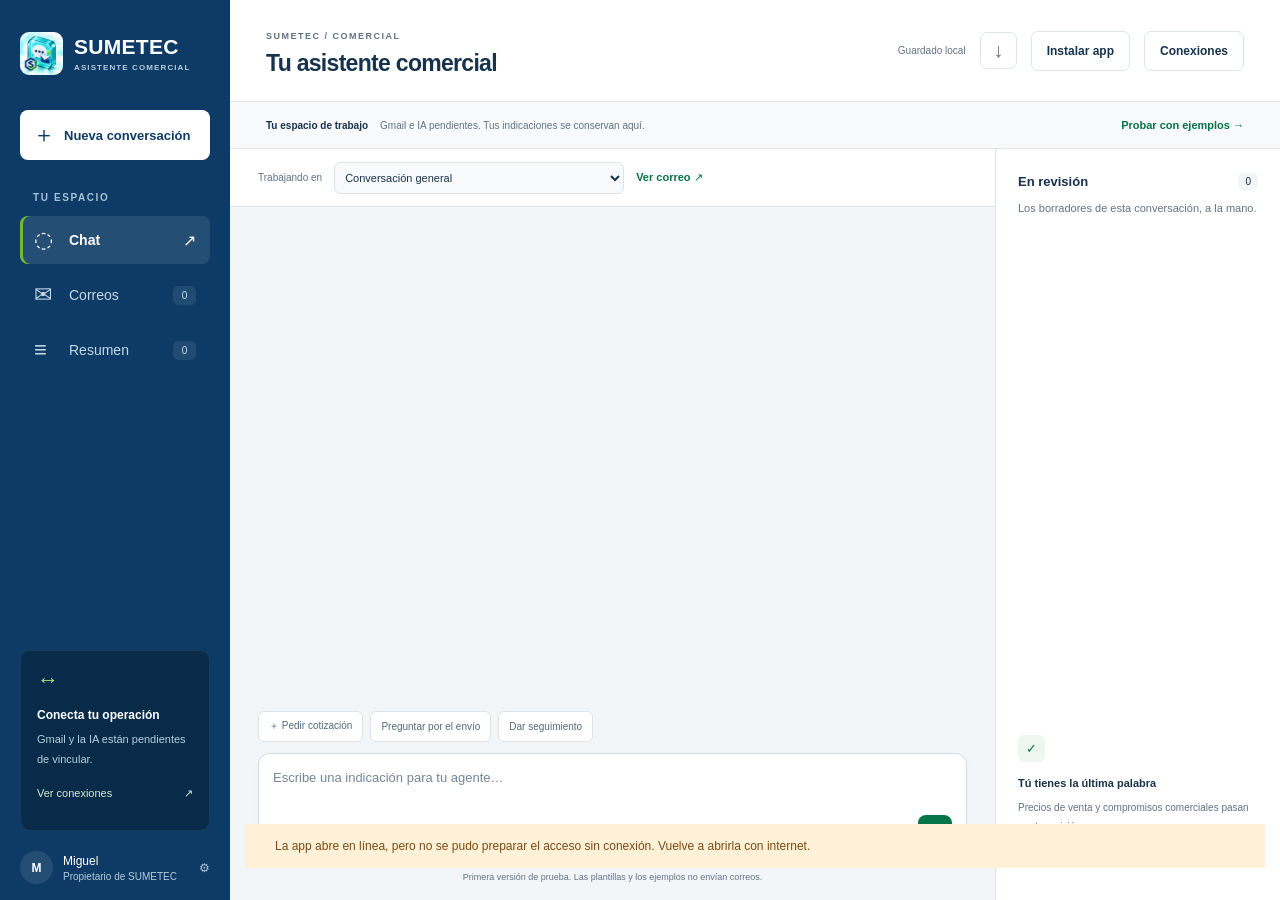
<file: ASISTENTE/index.html>
<!doctype html>
<html lang="es">
<head>
  <meta charset="utf-8"><meta name="viewport" content="width=device-width,initial-scale=1,viewport-fit=cover">
  <meta name="theme-color" content="#0D3B66"><meta name="description" content="Tu espacio comercial de SUMETEC: instrucciones, correos y borradores en una conversación.">
  <meta name="mobile-web-app-capable" content="yes"><meta name="apple-mobile-web-app-capable" content="yes"><meta name="apple-mobile-web-app-title" content="Asistente"><meta name="apple-mobile-web-app-status-bar-style" content="default">
  <link rel="manifest" href="manifest.json"><link rel="apple-touch-icon" href="icons/asistente-180.png">
  <meta http-equiv="Content-Security-Policy" content="default-src 'self'; script-src 'self'; style-src 'self'; img-src 'self' data:; connect-src 'self'; object-src 'none'; base-uri 'self'; form-action 'self'">
  <title>SUMETEC · Asistente comercial</title><link rel="icon" href="favicon.png" type="image/png" sizes="32x32"><link rel="stylesheet" href="styles.css">
</head>
<body>
<a class="skip" href="#main">Ir al contenido</a>
<div class="app-shell">
  <aside class="sidebar" aria-label="Navegación principal">
    <a class="brand" href="#chat" aria-label="SUMETEC Asistente"><img class="brand-icon" src="icons/asistente-192.png" alt=""><span>SUMETEC<small>ASISTENTE COMERCIAL</small></span></a>
    <button class="new-chat" data-action="general"><span aria-hidden="true">＋</span> Nueva conversación</button>
    <p class="nav-caption">TU ESPACIO</p>
    <nav><button class="nav-item active" data-view="chat"><span aria-hidden="true">◌</span> Chat <span class="nav-end">↗</span></button><button class="nav-item" data-view="mail"><span aria-hidden="true">✉</span> Correos <b id="mail-count">0</b></button><button class="nav-item" data-view="summary"><span aria-hidden="true">≡</span> Resumen <b id="draft-count">0</b></button></nav>
    <div class="sidebar-bottom"><div class="connection-card"><span class="connection-icon" aria-hidden="true">↔</span><strong>Conecta tu operación</strong><p>Gmail y la IA están pendientes de vincular.</p><button data-action="connections">Ver conexiones <span aria-hidden="true">↗</span></button></div><button class="owner" data-action="rules"><span class="avatar">M</span><span>Miguel<small>Propietario de SUMETEC</small></span><span aria-hidden="true">⚙</span></button></div>
  </aside>
  <main id="main" tabindex="-1">
    <header class="topbar"><div><span class="eyebrow">SUMETEC / COMERCIAL</span><h1 id="page-title">Tu asistente comercial</h1></div><div class="top-actions"><span id="save-state" class="save-state">Guardado local</span><button class="icon-button" data-action="export" aria-label="Exportar respaldo" title="Exportar respaldo">↓</button><button id="install-app" class="button subtle" type="button">Instalar app</button><button class="button subtle" data-action="connections">Conexiones</button></div></header>
    <div id="storage-warning" class="warning" role="alert" hidden></div>
    <div class="modebar"><span id="mode-label">Tu espacio de trabajo</span><span class="mode-description" id="mode-description">Gmail e IA pendientes. Tus indicaciones se conservan aquí.</span><button id="mode-toggle" data-action="toggle-demo">Probar con ejemplos <span aria-hidden="true">→</span></button></div>
    <section id="chat-view" class="view chat-layout" aria-label="Chat con el asistente">
      <div class="conversation">
        <div class="context-bar"><span class="context-label">Trabajando en</span><label class="sr-only" for="context-select">Correo o conversación actual</label><select id="context-select"><option value="">Conversación general</option></select><button class="text-button" data-action="open-context">Ver correo <span aria-hidden="true">↗</span></button></div>
        <div id="chat-log" class="chat-log" role="log" aria-label="Mensajes" aria-live="polite"></div>
        <div class="composer-area"><div class="quick-actions"><button data-template="quote">＋ Pedir cotización</button><button data-template="shipping">Preguntar por el envío</button><button data-template="followup">Dar seguimiento</button></div><form id="chat-form" class="composer"><label class="sr-only" for="instruction">Indicación para el agente</label><textarea id="instruction" rows="2" maxlength="4000" placeholder="Escribe una indicación para tu agente…"></textarea><div class="composer-bottom"><span>Enter para guardar · Mayús + Enter para otra línea</span><button type="submit" class="send-button" aria-label="Guardar indicación">↑</button></div></form><p class="composer-note">Primera versión de prueba. Las plantillas y los ejemplos no envían correos.</p></div>
      </div>
      <aside class="review-panel" aria-label="Borradores en revisión"><div class="panel-heading"><h2>En revisión</h2><span id="review-count">0</span></div><p class="panel-intro">Los borradores de esta conversación, a la mano.</p><div id="review-list"></div><div class="rules-note"><span class="rule-icon" aria-hidden="true">✓</span><strong>Tú tienes la última palabra</strong><p>Precios de venta y compromisos comerciales pasan por tu revisión.</p><button class="text-button" data-action="rules">Ver reglas del asistente →</button></div></aside>
    </section>
    <section id="mail-view" class="view content-view" aria-label="Conversaciones de correo" hidden><div class="section-heading"><div><h2>Todo empieza con una conversación</h2><p>Revisa el correo y dale una indicación al agente.</p></div><button class="button primary" data-action="add-mail">＋ Agregar correo</button></div><div class="search-box"><span aria-hidden="true">⌕</span><label class="sr-only" for="mail-search">Buscar correos</label><input id="mail-search" placeholder="Buscar proveedor, asunto o correo…" type="search"></div><div id="mail-list" class="mail-list"></div><p class="footnote">Los correos agregados aquí son manuales. Gmail todavía no está sincronizado.</p></section>
    <section id="summary-view" class="view content-view" aria-label="Resumen comercial" hidden><div class="section-heading"><div><h2>Tu operación, de un vistazo</h2><p>Lo que preparaste y lo que sigue pendiente.</p></div><button class="button subtle" data-action="export">Exportar respaldo ↓</button></div><div id="summary-stats" class="summary-stats"></div><div class="summary-columns"><div><h3>Borradores para revisar</h3><div id="summary-drafts"></div></div><div><h3>Indicaciones pendientes</h3><div id="summary-tasks"></div></div></div><div class="summary-notice"><strong>Decisiones con respaldo</strong><p>Este resumen cuenta conversaciones, borradores e indicaciones. La comparación de cotizaciones y el costo puesto en Tijuana estarán disponibles al conectar las fuentes y la IA.</p></div></section>
  </main>
</div>
<dialog id="modal"><div class="dialog-top"><h2 id="modal-title"></h2><button class="icon-button" data-action="close-modal" aria-label="Cerrar ventana">×</button></div><div id="modal-body"></div></dialog>
<div id="toast" role="status" aria-live="polite" hidden></div>
<noscript>Activa JavaScript para usar las conversaciones y guardar borradores en este navegador.</noscript>
<aside id="pwa-update" class="pwa-update" role="status" hidden><div><strong>Actualización disponible</strong><p id="pwa-update-text">Tu trabajo se conserva. Actualiza cuando termines.</p></div><button id="pwa-update-button" class="button primary" type="button">Actualizar app</button></aside>
<p id="pwa-status" class="warning" role="status" hidden></p>
<dialog id="install-help"><div class="dialog-top"><h2>Instalar SUMETEC Asistente</h2><button id="close-install-help" class="icon-button" aria-label="Cerrar ayuda de instalación" type="button">×</button></div><div class="install-help-body"><p>La app se abre con su icono y en una ventana independiente.</p><ul><li><strong>Android:</strong> abre el menú de Chrome y elige «Instalar app» o «Agregar a pantalla principal».</li><li><strong>iPhone o iPad:</strong> abre la app en Safari, toca Compartir y elige «Agregar a pantalla de inicio».</li><li><strong>Computadora:</strong> en Chrome o Edge usa «Instalar» en la barra de direcciones o en el menú del navegador.</li></ul><p>Para instalarla en tu celular necesita un enlace HTTPS, como tus otras apps. El acceso local de prueba sólo corresponde a esta computadora.</p></div></dialog>
<script type="module" src="app.mjs"></script><script type="module" src="pwa.js"></script>
</body></html>
</file>
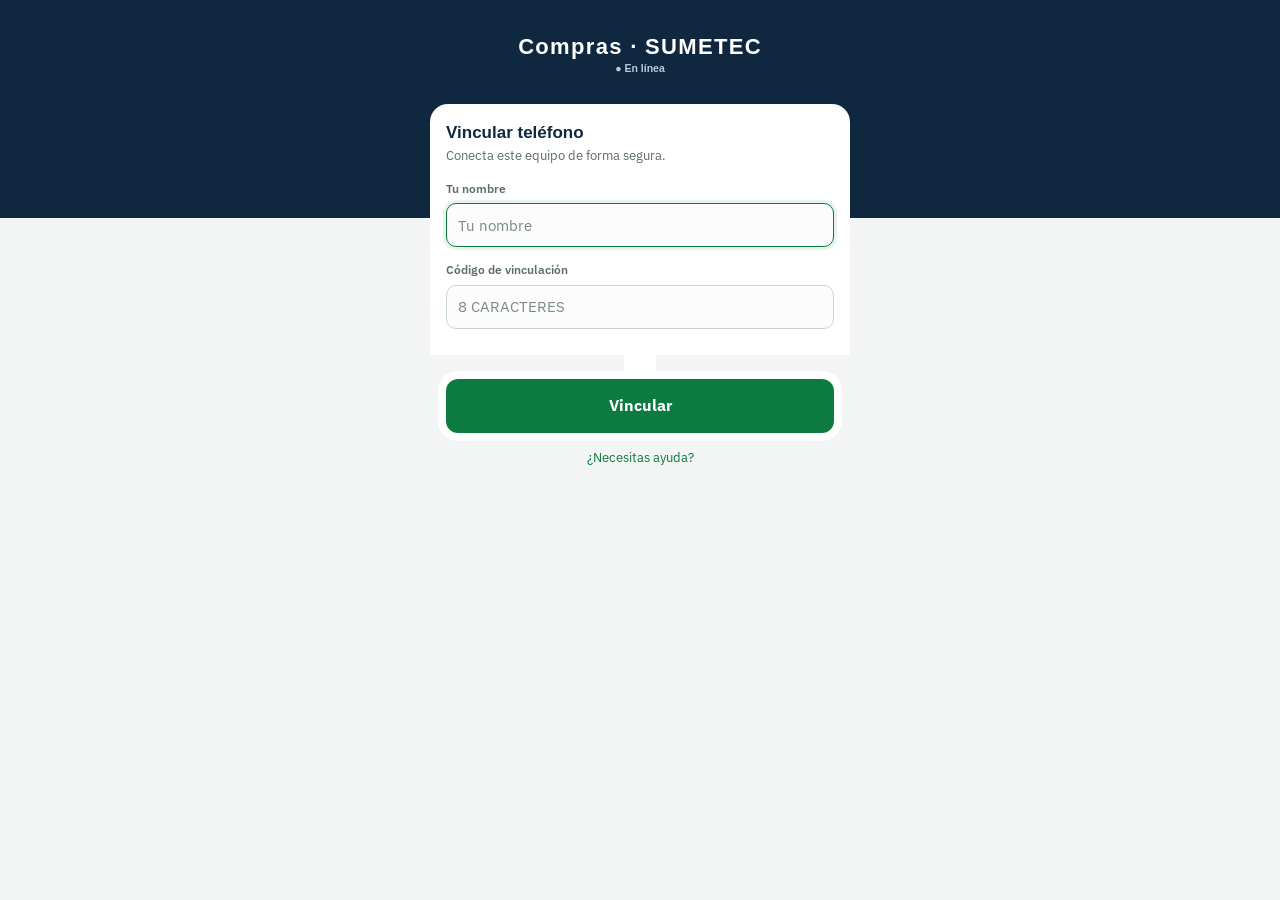
<file: COMPRAS/index.html>
<!doctype html>
<html lang="es">
<head>
  <meta charset="utf-8">
  <meta name="viewport" content="width=device-width, initial-scale=1">
  <title>SUMETEC · Compras</title>
</head>
<body>
  <p>Abriendo Compras… <a id="abrir" href="./compras.html">Abrir la app</a></p>
  <script>
    const destino = './compras.html' + location.search + location.hash;
    document.getElementById('abrir').href = destino;
    location.replace(destino);
  </script>
</body>
</html>
</file>
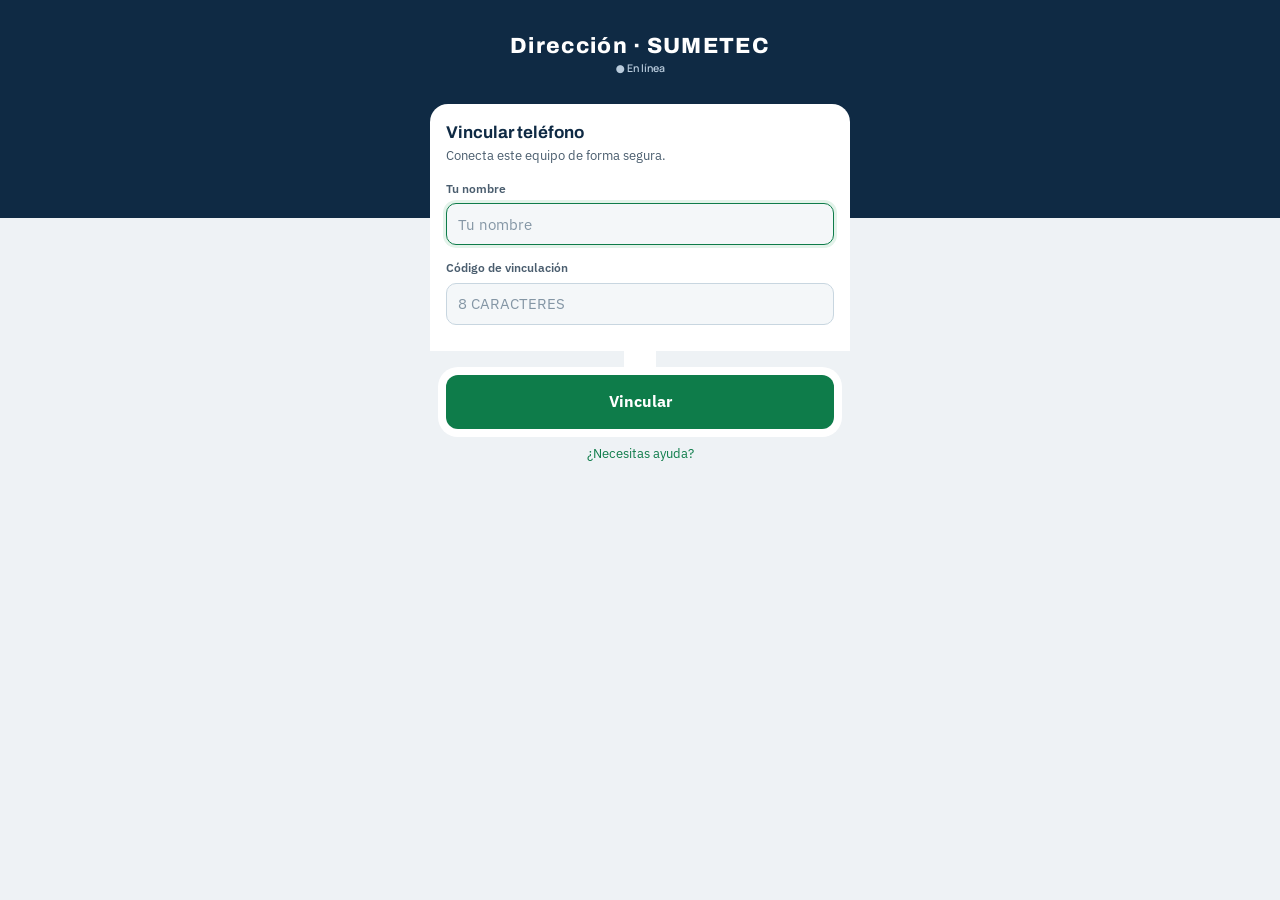
<file: DIRECCION/index.html>
<!doctype html>
<html lang="es">
<head>
  <meta charset="utf-8">
  <meta name="viewport" content="width=device-width, initial-scale=1">
  <title>SUMETEC · Dirección</title>
</head>
<body>
  <p>Abriendo Dirección… <a id="abrir" href="./direccion.html">Abrir la app</a></p>
  <script>
    const destino = './direccion.html' + location.search + location.hash;
    document.getElementById('abrir').href = destino;
    location.replace(destino);
  </script>
</body>
</html>
</file>
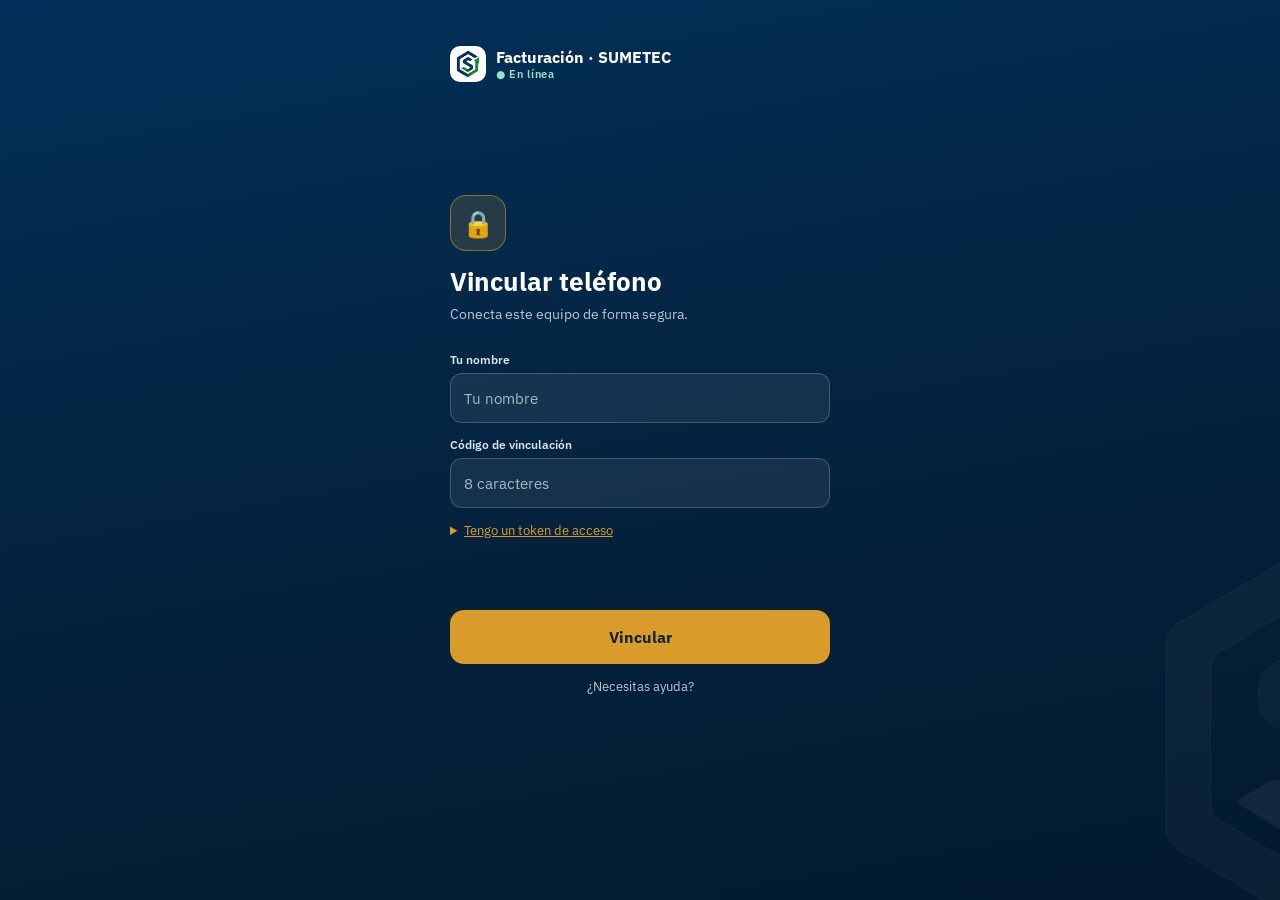
<file: FACTURACION/index.html>
<!doctype html>
<html lang="es">
<head>
  <meta charset="utf-8">
  <meta name="viewport" content="width=device-width, initial-scale=1">
  <title>SUMETEC · Facturación</title>
</head>
<body>
  <p>Abriendo Facturación… <a id="abrir" href="./facturas.html">Abrir la app</a></p>
  <script>
    const destino = './facturas.html' + location.search + location.hash;
    document.getElementById('abrir').href = destino;
    location.replace(destino);
  </script>
</body>
</html>
</file>
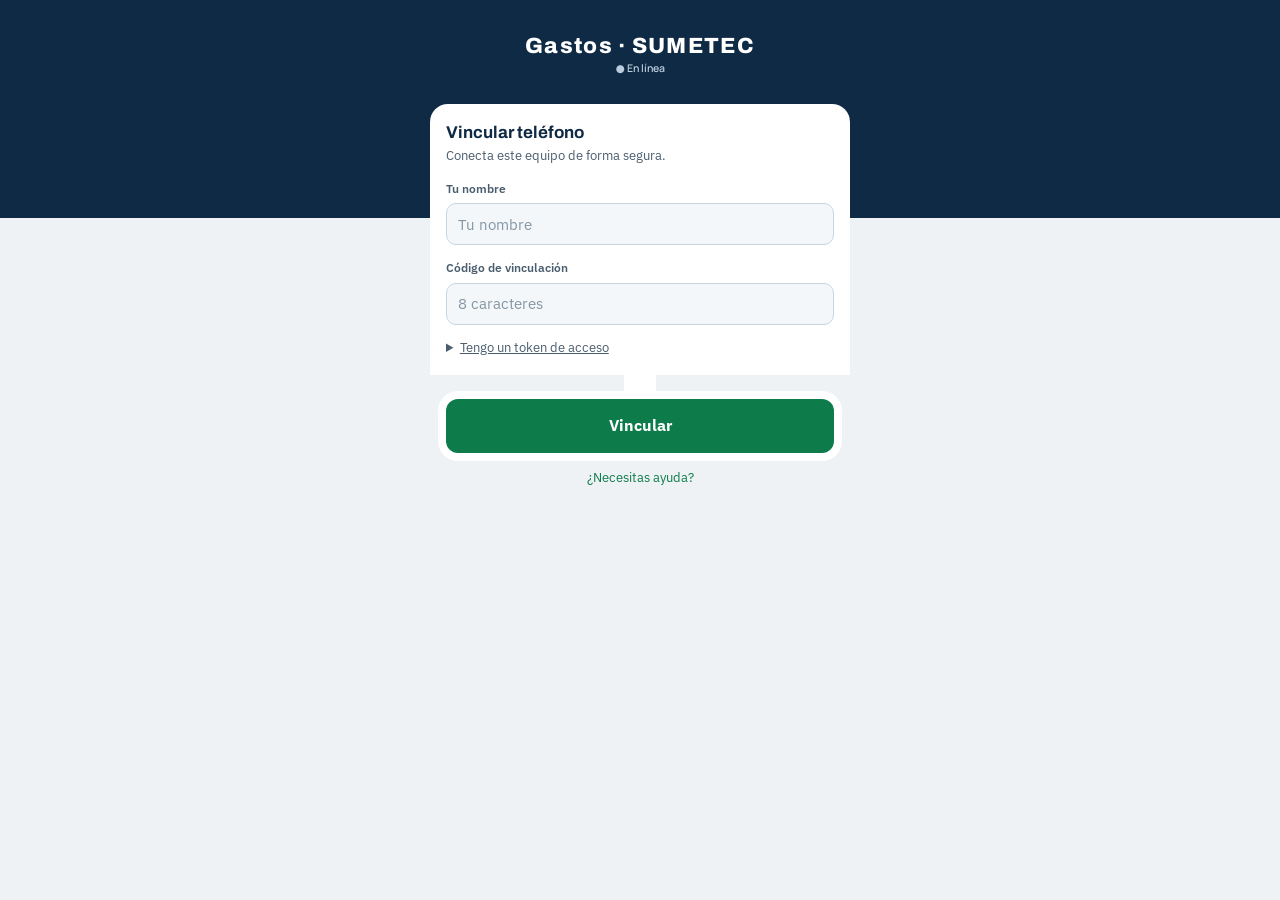
<file: GASTOS/index.html>
<!doctype html>
<html lang="es">
<head>
  <meta charset="utf-8">
  <meta name="viewport" content="width=device-width, initial-scale=1">
  <title>SUMETEC · Gastos</title>
</head>
<body>
  <p>Abriendo Gastos… <a id="abrir" href="./gastos.html">Abrir la app</a></p>
  <script>
    const destino = './gastos.html' + location.search + location.hash;
    document.getElementById('abrir').href = destino;
    location.replace(destino);
  </script>
</body>
</html>
</file>
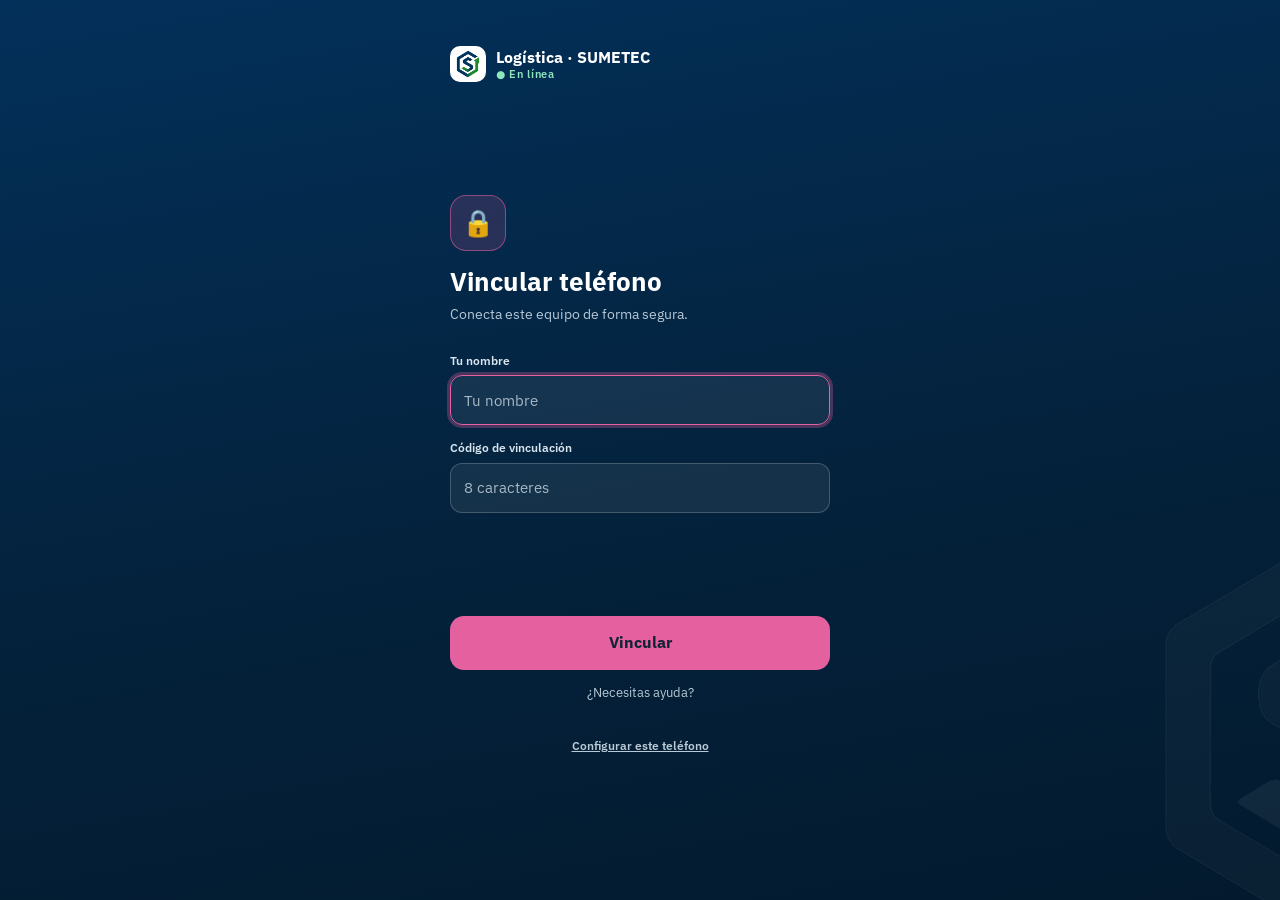
<file: LOGISTICA/index.html>
<!doctype html>
<html lang="es">
<head>
  <meta charset="utf-8">
  <meta name="viewport" content="width=device-width, initial-scale=1">
  <title>SUMETEC · Logística</title>
</head>
<body>
  <p>Abriendo Logística… <a id="abrir" href="./logistica.html">Abrir la app</a></p>
  <script>
    const destino = './logistica.html' + location.search + location.hash;
    document.getElementById('abrir').href = destino;
    location.replace(destino);
  </script>
</body>
</html>
</file>
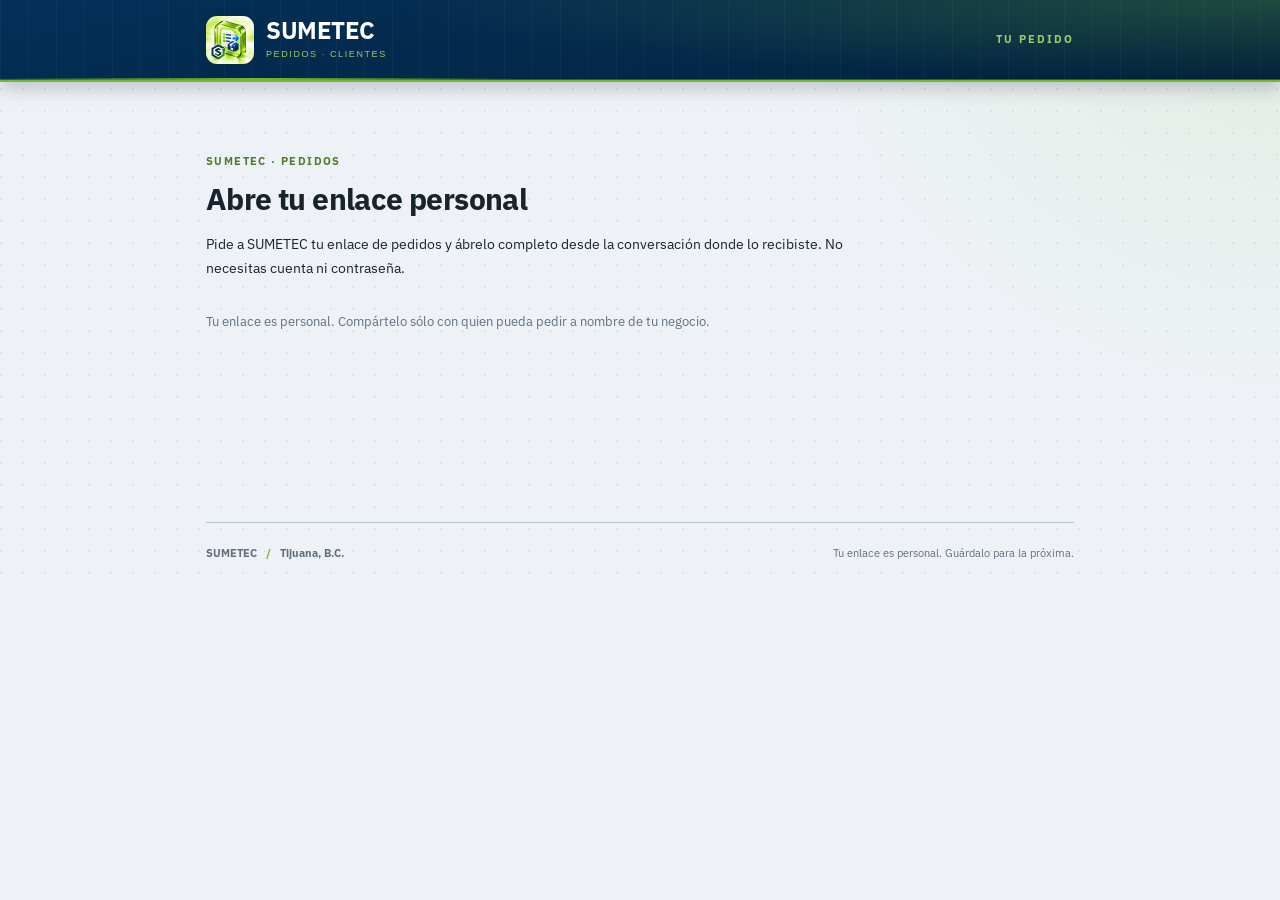
<file: PEDIDOS/index.html>
<!doctype html>
<html lang="es-MX" data-app="pedidos">
<head>
  <meta charset="utf-8">
  <meta name="viewport" content="width=device-width,initial-scale=1, viewport-fit=cover">
  <meta name="theme-color" content="#76B82A">
  <meta name="apple-mobile-web-app-capable" content="yes">
  <meta name="apple-mobile-web-app-status-bar-style" content="default">
  <meta name="apple-mobile-web-app-title" content="Pedidos">
  <meta name="referrer" content="no-referrer">
  <meta name="color-scheme" content="light">
  <meta name="description" content="Prepara tu pedido SUMETEC con tus especificaciones y cantidades. Te confirmamos precio y existencia.">
  <title>Tu pedido · SUMETEC</title>
  <link rel="manifest" href="manifest.json">
  <link rel="icon" href="logos/sumetec-pedidos-192.png" type="image/png">
  <link rel="apple-touch-icon" sizes="180x180" href="logos/sumetec-pedidos-180.png">
  <link rel="stylesheet" href="sumetec-tema.css">
  <link rel="stylesheet" href="estilos.css">
  <link rel="stylesheet" href="sumetec-v3.css">
  <link rel="stylesheet" href="pedidos-estandar.css">
  <script src="version.js" defer></script>
  <script src="config.js" defer></script>
  <script src="portal.js" defer></script>
  <script src="sumetec-atras.js" defer></script>
  <script src="pwa.js" defer></script>
</head>
<body>
  <a class="skip-link" href="#main">Ir a mis productos</a>
  <header class="masthead">
    <div class="masthead-inner"><div class="brand" aria-label="SUMETEC Pedidos"><img class="brand-app-icon" src="logos/sumetec-pedidos-192.png" alt="" width="48" height="48"><span>SUMETEC<small>PEDIDOS · CLIENTES</small></span></div><span class="header-label">TU PEDIDO</span></div>
  </header>
  <main id="main" class="page">
    <section id="setup" class="setup" aria-labelledby="setup-title">
      <p class="eyebrow">SUMETEC · PEDIDOS</p><h1 id="setup-title">Abriendo tu espacio…</h1><p id="setup-message">Un momento mientras preparamos tus productos.</p>
      <p class="quiet">Tu enlace es personal. Compártelo sólo con quien pueda pedir a nombre de tu negocio.</p>
    </section>
    <div id="workspace" hidden>
      <div id="demo-banner" class="demo-banner" hidden>DEMOSTRACIÓN LOCAL · Productos inventados. No se envían pedidos reales.</div>
      <section class="intro" aria-labelledby="welcome-title">
        <div><p id="customer" class="eyebrow">Tu espacio de pedidos</p><h1 id="welcome-title">Las mismas medidas.<br><span>Sin volver a explicarlas.</span></h1><p>Recuerda lo que llevaste, agrega cantidades y envíanos tu pedido.</p></div>
        <div class="intro-note"><span class="note-rule" aria-hidden="true"></span><strong>Nosotros te confirmamos precio y existencia.</strong><span>Armar tu pedido no genera un cobro.</span></div>
      </section>
      <div id="notice" class="notice" role="status" aria-live="polite" aria-atomic="true"></div>
      <div class="workspace-grid">
        <section class="selection" aria-labelledby="section-title">
          <nav class="views" aria-label="Productos para tu pedido">
            <button type="button" data-view="ultimo" aria-pressed="true">Última compra</button><button type="button" data-view="frecuentes" aria-pressed="false">Más frecuentes</button><button type="button" data-view="catalogo" aria-pressed="false">Todo el catálogo</button>
          </nav>
          <div class="section-heading"><div><h2 id="section-title">Tu última compra</h2><p id="history-date" class="quiet"></p></div><button id="reload-data" class="text-button" type="button">Actualizar</button></div>
          <div class="search-wrap"><label for="search">Buscar por código, medida o descripción</label><input id="search" type="search" placeholder="Ej. tornillo lámina negro" autocomplete="off" maxlength="150"><span class="search-symbol" aria-hidden="true">⌕</span></div>
          <p id="result-count" class="result-count" aria-live="polite"></p>
          <div id="products" class="products"></div><p id="empty-products" class="empty-state" hidden></p>
        </section>
        <aside id="cart" class="cart" aria-labelledby="cart-title">
          <div class="cart-heading"><div><p class="eyebrow">PARA SUMETEC</p><h2 id="cart-title" tabindex="-1">Tu pedido</h2></div><span id="cart-count" class="count">0</span></div>
          <p id="cart-empty" class="empty-cart">Agrega un producto de la lista.<br>Aquí puedes ajustar las cantidades.</p><ul id="cart-lines" class="cart-lines"></ul>
          <div class="note-field"><label for="note">¿Algo que debamos saber? <span>Opcional</span></label><textarea id="note" rows="3" maxlength="1000" placeholder="Ej. necesito recoger el viernes"></textarea><span id="note-count" class="note-count">0/1000</span></div>
          <button id="review" class="button primary wide" type="button" disabled>Revisar pedido</button><p class="cart-disclaimer">Solicitud sujeta a confirmación de SUMETEC.</p>
          <section id="pending" class="pending" aria-labelledby="pending-title" hidden><h3 id="pending-title">Pedido en espera de confirmación</h3><p>Conservamos tus cantidades para evitar duplicados. Consulta si llegó o reintenta el mismo pedido.</p><button id="check-status" type="button" class="button secondary wide">Consultar si llegó</button><button id="retry-send" type="button" class="text-button wide">Reintentar el mismo pedido</button><button id="correct-order" type="button" class="text-button wide">Corregir pedido</button><p>Para corregirlo, comprobamos primero si ya llegó. Si SUMETEC ya lo recibió, te mostraremos su folio.</p></section>
          <section id="receipt" class="receipt" tabindex="-1" aria-labelledby="receipt-title" hidden><span class="receipt-check" aria-hidden="true">✓</span><h3 id="receipt-title">Gracias. Ya lo recibimos.</h3><p id="receipt-folio" class="receipt-folio"></p><p id="receipt-status"></p><p>SUMETEC te confirma precio y existencia. Este folio es tu comprobante de solicitud.</p><button id="new-order" class="button secondary wide" type="button">Iniciar otro pedido</button></section>
        </aside>
      </div>
      <button id="jump-cart" type="button" class="mobile-cart"><span id="cart-label">0 productos en tu pedido</span><strong>Ver pedido →</strong></button>
    </div>
    <footer><span>SUMETEC <span aria-hidden="true">/</span> Tijuana, B.C.</span><span>Tu enlace es personal. Guárdalo para la próxima.</span></footer>
  </main>
  <dialog id="review-dialog" aria-labelledby="review-title" aria-describedby="review-help"><div class="dialog-heading"><h2 id="review-title">Revisa tu pedido</h2><button id="close-review" type="button" class="close-button" aria-label="Cerrar revisión" autofocus>×</button></div><p id="review-help">Verifica medidas y cantidades. Te confirmamos precio y existencia después de recibirlo.</p><ul id="review-lines" class="review-lines"></ul><p class="eyebrow">TU NOTA</p><p id="review-note"></p><button id="confirm-send" class="button primary wide" type="button">Enviar solicitud a SUMETEC</button><p class="cart-disclaimer">No genera un cobro ni confirma existencias.</p></dialog>
</body>
</html>
</file>
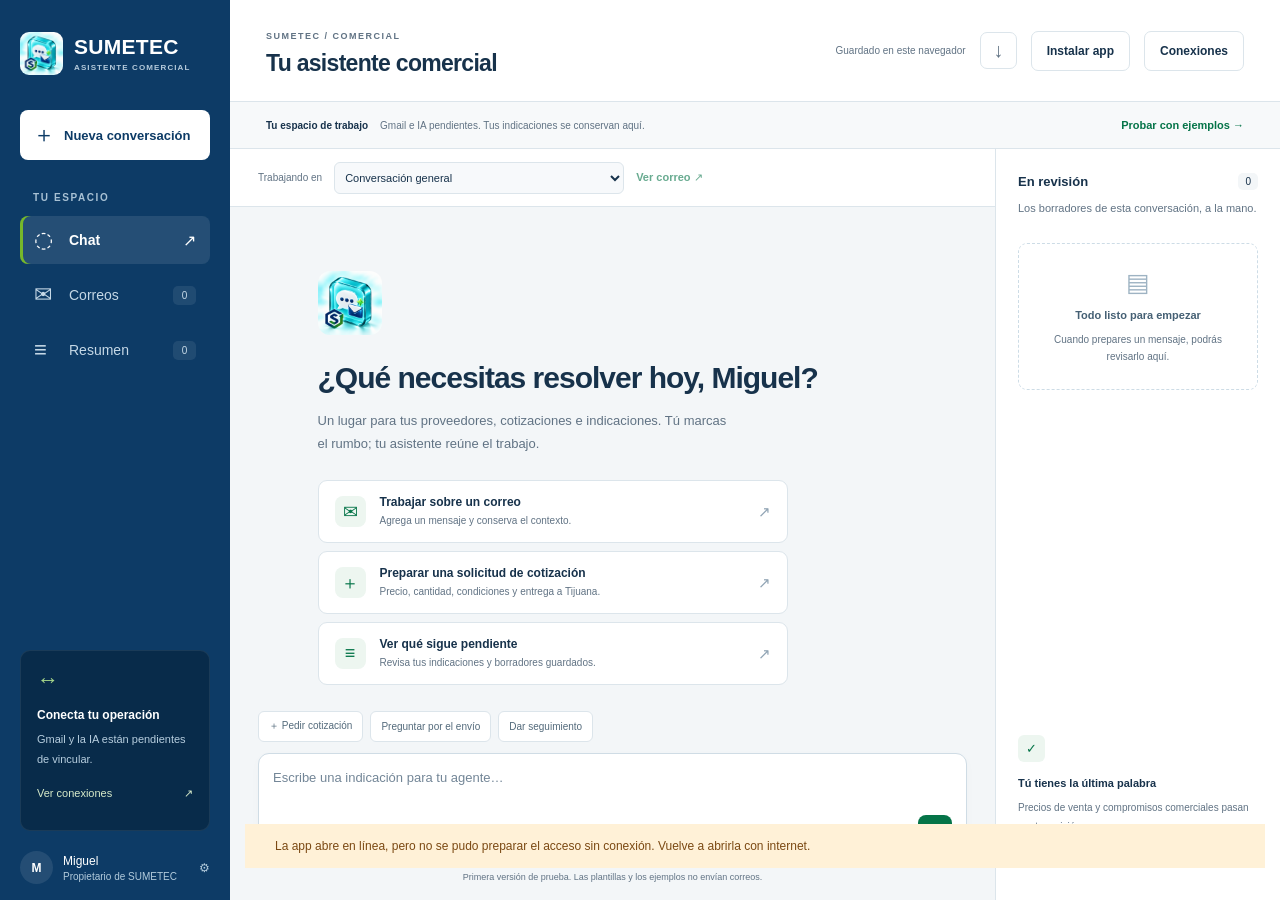
<file: ASISTENTE/asistente.html>
<!doctype html>
<html lang="es">
<head>
  <meta charset="utf-8"><meta name="viewport" content="width=device-width,initial-scale=1,viewport-fit=cover">
  <meta name="theme-color" content="#0D3B66"><meta name="description" content="Tu espacio comercial de SUMETEC: instrucciones, correos y borradores en una conversación.">
  <meta name="mobile-web-app-capable" content="yes"><meta name="apple-mobile-web-app-capable" content="yes"><meta name="apple-mobile-web-app-title" content="Asistente"><meta name="apple-mobile-web-app-status-bar-style" content="default">
  <link rel="manifest" href="manifest.json"><link rel="apple-touch-icon" href="icons/asistente-180.png">
  <meta http-equiv="Content-Security-Policy" content="default-src 'self'; script-src 'self'; style-src 'self'; img-src 'self' data:; connect-src 'self'; object-src 'none'; base-uri 'self'; form-action 'self'">
  <title>SUMETEC · Asistente comercial</title><link rel="icon" href="favicon.png" type="image/png" sizes="32x32"><link rel="stylesheet" href="styles.css">
</head>
<body>
<a class="skip" href="#main">Ir al contenido</a>
<div class="app-shell">
  <aside class="sidebar" aria-label="Navegación principal">
    <a class="brand" href="#chat" aria-label="SUMETEC Asistente"><img class="brand-icon" src="icons/asistente-192.png" alt=""><span>SUMETEC<small>ASISTENTE COMERCIAL</small></span></a>
    <button class="new-chat" data-action="general"><span aria-hidden="true">＋</span> Nueva conversación</button>
    <p class="nav-caption">TU ESPACIO</p>
    <nav><button class="nav-item active" data-view="chat"><span aria-hidden="true">◌</span> Chat <span class="nav-end">↗</span></button><button class="nav-item" data-view="mail"><span aria-hidden="true">✉</span> Correos <b id="mail-count">0</b></button><button class="nav-item" data-view="summary"><span aria-hidden="true">≡</span> Resumen <b id="draft-count">0</b></button></nav>
    <div class="sidebar-bottom"><div class="connection-card"><span class="connection-icon" aria-hidden="true">↔</span><strong>Conecta tu operación</strong><p>Gmail y la IA están pendientes de vincular.</p><button data-action="connections">Ver conexiones <span aria-hidden="true">↗</span></button></div><button class="owner" data-action="rules"><span class="avatar">M</span><span>Miguel<small>Propietario de SUMETEC</small></span><span aria-hidden="true">⚙</span></button></div>
  </aside>
  <main id="main" tabindex="-1">
    <header class="topbar"><div><span class="eyebrow">SUMETEC / COMERCIAL</span><h1 id="page-title">Tu asistente comercial</h1></div><div class="top-actions"><span id="save-state" class="save-state">Preparando guardado…</span><button class="icon-button" data-action="export" aria-label="Exportar respaldo" title="Exportar respaldo">↓</button><button id="install-app" class="button subtle" type="button">Instalar app</button><button class="button subtle" data-action="connections">Conexiones</button></div></header>
    <div id="storage-warning" class="warning" role="alert" hidden></div>
    <div id="writer-warning" class="warning writer-warning" role="status" hidden><span id="writer-message"></span><button class="button subtle" data-action="resume-writer">Retomar edición</button></div>
    <div class="modebar"><span id="mode-label">Tu espacio de trabajo</span><span class="mode-description" id="mode-description">Gmail e IA pendientes. Tus indicaciones se conservan aquí.</span><button id="mode-toggle" data-action="toggle-demo">Probar con ejemplos <span aria-hidden="true">→</span></button></div>
    <section id="chat-view" class="view chat-layout" aria-label="Chat con el asistente">
      <div class="conversation">
        <div class="context-bar"><span class="context-label">Trabajando en</span><label class="sr-only" for="context-select">Correo o conversación actual</label><select id="context-select"><option value="">Conversación general</option></select><button class="text-button" data-action="open-context">Ver correo <span aria-hidden="true">↗</span></button></div>
        <div id="chat-log" class="chat-log" role="log" aria-label="Mensajes" aria-live="polite"></div>
        <div class="composer-area"><div class="quick-actions"><button data-template="quote" data-write>＋ Pedir cotización</button><button data-template="shipping" data-write>Preguntar por el envío</button><button data-template="followup" data-write>Dar seguimiento</button></div><form id="chat-form" class="composer"><label class="sr-only" for="instruction">Indicación para el agente</label><textarea id="instruction" rows="2" maxlength="4000" placeholder="Escribe una indicación para tu agente…" disabled></textarea><div class="composer-bottom"><span>Enter para guardar · Mayús + Enter para otra línea</span><button type="submit" class="send-button" aria-label="Guardar indicación" data-write>↑</button></div></form><p class="composer-note">Primera versión de prueba. Las plantillas y los ejemplos no envían correos.</p></div>
      </div>
      <aside class="review-panel" aria-label="Borradores en revisión"><div class="panel-heading"><h2>En revisión</h2><span id="review-count">0</span></div><p class="panel-intro">Los borradores de esta conversación, a la mano.</p><div id="review-list"></div><div class="rules-note"><span class="rule-icon" aria-hidden="true">✓</span><strong>Tú tienes la última palabra</strong><p>Precios de venta y compromisos comerciales pasan por tu revisión.</p><button class="text-button" data-action="rules">Ver reglas del asistente →</button></div></aside>
    </section>
    <section id="mail-view" class="view content-view" aria-label="Conversaciones de correo" hidden><div class="section-heading"><div><h2>Todo empieza con una conversación</h2><p>Revisa el correo y dale una indicación al agente.</p></div><button class="button primary" data-action="add-mail" data-write>＋ Agregar correo</button></div><div class="search-box"><span aria-hidden="true">⌕</span><label class="sr-only" for="mail-search">Buscar correos</label><input id="mail-search" placeholder="Buscar proveedor, asunto o correo…" type="search"></div><div id="mail-list" class="mail-list"></div><p class="footnote">Los correos agregados aquí son manuales. Gmail todavía no está sincronizado.</p></section>
    <section id="summary-view" class="view content-view" aria-label="Resumen comercial" hidden><div class="section-heading"><div><h2>Tu operación, de un vistazo</h2><p>Lo que preparaste y lo que sigue pendiente.</p></div><div class="backup-actions"><button class="button subtle" data-action="export">Exportar respaldo ↓</button><button class="button subtle" data-action="import">Importar respaldo</button></div></div><div id="summary-stats" class="summary-stats"></div><section class="followup-section" aria-labelledby="followup-title"><div class="section-heading"><div><h3 id="followup-title">Agenda de proveedores</h3><p>Primero los contactos más próximos; después, las conversaciones más antiguas.</p></div><label class="field">Mostrar<select id="followup-filter"><option value="open">Pendientes y esperando</option><option value="pending">Pendiente</option><option value="waiting">Esperando proveedor</option><option value="resolved">Resuelto</option><option value="all">Todos</option></select></label></div><div id="followup-list"></div><p class="footnote">Seguimiento manual. La fecha es tu próximo contacto; no programa un envío automático.</p></section><div class="summary-columns"><div><h3>Borradores para revisar</h3><div id="summary-drafts"></div></div><div><h3>Indicaciones pendientes</h3><div id="summary-tasks"></div></div></div><div class="summary-notice"><strong>Decisiones con respaldo</strong><p>Este resumen cuenta conversaciones, borradores e indicaciones. La comparación de cotizaciones y el costo puesto en Tijuana estarán disponibles al conectar las fuentes y la IA.</p></div></section>
  </main>
</div>
<dialog id="modal"><div class="dialog-top"><h2 id="modal-title"></h2><button class="icon-button" data-action="close-modal" aria-label="Cerrar ventana">×</button></div><div id="modal-body"></div></dialog>
<div id="toast" role="status" aria-live="polite" hidden></div>
<noscript>Activa JavaScript para usar las conversaciones y guardar borradores en este navegador.</noscript>
<aside id="pwa-update" class="pwa-update" role="status" hidden><div><strong>Actualización disponible</strong><p id="pwa-update-text">Tu trabajo se conserva. Actualiza cuando termines.</p></div><button id="pwa-update-button" class="button primary" type="button">Actualizar app</button></aside>
<p id="pwa-status" class="warning" role="status" hidden></p>
<dialog id="install-help"><div class="dialog-top"><h2>Instalar SUMETEC Asistente</h2><button id="close-install-help" class="icon-button" aria-label="Cerrar ayuda de instalación" type="button">×</button></div><div class="install-help-body"><p>La app se abre con su icono y en una ventana independiente.</p><ul><li><strong>Android:</strong> abre el menú de Chrome y elige «Instalar app» o «Agregar a pantalla principal».</li><li><strong>iPhone o iPad:</strong> abre la app en Safari, toca Compartir y elige «Agregar a pantalla de inicio».</li><li><strong>Computadora:</strong> en Chrome o Edge usa «Instalar» en la barra de direcciones o en el menú del navegador.</li></ul><p>Para instalarla en tu celular necesita un enlace HTTPS, como tus otras apps. El acceso local de prueba sólo corresponde a esta computadora.</p></div></dialog>
<script type="module" src="app.mjs"></script><script type="module" src="pwa.js"></script>
</body></html>
</file>
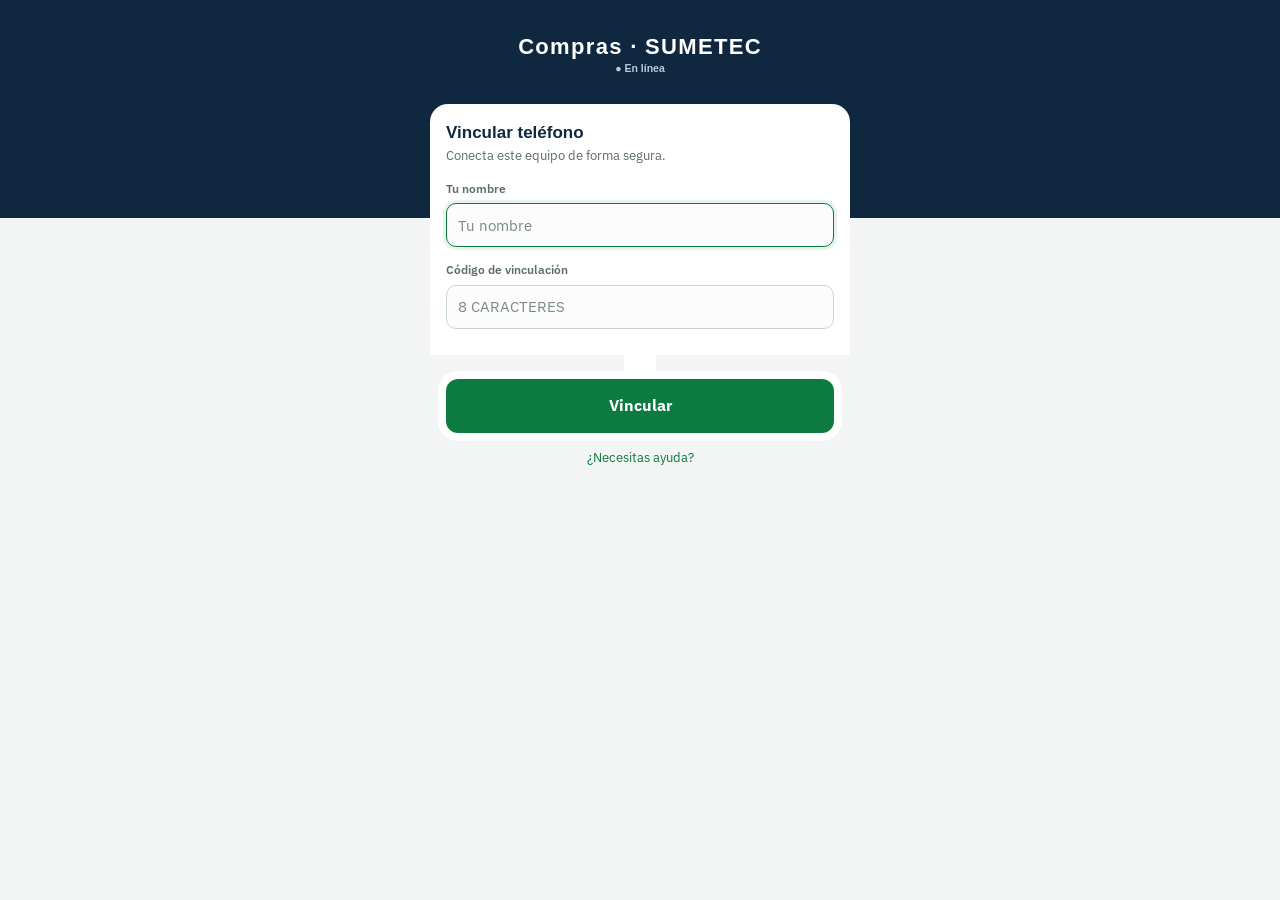
<file: COMPRAS/compras.html>
<!doctype html>
<html data-sync-app="compras" lang="es" data-app="compras" data-ui="mejorada">
<head>
  <meta charset="utf-8">
  <meta name="viewport" content="width=device-width,initial-scale=1, viewport-fit=cover">
  <meta name="theme-color" content="#023561">
  <link rel="manifest" href="manifest.json">
  <link rel="icon" href="logos/sumetec-compras.png" type="image/png">
  <link rel="apple-touch-icon" href="logos/sumetec-compras.png">
  <!-- tema-inicial.js va ANTES del CSS (elige día/noche sin parpadeo) --
       mismo tema del ERP, generado por 16.- IDENTIDAD-NEGOCIO/generar_tema.py.
       No editar sumetec-tema.css ni tema-inicial.js a mano. -->
  <script src="tema-inicial.js"></script>
  <!-- Diseño mejorado (2026-11-26): se ve en claro aunque el teléfono esté en oscuro; el botón del menú sigue mandando. -->
  <script>try{if(!localStorage.getItem('sumetec_tema'))document.documentElement.removeAttribute('data-tema')}catch(_){}</script>
  <link rel="stylesheet" href="sumetec-tema.css">
  <link rel="stylesheet" href="actualizacion.css">
  <link rel="stylesheet" href="estilos.css?v=20260924a">
  <link rel="stylesheet" href="acceso.css">
  <title>SUMETEC Compras</title>
<link rel="stylesheet" href="sumetec-mejorada.css">
<!-- Atrás del teléfono cierra lo último que se abrió (2026-10) -->
<script src="sumetec-atras.js" defer></script>
<script src="sumetec-foto.js" defer></script>
</head>
<body>
  <header class="sm-barra smx-top">
    <div class="smx-top-fila">
      <span class="barra-titulos smx-marca"><span class="barra-kicker smx-logo">SUME<b>TEC</b></span><span class="sm-barra-titulo smx-app">Compras</span></span>
      <div class="smx-acciones">
        <button type="button" id="smxAvisos" class="smx-avisos" aria-label="Avisos pendientes"><b>0</b> avisos</button>
        <button type="button" id="estado" class="sm-chip sm-chip-boton smx-enlinea" aria-label="Estado de envío (toca para enviar pendientes)">Sin conexión</button>
      </div>
    </div>
    <div class="cv-avance" aria-hidden="true">
      <div class="cv-pista"><i id="cv-barra"></i></div>
      <div class="cv-pasos"><span>Proveedor</span><span>Líneas</span><span>Pagos</span><span>Total</span></div>
    </div>
  </header>

  <!-- Rediseño 2026-09-24: enviar, tema y versión salen de la pantalla a este
       menú (mismo patrón que Dirección y Gastos). -->
  <div id="masMenu" class="mas-menu" hidden>
    <div class="mas-menu-grupo">
      <span class="mas-menu-titulo">Este teléfono</span>
      <button type="button" id="enviar-compras"><i class="bi bi-cloud-arrow-up" aria-hidden="true"></i><span>Enviar compras pendientes<small aria-hidden="true">Manda la cola al ERP</small></span></button>
      <button type="button" id="mEstado"><i class="bi bi-arrow-repeat" aria-hidden="true"></i><span>Estado de envío<small aria-hidden="true">Cola, último envío y conexión</small></span></button>
      <button type="button" id="mFacturas"><i class="bi bi-receipt" aria-hidden="true"></i><span>Pendientes de factura<small aria-hidden="true">Compras sin CFDI completo</small></span></button>
      <button type="button" id="mCalculadora"><i class="bi bi-calculator" aria-hidden="true"></i><span>Calculadora<small aria-hidden="true">Sumas rápidas sin salir de la app</small></span></button>
      <button type="button" id="mGestos"><i class="bi bi-chevron-right" aria-hidden="true"></i><span>Gestos de la app<small aria-hidden="true">Lo que puedes hacer deslizando</small></span></button>
      <button type="button" id="mErp"><i class="bi bi-shop" aria-hidden="true"></i><span>¿Qué es ERP?<small aria-hidden="true">Cómo llega tu compra a administración</small></span></button>
      <button type="button" id="mAyuda"><i class="bi bi-info-circle" aria-hidden="true"></i><span>¿Cómo usar?<small aria-hidden="true">Guía rápida de Compras</small></span></button>
      <button type="button" id="mLimpiar"><i class="bi bi-x-lg" aria-hidden="true"></i><span>Limpiar formulario<small aria-hidden="true">Empezar una captura nueva</small></span></button>
      <button type="button" id="mBloquear"><i class="bi bi-lock" aria-hidden="true"></i><span>Bloquear la app<small aria-hidden="true">Volver a pedir el PIN</small></span></button>
    </div>
    <div class="mas-menu-grupo">
      <span class="mas-menu-titulo">Ajustes</span>
      <button type="button" onclick="_cerrarMasMenu_();alternarTemaSumetec()"><i class="bi bi-moon-stars" aria-hidden="true"></i><span>Modo claro / oscuro<small aria-hidden="true">Cambia los colores</small></span></button>
      <button type="button" id="badgeVersion" onclick="_cerrarMasMenu_();_mostrarVersionInstalada()" title="Buscar actualización de software"><i class="bi bi-info-circle" aria-hidden="true"></i><span>Actualización de software<small aria-hidden="true">Buscar versión nueva</small></span></button>
      <div class="smx-peligro"><span>Zona de peligro</span><button type="button" onclick="_cerrarMasMenu_();limpiarCacheLocal()" title="Borrar los datos guardados en este teléfono"><i class="bi bi-trash" aria-hidden="true"></i><span>Borrar datos de este teléfono<small aria-hidden="true">Copias guardadas aquí</small></span></button></div>
    </div>
  </div>

  <div class="hoja">
    <main id="app"></main>
  </div>

  <nav class="smx-nav" aria-label="Navegación principal">
    <button type="button" id="navCap" class="activo"><svg viewBox="0 0 24 24" fill="none" stroke="currentColor" stroke-width="2.1" stroke-linecap="round" stroke-linejoin="round" aria-hidden="true"><path d="M4 2v20l2-1 2 1 2-1 2 1 2-1 2 1 2-1 2 1V2l-2 1-2-1-2 1-2-1-2 1-2-1-2 1z"/><path d="M8 7h8M8 11h8M8 15h5"/></svg><span>Capturar</span></button>
    <button type="button" id="navHis"><svg viewBox="0 0 24 24" fill="none" stroke="currentColor" stroke-width="2.1" stroke-linecap="round" stroke-linejoin="round" aria-hidden="true"><circle cx="12" cy="12" r="9"/><path d="M12 7v5l3 2"/></svg><span>Historial</span></button>
    <button type="button" id="btnMasMenu" aria-haspopup="true" aria-expanded="false" aria-controls="masMenu" aria-label="Más opciones"><svg viewBox="0 0 24 24" fill="none" stroke="currentColor" stroke-width="2.1" stroke-linecap="round" stroke-linejoin="round" aria-hidden="true"><circle cx="5" cy="12" r="1.4"/><circle cx="12" cy="12" r="1.4"/><circle cx="19" cy="12" r="1.4"/></svg><span>Más</span></button>
  </nav>

  <dialog id="eq-modal">
    <form method="dialog" onsubmit="return false">
      <h2>Vincular código del proveedor</h2>
      <p class="text-muted" style="font-size:13px">Dile a la app a qué producto tuyo equivale este código. Queda guardado: la próxima vez se traduce solo.</p>
      <label class="form-label" for="eq-cprov">Código del proveedor<input id="eq-cprov" class="form-control mono" readonly></label>
      <label class="form-label" for="eq-mio">Mi código<input id="eq-mio" class="form-control mono" list="dl-productos-compra" autocomplete="off" maxlength="10" oninput="_eqMioCambio_()"></label>
      <div id="eq-sugerencias" style="font-size:12px;margin-bottom:6px"></div>
      <div id="eq-mio-ayuda" class="text-muted" style="font-size:12px;margin-bottom:6px"></div>
      <label class="form-label" style="display:flex;gap:8px;align-items:center"><input id="eq-nuevo" type="checkbox" onchange="_eqMioCambio_()"> Es un producto nuevo (crearlo)</label>
      <label class="form-label" for="eq-desc" id="eq-desc-wrap" style="display:none">Descripción del producto nuevo<input id="eq-desc" class="form-control"></label>
      <label class="form-label" for="eq-factor">Factor: piezas mías por cada unidad del proveedor (caja de 100 → 100; pieza → 1)<input id="eq-factor" class="form-control" type="number" inputmode="decimal" min="0.0001" step="0.0001" value="1"></label>
      <p id="eq-error" class="text-rojo" role="alert"></p>
      <div class="fila">
        <button type="button" class="btn btn-outline-secondary" onclick="document.getElementById('eq-modal').close()">Cancelar</button>
        <button type="button" class="btn btn-success" onclick="_guardarEquivalenciaCompra_()"><i class="bi bi-check-circle"></i> Guardar</button>
      </div>
    </form>
  </dialog>

  <dialog id="evidencia-modal">
    <form method="dialog">
      <h2>¿Tienes foto del ticket o factura?</h2>
      <p class="text-muted">Sirve de evidencia de esta compra. Puedes omitirla, pero queda registrada como "sin evidencia".</p>
      <div class="fila">
        <button type="submit" value="foto" class="btn btn-success"><i class="bi bi-camera"></i> Tomar foto</button>
        <button type="submit" value="omitir" class="btn btn-outline-secondary">Omitir</button>
      </div>
    </form>
  </dialog>

  <dialog id="vincular" class="sumetec-acceso" style="--acento:#54c99a">
    <form method="dialog" class="sumetec-acceso-panel">
      <div class="sumetec-acceso-cabecera">
        <div class="sumetec-acceso-marca">Compras · SUMETEC<small>● En línea</small></div>
<details id="ayuda-compras" class="sumetec-acceso-ayuda sumetec-acceso-ayuda--solo-enlace"><summary aria-label="Información para vincular">i</summary>
          <div class="sumetec-acceso-ayuda-contenido"><div class="sumetec-acceso-ayuda-titulo"><strong>Ayuda de acceso</strong><button type="button" class="sumetec-acceso-ayuda-cerrar" aria-label="Cerrar ayuda" onclick="sumetecAbrirAyuda('ayuda-compras',true)">×</button></div><p>Pide a administración un código de vinculación de 8 caracteres y escribe tu nombre.</p><p>Después crea un PIN para proteger el acceso de este teléfono. Si olvidas tu PIN, vuelve a vincular este teléfono; lo que tengas pendiente se conserva.</p><button type="button" class="sumetec-acceso-ayuda-entendido" onclick="sumetecAbrirAyuda('ayuda-compras',true)">Entendido</button></div>
        </details>
      </div>
      <div class="sumetec-acceso-intro">
        <div class="sumetec-acceso-candado" aria-hidden="true">🔒</div>
        <h2>Vincular teléfono</h2>
        <p class="sumetec-acceso-descripcion">Conecta este equipo de forma segura.</p>
      </div>
      <div class="sumetec-acceso-campos">
        <div class="sumetec-acceso-campo sumetec-acceso-campo--principal"><label for="nombre-vincular">Tu nombre</label><input id="nombre-vincular" type="text" autocomplete="name" placeholder="Tu nombre"></div>
        <div class="sumetec-acceso-campo sumetec-acceso-campo--secundario"><label for="codigo">Código de vinculación</label><input id="codigo" type="text" style="text-transform:uppercase" placeholder="8 caracteres" maxlength="8" autocomplete="off" autocapitalize="characters"></div>
        <div aria-hidden="true" style="height:45px"></div><!-- mismo alto que la pantalla del Cotizador (2026-11-20) -->
      </div>
      <p id="vincular-estado" class="sumetec-acceso-error" role="status" aria-live="polite"></p>
      <button id="enlazar" class="sumetec-acceso-boton" value="default">Vincular</button>
      <button type="button" class="sumetec-acceso-enlace" aria-controls="ayuda-compras" aria-expanded="false" onclick="sumetecAbrirAyuda('ayuda-compras')">¿Necesitas ayuda?</button>
    </form>
  </dialog>

  <dialog id="pin-modal" class="sumetec-pin-dialogo" style="--acento:#54c99a">
    <form method="dialog">
      <h2>Ingresa tu PIN</h2><p>Desbloquea esta app en este teléfono.</p>
      <label class="form-label" for="pin-modal-input">PIN</label>
      <input id="pin-modal-input" class="form-control" type="password" inputmode="numeric" autocomplete="off" required>
      <button type="button" class="sumetec-pin-mostrar" onclick="const i=document.getElementById('pin-modal-input');i.type=i.type==='password'?'text':'password';this.textContent=i.type==='password'?'Mostrar PIN':'Ocultar PIN';this.setAttribute('aria-pressed',String(i.type==='text'))" aria-pressed="false">Mostrar PIN</button><p id="pin-modal-error" class="text-rojo" role="alert"></p>
      <details style="margin:0 0 8px;font-size:.85rem"><summary>¿Olvidaste tu PIN?</summary>
        <p style="margin:6px 0 4px">No se puede recuperar. Primero, en Apps Script del Cotizador ejecuta <b>GENERAR_CODIGO_VINCULACION</b> y copia el código (vale 10 min). Luego pulsa el botón: vincula el teléfono otra vez con un PIN nuevo. Lo pendiente de enviar no se pierde.</p>
        <button type="button" class="btn btn-outline-secondary btn-sm" onclick="reiniciarVinculo()">Vincular de nuevo</button></details>
      <div class="fila sumetec-pin-acciones">
        <button type="button" value="cancel" class="btn btn-outline-secondary sumetec-pin-volver" onclick="this.closest('dialog').close('cancel')">Cancelar</button>
        <button type="submit" value="ok" class="btn btn-success sumetec-pin-guardar"><i class="bi bi-check-circle"></i> Desbloquear</button>
      </div>
    </form>
  </dialog>

  <script src="version.js"></script>
  <script src="seguridad.js"></script>
  <script src="compras.js"></script>
  <script src="sync_cliente.js"></script>
<script src="acceso.js"></script>
  <script src="app.js"></script>
  <script src="sumetec-mejorada.js"></script>
  <script src="compras-ui.js"></script>
  <div id="sumetecActualizacion" role="status" aria-live="assertive"><div class="sumetec-actualizacion-tarjeta"><span class="sumetec-engranaje" aria-hidden="true">⚙</span><strong id="sumetecActualizacionTitulo">Actualización disponible</strong><p id="sumetecActualizacionMensaje"></p><button id="sumetecActualizarBoton" type="button" hidden>Actualizar</button></div></div>
  <script src="actualizacion.js"></script>
<script id="sm-final">
(function(){
  // Bloquea el scroll de la pantalla de atrás mientras haya algo abierto encima.
  var SEL='.ov.open, .menu-mas.open, dialog[open]', y=0, on=false, pend=false;
  function sync(){
    pend=false;
    var abierto=!!document.querySelector(SEL), b=document.body.style;
    if(abierto&&!on){on=true;y=window.scrollY||0;document.documentElement.classList.add('sm-bloqueo');b.position='fixed';b.top=(-y)+'px';b.left='0';b.right='0';b.width='100%';}
    else if(!abierto&&on){on=false;document.documentElement.classList.remove('sm-bloqueo');b.position=b.top=b.left=b.right=b.width='';window.scrollTo(0,y);}
  }
  function pedir(){if(!pend){pend=true;requestAnimationFrame(sync);}}
  function iniciar(){new MutationObserver(pedir).observe(document.body,{subtree:true,childList:true,attributes:true,attributeFilter:['class','open']});sync();}
  if(document.body)iniciar();else document.addEventListener('DOMContentLoaded',iniciar);
  // Cantidades y montos: al tocar el campo se selecciona todo para escribir encima.
  document.addEventListener('focusin',function(e){
    var t=e.target;if(!t||t.tagName!=='INPUT')return;
    if(t.type==='number'||/decimal|numeric/.test(t.inputMode||'')){setTimeout(function(){try{t.select();}catch(_){}} ,0);}
  });
})();
</script>
</body>
</html>
</file>
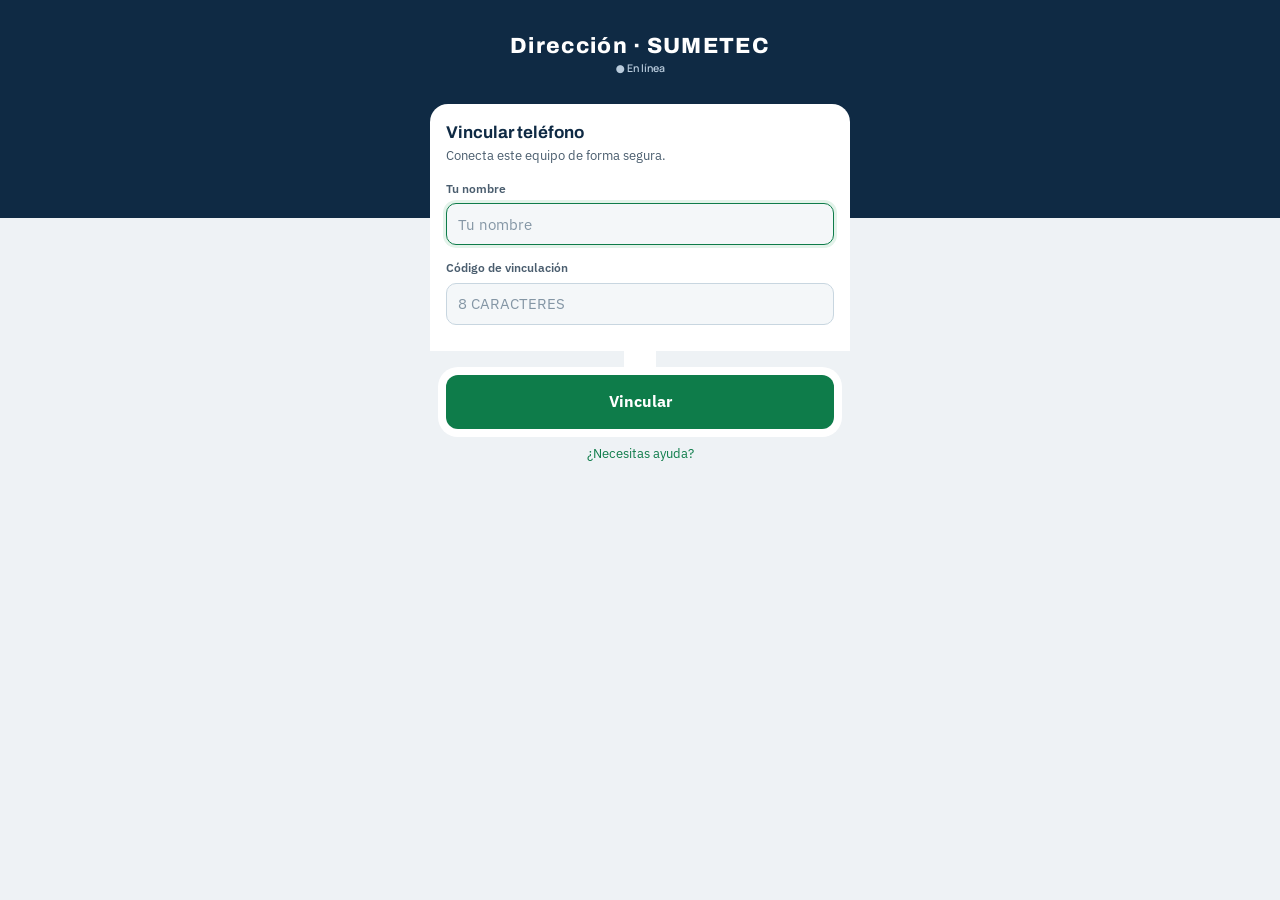
<file: DIRECCION/direccion.html>
<!doctype html>
<html data-sync-app="direccion" lang="es" data-app="direccion" data-ui="mejorada">
<head>
  <meta charset="utf-8">
  <meta name="viewport" content="width=device-width,initial-scale=1, viewport-fit=cover">
  <meta name="theme-color" content="#023561">
  <link rel="manifest" href="manifest.json">
  <link rel="icon" href="logos/sumetec-direccion.png" type="image/png">
  <link rel="apple-touch-icon" href="logos/sumetec-direccion.png">
  <!-- tema-inicial.js va ANTES del CSS (elige día/noche sin parpadeo) --
       mismo tema del ERP, generado por 16.- IDENTIDAD-NEGOCIO/generar_tema.py.
       No editar sumetec-tema.css ni tema-inicial.js a mano. -->
  <script src="tema-inicial.js"></script>
  <!-- Diseño mejorado (2026-11-26): se ve en claro aunque el teléfono esté en oscuro; el botón del menú sigue mandando. -->
  <script>try{if(!localStorage.getItem('sumetec_tema'))document.documentElement.removeAttribute('data-tema')}catch(_){}</script>
  <link rel="stylesheet" href="sumetec-tema.css">
  <link rel="stylesheet" href="actualizacion.css">
  <link rel="stylesheet" href="estilos.css?v=20260924a">
  <link rel="stylesheet" href="acceso.css">
  <title>SUMETEC Dirección</title>
<link rel="stylesheet" href="sumetec-mejorada.css">
<!-- Atrás del teléfono cierra lo último que se abrió (2026-10) -->
<script src="sumetec-atras.js" defer></script>
</head>
<body>
  <header class="sm-barra smx-top">
    <div class="smx-top-fila">
      <span class="barra-titulos smx-marca"><span class="barra-kicker smx-logo">SUME<b>TEC</b></span><span class="smx-app">Dirección</span></span>
      <div class="smx-acciones">
        <button type="button" id="smxAvisos" class="smx-avisos" aria-label="Permisos esperando"><b>0</b> avisos</button>
        <button type="button" id="estado" class="sm-chip sm-chip-boton smx-enlinea"><span class="sm-chip-punto smx-punto" aria-hidden="true"></span><span id="estado-texto">Sin conexión</span></button>
      </div>
    </div>
    <div class="smx-fecha"><span id="smxFecha"></span> · <span id="tituloVista" class="sm-barra-titulo">Resumen</span></div>
  </header>

  <div id="masMenu" class="mas-menu" style="display:none" hidden>
    <div class="mas-menu-grupo">
      <span class="mas-menu-titulo">Este teléfono</span>
      <button type="button" id="menuEnviarPendientes"><i class="bi bi-cloud-arrow-up" aria-hidden="true"></i><span>Enviar movimientos pendientes<small aria-hidden="true">Caja, cortes y correcciones</small></span></button>
      <button type="button" id="mEstado"><i class="bi bi-arrow-repeat" aria-hidden="true"></i><span>Estado de sincronización<small aria-hidden="true">Conexión y colas</small></span></button>
      <button type="button" id="mCopiar"><i class="bi bi-file-earmark-text" aria-hidden="true"></i><span>Copiar resumen del día<small aria-hidden="true">Las cifras oficiales</small></span></button>
      <button type="button" id="menuVincular"><i class="bi bi-send" aria-hidden="true"></i><span>Vincular otro teléfono<small aria-hidden="true">Conectar este equipo de nuevo</small></span></button>
      <button type="button" id="menuGenerarCodigo"><i class="bi bi-list-check" aria-hidden="true"></i><span>Generar código de vinculación<small aria-hidden="true">Código y QR para otro equipo</small></span></button>
      <button type="button" id="mGestos"><i class="bi bi-chevron-right" aria-hidden="true"></i><span>Gestos de la app<small aria-hidden="true">Atajos con el dedo</small></span></button>
      <button type="button" id="mAyuda"><i class="bi bi-info-circle" aria-hidden="true"></i><span>¿Cómo usar Dirección?<small aria-hidden="true">Guía rápida</small></span></button>
      <button type="button" id="mBloquear"><i class="bi bi-lock" aria-hidden="true"></i><span>Bloquear la app<small aria-hidden="true">Volver a pedir el PIN</small></span></button>
    </div>
    <div class="mas-menu-grupo">
      <span class="mas-menu-titulo">Ajustes</span>
      <button type="button" onclick="alternarTemaSumetec()"><i class="bi bi-moon-stars" aria-hidden="true"></i><span>Modo claro / oscuro<small aria-hidden="true">Cambia los colores</small></span></button>
      <button type="button" onclick="_mostrarVersionInstalada()"><i class="bi bi-arrow-repeat" aria-hidden="true"></i><span>Actualización de software<small aria-hidden="true">Buscar versión nueva</small></span></button>
      <div class="smx-peligro"><span>Zona de peligro</span><button type="button" onclick="document.getElementById('masMenu').hidden = true; document.getElementById('masMenu').style.display = 'none'; limpiarCacheLocal()" title="Borrar los datos guardados en este teléfono"><i class="bi bi-trash" aria-hidden="true"></i><span>Borrar datos de este teléfono<small aria-hidden="true">Copias guardadas aquí</small></span></button><button type="button" id="menuBorradoRemoto"><i class="bi bi-slash-circle" aria-hidden="true"></i><span>Borrar datos de todas las apps<small aria-hidden="true">Orden remota a los teléfonos</small></span></button></div>
    </div>
  </div>

  <div class="hoja">
    <main id="app"></main>
  </div>

  <!-- Rediseño 2026-09-24: navegación abajo, al alcance del pulgar. Mismos
       data-vista de siempre (la lógica de navegación no cambia). -->
  <nav class="sm-nav" aria-label="Secciones">
    <button type="button" data-vista="resumen" class="btn-nav"><svg viewBox="0 0 24 24" fill="none" stroke="currentColor" stroke-width="2.1" stroke-linecap="round" stroke-linejoin="round" aria-hidden="true"><path d="M3 12l9-9 9 9"/><path d="M5 10v10h14V10"/></svg><span>Resumen</span></button>
    <button type="button" data-vista="panel" class="btn-nav"><svg viewBox="0 0 24 24" fill="none" stroke="currentColor" stroke-width="2.1" stroke-linecap="round" stroke-linejoin="round" aria-hidden="true"><rect x="3" y="3" width="7" height="9" rx="1.5"/><rect x="14" y="3" width="7" height="5" rx="1.5"/><rect x="14" y="12" width="7" height="9" rx="1.5"/><rect x="3" y="16" width="7" height="5" rx="1.5"/></svg><span>Panel</span></button>
    <button type="button" data-vista="caja" class="btn-nav"><svg viewBox="0 0 24 24" fill="none" stroke="currentColor" stroke-width="2.1" stroke-linecap="round" stroke-linejoin="round" aria-hidden="true"><rect x="2" y="6" width="20" height="12" rx="2"/><circle cx="12" cy="12" r="2.6"/><path d="M6 12h.01M18 12h.01"/></svg><span>Caja</span></button>
    <button type="button" data-vista="corte" class="btn-nav"><svg viewBox="0 0 24 24" fill="none" stroke="currentColor" stroke-width="2.1" stroke-linecap="round" stroke-linejoin="round" aria-hidden="true"><path d="M9 7h6M9 11h6M9 15h4"/><rect x="5" y="3" width="14" height="18" rx="2"/></svg><span>Corte</span></button>
    <button type="button" data-vista="inventario" class="btn-nav"><svg viewBox="0 0 24 24" fill="none" stroke="currentColor" stroke-width="2.1" stroke-linecap="round" stroke-linejoin="round" aria-hidden="true"><path d="M21 8l-9-5-9 5v8l9 5 9-5z"/><path d="M3 8l9 5 9-5M12 13v8"/></svg><span>Inventario</span></button>
    <button type="button" data-vista="permisos" class="btn-nav"><svg viewBox="0 0 24 24" fill="none" stroke="currentColor" stroke-width="2.1" stroke-linecap="round" stroke-linejoin="round" aria-hidden="true"><path d="M12 22s8-3.6 8-10V5l-8-3-8 3v7c0 6.4 8 10 8 10z"/><path d="M9 12l2 2 4-4"/></svg><span>Permisos</span></button>
    <button type="button" id="btnMasMenu" aria-haspopup="true" aria-expanded="false" aria-controls="masMenu" aria-label="Más opciones"><svg viewBox="0 0 24 24" fill="none" stroke="currentColor" stroke-width="2.1" stroke-linecap="round" stroke-linejoin="round" aria-hidden="true"><circle cx="12" cy="5" r="1.4"/><circle cx="12" cy="12" r="1.4"/><circle cx="12" cy="19" r="1.4"/></svg><span>Más</span></button>
  </nav>

  <div id="toast" class="toast" role="status"></div>

  <dialog id="vincular" class="sumetec-acceso" style="--acento:#8750df">
    <form method="dialog" class="sumetec-acceso-panel">
      <div class="sumetec-acceso-cabecera">
        <div class="sumetec-acceso-marca">Dirección · SUMETEC<small>● En línea</small></div>
<details id="ayuda-direccion" class="sumetec-acceso-ayuda sumetec-acceso-ayuda--solo-enlace"><summary aria-label="Información para vincular">i</summary>
          <div class="sumetec-acceso-ayuda-contenido"><div class="sumetec-acceso-ayuda-titulo"><strong>Ayuda de acceso</strong><button type="button" class="sumetec-acceso-ayuda-cerrar" aria-label="Cerrar ayuda" onclick="sumetecAbrirAyuda('ayuda-direccion',true)">×</button></div><p>Pide a administración un código de vinculación de 8 caracteres y escribe tu nombre.</p><p>Después crea un PIN para proteger el acceso de este teléfono. Si olvidas tu PIN, vuelve a vincular este teléfono; lo que tengas pendiente se conserva.</p><button type="button" class="sumetec-acceso-ayuda-entendido" onclick="sumetecAbrirAyuda('ayuda-direccion',true)">Entendido</button></div>
        </details>
      </div>
      <div class="sumetec-acceso-intro">
        <div class="sumetec-acceso-candado" aria-hidden="true">🔒</div>
        <h2>Vincular teléfono</h2>
        <p class="sumetec-acceso-descripcion">Conecta este equipo de forma segura.</p>
      </div>
      <div class="sumetec-acceso-campos">
        <div class="sumetec-acceso-campo sumetec-acceso-campo--principal"><label for="nombre-vincular">Tu nombre</label><input id="nombre-vincular" type="text" autocomplete="name" placeholder="Tu nombre"></div>
        <div class="sumetec-acceso-campo sumetec-acceso-campo--secundario"><label for="codigo">Código de vinculación</label><input id="codigo" type="text" style="text-transform:uppercase" placeholder="8 caracteres" maxlength="8" autocomplete="off" autocapitalize="characters"></div>
        <div aria-hidden="true" style="height:45px"></div><!-- mismo alto que la pantalla del Cotizador (2026-11-20) -->
      </div>
      <p id="vincular-estado" class="sumetec-acceso-error" role="status" aria-live="polite"></p>
      <button id="enlazar" class="sumetec-acceso-boton" value="default">Vincular</button>
      <button type="button" class="sumetec-acceso-enlace" id="vincular-volver" hidden>← Volver</button>
      <button type="button" class="sumetec-acceso-enlace" aria-controls="ayuda-direccion" aria-expanded="false" onclick="sumetecAbrirAyuda('ayuda-direccion')">¿Necesitas ayuda?</button>
    </form>
  </dialog>

  <dialog id="pin-modal" class="sumetec-pin-dialogo" style="--acento:#8750df;--pin-texto:#fff">
    <form method="dialog">
      <h2>Ingresa tu PIN</h2><p>Desbloquea esta app en este teléfono.</p>
      <label class="form-label" for="pin-modal-input">PIN</label>
      <input id="pin-modal-input" class="form-control" type="password" inputmode="numeric" autocomplete="off" required>
      <button type="button" class="sumetec-pin-mostrar" onclick="const i=document.getElementById('pin-modal-input');i.type=i.type==='password'?'text':'password';this.textContent=i.type==='password'?'Mostrar PIN':'Ocultar PIN';this.setAttribute('aria-pressed',String(i.type==='text'))" aria-pressed="false">Mostrar PIN</button><p id="pin-modal-error" class="text-rojo" role="alert"></p>
      <details style="margin:0 0 8px;font-size:.85rem"><summary>¿Olvidaste tu PIN?</summary>
        <p style="margin:6px 0 4px">No se puede recuperar. Primero, en Apps Script del Cotizador ejecuta <b>GENERAR_CODIGO_VINCULACION</b> y copia el código (vale 10 min). Luego pulsa el botón: vincula el teléfono otra vez con un PIN nuevo. Lo pendiente de enviar no se pierde.</p>
        <button type="button" class="btn btn-outline-secondary btn-sm" onclick="reiniciarVinculo()">Vincular de nuevo</button></details>
      <div class="fila sumetec-pin-acciones">
        <button type="button" value="cancel" class="btn btn-outline-secondary sumetec-pin-volver" onclick="this.closest('dialog').close('cancel')">Cancelar</button>
        <button type="submit" value="ok" class="btn btn-success sumetec-pin-guardar"><i class="bi bi-check-circle"></i> Desbloquear</button>
      </div>
    </form>
  </dialog>

  <dialog id="codigo-modal">
    <form method="dialog">
      <h2>Código de seguridad</h2>
      <p id="codigo-modal-texto" class="text-muted"></p>
      <input id="codigo-modal-input" class="form-control" type="password" autocomplete="off" required aria-label="Código de seguridad">
      <p id="codigo-modal-error" class="text-rojo" role="alert"></p>
      <div class="fila">
        <button type="button" value="cancel" class="btn btn-outline-secondary" onclick="this.closest('dialog').close('cancel')">Cancelar</button>
        <button type="submit" value="ok" class="btn btn-success"><i class="bi bi-check-circle"></i> Continuar</button>
      </div>
    </form>
  </dialog>

  <script src="version.js"></script>
  <script src="seguridad.js"></script>
  <script src="caja.js"></script>
  <script src="corte.js"></script>
  <script src="dashboard.js"></script>
  <script src="comercial_panel.js"></script>
  <script src="inventario.js"></script>
  <script src="sync_cliente.js"></script>
<script src="acceso.js"></script>
<script src="aprobaciones.js"></script>
<script src="qrcode.js"></script>
<script src="vinculos.js"></script>
<script src="borrado_remoto.js"></script>
  <script src="app.js"></script>
  <script src="sumetec-mejorada.js"></script>
  <script src="direccion-ui.js"></script>
  <div id="sumetecActualizacion" role="status" aria-live="assertive"><div class="sumetec-actualizacion-tarjeta"><span class="sumetec-engranaje" aria-hidden="true">⚙</span><strong id="sumetecActualizacionTitulo">Actualización disponible</strong><p id="sumetecActualizacionMensaje"></p><button id="sumetecActualizarBoton" type="button" hidden>Actualizar</button></div></div>
  <script src="actualizacion.js"></script>
<script id="sm-final">
(function(){
  // Bloquea el scroll de la pantalla de atrás mientras haya algo abierto encima.
  var SEL='.ov.open, .menu-mas.open, dialog[open]', y=0, on=false, pend=false;
  function sync(){
    pend=false;
    var abierto=!!document.querySelector(SEL), b=document.body.style;
    if(abierto&&!on){on=true;y=window.scrollY||0;document.documentElement.classList.add('sm-bloqueo');b.position='fixed';b.top=(-y)+'px';b.left='0';b.right='0';b.width='100%';}
    else if(!abierto&&on){on=false;document.documentElement.classList.remove('sm-bloqueo');b.position=b.top=b.left=b.right=b.width='';window.scrollTo(0,y);}
  }
  function pedir(){if(!pend){pend=true;requestAnimationFrame(sync);}}
  function iniciar(){new MutationObserver(pedir).observe(document.body,{subtree:true,childList:true,attributes:true,attributeFilter:['class','open']});sync();}
  if(document.body)iniciar();else document.addEventListener('DOMContentLoaded',iniciar);
  // Cantidades y montos: al tocar el campo se selecciona todo para escribir encima.
  document.addEventListener('focusin',function(e){
    var t=e.target;if(!t||t.tagName!=='INPUT')return;
    if(t.type==='number'||/decimal|numeric/.test(t.inputMode||'')){setTimeout(function(){try{t.select();}catch(_){}} ,0);}
  });
})();
</script>
</body>
</html>
</file>
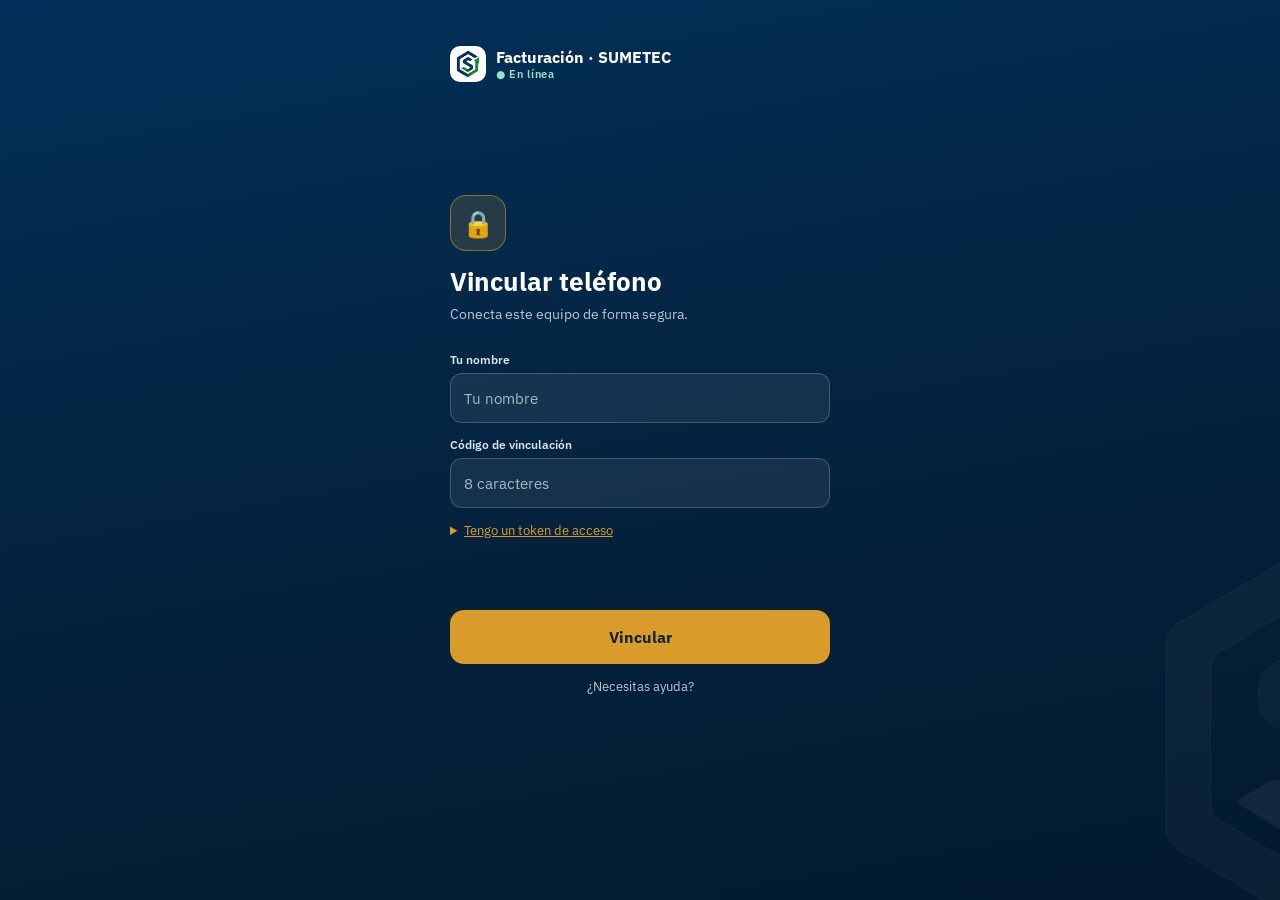
<file: FACTURACION/facturas.html>
<!DOCTYPE html>
<html data-sync-app="facturacion" lang="es" data-app="facturacion">
<head>
<meta charset="UTF-8">
<meta name="viewport" content="width=device-width, initial-scale=1.0, viewport-fit=cover">
<meta name="theme-color" content="#0d3b66">
<title>SUMETEC — FACTURAS</title>
<meta name="theme-color" content="#0d3b66">
<link rel="manifest" href="manifest.json">
<link rel="apple-touch-icon" href="logos/sumetec-facturacion.png">
<link rel="icon" type="image/png" href="logos/sumetec-facturacion.png">
<!--
  ESQUELETO del creador de facturas (app SEPARADA del creador de remisiones).
  Cableado al motor y catálogo REALES. Las remisiones aquí son de EJEMPLO; en
  producción se leerán en vivo del Google Sheets "Ventas para ERP".
  Aún NO timbra: el botón Facturar queda pendiente del token del PAC (sandbox).
-->
<style>
/* Tema del ERP (F2 del plan de diseño, 2026-09-11, PLAN_DISENO_TEMA_ERP).
   Colores calcados de 1.- SUMETEC-PY-SQL/static/css/erp-estilo.css (:root,
   modo día -- Facturación se imprime, no lleva modo noche). Se conservan los
   NOMBRES de token de siempre (--verde, --rojo, --ambar, --gris, --linea)
   para no tocar los cientos de var(--x) ya usados en el HTML generado por
   JS más abajo -- solo cambian sus VALORES. --chart-1..9 son la misma
   paleta "Tinta de datos" del ERP (erp-estilo.css ~línea 120), reusada aquí
   para diferenciar los 8 botones del panel de accesos rápidos, que antes
   tenían 8 colores sueltos sin relación entre sí.
   Si el ERP cambia estos valores, hay que volver a copiarlos aquí a mano --
   a diferencia de las apps PWA, esta página no tiene una fuente automática
   (no hay carpeta de archivos sueltos que un service worker pueda precachear;
   Apps Script sirve un único HTML, ver build_appsscript.py). */
@font-face{
  font-family:'IBM Plex Sans';font-style:normal;font-weight:400 700;font-display:swap;
  src:url([data-uri]) format('woff2');
  unicode-range:U+0000-00FF,U+0131,U+0152-0153,U+02BB-02BC,U+02C6,U+02DA,U+02DC,U+0304,U+0308,U+0329,U+2000-206F,U+20AC,U+2122,U+2191,U+2193,U+2212,U+2215,U+FEFF,U+FFFD;
}
:root{
  --verde:#057448; --verde2:#e7f4ea; --rojo:#bc2f2f; --ambar:#8a5800; --gris:#616f7f; --linea:#b2c3d5;
  --marino:#023561; --accent:#0d4f86; --bg:#eef2f6; --surface:#fff; --surface2:#f5f8fb;
  --ink:#17242b; --border-soft:#b2c3d4;
  --chart-1:#0d4f86; --chart-2:#1f8a2d; --chart-3:#b8790d; --chart-4:#bc2f2f; --chart-5:#0d7d74;
  --chart-6:#6d34d6; --chart-7:#c4551f; --chart-8:#3d5a75; --chart-9:#0f7a5f;
}
*{box-sizing:border-box}
body{font-family:"IBM Plex Sans",-apple-system,Segoe UI,Roboto,Arial,sans-serif;margin:0;color:var(--ink);background:var(--bg)}
header{background:linear-gradient(180deg,#025397,#0d3b66);color:#fff;padding:14px 20px;display:flex;align-items:center;gap:12px}
header h1{font-size:17px;margin:0;font-weight:700}
header .tag{margin-left:auto;font-size:11px;background:rgba(255,255,255,.18);padding:4px 10px;border-radius:99px}
.wrap{display:flex;gap:16px;padding:16px;max-width:1100px;margin:0 auto;align-items:flex-start}
.col{background:var(--surface);border:1px solid var(--linea);border-radius:12px;padding:14px}
.col.lista{flex:0 0 340px}
.col.detalle{flex:1;min-width:0}
h2{font-size:13px;text-transform:uppercase;letter-spacing:.4px;color:var(--gris);margin:0 0 10px}
.filtro{font-size:12px;color:var(--gris);margin-bottom:10px}
.dash{background:var(--verde2);border:1px solid #cfe8dc;border-radius:10px;padding:10px 12px;margin-bottom:12px;font-size:13px}
.dash .big{font-size:20px;font-weight:800;color:var(--verde)}
.dash .muted{color:var(--gris);font-size:12px}
.dash .row{display:flex;justify-content:space-between;align-items:baseline;gap:8px}
.rem{border:1px solid var(--linea);border-radius:10px;padding:10px 12px;margin-bottom:8px;cursor:pointer;transition:.15s}
.rem:hover{border-color:var(--verde);background:var(--verde2)}
.rem.sel{border-color:var(--verde);background:var(--verde2)}
.rem .top{display:flex;justify-content:space-between;font-weight:600;font-size:14px}
.rem .sub{font-size:12px;color:var(--gris);margin-top:2px}
.badge{font-size:10px;padding:2px 8px;border-radius:99px;font-weight:700}
.badge.pend{background:#FFF3CD;color:var(--ambar)}
.badge.hecha{background:var(--verde2);color:var(--verde)}
.field{margin-bottom:10px}
.field label{display:block;font-size:11px;color:var(--gris);margin-bottom:3px;font-weight:600}
.field input,.field select{width:100%;padding:8px 10px;border:1px solid var(--border-soft);border-radius:8px;font-size:14px;font-family:inherit;color:var(--ink);background:var(--surface)}
.field input:focus,.field select:focus{outline:none;border-color:#9db4f2;box-shadow:0 0 0 .2rem rgba(13,79,134,.14)}
.grid2{display:grid;grid-template-columns:1fr 1fr;gap:10px}
table{width:100%;border-collapse:collapse;font-size:13px;margin:8px 0}
th,td{text-align:left;padding:6px 8px;border-bottom:1px solid var(--linea)}
th{font-size:11px;color:var(--gris);text-transform:uppercase}
td.num,th.num{text-align:right}
.semaforo{border-radius:10px;padding:12px;margin:12px 0;font-size:13px}
.semaforo.ok{background:var(--verde2);border:1px solid var(--verde)}
.semaforo.err{background:#FDECEA;border:1px solid var(--rojo)}
.semaforo h3{margin:0 0 6px;font-size:13px}
.semaforo ul{margin:6px 0 0;padding-left:18px}
.semaforo .err-item{color:var(--rojo)}
.semaforo .warn-item{color:var(--ambar)}
.totales{display:flex;justify-content:flex-end;gap:24px;font-size:14px;padding:8px 0;border-top:2px solid var(--linea)}
.totales b{font-size:16px}
.cuadre{font-size:12px;margin-top:4px}
.cuadre.ok{color:var(--verde)} .cuadre.bad{color:var(--rojo)}
button.fact{width:100%;padding:12px;border:0;border-radius:10px;font-size:15px;font-weight:700;color:#fff;background:var(--verde);cursor:pointer;margin-top:8px;font-family:inherit}
button.fact:disabled{background:#9CA3AF;cursor:not-allowed}
.fact-tools{margin-top:8px;border-top:1px solid #cfe8dc;padding-top:8px}
.fact-tools summary{min-height:44px;display:flex;align-items:center;cursor:pointer;font-weight:700;color:var(--verde)}
.fact-tools-grid{display:grid;grid-template-columns:repeat(2,minmax(0,1fr));gap:8px}
.fact-tools button{width:100%;margin:0;padding:8px;min-height:44px;}
.nota{font-size:11px;color:var(--gris);text-align:center;margin-top:6px}
.vacio{color:var(--gris);font-size:14px;text-align:center;padding:40px 10px}
.volver-mobile{display:none}
/* Feedback al usuario: toast no-bloqueante + chip de estado permanente (espejo de Remisiones, 2026-09-15) */
.toast{position:fixed;left:50%;bottom:24px;transform:translateX(-50%) translateY(80px);background:var(--ink);color:#fff;padding:12px 18px;border-radius:10px;font-size:14px;box-shadow:0 6px 24px rgba(0,0,0,.25);opacity:0;transition:.25s;z-index:9999;max-width:90vw;text-align:center;pointer-events:none}
.toast.show{opacity:1;transform:translateX(-50%) translateY(0)}
.toast.ok{background:var(--verde)} .toast.err{background:var(--rojo)} .toast.warn{background:var(--ambar)}
.actualizacion-facturacion{position:fixed;inset:0;z-index:2147483647;display:none;align-items:center;justify-content:center;flex-direction:column;padding:24px;background:#0d3b66;color:#fff;text-align:center}
.actualizacion-facturacion.activo{display:flex}.actualizacion-facturacion.aplicando{background:#0d3b66;color:#fff;border-color:#0d3b66}.actualizacion-facturacion button{margin-top:9px;border:0;border-radius:9px;padding:8px 11px;background:#b58119;color:#fff;font:inherit;font-weight:800;cursor:pointer}.actualizacion-facturacion.aplicando button{background:#fff;color:#0d3b66;cursor:wait}.actualizacion-facturacion.aplicando .rueda{display:inline-block;animation:factSpin 1.1s linear infinite}@keyframes factSpin{to{transform:rotate(360deg)}}
.status-chip{display:inline-flex;align-items:center;gap:7px;background:rgba(255,255,255,.14);padding:5px 12px;border-radius:99px;font-size:12px;font-weight:700;white-space:nowrap}
.status-dot{width:8px;height:8px;border-radius:50%;background:#8a8a8a;flex:none}
.status-chip.ok .status-dot{background:#2fb36a}
.status-chip.warn .status-dot{background:#e3a90d}
.status-chip.err .status-dot{background:var(--rojo);box-shadow:0 0 0 4px rgba(188,47,47,.35)}
/* Formularios largos en celular (criterio 4): campo principal + acciones visibles, el resto detrás de un toggle. Nunca se elimina un campo, solo se colapsa. */
.campos-toggle{display:none;width:100%;min-height:44px;align-items:center;justify-content:center;gap:6px;margin:8px 0;border:1px dashed var(--border-soft);border-radius:10px;background:none;font-family:inherit;font-size:14px;font-weight:600;color:var(--accent);cursor:pointer}
.campos-extra{display:contents}
/* Menú de herramientas agrupado por categoría (criterio 3), en vez de 8-9 botones sueltos de colores distintos. */
.tools-group{margin-top:10px}
.tools-group h4{margin:0 0 6px;font-size:11px;text-transform:uppercase;letter-spacing:.4px;color:var(--gris)}
.fact-tools button.tool-btn{background:var(--surface);color:var(--ink);border:1px solid var(--border-soft);text-align:left;display:flex;align-items:center;gap:6px}
.fact-tools button.tool-btn .count{margin-left:auto;background:#FDECEA;color:var(--rojo);font-size:11px;font-weight:700;padding:2px 8px;border-radius:99px}
.spin{display:inline-block;width:16px;height:16px;border:2px solid #d1d5db;border-top-color:var(--verde);border-radius:50%;animation:sp .8s linear infinite;vertical-align:middle;margin-right:8px}
@keyframes sp{to{transform:rotate(360deg)}}
/* table.tabla-movil (celular Y landscape corto) consolidado en un solo bloque -- antes vivía duplicado en ambas media queries (hallazgo de auditoría, mismo patrón que causó bugs en Remisiones). */
@media(max-width:700px), (max-height:500px) and (orientation:landscape){
  table.tabla-movil,table.tabla-movil tbody{display:block;width:100%}
  table.tabla-movil thead{position:absolute;width:1px;height:1px;padding:0;margin:-1px;overflow:hidden;clip-path:inset(50%);white-space:nowrap;border:0}
  table.tabla-movil thead tr, table.tabla-movil thead th{margin:0;padding:0;border:0;}
  table.tabla-movil tbody tr{display:block;margin:8px 0;padding:8px;border:1px solid var(--linea);border-radius:10px;background:var(--surface)}
  table.tabla-movil td{display:grid;grid-template-columns:minmax(0,1fr) minmax(0,2fr);gap:8px;border:0;padding:5px 0;overflow-wrap:anywhere}
  table.tabla-movil td::before{content:attr(data-label);font-size:12px;color:var(--gris);font-weight:700;text-transform:uppercase;}
  table.tabla-movil td.num{text-align:right}
}
@media(max-width:700px){
  header{padding:10px 12px;align-items:flex-start;flex-wrap:wrap;gap:8px}
  header h1{font-size:16px;flex:1 1 100%}
  .fact-header-meta{display:flex;flex-wrap:wrap;gap:6px;width:100%}
  header .tag{margin-left:0}
  header .tag,.badge,.nota{font-size:12px;}
  .wrap{display:block;padding:8px}
  .col.lista,.col.detalle{width:100%;flex:none}
  body[data-fact-view='detail'] .col.lista{display:none}
  body[data-fact-view='detail'] .col.detalle{display:block}
  body[data-fact-view='list'] .col.lista{display:block}
  body[data-fact-view='list'] .col.detalle{display:none}
  .volver-mobile{display:flex;width:100%;min-height:44px;align-items:center;justify-content:center;margin:0 0 10px}
  .grid2{grid-template-columns:1fr;}
  .field label{font-size:12px;}
  .field input,.field select{min-height:44px;font-size:16px}
  button.fact{min-height:48px}
  .fact-tools-grid{grid-template-columns:1fr}
  .fact-tools button{font-size:14px;text-align:left}
  .rem{min-height:64px}
  .resumen-financiero{padding:12px;margin-top:12px;border:1px solid #cfe8dc;border-radius:12px;background:var(--surface2)}
  .totales{display:grid;grid-template-columns:1fr auto;gap:8px}
  .resumen-financiero .totales{margin-top:0}
  .semaforo{overflow-wrap:anywhere;}
  .accion-facturar{min-height:48px;margin-top:12px}
  .campos-toggle{display:flex}
  .campos-extra{display:none}
  .campos-extra.show{display:contents}
}
@media(max-height:500px) and (orientation:landscape){
  .field input, .field select{min-height:44px;}
  button.fact, .accion-facturar{min-height:48px;}
  header .tag, .badge, .nota, .field label{font-size:12px;}
}
/* Overlay de actualización vía service worker (2026-09-22, estandarizado con
   Compras/Dirección/Gastos/Cotizador) -- inline aquí (no en un .css suelto)
   porque esta app se sirve como UN SOLO archivo, igual que el resto de este
   <style>; actualizacion.js SÍ es archivo aparte (ver <script src> abajo). */
#sumetecActualizacion{display:none;position:fixed;inset:0;z-index:2147483647;align-items:center;justify-content:center;padding:24px;background:rgba(13,59,102,.96);color:#fff;text-align:center;pointer-events:all}
#sumetecActualizacion.activo{display:flex}
#sumetecActualizacion .sumetec-actualizacion-tarjeta{max-width:330px}
#sumetecActualizacion .sumetec-engranaje{display:block;font-size:54px;line-height:1;margin-bottom:20px;animation:sumetec-girar 1.1s linear infinite}
#sumetecActualizacion strong{display:block;font-size:19px;margin-bottom:8px}
#sumetecActualizacion p{margin:0;color:rgba(255,255,255,.76);font-size:14px}
#sumetecActualizarBoton{margin-top:22px;padding:12px 30px;border:0;border-radius:10px;background:#76b82a;color:#071d2d;font-size:16px;font-weight:700;cursor:pointer}
#sumetecActualizarBoton[hidden]{display:none}
@keyframes sumetec-girar{to{transform:rotate(360deg)}}
/* ═══ Rediseño 2026-09-24 (mismo procedimiento que Gastos, Dirección y
   Compras). Solo presentación, con los tokens de siempre (--verde, --marino,
   --accent...). Respaldo en _backups/2026-09-24_rediseno/. ═══ */
header{position:sticky;top:0;z-index:30;flex-wrap:nowrap}
header h1{display:flex;flex-direction:column;gap:1px;line-height:1.15;font-weight:600;font-size:18px}
header h1 .kicker{font-size:10.5px;font-weight:600;letter-spacing:.08em;text-transform:uppercase;opacity:.72}
.fact-header-meta{margin-left:auto;display:flex;align-items:center;gap:6px}
.menu-btn{width:44px;height:44px;border:0;border-radius:8px;background:transparent;color:#fff;font-size:22px;line-height:1;cursor:pointer}
.menu-btn:hover{background:rgba(255,255,255,.12)}
.menu-fact{position:fixed;top:64px;right:12px;z-index:40;width:250px;max-width:calc(100vw - 24px);display:flex;flex-direction:column;gap:2px;padding:8px;background:var(--surface);border:1px solid var(--linea);border-radius:14px;box-shadow:0 12px 30px rgba(9,32,53,.12)}
.menu-fact[hidden]{display:none}
.menu-fact-titulo{font-size:10.5px;font-weight:700;letter-spacing:.06em;text-transform:uppercase;color:var(--gris);padding:6px 8px 4px}
.menu-fact button{min-height:44px;padding:0 8px;border:0;border-radius:8px;background:none;color:var(--ink);font:inherit;font-size:14px;text-align:left;cursor:pointer}
.menu-fact button:hover{background:var(--surface2)}
h2{font-size:11px;letter-spacing:.06em}
/* Resumen del periodo: una cifra principal */
.dash{background:var(--surface);border:1px solid var(--linea);display:flex;flex-direction:column;gap:8px;padding:12px}
.dash-heroe{display:flex;flex-direction:column;gap:3px}
.dash-heroe strong{font-size:28px;font-weight:600;letter-spacing:-.01em;color:var(--ink);font-variant-numeric:tabular-nums;line-height:1.1}
.dash-barra{height:6px;border-radius:99px;background:var(--linea);overflow:hidden}
.dash-barra span{display:block;height:100%;background:var(--verde);transition:width .2s}
.dash-cifras{display:grid;grid-template-columns:repeat(3,minmax(0,1fr));gap:1px;background:var(--linea);border:1px solid var(--linea);border-radius:10px;overflow:hidden}
.dash-cifras div{display:flex;flex-direction:column;gap:2px;padding:8px 10px;background:var(--surface)}
.dash-cifras span{font-size:11px;color:var(--gris)}
.dash-cifras b{font-size:15px;font-weight:600;font-variant-numeric:tabular-nums}
.dash-aviso{display:flex;align-items:center;flex-wrap:nowrap;gap:8px;padding:8px 10px;border:1px solid var(--linea);border-left-width:4px;border-radius:8px;font-size:13px}
.dash-aviso.nivel-danger{border-left-color:var(--rojo)}
.dash-aviso.nivel-warning{border-left-color:var(--ambar)}
.dash-nivel{flex:none;font-size:10.5px;font-weight:700;letter-spacing:.04em;text-transform:uppercase;padding:2px 7px;border-radius:99px}
.nivel-danger .dash-nivel{color:var(--rojo);background:#FDECEA}
.nivel-warning .dash-nivel{color:var(--ambar);background:#FFF3CD}
/* Selector de periodo: fechas en dos columnas parejas, botones en su propio renglón */
.periodo{display:flex;flex-direction:column;gap:10px;margin-bottom:12px}
.periodo .field{margin:0;min-width:0}
.periodo-rango,.periodo-acciones{display:grid;grid-template-columns:repeat(2,minmax(0,1fr));gap:10px}
.periodo-btn{min-height:40px;padding:0 12px;border:1px solid var(--border-soft);border-radius:8px;background:var(--surface);color:var(--ink);font:inherit;font-size:13px;font-weight:600;cursor:pointer;white-space:nowrap}
.periodo-btn:hover{background:var(--surface2)}
.periodo-btn.principal{background:var(--accent);border-color:var(--accent);color:#fff}
.periodo-btn:disabled{opacity:.55;cursor:wait}
.periodo-atajos{display:flex;flex-wrap:wrap;gap:6px}
.periodo-chip{min-height:32px;padding:0 10px;border:1px solid var(--border-soft);border-radius:99px;background:var(--surface);color:var(--ink);font:inherit;font-size:12px;cursor:pointer}
.periodo-chip:hover{background:var(--surface2)}
.periodo-btn:focus-visible,.periodo-chip:focus-visible{outline:2px solid var(--accent);outline-offset:2px}
.aviso-conexion{flex-wrap:wrap;margin-bottom:10px}
.aviso-conexion[hidden]{display:none}
.aviso-conexion span{flex:1 1 180px}
/* Herramientas como lista */
.fact-tools{border-top:1px solid var(--linea)}
.fact-tools summary{color:var(--accent)}
.fact-tools-grid{grid-template-columns:1fr;gap:0;border:1px solid var(--linea);border-radius:10px;overflow:hidden}
.fact-tools button.tool-btn{border:0;border-bottom:1px solid var(--linea);border-radius:0;min-height:46px;padding:0 12px;font-size:14px;font-weight:500}
.fact-tools button.tool-btn:last-child{border-bottom:0}
.fact-tools button.tool-btn:hover{background:var(--surface2)}
.fact-tools button.tool-btn::after{content:"›";margin-left:auto;color:var(--gris);font-size:18px}
.fact-tools button.tool-btn .count + *{margin-left:0}
.fact-tools button.tool-btn:has(.count)::after{margin-left:8px}
/* Filtro de la lista */
.lista-filtro{display:grid;grid-template-columns:repeat(3,minmax(0,1fr));gap:3px;padding:3px;margin:0 0 10px;border:1px solid var(--border-soft);border-radius:10px;background:var(--surface2)}
.lista-filtro button{min-height:40px;border:0;border-radius:7px;background:none;font:inherit;font-size:13px;font-weight:500;color:var(--gris);cursor:pointer}
.lista-filtro button[aria-pressed="true"]{background:var(--surface);color:var(--ink);font-weight:600;box-shadow:0 1px 3px rgb(8 43 70 / .14),inset 0 0 0 1px var(--accent)}
/* Remisiones: cliente primero, estado escrito */
.rem{border-left-width:4px}
.rem.es-pend{border-left-color:var(--ambar)}
.rem.es-hecha{border-left-color:var(--verde)}
.rem .top{gap:8px}
.rem-cliente{min-width:0;overflow:hidden;text-overflow:ellipsis;white-space:nowrap}
.rem-total{flex:none;font-variant-numeric:tabular-nums}
.rem .sub{display:flex;align-items:center;flex-wrap:wrap;gap:4px 6px}
.rem-folio{font-family:"IBM Plex Mono",ui-monospace,monospace}
.badge{font-size:11px;margin-left:auto}
.rem:focus-visible,.lista-filtro button:focus-visible,.menu-fact button:focus-visible,.menu-btn:focus-visible{outline:2px solid var(--accent);outline-offset:2px}
/* Detalle: Facturar fijo con el total */
.barra-facturar{position:sticky;bottom:0;z-index:5;display:flex;align-items:center;gap:12px;margin:12px -14px -14px;padding:10px 14px max(12px,env(safe-area-inset-bottom));background:var(--surface);border-top:1px solid var(--linea);box-shadow:0 -10px 26px rgb(8 43 70 / .10);border-radius:0 0 12px 12px}
.barra-facturar-total{flex:1;min-width:0;display:flex;flex-direction:column;gap:2px}
.barra-facturar-total strong{font-size:20px;font-weight:600;font-variant-numeric:tabular-nums}
.barra-facturar-total .ok{font-size:12px;color:var(--verde)}
.barra-facturar-total .bad{font-size:12px;color:var(--rojo)}
.barra-facturar button.fact{flex:none;width:auto;min-width:140px;margin:0}
/* Factura ya timbrada: una acción principal, las demás secundarias, cancelar aparte */
.acciones-factura{display:flex;flex-direction:column;gap:8px}
.acciones-factura button.fact{margin:0}
button.fact.secundario{background:var(--surface);color:var(--ink);border:1px solid var(--border-soft)}
button.fact.secundario:hover{background:var(--surface2)}
button.fact.peligro{margin-top:16px;background:transparent;color:var(--rojo);border:1px solid var(--rojo)}
button.fact.peligro:hover{background:#FDECEA}
@media(max-width:700px){
  header{padding:max(8px,env(safe-area-inset-top)) 10px 8px 16px;align-items:center;flex-wrap:nowrap}
  header h1{font-size:17px;flex:1 1 auto}
  .fact-header-meta{width:auto;flex-wrap:nowrap}
  .col{border-radius:12px}
  .barra-facturar{position:fixed;left:0;right:0;bottom:0;margin:0;border-radius:0}
  body[data-fact-view='detail']{padding-bottom:96px}
  .toast{bottom:96px}
}
/* Mejoras móviles 2026-10-03: periodo plegable, filtro fijo, toque cómodo, safe-area */
html{-webkit-text-size-adjust:100%}
body{-webkit-tap-highlight-color:transparent;overscroll-behavior-y:contain}
button,summary,.rem{touch-action:manipulation}
.periodo-det>summary{list-style:none;display:flex;align-items:center;justify-content:space-between;min-height:44px;padding:0 14px;margin-bottom:10px;border:1px solid var(--border-soft);border-radius:12px;background:var(--surface);font-size:14px;font-weight:600;cursor:pointer}
.periodo-det>summary::-webkit-details-marker{display:none}
.periodo-det>summary::after{content:"Cambiar";color:var(--accent);font-size:13px}
.periodo-det[open]>summary::after{content:"Ocultar"}
@media(min-width:701px){.periodo-det>summary{display:none}}
@media(max-width:700px){
  .wrap{padding:8px 8px max(8px,env(safe-area-inset-bottom))}
  .lista-filtro{position:sticky;top:60px;z-index:20;background:var(--surface2);box-shadow:0 6px 10px -8px rgba(8,43,70,.35)}
  .rem{padding:12px;margin-bottom:10px;border-radius:12px}
  .rem:active{background:var(--verde2)}
  .rem .top{font-size:15px}
  .periodo-chip{min-height:44px;padding:0 14px;font-size:13px}
  .periodo-rango{grid-template-columns:minmax(0,1fr);gap:14px}
  .periodo .field input{min-width:0;max-width:100%}
  .periodo-btn{min-height:44px}
  .dash-heroe strong{font-size:30px}
  .toast{left:12px;right:12px;transform:translateY(80px);max-width:none;bottom:calc(96px + env(safe-area-inset-bottom))}
  .toast.show{transform:translateY(0)}
  .barra-facturar{padding-bottom:max(12px,env(safe-area-inset-bottom));box-shadow:0 -8px 24px rgba(8,43,70,.14)}
  .barra-facturar button.fact{min-height:52px;font-size:16px}
  .menu-fact{top:calc(56px + env(safe-area-inset-top));right:8px}
  .volver-mobile{position:sticky;top:60px;z-index:15;background:var(--surface);border:1px solid var(--border-soft);border-radius:10px;font:inherit;font-weight:600;color:var(--accent)}
}
@media(prefers-reduced-motion:reduce){*{animation-duration:.01ms!important;transition-duration:.01ms!important}}
</style>
<link rel="stylesheet" href="acceso.css">
<style id="sm-final">
/* Pantallas encima (Cobros, Más, modales): el scroll se queda dentro y no mueve la pantalla de atrás */
.ov,.ov .modal,.modal,dialog,.menu-mas,.sp,.pp-global{overscroll-behavior:contain}
html.sm-bloqueo,html.sm-bloqueo body{overflow:hidden!important}
/* Cantidades y montos: se escriben, sin flechitas */
input[type=number]{-moz-appearance:textfield;appearance:textfield}
input[type=number]::-webkit-inner-spin-button,input[type=number]::-webkit-outer-spin-button{-webkit-appearance:none;margin:0}
.sm-btn-ocr{display:flex;align-items:center;justify-content:center;gap:8px;min-height:48px;padding:0 14px;border-radius:10px;background:var(--marino);color:#fff;font-size:14.5px;font-weight:700;cursor:pointer}
.sm-btn-ocr:active{transform:translateY(1px)}
.sm-archivo-oculto{position:absolute;width:1px;height:1px;opacity:0;pointer-events:none}
.ia-tocado{background:color-mix(in srgb,#76b82a 15%,var(--surface,#fff))!important;border-color:#76b82a!important}

/* ═══ Estándar visual v2 · barra superior (Inicio) y menú de ajustes, iguales en las 6 apps ═══ */
html body .tb,html body > header,html body header.sm-barra{background:linear-gradient(170deg,#03305a,#04223c)!important;color:#fff;min-height:56px;box-shadow:0 6px 18px rgb(2 25 45 / .22)}
html body .sm-kicker,html body header h1 .kicker,html body .barra-kicker,html body .sm-barra .marca small{font-size:10.5px!important;font-weight:600!important;letter-spacing:.14em!important;text-transform:uppercase;color:#9fd25a!important;opacity:1!important}
html body header h1,html body .sm-barra-titulo,html body .sm-barra .marca strong{font-size:16px!important;font-weight:700!important;color:#fff!important}
html body .sm-header-chip.sm-status-chip,html body header .status-chip,html body .sm-barra .sm-chip,html body .tb-status{min-height:30px;padding:0 11px!important;border-radius:999px!important;background:rgb(255 255 255 / .1)!important;border:1px solid rgb(255 255 255 / .16)!important;color:#fff!important;font-size:11.5px!important;font-weight:600!important;white-space:nowrap}
html body .sm-menu-boton,html body header .menu-btn,html body .sm-barra .btn-barra{min-width:40px!important;min-height:40px!important;border-radius:12px!important;border:1px solid rgb(255 255 255 / .18)!important;background:rgb(255 255 255 / .06)!important;color:#fff!important}
html body .menu-mas,html body .menu-fact,html body .gasto-menu,html body .mas-menu,html body .menu-opciones{border-radius:16px!important;padding:6px!important;background:var(--sm-surface,#fff)!important;color:var(--sm-ink,#17242b);border:1px solid var(--sm-line,#dbe3ec)!important;box-shadow:0 18px 40px rgb(9 32 53 / .22)!important;overscroll-behavior:contain;max-height:calc(100dvh - 90px);overflow-y:auto}
html body .menu-mas{background:#eef2f6!important;gap:6px!important}
html body .menu-mas-grp,html body .mas-menu-grupo{border-radius:12px;overflow:hidden;background:var(--sm-surface,#fff)}
html body .menu-mas-h,html body .menu-fact-titulo,html body .gasto-menu-titulo,html body .mas-menu-titulo,html body .menu-opciones > small{display:block;padding:10px 12px 4px!important;font-size:11px!important;font-weight:700!important;letter-spacing:.08em!important;text-transform:uppercase;color:var(--sm-muted,#616f7f)!important;background:none!important}
html body .menu-mas button,html body .menu-fact button,html body .gasto-menu button,html body .mas-menu button,html body .menu-opciones button{display:flex!important;align-items:center;gap:10px;width:100%;min-height:48px!important;padding:0 12px!important;border:0!important;border-radius:10px!important;background:transparent!important;color:inherit!important;font:inherit;font-size:14px!important;font-weight:500!important;text-align:left;cursor:pointer}
html body .menu-mas button:hover,html body .menu-fact button:hover,html body .gasto-menu button:hover,html body .mas-menu button:hover,html body .menu-opciones button:hover{background:var(--sm-surface-2,#eef2f6)!important}
html body .menu-mas button .bi,html body .gasto-menu button .bi,html body .mas-menu button .bi,html body .menu-opciones button .bi{font-size:17px;color:var(--sm-navy,#023561);width:22px}
html body .gasto-menu-peligro,html body .menu-opciones button[id*=bloquear]{color:#bc2f2f!important}
</style>
<!-- Estándar visual v3 (2026-10): color de la app, sin scroll lateral, animación. Va al final. -->
<link rel="stylesheet" href="sumetec-v3.css">
<!-- Atrás del teléfono cierra lo último que se abrió (2026-10) -->
<script src="sumetec-atras.js" defer></script>
<script src="sumetec-foto.js" defer></script>
</head>
<body>
<header>
  <h1><span class="kicker">SUMETEC</span>Facturación</h1>
  <div class="fact-header-meta">
    <span class="status-chip" id="statusChip"><span class="status-dot"></span><span id="statusChipTxt">Cargando…</span></span>
    <button type="button" class="menu-btn" id="btnMenuFact" onclick="_toggleMenuFact_()" aria-haspopup="true" aria-expanded="false" aria-controls="menuFact" aria-label="Más opciones">⋮</button>
  </div>
</header>

<!-- Rediseño 2026-09-24: versión y token salen de la barra a este menú. -->
<div id="menuFact" class="menu-fact" hidden>
  <span class="menu-fact-titulo">Este teléfono</span>
  <button type="button" id="btnTokenFact" onclick="_cerrarMenuFact_();configurarTokenFact()" title="Configurar el token de acceso (solo hace falta si esta app se publica fuera de Apps Script)">Token de acceso</button>
  <span class="menu-fact-titulo">Ajustes</span>
  <button type="button" id="badgeVersionFact" onclick="_cerrarMenuFact_();_mostrarVersionInstaladaFact()" title="Buscar actualización de software">Actualización de software</button>
  <button type="button" id="btnBorrarDatosFact" onclick="_cerrarMenuFact_();sumetecBorrarDatosLocales('fact',{nombre:'Facturación'})" title="Borrar los datos guardados en este dispositivo (sigue vinculada)">Borrar datos de este teléfono</button>
</div>

<div class="wrap">
  <div class="col lista">
    <h2>Remisiones</h2>
    <details class="periodo-det" id="periodoDet" open><summary>Periodo y fechas</summary>
    <div class="periodo">
      <div class="periodo-rango">
        <div class="field"><label for="periodoDesde">Desde</label><input type="date" id="periodoDesde"></div>
        <div class="field"><label for="periodoHasta">Hasta</label><input type="date" id="periodoHasta"></div>
      </div>
      <div class="periodo-acciones">
        <button type="button" class="periodo-btn principal" onclick="aplicarPeriodo()">Aplicar fechas</button>
        <button type="button" class="periodo-btn" id="btnRecargarFact" onclick="recargarDatos()" title="Volver a pedir las remisiones al servidor">↻ Actualizar</button>
      </div>
      <div class="periodo-atajos">
        <button type="button" class="periodo-chip" onclick="periodoAtajo(0)">Este mes</button>
        <button type="button" class="periodo-chip" onclick="periodoAtajo(-1)">Mes anterior</button>
        <button type="button" class="periodo-chip" onclick="periodoAtajo(-2, true)">Últimos 3 meses</button>
      </div>
      <div class="field periodo-mes"><label for="periodoMes">Otro mes</label><input type="month" id="periodoMes" onchange="periodoAtajoMes(this.value)"></div>
    </div></details>
    <!-- Falla de conexión: se queda a la vista (el toast se iba en 6 s) y trae su propio Reintentar. -->
    <div class="dash-aviso nivel-warning aviso-conexion" id="avisoConexion" hidden>
      <span id="avisoConexionTxt"></span>
      <button type="button" class="periodo-btn" onclick="recargarDatos()">Reintentar</button>
    </div>
    <div class="filtro" id="filtroTxt">Cargando…</div>
    <div id="dashFact"></div>
    <div class="lista-filtro" role="group" aria-label="Filtrar remisiones">
      <button type="button" data-filtro="todas" aria-pressed="true" onclick="filtrarLista('todas')">Todas</button>
      <button type="button" data-filtro="pend" aria-pressed="false" onclick="filtrarLista('pend')">Pendientes</button>
      <button type="button" data-filtro="hecha" aria-pressed="false" onclick="filtrarLista('hecha')">Facturadas</button>
    </div>
    <div id="listaRems"></div>
  </div>

  <div class="col detalle" id="detalle">
    <div class="vacio">Elige una remisión de la izquierda para facturarla.</div>
  </div>
</div>

<div class="toast" id="toast"></div>

<!-- Candado bloqueante (2026-09-22): SOLO aparece en modo 'fetch' (app publicada
     fuera de Apps Script) y SOLO si no hay token guardado en este navegador. En
     modo 'google' (Apps Script "Solo yo") o 'demo' no hace falta -- ya están
     protegidos de otra forma (login de Google / no hay datos reales que cuidar).
     B5: en modo fetch el token se cifra con PIN propio de Facturación. -->
<div id="tokenGateFact" class="sumetec-acceso" style="display:none;--acento:#d99c2b">
  <div class="sumetec-acceso-panel">
    <div class="sumetec-acceso-cabecera">
      <div class="sumetec-acceso-marca">Facturación · SUMETEC<small>● En línea</small></div>
<details id="ayuda-facturacion" class="sumetec-acceso-ayuda sumetec-acceso-ayuda--solo-enlace"><summary aria-label="Información para vincular">i</summary>
        <div class="sumetec-acceso-ayuda-contenido"><div class="sumetec-acceso-ayuda-titulo"><strong>Ayuda de acceso</strong><button type="button" class="sumetec-acceso-ayuda-cerrar" aria-label="Cerrar ayuda" onclick="sumetecAbrirAyuda('ayuda-facturacion',true)">×</button></div><p>Pide a administración un código de vinculación de 8 caracteres y escribe tu nombre.</p><p>Después crea un PIN para proteger el acceso de este teléfono.</p><button type="button" class="sumetec-acceso-ayuda-entendido" onclick="sumetecAbrirAyuda('ayuda-facturacion',true)">Entendido</button></div>
      </details>
    </div>
    <div class="sumetec-acceso-intro">
      <div class="sumetec-acceso-candado" aria-hidden="true">🔒</div>
      <h2>Vincular teléfono</h2>
      <p class="sumetec-acceso-descripcion">Conecta este equipo de forma segura.</p>
    </div>
    <div class="sumetec-acceso-campos">
      <div class="sumetec-acceso-campo sumetec-acceso-campo--principal"><label for="tgFactNombre">Tu nombre</label><input id="tgFactNombre" type="text" autocomplete="name" placeholder="Tu nombre"></div>
      <div class="sumetec-acceso-campo sumetec-acceso-campo--secundario"><label for="tgFactCodigo">Código de vinculación</label><input id="tgFactCodigo" type="text" maxlength="8" autocomplete="off" placeholder="8 caracteres"></div><details class="sumetec-acceso-alternativa"><summary>Tengo un token de acceso</summary><div class="sumetec-acceso-campo sumetec-acceso-campo--secundario"><label for="tgFactInput">Token de acceso</label><input id="tgFactInput" type="password" placeholder="Token de acceso" autocomplete="off"></div></details>
    </div>
    <p id="tgFactError" class="sumetec-acceso-error" role="alert" aria-live="polite" style="display:none"></p>
    <button id="tgFactBtn" type="button" class="sumetec-acceso-boton" onclick="_tokenGateFactEntrar()">Vincular</button>
    <button type="button" class="sumetec-acceso-enlace" aria-controls="ayuda-facturacion" aria-expanded="false" onclick="sumetecAbrirAyuda('ayuda-facturacion')">¿Necesitas ayuda?</button>
  </div>
</div>

<!-- Overlay del service worker (2026-09-22) -- SOLO se activa en modo 'fetch',
     lo controla actualizacion.js. Mismo markup que Compras/Dirección/Gastos. -->
<div id="sumetecActualizacion" role="status" aria-live="assertive"><div class="sumetec-actualizacion-tarjeta"><span class="sumetec-engranaje" aria-hidden="true">⚙</span><strong id="sumetecActualizacionTitulo">Actualización disponible</strong><p id="sumetecActualizacionMensaje"></p><button id="sumetecActualizarBoton" type="button" hidden>Actualizar</button></div></div>
<div class="actualizacion-facturacion" id="actualizacionFacturacion" role="status" aria-live="polite">
  <b id="mensajeActualizacionFacturacion">Hay una actualización disponible.</b><br>
  <button type="button" id="botonActualizacionFacturacion" onclick="aplicarActualizacionFacturacion()">Actualizar ahora</button>
</div>

<script>if(window.matchMedia&&matchMedia("(max-width:700px)").matches){var _pd=document.getElementById("periodoDet");if(_pd)_pd.removeAttribute("open");}</script>
<script src="./version.js"></script>
<script src="./actualizacion.js"></script>
<script src="./catalogo_fiscal_productos.js"></script>
<script src="./calculos.js"></script>
<script src="./motor_cfdi.js"></script>
<script src="./catalogo_loader.js"></script>
<script src="./ventas_erp_loader.js"></script>
<script src="./pac_adapter.js"></script>
<script src="./reportes_fiscales.js"></script>
<script src="./sync_cliente.js"></script>
<script src="./acceso.js"></script>
<script>
// "Act. software" (2026-09-11): VERSION_CODIGO viene de version.js (lo escribe
// build_appsscript.py en cada corrida -- hash del HTML + Codigo.gs + todos los
// .js incrustados). Facturación no es PWA (no tiene service worker ni caché que
// desactualizarse solo), así que aquí no hay "última actualización" que mostrar
// -- el código sirve para confirmar a simple vista si lo pegado en Apps Script
// es la misma versión que la fuente local, sin tener que comparar archivo por
// archivo.
// Botón "Última act." (2026-09-22, estandarizado con Compras/Dirección/Gastos/
// Cotizador): VERSION_DEPLOY/VERSION_CODIGO vienen de version.js. La fecha de
// "última actualización DETECTADA en este dispositivo" se guarda aparte en
// localStorage -- solo cuando de verdad se detecta una nueva (banner de modo
// 'google' o el service worker de modo 'fetch'), no es la misma que VERSION_DEPLOY.
function _mostrarVersionInstaladaFact(){
  const codigo = (typeof VERSION_CODIGO !== 'undefined' && VERSION_CODIGO) ? VERSION_CODIGO : null;
  const v = (typeof VERSION_DEPLOY !== 'undefined' && VERSION_DEPLOY)
    ? new Date(VERSION_DEPLOY).toLocaleString('es-MX', { dateStyle:'medium', timeStyle:'short' })
    : 'Sin información';
  const ultima = Number(localStorage.getItem('sumetec_fact_ultima_actualizacion') || 0);
  const u = ultima
    ? new Date(ultima).toLocaleString('es-MX', { dateStyle:'medium', timeStyle:'short' })
    : 'Aún no se ha detectado una actualización nueva en este dispositivo.';
  // 2026-11-17: el botón BUSCA la actualización (acceso.js); la versión instalada se muestra en el mismo resultado.
  if (typeof sumetecBuscarActualizacion === 'function') sumetecBuscarActualizacion('fact');
  else alert(`Versión del software: ${codigo ? codigo + ' · ' : ''}${v}\nÚltima actualización detectada: ${u}`);
}
// F1 (2026-09-23): el botón dice "Act. <fecha>" (última actualización detectada
// en este dispositivo; si nunca hubo una, la fecha del build). El detalle sale al tocarlo.
(function(){
  try{
    const ult = Number(localStorage.getItem('sumetec_fact_ultima_actualizacion') || 0);
    const d = ult ? new Date(ult) : ((typeof VERSION_DEPLOY !== 'undefined' && VERSION_DEPLOY) ? new Date(VERSION_DEPLOY) : null);
    const b = document.getElementById('badgeVersionFact');
    if (b && d && !isNaN(d)) b.textContent = 'Act. ' + d.toLocaleDateString('es-MX', { day:'2-digit', month:'short' });
  }catch(e){}
})();
// ── Catálogos del SAT (subconjuntos comunes; el contador confirma) ──
const REGIMENES = {'601':'General de Ley P. Morales','612':'P. Físicas Act. Empresarial','616':'Sin obligaciones fiscales','626':'RESICO','621':'Incorporación Fiscal','603':'P. Morales sin fines de lucro'};
// F-importante: 'P01: Por definir' se ELIMINÓ del catálogo c_UsoCFDI en CFDI 4.0
// (verificado 2026-07-13) -- el SAT rechaza el comprobante si se usa. 'S01: Sin
// efectos fiscales' (ya en esta lista) es el reemplazo recomendado cuando el
// uso aún no se define al emitir. Si algún cliente quedó guardado con P01 en
// Clientes Maestro, hay que corregirlo antes de timbrar de verdad.
const USOS = {'G01':'Adquisición de mercancías','G03':'Gastos en general','S01':'Sin efectos fiscales','I01':'Construcciones'};
const FORMAS = {'01':'Efectivo','03':'Transferencia','04':'Tarjeta de crédito','28':'Tarjeta de débito'};
// Datos del EMISOR — vienen de identidad-negocio/empresa.json (corre inyectar_empresa.py).
// ===== DATOS EMPRESA (auto) — NO EDITAR A MANO. Viene de identidad-negocio/empresa.json =====
const EMISOR = { rfc:'', nombre:'SUMETEC', regimenFiscal:'626' };
// ===== FIN DATOS EMPRESA =====
// URL del backend de facturación (Apps Script /exec). VACÍO = modo demo con datos de ejemplo.
const URL_BACKEND_FACT = 'https://script.google.com/macros/s/AKfycbwN1sLGbFIxmw2iDzGTqaCJqGFiVunbu4AYi7eLFKteeuDn3CO9wLxH_fTQt77LrWCi_g/exec';
// Token de acceso (debe coincidir con API_TOKEN del backend). Protege lectura y escritura.
// 2026-09-21 (auditoría de seguridad, hallazgo P0-2): esto NUNCA debe ser una
// constante fija con el valor real -- este archivo se publica tal cual (Apps
// Script o GitHub Pages), y cualquiera con "Ver código fuente" lo leería en
// texto plano. Se pide una sola vez con configurarTokenFact() (botón 🔑 Token
// del encabezado) y se guarda en localStorage de ESE navegador -- nunca viaja
// con el archivo. Mismo patrón que API_TOKEN en 2.- COTIZADOR/remision.html.
let _factTokenMem='';
function _tokenFact(){ return _factTokenMem; }
async function configurarTokenFact(){
  const actual = _tokenFact();
  const v = (await sumetecPedirTexto('Token propio de Facturación. Se guardará cifrado con tu PIN.', actual) || '').trim();
  if (v === actual) return; // sin cambio real -- no hace falta recargar
  if (v) {
    const pin=await sumetecPedirPinToken('Facturación',true);
    if(pin===null)return;
    await sumetecGuardarTokenCifrado('fact',v,pin);sumetecRecordarPin('fact',pin);
    localStorage.removeItem('sumetec_fact_token');
  } else sumetecOlvidarTokenCifrado('fact');
  _factTokenMem=v;
  // Recarga limpia: en modo 'fetch' esto puede hacer aparecer o desaparecer
  // el candado bloqueante (tokenGateFact) según si el nuevo valor es válido.
  if (api.modo === 'fetch') { toast(v ? 'Token guardado — recargando…' : 'Token borrado — recargando…', 'ok'); setTimeout(()=>location.reload(), 600); }
  else toast(v ? 'Token guardado en este navegador' : 'Token borrado de este navegador', 'ok');
}

// ── Datos de EJEMPLO en el MISMO formato del Sheets "Ventas para ERP" ──
// En producción, ERP_ROWS viene de fetch(endpoint ventas) y MAESTRO de
// fetch(endpoint clientes_maestro). Aquí se procesan con el loader REAL.
const hoy = new Date();
const mesAct = (d)=> d && d.getFullYear()===hoy.getFullYear() && d.getMonth()===hoy.getMonth();
const mm = String(hoy.getMonth()+1).padStart(2,'0'), yy = hoy.getFullYear();
// Selector de periodo (2026-09-23): el SAT da margen para ponerse al corriente,
// no exige facturar todo exactamente el día del mes -- antes esta app SOLO
// dejaba ver el mes calendario actual, sin forma de revisar ventas atrasadas.
// periodoDesde/periodoHasta reemplazan a "mesAct" como el filtro real de
// REMS; por default arrancan en el mes actual (mismo comportamiento de
// siempre) pero se pueden ampliar desde los inputs de fecha del encabezado.
const _isoLocal = (d)=> d.getFullYear()+'-'+String(d.getMonth()+1).padStart(2,'0')+'-'+String(d.getDate()).padStart(2,'0');
let periodoDesde = new Date(hoy.getFullYear(), hoy.getMonth(), 1);
let periodoHasta = new Date(hoy.getFullYear(), hoy.getMonth(), hoy.getDate(), 23, 59, 59);
const enPeriodo = (d)=> d && d >= periodoDesde && d <= periodoHasta;
const dmy = (dd)=> `${String(dd).padStart(2,'0')}/${mm}/${yy}`;
const mmPrev = String(((hoy.getMonth()-2+12)%12)+1).padStart(2,'0');
const HDR = ['ID Venta','Folio','Fecha','Cliente','IVA %','Subtotal','Descuento','IVA (monto)','Total','Código','Descripción','Cant.','P. Esp.','Costo','Total línea','Regalo'];
const ERP_ROWS = [ HDR,
  ['v1','REM-1042',dmy(3),'Vidrios y Aluminios 21','8',84,0,6.72,90.72,'FH 8 X 3/4','PIJA P/LAMINA',100,0.80,0.5,80,'NO'],
  ['v1','REM-1042',dmy(3),'Vidrios y Aluminios 21','8',84,0,6.72,90.72,'BS14','BROCA 1/4 COBALTO',1,4,2,4,'NO'],
  ['v2','REM-1051',dmy(7),'Taller Hernández','8',22.5,2.25,1.62,21.87,'REMN44','REMACHE C/NEGRO No.44',50,0.45,0.2,22.5,'NO'],
  ['v3','REM-1055',dmy(9),'ThermoVin','8',160,0,12.8,172.8,'FH 8 X 3/4','PIJA P/LAMINA',200,0.80,0.5,160,'NO'],
  ['v4','REM-0980',`12/${mmPrev}/${yy}`,'Cliente viejo','8',8,0,0.64,8.64,'FH 8 X 3/4','PIJA',10,0.80,0.5,8,'NO'],
];
const MAESTRO = [
  { NOMBRE:'Taller Hernández', RFC:'HEGJ850101AB1', RAZON_SOCIAL:'JUAN HERNANDEZ GOMEZ', REGIMEN:'612', USO_CFDI:'G03', CP:'22115', CORREO:'j@h.com' },
  { NOMBRE:'ThermoVin', RFC:'TVI100505AB2', RAZON_SOCIAL:'THERMOVIN SA DE CV', REGIMEN:'601', USO_CFDI:'G01', CP:'22000' },
  // "Vidrios y Aluminios 21" NO está en el maestro → semáforo rojo (faltan datos fiscales).
];
let REMS = enriquecerClientes(remisionesDeVentasERP(ERP_ROWS), MAESTRO);
REMS.forEach(r=> r.facturada=false); // nada facturado hasta que TÚ lo factures
// Mejora "vencidas sin facturar": remisiones del MES ANTERIOR (mmPrev), cargadas
// aparte en modo conectado (ver init()). En demo, ERP_ROWS ya trae un ejemplo de
// mmPrev dentro de REMS -- verVencidasSinFacturar() cae a REMS si esto queda vacío.
let REMS_PREV = [];

// ── Persistencia de práctica en modo demo (localStorage) ──────────────────
// Solo aplica sin backend real: evita perder qué remisiones "facturaste" de
// práctica cada vez que recargas la página. En modo conectado no hace falta:
// el servidor (hoja "Facturas") ya es la fuente de verdad.
const DEMO_STORE_KEY = 'sumetec_facturas_demo';
function _demoCargar(){
  try{ return JSON.parse(localStorage.getItem(DEMO_STORE_KEY) || '{}'); }
  catch(e){ return {}; }
}
function _demoGuardar(folio, resultado){
  try{
    const m = _demoCargar(); m[folio] = resultado;
    localStorage.setItem(DEMO_STORE_KEY, JSON.stringify(m));
  }catch(e){ /* localStorage lleno o bloqueado: no es critico en modo practica */ }
}
function _demoRestaurar(rems){
  const m = _demoCargar();
  rems.forEach(r=>{ if(m[r.folio]){ r.resultado=m[r.folio]; r.facturada=!m[r.folio].cancelada; } });
}
_demoRestaurar(REMS);

let CAT = {}, selFolio = null, _catDup = [], _catPorConfirmar = 0;
let _FACTURAS_RAW = []; // filas completas de la hoja "Facturas" (modo conectado) -- mejoras #1/#4
const yaFacturados = REMS.filter(r=>r.facturada).map(r=>r.folio);

// ── Capa de datos INTERCAMBIABLE (3 transportes) ──
//   'google' = servida por Apps Script (acceso Solo yo, sin token, MÁXIMA seguridad)
//   'fetch'  = backend por URL + token (si configuras URL_BACKEND_FACT)
//   'demo'   = datos de ejemplo locales (sin backend)
const _GAS = (typeof google !== 'undefined' && google.script && google.script.run);
function _run(fn){ return (...args)=> new Promise((resolve,reject)=>{
  google.script.run.withSuccessHandler(resolve).withFailureHandler(e=>reject(new Error((e&&e.message)||'error del servidor')))[fn].apply(null,args);
}); }
// R-01: las 3 lecturas van por POST con el token en el cuerpo (nunca en la URL de
// un GET, donde quedaría en logs/historial) -- mismo patrón que ya usa _post() para
// guardar_fiscal_cliente/facturar.
const api = {
  // El token viaja también en modo 'google' (google.script.run): defensa en
  // profundidad si el día de mañana el despliegue pasa de "Solo yo" a
  // "Cualquiera" (ver aviso F-importante en apps_script_facturacion.gs). Con
  // TOKEN_FACT vacío (config de hoy) no cambia nada -- el backend no exige nada.
  modo: _GAS ? 'google' : (URL_BACKEND_FACT ? 'fetch' : 'demo'),
  ventas(mes){ return _GAS ? _run('ventasParaApp')(mes, _tokenFact()) : _post({ tipo:'ventas', mes }); },
  catalogoFiscal(){ return _GAS ? _run('catalogoFiscalApp')(_tokenFact()) : _post({ tipo:'catalogo_fiscal' }); },
  guardarClaveSat(codigo,clave,unidad){
    if(this.modo==='demo') return Promise.resolve({ ok:true, demo:true });
    return _GAS ? _run('guardarClaveSatApp')(codigo,clave,unidad,_tokenFact())
                : _post({ tipo:'guardar_clave_sat', codigo, clave, unidad });
  },
  clientes(){ return _GAS ? _run('clientesMaestroApp')(_tokenFact()) : _post({ tipo:'clientes_maestro' }); },
  facturadas(){ return _GAS ? _run('facturadasApp')(_tokenFact()) : _post({ tipo:'facturadas' }); },
  ocrConstancia(b64){ return _GAS ? _run('ocrConstanciaApp')(b64, _tokenFact()) : _post({ tipo:'ocr_constancia', archivo:b64 }); },
  guardarFiscal(c){ return _GAS ? _run('guardarFiscalClienteApp')(c, _tokenFact()) : _post({ tipo:'guardar_fiscal_cliente', cliente:c }); },
  facturar(p){ return _GAS ? _run('facturarApp')({ ...p, token: _tokenFact() }) : _post({ tipo:'facturar', ...p }); },
  cancelar(folio,motivo){
    if(_GAS) return _run('cancelarFacturaApp')(folio,motivo,_tokenFact());
    if(this.modo==='demo') return Promise.resolve({ ok:true, demo:true, folio, motivo });
    return _post({ tipo:'cancelar_factura', folio, motivo });
  }, // mejora #8
};
// Las escrituras por google.script.run también invalidan la lectura confirmada.
['guardarClaveSat','guardarFiscal','facturar','cancelar'].forEach(nombre=>{
 const escribir=api[nombre];api[nombre]=async function(...args){
   try{return await escribir.apply(this,args);}finally{SumetecSync.invalidar();}
 };
});
// Ambos contenedores usan el mismo cursor fiscal; google.script.run conserva su transporte.
const URL_SYNC_FISCAL=URL_BACKEND_FACT || (_GAS?location.origin+location.pathname:'');
async function leerFiscalSync(tema){
 if(api.modo==='demo'||!_tokenFact())return null;
 return SumetecSync.leer(URL_SYNC_FISCAL,_tokenFact(),'facturacion',tema,_GAS?d=>_run('syncCambiosApp')(d,_tokenFact()):undefined);
}
const lecturasFiscalesAntes={ventas:api.ventas,clientes:api.clientes,facturadas:api.facturadas,catalogoFiscal:api.catalogoFiscal};
api.ventas=async function(mes){const filas=await leerFiscalSync('ventas');return filas===null?lecturasFiscalesAntes.ventas(mes):filas.filter(o=>{
 const fecha=_parseFechaMX(o.Fecha);if(!fecha || isNaN(fecha.getTime()))return false;
 const iso=_isoLocal(fecha);return typeof mes==='string'?iso.slice(0,7)===mes:(!mes || ((!mes.desde||iso>=mes.desde)&&(!mes.hasta||iso<=mes.hasta)));
});};
api.clientes=async()=>{const r=await leerFiscalSync('clientes_maestro');return r===null?lecturasFiscalesAntes.clientes():r;};
api.facturadas=async()=>{const r=await leerFiscalSync('facturadas');return r===null?lecturasFiscalesAntes.facturadas():r;};
api.catalogoFiscal=async()=>{const r=await leerFiscalSync('catalogo_fiscal');return r===null?lecturasFiscalesAntes.catalogoFiscal():r;};
let ultimaHuellaFiscal='';
SumetecSync.reloj(async()=>{
 if(api.modo==='demo'||!_tokenFact())return false;
 const r=await SumetecSync.consultar(URL_SYNC_FISCAL,_tokenFact(),'facturacion',_GAS?d=>_run('syncCambiosApp')(d,_tokenFact()):undefined);
 if(!r)return false;
 const huella=JSON.stringify({epochs:r.epochs,hasta:r.hasta});
 if(ultimaHuellaFiscal!==huella){
   if(!document.querySelector('.overlay.open, dialog[open]') && !_cargandoVentas){await init();ultimaHuellaFiscal=huella;}
 }
 return true;
});
document.addEventListener('DOMContentLoaded', ()=> setStatusChip(api.modo==='demo'?'warn':'ok', api.modo==='demo'?'Modo prueba · sin PAC':(api.modo==='google'?'🔒 Conectado · tu cuenta Google':'Conectado al backend')));
// Service worker de verdad SOLO en modo 'fetch' (app servida desde su propio
// origen, ej. GitHub Pages) -- en 'google' sigue el banner de polling de
// abajo (Apps Script no puede alojar un SW); en 'demo' no hay nada que cuidar.
if (api.modo === 'fetch' && typeof iniciarActualizacionesFact === 'function') {
  iniciarActualizacionesFact().catch(e => console.warn('Actualización:', e));
}

// ── Feedback al usuario (espejo del de remisiones) ──────────────────────────
// toast: aviso no-bloqueante (no congela la app como alert). tipo: ''|ok|warn|err.
function toast(msg, tipo, ms){
  const t = document.getElementById('toast');
  if(!t){ alert(msg); return; }                       // fallback si faltara el div
  t.textContent = msg;
  t.className = 'toast show ' + (tipo||'');
  clearTimeout(toast._t);
  toast._t = setTimeout(()=>{ t.className = 'toast'; }, ms||3500);
}

// Chip de estado permanente (criterio 2): reemplaza el aviso a pantalla completa que
// solo se veía al caer la red -- ahora el estado (en línea / modo prueba / sin red)
// siempre está visible en el header, hasta que se resuelve.
// Menú ⋮ (rediseño 2026-09-24)
function _toggleMenuFact_(forzar){
  const m=document.getElementById('menuFact'), b=document.getElementById('btnMenuFact'); if(!m) return;
  const abrir = forzar===undefined ? m.hidden : !!forzar;
  m.hidden=!abrir; if(b) b.setAttribute('aria-expanded', String(abrir));
}
function _cerrarMenuFact_(){ _toggleMenuFact_(false); }
document.addEventListener('click', e=>{
  const m=document.getElementById('menuFact'), b=document.getElementById('btnMenuFact');
  if(!m||m.hidden||m.contains(e.target)||(b&&b.contains(e.target))) return;
  _cerrarMenuFact_();
});
function setStatusChip(tipo, texto){
  const chip = document.getElementById('statusChip'), txt = document.getElementById('statusChipTxt');
  if(!chip||!txt) return;
  chip.className = 'status-chip ' + (tipo||'');
  txt.textContent = texto;
}

// Estado de red. Timbrar EXIGE conexión (va al SAT en vivo): offline no se encola,
// se bloquea y se avisa -- ahora vía el chip permanente en vez de una barra momentánea.
let isOnline = navigator.onLine;
function setOnlineState(on){
  isOnline = on;
  if(!on){ setStatusChip('err','📵 Sin red · no puedes timbrar'); }
  else if(api.modo==='demo'){ setStatusChip('warn','Modo prueba · sin PAC'); }
  else { setStatusChip('ok', api.modo==='google' ? '🔒 Conectado · tu cuenta Google' : 'Conectado al backend'); }
}
window.addEventListener('online',  ()=>{ setOnlineState(true);  toast('Conexión restablecida','ok'); });
window.addEventListener('offline', ()=> setOnlineState(false));

// Limita la espera al servidor: si tarda más de `ms`, liberamos la UI con un aviso
// claro en vez de dejar el botón "Timbrando…" colgado para siempre. No cancela la
// operación del servidor (puede haberse completado) — por eso el mensaje pide VERIFICAR.
function _conTimeout(promise, ms, etiqueta){
  return Promise.race([
    promise,
    new Promise((_,rej)=> setTimeout(()=> rej(new Error('TIMEOUT:'+(etiqueta||'el servidor tardó demasiado'))), ms))
  ]);
}

// Carga (o recarga) REMS para [periodoDesde, periodoHasta]. Separada de init()
// para que aplicarPeriodo() pueda re-consultar sin repetir la carga del
// catálogo ni el candado de token.
// Una falla de conexión deja api.modo en 'demo'; para poder reintentar sin recargar
// la página se recuerda con qué transporte arrancó la app.
const _MODO_INICIAL_FACT = api.modo;
let _cargandoVentas = false;
function _avisoConexion(texto){
  const caja = document.getElementById('avisoConexion'), txt = document.getElementById('avisoConexionTxt');
  if(!caja||!txt) return;
  txt.textContent = texto||''; caja.hidden = !texto;
}
// Botón "↻ Actualizar" / "Reintentar": vuelve a pedir el periodo actual al servidor.
async function recargarDatos(){
  if(_cargandoVentas) return;
  api.modo = _MODO_INICIAL_FACT;
  selFolio = null;
  await _cargarVentasDelPeriodo();
}
async function _cargarVentasDelPeriodo(){
  const btnRec = document.getElementById('btnRecargarFact');
  _cargandoVentas = true; if(btnRec) btnRec.disabled = true;
  try{ await _cargarVentasDelPeriodoInterno(); }
  finally{ _cargandoVentas = false; if(btnRec) btnRec.disabled = false; }
}
async function _cargarVentasDelPeriodoInterno(){
  if(api.modo!=='demo'){
    document.getElementById('listaRems').innerHTML = '<div class="vacio"><span class="spin"></span>Cargando del servidor…</div>';
    try{
      const rango = { desde: _isoLocal(periodoDesde), hasta: _isoLocal(periodoHasta) };
      const [ventas, maestro] = await _conTimeout(Promise.all([ api.ventas(rango), api.clientes() ]), 25000, 'cargar ventas y clientes');
      // Un token mal configurado responde {ok:false,error:...} — antes se veía como
      // "Sin remisiones este mes" (silencioso). Ahora se avisa la causa real.
      if (ventas && !Array.isArray(ventas)) throw new Error(ventas.error || 'respuesta inesperada del servidor');
      REMS = enriquecerClientes(remisionesDeVentasERP(ventas||[]), maestro||[]);
      REMS.forEach(r=> r.facturada=false);
      try{
        const fact = await _conTimeout(api.facturadas(), 25000, 'cargar facturadas');
        _FACTURAS_RAW = fact||[]; // mejoras #1/#4 (menú FACTURACION): fila completa de la hoja "Facturas"
        // porFolio se queda con la ÚLTIMA fila de cada folio (la hoja las trae en
        // orden de registro) -- así una factura corregida tras cancelar (fila NUEVA
        // más abajo) manda sobre la cancelada, no al revés.
        const porFolio = {};
        (fact||[]).forEach(f=>{ porFolio[String(f['Folio remisión']||f.Folio)] = f; });
        // Mejora #4 (factura global): una remisión puede estar cubierta por una
        // fila que NO es la suya -- la fila GLOBAL trae "Folios incluidos" con
        // la lista de folios que junta. Sin este índice, tras recargar la
        // página esas remisiones volvían a verse "pendientes" aunque ya
        // estuvieran facturadas dentro de la global.
        const porFolioIncluido = {};
        (fact||[]).forEach(f=>{
          String(f['Folios incluidos']||'').split(',').map(s=>s.trim()).filter(Boolean)
            .forEach(folioInc=>{ porFolioIncluido[folioInc] = f; });
        });
        // Bug (mejora #8): una fila Cancelada NO cuenta como "ya facturada" -- si
        // contara, cancelar dejaba la remisión bloqueada para siempre y el motivo
        // 02 (comprobante con errores) nunca podía volver a emitirse corregido.
        yaFacturados.length=0;
        Object.keys(porFolio).forEach(f=>{ if(String(porFolio[f]['Estado']||'')!=='Cancelada') yaFacturados.push(f); });
        Object.keys(porFolioIncluido).forEach(f=>{ if(String(porFolioIncluido[f]['Estado']||'')!=='Cancelada') yaFacturados.push(f); });
        // F-menor: antes solo se marcaba r.facturada=true (para el badge PENDIENTE),
        // sin guardar el resto de la fila -- al recargar, renderDetalle() no tenía
        // r.resultado y mostraba "Facturada previamente." sin botones XML/PDF/
        // WhatsApp, aunque el Link XML SÍ estaba guardado en la hoja "Facturas".
        // Se arma un resultado parcial con lo que la hoja sí tiene (uuid, fecha,
        // simulado, linkXML); los botones ya toleran que falten .xml/.cfdi (se
        // regeneran solo al volver a facturar).
        const _marcarFacturada=(r)=>{
          const f = porFolio[String(r.folio)] || porFolioIncluido[String(r.folio)];
          if(!f) return;
          const cancelada = String(f['Estado']||'')==='Cancelada';
          r.facturada = !cancelada; // cancelada -> vuelve a estar disponible para facturar
          // D-06 (revisión 2026-10-01): la factura no sigue a la remisión. Si la remisión cambió después de
          // facturarse, el importe de la factura ya no coincide: se avisa (solo la fila individual, no una global).
          const _tf = parseFloat(String(f['Total']==null?'':f['Total']).replace(/[^0-9.\-]/g,''));
          r.avisoTotalCambio = (!cancelada && porFolio[String(r.folio)]===f && isFinite(_tf) && _tf>0
            && Math.abs(_tf-_totalRem(r))>0.5) ? { facturado:_tf, actual:_totalRem(r) } : null;
          r.resultado = {
            uuid: f['UUID']||'', fecha: f['Fecha timbrado']||'',
            simulado: String(f['Simulada']||'').toLowerCase()==='sí' || String(f['Simulada']||'').toLowerCase()==='si',
            linkXML: f['Link XML']||'', cancelada,
          };
        };
        REMS.forEach(_marcarFacturada);
        // Mejora nueva (2026-09-02): "vencidas sin facturar" -- el mes anterior
        // completo (mmPrev), para avisar de lo que ya no se puede facturar EN
        // TIEMPO. Solo lectura, no se mezcla con REMS. Con el selector de
        // periodo (2026-09-23) esto es cada vez menos necesario -- Miguel puede
        // ampliar el rango él mismo -- pero se deja como aviso automático.
        try{
          const mesPrevIso = `${(mm==='01'?yy-1:yy)}-${mmPrev}`;
          const ventasPrev = await _conTimeout(api.ventas(mesPrevIso), 20000, 'cargar mes anterior');
          if(Array.isArray(ventasPrev)){
            REMS_PREV = enriquecerClientes(remisionesDeVentasERP(ventasPrev), maestro||[]);
            REMS_PREV.forEach(r=>{ r.facturada=false; _marcarFacturada(r); });
          }
        }catch(e){ /* vencidas es informativo, no crítico -- si falla, se omite */ }
      }catch(e){}
      setStatusChip('ok', api.modo==='google' ? '🔒 Conectado · tu cuenta Google' : 'Conectado al backend');
      _avisoConexion('');
    }catch(e){
      api.modo='demo'; setStatusChip('warn','Backend no disponible — modo demo');
      const _msg = String((e&&e.message)||e);
      toast('No se pudo conectar al servidor ('+_msg+') — mostrando datos de ejemplo.','warn',6000);
      _avisoConexion(/^TIMEOUT/.test(_msg)
        ? 'El servidor tardó demasiado en responder. Lo que ves abajo son datos de ejemplo, no tus ventas.'
        : 'No se pudo leer el servidor ('+_msg+'). Lo que ves abajo son datos de ejemplo, no tus ventas.');
    }
  } else {
    setOnlineState(isOnline);
  }
  const catFecha = (typeof window.CATALOGO_FECHA === 'string') ? window.CATALOGO_FECHA : '';
  const rangoTxt = (periodoDesde.getTime()===new Date(hoy.getFullYear(),hoy.getMonth(),1).getTime())
    ? `Solo ${hoy.toLocaleDateString('es-MX',{month:'long',year:'numeric'})}`
    : `Del ${periodoDesde.toLocaleDateString('es-MX')} al ${periodoHasta.toLocaleDateString('es-MX')}`;
  document.getElementById('filtroTxt').textContent =
    `${rangoTxt} · catálogo: ${Object.keys(CAT).length} productos` +
    (catFecha?` · actualizado ${catFecha}`:'') +
    (api.modo==='demo'?' · (demo)':'') +
    (_catDup.length?` · ⚠ ${_catDup.length} código(s) SAT duplicado(s) en el catálogo (revisa el ERP): ${_catDup.slice(0,5).join(', ')}${_catDup.length>5?'…':''}`:'');
  renderLista(); renderDash(); mostrarListaMovil();
}

// Botón "Aplicar" del selector de periodo -- SAT da margen para ponerse al
// corriente, no exige facturar todo el mismo día 31 del mes; este selector
// deja revisar y facturar remisiones atrasadas fuera del mes actual.
function aplicarPeriodo(){
  const dEl = document.getElementById('periodoDesde'), hEl = document.getElementById('periodoHasta');
  const dVal = dEl && dEl.value, hVal = hEl && hEl.value;
  if(!dVal || !hVal){ toast('Elige las dos fechas (desde y hasta).','warn',4000); return; }
  const [dy,dm,dd] = dVal.split('-').map(Number), [hy,hm,hd] = hVal.split('-').map(Number);
  const nuevoDesde = new Date(dy, dm-1, dd), nuevoHasta = new Date(hy, hm-1, hd, 23, 59, 59);
  if(nuevoDesde > nuevoHasta){ toast('"Desde" no puede ser después de "Hasta".','warn',4000); return; }
  periodoDesde = nuevoDesde; periodoHasta = nuevoHasta;
  selFolio = null;
  _cargarVentasDelPeriodo();
}

// F6 (2026-09-23): atajos de periodo. offset 0 = mes actual, -1 = mes anterior;
// hastaHoy=true arma un rango desde el 1º de ese mes hasta hoy. Al abrir la
// app el periodo sigue siendo el mes actual (ver init).
function _aplicarRango(desde, hasta){
  periodoDesde = desde; periodoHasta = hasta;
  const dEl = document.getElementById('periodoDesde'), hEl = document.getElementById('periodoHasta');
  if(dEl) dEl.value = _isoLocal(periodoDesde);
  if(hEl) hEl.value = _isoLocal(periodoHasta);
  selFolio = null;
  _cargarVentasDelPeriodo();
}
function periodoAtajo(offset, hastaHoy){
  const desde = new Date(hoy.getFullYear(), hoy.getMonth()+offset, 1);
  const hasta = hastaHoy || offset===0
    ? new Date(hoy.getFullYear(), hoy.getMonth(), hoy.getDate(), 23, 59, 59)
    : new Date(desde.getFullYear(), desde.getMonth()+1, 0, 23, 59, 59);
  _aplicarRango(desde, hasta);
}
function periodoAtajoMes(val){
  if(!val) return;
  const [y,m] = val.split('-').map(Number);
  _aplicarRango(new Date(y, m-1, 1), new Date(y, m, 0, 23, 59, 59));
}

// ── Arranque: catálogo + (si hay backend) ventas y clientes reales ──
async function init(){
  if(api.modo!=='demo' && _tokenFact()){try{const c=await leerFiscalSync('configuracion');if(c)sumetecAplicarAcceso('fact',c.datos?.ACCESO);}catch(e){console.warn('Configuración de acceso no disponible');}sumetecVigilarInactividad('fact','Facturación');}
  setOnlineState(navigator.onLine); // por si arranca ya sin señal
  const dEl = document.getElementById('periodoDesde'), hEl = document.getElementById('periodoHasta');
  if(dEl) dEl.value = _isoLocal(periodoDesde);
  if(hEl) hEl.value = _isoLocal(periodoHasta);
  // "Otro mes" arranca en el mes actual: vacío se veía como un cuadro gris sin sentido.
  const mEl = document.getElementById('periodoMes');
  if(mEl && !mEl.value) mEl.value = _isoLocal(periodoDesde).slice(0,7);
  try{
    // Catálogo fiscal SAT (2026-09-23): primero intenta la red -- el ERP lo
    // publica fresco en Drive (services/publicar.py::publicar_catalogo_fiscal)
    // y ya no hace falta redesplegar esta app cada vez que Miguel confirma una
    // clave en /catalogo/fiscal. Si no hay backend (demo) o falla la red, cae
    // al catálogo embebido (catalogo_fiscal_productos.js) -- funciona igual al
    // abrir con doble clic (file://) o sin conexión.
    let csvText = '';
    if (api.modo !== 'demo') {
      try { csvText = await api.catalogoFiscal(); } catch(eRed){ csvText = ''; }
    }
    if (!csvText || !csvText.trim()) {
      csvText = (typeof window.CATALOGO_CSV === 'string')
        ? window.CATALOGO_CSV
        : await (await fetch('./catalogo_fiscal_productos.csv')).text();
    }
    const _cat = cargarCatalogo(csvText);
    CAT = _cat.map;
    // Compatibilidad con remisiones históricas: BS14 se renombró después como
    // BS14-12 en el catálogo. Conservamos el código vendido para que una venta
    // antigua no quede sin clave SAT al generar su CFDI.
    if(!CAT.BS14 && CAT['BS14-12']) CAT.BS14 = {...CAT['BS14-12'], codigo:'BS14'};
    _catDup = _cat.duplicados || []; // códigos SAT repetidos en el ERP → a corregir
    // Menú FACTURACION mejora #17: ya se calculaba (_cat.porConfirmar) pero
    // nunca se mostraba en ningún lado -- se guarda para avisar en el dashboard.
    _catPorConfirmar = _cat.porConfirmar || 0;
  }catch(e){ document.getElementById('filtroTxt').textContent='No se pudo cargar el catálogo: '+e; return; }

  await _cargarVentasDelPeriodo();
}
// Candado bloqueante de modo 'fetch' (2026-09-22): si no hay token guardado,
// NI SIQUIERA se llama init() -- así no se dispara ninguna petición real al
// backend (ventas/clientes) hasta que el token quede validado. En 'google'
// y 'demo' se comporta exactamente igual que siempre.
const _FACT_HUELLA_VALIDADA = 'sumetec_facturacion_token_validado';
async function _iniciarFacturacionProtegida() {
  if (api.modo !== 'fetch') { init(); return; }
  const gate = document.getElementById('tokenGateFact');
  gate.style.display = 'flex';
  sumetecBloquearFondo(gate, true);
  try{_factTokenMem=await sumetecRestaurarTokenApp('fact','Facturación','sumetec_fact_token');}
  catch(e){console.warn(e);return;}
  const token = _tokenFact();
  if (!token) {
    if (localStorage.getItem('sumetec_fact_token_cifrado')) sumetecMostrarAccesoBloqueado(_iniciarFacturacionProtegida);
    return;
  }
  sumetecMostrarCargaAcceso(true);
  try {
    const r = await _post({ tipo: 'ping' });
    if (r && r.ok === false && /no autorizado/i.test(String(r.error || ''))) throw Error('TOKEN_INVALIDO');
    if (!r || r.ok !== true) throw Error('El servidor no pudo verificar el acceso. Intenta de nuevo.');
    await sumetecMarcarAccesoValidado(token, _FACT_HUELLA_VALIDADA);
  } catch (e) {
    if (e.message === 'TOKEN_INVALIDO') {
      _factTokenMem='';sumetecOlvidarTokenCifrado('fact');
      localStorage.removeItem(_FACT_HUELLA_VALIDADA);
      const error=document.getElementById('tgFactError');
      error.textContent='El acceso de este teléfono venció o fue revocado. Vincúlalo de nuevo con un código.';
      error.style.display='block';
      return;
    }
    if (!await sumetecAccesoValidadoAntes(token, _FACT_HUELLA_VALIDADA)) {
      sumetecMostrarAccesoBloqueado(_iniciarFacturacionProtegida, 'No se pudo verificar el acceso. Revisa tu conexión y vuelve a intentar.');
      return;
    }
  } finally { sumetecMostrarCargaAcceso(false); }
  gate.style.display = 'none';
  sumetecBloquearFondo(gate, false);
  init();
}
async function _tokenGateFactEntrar(){
  const input = document.getElementById('tgFactInput');
  const err = document.getElementById('tgFactError');
  const btn = document.getElementById('tgFactBtn');
  const nombre = (document.getElementById('tgFactNombre')?.value || '').trim();
  const codigo = (document.getElementById('tgFactCodigo')?.value || '').trim();
  let v = (input && input.value || '').trim();
  if (err) err.style.display = 'none';
  // 2026-09-29: mismo acceso que las otras 4 apps -- «Tu nombre + Código», después el PIN.
  if (!nombre) { if (err) { err.textContent = 'Escribe tu nombre primero.'; err.style.display = 'block'; } return; }
  if (!v && !codigo) { if (err) { err.textContent = 'Escribe el código de vinculación.'; err.style.display = 'block'; } return; }
  sumetecEntrando(btn, true);
  const anterior = _tokenFact();
  try {
    // 2026-11-25: sin tope de 30 s y con reintento del mismo código (ver acceso.js); el token recién entregado ya es la
    // prueba, así que no se repite el ping (un viaje menos a Google).
    let reciénVinculado = false;
    if (!v) {
      const dispositivo = localStorage.getItem('sumetec_fact_dispositivo') || crypto.randomUUID();
      localStorage.setItem('sumetec_fact_dispositivo', dispositivo);   // antes de pedir: un reintento es el mismo teléfono
      const r = await sumetecVincularDispositivo(URL_BACKEND_FACT, { codigo, nombre, dispositivo },
        t => { if (err) { err.textContent = t; err.style.display = t ? 'block' : 'none'; } });
      v = r.token; reciénVinculado = true;
      // Si luego se cancela el PIN, volver a pulsar Vincular no gasta otro código.
      if (input) input.value = v;
    }
    localStorage.setItem('sumetec_fact_nombre', nombre);
    _factTokenMem=v;
    const r = reciénVinculado ? { ok: true } : await _post({ tipo: 'ping' });
    if (!r || r.ok !== true) {
      _factTokenMem=anterior;
      if (err) { err.textContent = 'Token incorrecto — revísalo e intenta otra vez.'; err.style.display = 'block'; }
      return;
    }
    await sumetecMarcarAccesoValidado(v, _FACT_HUELLA_VALIDADA);
    const pin=await sumetecPedirPinToken('Facturación',true);
    if(pin===null){_factTokenMem=anterior;return;}
    await sumetecGuardarTokenCifrado('fact',v,pin);sumetecRecordarPin('fact',pin);
    localStorage.removeItem('sumetec_fact_token');
    document.getElementById('tokenGateFact').style.display='none';
    sumetecBloquearFondo(document.getElementById('tokenGateFact'),false);
    init();
  } catch (e) {
    _factTokenMem=anterior;
    if (err) { err.textContent = e.message||'No se pudo validar. Revisa tu conexión.'; err.style.display = 'block'; }
  } finally {
    sumetecEntrando(btn, false);
  }
}

// Apps Script no puede alojar un Service Worker como las PWA de GitHub. En su
// lugar, esta pestaña consulta la versión del backend al abrir, al volver a la
// app, al recuperar conexión y cada cinco minutos. Nunca recarga sola: una
// factura o datos fiscales a medio capturar no se deben perder.
let _versionRemotaFacturacion = '';
let _actualizacionFacturacionAplicando = false;
function revisarActualizacionFacturacion(){
  const local = (typeof VERSION_CODIGO === 'undefined') ? '' : String(VERSION_CODIGO || '');
  if(!local || !navigator.onLine || !window.google || !google.script || !google.script.run) return;
  google.script.run
    .withSuccessHandler(datos=>{
      const remota = String((datos&&datos.version)||'');
      if(!remota || remota===local || _actualizacionFacturacionAplicando) return;
      if(_facturando || _facturandoGlobal) return;
      _versionRemotaFacturacion=remota;
      const caja=document.getElementById('actualizacionFacturacion');
      const mensaje=document.getElementById('mensajeActualizacionFacturacion');
      if(mensaje) mensaje.textContent='Nueva versión disponible. Actualiza al terminar lo que estás haciendo.';
      if(caja) caja.classList.add('activo');
    })
    .withFailureHandler(()=>{})
    .versionFacturacionApp();
}
function iniciarActualizacionesFacturacion(){
  const anterior=sessionStorage.getItem('sumetec_fact_version_anterior');
  if(anterior && anterior!==String(VERSION_CODIGO)){
    sessionStorage.removeItem('sumetec_fact_version_anterior');
    document.getElementById('sumetecActualizacionTitulo').textContent='SUMETEC actualizado';
    document.getElementById('sumetecActualizacionMensaje').textContent='Versión '+VERSION_CODIGO+' instalada.';
    document.getElementById('sumetecActualizarBoton').hidden=true;
    document.getElementById('sumetecActualizacion').classList.add('activo');
    setTimeout(()=>document.getElementById('sumetecActualizacion').classList.remove('activo'),3000);
  }
  revisarActualizacionFacturacion();
  setInterval(revisarActualizacionFacturacion,5*60*1000);
  document.addEventListener('visibilitychange',()=>{if(document.visibilityState==='visible')revisarActualizacionFacturacion();});
  window.addEventListener('online',revisarActualizacionFacturacion);
}
function aplicarActualizacionFacturacion(){
  if(_actualizacionFacturacionAplicando) return;
  if(_facturando || _facturandoGlobal){toast('Termina el timbrado antes de actualizar.','warn',5000);return;}
  _actualizacionFacturacionAplicando=true;
  sessionStorage.setItem('sumetec_fact_version_anterior', String(VERSION_CODIGO));
  const caja=document.getElementById('actualizacionFacturacion');
  const boton=document.getElementById('botonActualizacionFacturacion');
  const mensaje=document.getElementById('mensajeActualizacionFacturacion');
  if(caja) caja.classList.add('aplicando');
  if(boton) boton.disabled=true;
  if(mensaje) mensaje.innerHTML='<span class="rueda">⚙</span> Actualizando Facturas…';
  setTimeout(()=>location.reload(),3000);
}
iniciarActualizacionesFacturacion();

// Total ESPEJO de una remisión: el guardado del ERP (objetivo del motor), o el
// recálculo solo si no viene. Misma regla en lista, dashboard y motor.
function _totalRem(r){ return (+r.total > 0) ? +r.total : _calcTot(r.items, r.descPct, false).tot; }

// Mini-dashboard del mes (D): cuántas facturadas, cuánto facturado, sim vs real.
function renderDash(){
  const box = document.getElementById('dashFact'); if(!box) return;
  const mes = REMS.filter(r=>enPeriodo(r.fecha));
  if(!mes.length){ box.innerHTML=''; return; }
  const fact = mes.filter(r=>r.facturada);
  const totMes  = mes.reduce((s,r)=> s + _totalRem(r), 0);
  const totFact = fact.reduce((s,r)=> s + _totalRem(r), 0);
  const sim = fact.filter(r=> r.resultado && r.resultado.simulado).length;
  const reales = fact.length - sim;
  const pend = mes.length - fact.length;

  // Mejora #1 (menú FACTURACION, ampliada 2026-09-02): IVA trasladado del mes
  // POR TASA (0/8/16) -- lo que pide la declaración mensual, no solo el total.
  // La columna "Tasa IVA" ya la guarda la hoja Facturas ('0%'/'8%'/'16%'/'mixta').
  const hoy2=new Date();
  const factMes=(_FACTURAS_RAW||[]).filter(f=>String(f['Mes'])===String(hoy2.getMonth()+1)&&String(f['Año'])===String(hoy2.getFullYear())&&String(f['Estado']||'')!=='Cancelada');
  const ivaPorTasa={};
  factMes.forEach(f=>{ const t=String(f['Tasa IVA']||'—'); ivaPorTasa[t]=(ivaPorTasa[t]||0)+(parseFloat(f['IVA'])||0); });
  const ivaFacturado=factMes.reduce((s,f)=>s+(parseFloat(f['IVA'])||0),0);
  const ivaEnRemision=mes.reduce((s,r)=>{ const t=_calcTot(r.items,r.descPct,false); return s+t.iva; },0);

  // Mejora #2 (menú FACTURACION): pendientes de facturar + cuenta regresiva de fin de mes.
  const diasDelMes=new Date(hoy2.getFullYear(),hoy2.getMonth()+1,0).getDate();
  const diasRestantes=diasDelMes-hoy2.getDate();

  // Mejora #2 nueva (2026-09-02): productos vendidos este mes SIN clave SAT en
  // el catálogo -- lo que te va a bloquear al querer facturar, ANTES de entrar
  // a una remisión específica (el semáforo de clientes ya existía, este es de productos).
  const faltantesProd=new Set();
  mes.forEach(r=>(r.items||[]).forEach(it=>{
    if(it.regalo || !(+it.qty>0)) return;
    const fis=CAT[it.clave]||CAT[String(it.clave||'').toUpperCase()];
    if(!fis||!fis.claveProdServ) faltantesProd.add(it.clave||it.desc||'(sin clave)');
  }));

  // Rediseño 2026-09-24: una cifra principal (lo facturado), barra de avance,
  // tres cifras compactas y los avisos con nivel escrito (no solo color).
  const pctFact = totMes>0 ? Math.min(100, totFact/totMes*100) : 0;
  const aviso = (nivel, etiqueta, texto) => `<div class="dash-aviso nivel-${nivel}"><span class="dash-nivel">${etiqueta}</span><span>${texto}</span></div>`;
  box.innerHTML = `<div class="dash">
    <div class="dash-heroe"><span class="muted">Facturado en el periodo</span><strong>$${totFact.toFixed(2)}</strong><span class="muted">de $${totMes.toFixed(2)} · ${fact.length} de ${mes.length} remisiones</span></div>
    <div class="dash-barra" role="img" aria-label="${Math.round(pctFact)}% facturado"><span style="width:${pctFact.toFixed(1)}%"></span></div>
    <div class="dash-cifras">
      <div><span>Pendientes</span><b>${pend}</b></div>
      <div><span>IVA facturado</span><b>$${ivaFacturado.toFixed(2)}</b></div>
      <div><span>Quedan</span><b>${diasRestantes} d</b></div>
    </div>
    ${Object.keys(ivaPorTasa).length?`<div class="muted" style="font-size:12px">IVA por tasa: ${Object.entries(ivaPorTasa).map(([t,v])=>`${esc(t)}: $${v.toFixed(2)}`).join(' · ')}</div>`:''}
    <div class="muted" style="font-size:12px">IVA en remisión (todo el mes): $${ivaEnRemision.toFixed(2)}${fact.length?` · ${reales} real(es) · ${sim} simulada(s)`:''}</div>
    ${pend>0?aviso(diasRestantes<=5?'danger':'warning', diasRestantes<=5?'Urgente':'Pronto', `${pend} sin facturar · quedan ${diasRestantes} d del mes`):''}
    ${faltantesProd.size?aviso('danger','Urgente',`${faltantesProd.size} producto(s) sin clave SAT`):''}
    ${_catPorConfirmar>0?aviso(diasRestantes<=5?'danger':'warning', diasRestantes<=5?'Urgente':'Pronto', `${_catPorConfirmar} clave(s) SAT "por confirmar" · revisa antes de cerrar el mes`):''}
    <details class="fact-tools">
      <summary>Herramientas fiscales</summary>
      <div class="tools-group"><h4>Antes de timbrar</h4><div class="fact-tools-grid">
      <button class="fact tool-btn" onclick="verSemaforoFiscal()">Datos fiscales</button>
      <button class="fact tool-btn" onclick="verSemaforoProductos()">Productos sin clave SAT${faltantesProd.size?`<span class="count">${faltantesProd.size}</span>`:''}</button>
      <button class="fact tool-btn" onclick="verFacturaGlobal()">Factura global del mes</button>
      </div></div>
      <div class="tools-group"><h4>Negocio</h4><div class="fact-tools-grid">
      <button class="fact tool-btn" onclick="verUtilidadReal()">Utilidad real</button>
      <button class="fact tool-btn" onclick="verPerfilClientes()">Perfil clientes</button>
      <button class="fact tool-btn" onclick="verRankingSinFacturar()">Ranking sin facturar</button>
      <button class="fact tool-btn" onclick="verVencidasSinFacturar()">Vencidas sin facturar</button>
      </div></div>
      <div class="tools-group"><h4>Contador y folios</h4><div class="fact-tools-grid">
      <button class="fact tool-btn" onclick="descargarResumenContador()">CSV contador</button>
      <button class="fact tool-btn" onclick="verHuecosFolioFiscal()">Huecos folio fiscal</button>
      </div></div>
    </details>
    </div>
  </div>`;
}

// Mejora #14 (menú FACTURACION): ranking de clientes por $ SIN facturar del
// mes -- "¿a quién le urge mandarle la factura?" ordenado por monto.
function verRankingSinFacturar(){
  selFolio=null;
  const mes = REMS.filter(r=>enPeriodo(r.fecha));
  const filas = rankingClientesSinFacturar(mes);
  pintarDetalle(`
    <h2>📋 Ranking de clientes por $ sin facturar (este mes)</h2>
    ${filas.length?`<table class="tabla-movil"><thead><tr><th>Cliente</th><th class="num" data-label="Total">Monto sin facturar</th></tr></thead><tbody>
      ${filas.map(f=>`<tr><td data-label="Cliente">${esc(f.cliente)}</td><td class="num" data-label="Monto sin facturar" style="color:var(--ambar);font-weight:700">$${f.monto.toFixed(2)}</td></tr>`).join('')}
    </tbody></table>`:'<div class="vacio">✅ Todo lo del mes ya está facturado.</div>'}`);
}

// Mejora #15 (menú FACTURACION): utilidad real de lo YA facturado (ingreso −
// costo), usando la columna Costo que el ERP publica y que antes se ignoraba.
function verUtilidadReal(){
  selFolio=null;
  const mes = REMS.filter(r=>enPeriodo(r.fecha)&&r.facturada);
  const u = utilidadFacturada(mes);
  pintarDetalle(`
    <h2>💰 Utilidad de lo facturado (este mes)</h2>
    ${!mes.length?'<div class="vacio">Sin facturas este mes todavía.</div>':`
    <table class="tabla-movil"><tbody>
      <tr><td data-label="Concepto">Ingreso (sin IVA, después de descuento)</td><td class="num" data-label="Valor">$${u.ingreso.toFixed(2)}</td></tr>
      <tr><td data-label="Concepto">${u.completa?'Costo de lo vendido':'Costo conocido · cobertura '+u.coberturaCostoPct+'%'}</td><td class="num" data-label="Valor">${u.utilidadParcial==null?'<span class="muted">(sin datos de costo)</span>':'$'+u.costo.toFixed(2)}</td></tr>
      <tr><td data-label="Concepto"><b>${u.completa?'Utilidad bruta':'Estimación parcial de utilidad'}</b></td><td class="num" data-label="Valor"><b>${u.completa?'$'+u.utilidad.toFixed(2):(u.utilidadParcial==null?'<span class="muted">(sin detalle de costo)</span>':'$'+u.utilidadParcial.toFixed(2))}</b></td></tr>
      ${(u.completa?u.margenPct:u.margenParcialPct)!=null?`<tr><td data-label="Concepto"><b>${u.completa?'Margen bruto':'Margen parcial · líneas con costo'}</b></td><td class="num" data-label="Valor"><b>${u.completa?u.margenPct:u.margenParcialPct}%</b></td></tr>`:''}
    </tbody></table>
    ${!u.completa?'<div class="muted" style="margin-top:8px">La utilidad total está incompleta. La cifra parcial y el margen parcial consideran solo líneas con costo; cobertura del ingreso: '+u.coberturaCostoPct+'%.</div>':''}
    `}`);
}

// Mejora #16 (menú FACTURACION): huecos en la serie de folio fiscal propio
// (F-0001, F-0002…) -- control de integridad de la numeración interna.
function verHuecosFolioFiscal(){
  selFolio=null;
  const r = huecosFolioFiscal(_FACTURAS_RAW||[]);
  pintarDetalle(`
    <h2>🔢 Huecos en el folio fiscal propio</h2>
    ${!r.n?'<div class="vacio">Aún no hay facturas con folio fiscal registrado.</div>':`
    <table class="tabla-movil"><tbody><tr><td data-label="Serie">Serie F-0001 … F-${String(r.max).padStart(4,'0')}</td><td class="num" data-label="Estado">${r.n} de ${r.max} folios existen</td></tr></tbody></table>
    ${r.huecos.length
      ? `<table class="tabla-movil"><thead><tr><th>Folio faltante</th></tr></thead><tbody>${r.huecosFmt.map(f=>`<tr><td data-label="Folio" style="color:var(--rojo);font-weight:700">${esc(f)}</td></tr>`).join('')}</tbody></table>
         <div class="muted" style="margin-top:8px">Un hueco significa que el número se asignó pero la factura nunca se guardó (falla entre asignar el folio y registrar) -- cancelar una factura NO genera hueco, la fila se conserva.</div>`
      : '<div class="vacio">✅ Serie completa, sin huecos.</div>'}
    `}`);
}

// Mejora nueva (2026-09-02): remisiones del MES ANTERIOR que se quedaron sin
// facturar -- ya no se puede facturar "en tiempo" (dentro del mes que
// corresponde). REMS_PREV lo carga init() en modo conectado; en demo/modo
// desconectado cae a filtrar REMS (el ejemplo "Cliente viejo" ya trae una).
function verVencidasSinFacturar(){
  selFolio=null;
  const fuente = REMS_PREV.length ? REMS_PREV : REMS.filter(r=>!mesAct(r.fecha));
  const vencidas = fuente.filter(r=>!r.facturada).sort((a,b)=>_totalRem(b)-_totalRem(a));
  const totVencido = vencidas.reduce((s,r)=>s+_totalRem(r),0);
  pintarDetalle(`
    <h2>⏰ Vencidas sin facturar (mes anterior)</h2>
    ${vencidas.length?`<div class="muted" style="margin-bottom:8px">$${totVencido.toFixed(2)} en ${vencidas.length} remisión(es) que ya no se facturaron en su mes.</div>
    <table class="tabla-movil"><thead><tr><th>Folio</th><th>Cliente</th><th class="num">Total</th></tr></thead><tbody>
      ${vencidas.map(r=>`<tr><td data-label="Folio">${esc(r.folio)}</td><td data-label="Cliente">${esc(r.cliente.nombre)}</td><td class="num" data-label="Total" style="color:var(--rojo);font-weight:700">$${_totalRem(r).toFixed(2)}</td></tr>`).join('')}
    </tbody></table><div class="muted" style="margin-top:8px">El SAT no pone fecha límite para facturar, pero declararlas fuera de su mes complica el cuadre contable. Si el cliente ya no la va a pedir, inclúyela en la Factura global del mes en que se vendió.</div>`
      :'<div class="vacio">✅ Sin pendientes del mes anterior.</div>'}`);
}

// ── Mejora #4 (menú FACTURACION): factura global (público en general) ──
// Junta TODAS las remisiones pendientes del mes bajo el RFC genérico, en UNA
// sola operación -- para lo que ningún cliente pidió facturado individual.
// v1: una sola global por mes (el folio es GLOBAL-AAAA-MM, anti-doble normal).
// Si entran ventas nuevas después de correrla, quedan para el mes siguiente o
// para facturarlas individuales -- ampliar a "lotes" es trabajo aparte.
let _ultimoGlobal = null, _pendientesGlobal = [];
function verFacturaGlobal(){
  selFolio=null;
  _pendientesGlobal = REMS.filter(r=>enPeriodo(r.fecha) && !r.facturada);
  const opc=(obj,sel)=> Object.entries(obj).map(([k,v])=>`<option value="${k}" ${k===sel?'selected':''}>${k} — ${v}</option>`).join('');
  pintarDetalle(`
    <h2>🧾 Factura global del mes</h2>
    <div class="muted" style="margin-bottom:8px">Junta las ${_pendientesGlobal.length} remisión(es) pendientes de este mes en UNA factura a nombre de "PUBLICO EN GENERAL" (RFC XAXX010101000) -- para lo que nadie pidió facturado individual. Al confirmarla, esas remisiones dejan de aparecer como pendientes.</div>
    ${!_pendientesGlobal.length?'<div class="vacio">No hay remisiones pendientes este mes.</div>':`
    <div class="grid2">
      <div class="field"><label for="gx_cp">C.P. (domicilio del receptor)</label><input id="gx_cp" inputmode="numeric" maxlength="5" autocomplete="postal-code" placeholder="22000" oninput="render2Global()"></div>
      <div class="field"><label for="gx_forma">Forma de pago</label><select id="gx_forma" onchange="render2Global()"><option value="">—</option>${opc(FORMAS,'01')}</select></div>
    </div>
    <div id="resultadoGlobal"></div>`}`);
  if(_pendientesGlobal.length) render2Global();
}

function render2Global(){
  const forma = document.getElementById('gx_forma')?.value || '';
  const cp = document.getElementById('gx_cp')?.value || '';
  const res = construirFacturaGlobal(_pendientesGlobal, { catalogoFiscal:CAT, formaPago:forma, metodoPago:'PUE', cp, yaFacturados });
  const conc = res.cfdi ? res.cfdi.conceptos : [];
  const filas = conc.map(c=>`<tr><td data-label="Concepto">${esc(c.descripcion)}</td><td class="num" data-label="Importe">$${(c.importe||0).toFixed(2)}</td><td class="num" data-label="IVA">${((c.tasa||0)*100)}%</td></tr>`).join('');
  _ultimoGlobal = res.cfdi;
  const cuadreOk = res.cuadre && Math.abs(res.cuadre.diferencia) < 0.01;
  document.getElementById('resultadoGlobal').innerHTML = `
    <table class="tabla-movil"><thead><tr><th>Concepto</th><th class="num">Importe</th><th class="num">IVA</th></tr></thead><tbody>${filas}</tbody></table>
    ${res.cuadre?`<div class="totales"><span>Total factura global</span><b>$${res.cuadre.totalCFDI.toFixed(2)}</b></div>
    <div class="cuadre ${cuadreOk?'ok':'bad'}">${cuadreOk?'✓':'✗'} Remisiones $${res.cuadre.totalRemision.toFixed(2)} vs Factura $${res.cuadre.totalCFDI.toFixed(2)} (dif $${res.cuadre.diferencia.toFixed(2)})</div>`:''}
    <div class="semaforo ${res.ok?'ok':'err'}">
      <h3>${res.ok?'🟢 Lista para timbrar':'🔴 No se puede timbrar todavía'}</h3>
      ${res.errores.length?`<ul>${res.errores.map(e=>`<li class="err-item">${esc(e)}</li>`).join('')}</ul>`:''}
      ${res.advertencias.length?`<ul>${res.advertencias.map(a=>`<li class="warn-item">⚠ ${esc(a)}</li>`).join('')}</ul>`:''}
    </div>
    <button class="fact" ${res.ok?'':'disabled'} onclick="facturarGlobal()">Facturar global ${res.ok?'(simulado)':''}</button>
    <div class="nota">Incluye: ${_pendientesGlobal.map(r=>esc(r.folio)).join(', ')}.</div>`;
}

let _facturandoGlobal = false;
async function facturarGlobal(){
  if(!_ultimoGlobal || _facturandoGlobal) return;
  if(api.modo!=='demo' && !isOnline){ toast('📵 Sin conexión — necesitas internet para timbrar.','err',5000); return; }
  if(!await _autorizarFact_('timbrar_global','libre')) return;
  const t = _ultimoGlobal.totales;
  const ok = await sumetecConfirmar(`¿Timbrar la factura global de ${_pendientesGlobal.length} remisión(es)?\n\nTotal: $${t.total.toFixed(2)} MXN\n\nEsta acción no se puede deshacer.`);
  if(!ok) return;
  _facturandoGlobal = true;
  const btn = document.querySelector('#resultadoGlobal button.fact');
  if(btn){ btn.disabled = true; btn.textContent = 'Timbrando…'; }
  const folioGlobal = 'GLOBAL-' + yy + '-' + mm;
  try{
    let res;
    const factura = {
      folio: folioGlobal, serie: '', cliente: 'PUBLICO EN GENERAL', rfc: 'XAXX010101000',
      regimen: '616', usoCFDI: 'S01', subtotal: _ultimoGlobal.totales.subtotal, descuento: 0,
      iva: _ultimoGlobal.totales.iva, total: _ultimoGlobal.totales.total,
      tasaIVA: [...new Set(_ultimoGlobal.conceptos.map(c=>c.tasa))].length===1 ? (_ultimoGlobal.conceptos[0].tasa*100)+'%' : 'mixta',
      moneda:'MXN', formaPago:_ultimoGlobal.formaPago, metodo:_ultimoGlobal.metodoPago, tipo:'Global',
      foliosIncluidos: _pendientesGlobal.map(r=>r.folio).join(','),
      dispositivo: (navigator.userAgent||'').slice(0,40),
    };
    if(api.modo!=='demo'){
      res = await _conTimeout(api.facturar({ cfdi:_ultimoGlobal, emisor:EMISOR, factura }), 25000, 'timbrar la factura global');
      if(!res || !res.ok) throw new Error((res&&res.error)||'el timbrado falló');
    } else {
      res = await timbrar(_ultimoGlobal, EMISOR);
      res.cfdi = _ultimoGlobal;
      _demoGuardar(folioGlobal, res);
    }
    _pendientesGlobal.forEach(r=>{ r.facturada=true; r.uuidFiscal=res.uuid; r.resultado=res; if(api.modo==='demo')_demoGuardar(r.folio, {uuid:res.uuid,fecha:res.fecha,simulado:res.simulado,cfdi:res.cfdi}); });
    yaFacturados.push(...(_pendientesGlobal.map(r=>r.folio)));
    toast(api.modo==='demo' ? '✅ Factura global simulada generada.' : '✅ Factura global timbrada y registrada. UUID '+res.uuid+'.','ok',6000);
    renderLista(); renderDash(); verFacturaGlobal();
  }catch(e){
    const msg = String((e&&e.message)||e);
    toast(msg.indexOf('TIMEOUT:')===0 ? '⏱️ No llegó respuesta. Revisa tu hoja Facturas antes de reintentar.' : '❌ No se pudo timbrar: '+msg,'err',7000);
    if(btn){ btn.disabled=false; btn.textContent='Facturar global'; }
  }finally{ _facturandoGlobal = false; }
}

// Mejora #3 (menú FACTURACION): "¿a qué clientes les faltan datos para
// facturar?" -- recorre MAESTRO (ya enriquecido en REMS) y marca quién tiene
// RFC/razón social/régimen/uso CFDI incompletos, y quién quedó con el P01
// eliminado del catálogo (ver USOS arriba).
function verSemaforoFiscal(){
  selFolio=null;
  const porCliente={};
  REMS.forEach(r=>{ if(r.cliente&&r.cliente.nombre) porCliente[r.cliente.nombre]=r.cliente; });
  const filas=Object.values(porCliente).map(c=>{
    const falta=[];
    if(!c.rfc)falta.push('RFC');
    if(!c.razonSocial||c.razonSocialEsFallback)falta.push('Razón social');
    if(!c.regimenFiscal)falta.push('Régimen');
    if(!c.usoCFDI)falta.push('Uso CFDI');
    else if(!USOS[c.usoCFDI])falta.push('Uso CFDI inválido ('+c.usoCFDI+', revisar P01)');
    if(!c.cp)falta.push('C.P.');
    return {nombre:c.nombre,falta};
  }).filter(x=>x.falta.length).sort((a,b)=>b.falta.length-a.falta.length);
  pintarDetalle(`
    <h2>🚦 Semáforo de datos fiscales</h2>
    ${filas.length?`<table class="tabla-movil"><thead><tr><th>Cliente</th><th>Falta</th></tr></thead><tbody>
      ${filas.map(f=>`<tr><td data-label="Cliente">${esc(f.nombre)}</td><td data-label="Dato faltante" style="color:var(--rojo)">${f.falta.map(esc).join(', ')}</td></tr>`).join('')}
    </tbody></table>`:'<div class="vacio">✅ Todos los clientes con remisiones este mes tienen sus datos fiscales completos.</div>'}`);
}

// Mejora nueva (2026-09-02): "¿qué productos me van a bloquear al facturar?"
// Mismo criterio del motor (faltanClave en construirConceptos) pero sobre TODOS
// los productos vendidos este mes, no solo los de la remisión que ya abriste.
function verSemaforoProductos(){
  selFolio=null;
  const porClave={};
  REMS.filter(r=>enPeriodo(r.fecha)).forEach(r=>(r.items||[]).forEach(it=>{
    if(it.regalo || !(+it.qty>0)) return;
    const fis=CAT[it.clave]||CAT[String(it.clave||'').toUpperCase()];
    if(fis&&fis.claveProdServ) return;
    const clave=it.clave||it.desc||'(sin clave)';
    const d=porClave[clave]=porClave[clave]||{desc:it.desc||'',veces:0};
    d.veces++;
  }));
  const filas=Object.entries(porClave).map(([clave,d])=>({clave,...d})).sort((a,b)=>b.veces-a.veces);
  pintarDetalle(`
    <h2>🚦 Productos sin clave SAT (este mes)</h2>
    ${filas.length?`<table class="tabla-movil"><thead><tr><th>Código</th><th>Descripción</th><th class="num">Veces vendido</th><th>Clave SAT</th><th></th></tr></thead><tbody>
      ${filas.map(f=>`<tr data-clave="${esc(f.clave)}"><td data-label="Código" style="color:var(--rojo)">${esc(f.clave)}</td><td data-label="Descripción">${esc(f.desc)}</td><td class="num" data-label="Veces vendido">${f.veces}</td><td data-label="Clave SAT"><input type="text" maxlength="8" inputmode="numeric" style="width:90px" placeholder="8 dígitos"></td><td><button class="fact tool-btn" style="padding:2px 8px" onclick="guardarClaveSatCampo(this)">Guardar</button></td></tr>`).join('')}
    </tbody></table><div class="muted" style="margin-top:8px">Escríbela aquí parado frente al producto -- se guarda en el catálogo fiscal (Facturación/Cotizador) y queda lista para que el ERP la descargue y confirme en /catalogo/fiscal.</div>`
      :'<div class="vacio">✅ Todos los productos vendidos este mes ya tienen clave SAT.</div>'}`);
}

// Captura en campo (2026-09-23): guarda la clave SAT que Miguel escribió
// parado frente al producto real -- se sube al puente (Cotizador/ERP la
// descarga y confirma en /catalogo/fiscal), y se refleja de inmediato en el
// catálogo local (CAT) para que la factura de HOY ya no quede bloqueada.
async function guardarClaveSatCampo(btn){
  const tr = btn.closest('tr');
  const clave = tr.dataset.clave;
  const input = tr.querySelector('input');
  const valor = (input.value||'').trim();
  if(!/^\d{8}$/.test(valor)){ toast('La clave SAT debe ser de 8 dígitos.','warn',4000); return; }
  btn.disabled = true;
  try{
    const r = await api.guardarClaveSat(clave, valor, 'H87');
    if(r && r.ok){
      CAT[clave] = { ...(CAT[clave]||{}), claveProdServ:valor, claveUnidad:'H87' };
      btn.textContent = '✓ Guardada';
      input.disabled = true;
      toast('Clave SAT guardada. El ERP la descarga y confirma en /catalogo/fiscal.', 'ok', 5000);
    }else{
      toast('No se pudo guardar: '+((r&&r.error)||'error del servidor'), 'err', 5000);
      btn.disabled = false;
    }
  }catch(e){ toast('No se pudo guardar: '+e, 'err', 5000); btn.disabled = false; }
}

// Mejora #4 (menú FACTURACION): "¿quién siempre pide factura y quién nunca?"
// % = remisiones facturadas / total remisiones, por cliente.
function verPerfilClientes(){
  selFolio=null;
  const porCliente={};
  REMS.forEach(r=>{
    const cli=(r.cliente&&r.cliente.nombre)||r.cliente||'—';
    const d=porCliente[cli]=porCliente[cli]||{total:0,facturadas:0};
    d.total++; if(r.facturada)d.facturadas++;
  });
  const filas=Object.entries(porCliente).map(([cli,d])=>({cliente:cli,...d,pct:d.total?d.facturadas/d.total:0}))
    .sort((a,b)=>b.total-a.total);
  pintarDetalle(`
    <h2>👤 Perfil de facturación por cliente</h2>
    <table class="tabla-movil"><thead><tr><th>Cliente</th><th class="num">Remisiones</th><th class="num">Facturadas</th><th class="num">%</th></tr></thead><tbody>
      ${filas.map(f=>`<tr><td data-label="Cliente">${esc(f.cliente)}</td><td class="num" data-label="Remisiones">${f.total}</td><td class="num" data-label="Facturadas">${f.facturadas}</td><td class="num" data-label="Porcentaje" style="color:${f.pct>=0.8?'var(--verde)':f.pct<=0.2?'var(--rojo)':'inherit'}">${(f.pct*100).toFixed(0)}%</td></tr>`).join('')}
    </tbody></table>`);
}

// Mejora #5 (menú FACTURACION): resumen del mes para mandar al contador.
// Bug: se exportaba TODA la hoja "Facturas" (histórico completo, canceladas
// incluidas) con el nombre "facturas_2026-09.csv" -- el contador recibía otros
// meses y facturas anuladas etiquetados como si fueran de septiembre. Ahora
// filtra por Mes/Año (columnas que ya guarda la hoja) e incluye el Estado para
// que las Canceladas se vean, en vez de desaparecer o mezclarse como vigentes.
function descargarResumenContador(){
  const mesN=hoy.getMonth()+1, anioN=hoy.getFullYear();
  const filas=[['UUID','RFC','Cliente','Subtotal','IVA','Total','Tasa IVA','Estado','Simulada']];
  (_FACTURAS_RAW||[]).filter(f=> +f['Mes']===mesN && +f['Año']===anioN).forEach(f=>{
    filas.push([f['UUID']||'',f['RFC']||'',f['Cliente']||'',f['Subtotal']||'',f['IVA']||'',f['Total']||'',f['Tasa IVA']||'',f['Estado']||'Vigente',f['Simulada']||'']);
  });
  if(filas.length<=1){ toast('No hay facturas de este mes cargadas (¿estás en modo demo?)','warn',4000); return; }
  const csv=filas.map(f=>f.map(v=>'"'+String(v).replace(/"/g,'""')+'"').join(',')).join('\r\n');
  const blob=new Blob(['﻿'+csv],{type:'text/csv;charset=utf-8'});
  const a=document.createElement('a');
  a.href=URL.createObjectURL(blob);
  a.download='facturas_'+new Date().toISOString().slice(0,7)+'.csv';
  document.body.appendChild(a);a.click();document.body.removeChild(a);
  URL.revokeObjectURL(a.href);
}

function mostrarListaMovil(){
  if(!window.matchMedia('(max-width:700px)').matches) return;
  document.body.dataset.factView='list';
  window.scrollTo(0,0);
}
function mostrarDetalleMovil(){
  if(!window.matchMedia('(max-width:700px)').matches) return;
  document.body.dataset.factView='detail';
  window.scrollTo(0,0);
}
function botonVolverMovil(){
  return '<button type="button" class="volver-mobile" onclick="mostrarListaMovil()">← Volver a remisiones</button>';
}
function pintarDetalle(contenido){
  document.getElementById('detalle').innerHTML=botonVolverMovil()+contenido;
  mostrarDetalleMovil();
}

// Rediseño 2026-09-24: filtro Todas / Pendientes / Facturadas (solo vista).
let _filtroLista = 'todas';
function filtrarLista(f){
  _filtroLista = f;
  document.querySelectorAll('.lista-filtro button').forEach(b=>b.setAttribute('aria-pressed', String(b.dataset.filtro===f)));
  renderLista();
}
function renderLista(){
  const cont = document.getElementById('listaRems');
  const delPeriodo = REMS.filter(r=>enPeriodo(r.fecha));
  if(!delPeriodo.length){ cont.innerHTML='<div class="vacio">Sin remisiones en este periodo.</div>'; return; }
  const delMes = delPeriodo.filter(r=> _filtroLista==='todas' || (_filtroLista==='hecha' ? r.facturada : !r.facturada));
  if(!delMes.length){ cont.innerHTML='<div class="vacio">'+(_filtroLista==='pend'?'Todo lo del periodo ya está facturado.':'Aún no hay remisiones facturadas en este periodo.')+'</div>'; return; }
  cont.innerHTML = delMes.map(r=>{
    // Espejo: el total GUARDADO de la remisión (mismo objetivo del motor), no un
    // recálculo que podría diferir si el dato del ERP trae ajustes. Ver _totalRem.
    const tot = _totalRem(r);
    const b = (r.facturada?'<span class="badge hecha">Facturada</span>':'<span class="badge pend">Pendiente</span>')
      + (r.avisoTotalCambio?' <span class="badge pend" title="La remisión cambió después de facturarse">⚠ cambió</span>':'');
    return `<div class="rem ${r.folio===selFolio?'sel':''} ${r.facturada?'es-hecha':'es-pend'}" role="button" tabindex="0" onclick="sel('${escAttr(r.folio)}')" onkeydown="if(event.key==='Enter'||event.key===' '){event.preventDefault();sel('${escAttr(r.folio)}')}">
      <div class="top"><span class="rem-cliente">${esc(r.cliente.nombre)}</span><span class="rem-total">$${tot.toFixed(2)}</span></div>
      <div class="sub"><span class="rem-folio">${esc(r.folio)}</span> · ${esc(r.fecha?r.fecha.toLocaleDateString('es-MX'):'')} ${b}</div></div>`;
  }).join('');
}

// Mejora #8 (menú FACTURACION): cancelar una factura ya timbrada. Motivos del
// SAT (c_MotivoCancelacion, verificado 2026-07-13): 01 con sustitución (no
// soportado aún -- necesitaría el UUID de la nueva factura), 02 sin
// sustitución, 03 operación no realizada, 04 factura global por cliente.
const MOTIVOS_CANCELACION={'02':'02 — Comprobante con errores sin relación','03':'03 — Operación no realizada','04':'04 — Global, a solicitud del cliente'};
// 2026-10-14: el ERP decide por acción si pide el código de seguridad, pasa sin pedirlo o no se permite
// (Ecosistema → Facturación → Permisos). Sin nada publicado: lo de siempre (`porDefecto`). Ver acceso.js.
function _autorizarFact_(accion, porDefecto){
  if(typeof sumetecAutorizarAccion!=='function') return Promise.resolve(porDefecto!=='bloqueado');
  return sumetecAutorizarAccion('fact',accion,porDefecto,{nombre:'Facturación',avisar:m=>toast(m,'err',8000)});
}
async function cancelarFacturaUI(){
  const r=remActual();if(!r||!r.facturada)return;
  if(!await _autorizarFact_('cancelar_factura','libre'))return;
  const opciones=Object.entries(MOTIVOS_CANCELACION).map(([k,v])=>k+': '+v).join('\n');
  const motivo=await sumetecPedirTexto('Motivo de cancelación (SAT):\n'+opciones+'\n\nEscribe la clave (02, 03 o 04):','02');
  if(motivo===null)return;
  if(!MOTIVOS_CANCELACION[motivo]){toast('Motivo inválido — usa 02, 03 o 04','err',4000);return;}
  if(!await sumetecConfirmarBorrado({verbo:'Cancelar',objeto:'la factura de '+r.folio,detalle:'La cancelación se registra en la hoja "Facturas".',irreversible:true}))return;
  try{
    const res=await api.cancelar(r.folio,motivo);
    if(res&&res.ok){
      toast('Factura cancelada ✓ — puedes volver a facturar esta remisión (ej. motivo 02, corrección).','ok',6000);
      if(r.resultado){
        r.resultado.cancelada=true;
        r.resultado.motivoCancelacion=motivo;
        if(api.modo==='demo') _demoGuardar(r.folio,r.resultado);
      }
      // Bug (mejora #8): una Cancelada quedaba marcada facturada=true para siempre
      // (bloqueaba re-emitir la corregida) y la UI seguía diciendo "ya facturada".
      r.facturada=false;
      const i=yaFacturados.indexOf(r.folio); if(i!==-1)yaFacturados.splice(i,1);
      renderLista();renderDetalle();renderDash();
    }else{
      toast('No se pudo cancelar: '+((res&&res.error)||'error desconocido'),'err',6000);
    }
  }catch(e){ toast('Error al cancelar: '+String((e&&e.message)||e),'err',6000); }
}
function sel(folio){ selFolio=folio; renderLista(); renderDetalle(); mostrarDetalleMovil(); }

function remActual(){ return REMS.find(r=>r.folio===selFolio); }

function renderDetalle(){
  const r = remActual(); if(!r) return;
  // Si ya está facturada, muestra el comprobante (no el formulario): anti-doble visible.
  if(r.facturada){
    const res = r.resultado;
    pintarDetalle(`
      <h2>Remisión ${esc(r.folio)} — ya facturada</h2>
      <div class="semaforo ok">
        <h3>Factura timbrada${res&&res.simulado?' (simulada)':''}</h3>
        ${res?`<div style="font-size:13px;line-height:1.7">
          <div><b>Folio fiscal (UUID):</b> ${esc(res.uuid)}</div>
          <div><b>Fecha de timbrado:</b> ${esc(res.fecha)}</div>
          <div><b>Cliente:</b> ${esc(r.cliente.razonSocial||r.cliente.nombre)}</div>
        </div>`:'<div style="font-size:13px">Facturada previamente.</div>'}
      </div>
      ${res?`<div class="acciones-factura">
      <button class="fact" onclick="imprimirFactura()">Ver / Guardar PDF</button>
      <button class="fact secundario" onclick="descargarXML()">Descargar XML</button>
      <button class="fact secundario" onclick="compartirFactura()">Compartir por WhatsApp</button>
      </div>`:''}
      <button class="fact peligro" onclick="cancelarFacturaUI()">Cancelar factura</button>
      <div class="nota">Esta remisión no se puede facturar otra vez (anti-doble por UUID).</div>`);
    return;
  }
  const c = r.cliente;
  const opc = (obj,sel)=> Object.entries(obj).map(([k,v])=>`<option value="${k}" ${k===sel?'selected':''}>${k} — ${v}</option>`).join('');
  pintarDetalle(`
    <h2>Datos fiscales del cliente — ${esc(c.nombre)}</h2>
    ${r.avisoTotalCambio?`<div class="semaforo warn"><h3>⚠ La remisión cambió después de facturarse</h3><p>Facturada por $${r.avisoTotalCambio.facturado.toFixed(2)}; la remisión hoy es de $${r.avisoTotalCambio.actual.toFixed(2)}. Revisa si hay que cancelar y reemitir la factura.</p></div>`:''}
    ${r.resultado&&r.resultado.cancelada?`<div class="semaforo warn"><h3>⚠ Factura cancelada</h3><p>Motivo ${esc(r.resultado.motivoCancelacion||'registrado')}. Esta remisión puede facturarse de nuevo.</p></div>`:''}
    <div class="field"><label>Constancia de Situación Fiscal (foto o PDF)</label>
      <label for="fx_constancia" class="sm-btn-ocr"><span aria-hidden="true">📷</span> Leer constancia con IA</label><input type="file" id="fx_constancia" class="sm-archivo-oculto" accept="image/*,.heic,.heif,application/pdf" onchange="leerConstancia(this)">
      <div id="fx_constancia_estado" style="font-size:12px;margin-top:2px;color:var(--muted)">La IA llena RFC, razón social, C.P. y régimen — tú los revisas.</div></div>
    <div class="field"><label for="fx_rfc">RFC</label><input id="fx_rfc" autocapitalize="characters" autocomplete="off" spellcheck="false" maxlength="13" value="${escAttr(c.rfc||'')}" placeholder="ABC010101AB1" oninput="upd('rfc',this.value)"></div>
    <div class="field"><label for="fx_rs">Razón social (exacta como su Constancia)</label><input id="fx_rs" value="${escAttr(c.razonSocial||'')}" oninput="upd('razonSocial',this.value)">
      ${c.razonSocialEsFallback?'<div style="color:var(--ambar);font-size:12px;margin-top:2px">⚠️ Sin Razón social capturada — se precargó el nombre comercial. Confírmala o corrígela con la Constancia de Situación Fiscal antes de facturar.</div>':''}
    </div>
    <button type="button" class="campos-toggle" onclick="toggleCamposExtra(this)">▾ Más campos fiscales</button>
    <div class="campos-extra" id="camposExtra">
    <div class="field"><label for="fx_cp">Código postal</label><input id="fx_cp" inputmode="numeric" maxlength="5" autocomplete="postal-code" value="${escAttr(c.cp||'')}" placeholder="22000" oninput="upd('cp',this.value)"></div>
    <div class="grid2">
      <div class="field"><label>Régimen fiscal</label><select aria-label="Régimen fiscal" onchange="upd('regimenFiscal',this.value)"><option value="">—</option>${opc(REGIMENES,c.regimenFiscal)}</select></div>
      <div class="field"><label>Uso de CFDI</label><select aria-label="Uso de CFDI" onchange="upd('usoCFDI',this.value)"><option value="">—</option>${opc(USOS,c.usoCFDI)}</select></div>
    </div>
    <div class="grid2">
      <div class="field"><label for="fx_forma">Forma de pago</label><select id="fx_forma" onchange="render2()"><option value="">—</option>${opc(FORMAS,'03')}</select></div>
      <div class="field"><label for="fx_metodo">Método de pago</label><select id="fx_metodo" onchange="render2()"><option value="PUE" selected>PUE — Pago en una exhibición</option><option value="PPD">PPD — Pago en parcialidades</option></select></div>
    </div>
    </div>
    <div id="resultado"></div>`);
  render2();
}

// Criterio 4: nunca se elimina un campo, solo se colapsa detrás de este botón (solo celular -- en escritorio siempre visible).
function toggleCamposExtra(btn){
  const el = document.getElementById('camposExtra'); if(!el) return;
  const show = !el.classList.contains('show');
  el.classList.toggle('show', show);
  if(btn) btn.textContent = show ? '▴ Menos campos' : '▾ Más campos fiscales';
}

// F4 (2026-09-23): lee la Constancia de Situación Fiscal (foto/HEIC/PDF) con IA
// y llena los campos fiscales del cliente. Botón EXPLÍCITO (un archivo = una
// lectura); nunca pisa nada sin que el usuario lo vea, y con confianza baja
// solo avisa.
async function leerConstancia(inp){
  const est = document.getElementById('fx_constancia_estado');
  const file = inp.files && inp.files[0];
  if(!file) return;
  if(api.modo==='demo'){ est.textContent='La lectura con IA necesita la conexión real (modo prueba).'; return; }
  if(!navigator.onLine){ est.textContent='Sin conexión: captura a mano.'; return; }
  est.textContent='Leyendo constancia…';
  // Ventana flotante: la constancia queda a la mano (con realce opcional) para comparar con lo que llenó la IA;
  // se cierra al timbrar. «Leer con este filtro» vuelve a leerla con la versión realzada.
  if(typeof SumetecFoto!=='undefined') SumetecFoto.mostrar(file,{titulo:'Constancia fiscal',alLeer:()=>leerConstancia(inp)});
  try{
    const b64 = await new Promise((ok,ko)=>{ const rd=new FileReader(); rd.onload=()=>ok(String(rd.result||'').split(',')[1]||''); rd.onerror=ko; rd.readAsDataURL(file); });
    const resp = await _conTimeout(api.ocrConstancia(typeof SumetecFoto!=='undefined' ? await SumetecFoto.fotoParaOcr(b64) : b64), 45000, 'leer la constancia');
    if(!resp || !resp.ok || !resp.campos || (resp.confianza!=null && resp.confianza<50)){
      est.textContent='⚠️ No se pudo leer con confianza' + (resp&&resp.error?` (${resp.error})`:'') + ': captura a mano.'; return;
    }
    const c = resp.campos, set=(id,campo,val)=>{ if(!val) return; const el=document.getElementById(id); if(el){ el.value=val; _smMarcarIA(el); } upd(campo,val); };
    set('fx_rfc','rfc',c.rfc); set('fx_rs','razonSocial',c.razonSocial); set('fx_cp','cp',c.cp);
    if(c.regimenFiscal && REGIMENES[c.regimenFiscal]){
      const sel=document.querySelector('select[onchange*="regimenFiscal"]'); if(sel){ sel.value=c.regimenFiscal; _smMarcarIA(sel); } upd('regimenFiscal',c.regimenFiscal);
    }
    const r = remActual(); if(r) r.cliente.razonSocialEsFallback=false;
    _smMostrarCamposExtra();
    est.textContent='✅ IA — revisa los datos contra la constancia antes de facturar.';
  }catch(e){ est.textContent='⚠️ Error de lectura, captura a mano.'; }
}
function upd(campo,val){ const r=remActual(); if(r){ r.cliente[campo]=val; render2(); } }

function render2(){
  const r = remActual(); if(!r) return;
  const forma = document.getElementById('fx_forma')?.value || '';
  const metodo = document.getElementById('fx_metodo')?.value || 'PUE';
  const cli = r.cliente;
  const res = construirCFDI(
    { folio:r.folio, cliente:{rfc:cli.rfc,razonSocial:cli.razonSocial,regimenFiscal:cli.regimenFiscal,usoCFDI:cli.usoCFDI,cp:cli.cp}, items:r.items, descPct:r.descPct, total:r.total, redondear:r.redondear },
    { catalogoFiscal:CAT, formaPago:forma, metodoPago:metodo, yaFacturados }
  );
  // Tabla de conceptos (preview de lo que se calcula). esc() en datos (A-1: anti-XSS).
  const conc = res.cfdi ? res.cfdi.conceptos : (window.construirConceptos? construirConceptos(r.items, r.descPct, CAT, {}).conceptos : []);
  const filas = conc.map(c=>`<tr><td data-label="Cantidad">${c.cantidad}</td><td data-label="Descripción">${esc(c.descripcion)}</td><td data-label="Clave SAT">${esc(c.claveProdServ)||'<span style="color:var(--rojo)">falta</span>'}</td>
    <td class="num" data-label="Valor unitario">$${(c.valorUnitario||0).toFixed(2)}</td><td class="num" data-label="Importe">$${(c.importe||0).toFixed(2)}</td><td class="num" data-label="IVA">${((c.tasa||0)*100)}%</td></tr>`).join('');
  _ultimoCFDI = res.cfdi; // para el botón Facturar
  const cuadreOk = Math.abs(res.cuadre.diferencia) < 0.01;
  document.getElementById('resultado').innerHTML = `
    <h2>Conceptos</h2>
    <table class="tabla-movil"><thead><tr><th>Cant</th><th>Descripción</th><th>Clave SAT</th><th class="num">V.Unit</th><th class="num">Importe</th><th class="num">IVA</th></tr></thead><tbody>${filas}</tbody></table>
    <div class="resumen-financiero">
      <div class="totales"><span>Total factura</span><b>$${res.cuadre.totalCFDI.toFixed(2)}</b></div>
      <div class="cuadre ${cuadreOk?'ok':'bad'}">${cuadreOk?'✓':'✗'} Remisión $${res.cuadre.totalRemision.toFixed(2)} vs Factura $${res.cuadre.totalCFDI.toFixed(2)} (dif $${res.cuadre.diferencia.toFixed(2)})</div>
      <div class="semaforo ${res.ok?'ok':'err'}">
        <h3>${res.ok?'Lista para timbrar':'No se puede timbrar todavía'}</h3>
        ${res.errores.length?`<ul>${res.errores.map(e=>`<li class="err-item">${esc(e)}</li>`).join('')}</ul>`:''}
        ${res.advertencias.length?`<ul>${res.advertencias.map(a=>`<li class="warn-item">⚠ ${esc(a)}</li>`).join('')}</ul>`:''}
      </div>
    </div>
    <div class="nota">Modo simulado: timbra de práctica, sin gastar ni token. El PAC real se conecta cambiando una sola función.</div>
    <div class="barra-facturar">
      <div class="barra-facturar-total"><strong>$${res.cuadre.totalCFDI.toFixed(2)}</strong><span class="${res.ok?'ok':'bad'}">${res.ok?'Lista para timbrar':(res.errores.length+' dato(s) por corregir')}</span></div>
      <button class="fact accion-facturar" ${res.ok?'':'disabled'} onclick="facturar()">Facturar ${res.ok?'(simulado)':''}</button>
    </div>`;
}

let _ultimoCFDI = null;

let _facturando = false; // candado anti-doble-clic (facturar() es async)
async function facturar(){
  const r = remActual(); if(!r || !_ultimoCFDI || _facturando) return;
  // Timbrar exige conexión (va al SAT). Sin señal: bloquear y avisar (no se encola).
  if(api.modo!=='demo' && !isOnline){
    toast('📵 Sin conexión — necesitas internet para timbrar. Reintenta al volver la señal.','err',5000);
    return;
  }
  // Confirmación con resumen: timbrar es irreversible (consume folio fiscal).
  const t = _ultimoCFDI.totales;
  const ok = await sumetecConfirmar(
    `¿Timbrar esta factura?\n\n`+
    `Cliente: ${r.cliente.razonSocial||r.cliente.nombre}\n`+
    `RFC: ${r.cliente.rfc}\n`+
    `Total: $${t.total.toFixed(2)} MXN\n\n`+
    `Esta acción no se puede deshacer.`);
  if(!ok) return;
  _facturando = true;
  const btn = document.querySelector('#resultado button.fact');
  if(btn){ btn.disabled = true; btn.textContent = 'Timbrando…'; }
  try{
    let res;
    if(api.modo!=='demo'){
      // 1) guarda los datos fiscales del cliente (Cliente Maestro, bidireccional)
      await _conTimeout(api.guardarFiscal(r.cliente), 25000, 'guardar los datos del cliente');
      // 2) timbrar + registrar en UNA operación atómica del servidor (C-2: anti-doble + candado)
      res = await _conTimeout(api.facturar({ cfdi:_ultimoCFDI, emisor:EMISOR, factura:_facturaParaHoja(r) }), 25000, 'timbrar la factura');
      if(!res || !res.ok) throw new Error((res&&res.error)||'el timbrado falló');
    } else {
      res = await timbrar(_ultimoCFDI, EMISOR); // modo demo (simulado local)
      res.cfdi = _ultimoCFDI;                    // conceptos/totales para PDF y compartir
      _demoGuardar(r.folio, res); // no perder el progreso de práctica al recargar
    }
    r.facturada = true;
    r.uuidFiscal = res.uuid;   // el motor ya bloquea re-facturar por este UUID
    if(res && !res.cfdi) res.cfdi = _ultimoCFDI; // modo conectado: adjunta para PDF/compartir
    r.resultado = res;
    yaFacturados.push(r.folio);
    renderLista(); renderDetalle(); renderDash();
    // Mensaje según lo que realmente pasó, para que el usuario sepa el estado exacto.
    if(res.yaExistia)            toast('⚠️ Esta remisión ya estaba facturada (UUID '+res.uuid+'). No se duplicó.','warn',6000);
    else if(res.avisoRegistro)   toast('⚠️ '+res.avisoRegistro,'warn',9000);
    else if(api.modo==='demo')  toast('✅ Factura simulada generada (práctica, sin validez fiscal).','ok',4500);
    else                        toast('✅ Timbrada y registrada en tu hoja Facturas. UUID '+res.uuid+'.','ok',6000);
    if(typeof SumetecFoto!=='undefined') SumetecFoto.cerrar(); // la factura ya salió: la constancia flotante se va
  }catch(e){
    const msg = String((e&&e.message)||e);
    if(msg.indexOf('TIMEOUT:')===0){
      // El servidor no respondió a tiempo, PERO pudo haberse timbrado. No reintentar a ciegas.
      toast('⏱️ No llegó respuesta al '+msg.slice(8)+'. Es POSIBLE que sí se haya timbrado: revisa tu hoja Facturas antes de reintentar.','err',8000);
    } else {
      toast('❌ No se pudo timbrar: '+msg,'err',6000);
    }
    if(btn){ btn.disabled = false; btn.textContent = 'Facturar'; } // reintentar tras error
  }finally{ _facturando = false; }
}

// Arma el registro de la hoja "Facturas" (montos, links, estado) a partir de la
// remisión y la respuesta del timbrado.
// Metadatos para la hoja "Facturas". El servidor llena uuid/fecha/simulada/xml/ambiente.
function _facturaParaHoja(r){
  const c = _ultimoCFDI, t = c.totales;
  const tasas = [...new Set(c.conceptos.map(x=>x.tasa))];
  return {
    idVenta:r.id||'', folio:r.folio, serie:'',
    cliente:r.cliente.razonSocial||r.cliente.nombre, rfc:r.cliente.rfc, regimen:r.cliente.regimenFiscal, usoCFDI:r.cliente.usoCFDI,
    subtotal:t.subtotal, descuento:t.descuento, iva:t.iva, total:t.total,
    tasaIVA: tasas.length===1 ? (tasas[0]*100)+'%' : 'mixta', moneda:'MXN',
    formaPago:c.formaPago, metodo:c.metodoPago, tipo:'Nominativa',
    dispositivo: (navigator.userAgent||'').slice(0,40)
  };
}

// POST al backend como "simple request" (sin content-type json → evita preflight CORS de Apps Script).
async function _post(obj){
  obj.token = _tokenFact(); // C-1: token también en escritura
  const r = await sumetecFetchLimite(URL_BACKEND_FACT, { method:'POST', body: JSON.stringify(obj) });
  const txt = await r.text();
  try{ return JSON.parse(txt); }                       // backend OK → JSON
  catch(e){ throw new Error('El servidor respondió algo inesperado (no JSON). ¿Token o URL mal? Detalle: '+txt.slice(0,120)); }
}

function descargarXML(){
  const r = remActual(); if(!r || !r.resultado) return;
  if(r.resultado.linkXML){ window.open(r.resultado.linkXML, '_blank'); return; } // backend: XML en Drive
  const blob = new Blob([r.resultado.xml||''], { type:'application/xml' });   // demo: XML local
  const a = document.createElement('a');
  a.href = URL.createObjectURL(blob);
  a.download = r.folio + '_' + r.resultado.uuid + '.xml';
  a.click(); URL.revokeObjectURL(a.href);
}

// PDF (C): representación IMPRIMIBLE de la factura. Usa la impresión del navegador
// ("Guardar como PDF") — sin librería. Deja claro si es SIMULADA. Para el PDF fiscal
// REAL (con QR/sello) se usaría el que devuelve el PAC; aquí es la representación.
function imprimirFactura(){
  const r = remActual();
  const res = r && r.resultado, cfdi = res && res.cfdi;
  if(!cfdi){ toast('No hay datos para el PDF (vuelve a facturar para regenerarlos).','err',5000); return; }
  const t = cfdi.totales, rc = cfdi.receptor || {};
  const filas = cfdi.conceptos.map(c=>`<tr>
    <td>${c.cantidad}</td><td>${esc(c.descripcion)}</td><td>${esc(c.claveProdServ||'')}</td>
    <td class="r">$${(c.valorUnitario||0).toFixed(2)}</td><td class="r">$${(c.importe||0).toFixed(2)}</td>
    <td class="r">${((c.tasa||0)*100)}%</td></tr>`).join('');
  const w = window.open('', '_blank');
  if(!w){ toast('El navegador bloqueó la ventana de impresión. Permite las ventanas emergentes.','err',6000); return; }
  // F3 (2026-09-23): presentación con la marca. El logo se pide junto a esta página;
  // si no está disponible (p. ej. dentro de Apps Script) simplemente no se muestra.
  let logoUrl = '';
  try{ logoUrl = new URL('logos/sumetec-facturacion.png', location.href).href; }catch(e){}
  const eNombre = esc(EMISOR.nombre||'SUMETEC'), eRfc = esc(EMISOR.rfc||'');
  const eReg = EMISOR.regimenFiscal ? esc(EMISOR.regimenFiscal+(REGIMENES[EMISOR.regimenFiscal]?' — '+REGIMENES[EMISOR.regimenFiscal]:'')) : '';
  const etiqueta = (cat,k)=> k ? esc(k+(cat[k]?' — '+cat[k]:'')) : '';
  const metodoTxt = cfdi.metodoPago==='PUE' ? 'PUE — Pago en una exhibición' : (cfdi.metodoPago==='PPD' ? 'PPD — Pago en parcialidades' : esc(cfdi.metodoPago||''));
  w.document.write(`<!DOCTYPE html><html lang="es"><head><meta charset="utf-8">
    <title>Factura ${esc(r.folio)}</title><style>
    @page{size:letter;margin:14mm}
    *{box-sizing:border-box}
    body{font-family:-apple-system,Segoe UI,Arial,sans-serif;color:#17242b;margin:0;padding:22px;font-size:12.5px}
    .enc{display:flex;justify-content:space-between;align-items:flex-start;gap:16px;border-bottom:3px solid #057448;padding-bottom:12px}
    .marca{display:flex;align-items:center;gap:12px}
    .marca img{height:56px;width:auto}
    .marca .n{font-size:20px;font-weight:800;color:#0D3B66;line-height:1.1}
    .marca .d{color:#616f7f;font-size:11.5px;line-height:1.5}
    .doc{text-align:right}
    .doc .t{font-size:22px;font-weight:800;color:#057448;letter-spacing:.5px}
    .doc .m{color:#616f7f;font-size:11.5px;line-height:1.55}
    .sim{background:#FFF3CD;border:1px solid #8a5800;color:#8a5800;padding:8px 12px;border-radius:8px;margin:12px 0;font-weight:600}
    .box{border:1px solid #b2c3d5;border-radius:10px;padding:10px 14px;margin:12px 0;line-height:1.7}
    .box h3{margin:0 0 4px;font-size:11px;color:#0D3B66;text-transform:uppercase;letter-spacing:.6px}
    .box b{color:#616f7f;font-weight:600}
    table{width:100%;border-collapse:collapse;margin:8px 0}
    thead th{background:#0D3B66;color:#fff;text-align:left;padding:7px 8px;font-size:10.5px;text-transform:uppercase;letter-spacing:.4px}
    td{padding:6px 8px;border-bottom:1px solid #dbe4ee} tbody tr:nth-child(even) td{background:#f5f8fb}
    .r{text-align:right}
    .tot{margin-left:auto;width:290px;border:1px solid #b2c3d5;border-radius:10px;padding:8px 14px;line-height:1.8}
    .tot div{display:flex;justify-content:space-between}
    .tot .g{border-top:2px solid #0D3B66;margin-top:4px;padding-top:4px;font-size:16px;font-weight:800;color:#057448}
    .pie{color:#616f7f;font-size:11px;margin-top:22px;border-top:1px solid #dbe4ee;padding-top:8px;line-height:1.6}
    tr{page-break-inside:avoid}
    @media print{button{display:none}}</style></head><body>
    <div class="enc">
      <div class="marca">
        ${logoUrl?`<img src="${logoUrl}" alt="" onerror="this.style.display='none'">`:''}
        <div><div class="n">${eNombre}</div>
          <div class="d">${eRfc?'RFC '+eRfc+'<br>':''}${eReg?'Régimen fiscal: '+eReg:''}</div></div>
      </div>
      <div class="doc"><div class="t">FACTURA</div>
        <div class="m">Remisión <b>${esc(r.folio)}</b><br>Fecha: ${esc(res.fecha||'')}<br>UUID: ${esc(res.uuid||'')}</div></div>
    </div>
    ${res.simulado?'<div class="sim">⚠ REPRESENTACIÓN SIMULADA — sin validez fiscal (sin sello del SAT).</div>':''}
    <div class="box"><h3>Receptor</h3>
      <b>Cliente:</b> ${esc(rc.nombre||r.cliente.nombre)} &nbsp; <b>RFC:</b> ${esc(rc.rfc||'')}<br>
      <b>Régimen:</b> ${etiqueta(REGIMENES,rc.regimenFiscal)} &nbsp; <b>Uso CFDI:</b> ${etiqueta(USOS,rc.usoCFDI)} &nbsp;
      <b>C.P.:</b> ${esc(rc.domicilioFiscalReceptor||'')}</div>
    <table><thead><tr><th>Cant</th><th>Descripción</th><th>Clave SAT</th><th class="r">V. unit.</th><th class="r">Importe</th><th class="r">IVA</th></tr></thead>
      <tbody>${filas}</tbody></table>
    <div class="tot">
      <div><span>Subtotal</span><span>$${t.subtotal.toFixed(2)}</span></div>
      ${t.descuento?`<div><span>Descuento</span><span>-$${t.descuento.toFixed(2)}</span></div>`:''}
      <div><span>IVA</span><span>$${t.iva.toFixed(2)}</span></div>
      <div class="g"><span>Total MXN</span><span>$${t.total.toFixed(2)}</span></div>
    </div>
    <div class="pie">Método de pago: ${metodoTxt} · Forma de pago: ${etiqueta(FORMAS,cfdi.formaPago)} · Moneda: MXN<br>
      ${res.simulado?'Documento de práctica generado por SUMETEC; no es un comprobante fiscal.':'Representación impresa de un CFDI.'}</div>
    </body></html>`);
  w.document.close(); w.focus();
  setTimeout(()=>{ try{ w.print(); }catch(e){} }, 250); // deja pintar antes de imprimir
}

// Compartir por WhatsApp (C): en móvil usa la hoja de compartir nativa con el XML
// adjunto (Web Share API); si no se puede, abre WhatsApp con el resumen en texto.
async function compartirFactura(){
  const r = remActual(); if(!r || !r.resultado) return;
  const res = r.resultado, t = res.cfdi ? res.cfdi.totales : null;
  const txt = `🧾 Factura SUMETEC\nFolio: ${r.folio}\nUUID: ${res.uuid}\n`+
    `Cliente: ${r.cliente.razonSocial||r.cliente.nombre}\n`+
    (t?`Total: $${t.total.toFixed(2)} MXN\n`:'')+
    (res.simulado?'(Representación simulada, sin validez fiscal.)':'');
  try{
    // 1) Compartir el XML como archivo (móvil moderno): elige WhatsApp en la hoja del SO.
    if(navigator.canShare && res.xml){
      const file = new File([res.xml], `${r.folio}_${res.uuid}.xml`, { type:'application/xml' });
      if(navigator.canShare({ files:[file] })){
        await navigator.share({ files:[file], title:'Factura '+r.folio, text:txt });
        return;
      }
    }
    // 2) Compartir solo texto (Web Share sin archivos).
    if(navigator.share){ await navigator.share({ title:'Factura '+r.folio, text:txt }); return; }
  }catch(e){ if(String((e&&e.name)||e)==='AbortError') return; } // el usuario canceló: no es error
  // 3) Fallback escritorio: WhatsApp Web con el resumen en texto (el XML se descarga aparte).
  window.open('https://wa.me/?text='+encodeURIComponent(txt), '_blank');
  toast('Abrí WhatsApp con el resumen. Para adjuntar el XML/PDF, descárgalos con los otros botones.','warn',6000);
}
_iniciarFacturacionProtegida();
</script>
<script id="sm-final">
(function(){
  // Bloquea el scroll de la pantalla de atrás mientras haya algo abierto encima.
  var SEL='.ov.open, .menu-mas.open, dialog[open]', y=0, on=false, pend=false;
  function sync(){
    pend=false;
    var abierto=!!document.querySelector(SEL), b=document.body.style;
    if(abierto&&!on){on=true;y=window.scrollY||0;document.documentElement.classList.add('sm-bloqueo');b.position='fixed';b.top=(-y)+'px';b.left='0';b.right='0';b.width='100%';}
    else if(!abierto&&on){on=false;document.documentElement.classList.remove('sm-bloqueo');b.position=b.top=b.left=b.right=b.width='';window.scrollTo(0,y);}
  }
  function pedir(){if(!pend){pend=true;requestAnimationFrame(sync);}}
  function iniciar(){new MutationObserver(pedir).observe(document.body,{subtree:true,childList:true,attributes:true,attributeFilter:['class','open']});sync();}
  if(document.body)iniciar();else document.addEventListener('DOMContentLoaded',iniciar);
  // Cantidades y montos: al tocar el campo se selecciona todo para escribir encima.
  document.addEventListener('focusin',function(e){
    var t=e.target;if(!t||t.tagName!=='INPUT')return;
    if(t.type==='number'||/decimal|numeric/.test(t.inputMode||'')){setTimeout(function(){try{t.select();}catch(_){}} ,0);}
  });
})();
function _smMarcarIA(el){if(!el)return;el.classList.add('ia-tocado');var q=function(){el.classList.remove('ia-tocado');};el.addEventListener('input',q,{once:true});el.addEventListener('change',q,{once:true});}
// El OCR llena C.P. y régimen, que viven en "Más campos fiscales": se abren para que se vean.
function _smMostrarCamposExtra(){var el=document.getElementById('camposExtra');if(el&&!el.classList.contains('show'))toggleCamposExtra(document.querySelector('.campos-toggle'));}
</script>
</body>
</html>
</file>
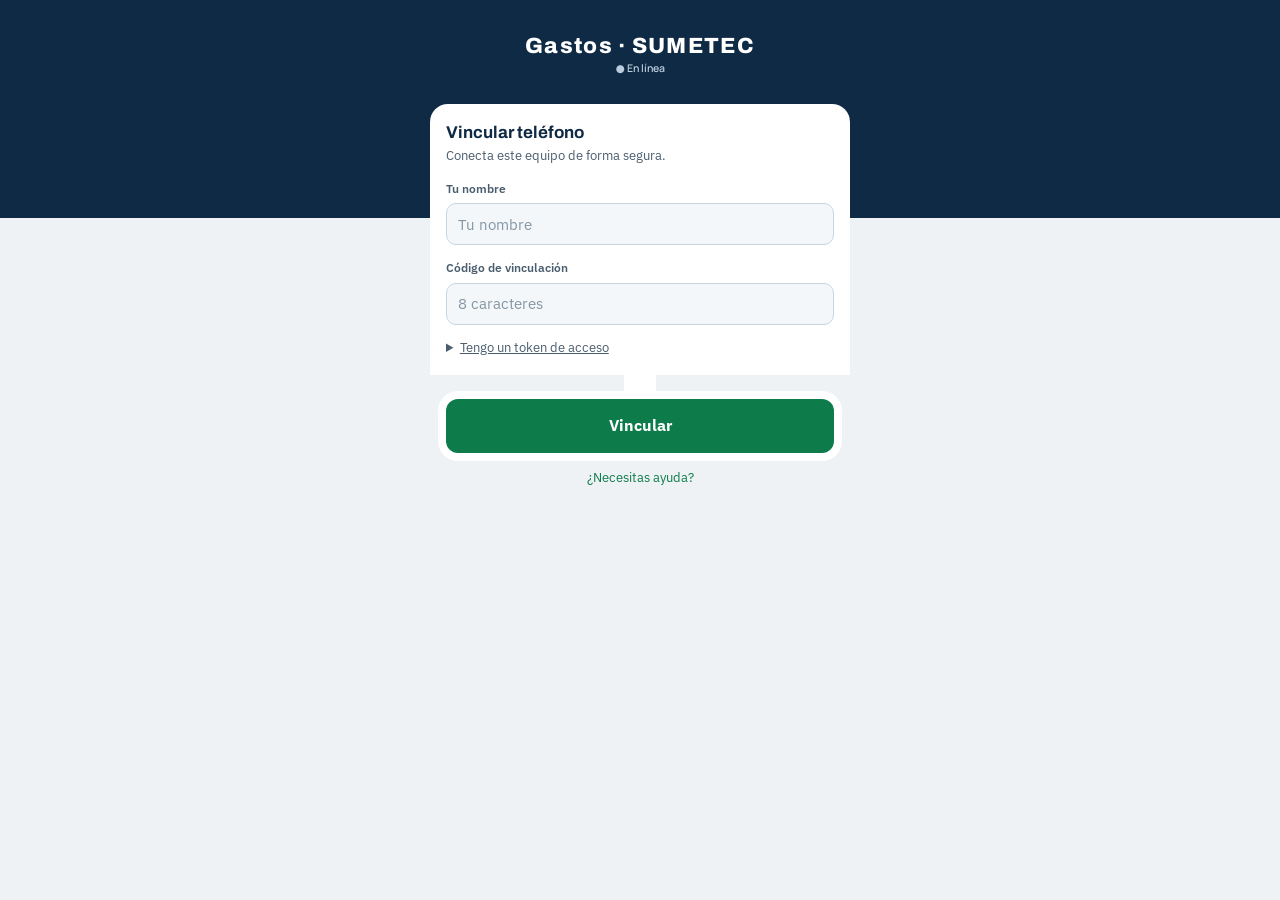
<file: GASTOS/gastos.html>
<!DOCTYPE html>
<html data-sync-app="gastos" lang="es" data-app="gastos" data-ui="mejorada">
<head>
<meta charset="UTF-8">
<meta name="viewport" content="width=device-width, initial-scale=1, viewport-fit=cover">
<title>SUMETEC – Gastos</title>
<link rel="manifest" href="manifest.json">
<link rel="icon" href="logos/sumetec-gastos.png" type="image/png">
<link rel="apple-touch-icon" href="logos/sumetec-gastos.png">
<meta name="theme-color" content="#023561">
<meta name="mobile-web-app-capable" content="yes">
<meta name="apple-mobile-web-app-capable" content="yes">
<meta name="apple-mobile-web-app-title" content="Gastos">
<!-- tema-inicial.js ANTES del CSS (elige día/noche sin parpadeo) -- mismo
     tema del ERP, generado por 16.- IDENTIDAD-NEGOCIO/generar_tema.py. No
     editar sumetec-tema.css ni tema-inicial.js a mano. Sin botón manual de
     día/noche aquí a propósito (F5b, 2026-09-11): sigue el sistema solo,
     sin agregar un control nuevo a la barra de Gastos. -->
<script src="tema-inicial.js"></script>
<!-- Diseño mejorado (2026-11-26): se ve en claro aunque el teléfono esté en oscuro; el botón del menú sigue mandando. -->
<script>try{if(!localStorage.getItem('sumetec_tema'))document.documentElement.removeAttribute('data-tema')}catch(_){}</script>
<link rel="stylesheet" href="sumetec-tema.css">
<link rel="stylesheet" href="actualizacion.css">
<link rel="stylesheet" href="acceso.css">
<style>
/* Todos los tokens (--sm-glass-*, --sm-bg, --sm-navy, etc.) y la letra IBM
   Plex vienen de sumetec-tema.css (F5b, 2026-09-11) -- ANTES este bloque
   traía sus propios valores fijos, aproximados al ERP a mano; ahora son los
   reales, y voltean solos entre día y noche. Las reglas de aquí abajo son
   la convención PROPIA de Gastos (.btn / .btn.secondary / .btn.danger,
   distinta a la de Dirección/Compras) -- se conservan tal cual, solo
   cambiaron los colores fijos por los tokens del tema. */
*,*::before,*::after{box-sizing:border-box;margin:0;padding:0}
body{font-family:"IBM Plex Sans",system-ui,-apple-system,sans-serif;background:var(--sm-bg);color:var(--sm-ink);padding-bottom:max(80px,env(safe-area-inset-bottom))}

header{
  position:relative;isolation:isolate;overflow:hidden;
  background:var(--sm-glass-nav-fondo);color:#fff;padding:14px 16px;
  display:flex;align-items:center;justify-content:space-between;gap:8px;
  border-bottom:1px solid var(--sm-glass-nav-borde);
  -webkit-backdrop-filter:blur(var(--sm-glass-nav-blur)) saturate(150%);
  backdrop-filter:blur(var(--sm-glass-nav-blur)) saturate(150%);
  box-shadow:0 10px 26px rgb(2 25 45 / .28), inset 0 1px 0 var(--sm-glass-nav-reflejo);
}
header h1{font-size:16px;font-weight:700;position:relative;z-index:2}
header>*{position:relative;z-index:2}

.card,.toast,.btn{position:relative;isolation:isolate;overflow:hidden}

.card{
  background:var(--sm-glass-tarjeta-fondo);border-radius:10px;padding:14px;margin:12px;
  border:1px solid var(--sm-glass-superficie-borde);
  -webkit-backdrop-filter:blur(var(--sm-glass-superficie-blur)) saturate(130%);
  backdrop-filter:blur(var(--sm-glass-superficie-blur)) saturate(130%);
  box-shadow:0 6px 18px var(--sm-glass-superficie-sombra), inset 0 1px 0 rgb(255 255 255 / .5);
  transition:transform .2s ease, box-shadow .2s ease;
}

.btn{
  background:color-mix(in srgb, var(--sm-green) 82%, transparent);color:#fff;border:none;border-radius:8px;
  padding:10px 16px;font-size:14px;font-weight:600;cursor:pointer;
  border:1px solid rgb(255 255 255 / .38);
  -webkit-backdrop-filter:blur(10px) saturate(140%);
  backdrop-filter:blur(10px) saturate(140%);
  box-shadow:0 4px 12px rgb(2 53 97 / .2), inset 0 1px 0 rgb(255 255 255 / .4);
  transition:transform .12s ease, box-shadow .12s ease;
}
.btn.secondary{background:color-mix(in srgb, var(--sm-accent) 82%, transparent)}
.btn.danger{background:color-mix(in srgb, var(--sm-chart-4) 82%, transparent)}
.btn:disabled{opacity:.5;cursor:not-allowed}
.btn:active{transform:translateY(1px);box-shadow:0 2px 6px rgb(2 53 97 / .22), inset 0 1px 0 rgb(255 255 255 / .3)}

/* Anillo de luz reactivo al cursor/toque -- capa decorativa, sin clic, debajo
   del contenido. Igual mecanismo que liquid-glass-theme.js del ERP: solo se
   activa en el elemento bajo el puntero y no se mueve nada mas. */
header::after,.card::after,.btn::after{
  content:"";position:absolute;inset:0;z-index:0;pointer-events:none;opacity:0;
  transition:opacity .16s ease;
  background:radial-gradient(220px circle at var(--sm-liquid-x,50%) var(--sm-liquid-y,50%), var(--sm-glass-superficie-luz), transparent 68%);
}
header::after{background:radial-gradient(260px circle at var(--sm-liquid-x,50%) var(--sm-liquid-y,50%), var(--sm-glass-nav-luz), transparent 70%)}
header.sm-liquid-activa::after,.card.sm-liquid-activa::after,.btn.sm-liquid-activa::after{opacity:1}
.card.sm-liquid-activa{transform:translateY(-2px);box-shadow:0 12px 24px var(--sm-glass-superficie-sombra), inset 0 1px 0 rgb(255 255 255 / .55)}

select,input{width:100%;padding:8px;border:1px solid var(--sm-border-soft);border-radius:6px;font-size:14px;font-family:inherit;margin-top:4px;background:var(--sm-surface);color:var(--sm-ink)}
select,input:not([type=radio]){min-height:44px}
input[type=radio]{width:24px;height:24px}
.sm-header-meta{margin-left:auto;display:flex;gap:8px}
.sm-header-chip{padding:2px 8px;border:0;border-radius:10px;background:rgba(255,255,255,.2);color:#fff;font-size:11px;font-family:inherit;cursor:pointer}
.gasto-bloque{padding:0;margin:0 0 16px;border:0}
.gasto-bloque legend{padding:0;margin-bottom:8px;font-size:14px;font-weight:700}
.gasto-modos{display:grid;grid-template-columns:repeat(3,minmax(0,1fr));gap:8px;padding:6px 0}
.gasto-modo{display:flex;align-items:center;gap:6px;min-height:48px;cursor:pointer;font-size:12.5px}
.gasto-resumen{margin-top:10px;font-size:13px;padding:8px;background:var(--sm-surface-2);border-radius:6px}
.gasto-acciones{margin-top:12px}
.gasto-reciente{min-width:0;overflow:hidden}
.gasto-foto-preview{display:none;max-width:100%;width:100%;max-height:240px;border:1px solid var(--sm-border-soft);border-radius:6px;margin-top:8px;object-fit:contain}
/* En el teléfono, Safari acerca la pantalla si el campo mide menos de 16px. */
@media (pointer: coarse){select,input{font-size:16px}}
@media (pointer: coarse){.sm-header-chip{min-width:44px;min-height:44px;padding:8px;font-size:14px}}
.fila-producto{display:flex;align-items:center;gap:8px;padding:8px 0;border-bottom:1px solid var(--sm-line)}
.fila-producto .info{flex:1}
.fila-producto .codigo{font-family:"IBM Plex Mono",monospace;font-size:12px;color:var(--sm-muted)}
.fila-producto input[type=number]{width:80px;text-align:right}
.pendiente-item{align-items:flex-start;gap:10px;padding:12px}
.pendiente-item .info{min-width:0;overflow-wrap:anywhere}
.pendiente-acciones{display:flex;gap:8px}
.pendiente-accion{width:44px;min-width:44px;height:44px;min-height:44px;padding:0}
@media (max-width:360px){.pendiente-item{display:grid;grid-template-columns:1fr}.pendiente-acciones{justify-content:flex-end}}
#tokenGate{display:none}
.toast{
  position:fixed;bottom:16px;left:16px;right:16px;z-index:1000;display:none;
  background:color-mix(in srgb, var(--sm-ink) 82%, transparent);color:#fff;padding:10px 14px;border-radius:8px;font-size:13px;
  border:1px solid rgb(255 255 255 / .12);
  -webkit-backdrop-filter:blur(16px) saturate(140%);
  backdrop-filter:blur(16px) saturate(140%);
}
.toast.show{display:block}
#badgePendientes{cursor:pointer}
.ia-tocado{background:color-mix(in srgb, var(--sm-aviso) 16%, var(--sm-surface));border-color:var(--sm-aviso)}
.sm-status-chip{display:inline-flex;align-items:center;gap:5px}
.sm-status-dot{width:7px;height:7px;border-radius:50%;background:#3ecf7e;display:inline-block;flex:none}
.sm-status-chip.offline .sm-status-dot{background:#e0a233}
.sm-status-chip.sending .sm-status-dot{background:#4a9de0}
.sm-status-chip.stuck .sm-status-dot{background:#e0524a;box-shadow:0 0 0 3px rgb(224 82 74 / .3)}
.gasto-mas-toggle{width:100%;margin-top:10px;height:38px;border:1px dashed var(--sm-border-soft);border-radius:6px;background:transparent;color:var(--sm-muted);font-size:12.5px;font-weight:600;cursor:pointer}
.gasto-ocr-principal{width:100%;height:48px;border-radius:8px;margin-bottom:6px;font-size:14px}
.gasto-ocr-ayuda{font-size:11px;color:var(--sm-muted);text-align:center;margin-bottom:14px}
.gasto-reciente-fila{cursor:pointer;position:relative}
.gasto-reciente-dup{font-size:11px;color:var(--sm-green);font-weight:600;border:1px solid var(--sm-border-soft);border-radius:5px;padding:2px 7px;flex:none;margin-left:8px}
.gasto-evidencia-extra{display:none}
@media (min-width:900px){
  .gastos-layout{display:grid;grid-template-columns:1.3fr 0.9fr;gap:0 16px;align-items:start}
  .gastos-layout .card{margin:12px}
  .gastos-col-lateral{position:sticky;top:12px}
  .gasto-mas-toggle{display:none}
  .gasto-evidencia-extra{display:block!important}
}

@media (prefers-reduced-motion: reduce){
  .card,.btn,header::after,.card::after,.btn::after{transition:none!important}
  .card.sm-liquid-activa{transform:none}
  .btn:active{transform:none}
}
@media (prefers-reduced-transparency: reduce){
  header,.card,.toast,.btn{background:var(--sm-navy);-webkit-backdrop-filter:none;backdrop-filter:none}
  .card{background:var(--sm-surface)}
  .btn{background:var(--sm-green)}
  .btn.secondary{background:var(--sm-accent)}
  .btn.danger{background:var(--sm-chart-4)}
  .toast{background:var(--sm-ink)}
  header::after,.card::after,.btn::after{display:none}
}
@supports not (backdrop-filter: blur(1px)){
  header{background:var(--sm-navy)}
  .card{background:var(--sm-surface)}
  .btn{background:var(--sm-green)}
  .btn.secondary{background:var(--sm-accent)}
  .btn.danger{background:var(--sm-chart-4)}
  .toast{background:var(--sm-ink)}
}
@media (max-width: 600px){
  header{flex-wrap:wrap;padding:max(8px,env(safe-area-inset-top)) 10px 8px;min-height:56px}
  header h1{font-size:15px}
  .sm-header-chip{min-width:44px;min-height:44px;padding:8px;border:1px solid rgb(255 255 255 / .38);border-radius:8px}
  .card{margin:8px;padding:12px}
  select,input{font-size:16px}
  .btn,button{min-height:48px}
}

/* ── Rediseño 2026-09-24 (propuesta "antes y después" aprobada) ──────────
   Solo presentación: mismos ids, mismas funciones, mismos datos. Colores y
   letra siguen saliendo de sumetec-tema.css (tokens --sm-*). Respaldo del
   archivo anterior en _backups/2026-09-24_rediseno_antes_despues/. */
/* 1. Barra superior ligera */
header h1{display:flex;flex-direction:column;gap:1px;line-height:1.15;font-weight:600}
.sm-kicker{font-size:10.5px;font-weight:600;letter-spacing:.08em;text-transform:uppercase;opacity:.72}
.sm-header-meta .sm-status-chip{border-radius:999px;white-space:nowrap}
.sm-header-meta .sm-menu-boton{font-size:22px;line-height:1;background:transparent;border-color:transparent}
.gasto-menu{position:fixed;top:64px;right:10px;z-index:60;width:260px;max-width:calc(100vw - 20px);display:flex;flex-direction:column;gap:2px;padding:8px;background:var(--sm-surface);color:var(--sm-ink);border:1px solid var(--sm-line);border-radius:var(--sm-r-md);box-shadow:var(--sm-shadow-sereno)}
.gasto-menu[hidden]{display:none}
.gasto-menu-titulo{font-size:10.5px;font-weight:700;letter-spacing:.06em;text-transform:uppercase;color:var(--sm-muted);padding:6px 8px 4px}
.gasto-menu button{display:flex;align-items:center;gap:10px;min-height:44px;padding:0 8px;border:0;border-radius:var(--sm-r-sm);background:none;color:var(--sm-ink);font:inherit;font-size:14px;text-align:left;cursor:pointer}
.gasto-menu button:hover{background:var(--sm-surface-2)}
.gasto-menu .bi{font-size:16px;color:var(--sm-icon-muted)}
.gasto-menu-separador{height:1px;margin:4px 8px;background:var(--sm-line)}
.gasto-menu .gasto-menu-peligro,.gasto-menu .gasto-menu-peligro .bi{color:var(--sm-chart-4)}
/* 2. Total del día arriba */
.gasto-hoy{display:flex;flex-wrap:wrap;align-items:baseline;gap:2px 12px;margin:14px 16px 2px}
.gasto-hoy-etiqueta{width:100%;font-size:12px;color:var(--sm-muted)}
.gasto-hoy-total{font-size:30px;font-weight:600;letter-spacing:-.01em;font-variant-numeric:tabular-nums;color:var(--sm-ink)}
.gasto-hoy-cuenta{flex:none;white-space:nowrap;font-size:12.5px;color:var(--sm-muted)}
/* 3. Una acción principal para el ticket */
.gasto-ticket{display:grid;grid-template-columns:minmax(0,1fr) 56px;gap:8px}
.gasto-ticket .gasto-ocr-principal{height:56px;margin:0;display:flex;align-items:center;justify-content:center;gap:8px;font-size:15px}
.gasto-archivo{display:flex;align-items:center;justify-content:center;height:56px;border:1px solid var(--sm-border-soft);border-radius:8px;background:var(--sm-surface);color:var(--sm-accent);font-size:20px;cursor:pointer}
.gasto-archivo:hover{background:var(--sm-surface-2)}
.gasto-ocr-ayuda{text-align:left;line-height:1.45;margin:8px 0 14px}
/* 4. Modo de importe segmentado (los radios siguen ahí, invisibles) */
.gasto-modos{grid-template-columns:repeat(3,minmax(0,1fr));gap:3px;padding:3px;margin:6px 0 12px;border:1px solid var(--sm-border-soft);border-radius:10px;background:var(--sm-surface-2)}
.gasto-modo{position:relative;justify-content:center;text-align:center;min-height:44px;padding:4px 6px;border-radius:7px;font-weight:500;line-height:1.2;color:var(--sm-muted)}
.gasto-modo input[type=radio]{position:absolute;inset:0;width:100%;height:100%;min-height:0;margin:0;opacity:0;cursor:pointer}
.gasto-modo:has(input:checked){background:var(--sm-surface);color:var(--sm-ink);font-weight:600;box-shadow:0 1px 3px rgb(8 43 70 / .14),inset 0 0 0 1px var(--sm-accent)}
.gasto-modo:has(input:focus-visible){outline:2px solid var(--sm-accent);outline-offset:1px}
#app .gasto-monto{min-height:52px;font-size:20px;font-variant-numeric:tabular-nums}
/* 5. IVA en chips (el <select> sigue siendo la fuente del valor) */
.gasto-select-oculto{position:absolute;width:1px;height:1px;min-height:0;padding:0;margin:0;overflow:hidden;clip:rect(0 0 0 0);border:0;opacity:0;pointer-events:none}
.gasto-iva-chips{display:flex;align-items:center;flex-wrap:wrap;gap:6px;margin-top:6px}
.gasto-iva-chip{min-width:60px;min-height:44px;padding:0 14px;border:1px solid var(--sm-border-soft);border-radius:999px;background:var(--sm-surface);color:var(--sm-body-text);font:inherit;font-size:14px;font-weight:500;cursor:pointer}
.gasto-iva-chip[aria-pressed="true"]{border-color:var(--sm-accent);background:color-mix(in srgb,var(--sm-accent) 12%,var(--sm-surface));color:var(--sm-ink);font-weight:600;box-shadow:inset 0 0 0 1px var(--sm-accent)}
.gasto-iva-chips.ia-tocado{padding:4px;border-radius:999px;background:color-mix(in srgb,var(--sm-aviso) 16%,transparent)}
/* 6. Total fijo junto a Guardar */
.gasto-barra-guardar{position:fixed;left:0;right:0;bottom:0;z-index:40;display:flex;align-items:center;gap:12px;padding:10px 16px max(12px,env(safe-area-inset-bottom));background:var(--sm-surface);border-top:1px solid var(--sm-line);box-shadow:0 -10px 26px rgb(8 43 70 / .12)}
.gasto-barra-guardar .gasto-resumen{flex:1;min-width:0;margin:0;padding:0;background:none;display:flex;flex-direction:column;gap:2px}
.gasto-resumen-total{font-size:20px;font-weight:600;font-variant-numeric:tabular-nums;color:var(--sm-ink)}
.gasto-resumen-desglose,.gasto-resumen-vacio{font-size:11.5px;color:var(--sm-muted)}
.gasto-resumen-error{font-size:12px;line-height:1.3;color:var(--sm-chart-4)}
.gasto-barra-guardar #gasGuardar{flex:none;min-width:130px;min-height:48px;font-size:15px}
#gasGuardar.gasto-no-listo{opacity:.55}
body{padding-bottom:max(110px,calc(90px + env(safe-area-inset-bottom)))}
.toast{bottom:96px}
@media (min-width:900px){.gasto-barra-guardar{left:50%;right:auto;bottom:16px;width:min(760px,calc(100% - 32px));transform:translateX(-50%);border:1px solid var(--sm-line);border-radius:14px}}
/* 7. Opcionales con resumen */
.gasto-mas-toggle{display:flex;align-items:center;gap:10px;height:auto;min-height:52px;padding:6px 12px;border:1px solid var(--sm-border-soft);border-radius:8px;background:var(--sm-surface);color:var(--sm-ink);text-align:left;font-weight:500}
.gasto-mas-titulo{font-size:14px}
.gasto-mas-resumen{flex:1;min-width:0;overflow:hidden;text-overflow:ellipsis;white-space:nowrap;font-size:12px;font-weight:400;color:var(--sm-muted)}
.gasto-mas-flecha{color:var(--sm-muted)}
/* 8. Recientes limpios */
.gasto-recientes-titulo{display:block;margin-bottom:4px;font-size:10.5px;font-weight:700;letter-spacing:.06em;text-transform:uppercase;color:var(--sm-muted)}
.gasto-reciente-fila{min-height:52px}
.gasto-reciente-fila:hover{background:var(--sm-surface-2)}
.gasto-reciente-dup{border:0;padding:0 4px;font-size:17px;color:var(--sm-accent)}
</style>
<link rel="stylesheet" href="sumetec-mejorada.css">
<!-- Atrás del teléfono cierra lo último que se abrió (2026-10) -->
<script src="sumetec-atras.js" defer></script>
<script src="sumetec-foto.js" defer></script>
</head>
<body>

<header class="smx-top">
  <div class="smx-top-fila">
    <h1 id="tituloApp" class="smx-marca"><span class="sm-kicker smx-logo">SUME<b>TEC</b></span><span class="smx-app">Gastos</span></h1>
    <div class="sm-header-meta">
      <button type="button" id="smxAvisos" class="smx-avisos" aria-label="Avisos pendientes"><b>0</b> avisos</button>
      <button id="badgePendientes" class="sm-header-chip sm-status-chip smx-enlinea" type="button" onclick="verColaPendiente()" aria-label="Ver estado y pendientes de envío"><span class="sm-status-dot smx-punto"></span><span id="badgePendientesTexto">En línea</span></button>
    </div>
  </div>
</header>

<div id="menuGastos" class="gasto-menu" hidden>
  <span class="gasto-menu-titulo">Este teléfono</span>
  <button type="button" onclick="_cerrarMenuGastos_();verColaPendiente()"><i class="bi bi-cloud-arrow-up" aria-hidden="true"></i><span>Cola pendiente de envío<small aria-hidden="true">Revisar, reenviar o descartar</small></span></button>
  <button type="button" id="mEnviar"><i class="bi bi-send" aria-hidden="true"></i><span>Enviar gastos pendientes<small aria-hidden="true">Manda la cola al ERP</small></span></button>
  <button type="button" id="mEstado"><i class="bi bi-arrow-repeat" aria-hidden="true"></i><span>Ver estado<small aria-hidden="true">Conexión y cola de envío</small></span></button>
  <button type="button" id="mResumen"><i class="bi bi-graph-down" aria-hidden="true"></i><span>Resumen del mes<small aria-hidden="true">Totales, gráfica y por tipo</small></span></button>
  <button type="button" onclick="_cerrarMenuGastos_();exportarGastosCSV()"><i class="bi bi-download" aria-hidden="true"></i><span>Exportar gastos (.csv)<small aria-hidden="true">Para Excel o contabilidad</small></span></button>
  <button type="button" id="mGestos"><i class="bi bi-chevron-right" aria-hidden="true"></i><span>Gestos de la app<small aria-hidden="true">Atajos con el dedo</small></span></button>
  <button type="button" id="mAyuda"><i class="bi bi-info-circle" aria-hidden="true"></i><span>¿Cómo usar?<small aria-hidden="true">Capturar, revisar y enviar</small></span></button>
  <button type="button" id="mErp"><i class="bi bi-shop" aria-hidden="true"></i><span>¿Qué es ERP?<small aria-hidden="true">El sistema central de SUMETEC</small></span></button>
  <button type="button" id="mBloquear"><i class="bi bi-lock" aria-hidden="true"></i><span>Bloquear la app<small aria-hidden="true">Volver a pedir el PIN</small></span></button>
  <div class="gasto-menu-separador"></div>
  <span class="gasto-menu-titulo">Ajustes</span>
  <button type="button" onclick="_cerrarMenuGastos_();alternarTemaSumetec()"><i class="bi bi-moon-stars" aria-hidden="true"></i><span>Modo claro / oscuro<small aria-hidden="true">Cambia los colores</small></span></button>
  <button type="button" onclick="_cerrarMenuGastos_();_mostrarVersionInstalada()" title="Buscar actualización de software"><i class="bi bi-info-circle" aria-hidden="true"></i><span>Actualización de software<small aria-hidden="true">Buscar versión nueva</small></span></button>
  <div class="smx-peligro"><span>Zona de peligro</span><button type="button" class="gasto-menu-peligro" onclick="_cerrarMenuGastos_();limpiarCacheLocal()" title="Borrar los datos guardados en este teléfono"><i class="bi bi-trash" aria-hidden="true"></i><span>Borrar datos de este teléfono<small aria-hidden="true">Copias guardadas aquí</small></span></button></div>
</div>

<div id="app"></div>

<nav class="smx-nav" aria-label="Navegación principal">
  <button type="button" data-vista-gasto="capturar" class="activo"><svg viewBox="0 0 24 24" fill="none" stroke="currentColor" stroke-width="2.1" stroke-linecap="round" stroke-linejoin="round" aria-hidden="true"><circle cx="12" cy="12" r="9"/><path d="M12 8v8M8 12h8"/></svg><span>Capturar</span></button>
  <button type="button" data-vista-gasto="historial"><svg viewBox="0 0 24 24" fill="none" stroke="currentColor" stroke-width="2.1" stroke-linecap="round" stroke-linejoin="round" aria-hidden="true"><path d="M8 6h13M8 12h13M8 18h13M3.5 6h.01M3.5 12h.01M3.5 18h.01"/></svg><span>Historial</span></button>
  <button type="button" data-vista-gasto="resumen"><svg viewBox="0 0 24 24" fill="none" stroke="currentColor" stroke-width="2.1" stroke-linecap="round" stroke-linejoin="round" aria-hidden="true"><path d="M3 3v18h18"/><path d="M8 17v-6M13 17V7M18 17v-3"/></svg><span>Resumen</span></button>
  <button id="btnMenuGastos" type="button" onclick="_toggleMenuGastos_()" aria-haspopup="true" aria-expanded="false" aria-controls="menuGastos" aria-label="Más opciones"><svg viewBox="0 0 24 24" fill="none" stroke="currentColor" stroke-width="2.1" stroke-linecap="round" stroke-linejoin="round" aria-hidden="true"><circle cx="5" cy="12" r="1.4"/><circle cx="12" cy="12" r="1.4"/><circle cx="19" cy="12" r="1.4"/></svg><span>Más</span><b class="smx-insignia" id="gvInsignia" hidden aria-hidden="true">0</b></button>
</nav>

<div id="tokenGate" class="sumetec-acceso" style="--acento:#f06452">
  <div class="sumetec-acceso-panel">
    <div class="sumetec-acceso-cabecera">
      <div class="sumetec-acceso-marca">Gastos · SUMETEC<small>● En línea</small></div>
<details id="ayuda-gastos" class="sumetec-acceso-ayuda sumetec-acceso-ayuda--solo-enlace"><summary aria-label="Información para vincular">i</summary>
        <div class="sumetec-acceso-ayuda-contenido"><div class="sumetec-acceso-ayuda-titulo"><strong>Ayuda de acceso</strong><button type="button" class="sumetec-acceso-ayuda-cerrar" aria-label="Cerrar ayuda" onclick="sumetecAbrirAyuda('ayuda-gastos',true)">×</button></div><p>Pide a administración un código de vinculación de 8 caracteres y escribe tu nombre.</p><p>Después crea un PIN para proteger el acceso de este teléfono.</p><button type="button" class="sumetec-acceso-ayuda-entendido" onclick="sumetecAbrirAyuda('ayuda-gastos',true)">Entendido</button></div>
      </details>
    </div>
    <div class="sumetec-acceso-intro">
      <div class="sumetec-acceso-candado" aria-hidden="true">🔒</div>
      <h2>Vincular teléfono</h2>
      <p class="sumetec-acceso-descripcion">Conecta este equipo de forma segura.</p>
    </div>
    <div class="sumetec-acceso-campos">
      <div class="sumetec-acceso-campo sumetec-acceso-campo--principal"><label for="tg_nombre">Tu nombre</label><input id="tg_nombre" type="text" autocomplete="name" placeholder="Tu nombre"></div>
      
      <div class="sumetec-acceso-campo sumetec-acceso-campo--secundario"><label for="tg_codigo">Código de vinculación</label><input id="tg_codigo" type="text" maxlength="8" autocomplete="off" placeholder="8 caracteres"></div><details class="sumetec-acceso-alternativa"><summary>Tengo un token de acceso</summary><div class="sumetec-acceso-campo sumetec-acceso-campo--secundario"><label for="tg_input">Token de acceso</label><input id="tg_input" type="password" autocomplete="off" placeholder="Token de acceso"></div></details>
    </div>
    <p id="tg_error" class="sumetec-acceso-error" role="alert" aria-live="polite"></p>
    <button id="tg_btn" type="button" class="sumetec-acceso-boton" onclick="_tgGuardar()">Vincular</button>
    <button type="button" class="sumetec-acceso-enlace" aria-controls="ayuda-gastos" aria-expanded="false" onclick="sumetecAbrirAyuda('ayuda-gastos')">¿Necesitas ayuda?</button>
  </div>
</div>

<div id="toast" class="toast"></div>

<script src="sync_cliente.js"></script>
<script src="acceso.js"></script>
<script>
// B5: token propio de Gastos, descifrado sólo durante la sesión.
let API_TOKEN = '';
// Permiso del dueño (2026-10-20, acceso.js): a qué servidor y con qué token pedirlo (se leen al momento).
if (typeof sumetecRegistrarServidor === 'function') sumetecRegistrarServidor('gastos', () => ({ url: getScriptUrl(), token: API_TOKEN }));
if (typeof sumetecIniciarBorradoRemoto === 'function') sumetecIniciarBorradoRemoto('gastos');
let _gastosAccesoAutorizado = false;
const _GASTOS_HUELLA_VALIDADA = 'sumetec_gastos_token_validado';

// Ecosistema centralizado (2026-09): valores de fábrica IDÉNTICOS a los que
// ya estaban horneados aquí -- si el ERP nunca publica nada, el
// comportamiento no cambia. Ver _cargarConfiguracionEcosistema_ más abajo.
let FOTO_TOPE_KB_PUBLICADO = 250;
// Mejora (2026-09-02, confirmado por Miguel): a partir de este total, pedir
// confirmación explícita antes de guardar el gasto -- suele ser un cero de
// más al teclear, no un límite que bloquee gastos grandes reales.
let UMBRAL_GASTO_ATIPICO = 2000; // el ERP lo puede cambiar (Ecosistema → Gastos)

// Escapa texto y valores de atributo HTML (mismo comportamiento que
// esc()/escAttr() en calculos.js -- inline aquí porque inventario.html no
// carga ese archivo). Necesario: descripciones de tornillería traen `"`
// literal (medidas en pulgadas, ej. TORNILLO 1/4" x 2") que rompería el
// atributo value="..." o el HTML si se interpola sin escapar.
function esc(v) {
  return v == null ? '' : String(v).replace(/&/g, '&amp;').replace(/</g, '&lt;')
    .replace(/>/g, '&gt;').replace(/"/g, '&quot;').replace(/'/g, '&#39;');
}

function toast(msg, ms) {
  const t = document.getElementById('toast');
  t.textContent = msg;
  t.className = 'toast show';
  clearTimeout(toast._t);
  toast._t = setTimeout(() => { t.className = 'toast'; }, ms || 3000);
}

// Menú ⋮ (rediseño 2026-09-24): cola, exportar, versión y borrar copias
// salieron de la pantalla de captura. Mismas funciones de siempre.
function _toggleMenuGastos_(forzar) {
  const m = document.getElementById('menuGastos');
  const b = document.getElementById('btnMenuGastos');
  if (!m) return;
  const abrir = forzar === undefined ? m.hidden : !!forzar;
  m.hidden = !abrir;
  if (b) b.setAttribute('aria-expanded', String(abrir));
}
function _cerrarMenuGastos_() { _toggleMenuGastos_(false); }
document.addEventListener('click', e => {
  const m = document.getElementById('menuGastos');
  const b = document.getElementById('btnMenuGastos');
  if (!m || m.hidden || m.contains(e.target) || (b && b.contains(e.target))) return;
  _cerrarMenuGastos_();
});

function _tokenGateCheck() {
  const mostrar = !_gastosAccesoAutorizado;
  const gate = document.getElementById('tokenGate');
  gate.style.display = mostrar ? 'flex' : 'none';
  sumetecBloquearFondo(gate, mostrar);
  // Si el nombre ya se capturó desde remision.html (mismo origen), precargarlo.
  if (mostrar) {
    const nEl = document.getElementById('tg_nombre');
    const yaTiene = _leerVendedorCompartido();
    if (nEl && yaTiene && !nEl.value) nEl.value = yaTiene;
  }
}
// I-5: "vendedor" se guarda en la MISMA clave 'r_empresa' que usa remision.html
// (mismo origen de GitHub Pages -> mismo localStorage) -- así el nombre
// capturado en cualquiera de las dos apps sirve para las dos, sin duplicar
// captura ni inventar una clave nueva.
function _leerVendedorCompartido() {
  try { return (JSON.parse(localStorage.getItem('r_empresa') || '{}').vendedor || '').trim(); }
  catch (_) { return ''; }
}
function _guardarVendedorCompartido(nombre) {
  let obj = {};
  try { obj = JSON.parse(localStorage.getItem('r_empresa') || '{}') || {}; } catch (_) { obj = {}; }
  obj.vendedor = nombre;
  localStorage.setItem('r_empresa', JSON.stringify(obj));
}
async function _validarTokenGastos_(token) {
  const ctrl = new AbortController();
  const tiempo = setTimeout(() => ctrl.abort(), 12000);
  try {
    const r = await fetch(getScriptUrl(), { method: 'POST', headers: { 'Content-Type': 'text/plain' },
      body: JSON.stringify({ tipo: 'ping', token }), signal: ctrl.signal });
    if (!r.ok) throw Error('El servidor no pudo verificar el acceso. Intenta de nuevo.');
    const respuesta = await r.json();
    if (respuesta && respuesta.ok === false && /no autorizado/i.test(String(respuesta.error || ''))) throw Error('TOKEN_INVALIDO');
    if (!respuesta || respuesta.ok !== true) throw Error('El servidor no pudo verificar el acceso. Intenta de nuevo.');
  } finally { clearTimeout(tiempo); }
}
async function _tgGuardar() {
  let v = (document.getElementById('tg_input').value || '').trim();
  const codigo=(document.getElementById('tg_codigo').value||'').trim();
  const nombre = (document.getElementById('tg_nombre').value || '').trim();
  const error = document.getElementById('tg_error');
  if (!nombre || (!v&&!codigo)) { error.textContent = 'Escribe tu nombre y el código de vinculación.'; return; }
  error.textContent = '';
  const boton = document.getElementById('tg_btn');
  sumetecEntrando(boton, true);
  try {
    // 2026-11-25: el token recién entregado por el servidor ya es la prueba; no se repite el ping (era un viaje más
    // a Google y su tope de 12 s cortaba con «operation was aborted» una vinculación que sí había quedado).
    let reciénVinculado=false;
    if(!v){
      const dispositivo=localStorage.getItem('sumetec_gastos_dispositivo')||crypto.randomUUID();
      localStorage.setItem('sumetec_gastos_dispositivo',dispositivo);   // antes de pedir: un reintento es el mismo teléfono
      const r=await sumetecVincularDispositivo(getScriptUrl(),{app:'GASTOS',codigo,dispositivo,nombre},t=>{error.textContent=t;});
      v=r.token; reciénVinculado=true;
      document.getElementById('tg_input').value=v;
    }
    if(!reciénVinculado) await _validarTokenGastos_(v);
    await sumetecMarcarAccesoValidado(v, _GASTOS_HUELLA_VALIDADA);
  } catch (e) {
    if (e.message === 'TOKEN_INVALIDO') { error.textContent = 'El servidor rechazó el token.'; sumetecEntrando(boton, false); return; }
    if (!await sumetecAccesoValidadoAntes(v, _GASTOS_HUELLA_VALIDADA)) {
      error.textContent = e.message||'No se pudo validar. Revisa tu conexión.';
      sumetecEntrando(boton, false); return;
    }
  }
  const pin=await sumetecPedirPinToken('Gastos',true);
  if(pin===null){sumetecEntrando(boton,false);return;}
  try{await sumetecGuardarTokenCifrado('gastos',v,pin);sumetecRecordarPin('gastos',pin);localStorage.removeItem('api_token');}
  catch(e){error.textContent=e.message;sumetecEntrando(boton,false);return;}
  _guardarVendedorCompartido(nombre);
  API_TOKEN = v;
  _gastosAccesoAutorizado = true;
  _tokenGateCheck();
  _iniciarAppSegunModo_();
  _cargarConfiguracionEcosistema_();
  sumetecEntrando(boton, false);
}

// Punto de entrada único. Desde 2026-09-11 (F5 del plan de diseño) Gastos
// ya no tiene modo Inventario -- el conteo se mudó a la app de Dirección
// (14.- SUMETEC DIRECCION/inventario.js). Se conserva el nombre: lo usan
// el arranque de abajo y configuracion_ecosistema.test.js.
function _iniciarAppSegunModo_() {
  renderGastos();
}

// ── URL del servidor: MISMA que remisiones (remision.html::URL_SERVIDOR).
//    Solo cambia si creas una implementación NUEVA del Apps Script. ──
const URL_SERVIDOR = 'https://script.google.com/macros/s/AKfycbxQ3o4Fapo78sEbAAsMoGjyjMrcsL7lMXRwwig0r2ZhRAwi_Ukdi3CHkGrilpcTsgrK/exec';

function getScriptUrl() { return URL_SERVIDOR; }

// ── Cola offline / persistencia local (helpers usados por catálogo, conteo
// en curso y cola de envío) ─────────────────────────────────────────────────
function leerSeguro(clave, porDefecto) {
  try { const v = localStorage.getItem(clave); return v === null ? porDefecto : JSON.parse(v); }
  catch (_) { return porDefecto; }
}
function guardarSeguro(clave, valorObj) {
  try { localStorage.setItem(clave, JSON.stringify(valorObj)); return true; }
  catch (_) { return false; }
}
function _dedupeCola_(cola, id) { return cola.some(e => e.id === id); }

// Se conserva SOLO para armar el teorico_ref de un conteo que quedó a medias
// al llegar la versión sin Inventario (ver _enviarConteoHuerfano_): lee el
// último stock teórico que este teléfono guardó. Función pura.
function _construirStockTeoricoMap(filas) {
  const m = new Map();
  if (!Array.isArray(filas)) return m;
  filas.forEach(f => {
    const cod = String(f.CODIGO || '').trim();
    if (!cod) return;
    const stock = Number(f.STOCK_TEORICO);
    if (isNaN(stock)) return;
    // Mejora 3 (2026-07-29): de qué se compone el teórico -- ENTRADAS
    // (compras)/SALIDAS (ventas)/AJUSTES (carga inicial + conteos +
    // correcciones manuales, el ERP no las distingue entre sí -- ver
    // routers/inventario.py::_calcular_stock). Columnas nuevas, aditivas: si
    // el celular tiene un caché viejo de antes de esto, caen a 0 sin tronar.
    const entradas = Number(f.ENTRADAS); const salidas = Number(f.SALIDAS); const ajuste = Number(f.AJUSTES);
    m.set(cod.toLowerCase(), {
      stock, desc: f.DESCRIPCION || '',
      entradas: isNaN(entradas) ? 0 : entradas,
      salidas: isNaN(salidas) ? 0 : salidas,
      ajuste: isNaN(ajuste) ? 0 : ajuste,
    });
  });
  return m;
}

function _haceCuanto_(ts) {
  const min = Math.round((Date.now() - ts) / 60000);
  if (min < 1) return 'un momento';
  if (min < 60) return min + ' min';
  const h = Math.round(min / 60);
  if (h < 24) return h + ' h';
  return Math.round(h / 24) + ' días';
}

// ═══════════════════════════════════════════════════════════════════════════
// ── BLOQUE GASTOS (J-1/J-2/J-3, 2026-07-22) ─────────────────────────────────
// Espejo del cálculo de servicios/gastos.py::calcular_montos_gasto -- el
// servidor de Apps Script y el ERP NUNCA recalculan, solo guardan lo que
// sale de aquí (misma regla "espejo" que ya rige remisiones/pagos).
// ═══════════════════════════════════════════════════════════════════════════

function _calcularMontosGasto_(modo, montoSinIva, ivaPct, totalConIva, ivaPesos) {
  // '' -> null (no 0): un <select>/<input> vacío no debe colarse como "0%"
  // válido -- Number('') es 0, no NaN, así que hay que cortarlo aparte.
  const num = v => { if (v === '' || v == null) return null; const n = Number(v); return isNaN(n) ? null : n; };
  modo = (modo || 'A').toUpperCase();

  if (modo === 'B') {
    const total = num(totalConIva), pct = num(ivaPct);
    const errores = [];
    if (total === null || total < 0) errores.push('El TOTAL debe ser un número (ej. 500.00) y no negativo.');
    if (pct === null || [0, 0.08, 0.16].indexOf(pct) === -1) errores.push('La tasa de IVA debe ser 0%, 8% o 16%.');
    if (errores.length) return { errores };
    const monto = pct ? total / (1 + pct) : total;
    return { monto, pct, ivaMonto: total - monto, total, errores: [] };
  }

  if (modo === 'C') {
    const total = num(totalConIva), ivaMonto = num(ivaPesos);
    const errores = [];
    if (total === null || total < 0) errores.push('El TOTAL debe ser un número (ej. 500.00) y no negativo.');
    if (ivaMonto === null || ivaMonto < 0) errores.push('El IVA (en pesos, el que dice tu ticket/CFDI) debe ser un número y no negativo.');
    if (!errores.length && ivaMonto >= total) errores.push('El IVA no puede ser mayor o igual al TOTAL.');
    if (errores.length) return { errores };
    const monto = total - ivaMonto;
    const pct = monto > 0 ? ivaMonto / monto : 0;
    return { monto, pct, ivaMonto, total, errores: [] };
  }

  // Modo A (default): base + tasa, el sistema suma el IVA.
  const monto = num(montoSinIva), pct = num(ivaPct);
  const errores = [];
  if (monto === null || monto < 0) errores.push('El MONTO debe ser un número (ej. 150.00) y no negativo.');
  if (pct === null || pct < 0) errores.push('El IVA debe ser un número (0, 0.08 o 0.16).');
  if (errores.length) return { errores };
  return { monto, pct, ivaMonto: monto * pct, total: monto + monto * pct, errores: [] };
}

// ── Listas de tipos de gasto / formas de pago (publicadas por el ERP,
// services/publicar.py::csv_listas_gasto) -- se cachean igual que el
// catálogo/stock teórico: sin señal se usa la última copia guardada. ────────
let TIPOS_GASTO = [];
let FORMAS_PAGO = [];
let PROVEEDORES_GASTO = []; // Mejora 7: ERP + escritos en campo

function _guardarListasGastoCache_(filas) {
  guardarSeguro('listas_gasto_cache', { ts: Date.now(), filas });
}
function _repartirListasGasto_(filas) {
  TIPOS_GASTO = (filas || []).filter(f => String(f.CLASE || '').toUpperCase() === 'TIPO').map(f => f.NOMBRE);
  FORMAS_PAGO = (filas || []).filter(f => String(f.CLASE || '').toUpperCase() === 'FORMA').map(f => f.NOMBRE);
  PROVEEDORES_GASTO = (filas || []).filter(f => String(f.CLASE || '').toUpperCase() === 'PROVEEDOR').map(f => f.NOMBRE);
  _pintarOpcionesGasto_();
}

// _cargarListasGasto_() es fire-and-forget (no bloquea el render del
// formulario) -- si la respuesta llega DESPUÉS de que renderGastos() ya pintó
// los <select> con TIPOS_GASTO/FORMAS_PAGO todavía vacíos, hay que repintarlos
// aquí o el usuario se queda viendo solo "— elige —" sin poder capturar el
// gasto. No-op si el usuario ya se salió de Gastos (los <select> no existen).
function _pintarOpcionesGasto_() {
  const selTipo = document.getElementById('gas_tipo');
  if (selTipo) {
    const actual = selTipo.value;
    selTipo.innerHTML = '<option value="">— elige —</option>' + TIPOS_GASTO.map(t => `<option value="${esc(t)}">${esc(t)}</option>`).join('');
    selTipo.value = actual;
  }
  const dlProv = document.getElementById('dl_gas_proveedor');
  if (dlProv) dlProv.innerHTML = PROVEEDORES_GASTO.map(p => `<option value="${esc(p)}">`).join('');
  const selForma = document.getElementById('gas_forma');
  if (selForma) {
    const actual = selForma.value;
    selForma.innerHTML = '<option value="">— elige —</option>' + FORMAS_PAGO.map(f => `<option value="${esc(f)}">${esc(f)}</option>`).join('');
    selForma.value = actual;
  }
}
// Mejora (2026-09-02): mismo aviso de frescura que ya existe para el catálogo
// en Inventario (avisoCache/CATALOGO_FRESCO) -- Gastos no tenía ninguno, y
// las listas de tipo/forma también pueden quedarse viejas sin señal.
function _htmlAntiguedadListasGasto_() {
  const cache = leerSeguro('listas_gasto_cache', null);
  if (!cache || !cache.ts) return '';
  return `<div class="card" style="margin-bottom:0;font-size:12px;color:var(--sm-muted)">Listas actualizadas hace ${_haceCuanto_(cache.ts)}</div>`;
}
async function _cargarListasGasto_() {
  if (!navigator.onLine || !API_TOKEN) {
    const cache = leerSeguro('listas_gasto_cache', null);
    if (cache && cache.filas) _repartirListasGasto_(cache.filas);
    return;
  }
  try {
    const url = getScriptUrl();
    const res = await fetch(url, {
      method: 'POST', headers: { 'Content-Type': 'text/plain' },
      body: JSON.stringify({ tipo: 'listas_gasto', token: API_TOKEN }),
    });
    const filas = await res.json();
    if (!Array.isArray(filas)) throw new Error('respuesta inválida');
    // D-03 (revisión 2026-10-01): una lista vacía del servidor no pisa la copia buena del teléfono.
    if (!filas.length) throw new Error('lista vacía');
    _repartirListasGasto_(filas);
    _guardarListasGastoCache_(filas);
  } catch (_) {
    const cache = leerSeguro('listas_gasto_cache', null);
    if (cache && cache.filas) _repartirListasGasto_(cache.filas);
  }
}

// Ecosistema centralizado (2026-09): solo la sección GASTOS (política OCR,
// umbral de frescura del stock, tope de foto) -- se llama UNA vez al abrir
// la app, no en cada renderGastos() como listas_gasto (esto cambia poco).
function _aplicarConfigGastosPublicada_(gastos) {
  if (!gastos) return;
  if (typeof gastos.foto_tope_kb === 'number' && gastos.foto_tope_kb > 0) {
    FOTO_TOPE_KB_PUBLICADO = gastos.foto_tope_kb;
  }
  if (typeof gastos.umbral_gasto_atipico === 'number' && gastos.umbral_gasto_atipico > 0) {
    UMBRAL_GASTO_ATIPICO = gastos.umbral_gasto_atipico;
  }
}
// Acceso (2026-10-09): minutos de bloqueo y equipos sin PIN que fijó el ERP. Ver acceso.js.
function _aplicarAccesoGastos_(datos) {
  if (typeof sumetecAplicarAcceso !== 'function' || !datos) return;
  try { sumetecAplicarAcceso('gastos', datos.ACCESO); sumetecVigilarInactividad('gastos', 'Gastos'); } catch (_) { }
}
async function _cargarConfiguracionEcosistema_() {
  if (typeof sumetecEscucharTimbre === 'function') sumetecEscucharTimbre(temas => {
    if (temas.includes('catalogo')) _cargarListasGasto_();
    if (temas.includes('configuracion')) _cargarConfiguracionEcosistema_();
    if (temas.includes('pendientes') && document.getElementById('pendFacturaCaja')) _cargarPendientesFactura_();
  }, () => sumetecVersionesTimbre(getScriptUrl(), API_TOKEN));
  if (!navigator.onLine || !API_TOKEN) {
    const cache = leerSeguro('config_ecosistema_cache', null);
    if (cache && cache.datos) { _aplicarConfigGastosPublicada_(cache.datos.GASTOS); _aplicarAccesoGastos_(cache.datos); }
    return;
  }
  try {
    const url = getScriptUrl();
    const res = await fetch(url, {
      method: 'POST', headers: { 'Content-Type': 'text/plain' },
      body: JSON.stringify({ tipo: 'configuracion', token: API_TOKEN }),
    });
    const r = await res.json();
    if (!r || !r.ok || !r.datos) throw new Error('respuesta inválida');
    guardarSeguro('config_ecosistema_cache', { ts: r.ts || '', datos: r.datos });
    _aplicarConfigGastosPublicada_(r.datos.GASTOS);
    _aplicarAccesoGastos_(r.datos);
  } catch (_) {
    const cache = leerSeguro('config_ecosistema_cache', null);
    if (cache && cache.datos) { _aplicarConfigGastosPublicada_(cache.datos.GASTOS); _aplicarAccesoGastos_(cache.datos); }
  }
}

// ── Foto del ticket: opcional, se manda como base64 (mismo criterio que el
// PDF de una remisión) -- si el archivo es grande el POST tarda más, pero
// nunca bloquea el guardado local (se encola igual, con o sin foto lista). ──
function _leerArchivoComoB64_(file) {
  return new Promise((resolve) => {
    if (!file) { resolve(''); return; }
    const reader = new FileReader();
    reader.onload = () => resolve(String(reader.result || '').split(',')[1] || '');
    reader.onerror = () => resolve('');
    reader.readAsDataURL(file);
  });
}

// ── Compresión de la foto del ticket (2026-08-27, plan OCR Fase 1) ───────────
// Una foto de celular sin comprimir pesa 4-8 MB; en base64 crece ~37% más, y
// se guarda TAL CUAL dentro de cola_gastos (localStorage). El origen de esta
// app es el MISMO que remision.html (mismo repo GitHub Pages) -- localStorage
// es por origen, no por pestaña -- así que 1-2 fotos sin comprimir pueden
// llenar la cuota compartida (~5MB) y tumbar también datos del Cotizador
// (cobros, folios, borradores). Comprimir a ~200KB es una reducción de ~40x.
// Un ticket es texto sobre papel: a 1600px de lado se lee perfecto, para el
// ojo y para el OCR.
function _escalarLado_(ancho, alto, maxLado) {
  const mayor = Math.max(ancho, alto);
  if (mayor <= maxLado) return { w: ancho, h: alto }; // nunca agrandar
  const factor = maxLado / mayor;
  return { w: Math.round(ancho * factor), h: Math.round(alto * factor) };
}

// A2 (2026-09-23): el selector de archivos (galería/HEIC/PDF) pasa su archivo al mismo flujo de la cámara.
function _archivoGastoElegido_() {
  const src = document.getElementById('gas_archivo'), dst = document.getElementById('gas_foto');
  if (!src || !dst || !src.files || !src.files[0]) return;
  try { const dt = new DataTransfer(); dt.items.add(src.files[0]); dst.files = dt.files; } catch (_) { return; }
  src.value = '';
  _onFotoGastoElegida_();
}

function _comprimirImagen_(file, maxLado, calidad) {
  maxLado = maxLado || 1600;
  calidad = calidad || 0.72;
  return new Promise((resolve) => {
    if (!file) { resolve(''); return; }
    // Cualquier fallo en el camino de compresión regresa al comportamiento de
    // hoy (foto sin comprimir) -- el gasto NUNCA se pierde por la foto, mismo
    // criterio que ya rige _leerArchivoComoB64_ arriba.
    const fallback = () => _leerArchivoComoB64_(file).then(resolve);
    try {
      const url = URL.createObjectURL(file);
      const img = new Image();
      img.onload = () => {
        try {
          const { w, h } = _escalarLado_(img.naturalWidth || img.width, img.naturalHeight || img.height, maxLado);
          const canvas = document.createElement('canvas');
          canvas.width = w; canvas.height = h;
          const ctx = canvas.getContext('2d');
          ctx.drawImage(img, 0, 0, w, h);
          URL.revokeObjectURL(url);
          _exportarConCalidadDecreciente_(canvas, calidad).then(resolve).catch(fallback);
        } catch (e) { URL.revokeObjectURL(url); fallback(); }
      };
      img.onerror = () => { URL.revokeObjectURL(url); fallback(); };
      img.src = url;
    } catch (e) { fallback(); }
  });
}

// Reintenta con calidad más baja si el JPEG sigue pesando arriba de 250KB.
// Si ni al piso de calidad baja lo suficiente, usa lo que haya -- nunca
// bloquea el guardado por perseguir un tamaño perfecto.
function _exportarConCalidadDecreciente_(canvas, calidadInicial) {
  const TOPE_BYTES = FOTO_TOPE_KB_PUBLICADO * 1024;
  const PISO_CALIDAD = 0.45;
  return new Promise((resolve, reject) => {
    const intentar = (q) => {
      canvas.toBlob((blob) => {
        if (!blob) { reject(new Error('toBlob vacío')); return; }
        if (blob.size > TOPE_BYTES && q > PISO_CALIDAD) {
          intentar(Math.max(PISO_CALIDAD, +(q - 0.1).toFixed(2)));
          return;
        }
        const reader = new FileReader();
        reader.onload = () => resolve(String(reader.result || '').split(',')[1] || '');
        reader.onerror = () => reject(new Error('FileReader falló'));
        reader.readAsDataURL(blob);
      }, 'image/jpeg', q);
    };
    intentar(calidadInicial);
  });
}

function _cambiarModoGasto_(modo) {
  ['A', 'B', 'C'].forEach(m => {
    const el = document.getElementById('gasCampos' + m);
    if (el) el.style.display = (m === modo) ? '' : 'none';
  });
  _actualizarPreviewGasto_();
}

function _actualizarPreviewGasto_() {
  const modo = (document.querySelector('input[name="gasModo"]:checked') || {}).value || 'A';
  const r = _calcularMontosGasto_(modo,
    document.getElementById('gas_montoA')?.value,
    modo === 'A' ? document.getElementById('gas_ivaA')?.value : document.getElementById('gas_ivaB')?.value,
    // Bug real corregido (2026-08-27, plan OCR Fase 3): modo B y modo C tenían
    // el MISMO id "gas_totalBC" en dos <input> distintos -- getElementById
    // siempre devuelve el primero en el DOM (el de B), así que en modo C lo
    // que el usuario escribía en el campo visible nunca se leía. Modo C ahora
    // tiene su propio id "gas_totalC".
    (modo === 'C' ? document.getElementById('gas_totalC') : document.getElementById('gas_totalBC'))?.value,
    document.getElementById('gas_ivaC')?.value);
  _sincronizarChipsIva_();
  _resumenMasCamposGasto_();
  const prev = document.getElementById('gasPreview');
  if (!prev) return;
  const val = id => ((document.getElementById(id) || {}).value || '').trim();
  const vacio = modo === 'A' ? !val('gas_montoA') : modo === 'B' ? !val('gas_totalBC') : (!val('gas_totalC') && !val('gas_ivaC'));
  const listo = !vacio && !(r.errores && r.errores.length) && !!val('gas_concepto');
  const btn = document.getElementById('gasGuardar');
  if (btn) btn.classList.toggle('gasto-no-listo', !listo);
  if (vacio) {
    prev.innerHTML = '<strong class="gasto-resumen-total">$0.00</strong><span class="gasto-resumen-vacio">Captura importe e IVA</span>';
  } else if (r.errores && r.errores.length) {
    prev.innerHTML = '<span class="gasto-resumen-error">' + esc(r.errores[0]) + '</span>';
  } else {
    prev.innerHTML = `<strong class="gasto-resumen-total">Total: $${r.total.toFixed(2)}</strong><span class="gasto-resumen-desglose">Base: $${r.monto.toFixed(2)} · IVA: $${r.ivaMonto.toFixed(2)}</span>`;
  }
}

// IVA en chips (rediseño 2026-09-24): el valor sigue viviendo en los mismos
// <select id="gas_ivaA"/"gas_ivaB"> que leen el cálculo, el OCR y el guardado;
// el chip solo lo escribe y dispara 'change' (el mismo onchange de siempre).
function _htmlChipsIva_(selId) {
  return `<div class="gasto-iva-chips" role="group" aria-label="Tasa de IVA" data-sel="${selId}">` +
    [['0.16', '16%', 'General'], ['0.08', '8%', 'Frontera'], ['0', '0%', 'Sin IVA']].map(([v, l, n]) =>
      `<button type="button" class="gasto-iva-chip" data-valor="${v}" aria-pressed="false" onclick="_elegirIvaGasto_(this)">${l}<small aria-hidden="true">${n}</small></button>`).join('') +
    '</div>';
}
function _elegirIvaGasto_(btn) {
  const grupo = btn.closest('.gasto-iva-chips');
  const sel = grupo && document.getElementById(grupo.dataset.sel);
  if (!sel) return;
  sel.value = btn.dataset.valor;
  sel.dispatchEvent(new Event('change', { bubbles: true }));
}
function _sincronizarChipsIva_() {
  document.querySelectorAll('.gasto-iva-chips').forEach(grupo => {
    const sel = document.getElementById(grupo.dataset.sel);
    if (!sel) return;
    grupo.classList.toggle('ia-tocado', sel.classList.contains('ia-tocado'));
    grupo.querySelectorAll('.gasto-iva-chip').forEach(b =>
      b.setAttribute('aria-pressed', String(sel.value !== '' && Number(sel.value) === Number(b.dataset.valor))));
  });
}
function _resumenMasCamposGasto_() {
  const r = document.getElementById('gasMasResumen');
  if (!r) return;
  const p = ((document.getElementById('gas_proveedor') || {}).value || '').trim();
  const u = ((document.getElementById('gas_uuid_cfdi') || {}).value || '').trim();
  r.textContent = u ? 'con UUID' : 'opcional';
}

const PEND_FAC_APP = { tipo: 'GASTO', claveCache: 'sumetec_gastos_pend_factura',
  url: () => getScriptUrl(), token: async () => API_TOKEN, comprimir: f => _comprimirImagen_(f),
  device: () => localStorage.getItem('sumetec_gastos_dispositivo') || '' };
// ── PENDIENTES DE FACTURA (2026-10-08) ───────────────────────────────────────
// El ERP publica las compras y gastos que aún no tienen su factura completa. Aquí se listan y se
// completan: foto de la factura -> se lee el UUID (QR del SAT si el teléfono lo permite; si no, el
// texto impreso con IA) -> se manda al servidor; el ERP lo aplica y revisa que no esté repetido.
// «Tengo factura» (sin UUID) pide confirmación. Todo esto necesita señal: no usa la cola sin red.
// Este bloque es IDÉNTICO en Gastos y Compras; lo único propio de cada app es PEND_FAC_APP.
const _PEND_FAC_UUID_RE_ = /^[0-9A-F]{8}-[0-9A-F]{4}-[0-9A-F]{4}-[0-9A-F]{4}-[0-9A-F]{12}$/;

// Función pura: lo que trae el QR impreso en un CFDI
// (https://verificacfdi.facturaelectronica.sat.gob.mx/default.aspx?id=UUID&re=RFC_EMISOR&rr=...&tt=TOTAL&fe=...).
// Devuelve { uuid, rfcEmisor, total } o null si no es el QR de una factura.
function _datosQrCfdi_(texto) {
  const s = String(texto || '');
  const i = s.indexOf('?');
  if (i < 0) return null;
  const par = {};
  s.slice(i + 1).split('&').forEach(p => {
    const k = p.indexOf('=');
    if (k > 0) { try { par[p.slice(0, k).trim().toLowerCase()] = decodeURIComponent(p.slice(k + 1)).trim(); } catch (_) {} }
  });
  const uuid = String(par.id || '').toUpperCase();
  if (!_PEND_FAC_UUID_RE_.test(uuid)) return null;
  const total = Number(par.tt);
  return { uuid, rfcEmisor: String(par.re || '').toUpperCase(), total: total > 0 ? total : null };
}

// Lee el QR de una foto con el lector integrado del navegador (Chrome en Android). Sin lector
// (iPhone) o sin QR legible devuelve null y se sigue con la lectura del texto.
async function _leerQrDeArchivo_(file) {
  try {
    if (!file || typeof BarcodeDetector === 'undefined' || typeof createImageBitmap !== 'function') return null;
    const detector = new BarcodeDetector({ formats: ['qr_code'] });
    const imagen = await createImageBitmap(file);
    const codigos = await detector.detect(imagen);
    for (const c of codigos || []) { const d = _datosQrCfdi_(c.rawValue); if (d) return d; }
  } catch (_) {}
  return null;
}

function _pendFacLeer_() {
  try { const c = JSON.parse(localStorage.getItem(PEND_FAC_APP.claveCache) || 'null'); return c && Array.isArray(c.filas) ? c : { ts: 0, filas: [] }; }
  catch (_) { return { ts: 0, filas: [] }; }
}

// Función pura: el HTML de la lista. Solo los documentos de ESTA app que nadie ha contestado.
function _htmlPendientesFactura_(filas, tipoApp) {
  const e = s => String(s == null ? '' : s).replace(/&/g, '&amp;').replace(/</g, '&lt;').replace(/"/g, '&quot;');
  const mias = (filas || []).filter(f => f && f.tipo === tipoApp && !f.contestado);
  if (!mias.length) return '';
  const filasHtml = mias.slice(0, 40).map(f => `
    <div class="pend-fac-fila" style="display:flex;gap:8px;align-items:center;padding:8px 0;border-top:1px solid rgba(128,128,128,.25)">
      <div style="flex:1;min-width:0">
        <div style="font-weight:600;overflow:hidden;text-overflow:ellipsis;white-space:nowrap">${e(f.tercero || f.id)}</div>
        <div style="font-size:12px;opacity:.75">${e(f.fecha)} · $${(Number(f.total) || 0).toFixed(2)} · IVA $${(Number(f.iva) || 0).toFixed(2)}${f.situacion === 'FACTURA_SIN_UUID' ? ' · falta UUID' : ''}</div>
      </div>
      <button type="button" class="btn" style="padding:6px 10px" onclick="_pendFacFoto_('${e(f.id)}')">📷 Factura</button>
      ${f.situacion === 'FACTURA_SIN_UUID' ? '' : `<button type="button" class="btn" style="padding:6px 10px;background:transparent;border:1px solid currentColor;color:inherit" onclick="_pendFacTengo_('${e(f.id)}')">Tengo factura</button>`}
    </div>`).join('');
  return `<div class="card" style="margin-bottom:10px">
    <div style="font-weight:700">🧾 Pendientes de factura (${mias.length})</div>
    <div style="font-size:12px;opacity:.75">Sin factura su IVA no se acredita. Toma foto de la factura para leer su UUID.</div>
    ${filasHtml}
    <div id="pendFacEstado" style="font-size:12px;margin-top:6px" aria-live="polite"></div>
    <input type="file" id="pendFacArchivo" accept="image/*" capture="environment" style="display:none" onchange="_pendFacArchivoElegido_()">
  </div>`;
}

function _pintarPendientesFactura_() {
  const caja = document.getElementById('pendFacturaCaja');
  if (caja) caja.innerHTML = _htmlPendientesFactura_(_pendFacLeer_().filas, PEND_FAC_APP.tipo);
}

async function _pendFacPedir_(cuerpo) {
  const url = PEND_FAC_APP.url();
  if (!url || !navigator.onLine) throw new Error('sin señal');
  const token = await PEND_FAC_APP.token();
  if (!token) throw new Error('falta vincular el teléfono');
  const pedir = typeof sumetecFetchLimite === 'function' ? sumetecFetchLimite : fetch;
  const res = await pedir(url, { method: 'POST', headers: { 'Content-Type': 'text/plain' }, body: JSON.stringify({ ...cuerpo, token }) });
  return res.json();
}

// Trae la lista. `conPin`: Compras pide el PIN para abrir sesión, así que ahí solo se pide con un toque.
async function _cargarPendientesFactura_() {
  try {
    const r = await _pendFacPedir_({ tipo: 'pendientes_factura' });
    if (r && r.ok === true && Array.isArray(r.filas)) {
      localStorage.setItem(PEND_FAC_APP.claveCache, JSON.stringify({ ts: Date.now(), filas: r.filas }));
    }
  } catch (_) {}
  _pintarPendientesFactura_();
}

function _pendFacDecir_(texto) { const el = document.getElementById('pendFacEstado'); if (el) el.textContent = texto; }

async function _pendFacContestar_(id, datos) {
  const clave = 'sumetec_pendfac_envio_' + PEND_FAC_APP.tipo + ':' + id;
  const firma = JSON.stringify(datos);
  let previo = null;
  try { previo = JSON.parse(localStorage.getItem(clave) || 'null'); } catch (_) {}
  if (previo && previo.firma !== firma) throw new Error('Primero confirma el envío anterior de este documento antes de cambiar su respuesta');
  const envioId = previo && previo.firma === firma ? previo.id : crypto.randomUUID();
  localStorage.setItem(clave, JSON.stringify({ id: envioId, firma }));
  const r = await _pendFacPedir_({ tipo: 'factura_recibida', id: envioId, docTipo: PEND_FAC_APP.tipo, docId: id,
    device: PEND_FAC_APP.device(), ...datos });
  if (!r || r.ok !== true) {
    localStorage.removeItem(clave);
    throw new Error((r && r.error) || 'el servidor no lo aceptó');
  }
  localStorage.removeItem(clave);
  const c = _pendFacLeer_();
  c.filas.forEach(f => { if (f.tipo === PEND_FAC_APP.tipo && String(f.id) === String(id)) f.contestado = datos.uuidCfdi ? 'UUID' : 'SIN_UUID'; });
  localStorage.setItem(PEND_FAC_APP.claveCache, JSON.stringify(c));
  _pintarPendientesFactura_();
}

let _pendFacIdEnCurso = '';
function _pendFacFoto_(id) {
  _pendFacIdEnCurso = String(id);
  const input = document.getElementById('pendFacArchivo');
  if (input) { input.value = ''; input.click(); }
}

async function _pendFacArchivoElegido_() {
  const input = document.getElementById('pendFacArchivo');
  const file = input && input.files ? input.files[0] : null;
  const id = _pendFacIdEnCurso;
  if (!file || !id) return;
  if (!navigator.onLine) { _pendFacDecir_('Sin señal: inténtalo cuando haya conexión.'); return; }
  _pendFacDecir_('Leyendo la factura…');
  if (typeof SumetecFoto !== 'undefined') SumetecFoto.mostrar(file, { titulo: 'Factura pendiente', alLeer: () => _pendFacArchivoElegido_() });
  try {
    let leido = await _leerQrDeArchivo_(file);
    let origen = 'QR';
    if (!leido) {
      origen = 'FOTO';
      const r = await _pendFacPedir_({ tipo: 'ocr_ticket', foto: typeof SumetecFoto !== 'undefined' ? await SumetecFoto.fotoParaOcr(await PEND_FAC_APP.comprimir(file)) : await PEND_FAC_APP.comprimir(file) });
      const uuid = String((r && r.campos && r.campos.uuid) || '').toUpperCase();
      if (_PEND_FAC_UUID_RE_.test(uuid)) leido = { uuid, rfcEmisor: String((r.campos && r.campos.rfcEmisor) || '') };
    }
    if (!leido) { _pendFacDecir_('No pude leer el UUID en esa foto. Acerca la cámara al folio fiscal o al código QR, o usa «Tengo factura».'); return; }
    if (!await sumetecConfirmar('UUID leído de la factura:\n\n' + leido.uuid + (leido.rfcEmisor ? '\nRFC emisor: ' + leido.rfcEmisor : '') + '\n\n¿Es la factura de este documento?')) { _pendFacDecir_(''); if (typeof SumetecFoto !== 'undefined') SumetecFoto.cerrar(); return; }
    await _pendFacContestar_(id, { uuidCfdi: leido.uuid, rfcEmisor: leido.rfcEmisor || '', origen });
    if (typeof SumetecFoto !== 'undefined') SumetecFoto.cerrar();
    _pendFacDecir_('Enviado ✓ El ERP lo aplica al traer las facturas del celular.');
  } catch (e) {
    _pendFacDecir_('No se pudo enviar: ' + ((e && e.message) || 'error') + '.');
  }
}

async function _pendFacTengo_(id) {
  if (!navigator.onLine) { _pendFacDecir_('Sin señal: inténtalo cuando haya conexión.'); return; }
  if (!await sumetecConfirmar('Vas a declarar que SÍ tienes la factura de este documento, sin capturar su UUID.\n\nSu IVA se va a acreditar y quedará pendiente hasta capturar el UUID.\n\n¿Confirmas que tienes la factura?')) return;
  try {
    await _pendFacContestar_(id, { tengoFactura: true, origen: 'CONFIRMADO' });
    _pendFacDecir_('Enviado ✓ El ERP lo aplica al traer las facturas del celular.');
  } catch (e) {
    _pendFacDecir_('No se pudo enviar: ' + ((e && e.message) || 'error') + '.');
  }
}
// ── fin PENDIENTES DE FACTURA ────────────────────────────────────────────────

function renderGastos() {
  _generacionOcrGasto++;
  // Cada render fresco del formulario parte de cero: si no se resetearan
  // aquí, un ticket leído por OCR y luego abandonado (salir de la pantalla y
  // volver, sin guardar) podría "heredarse" en silencio al siguiente gasto
  // que se capture sin foto -- el input de archivo se recrea vacío, pero
  // estas dos variables de módulo sobrevivían al re-render.
  _gastoTocadoPorOcr = false;
  _gastoFotoComprimidaB64 = '';
  if (typeof SumetecFoto !== 'undefined') SumetecFoto.cerrar(); // el dato se guardó (o se abandonó): la foto flotante se va
  _cargarListasGasto_(); // best-effort, no bloquea el render del formulario
  const opcionesTipo = TIPOS_GASTO.map(t => `<option value="${esc(t)}">${esc(t)}</option>`).join('');
  const opcionesForma = FORMAS_PAGO.map(f => `<option value="${esc(f)}">${esc(f)}</option>`).join('');
  const recientes = leerSeguro('gastos_recientes', []);
  const proveedorRecordado = leerSeguro('gasto_ultimo_proveedor', '');
  const hoyStr = _fechaLocal_();
  const gastosHoy = recientes.filter(g => g.fecha === hoyStr);
  const totalHoy = gastosHoy.reduce((s, g) => s + (+g.total || 0), 0);
  const hoyHtml = `<div class="gv-rapido">
      <div class="gv-caja principal"><small class="gasto-hoy-etiqueta">Hoy en este teléfono</small><b class="gasto-hoy-total">$${totalHoy.toFixed(2)}</b><span class="gasto-hoy-cuenta">${gastosHoy.length} gasto${gastosHoy.length === 1 ? '' : 's'}</span></div>
      <div class="gv-caja"><small>Este mes</small><b id="gvMes">$0.00</b><span id="gvMesN">0 gastos</span></div>
      <div class="gv-caja"><small>Por enviar</small><b id="gvPend">$0.00</b><span id="gvPendN">0 pendientes</span></div>
    </div>`;
  const filasRecientes = recientes.length ? recientes.slice(0, 5).map((g, i) => `
    <div class="fila-producto gasto-reciente gasto-reciente-fila" role="button" tabindex="0" aria-label="Repetir ${esc(g.concepto)}" onclick="_duplicarGastoReciente_(${i})" onkeydown="if(event.key==='Enter'||event.key===' '){event.preventDefault();_duplicarGastoReciente_(${i})}">
      <div class="info">
        <div>${esc(g.concepto)}</div>
        <div class="codigo">${esc(g.tipoGasto || '')} · ${esc(g.fecha)}</div>
      </div>
      <strong>$${(+g.total || 0).toFixed(2)}</strong>
      <span class="gasto-reciente-dup" aria-hidden="true"><i class="bi bi-arrow-repeat"></i></span>
    </div>`).join('') : '<p style="font-size:13px;color:var(--sm-muted);padding:4px 0">Sin gastos capturados todavía en este celular.</p>';

  document.getElementById('app').innerHTML = `
    ${_htmlConteoHuerfano_()}
    <div id="gv-capturar" class="gv-vista">
    <div class="gv-avance" aria-hidden="true"><span class="gv-paso" data-paso="1"><i>1</i> Datos</span><span class="gv-linea" data-linea="1"></span><span class="gv-paso" data-paso="2"><i>2</i> Importe</span><span class="gv-linea" data-linea="2"></span><span class="gv-paso" data-paso="3"><i>3</i> Guardar</span></div>
    ${hoyHtml}
    ${_htmlAntiguedadListasGasto_()}
    <div id="pendFacturaCaja"></div>
    <div class="gastos-layout">
    <div>
    <div class="card">
      <h2 class="smx-h2"><i class="bi bi-camera" aria-hidden="true"></i> Foto del ticket</h2>
      <input type="file" id="gas_foto" accept="image/*" capture="environment" onchange="_onFotoGastoElegida_()" style="display:none">
      <input type="file" id="gas_archivo" accept="image/*,.heic,.heif,application/pdf" onchange="_archivoGastoElegido_()" style="display:none">
      <div class="gasto-ticket">
        <button id="gasBtnOcrTop" class="btn gasto-ocr-principal" type="button" onclick="document.getElementById('gas_foto').click()"><span class="gv-foto-ic" aria-hidden="true"><i class="bi bi-camera"></i></span><span><b>Tomar foto del ticket</b><small aria-hidden="true">La IA llena fecha, total, IVA y proveedor. Tú lo revisas antes de guardar.</small></span></button>
        <label for="gas_archivo" class="gasto-archivo" title="Elegir archivo (foto, HEIC o PDF)" aria-label="Elegir archivo (foto, HEIC o PDF)"><i class="bi bi-file-earmark-text"></i><small>Archivo</small></label>
      </div>
      <img id="gasFotoPreview" class="gasto-foto-preview" alt="Vista previa de la foto del ticket">
      <button id="gasBtnOcr" class="btn secondary" type="button" style="width:100%;margin-top:8px;display:none" onclick="_leerTicketConIA_()">🔍 Leer ticket otra vez</button>
      <div id="gasOcrEstado" class="smx-hint"></div>
    </div>
    <div class="card">
      <fieldset class="gasto-bloque gasto-datos">
        <legend class="sm-oculto">1. Datos del gasto</legend>
        <h2 class="smx-h2" aria-hidden="true"><i class="bi bi-file-earmark-text"></i> Datos del gasto</h2>
      <div class="sm-par smx-par">
        <label for="gas_fecha" class="form-label"><span>Fecha<span aria-hidden="true"> *</span></span>
          <input type="date" id="gas_fecha" value="${_fechaLocal_()}" onchange="_actualizarPreviewGasto_()">
        </label>
        <label for="gas_forma" class="form-label"><span>Forma de pago<span aria-hidden="true"> *</span></span>
          <select id="gas_forma" onchange="_actualizarPreviewGasto_()"><option value="">— elige —</option>${opcionesForma}</select>
        </label>
      </div>
      <label for="gas_concepto" class="form-label"><span>Concepto<span aria-hidden="true"> *</span></span>
        <input type="text" id="gas_concepto" placeholder="Ej. Gasolina de la camioneta" oninput="_actualizarPreviewGasto_()">
      </label>
      <div class="sm-par smx-par">
        <label for="gas_tipo" class="form-label"><span>Tipo de gasto<span aria-hidden="true"> *</span></span>
          <select id="gas_tipo" onchange="_actualizarPreviewGasto_()"><option value="">— elige —</option>${opcionesTipo}</select>
        </label>
        <label for="gas_proveedor" class="form-label">Proveedor (opcional)
          <input type="text" id="gas_proveedor" placeholder="Ej. Tornimaster" value="${esc(proveedorRecordado)}" list="dl_gas_proveedor" autocomplete="off" oninput="_resumenMasCamposGasto_()">
        </label>
      </div>
      <datalist id="dl_gas_proveedor"></datalist>
      ${proveedorRecordado ? '<div class="smx-hint">💡 Proveedor: es el último que usaste — bórralo si es otro.</div>' : ''}
      </fieldset>
    </div>

    <div class="card">
      <fieldset class="gasto-bloque gasto-importes">
        <legend class="sm-oculto">2. Importe</legend>
        <h2 class="smx-h2" aria-hidden="true"><i class="bi bi-cash-stack"></i> Importe</h2>
      <span class="gv-etq">¿Cómo capturas el monto?</span>
      <div class="gasto-modos" role="radiogroup" aria-label="Forma de capturar el importe">
        <label class="gasto-modo">
          <input type="radio" name="gasModo" value="A" checked onchange="_cambiarModoGasto_('A')"> Base + IVA
        </label>
        <label class="gasto-modo">
          <input type="radio" name="gasModo" value="B" onchange="_cambiarModoGasto_('B')"> Total con IVA
        </label>
        <label class="gasto-modo">
          <input type="radio" name="gasModo" value="C" onchange="_cambiarModoGasto_('C')"> Total + IVA exacto
        </label>
      </div>

      <div id="gasCamposA">
        <div class="gv-montos">
          <label for="gas_montoA" class="form-label"><span>Monto sin IVA<span aria-hidden="true"> *</span></span>
            <input type="number" step="0.01" min="0" id="gas_montoA" class="gasto-monto" inputmode="decimal" placeholder="0.00" oninput="_actualizarPreviewGasto_()">
          </label>
          <div>
            <span class="gv-etq">Tasa de IVA</span>
            <select id="gas_ivaA" class="gasto-select-oculto sm-oculto" aria-label="IVA" aria-hidden="true" tabindex="-1" onchange="_actualizarPreviewGasto_()">
              <option value="" selected>— elige —</option><option value="0.16">16%</option><option value="0.08">8%</option><option value="0">0% (sin IVA)</option>
            </select>
            ${_htmlChipsIva_('gas_ivaA')}
          </div>
        </div>
      </div>
      <div id="gasCamposB" style="display:none">
        <div class="gv-montos">
          <label for="gas_totalBC" class="form-label"><span>Total con IVA<span aria-hidden="true"> *</span></span>
            <input type="number" step="0.01" min="0" id="gas_totalBC" class="gasto-monto" inputmode="decimal" placeholder="0.00" oninput="_actualizarPreviewGasto_()">
          </label>
          <div>
            <span class="gv-etq">Tasa de IVA</span>
            <select id="gas_ivaB" class="gasto-select-oculto sm-oculto" aria-label="Tasa de IVA" aria-hidden="true" tabindex="-1" onchange="_actualizarPreviewGasto_()">
              <option value="" selected>— elige —</option><option value="0.16">16%</option><option value="0.08">8%</option><option value="0">0% (sin IVA)</option>
            </select>
            ${_htmlChipsIva_('gas_ivaB')}
          </div>
        </div>
      </div>
      <div id="gasCamposC" style="display:none">
        <div class="gv-montos">
          <label for="gas_totalC" class="form-label">Total (el que dice el ticket)
            <input type="number" step="0.01" min="0" id="gas_totalC" class="gasto-monto" inputmode="decimal" placeholder="0.00" oninput="_actualizarPreviewGasto_()">
          </label>
          <label for="gas_ivaC" class="form-label">IVA en pesos (del ticket / CFDI)
            <input type="number" step="0.01" min="0" id="gas_ivaC" class="gasto-monto" inputmode="decimal" placeholder="0.00" oninput="_actualizarPreviewGasto_()">
          </label>
        </div>
        <div class="smx-hint">Úsalo cuando el ticket trae el IVA ya separado (gasolina, IEPS).</div>
      </div>
      <div class="gv-desglose" aria-hidden="true">
        <div class="smx-renglon"><span>Base</span><b id="gvBase">$0.00</b></div>
        <div class="smx-renglon"><span>IVA</span><b id="gvIva">$0.00</b></div>
        <div class="smx-renglon grande"><span>Total</span><b id="gvTotal">$0.00</b></div>
      </div>
      </fieldset>
    </div>

      <fieldset class="gasto-bloque gasto-evidencia">
        <legend class="sm-oculto">3. Datos opcionales</legend>
      <button type="button" class="gasto-mas-toggle" aria-expanded="false" aria-controls="gasMasCampos" onclick="_toggleMasCamposGasto_(this)"><span class="gasto-mas-titulo">Datos opcionales · UUID del CFDI</span><span id="gasMasResumen" class="gasto-mas-resumen"></span><span class="gasto-mas-flecha" aria-hidden="true">▾</span></button>
      <div id="gasMasCampos" class="gasto-evidencia-extra">
      <label for="gas_uuid_cfdi" class="form-label">🧾 UUID del CFDI (opcional, si ya tienes la factura)
        <input type="text" id="gas_uuid_cfdi" placeholder="folio fiscal del XML" oninput="_resumenMasCamposGasto_()">
      </label>
      </div>
      </fieldset>
    </div>
    <div class="gastos-col-lateral">
    <div class="card">
      <h2 class="smx-h2 gasto-recientes-titulo">Recientes · toca para repetir</h2>
      ${filasRecientes}
      <button type="button" class="btn secondary" style="width:100%;margin-top:8px" onclick="_abrirHistorialGastos_()"><i class="bi bi-clock-history"></i> Historial y filtros (${recientes.length})</button>
    </div>
    </div>
    </div>
    <div class="gasto-barra-guardar">
      <div id="gasPreview" class="gasto-resumen" aria-live="polite"></div>
      <button id="gasGuardar" class="btn" type="button" onclick="_guardarGasto_()">Guardar</button>
    </div>
    </div>
    <div id="gv-historial" class="gv-vista" hidden></div>
    <div id="gv-resumen" class="gv-vista" hidden></div>`;
  _cambiarModoGasto_('A');
  _pintarPendientesFactura_();      // lo guardado en el teléfono, al instante
  _cargarPendientesFactura_();      // y la lista fresca del ERP, sin bloquear la captura
}

function _toggleMasCamposGasto_(btn) {
  const panel = document.getElementById('gasMasCampos');
  if (!panel) return;
  const abierto = panel.style.display === 'block';
  panel.style.display = abierto ? 'none' : 'block';
  btn.setAttribute('aria-expanded', String(!abierto));
  const flecha = btn.querySelector('.gasto-mas-flecha');
  if (flecha) flecha.textContent = abierto ? '▾' : '▴';
}

// Mejora: copiar un gasto reciente para no recapturar concepto/tipo/forma en
// gastos que se repiten seguido (gasolina, casetas). El total se pasa a modo
// B (Total con IVA) porque gastos_recientes solo guarda el total, no el
// desglose monto/IVA original -- el usuario confirma la tasa de IVA.
// ── Historial de gastos con filtros (2026-11-17, pedido de Miguel) ──────────────────────────
// Lo capturado en ESTE teléfono (hasta 200) con su estado real: «Pendiente de envío» si todavía está en la cola, «Enviado» si ya salió.
function _periodoGastos_(clave) {
  const hoy = _fechaLocal_(), d = new Date(hoy + 'T00:00:00');
  const iso = x => x.getFullYear() + '-' + String(x.getMonth() + 1).padStart(2, '0') + '-' + String(x.getDate()).padStart(2, '0');
  if (clave === 'hoy') return [hoy, hoy];
  if (clave === '7d') { const a = new Date(d); a.setDate(a.getDate() - 6); return [iso(a), hoy]; }
  if (clave === 'mes') return [hoy.slice(0, 8) + '01', hoy];
  return ['', ''];
}
function _filtrarGastos_(lista, f) {
  let desde = f.desde || '', hasta = f.hasta || '';
  if (f.periodo && f.periodo !== 'rango') [desde, hasta] = _periodoGastos_(f.periodo);
  const txt = (f.texto || '').trim().toLowerCase();
  return lista.filter(g => {
    if (desde && String(g.fecha) < desde) return false;
    if (hasta && String(g.fecha) > hasta) return false;
    if (f.tipo && g.tipoGasto !== f.tipo) return false;
    if (f.forma && g.formaPago !== f.forma) return false;
    if (f.estado === 'pendiente' && !g._pendiente) return false;
    if (f.estado === 'enviado' && g._pendiente) return false;
    if (txt && !((g.concepto || '') + ' ' + (g.proveedor || '') + ' ' + (g.tipoGasto || '')).toLowerCase().includes(txt)) return false;
    return true;
  });
}
function _abrirHistorialGastos_() {
  const ids = new Set((leerSeguro('cola_gastos', []) || []).map(x => x && x.id));
  const todos = (leerSeguro('gastos_recientes', []) || []).map((g, i) => Object.assign({}, g, { _i: i, _pendiente: !!(g.id && ids.has(g.id)) }));
  const dlg = document.createElement('dialog');
  dlg.className = 'sumetec-popup';
  if (!document.getElementById('hist-gastos-css')) {
    const st = document.createElement('style'); st.id = 'hist-gastos-css';
    st.textContent = 'dialog.hist-gastos{width:min(96vw,560px);max-height:92vh;padding:0;border:0;border-radius:18px;overflow:hidden;background:var(--sm-card,#fff);color:var(--sm-text,#0D3B66)}' +
      'dialog.hist-gastos::backdrop{background:rgba(8,24,40,.55)}' +
      '.hg-caja{display:flex;flex-direction:column;max-height:92vh}.hg-cab{display:flex;justify-content:space-between;align-items:center;padding:14px 16px;font-weight:800}' +
      '.hg-filtros{display:grid;grid-template-columns:1fr 1fr;gap:8px;padding:0 16px 10px}.hg-filtros .hg-ancho{grid-column:1/-1}' +
      '.hg-filtros input,.hg-filtros select{width:100%;box-sizing:border-box;padding:9px;border:1px solid #c9d3de;border-radius:9px;font:inherit;background:transparent;color:inherit}' +
      '.hg-tot{padding:8px 16px;font-size:13px;display:flex;justify-content:space-between;background:rgba(13,59,102,.07)}' +
      '.hg-lista{overflow:auto;padding:4px 16px 14px}.hg-fila{display:flex;justify-content:space-between;gap:10px;padding:10px 0;border-bottom:1px solid rgba(127,127,127,.2);cursor:pointer}' +
      '.hg-fila small{display:block;opacity:.7}.hg-pend{color:#b3261e;font-weight:700}.hg-ok{color:#057448;font-weight:700}';
    document.head.appendChild(st);
  }
  dlg.classList.add('hist-gastos');
  const opts = (arr, vacio) => '<option value="">' + vacio + '</option>' + arr.map(x => '<option>' + esc(x) + '</option>').join('');
  dlg.innerHTML = '<div class="hg-caja"><div class="hg-cab"><span>Historial de gastos</span><button type="button" class="btn secondary" id="hgCerrar">Cerrar</button></div>' +
    '<div class="hg-filtros">' +
    '<input class="hg-ancho" id="hgTexto" type="search" placeholder="Buscar concepto o proveedor" autocomplete="off">' +
    '<select id="hgPeriodo"><option value="todo">Todo</option><option value="hoy">Hoy</option><option value="7d">Últimos 7 días</option><option value="mes">Este mes</option><option value="rango">Rango…</option></select>' +
    '<select id="hgEstado"><option value="">Todos</option><option value="pendiente">Pendientes de envío</option><option value="enviado">Enviados</option></select>' +
    '<select id="hgTipo">' + opts(TIPOS_GASTO, 'Todos los tipos') + '</select>' +
    '<select id="hgForma">' + opts(FORMAS_PAGO, 'Todas las formas') + '</select>' +
    '<input id="hgDesde" type="date" hidden><input id="hgHasta" type="date" hidden></div>' +
    '<div class="hg-tot"><span id="hgN"></span><strong id="hgSuma"></strong></div><div class="hg-lista" id="hgLista"></div></div>';
  const q = s => dlg.querySelector(s);
  const pintar = () => {
    const rango = q('#hgPeriodo').value === 'rango';
    q('#hgDesde').hidden = q('#hgHasta').hidden = !rango;
    const r = _filtrarGastos_(todos, { texto: q('#hgTexto').value, periodo: q('#hgPeriodo').value, desde: q('#hgDesde').value, hasta: q('#hgHasta').value,
      tipo: q('#hgTipo').value, forma: q('#hgForma').value, estado: q('#hgEstado').value });
    q('#hgN').textContent = r.length + ' gasto' + (r.length === 1 ? '' : 's');
    q('#hgSuma').textContent = '$' + r.reduce((s, g) => s + (+g.total || 0), 0).toFixed(2);
    q('#hgLista').innerHTML = r.length ? r.map(g => '<div class="hg-fila" data-i="' + g._i + '"><div><div>' + esc(g.concepto) + '</div><small>' + esc(g.tipoGasto || '') +
      ' · ' + esc(g.fecha) + (g.formaPago ? ' · ' + esc(g.formaPago) : '') + (g.proveedor ? ' · ' + esc(g.proveedor) : '') + '</small>' +
      (g.id ? '<small class="' + (g._pendiente ? 'hg-pend' : 'hg-ok') + '">' + (g._pendiente ? 'Pendiente de envío' : 'Enviado') + '</small>' : '') +
      '</div><strong>$' + (+g.total || 0).toFixed(2) + '</strong></div>').join('') : '<p style="opacity:.7;padding:12px 0">Ningún gasto con esos filtros.</p>';
  };
  dlg.addEventListener('input', pintar); dlg.addEventListener('change', pintar);
  q('#hgLista').addEventListener('click', e => { const f = e.target.closest('.hg-fila'); if (!f) return; dlg.close(); _duplicarGastoReciente_(+f.dataset.i); });
  q('#hgCerrar').onclick = () => dlg.close();
  dlg.addEventListener('close', () => dlg.remove(), { once: true });
  document.body.appendChild(dlg); dlg.showModal(); pintar();
}
function _duplicarGastoReciente_(indice) {
  const recientes = leerSeguro('gastos_recientes', []);
  const g = recientes[indice];
  if (!g) return;
  const elConcepto = document.getElementById('gas_concepto');
  const elTipo = document.getElementById('gas_tipo');
  const elForma = document.getElementById('gas_forma');
  const elFecha = document.getElementById('gas_fecha');
  if (elConcepto) elConcepto.value = g.concepto || '';
  if (elTipo && g.tipoGasto) elTipo.value = g.tipoGasto;
  if (elForma && g.formaPago) elForma.value = g.formaPago;
  if (elFecha) elFecha.value = _fechaLocal_();
  const radioB = document.querySelector('input[name="gasModo"][value="B"]');
  if (radioB) { radioB.checked = true; _cambiarModoGasto_('B'); }
  const elTotal = document.getElementById('gas_totalBC');
  if (elTotal) elTotal.value = (+g.total || 0).toFixed(2);
  _actualizarPreviewGasto_();
  toast('Datos copiados de tu gasto anterior — revisa el importe y el IVA.', 4000);
  window.scrollTo({ top: 0, behavior: 'smooth' });
}

// ── Estatus de Evidencia (plan OCR Fase 2, 2026-08-27) ────────────────────────
// Se calcula en el celular y SIEMPRE viaja en el payload (nunca en blanco) --
// así la columna "Estatus de Evidencia" se autocrea en la hoja desde el
// PRIMER gasto capturado tras el despliegue (ver services/puente.py::CAMPOS,
// que sí la exige en el contrato). CFDI pesa más que la foto -- si ya hay
// factura, la foto del ticket es evidencia extra, no la principal.
function _estatusEvidenciaGasto_(tieneFoto, uuidCfdi, tocadoPorOcr) {
  if (uuidCfdi) return 'CFDI';
  if (tieneFoto && tocadoPorOcr) return 'FOTO+OCR';
  if (tieneFoto) return 'FOTO';
  return 'MANUAL';
}

// ── OCR de tickets (plan OCR Fase 3, 2026-08-27) ──────────────────────────────
// Botón explícito, NUNCA automático (§3.3 del plan) -- la llamada al Apps
// Script (tipo:'ocr_ticket') solo ocurre cuando el usuario presiona "Leer
// ticket", una sola vez, ANTES de encolar. Si viviera dentro del guardado,
// cada reintento offline volvería a pagar la lectura de la imagen.
let _gastoTocadoPorOcr = false;
let _gastoFotoComprimidaB64 = ''; // cache: evita comprimir 2 veces (preview + OCR)
let _generacionOcrGasto = 0;

// "DD/MM/YYYY" -> "YYYY-MM-DD" (formato de <input type=date>). null si no es
// una fecha válida o no viene en ese formato.
function _parsearFechaOcr_(str) {
  const m = /^(\d{1,2})\/(\d{1,2})\/(\d{4})$/.exec(String(str || '').trim());
  if (!m) return null;
  const dd = +m[1], mm = +m[2], yyyy = +m[3];
  if (mm < 1 || mm > 12 || dd < 1 || dd > 31) return null;
  const p = n => String(n).padStart(2, '0');
  return `${yyyy}-${p(mm)}-${p(dd)}`;
}

// Traduce la respuesta del OCR a QUÉ hacer con el formulario -- función pura
// (sin tocar el DOM) para poder probarla. Nunca lanza; ante cualquier duda,
// { aplicado:false } y el formulario se queda como estaba (captura manual).
function _aplicarOcrAGasto_(resp) {
  const NADA = { aplicado: false };
  if (!resp || resp.ok !== true || !resp.campos) return NADA;
  if (resp.confianza == null || resp.confianza < 50) return NADA;
  const c = resp.campos;
  const total = Number(c.total);
  if (!(total > 0)) return NADA; // total ausente o 0 -> no hay nada que aplicar
  const out = { aplicado: true, proveedor: String(c.proveedor || '').trim(), fecha: null, total };
  const fechaOk = _parsearFechaOcr_(c.fecha);
  // Solo se usa si es válida y no es futura (comparado contra la fecha de hoy
  // del propio celular) -- una fecha del año que viene se ignora, se queda
  // la de hoy que ya trae el formulario.
  if (fechaOk && fechaOk <= _fechaLocal_()) out.fecha = fechaOk;
  // IVA solo con factura (2026-10-08): folio fiscal de la factura, solo con formato completo.
  const uuidOcr = String(c.uuid || '').trim().toUpperCase();
  if (/^[0-9A-F]{8}-[0-9A-F]{4}-[0-9A-F]{4}-[0-9A-F]{4}-[0-9A-F]{12}$/.test(uuidOcr)) out.uuid = uuidOcr;
  const iva = Number(c.iva);
  if (iva > 0) {
    // Total + IVA exacto del papel -> modo C, sin recalcular nada (regla del
    // espejo: nunca se vuelve a multiplicar un IVA que ya viene en el ticket).
    out.modo = 'C';
    out.ivaMonto = iva;
  } else {
    // Solo vino el total -> modo B con la tasa default de la app (16%).
    out.modo = 'B';
    out.ivaPct = '0.16';
  }
  return out;
}

function _onFotoGastoElegida_() {
  _generacionOcrGasto++;
  _gastoTocadoPorOcr = false;
  _gastoFotoComprimidaB64 = '';
  const fotoInput = document.getElementById('gas_foto');
  const file = fotoInput && fotoInput.files ? fotoInput.files[0] : null;
  const preview = document.getElementById('gasFotoPreview');
  const btnOcr = document.getElementById('gasBtnOcr');
  const estado = document.getElementById('gasOcrEstado');
  if (estado) estado.textContent = '';
  if (!file) {
    if (preview) { preview.style.display = 'none'; preview.src = ''; }
    if (btnOcr) btnOcr.style.display = 'none';
    if (typeof SumetecFoto !== 'undefined') SumetecFoto.cerrar();
    return;
  }
  // Ventana flotante: la foto queda a la mano (con realce opcional) mientras se revisan los datos
  // que llenó la IA; se cierra sola al guardar (renderGastos). «Leer con este filtro» reintenta la IA.
  if (typeof SumetecFoto !== 'undefined') SumetecFoto.mostrar(file, { titulo: 'Ticket del gasto', alLeer: () => { const b = document.getElementById('gasBtnOcr'); if (!b || !b.disabled) _leerTicketConIA_(); } });
  if (preview) {
    preview.src = URL.createObjectURL(file);
    preview.style.display = 'block';
  }
  if (btnOcr) {
    btnOcr.style.display = 'block';
    const online = navigator.onLine;
    btnOcr.disabled = !online;
    btnOcr.textContent = online ? '🔍 Leer ticket otra vez' : '🔍 Leer ticket (sin señal)';
  }
  // El botón principal ya es "Tomar foto y leer ticket" -- elegir la foto
  // desde ahí dispara la lectura sola, sin un segundo toque. "Leer ticket
  // otra vez" queda visible solo para reintentar si la primera lectura falló.
  if (navigator.onLine) _leerTicketConIA_();
}

// Marca un campo como "tocado por la IA" (fondo suave) -- la marca desaparece
// sola en cuanto el usuario edita ESE campo (Paso 3.4 del plan: "Todos los
// campos quedan editables... la leyenda desaparece si el usuario lo edita").
function _marcarTocadoPorIA_(el) {
  if (!el) return;
  el.classList.add('ia-tocado');
  const quitar = () => el.classList.remove('ia-tocado');
  el.addEventListener('input', quitar, { once: true });
  el.addEventListener('change', quitar, { once: true });
}

async function _leerTicketConIA_() {
  const btnOcr = document.getElementById('gasBtnOcr');
  const estado = document.getElementById('gasOcrEstado');
  const fotoInput = document.getElementById('gas_foto');
  const file = fotoInput && fotoInput.files ? fotoInput.files[0] : null;
  if (!file || !navigator.onLine) return;
  const generacion = ++_generacionOcrGasto;
  const app = document.getElementById('app');
  let editado = false;
  const marcarEdicion = (evento) => { if (evento.target !== fotoInput) editado = true; };
  if (app) { app.addEventListener('input', marcarEdicion); app.addEventListener('change', marcarEdicion); }
  const mismaCaptura = () => generacion === _generacionOcrGasto && document.getElementById('gas_foto') === fotoInput && fotoInput.files && fotoInput.files[0] === file && !_guardandoGasto;
  const vigente = () => mismaCaptura() && !editado;
  const url = getScriptUrl();
  if (!url || !API_TOKEN) { if (app) { app.removeEventListener('input', marcarEdicion); app.removeEventListener('change', marcarEdicion); } return; }
  if (btnOcr) { btnOcr.disabled = true; btnOcr.textContent = 'Leyendo…'; }
  if (estado) estado.textContent = '';
  try {
    // Comprime UNA vez y la reusa para el guardado -- así el ticket no se
    // comprime dos veces ni se lee dos veces por accidente.
    if (!_gastoFotoComprimidaB64) {
      const comprimida = await _comprimirImagen_(file);
      if (!vigente()) return;
      _gastoFotoComprimidaB64 = comprimida;
    }
    const fotoOcr = typeof SumetecFoto !== 'undefined' ? await SumetecFoto.fotoParaOcr(_gastoFotoComprimidaB64) : _gastoFotoComprimidaB64;
    if (!vigente()) return;
    const res = await fetch(url, {
      method: 'POST', headers: { 'Content-Type': 'text/plain' },
      body: JSON.stringify({ tipo: 'ocr_ticket', token: API_TOKEN, foto: fotoOcr }),
    });
    const resp = await res.json();
    if (!vigente()) return;
    const r = _aplicarOcrAGasto_(resp);
    // Si la IA no leyó el folio fiscal, se intenta con el QR de la factura (lector del teléfono).
    if (r.aplicado && !r.uuid) { const qr = await _leerQrDeArchivo_(file); if (qr) r.uuid = qr.uuid; }
    if (!vigente()) return;
    if (!r.aplicado) {
      _gastoTocadoPorOcr = false;
      toast('No se pudo leer bien el ticket — captúralo a mano.', 4000);
      if (estado) estado.textContent = '⚠️ No se pudo leer, captura a mano.';
      return;
    }
    _gastoTocadoPorOcr = true;
    // Modo + montos (nunca se recalculan, van tal cual los devolvió el OCR).
    const radioModo = document.querySelector(`input[name="gasModo"][value="${r.modo}"]`);
    if (radioModo) { radioModo.checked = true; _cambiarModoGasto_(r.modo); }
    if (r.modo === 'C') {
      const elTotal = document.getElementById('gas_totalC');
      const elIva = document.getElementById('gas_ivaC');
      if (elTotal) { elTotal.value = r.total.toFixed(2); _marcarTocadoPorIA_(elTotal); }
      if (elIva) { elIva.value = r.ivaMonto.toFixed(2); _marcarTocadoPorIA_(elIva); }
    } else {
      const elTotal = document.getElementById('gas_totalBC');
      const elIvaSel = document.getElementById('gas_ivaB');
      if (elTotal) { elTotal.value = r.total.toFixed(2); _marcarTocadoPorIA_(elTotal); }
      if (elIvaSel) { elIvaSel.value = r.ivaPct; _marcarTocadoPorIA_(elIvaSel); }
    }
    if (r.proveedor) {
      const elProv = document.getElementById('gas_proveedor');
      if (elProv) { elProv.value = r.proveedor; _marcarTocadoPorIA_(elProv); }
    }
    if (r.fecha) {
      const elFecha = document.getElementById('gas_fecha');
      if (elFecha) { elFecha.value = r.fecha; _marcarTocadoPorIA_(elFecha); }
    }
    if (r.uuid) {
      const elUuid = document.getElementById('gas_uuid_cfdi');
      if (elUuid) { elUuid.value = r.uuid; _marcarTocadoPorIA_(elUuid); _resumenMasCamposGasto_(); }
    }
    _actualizarPreviewGasto_();
    if (estado) estado.textContent = r.uuid ? '✅ IA — leí el UUID de la factura. Revísalo antes de guardar.' : '✅ IA — revísalo antes de guardar.';
    toast('✅ Ticket leído. Revisa los datos antes de guardar.', 4000);
  } catch (e) {
    if (!vigente()) return;
    _gastoTocadoPorOcr = false;
    toast('No se pudo leer el ticket (sin señal o error). Captúralo a mano.', 4000);
    if (estado) estado.textContent = '⚠️ Error de lectura, captura a mano.';
  } finally {
    if (app) { app.removeEventListener('input', marcarEdicion); app.removeEventListener('change', marcarEdicion); }
    if (mismaCaptura() && btnOcr) { btnOcr.disabled = !navigator.onLine; btnOcr.textContent = navigator.onLine ? '🔍 Leer ticket' : '🔍 Leer ticket (sin señal)'; }
  }
}

// Un solo gasto a la vez. Entre el toque del botón y el encolado hay un
// `await` (la compresión de la foto), y sin este candado dos toques durante
// esa espera corrían la función completa dos veces: cada pasada generaba su
// propio crypto.randomUUID(), así que la protección anti-duplicado del
// servidor (que compara IDs) los veía como gastos distintos y registraba dos
// veces el mismo ticket, con sus dos salidas de caja.
let _guardandoGasto = false;
async function _guardarGasto_() {
  if (_guardandoGasto) return;
  _guardandoGasto = true;
  _generacionOcrGasto++;
  const btnLectura = document.getElementById('gasBtnOcr');
  if (btnLectura) { btnLectura.disabled = !navigator.onLine; btnLectura.textContent = navigator.onLine ? '🔍 Leer ticket' : '🔍 Leer ticket (sin señal)'; }
  try {
  const fecha = document.getElementById('gas_fecha').value || _fechaLocal_();
  const concepto = (document.getElementById('gas_concepto').value || '').trim();
  const tipoGasto = document.getElementById('gas_tipo').value || '';
  const forma = document.getElementById('gas_forma').value || '';
  const modo = (document.querySelector('input[name="gasModo"]:checked') || {}).value || 'A';
  if (!concepto) { toast('Escribe el concepto del gasto.'); return; }
  if (!tipoGasto) { toast('Elige el tipo de gasto.'); return; }
  if (!forma) { toast('Elige la forma de pago.'); return; }

  const r = _calcularMontosGasto_(modo,
    document.getElementById('gas_montoA')?.value,
    modo === 'A' ? document.getElementById('gas_ivaA')?.value : document.getElementById('gas_ivaB')?.value,
    (modo === 'C' ? document.getElementById('gas_totalC') : document.getElementById('gas_totalBC'))?.value,
    document.getElementById('gas_ivaC')?.value);
  if (r.errores && r.errores.length) { toast(r.errores[0]); return; }
  // Mejora (2026-09-02): un total grande suele ser un cero de más al teclear
  // -- una sola confirmación explícita, no bloquea gastos grandes reales.
  if (r.total >= UMBRAL_GASTO_ATIPICO && !await sumetecConfirmar(_mensajeConfirmacionAtipico_(r.total, tipoGasto))) return;

  const fotoInput = document.getElementById('gas_foto');
  const fotoFile = fotoInput && fotoInput.files ? fotoInput.files[0] : null;
  // Reusa la compresión que ya hizo _leerTicketConIA_ si el usuario pasó por
  // ahí -- nunca comprime la misma foto dos veces.
  const fotoB64 = _gastoFotoComprimidaB64 || await _comprimirImagen_(fotoFile);
  const uuidCfdi = (document.getElementById('gas_uuid_cfdi').value || '').trim();
  const proveedor = (document.getElementById('gas_proveedor')?.value || '').trim();
  const estatusEvidencia = _estatusEvidenciaGasto_(!!fotoB64, uuidCfdi, _gastoTocadoPorOcr);

  const id = (typeof crypto !== 'undefined' && crypto.randomUUID) ? crypto.randomUUID()
             : 'gto_' + Date.now().toString(36) + '_' + Math.random().toString(36).slice(2, 9);
  const payload = {
    tipo: 'gasto', id, fecha, concepto, tipoGasto, modo,
    montoSinIva: r.monto.toFixed(2), ivaPct: r.pct, ivaMonto: r.ivaMonto.toFixed(2),
    total: r.total.toFixed(2), formaPago: forma, foto: fotoB64, uuidCfdi,
    proveedor, estatusEvidencia,
    device: _leerVendedorCompartido(),
  };
  if (proveedor) guardarSeguro('gasto_ultimo_proveedor', proveedor);
  const guardadoEnCola = _encolarGasto_(payload);

  const recientes = leerSeguro('gastos_recientes', []);
  recientes.unshift({ id, concepto, tipoGasto, fecha, total: r.total, formaPago: forma, proveedor: proveedor || '' });
  guardarSeguro('gastos_recientes', recientes.slice(0, 200));   // 2026-11-17: antes 20; el historial con filtros necesita más

  // Bug real corregido (2026-09-02): cuando la cola no cabía en localStorage,
  // _encolarGasto_ YA avisaba "puede perderse" (8s) -- pero esta línea de
  // aquí, inmediatamente después, le pintaba encima el toast de éxito y lo
  // tapaba, así que el aviso real nunca se alcanzaba a leer. Mismo criterio
  // que usaba el conteo de Inventario (_colaFallo, F5): si no se guardó, NO
  // se dice que se guardó.
  // 2026-09-09: además de no decir "guardado", cuando la cola NO aceptó el
  // gasto hay que CONSERVAR la captura. Antes se seguía derecho a limpiar la
  // foto comprimida y a repintar la pantalla, así que el usuario leía "puede
  // perderse" y al voltear ya no tenía nada que reintentar: el expediente
  // (foto incluida) se había borrado. `gastos_recientes` no lo sustituye,
  // solo guarda concepto/tipo/fecha/total/forma.
  if (!guardadoEnCola) return;

  toast('✅ Gasto guardado y en cola de envío.');
  if (typeof SMX !== 'undefined') SMX.exito('Gasto guardado', '$' + r.total.toFixed(2) + ' · Quedó pendiente de enviar al ERP.');
  _gastoTocadoPorOcr = false;
  _gastoFotoComprimidaB64 = '';
  renderGastos();
  } finally {
    _guardandoGasto = false;
  }
}

function _encolarGasto_(payload) {
  const cola = leerSeguro('cola_gastos', []);
  if (!_dedupeCola_(cola, payload.id)) cola.push({ ...payload, ts: Date.now(), _try: 0 });
  // Aviso proactivo (2026-08-27, plan OCR Fase 1): con la foto ya comprimida
  // (~200KB) esto solo debería dispararse si se acumularon MUCHOS gastos sin
  // señal -- avisa antes de chocar con la cuota, no bloquea nada.
  if (JSON.stringify(cola).length > 3000000) {
    toast('⚠️ La cola de envío está muy pesada. Conéctate a internet para vaciarla antes de capturar más gastos con foto.', 6000);
  }
  const guardado = guardarSeguro('cola_gastos', cola);
  actualizarBadgePendientes();
  if (!guardado) {
    toast('⚠️ No se pudo guardar en la cola (memoria del teléfono llena). Este gasto puede perderse -- libera espacio o repórtalo.', 8000);
    return false;
  }
  procesarColaGastos();
  return true;
}

// Mejora: si hay historial de este tipo de gasto en el celular, compara
// contra su promedio -- "¿es correcto?" a secas no ayuda a detectar un cero
// de más si no sabes de memoria cuánto sueles gastar en eso.
function _mensajeConfirmacionAtipico_(total, tipoGasto) {
  const recientes = leerSeguro('gastos_recientes', []);
  const mismos = recientes.filter(g => g.tipoGasto === tipoGasto && (+g.total || 0) > 0);
  if (!mismos.length) return 'El total es $' + total.toFixed(2) + ', ¿es correcto?';
  const promedio = mismos.reduce((s, g) => s + (+g.total || 0), 0) / mismos.length;
  return 'El total es $' + total.toFixed(2) + '. Los gastos de "' + tipoGasto + '" en este celular promedian $' + promedio.toFixed(2) + '. ¿Es correcto?';
}

let _procGastoEnCurso = false;
async function procesarColaGastos() {
  if (_procGastoEnCurso || !navigator.onLine) return;
  const url = getScriptUrl();
  if (!url || !API_TOKEN) return;
  const cola = leerSeguro('cola_gastos', []);
  if (!cola.length) return;
  _procGastoEnCurso = true;
  actualizarBadgePendientes();
  try {
    for (const item of [...cola]) {
      if (item._detenido || !sumetecPuedeReintentar(item)) continue;
      try {
        const res = await sumetecFetchLimite(url, {
          method: 'POST', headers: { 'Content-Type': 'text/plain' },
          body: JSON.stringify({ ...item, _retryAt: undefined, token: API_TOKEN }),
        });
        const d = await res.json();
        if (d && d.ok && item.foto && d.fotoOk === false) {
          // El servidor acepta el gasto aunque Drive rechace la foto: responde
          // ok:true con fotoOk:false. Antes solo se miraba `d.ok`, así que el
          // item se borraba de la cola y la evidencia se perdía sin forma de
          // reenviarla desde la app. Se conserva para reintentar: el servidor
          // completa la foto sobre la fila que ya existe (rama YA_EXISTIA).
          _bumpIntentoGasto_(item.id, sumetecMotivoRespuesta(d, 'la foto no se guardó en Drive'), true);
        } else if (d && d.ok) {
          const actual = leerSeguro('cola_gastos', []).filter(e => e.id !== item.id);
          guardarSeguro('cola_gastos', actual);
        } else {
          // El servidor CONTESTÓ y no quedó completo (foto o Caja). Un conflicto de Caja no cambia con reintentar.
          _bumpIntentoGasto_(item.id, sumetecMotivoRespuesta(d, 'respuesta sin ok del servidor'), !sumetecFalloTransitorio(d), !!(d && d.conflicto));
        }
      } catch (_) {
        _bumpIntentoGasto_(item.id, 'sin respuesta del servidor', false);
      }
    }
  } finally {
    _procGastoEnCurso = false;
    actualizarBadgePendientes();
  }
}
// 2026-09-29 (incidente REM-0020 del Cotizador, misma clase de fallo): un pendiente que el SERVIDOR rechazó
// se reintentaba cada 30 s para siempre y sin decir por qué. Ahora guarda el motivo, cuenta solo los fallos
// que el servidor contestó y, al tope (o de inmediato si no cambia con reintentar), pasa a `_detenido`.
function _anotarFalloCola_(clave, id, motivo, servidor, inmediato) {
  const cola = leerSeguro(clave, []);
  cola.forEach(e => {
    if (e.id !== id) return;
    const tope = sumetecAnotarFallo(e, motivo, !!servidor);
    if (!e._detenido && (inmediato || tope)) e._detenido = true;
  });
  guardarSeguro(clave, cola);
}
function _bumpIntentoGasto_(id, motivo, servidor, inmediato) { _anotarFalloCola_('cola_gastos', id, motivo, servidor, inmediato); }

// Sin esto, un token mal tecleado (o revocado) dejaba la app atorada en esta
// tarjeta de error para siempre: no había forma de volver a escribir el token
// salvo borrando datos del navegador a mano (impráctico en bodega, en el celular).
function _reabrirTokenGate_() {
  API_TOKEN = '';
  _gastosAccesoAutorizado = false;
  sumetecOlvidarTokenCifrado('gastos');
  localStorage.removeItem(_GASTOS_HUELLA_VALIDADA);
  document.getElementById('app').innerHTML = '';
  const inp = document.getElementById('tg_input');
  if (inp) inp.value = '';
  _tokenGateCheck();
}

async function _iniciarAccesoGastos_() {
  _tokenGateCheck();
  try{API_TOKEN=await sumetecRestaurarTokenApp('gastos','Gastos','api_token');}
  catch(e){console.warn(e);return;}
  if (!API_TOKEN) {
    if (localStorage.getItem('sumetec_gastos_token_cifrado')) sumetecMostrarAccesoBloqueado(_iniciarAccesoGastos_);
    return;
  }
  sumetecMostrarCargaAcceso(true);
  try {
    await _validarTokenGastos_(API_TOKEN);
    await sumetecMarcarAccesoValidado(API_TOKEN, _GASTOS_HUELLA_VALIDADA);
  } catch (e) {
    if (e.message === 'TOKEN_INVALIDO') {
      API_TOKEN = '';
      sumetecOlvidarTokenCifrado('gastos');
      localStorage.removeItem(_GASTOS_HUELLA_VALIDADA);
      document.getElementById('tg_error').textContent='El acceso de este teléfono venció o fue revocado. Vincúlalo de nuevo con un código.';
      _tokenGateCheck();
      return;
    }
    if (!await sumetecAccesoValidadoAntes(API_TOKEN, _GASTOS_HUELLA_VALIDADA)) {
      sumetecMostrarAccesoBloqueado(_iniciarAccesoGastos_, 'No se pudo verificar el acceso. Revisa tu conexión y vuelve a intentar.');
      return;
    }
  } finally { sumetecMostrarCargaAcceso(false); }
  _gastosAccesoAutorizado = true;
  _tokenGateCheck();
  _iniciarAppSegunModo_();
  _cargarConfiguracionEcosistema_();
}
_iniciarAccesoGastos_();

// Compartido por exportarConteoCSV() y exportarGastosCSV() -- antes cada uno
// armaba su propio Blob/link a mano, duplicado.
function _descargarCSV_(filas, nombreArchivo) {
  const csv = filas.map(f => f.map(v => '"' + String(v).replace(/"/g, '""') + '"').join(',')).join('\r\n');
  const blob = new Blob(['﻿' + csv], { type: 'text/csv;charset=utf-8' });
  const url = URL.createObjectURL(blob);
  const a = document.createElement('a');
  a.href = url;
  a.download = nombreArchivo;
  document.body.appendChild(a); a.click(); document.body.removeChild(a);
  URL.revokeObjectURL(url);
}

// Mejora (2026-09-02): gastos_recientes ya guardaba los últimos 20 -- exportar
// a .csv para pasárselo al contador sin escribirlos a mano. Solo lo que hay
// EN ESTE celular (no jala del servidor, mismo alcance que "recientes").
function exportarGastosCSV() {
  const recientes = leerSeguro('gastos_recientes', []);
  if (!recientes.length) { toast('Sin gastos capturados todavía en este celular.'); return; }
  const filas = [['Fecha', 'Concepto', 'Tipo', 'Forma de pago', 'Total']];
  recientes.forEach(g => filas.push([g.fecha, g.concepto, g.tipoGasto || '', g.formaPago || '', (+g.total || 0).toFixed(2)]));
  _descargarCSV_(filas, `gastos_${_fechaLocal_()}.csv`);
}

// ── Candado de cierre/edición (F4) ──
// A3 (2026-09-23): el código de seguridad ya NO está escrito aquí. El ERP publica solo su
// huella SHA-256 (Administración -> Ecosistema); se compara con la huella de lo que escribes.
const SAL_CODIGO_CAMPO = 'sumetec-campo|';
async function _huellaCodigo_(c) {
  const b = await crypto.subtle.digest('SHA-256', new TextEncoder().encode(SAL_CODIGO_CAMPO + c));
  return [...new Uint8Array(b)].map(x => x.toString(16).padStart(2, '0')).join('');
}
function _huellaCodigoPublicada_() {
  try {
    const c = leerSeguro('config_ecosistema_cache', null);
    return (c && c.datos && c.datos.SEGURIDAD && c.datos.SEGURIDAD.hash_codigo) || '';
  } catch (_) { return ''; }
}
// true = correcto; false = incorrecto; texto = motivo (aún no hay código publicado).
async function _codigoCorrecto_(c) {
  const h = _huellaCodigoPublicada_();
  if (!h) return 'Aún no hay código de seguridad publicado en este teléfono: en el ERP entra a Administración → Ecosistema, guarda y sincroniza; luego abre la app con señal.';
  return (await _huellaCodigo_(String(c).trim())) === h;
}

// Mismo diálogo que Dirección (no prompt() nativo). validar(texto) -> true|false|texto.
function pedirCodigoSeguridad(texto, validar) {
  return new Promise(resolve => {
    if (typeof sumetecTecladoPin === 'function') sumetecTecladoPin(document.getElementById('codigo-modal'), { modo: 'codigo', nombre: 'Gastos', inputId: 'codigo-modal-input', errorId: 'codigo-modal-error', textoId: 'codigo-modal-texto' });
    const dlg = document.getElementById('codigo-modal'), input = document.getElementById('codigo-modal-input');
    const error = document.getElementById('codigo-modal-error'), form = dlg.querySelector('form');
    document.getElementById('codigo-modal-texto').textContent = texto || 'Escribe el código de seguridad.';
    error.textContent = ''; input.value = ''; dlg.returnValue = '';
    const fin = ok => { form.removeEventListener('submit', enviar); dlg.removeEventListener('close', alCerrar); resolve(ok); };
    const enviar = async ev => {
      ev.preventDefault();
      const r = await validar(input.value.trim());
      if (r === true) { dlg.close('ok'); return; }
      error.textContent = typeof r === 'string' ? r : 'Código incorrecto, intenta de nuevo.';
      input.value = ''; input.focus();
    };
    const alCerrar = () => fin(dlg.returnValue === 'ok');
    form.addEventListener('submit', enviar);
    dlg.addEventListener('close', alCerrar);
    dlg.showModal(); input.focus();
  });
}

// Fecha LOCAL (no UTC): toISOString() usa UTC y corría la fecha del conteo un
// día antes de ~17:00 hora local al llegar al servidor. yyyy-mm-dd en hora
// local evita cualquier conversión de zona horaria en el camino.
function _fechaLocal_() {
  const d = new Date();
  const p = n => String(n).padStart(2, '0');
  return `${d.getFullYear()}-${p(d.getMonth() + 1)}-${p(d.getDate())}`;
}

// ── Armar payload de envío (F1: blanco no viaja, 0 explícito sí) ─────────────
// Propuesta 4 (2026-09-10): cada renglón lleva el teórico que se vio en
// pantalla (teorico_ref, null si el celular no tenía ese producto) y la sesión
// lleva cuándo publicó el ERP ese teórico (referencia_ts). El ERP lo usa solo
// para mostrar si la referencia cambió entre el conteo y su revisión -- el
// ajuste se sigue calculando allá, nunca con este número.
function _armarPayloadConteo_(conteo, fechaISO, stockMap, referenciaTs) {
  const items = conteo.items
    .filter(it => it.cantidad !== null)
    .map(it => {
      const e = stockMap ? stockMap.get(String(it.codigo || '').toLowerCase()) : null;
      return { codigo: it.codigo, descripcion: it.descripcion, cantidad: it.cantidad,
               teorico_ref: e ? e.stock : null };
    });
  return {
    id: (typeof crypto !== 'undefined' && crypto.randomUUID) ? crypto.randomUUID()
        : 'cnt_' + Date.now().toString(36) + '_' + Math.random().toString(36).slice(2, 9),
    fecha: fechaISO,
    categoria: conteo.categoria,
    contador: conteo.contador || '',
    referencia_ts: referenciaTs || '',
    items: items,
  };
}

_tokenGateCheck();

let _procConteoEnCurso = false;

// ── Conteo a medias al llegar esta versión (F5, 2026-09-11) ────────────────
// Inventario se mudó a la app de Dirección. Los conteos YA cerrados siguen en
// 'cola_conteo' y se envían solos como siempre (procesarColaConteo, abajo).
// Pero un conteo SIN cerrar en 'conteo_actual' no se puede pasar a Dirección
// (cada app guarda sus datos por separado) y ya no hay pantalla para
// terminarlo aquí -- en vez de perderlo en silencio, se ofrece enviarlo como
// está (solo lo contado) o exportarlo. Nunca se borra antes de estar a salvo
// en la cola.
function _conteoHuerfano_() {
  const c = leerSeguro('conteo_actual', null);
  if (!c || c.cerrado || !Array.isArray(c.items)) return null;
  const contados = c.items.filter(it => it.cantidad !== null).length;
  return contados ? { conteo: c, contados } : null;
}

function _htmlConteoHuerfano_() {
  const h = _conteoHuerfano_();
  if (!h) return '';
  return `<div class="card" style="border-left:4px solid var(--sm-aviso)">
    <strong style="font-size:13px">📋 Tienes un conteo sin cerrar: ${esc(h.conteo.categoria)} (${h.contados}/${h.conteo.items.length} contados)</strong>
    <p style="font-size:12px;color:var(--sm-muted);margin:4px 0 8px">Inventario ahora vive en la app de Dirección. Para no perder lo que ya contaste, envíalo como está (solo lo que contaste; lo que no tocaste queda fuera) o expórtalo.</p>
    <button class="btn" style="width:100%" onclick="_enviarConteoHuerfano_()">Cerrar y enviar lo contado</button>
    <button class="btn secondary" style="width:100%;margin-top:8px" onclick="_exportarConteoHuerfano_()">⬇️ Exportar (.csv)</button>
  </div>`;
}

async function _enviarConteoHuerfano_() {
  const h = _conteoHuerfano_();
  if (!h) return;
  if (!await sumetecConfirmar('¿Cerrar y enviar este conteo con los ' + h.contados + ' producto(s) que contaste? Lo que no tocaste NO se envía.')) return;
  // 2026-10-14: el ERP decide si pide permiso, pasa sin pedirlo o no se permite (Ecosistema → Gastos → Permisos).
  // 2026-10-21: el servidor de Google también exige el permiso; el envío lleva el documento sobre el que se pidió.
  const docPermiso = String(h.conteo.id || ('conteo-' + Date.now().toString(36)));
  if (!await _autorizarGastos_('cerrar_conteo', 'codigo', docPermiso, 'Cerrar conteo ' + (h.conteo.categoria || '') + ' · ' + h.contados + ' producto(s)')) return;
  const c = h.conteo;
  if (!c.contador) c.contador = _leerVendedorCompartido() || '';
  const cacheST = leerSeguro('stock_teorico_cache', null);
  const payload = _armarPayloadConteo_(c, _fechaLocal_(),
    _construirStockTeoricoMap(cacheST && cacheST.filas), cacheST && cacheST.ts);
  payload.appPermiso = 'gastos';                          // permiso del dueño que revisa el servidor (acción cerrar_conteo)
  payload.permisoDoc = docPermiso;
  const cola = leerSeguro('cola_conteo', []);
  if (!_dedupeCola_(cola, payload.id)) cola.push({ ...payload, ts: Date.now(), _try: 0 });
  if (!guardarSeguro('cola_conteo', cola)) {
    toast('⚠️ No se pudo guardar en la cola (memoria del teléfono llena). El conteo sigue guardado aquí -- libera espacio y vuelve a intentar.', 8000);
    return;
  }
  localStorage.removeItem('conteo_actual'); // ya está a salvo en la cola
  actualizarBadgePendientes();
  procesarColaConteo();
  toast('Conteo en cola de envío.');
  renderGastos();
}

function _exportarConteoHuerfano_() {
  const h = _conteoHuerfano_();
  if (!h) return;
  const filas = [['Codigo', 'Descripcion', 'Cantidad']];
  h.conteo.items.forEach(it => { if (it.cantidad !== null) filas.push([it.codigo, it.descripcion, it.cantidad]); });
  const nombreCat = String(h.conteo.categoria || 'conteo').replace(/[^a-z0-9]+/gi, '_');
  _descargarCSV_(filas, `conteo_${nombreCat}_${_fechaLocal_()}.csv`);
}

const MAX_INTENTOS_AVISO = 10; // ~5 min a 30s/intento: a partir de aquí se marca "atascado" en la UI de cola

async function procesarColaConteo() {
  if (_procConteoEnCurso || !navigator.onLine) return;
  const url = getScriptUrl();
  if (!url || !API_TOKEN) return;
  const cola = leerSeguro('cola_conteo', []);
  if (!cola.length) return;
  _procConteoEnCurso = true;
  actualizarBadgePendientes();
  try {
    for (const item of [...cola]) {
      if (item._detenido || !sumetecPuedeReintentar(item)) continue;
      try {
        const res = await sumetecFetchLimite(url, {
          method: 'POST', headers: { 'Content-Type': 'text/plain' },
          body: JSON.stringify({ tipo: 'conteo_inventario', token: API_TOKEN, ...item, _retryAt: undefined }),
        });
        const d = await res.json();
        if (d && d.ok) {
          const actual = leerSeguro('cola_conteo', []);
          // Carrera real (2026-09-09): si el usuario corrigió una cantidad
          // MIENTRAS esta petición viajaba, _reencolarCorreccion_ reescribió
          // la cola pero lo que llegó al servidor fue la versión vieja. Antes
          // se borraba por ID sin comparar, así que la corrección desaparecía
          // en silencio y el ERP ajustaba con el dato equivocado.
          // No se reenvía con el mismo ID a propósito: el ERP es idempotente
          // por origen_conteo (services/importar.py::importar_conteo) y lo
          // ignoraría, dejando creer que se corrigió. Se avisa, con el mismo
          // criterio que _reencolarCorreccion_ ya usa para "ya se había
          // enviado".
          const enCola = actual.find(e => e.id === item.id);
          if (enCola && JSON.stringify(enCola.items) !== JSON.stringify(item.items)) {
            toast('⚠️ Corregiste una cantidad mientras el conteo se enviaba: viajó la cantidad anterior. Avisa para un ajuste manual en el ERP o cuenta ese producto en un conteo nuevo.', 9000);
          }
          guardarSeguro('cola_conteo', actual.filter(e => e.id !== item.id));
        } else {
          _bumpIntentoConteo(item.id, sumetecMotivoRespuesta(d, 'respuesta sin ok del servidor'), !sumetecFalloTransitorio(d));
        }
      } catch (_) {
        _bumpIntentoConteo(item.id, 'sin respuesta del servidor', false);
      }
    }
  } finally {
    _procConteoEnCurso = false;
    actualizarBadgePendientes();
  }
}

function _bumpIntentoConteo(id, motivo, servidor, inmediato) { _anotarFalloCola_('cola_conteo', id, motivo, servidor, inmediato); }

// J-1: la campana ahora suma AMBAS colas (conteo + gastos) -- un pendiente es
// un pendiente, sin importar de qué pestaña salió.
function actualizarBadgePendientes() {
  const colaC = leerSeguro('cola_conteo', []);
  const colaG = leerSeguro('cola_gastos', []);
  const todas = colaC.concat(colaG);
  const n = todas.length;
  // D-05 (revisión 2026-10-01): una captura DETENIDA (el servidor la rechazó varias veces) no llega a los 10 intentos
  // del aviso -- quedaba en «1 pendiente». Ahora cuenta como atascada.
  const atascados = todas.filter(e => e._detenido || (e._try || 0) >= MAX_INTENTOS_AVISO).length;
  const el = document.getElementById('badgePendientes');
  const txt = document.getElementById('badgePendientesTexto');
  if (!el || !txt) return;
  el.classList.remove('offline', 'sending', 'stuck');
  if (atascados) {
    el.classList.add('stuck');
    txt.textContent = 'Atascado · ' + atascados;
  } else if (!navigator.onLine) {
    el.classList.add('offline');
    txt.textContent = n ? ('Sin red · ' + n) : 'Sin red';
  } else if (_procGastoEnCurso || _procConteoEnCurso) {
    el.classList.add('sending');
    txt.textContent = 'Enviando ' + n + '…';
  } else if (n) {
    txt.textContent = n + ' pendiente' + (n > 1 ? 's' : '');
  } else {
    txt.textContent = 'En línea';
  }
}

// ── Borrar copias locales (2026-09-24) ──────────────────────────────────────
// Para cuando se borra algo en el servidor (p. ej. la carpeta de Drive) y el
// teléfono sigue mostrando la copia vieja. SOLO borra caché que se vuelve a
// bajar del servidor. Bloquea si hay algo sin enviar (colas o conteo en curso),
// si no hay señal o el servidor no contesta. Doble confirmación: aviso + teclear
// BORRAR. Nunca toca colas, conteo en curso, token ni nombre de vendedor.
const _CLAVES_CACHE_GASTOS = ['listas_gasto_cache', 'config_ecosistema_cache', 'stock_teorico_cache', 'gastos_recientes'];
function _pendientesParaLimpiar_() {
  return leerSeguro('cola_gastos', []).length + leerSeguro('cola_conteo', []).length +
    (leerSeguro('conteo_actual', null) ? 1 : 0);
}
async function _servidorEnLinea_() {
  if (!navigator.onLine || !API_TOKEN) return false;
  try {
    const ctrl = new AbortController(); const t = setTimeout(() => ctrl.abort(), 10000);
    const r = await fetch(getScriptUrl(), { method: 'POST', headers: { 'Content-Type': 'text/plain' }, body: JSON.stringify({ tipo: 'ping', token: API_TOKEN }), signal: ctrl.signal });
    clearTimeout(t);
    if (!r.ok) return false;
    let d = null; try { d = await r.json(); } catch (_) {}
    return !(d && d.ok === false);
  } catch (_) { return false; }
}
async function limpiarCacheLocal() {
  if (!navigator.onLine) { toast('Sin conexión — conéctate para poder borrar.', 4000); return; }
  const pend = _pendientesParaLimpiar_();
  if (pend > 0) { toast('Hay ' + pend + ' pendiente(s) sin enviar (o un conteo en curso) — no se borró nada.', 5000); return; }
  if (!(await sumetecAutorizarBorrado('gastos', { nombre: 'Gastos', documento: 'datos-locales', detalle: 'Borrar copias de este teléfono', avisar: m => toast(m, 5000) }))) return;
  toast('Confirmando con el servidor…', 2500);
  if (!(await _servidorEnLinea_())) { toast('El servidor no contestó — no se borró nada.', 5000); return; }
  if (!await sumetecConfirmarBorrado({verbo:'Borrar',objeto:'los datos de este teléfono',detalle:'Se borran las copias guardadas aquí (listas, configuración, stock teórico y últimos gastos). Todo lo enviado sigue en el servidor y se vuelve a bajar. Colas, token y vendedor NO se borran.',irreversible:false})) return;
  const txt = await sumetecPedirTexto('Segunda confirmación: escribe BORRAR para continuar.');
  if (String(txt || '').trim().toUpperCase() !== 'BORRAR') { toast('Cancelado — no se borró nada.', 3000); return; }
  if (_pendientesParaLimpiar_() > 0) { toast('Entró algo a la cola mientras confirmabas — no se borró nada.', 5000); return; }
  _CLAVES_CACHE_GASTOS.forEach(k => { try { localStorage.removeItem(k); } catch (_) {} });
  await sumetecAvisoContenidoBorrado();
  location.reload();
}

// UI de la cola pendiente (F6 + mejora #8, unificada J-1): ve qué falta por
// mandar de AMBAS colas, con tope visible de intentos, reenviar uno a la vez
// o descartarlo con aviso.
function verColaPendiente() {
  const colaC = leerSeguro('cola_conteo', []).map(e => ({ ...e, _cola: 'conteo' }));
  const colaG = leerSeguro('cola_gastos', []).map(e => ({ ...e, _cola: 'gasto' }));
  const cola = colaC.concat(colaG).sort((a, b) => (a.ts || 0) - (b.ts || 0));
  if (!cola.length) { toast('No hay nada pendiente de enviar.'); return; }
  const filas = cola.map(e => {
    const atascado = e._detenido || (e._try || 0) >= MAX_INTENTOS_AVISO;
    const esGasto = e._cola === 'gasto';
    const desc = esGasto
      ? esc(e.concepto) + ' — $' + (Number(e.total) || 0).toFixed(2)
      : esc(e.categoria) + ' — ' + e.items.length + ' producto(s)';
    return `
    <div class="fila-producto pendiente-item">
      <div class="info">
        <div>${esGasto ? '💰' : '📋'} ${desc}</div>
        <div class="codigo">Fecha ${esc(e.fecha)} · intento ${e._try || 0}${e._detenido ? ' ⛔ detenido' : (atascado ? ' ⚠️ atascado' : '')}</div>
        ${e._lastError && (e._try || 0) > 0 ? `<div class="codigo" style="color:#c0392b">Motivo: ${esc(e._lastError)}</div>` : ''}
      </div>
      <div class="pendiente-acciones">
        <button class="btn secondary pendiente-accion" type="button" aria-label="Reenviar pendiente" title="Reenviar" onclick="_reenviarUno_('${e.id}','${e._cola}')">↻</button>
        <button class="btn danger pendiente-accion" type="button" aria-label="Descartar pendiente" title="Descartar" onclick="_descartarUno_('${e.id}','${e._cola}')">🗑</button>
      </div>
    </div>`;
  }).join('');
  const volver = 'renderGastos()';
  document.getElementById('app').innerHTML = `
    <div class="card">
      <strong>Pendientes de enviar (${cola.length})</strong>
      <p style="font-size:12px;color:var(--sm-muted);margin:4px 0 8px">Se reintentan solos cada 30s con señal. "Detenido" = el servidor lo rechazó varias veces: sigue guardado en este teléfono, revisa su motivo y pulsa ↻ para reintentarlo, o avisa.</p>
      ${filas}
      <button class="btn secondary" style="width:100%;margin-top:10px" onclick="_reabrirTokenGate_()">🔑 Cambiar token</button>
      <button class="btn secondary" style="width:100%;margin-top:8px" onclick="${volver}">← Volver</button>
    </div>`;
}
function _reenviarUno_(id, tipoCola) {
  const clave = tipoCola === 'gasto' ? 'cola_gastos' : 'cola_conteo';
  const cola = leerSeguro(clave, []);
  cola.forEach(e => { if (e.id === id) { e._try = 0; e._srv = 0; delete e._detenido; delete e._retryAt; } });
  guardarSeguro(clave, cola);
  const proc = tipoCola === 'gasto' ? procesarColaGastos : procesarColaConteo;
  proc().then(verColaPendiente);
}
// 2026-10-20: «pide» ya no es un código: el dueño aprueba desde su teléfono con su huella (acceso.js).
// `documento` = qué se toca (el permiso vale solo para eso); `detalle` = lo que ve el dueño.
function _autorizarGastos_(accion, porDefecto, documento, detalle) {
  if (typeof sumetecAutorizarAccion !== 'function') return Promise.resolve(porDefecto === 'libre');
  return sumetecAutorizarAccion('gastos', accion, porDefecto, { nombre: 'Gastos', documento, detalle, avisar: m => toast(m, 'err', 9000) });
}
async function _descartarUno_(id, tipoCola) {
  if (!await _autorizarGastos_('descartar_pendiente', 'libre', id, 'Descartar un pendiente sin enviar (' + (tipoCola === 'gasto' ? 'gasto' : 'conteo') + ')')) return;
  if (!await sumetecConfirmarBorrado({verbo:'Descartar',objeto:'este pendiente',detalle:'Esos datos NO llegarán al ERP.',irreversible:true})) return;
  const clave = tipoCola === 'gasto' ? 'cola_gastos' : 'cola_conteo';
  const cola = leerSeguro(clave, []).filter(e => e.id !== id);
  guardarSeguro(clave, cola);
  actualizarBadgePendientes();
  verColaPendiente();
}

window.addEventListener('online', function () { procesarColaConteo(); procesarColaGastos(); });
window.addEventListener('offline', actualizarBadgePendientes);
setInterval(function () { procesarColaConteo(); procesarColaGastos(); }, 30000);
actualizarBadgePendientes();

// Liquid Glass: reflejo de luz que sigue al cursor -- mismo mecanismo que
// static/js/liquid-glass-theme.js del ERP (1.- SUMETEC-PY-SQL). Delegado
// desde document, un solo requestAnimationFrame, sin listener por tarjeta.
// En pantallas tactiles no hay pointermove de "hover" real, así que el
// efecto simplemente no se activa -- igual que en el ERP.
(function () {
  const SELECTOR = 'header, .card, .btn';
  let activo = null, pendiente = null, ticking = false;
  function aplicar() {
    ticking = false;
    if (!pendiente) return;
    const { el, x, y } = pendiente;
    if (activo && activo !== el) activo.classList.remove('sm-liquid-activa');
    el.style.setProperty('--sm-liquid-x', x + 'px');
    el.style.setProperty('--sm-liquid-y', y + 'px');
    el.classList.add('sm-liquid-activa');
    activo = el;
  }
  document.addEventListener('pointermove', function (ev) {
    if (ev.pointerType === 'touch') return;
    const el = ev.target.closest(SELECTOR);
    if (!el) {
      if (activo) { activo.classList.remove('sm-liquid-activa'); activo = null; }
      return;
    }
    const r = el.getBoundingClientRect();
    pendiente = { el, x: ev.clientX - r.left, y: ev.clientY - r.top };
    if (!ticking) { ticking = true; requestAnimationFrame(aplicar); }
  }, { passive: true });
  document.addEventListener('pointerleave', function () {
    if (activo) { activo.classList.remove('sm-liquid-activa'); activo = null; }
  }, { passive: true, capture: true });
})();
</script>

<script src="sumetec-mejorada.js"></script>
<script src="gastos-ui.js"></script>
<script src="./version.js"></script>
<div id="sumetecActualizacion" role="status" aria-live="assertive"><div class="sumetec-actualizacion-tarjeta"><span class="sumetec-engranaje" aria-hidden="true">⚙</span><strong id="sumetecActualizacionTitulo">Actualización disponible</strong><p id="sumetecActualizacionMensaje"></p><button id="sumetecActualizarBoton" type="button" hidden>Actualizar</button></div></div>
<script src="./actualizacion.js"></script>
<script>
// VERSION_DEPLOY y VERSION_CODIGO vienen de version.js (los escribe
// build_deploy.py en cada corrida): la hora real del build y el mismo hash
// que sw.js usa como nombre de caché ('sumetec-inv-<código>').
function _mostrarVersionInstalada() {
  const codigo = (typeof VERSION_CODIGO !== 'undefined' && VERSION_CODIGO) ? VERSION_CODIGO : null;
  const v = (typeof VERSION_DEPLOY !== 'undefined' && VERSION_DEPLOY)
    ? new Date(VERSION_DEPLOY).toLocaleString('es-MX', { dateStyle: 'medium', timeStyle: 'short' })
    : 'Sin información';
  const ultima = Number(localStorage.getItem('inv_ultima_actualizacion') || 0);
  const u = ultima
    ? new Date(ultima).toLocaleString('es-MX', { dateStyle: 'medium', timeStyle: 'short' })
    : 'Aún no se ha detectado una actualización nueva en este dispositivo.';
  // 2026-11-17: el botón BUSCA la actualización (acceso.js); la versión instalada se muestra en el mismo resultado.
  if (typeof sumetecBuscarActualizacion === 'function') sumetecBuscarActualizacion('gastos');
  else alert(`Versión del software: ${codigo ? codigo + ' · ' : ''}${v}\nÚltima actualización: ${u}`);
}

// Registro del service worker, revisión cada 5 min y el aviso «Actualizar»: todo en
// actualizacion.js (2026-09-29). Aquí había un segundo registro que RECARGABA la app cuando
// un worker nuevo tomaba control; con la versión aceptada eso recargaría a media captura sin
// traer nada nuevo, y marcaba «Última actualización» sin que se hubiera aceptado nada.

// Bug #1 (2026-09-23): antes cualquier campo con valor contaba como captura en curso, y la
// pantalla siempre trae valores puestos por la app (fecha de hoy, modo A/B/C, socio, fondo 0):
// la recarga por actualización se aplazaba para siempre. Ahora solo cuenta lo que el usuario CAMBIÓ.
function _campoEditadoPorUsuario_(el) {
  if (!el || (el.tagName !== 'INPUT' && el.tagName !== 'TEXTAREA')) return false;
  if (['file', 'date', 'radio', 'checkbox', 'hidden', 'button', 'submit'].includes(el.type)) return false;
  return !!el.value && el.value !== el.defaultValue;
}
function hayTrabajoSinGuardarGastos() {
  if (_campoEditadoPorUsuario_(document.activeElement)) return true;
  const app = document.getElementById('app');
  if (!app) return false;
  return [...app.querySelectorAll('input, textarea')].filter(el => !(el.closest && el.closest('#gv-historial'))).some(_campoEditadoPorUsuario_);
}
</script>
<dialog id="codigo-modal" style="border:1px solid #ccc;border-radius:12px;padding:20px;max-width:340px;width:calc(100% - 32px)">
  <form method="dialog">
    <h2 style="font-size:18px;margin:0 0 8px">Código de seguridad</h2>
    <p id="codigo-modal-texto" style="font-size:13px;color:#666;margin:0 0 10px"></p>
    <input id="codigo-modal-input" type="password" autocomplete="off" required aria-label="Código de seguridad" style="width:100%;padding:10px;font-size:16px;box-sizing:border-box">
    <p id="codigo-modal-error" role="alert" style="color:#c0392b;font-size:13px;min-height:1.2em"></p>
    <div style="display:flex;gap:8px;justify-content:flex-end">
      <button type="button" onclick="this.closest('dialog').close('cancel')" style="padding:10px 14px">Cancelar</button>
      <button type="submit" style="padding:10px 14px;background:#057448;color:#fff;border:0;border-radius:8px">Continuar</button>
    </div>
  </form>
</dialog>
<script id="sm-final">
(function(){
  // Bloquea el scroll de la pantalla de atrás mientras haya algo abierto encima.
  var SEL='.ov.open, .menu-mas.open, dialog[open]', y=0, on=false, pend=false;
  function sync(){
    pend=false;
    var abierto=!!document.querySelector(SEL), b=document.body.style;
    if(abierto&&!on){on=true;y=window.scrollY||0;document.documentElement.classList.add('sm-bloqueo');b.position='fixed';b.top=(-y)+'px';b.left='0';b.right='0';b.width='100%';}
    else if(!abierto&&on){on=false;document.documentElement.classList.remove('sm-bloqueo');b.position=b.top=b.left=b.right=b.width='';window.scrollTo(0,y);}
  }
  function pedir(){if(!pend){pend=true;requestAnimationFrame(sync);}}
  function iniciar(){new MutationObserver(pedir).observe(document.body,{subtree:true,childList:true,attributes:true,attributeFilter:['class','open']});sync();}
  if(document.body)iniciar();else document.addEventListener('DOMContentLoaded',iniciar);
  // Cantidades y montos: al tocar el campo se selecciona todo para escribir encima.
  document.addEventListener('focusin',function(e){
    var t=e.target;if(!t||t.tagName!=='INPUT')return;
    if(t.type==='number'||/decimal|numeric/.test(t.inputMode||'')){setTimeout(function(){try{t.select();}catch(_){}} ,0);}
  });
})();
</script>
</body>
</html>
</file>
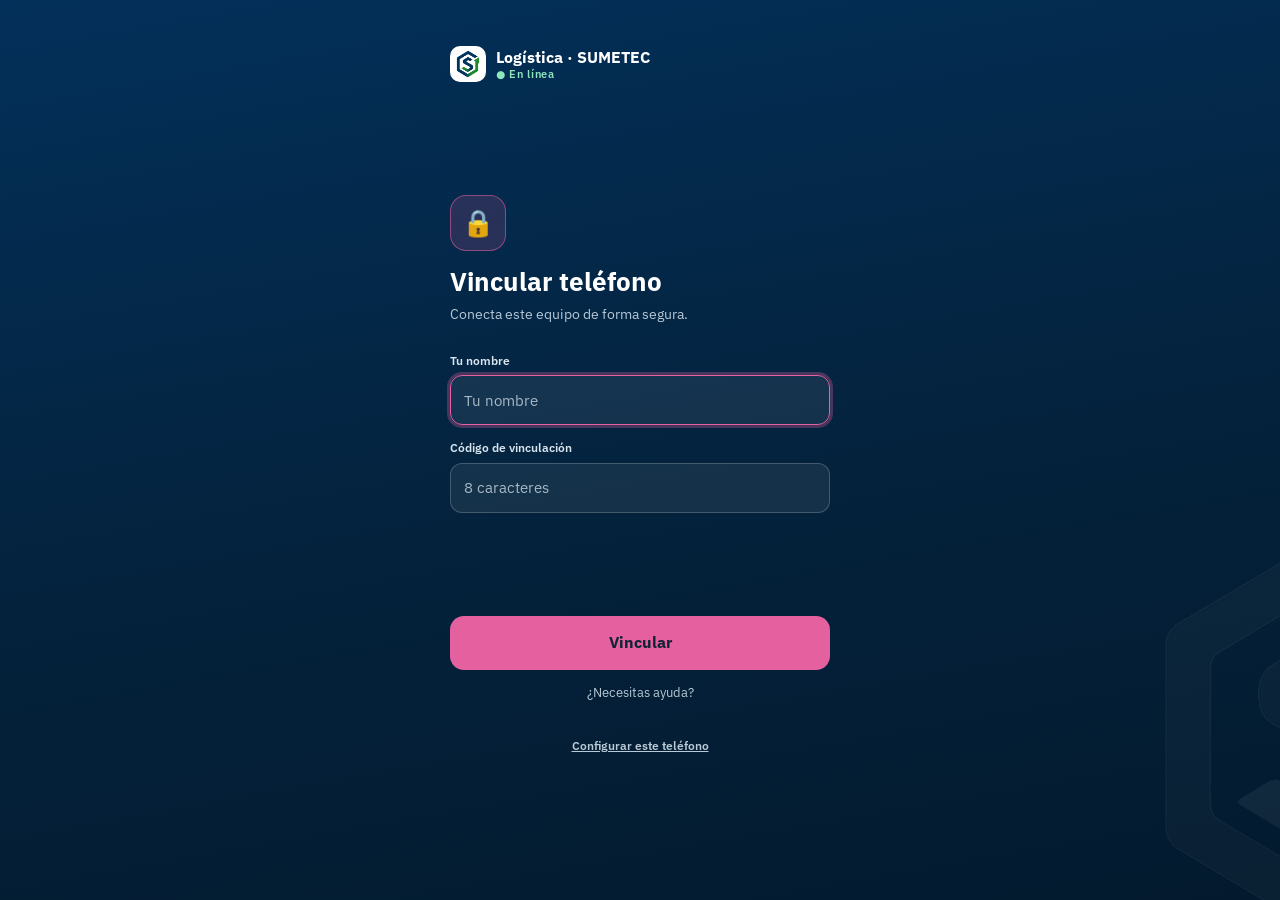
<file: LOGISTICA/logistica.html>
<!doctype html>
<html data-sync-app="logistica" lang="es" data-app="logistica">
<head>
  <meta charset="utf-8">
  <meta name="viewport" content="width=device-width,initial-scale=1, viewport-fit=cover">
  <meta name="theme-color" content="#023561">
  <title>SUMETEC Logística</title>
  <link rel="manifest" href="manifest.json">
  <link rel="icon" href="logos/sumetec-logistica-512.png" type="image/png">
  <link rel="apple-touch-icon" href="logos/sumetec-logistica-512.png">
  <script src="tema-inicial.js"></script>
  <link rel="stylesheet" href="sumetec-tema.css">
  <link rel="stylesheet" href="actualizacion.css">
  <link rel="stylesheet" href="estilos.css">
<style id="sm-final">
/* Pantallas encima (Cobros, Más, modales): el scroll se queda dentro y no mueve la pantalla de atrás */
.ov,.ov .modal,.modal,dialog,.menu-mas,.sp,.pp-global{overscroll-behavior:contain}
html.sm-bloqueo,html.sm-bloqueo body{overflow:hidden!important}
/* Cantidades y montos: se escriben, sin flechitas */
input[type=number]{-moz-appearance:textfield;appearance:textfield}
input[type=number]::-webkit-inner-spin-button,input[type=number]::-webkit-outer-spin-button{-webkit-appearance:none;margin:0}

/* ═══ Estándar visual v2 · barra superior (Inicio) y menú de ajustes, iguales en las 6 apps ═══ */
html body .tb,html body > header,html body header.sm-barra{background:linear-gradient(170deg,#03305a,#04223c)!important;color:#fff;min-height:56px;box-shadow:0 6px 18px rgb(2 25 45 / .22)}
html body .sm-kicker,html body header h1 .kicker,html body .barra-kicker,html body .sm-barra .marca small{font-size:10.5px!important;font-weight:600!important;letter-spacing:.14em!important;text-transform:uppercase;color:#9fd25a!important;opacity:1!important}
html body header h1,html body .sm-barra-titulo,html body .sm-barra .marca strong{font-size:16px!important;font-weight:700!important;color:#fff!important}
html body .sm-header-chip.sm-status-chip,html body header .status-chip,html body .sm-barra .sm-chip,html body .tb-status{min-height:30px;padding:0 11px!important;border-radius:999px!important;background:rgb(255 255 255 / .1)!important;border:1px solid rgb(255 255 255 / .16)!important;color:#fff!important;font-size:11.5px!important;font-weight:600!important;white-space:nowrap}
html body .sm-menu-boton,html body header .menu-btn,html body .sm-barra .btn-barra{min-width:40px!important;min-height:40px!important;border-radius:12px!important;border:1px solid rgb(255 255 255 / .18)!important;background:rgb(255 255 255 / .06)!important;color:#fff!important}
html body .menu-mas,html body .menu-fact,html body .gasto-menu,html body .mas-menu,html body .menu-opciones{border-radius:16px!important;padding:6px!important;background:var(--sm-surface,#fff)!important;color:var(--sm-ink,#17242b);border:1px solid var(--sm-line,#dbe3ec)!important;box-shadow:0 18px 40px rgb(9 32 53 / .22)!important;overscroll-behavior:contain;max-height:calc(100dvh - 90px);overflow-y:auto}
html body .menu-mas{background:#eef2f6!important;gap:6px!important}
html body .menu-mas-grp,html body .mas-menu-grupo{border-radius:12px;overflow:hidden;background:var(--sm-surface,#fff)}
html body .menu-mas-h,html body .menu-fact-titulo,html body .gasto-menu-titulo,html body .mas-menu-titulo,html body .menu-opciones > small{display:block;padding:10px 12px 4px!important;font-size:11px!important;font-weight:700!important;letter-spacing:.08em!important;text-transform:uppercase;color:var(--sm-muted,#616f7f)!important;background:none!important}
html body .menu-mas button,html body .menu-fact button,html body .gasto-menu button,html body .mas-menu button,html body .menu-opciones button{display:flex!important;align-items:center;gap:10px;width:100%;min-height:48px!important;padding:0 12px!important;border:0!important;border-radius:10px!important;background:transparent!important;color:inherit!important;font:inherit;font-size:14px!important;font-weight:500!important;text-align:left;cursor:pointer}
html body .menu-mas button:hover,html body .menu-fact button:hover,html body .gasto-menu button:hover,html body .mas-menu button:hover,html body .menu-opciones button:hover{background:var(--sm-surface-2,#eef2f6)!important}
html body .menu-mas button .bi,html body .gasto-menu button .bi,html body .mas-menu button .bi,html body .menu-opciones button .bi{font-size:17px;color:var(--sm-navy,#023561);width:22px}
html body .gasto-menu-peligro,html body .menu-opciones button[id*=bloquear]{color:#bc2f2f!important}
</style>
<!-- Estándar visual v3 (2026-10): color de la app, sin scroll lateral, animación. Va al final. -->
<link rel="stylesheet" href="sumetec-v3.css">
<!-- Atrás del teléfono cierra lo último que se abrió (2026-10) -->
<script src="sumetec-atras.js" defer></script>
</head>
<body>
  <header class="sm-barra barra"><img class="marca-icono" src="logos/sumetec-logistica-512.png" alt=""><span class="marca"><small>SUMETEC</small><strong>Logística</strong></span><button id="pendientes" class="sm-chip sm-chip-boton estado" type="button">Abriendo datos…</button><button id="mas-opciones" type="button" class="btn-barra" aria-label="Más opciones" aria-expanded="false" aria-controls="menu-opciones">⋮</button></header>
  <div id="menu-opciones" class="menu-opciones" hidden><small>Este teléfono</small><button type="button" id="menu-sincronizar"><i aria-hidden="true" class="bi bi-cloud-arrow-up"></i> Enviar y recibir</button><button type="button" id="menu-ajustes"><i aria-hidden="true" class="bi bi-shield-lock"></i> Acceso y ajustes</button><button type="button" id="menu-respaldo"><i aria-hidden="true" class="bi bi-download"></i> Guardar respaldo</button><button type="button" id="menu-semana"><i aria-hidden="true" class="bi bi-calendar-week"></i> Plan de la semana</button><button type="button" id="menu-privacidad"><i aria-hidden="true" class="bi bi-person-lock"></i> Aviso de privacidad</button><button type="button" id="menu-bloquear"><i aria-hidden="true" class="bi bi-lock"></i> Bloquear teléfono</button><small>Ajustes</small><button type="button" id="menu-tema"><i aria-hidden="true" class="bi bi-moon-stars"></i> Modo claro / oscuro</button><button type="button" id="menu-version"><i aria-hidden="true" class="bi bi-info-circle"></i> Actualización de software</button><button type="button" id="menu-borrar-datos"><i aria-hidden="true" class="bi bi-eraser"></i> Borrar datos de este teléfono</button></div>
  <div class="aviso-local" id="estado-conexion">Capturas guardadas en este teléfono · Conecta el servidor para compartirlas.</div>
  <div class="contenedor">
    <div class="modos" role="group" aria-label="Modo de Logística"><button type="button" data-modo="RUTAS" aria-pressed="true">Rutas</button><button type="button" data-modo="PROSPECTOS" aria-pressed="false">Prospectos</button></div>
    <p id="modo-descripcion" class="modo-descripcion"></p><nav class="secciones" aria-label="Pantallas"></nav>
    <main id="app" aria-busy="true"><p>Abriendo tus datos…</p></main>
    <footer><span><span id="version-visible">Logística</span> · America/Tijuana</span><button type="button" id="exportar">Guardar respaldo</button></footer>
  </div>
  <p id="mensaje" class="mensaje" role="status" aria-live="polite" hidden></p>

  <dialog id="captura"><form id="form-captura">
    <div class="dialogo-titulo"><h2 id="titulo-captura">Nuevo negocio</h2><button class="cerrar" type="button" data-cerrar="captura" aria-label="Cerrar captura">×</button></div>
    <div id="campos-negocio">
      <label for="negocio-nombre">Nombre del negocio<input id="negocio-nombre" name="nombre" maxlength="160" autocomplete="organization" required></label>
      <label for="negocio-clase">Tipo de negocio<select id="negocio-clase" name="clase"><option value="PROSPECTO">Prospecto</option><option value="CLIENTE">Cliente</option><option value="PROVEEDOR">Proveedor</option></select></label>
      <details><summary>Contacto y zona (opcional)</summary><label for="negocio-contacto">Contacto<input id="negocio-contacto" name="contacto" maxlength="160" autocomplete="name"></label><label for="negocio-telefono">Teléfono<input id="negocio-telefono" name="telefono" maxlength="40" type="tel" autocomplete="tel"></label><label for="negocio-zona">Zona<input id="negocio-zona" name="zona" maxlength="160"></label><label for="negocio-giro">Giro<input id="negocio-giro" name="giro" maxlength="160"></label></details>
    </div>
    <label for="visita-canal">Canal del contacto<select id="visita-canal"><option value="PRESENCIAL">Visita presencial</option><option value="TELEFONO">Teléfono</option><option value="WHATSAPP">WhatsApp</option><option value="CORREO">Correo</option></select></label>
    <label for="visita-resultado">Resultado de la visita<select id="visita-resultado" required><option value="">Elige lo que ocurrió</option></select></label>
    <label><input type="checkbox" id="visita-decisor"> Hablé con quien decide compras</label>
    <label for="visita-nota">Notas de la visita<textarea id="visita-nota" maxlength="2000" rows="3" placeholder="Qué pidió, qué comentaron o qué falta averiguar"></textarea></label>
    <details><summary>Próximo paso y fecha del hecho</summary><label for="visita-accion">Próxima acción<input id="visita-accion" maxlength="300" placeholder="Por ejemplo, llevar muestra M8"></label><label for="visita-seguimiento">Fecha de seguimiento<input id="visita-seguimiento" type="date"></label><label for="visita-fecha">Cuándo ocurrió<input id="visita-fecha" type="datetime-local" required></label><p class="ayuda">Horario de Tijuana. Puedes registrar una visita de otro día.</p></details>
    <p id="captura-error" class="error" role="alert"></p><div class="acciones"><button type="button" class="secundario" data-cerrar="captura">Cancelar</button><button id="guardar-captura" type="submit">Guardar negocio y visita</button></div>
  </form></dialog>

  <dialog id="precio"><form id="form-precio">
    <div class="dialogo-titulo"><h2>Registrar precio ofrecido</h2><button class="cerrar" type="button" data-cerrar="precio" aria-label="Cerrar precio">×</button></div>
    <label for="precio-producto">Producto y especificación<input id="precio-producto" maxlength="200" required placeholder="Producto exacto, medida y material"></label>
    <label for="precio-codigo">Código del catálogo (opcional)<input id="precio-codigo" readonly></label>
    <label for="precio-unidad">Unidad o presentación<input id="precio-unidad" maxlength="80" required placeholder="Pieza, caja de 100, kilogramo…"></label>
    <div class="dos-columnas"><label for="precio-importe">Precio<input id="precio-importe" inputmode="decimal" required pattern="[0-9]+([.][0-9]{1,2})?" placeholder="0.00"></label><label for="precio-moneda">Moneda<select id="precio-moneda"><option>MXN</option><option>USD</option></select></label></div>
    <div class="dos-columnas"><label for="precio-iva">Tasa de IVA<select id="precio-iva"><option value="">Elegir</option><option value="0">0%</option><option value="8">8%</option><option value="16">16%</option></select></label><label for="precio-incluido">Cómo se ofreció<select id="precio-incluido"><option value="">Elegir</option><option value="si">IVA incluido</option><option value="no">Más IVA</option></select></label></div>
    <label for="precio-condiciones">Condiciones acordadas<textarea id="precio-condiciones" rows="2" maxlength="1000" placeholder="Cantidad mínima, pago o entrega, si se acordaron"></textarea></label>
    <label for="precio-vigencia">Vigencia acordada (opcional)<input id="precio-vigencia" type="date"></label><p class="ayuda">Déjala vacía si no acordaron una fecha. El precio no modifica el catálogo ni una venta.</p>
    <p id="precio-error" class="error" role="alert"></p><div class="acciones"><button type="button" class="secundario" data-cerrar="precio">Cancelar</button><button type="submit">Guardar precio</button></div>
  </form></dialog>
  <dialog id="cola"><div class="dialogo-titulo"><h2>Capturas pendientes</h2><button class="cerrar" type="button" data-cerrar="cola" aria-label="Cerrar pendientes">×</button></div><p>Una captura se confirma cuando el servidor acusa su recepción. Los conflictos requieren revisión.</p><button id="sincronizar" type="button">Enviar y recibir</button><div id="lista-cola"></div></dialog>
  <dialog id="respaldo"><div class="dialogo-titulo"><h2>Descargar respaldo completo</h2><button class="cerrar" type="button" data-cerrar="respaldo" aria-label="Cerrar respaldo">×</button></div><p id="respaldo-info"></p><div id="respaldo-archivos" class="acciones-principales"></div><p>Guarda todas las partes en una carpeta privada. Para restaurar, selecciónalas juntas en Acceso y ajustes; no se incorporará un paquete incompleto.</p></dialog>
  <dialog id="detalle"><form id="form-detalle"><div class="dialogo-titulo"><h2 id="detalle-titulo"></h2><button type="button" class="cerrar" data-cerrar="detalle" aria-label="Cerrar">×</button></div><div id="detalle-campos"></div><p id="detalle-error" class="error" role="alert"></p><div class="acciones"><button type="button" class="secundario" data-cerrar="detalle">Cancelar</button><button type="submit">Guardar</button></div></form></dialog>
  <dialog id="vincular" class="sumetec-acceso" style="--acento:#e5609f"><form class="sumetec-acceso-panel" id="form-vincular">
    <div class="sumetec-acceso-cabecera"><div class="sumetec-acceso-marca">Logística · SUMETEC<small>Rutas y prospectos</small></div><details id="ayuda-logistica" class="sumetec-acceso-ayuda sumetec-acceso-ayuda--solo-enlace"><summary aria-label="Información para vincular">i</summary><div class="sumetec-acceso-ayuda-contenido"><p>Pide a administración tu código de vinculación de 8 caracteres. Vale 10 minutos.</p><p>Escribe tu nombre y el código; después crea tu PIN. Al volver a abrir usarás ese PIN.</p><button type="button" onclick="sumetecAbrirAyuda('ayuda-logistica',true)" class="sumetec-acceso-ayuda-entendido">Entendido</button></div></details></div>
    <div class="sumetec-acceso-intro"><div class="sumetec-acceso-candado" aria-hidden="true">🔒</div><h2>Vincular teléfono</h2><p class="sumetec-acceso-descripcion">Conecta este equipo de forma segura.</p></div>
    <div class="sumetec-acceso-campos">
      <div class="sumetec-acceso-campo sumetec-acceso-campo--principal"><label for="nombre-vincular">Tu nombre</label><input id="nombre-vincular" autocomplete="name" placeholder="Tu nombre" required></div><div class="sumetec-acceso-campo sumetec-acceso-campo--secundario"><label for="codigo">Código de vinculación</label><input id="codigo" maxlength="8" minlength="8" placeholder="8 caracteres" autocomplete="off" autocapitalize="characters" required></div>
      <div aria-hidden="true" style="height:45px"></div><!-- mismo alto que la pantalla del Cotizador (2026-11-20) -->
    </div>

    <p id="vincular-error" class="sumetec-acceso-error" role="alert"></p><button id="enlazar" class="sumetec-acceso-boton" type="submit">Vincular</button><button type="button" class="sumetec-acceso-enlace" aria-controls="ayuda-logistica" aria-expanded="false" onclick="sumetecAbrirAyuda('ayuda-logistica')">¿Necesitas ayuda?</button>
    <div class="acceso-secundarios"><button type="button" id="configurar-acceso">Configurar este teléfono</button><button type="button" id="entrada-pin" hidden>Ya tengo un PIN</button><button type="button" id="demo-local" hidden>Ver demostración local</button><button type="button" data-cerrar="vincular" id="volver-acceso" hidden>Volver</button></div>
  </form></dialog>
  <link rel="stylesheet" href="acceso.css">
  <script src="sync_cliente.js"></script>
<script src="acceso.js"></script>
  <script src="almacen.js"></script>
  <script src="api.js"></script>
  <script src="rutas.js"></script>
  <script src="comercial.js"></script>
  <script src="preparacion.js"></script>
  <script src="metricas.js"></script>
  <script src="app.js"></script>
  <script src="expedientes.js"></script>
  <script src="entrevistas.js"></script>
  <script src="salidas.js"></script>
  <script src="resultados.js"></script>
<div id="sumetecActualizacion"><div class="sumetec-actualizacion-tarjeta"><span class="sumetec-engranaje" aria-hidden="true">⚙</span><strong id="sumetecActualizacionTitulo">Actualización disponible</strong><p id="sumetecActualizacionMensaje"></p><button type="button" id="sumetecActualizarBoton">Actualizar</button></div></div>
<script src="version.js"></script><script>document.getElementById("version-visible").textContent="Versión "+VERSION_CODIGO;</script><script src="actualizacion.js"></script>
<script id="sm-final">
(function(){
  // Bloquea el scroll de la pantalla de atrás mientras haya algo abierto encima.
  var SEL='.ov.open, .menu-mas.open, dialog[open]', y=0, on=false, pend=false;
  function sync(){
    pend=false;
    var abierto=!!document.querySelector(SEL), b=document.body.style;
    if(abierto&&!on){on=true;y=window.scrollY||0;document.documentElement.classList.add('sm-bloqueo');b.position='fixed';b.top=(-y)+'px';b.left='0';b.right='0';b.width='100%';}
    else if(!abierto&&on){on=false;document.documentElement.classList.remove('sm-bloqueo');b.position=b.top=b.left=b.right=b.width='';window.scrollTo(0,y);}
  }
  function pedir(){if(!pend){pend=true;requestAnimationFrame(sync);}}
  function iniciar(){new MutationObserver(pedir).observe(document.body,{subtree:true,childList:true,attributes:true,attributeFilter:['class','open']});sync();}
  if(document.body)iniciar();else document.addEventListener('DOMContentLoaded',iniciar);
  // Cantidades y montos: al tocar el campo se selecciona todo para escribir encima.
  document.addEventListener('focusin',function(e){
    var t=e.target;if(!t||t.tagName!=='INPUT')return;
    if(t.type==='number'||/decimal|numeric/.test(t.inputMode||'')){setTimeout(function(){try{t.select();}catch(_){}} ,0);}
  });
})();
</script>
</body>
</html>
</file>
<file: ASISTENTE/styles.css>
:root{--navy:#0d3b66;--deep:#092c4c;--green:#057448;--lime:#76b82a;--ink:#17324b;--muted:#617384;--line:#dce5eb;--canvas:#f3f6f8;--white:#fff;--soft-green:#edf6f0;--amber:#8b5310;font-family:'Segoe UI',Tahoma,sans-serif;color:var(--ink);background:var(--canvas);font-size:15px;font-synthesis:none}*{box-sizing:border-box}body{margin:0}button,input,textarea,select{font:inherit}button,a,input,textarea,select{-webkit-tap-highlight-color:transparent}button{cursor:pointer}button:disabled{cursor:not-allowed;opacity:.6}a{color:var(--navy)}button:focus-visible,a:focus-visible,input:focus-visible,textarea:focus-visible,select:focus-visible{outline:3px solid var(--lime);outline-offset:3px}[hidden]{display:none!important}.sr-only{position:absolute;width:1px;height:1px;padding:0;margin:-1px;overflow:hidden;clip:rect(0,0,0,0);white-space:nowrap;border:0}.skip{position:fixed;top:-60px;left:20px;background:white;padding:12px;z-index:99}.skip:focus{top:12px}.app-shell{display:grid;grid-template-columns:230px minmax(0,1fr);min-height:100dvh}.sidebar{background:var(--navy);color:white;padding:32px 20px 16px;display:flex;flex-direction:column;position:fixed;inset:0 auto 0 0;width:230px}.brand{display:flex;gap:11px;align-items:center;color:white;text-decoration:none;font-weight:750;font-size:21px;letter-spacing:.3px}.brand small{display:block;letter-spacing:1.1px;font-size:8px;font-weight:600;color:#b6cbdc;margin-top:4px}.bolt{width:39px;height:43px;clip-path:polygon(25% 0,75% 0,100% 50%,75% 100%,25% 100%,0 50%);background:var(--lime);color:var(--deep);display:grid;place-items:center;font-size:27px}.new-chat{margin:35px 0 32px;width:100%;min-height:45px;background:#fff;color:var(--navy);border:0;border-radius:8px;text-align:left;padding:10px 13px;font-weight:650;font-size:13px;display:flex;gap:9px;align-items:center}.new-chat>span{font-size:22px;font-weight:400}.nav-caption{font-size:10px;letter-spacing:1.6px;font-weight:600;color:#a8c1d4;margin:0 13px 13px}nav{display:grid;gap:7px}.nav-item{border:0;color:#c5d8e6;background:transparent;display:flex;gap:12px;align-items:center;width:100%;text-align:left;padding:13px 14px;min-height:47px;border-radius:8px;font-size:14px}.nav-item>span:first-child{font-size:22px;width:23px;line-height:1}.nav-item.active{background:#ffffff19;color:#fff;box-shadow:inset 3px 0 var(--lime);font-weight:650}.nav-item b{margin-left:auto;background:#ffffff15;border-radius:5px;min-width:23px;text-align:center;font-size:10px;padding:4px;font-weight:500}.nav-end{margin-left:auto;font-size:16px}.sidebar-bottom{margin-top:auto;padding-top:30px}.connection-card{background:#082b4a;border:1px solid #ffffff13;border-radius:10px;padding:16px}.connection-icon{font-size:22px;color:#a5d58a;display:block;margin-bottom:12px}.connection-card strong{font-size:12px}.connection-card p{font-size:11px;line-height:1.8;color:#b7cedf;margin:8px 0 14px}.connection-card button{background:none;border:0;color:#d7ebca;font-size:11px;padding:3px 0;display:flex;justify-content:space-between;width:100%;min-height:30px}.owner{width:100%;display:flex;gap:10px;align-items:center;border:0;background:none;color:white;text-align:left;padding:20px 0 0;font-size:12px}.owner>span:last-child{margin-left:auto;color:#b2cbdc}.owner small{display:block;font-size:10px;color:#b2cbdc;margin-top:3px}.avatar{display:grid;place-items:center;background:#ffffff18;color:#fff;width:33px;height:33px;border-radius:50%;font-weight:600}main{grid-column:2;min-width:0;display:flex;flex-direction:column;height:100dvh}.topbar{min-height:102px;display:flex;align-items:center;justify-content:space-between;padding:20px 36px;border-bottom:1px solid var(--line);gap:16px;background:white}.eyebrow{font-size:9px;letter-spacing:1.5px;color:var(--muted);font-weight:700}h1{font-size:23px;font-weight:650;letter-spacing:-.7px;margin:8px 0 0}.top-actions{display:flex;align-items:center;gap:14px}.save-state{font-size:10px;color:var(--muted)}.button{border:1px solid var(--line);padding:10px 15px;border-radius:7px;min-height:40px;font-size:12px;font-weight:600;white-space:nowrap}.button.primary{background:var(--green);border-color:var(--green);color:white}.button.subtle{background:white;color:var(--ink)}.button:hover{filter:brightness(.97)}.icon-button{background:none;border:1px solid var(--line);border-radius:7px;font-size:20px;min-width:37px;min-height:37px;color:var(--muted)}.modebar{min-height:46px;display:flex;align-items:center;gap:12px;padding:10px 36px;background:#f7f9fa;border-bottom:1px solid var(--line);font-size:10px}.modebar>span:first-child{font-weight:650;white-space:nowrap}.mode-description{color:var(--muted)}.modebar button{margin-left:auto;background:none;border:0;color:var(--green);font-size:11px;font-weight:650;white-space:nowrap;padding:5px 0;min-height:26px}.modebar.demo{background:#fff6e7;color:#805212}.modebar.demo button{color:#805212}.view{min-height:0}.chat-layout{display:grid;grid-template-columns:minmax(0,1fr) 285px;flex:1;overflow:hidden}.conversation{display:flex;flex-direction:column;min-height:0;min-width:0}.context-bar{display:flex;align-items:center;gap:12px;min-height:58px;padding:12px 28px;background:white;border-bottom:1px solid var(--line)}.context-label{font-size:10px;color:var(--muted);white-space:nowrap}.context-bar select{background:#f7f9fb;border:1px solid var(--line);border-radius:6px;min-height:32px;color:var(--ink);font-size:11px;padding:6px;max-width:290px;min-width:0;flex:1}.text-button{color:var(--green);background:none;border:0;padding:5px 0;font-size:11px;font-weight:600;min-height:32px;white-space:nowrap}.chat-log{flex:1;overflow:auto;padding:28px 30px;scroll-behavior:smooth}.welcome{max-width:590px;margin:clamp(16px,4vh,55px) auto 20px}.assistant-mark{background:var(--navy);width:48px;height:48px;border-radius:13px;position:relative;color:white;display:grid;place-items:center;font-size:26px;font-weight:600;box-shadow:0 5px 15px #0d3b6610}.assistant-mark:after{content:'';position:absolute;width:11px;height:11px;background:var(--lime);border:3px solid var(--canvas);border-radius:50%;right:-3px;bottom:-3px}.welcome h2{font-size:30px;line-height:1.25;letter-spacing:-1px;margin:24px 0 12px;font-weight:650}.welcome>p{font-size:13px;line-height:1.8;color:var(--muted);max-width:410px;margin:0 0 25px}.suggestions{display:grid;gap:8px}.suggestion{display:flex;align-items:center;gap:14px;padding:14px 16px;border:1px solid var(--line);border-radius:9px;background:white;text-align:left;color:var(--ink);max-width:470px;transition:border-color .15s,transform .15s}.suggestion:hover{border-color:#90b39f;transform:translateX(2px)}.suggestion .suggestion-icon{display:grid;place-items:center;width:31px;height:31px;background:var(--soft-green);color:var(--green);border-radius:8px;font-size:18px;flex-shrink:0}.suggestion strong{display:block;font-size:12px;font-weight:650}.suggestion small{display:block;color:var(--muted);font-size:10px;line-height:1.5;margin-top:4px}.suggestion .arrow{margin-left:auto;color:#90a4b4}.message{max-width:680px;margin:0 auto 22px;display:flex;gap:10px;align-items:flex-start}.message .message-icon{background:var(--navy);color:white;display:grid;place-items:center;width:28px;height:28px;border-radius:8px;font-size:11px;font-weight:600;flex-shrink:0}.message.user{flex-direction:row-reverse}.message.user .message-icon{background:#e0e8ef;color:var(--navy)}.bubble{background:white;border:1px solid var(--line);border-radius:2px 11px 11px 11px;padding:14px 16px;max-width:90%;min-width:120px;overflow-wrap:anywhere}.message.user .bubble{background:#eaf2f8;border:0;border-radius:11px 2px 11px 11px}.bubble p{white-space:pre-wrap;font-size:12px;line-height:1.8;margin:0}.message-meta{display:flex;gap:10px;align-items:center;font-size:9px;color:var(--muted);margin-top:9px}.message-meta .tag{color:var(--amber)}.bubble .button{margin-top:12px;font-size:11px;min-height:34px}.composer-area{padding:14px 28px 16px}.quick-actions{display:flex;gap:7px;flex-wrap:wrap;margin-bottom:11px}.quick-actions button{border:1px solid var(--line);background:white;border-radius:6px;min-height:31px;padding:6px 10px;color:#536a7b;font-size:10px}.composer{background:white;border:1px solid #cfdce5;border-radius:11px;padding:13px 14px 10px;box-shadow:0 3px 12px #15354e05}.composer:focus-within{border-color:#4c8b70;box-shadow:0 0 0 2px #05744812}.composer textarea{display:block;width:100%;resize:none;border:0;background:none;outline:none;color:var(--ink);font-size:13px;line-height:1.7;min-height:48px;padding:0}.composer textarea::placeholder{color:#738697}.composer textarea:focus-visible{outline:0}.composer-bottom{display:flex;align-items:center;justify-content:space-between;gap:8px}.composer-bottom>span{font-size:9px;color:#708293}.send-button{background:var(--green);border:0;color:white;border-radius:8px;width:34px;height:34px;font-size:22px}.composer-note{font-size:9px;text-align:center;color:var(--muted);margin:10px 0 0;line-height:1.6}.review-panel{background:white;border-left:1px solid var(--line);padding:24px 22px;display:flex;flex-direction:column;overflow:auto}.panel-heading{display:flex;align-items:center;justify-content:space-between}.panel-heading h2{font-size:13px;margin:0}.panel-heading>span{font-size:10px;background:var(--canvas);padding:3px 7px;border-radius:5px}.panel-intro{color:var(--muted);font-size:11px;line-height:1.8;margin:9px 0 24px}.empty-review{padding:24px 15px;border:1px dashed #cddce6;border-radius:9px;text-align:center;color:var(--muted)}.empty-review>span{font-size:25px;color:#9eb3c3}.empty-review strong{display:block;font-size:11px;color:#456074;margin-top:12px}.empty-review p{font-size:10px;line-height:1.7;margin-bottom:0}.draft-card{border:1px solid var(--line);border-radius:9px;padding:14px;margin-bottom:10px;text-align:left;background:white;width:100%;color:var(--ink)}.draft-card:hover{border-color:#8bb09c}.draft-card small{display:block;font-size:9px;color:var(--green);font-weight:650;margin-bottom:9px}.draft-card strong{font-size:11px;line-height:1.6;display:block;overflow-wrap:anywhere}.draft-card p{font-size:10px;line-height:1.8;color:var(--muted);margin:8px 0;overflow-wrap:anywhere}.draft-card>span{font-size:10px;color:var(--green);font-weight:600}.rules-note{margin-top:auto;padding:24px 0 0}.rule-icon{background:var(--soft-green);color:var(--green);display:grid;place-items:center;border-radius:6px;width:27px;height:27px;font-size:13px;margin-bottom:11px}.rules-note strong{font-size:11px}.rules-note p{font-size:10px;color:var(--muted);line-height:1.9;margin:8px 0}.content-view{padding:30px 36px;flex:1;overflow:auto}.section-heading{display:flex;justify-content:space-between;gap:16px;align-items:center;margin-bottom:26px}.section-heading h2{font-size:23px;letter-spacing:-.6px;margin:0 0 8px;font-weight:650}.section-heading p{font-size:12px;color:var(--muted);margin:0;line-height:1.7}.search-box{display:flex;align-items:center;gap:12px;background:white;border:1px solid var(--line);border-radius:8px;max-width:480px;padding:0 14px;margin-bottom:22px}.search-box span{font-size:24px;color:var(--muted)}.search-box input{width:100%;background:none;border:0;padding:13px 0;font-size:12px;color:var(--ink);outline-offset:0}.mail-list{display:grid;gap:11px}.mail-card{display:grid;grid-template-columns:43px minmax(0,1fr) auto;align-items:center;gap:15px;padding:20px;background:white;border:1px solid var(--line);border-radius:10px;text-align:left;color:var(--ink);width:100%}.mail-card:hover{border-color:#7eaa94}.mail-avatar{display:grid;place-items:center;width:42px;height:42px;border-radius:10px;background:#e9f0f6;color:var(--navy);font-size:12px;font-weight:700}.mail-card h3{font-size:13px;margin:7px 0}.mail-card small{font-size:10px;color:var(--muted)}.mail-card p{font-size:11px;line-height:1.7;color:var(--muted);margin:6px 0 0;overflow-wrap:anywhere}.mail-card>span:last-child{color:var(--green);font-size:18px}.source-label{display:inline-block;margin-left:8px;color:var(--amber);font-size:9px}.footnote{font-size:10px;line-height:1.8;color:var(--muted);margin-top:20px}.empty-state{border:1px dashed #c6d6e0;border-radius:12px;padding:45px 25px;text-align:center;color:var(--muted);max-width:700px;background:#ffffff60}.empty-state h3{color:var(--ink);font-size:16px}.empty-state p{font-size:12px;line-height:1.8}.empty-state .button{margin-top:12px}.summary-stats{display:grid;grid-template-columns:repeat(3,1fr);background:white;border:1px solid var(--line);border-radius:10px;margin-bottom:32px}.stat{padding:23px 25px;border-right:1px solid var(--line)}.stat:last-child{border:0}.stat strong{display:block;font-size:32px;font-weight:600;letter-spacing:-1px;color:var(--navy)}.stat span{font-size:11px;color:var(--muted);display:block;margin-top:8px}.summary-columns{display:grid;grid-template-columns:1fr 1fr;gap:26px}.summary-columns h3{font-size:13px;margin:0 0 16px}.summary-columns .draft-card{max-width:none}.task-row{background:white;border:1px solid var(--line);border-radius:8px;padding:15px;margin-bottom:10px;text-align:left;width:100%;color:var(--ink)}.task-row p{font-size:12px;line-height:1.7;margin:0 0 8px;overflow-wrap:anywhere}.task-row span{font-size:9px;color:var(--amber)}.summary-notice{margin-top:25px;padding:20px 22px;background:#eaf1f6;border-radius:8px}.summary-notice strong{font-size:12px}.summary-notice p{font-size:11px;color:#496376;line-height:1.8;margin-bottom:0}.warning{background:#fff1d7;color:#7b4913;padding:12px 30px;font-size:12px;line-height:1.7}.warning button{margin-left:12px}dialog{border:1px solid var(--line);border-radius:14px;box-shadow:0 25px 80px #0b2b4540;padding:0;width:min(620px,calc(100% - 32px));max-height:calc(100dvh - 50px);color:var(--ink);background:white}dialog::backdrop{background:#092c4c80;backdrop-filter:blur(3px)}.dialog-top{position:sticky;top:0;background:white;display:flex;align-items:center;justify-content:space-between;gap:15px;border-bottom:1px solid var(--line);padding:18px 24px;z-index:2}.dialog-top h2{font-size:17px;margin:0;font-weight:650}#modal-body{padding:23px 24px}.field{display:block;font-size:11px;font-weight:600;margin-bottom:16px}.field input,.field textarea{display:block;width:100%;padding:11px 12px;border:1px solid #cad7e1;border-radius:7px;margin-top:7px;color:var(--ink);background:white;font-size:13px;line-height:1.7}.field textarea{resize:vertical;min-height:150px}.field textarea.long{min-height:260px}.field .readonly{display:block;color:var(--muted);padding:10px 0 0;font-size:12px;font-weight:400;overflow-wrap:anywhere}.dialog-actions{display:flex;align-items:center;justify-content:flex-end;gap:9px;flex-wrap:wrap;margin-top:18px}.dialog-hint{font-size:11px;color:var(--muted);line-height:1.8;margin:0 0 20px}.notice{padding:13px 15px;border-radius:7px;background:#fff6e7;color:#7b5019;font-size:11px;line-height:1.8;margin:0 0 20px}.connection-row{display:flex;align-items:center;justify-content:space-between;gap:20px;padding:20px 0;border-bottom:1px solid var(--line)}.connection-row strong{font-size:14px}.connection-row p{font-size:11px;color:var(--muted);line-height:1.8;margin:5px 0 0}.connection-row>span{background:#fff2dc;color:#805012;font-size:10px;padding:6px 8px;border-radius:5px;white-space:nowrap}.rules-list{padding-left:19px;font-size:13px;line-height:2}.mail-body{white-space:pre-wrap;font-size:13px;line-height:1.9;background:var(--canvas);padding:20px;border-radius:8px;overflow-wrap:anywhere}.mail-details{font-size:11px;line-height:1.9;color:var(--muted);overflow-wrap:anywhere}.error{color:#a03627;font-size:12px;line-height:1.7}#toast{position:fixed;bottom:24px;left:50%;transform:translateX(-50%);background:var(--deep);color:white;font-size:12px;padding:13px 20px;border-radius:8px;box-shadow:0 5px 20px #0002;z-index:20;max-width:calc(100vw - 30px);line-height:1.7}
@media(min-width:1500px){.chat-layout{grid-template-columns:minmax(0,1fr) 330px}.chat-log{padding:35px 50px}.composer-area{padding:16px 50px 20px}.context-bar{padding-inline:50px}.review-panel{padding:28px}.welcome{margin-top:65px}}
@media(max-width:1150px){.app-shell{grid-template-columns:200px minmax(0,1fr)}.sidebar{width:200px;padding-inline:16px}.brand{font-size:18px}.brand small{font-size:7px}.bolt{width:34px;height:38px}.chat-layout{grid-template-columns:minmax(0,1fr)}.review-panel{display:none}.topbar{padding-inline:25px}.modebar{padding-inline:25px}.welcome{max-width:560px}.content-view{padding:26px}.top-actions{gap:8px}.context-bar select{max-width:none}}
@media(max-width:720px){:root{font-size:16px}.app-shell{display:block}.sidebar{inset:auto 0 0;width:100%;height:calc(65px + env(safe-area-inset-bottom));padding:0 15px env(safe-area-inset-bottom);z-index:5;background:white;border-top:1px solid var(--line);color:var(--ink)}.sidebar .brand,.sidebar .new-chat,.nav-caption,.sidebar-bottom{display:none}.sidebar nav{display:grid;grid-template-columns:repeat(3,1fr);gap:5px;width:100%;height:65px}.nav-item{flex-direction:column;justify-content:center;gap:5px;padding:8px 5px;color:#587083;border-radius:0;font-size:10px;min-height:60px;position:relative}.nav-item>span:first-child{font-size:21px;width:auto}.nav-item.active{background:none;color:var(--green);box-shadow:inset 0 3px var(--green)}.nav-end{display:none}.nav-item b{position:absolute;top:7px;right:calc(50% - 31px);font-size:8px;background:#e8f1eb;color:var(--green);min-width:17px;padding:2px}main{height:calc(100dvh - 65px - env(safe-area-inset-bottom));min-height:420px}.topbar{min-height:78px;padding:15px 18px}.eyebrow{font-size:8px;letter-spacing:1px}h1{font-size:19px;margin-top:6px}.save-state{display:none}.top-actions .button{font-size:10px;padding:8px;min-height:35px}.top-actions .icon-button{display:none}.modebar{padding:8px 18px;gap:8px;min-height:45px;flex-wrap:wrap}.modebar>span:first-child{font-size:10px}.mode-description{display:none}.modebar button{font-size:10px;min-height:29px}.context-bar{padding:10px 16px;gap:8px;min-height:55px}.context-label{display:none}.context-bar select{min-height:35px;font-size:11px}.text-button{min-height:35px;font-size:10px}.chat-log{padding:21px 18px}.welcome{margin:12px 0 0}.assistant-mark{width:42px;height:42px;border-radius:11px;font-size:23px}.welcome h2{font-size:27px;margin-top:22px;max-width:300px}.welcome>p{font-size:12px;margin-bottom:20px}.suggestion{padding:12px;min-height:67px}.suggestion strong{font-size:12px}.suggestion small{font-size:10px}.composer-area{padding:10px 14px 12px}.quick-actions{flex-wrap:nowrap;overflow-x:auto;padding:2px 0 5px;margin-bottom:7px}.quick-actions button{white-space:nowrap;min-height:35px;font-size:10px;padding:7px 9px}.composer{padding:12px}.composer textarea{font-size:16px;min-height:45px}.composer-bottom>span{font-size:8px}.composer-note{font-size:8px;margin-top:7px}.send-button{width:37px;height:37px}.bubble p{font-size:13px}.bubble{max-width:calc(100% - 35px);padding:12px}.message-meta{font-size:8px;flex-wrap:wrap}.content-view{padding:22px 17px}.section-heading{align-items:flex-start;flex-direction:column;margin-bottom:20px}.section-heading h2{font-size:22px}.section-heading p{font-size:12px}.section-heading .button{min-height:42px}.search-box input{font-size:16px}.mail-card{padding:16px 13px;grid-template-columns:35px minmax(0,1fr) 12px;gap:10px}.mail-avatar{width:35px;height:38px;font-size:10px}.mail-card h3{font-size:13px;line-height:1.6}.mail-card small{font-size:9px}.source-label{margin-left:0;display:block}.summary-stats{margin-bottom:25px}.stat{padding:17px 11px}.stat strong{font-size:27px}.stat span{font-size:10px;line-height:1.6}.summary-columns{grid-template-columns:1fr;gap:22px}.dialog-top{padding:16px}.dialog-top h2{font-size:16px}#modal-body{padding:19px 16px}.field input,.field textarea{font-size:16px}.dialog-actions .button{min-height:44px}.dialog-actions{justify-content:stretch}.dialog-actions .button{flex:1}.connection-row{gap:10px}.connection-row strong{font-size:13px}.connection-row p{font-size:11px}.connection-row>span{font-size:9px}#toast{bottom:90px;font-size:11px;width:max-content}}
@media(prefers-reduced-motion:reduce){*{scroll-behavior:auto!important;transition:none!important}}
@media(max-width:720px){.context-bar select{font-size:16px;min-height:44px}.quick-actions button{min-height:44px}.context-bar .text-button,.top-actions .button,.dialog-top .icon-button{min-height:44px}.dialog-top .icon-button{min-width:44px}}
.pwa-update{position:fixed;bottom:24px;left:50%;transform:translateX(-50%);display:flex;align-items:center;gap:22px;padding:18px 22px;width:min(590px,calc(100vw - 30px));border:1px solid #b7cfc1;border-radius:10px;background:white;box-shadow:0 8px 35px #0d3b6620;z-index:8}.pwa-update strong{font-size:13px}.pwa-update p{font-size:11px;color:var(--muted);line-height:1.7;margin:5px 0 0}.pwa-update .button{margin-left:auto}.install-help-body{padding:20px 24px;font-size:13px;line-height:1.9}.install-help-body ul{padding-left:20px}.install-help-body li{margin-bottom:12px}.install-help-body p:last-child{color:var(--muted);font-size:12px}#pwa-status{position:fixed;bottom:20px;left:245px;right:15px;z-index:9}
@media(max-width:720px){.pwa-update{bottom:145px;gap:12px;padding:15px;align-items:flex-start}.pwa-update .button{white-space:normal;min-height:44px}#pwa-status{left:15px;bottom:145px}.install-help-body{font-size:14px;padding:17px}}

.brand-icon{width:43px;height:43px;object-fit:contain;border-radius:9px;flex-shrink:0}.assistant-mark{width:64px;height:64px;background:transparent;box-shadow:none}.assistant-mark img{display:block;width:100%;height:100%;object-fit:contain;border-radius:12px}.assistant-mark:after{display:none}
.writer-warning{display:flex;align-items:center;gap:12px;flex-shrink:0}.writer-warning>span{flex:1}.writer-warning .button{margin-left:0;white-space:normal}.backup-actions,.followup-actions{display:flex;gap:8px;flex-wrap:wrap}.followup-section{margin:0 0 30px}.followup-section .section-heading{margin-bottom:14px}.followup-section h3{font-size:16px;margin:0 0 8px}.field select{display:block;width:100%;padding:11px 12px;border:1px solid #cad7e1;border-radius:7px;margin-top:7px;color:var(--ink);background:white;font-size:13px;min-height:44px}.followup-section .field{margin:0;min-width:190px}.followup-card{background:white;border:1px solid var(--line);border-radius:9px;padding:16px;margin-bottom:10px;display:flex;justify-content:space-between;align-items:center;gap:16px;overflow-wrap:anywhere;box-shadow:0 2px 8px #15354e05}.followup-card>div{min-width:0}.followup-card.overdue{border-left:4px solid #b16d1a}.followup-card strong{font-size:13px}.followup-card p{font-size:11px;line-height:1.7;margin:7px 0}.followup-card .tag{font-size:10px;color:var(--green)}.followup-meta{color:var(--muted)}.followup-actions{flex-shrink:0}.import-check{display:flex;align-items:flex-start;gap:10px;font-size:12px;line-height:1.8}.import-check input{width:20px;height:20px;flex-shrink:0}.field input[type=file]{white-space:normal;max-width:100%}.save-state{max-width:160px;white-space:normal}
@media(max-width:720px){.writer-warning{padding:12px 16px;font-size:11px;align-items:flex-start}.writer-warning .button{min-height:44px;font-size:11px;max-width:110px;flex-shrink:0}.followup-card{align-items:stretch;flex-direction:column;gap:8px}.followup-actions .button{flex:1;min-height:44px}.followup-section .field{width:100%}.field select{font-size:16px}.backup-actions{width:100%}.backup-actions .button{flex:1;min-height:44px}.topbar{flex-shrink:0}.top-actions .button{white-space:normal}.top-actions{max-width:47%}.save-state{display:block;font-size:9px;max-width:90px}.top-actions{flex-wrap:wrap;justify-content:flex-end;gap:5px}.section-heading .backup-actions .button{white-space:normal}}
</file>
<file: PEDIDOS/sumetec-tema.css>
/* sumetec-tema.css -- GENERADO por 16.- IDENTIDAD-NEGOCIO/generar_tema.py.
   No editar a mano. Colores: erp-estilo.css y liquid-glass-theme.css del ERP.
   Letra: ibm-plex.css del ERP. Iconos: bootstrap-icons.min.css del ERP.
   Piezas: 16.- IDENTIDAD-NEGOCIO/tema/componentes.css.
   Para cambiar algo, cambialo alla y vuelve a correr el script. */

/* ── Colores del ERP ── */
:root {
  --sm-bg: #eef2f6;
  --sm-navy: #023561;
  --sm-accent: #0d4f86;
  --sm-green: #1f8a2d;
  --sm-ink: #17242b;
  --sm-muted: #616f7f;
  --sm-green-texto: #057448;
  --sm-aviso: #8a5800;
  --sm-line: #b2c3d5;
  --sm-r-xs: 6px;
  --sm-r-sm: 8px;
  --sm-r-md: 14px;
  --sm-r-pill: 999px;
  --sm-radius: var(--sm-r-md);
  --sm-surface: #ffffff;
  --sm-surface-2: #f5f8fb;
  --sm-border-soft: #b2c3d4;
  --sm-body-text: #2a3947;
  --sm-th-text: #616f7f;
  --sm-icon-muted: #8595a7;
  --sm-chart-1: #0d4f86;
  --sm-chart-2: #1f8a2d;
  --sm-chart-3: #b8790d;
  --sm-chart-4: #bc2f2f;
  --sm-chart-5: #0d7d74;
  --sm-chart-6: #6d34d6;
  --sm-chart-7: #c4551f;
  --sm-chart-8: #3d5a75;
  --sm-chart-9: #0f7a5f;
  --sm-chart-10: #8a6a1f;
  --sm-motion-fast: 110ms;
  --sm-motion-standard: 180ms;
  --sm-motion-notice: 240ms;
  --sm-motion-large: 400ms;
  --sm-motion-ease: cubic-bezier(.2, .8, .2, 1);
  --sm-surface-elevated: #ffffff;
  --sm-surface-glow: rgba(31, 138, 45, .08);
  --sm-shadow-sereno: 0 12px 30px rgba(9, 32, 53, .07), 0 1px 2px rgba(9, 32, 53, .06);
  --sm-shadow-sereno-hover: 0 16px 36px rgba(9, 32, 53, .11), 0 1px 2px rgba(9, 32, 53, .08);
  --sm-luz-alta: transparent;
  --sm-motion-expressive: 360ms;
  --sm-motion-feedback: 240ms;
  --sm-motion-curve: cubic-bezier(.16, 1, .3, 1);
  --sm-nav-marca: #8fd633;
  --sm-glass-brillo-barra: 66;
  --sm-glass-brillo-erp: 42;
  --sm-glass-transparencia: 54;
  --sm-glass-desenfoque-menus: 50;
  --sm-glass-orillas-erp: 42;
  --sm-glass-transparencia-barra: 54;
  --sm-glass-transparencia-tarjetas: 55;
  --sm-glass-orillas-tarjetas: 48;
  --sm-glass-movimiento-tarjetas: 2;
  --sm-glass-filas-intensidad: 38;
  --sm-glass-tablas-transparencia: 48;
  --sm-glass-orillas-tablas: 48;
  --sm-glass-superficie-fondo: rgb(255 255 255 / calc(.98 - var(--sm-glass-transparencia) * .003));
  --sm-glass-tarjeta-fondo: rgb(255 255 255 / calc(.98 - var(--sm-glass-transparencia-tarjetas) * .004));
  --sm-glass-superficie-borde: rgb(13 59 102 / calc(.27 + var(--sm-glass-transparencia) * .0012));
  --sm-glass-superficie-sombra: rgb(8 43 70 / .16);
  --sm-glass-superficie-blur: calc(2px + var(--sm-glass-desenfoque-menus) * .22px);
  --sm-glass-superficie-luz: calc(var(--sm-glass-brillo-erp) * .0076);
  --sm-glass-borde-luz: calc(var(--sm-glass-orillas-erp) * .0076);
  --sm-glass-borde-luz-tarjetas: calc(var(--sm-glass-orillas-tarjetas) * .0096);
  --sm-glass-resplandor-tarjetas: calc(var(--sm-glass-orillas-tarjetas) * .18px);
  --sm-glass-nav-fondo: linear-gradient(180deg, rgb(2 53 97 / calc(.82 - var(--sm-glass-transparencia-barra) * .0077)), rgb(13 59 102 / calc(.80 - var(--sm-glass-transparencia-barra) * .0075)));
  --sm-glass-nav-borde: rgb(235 248 255 / calc(.20 + var(--sm-glass-brillo-barra) * .0036));
  --sm-glass-nav-blur: calc(34px - var(--sm-glass-transparencia-barra) * .32px);
  --sm-glass-nav-luz: calc(.08 + var(--sm-glass-brillo-barra) * .0044);
  --sm-glass-nav-reflejo: rgb(213 241 255 / calc(.10 + var(--sm-glass-brillo-barra) * .004));
}
:root:not([data-tema="oscuro"]) {
  color-scheme: light;
  --sm-glass-ink-dia: #142b3c;
  --sm-glass-control-dia: rgb(255 255 255 / .94);
}
:root[data-tema="oscuro"] {
  --sm-bg: #08090a;
  --sm-navy: #6fe093;
  --sm-accent: #34c759;
  --sm-green: #8fd633;
  --sm-green-texto: #8fd633;
  --sm-ink: #eef0f2;
  --sm-muted: #999b9e;
  --sm-aviso: #b37100;
  --sm-line: rgba(255,255,255,.10);
  --sm-surface: #0f1011;
  --sm-surface-2: #1c1d1f;
  --sm-border-soft: rgba(255,255,255,.14);
  --sm-body-text: #dadbdd;
  --sm-th-text: #999b9e;
  --sm-icon-muted: #797b7e;
  --sm-lime: #a8e60a;
  --sm-panel-border: rgba(255,255,255,.08);
  --sm-panel-shadow: 0 8px 32px rgba(0,0,0,.35);
  --sm-chart-1: #5aa9e6;
  --sm-chart-2: #8fd633;
  --sm-chart-3: #f0b429;
  --sm-chart-4: #f2686c;
  --sm-chart-5: #3fb8c9;
  --sm-chart-6: #b490f5;
  --sm-chart-7: #ff9f6e;
  --sm-chart-8: #c9d7e4;
  --sm-chart-9: #7fd1b9;
  --sm-chart-10: #e8c46a;
  --sm-surface-elevated: #151a20;
  --sm-surface-glow: rgba(168, 230, 10, .075);
  --sm-shadow-sereno: 0 16px 34px rgba(0, 0, 0, .24), 0 1px 2px rgba(0, 0, 0, .34);
  --sm-shadow-sereno-hover: 0 20px 42px rgba(0, 0, 0, .32), 0 1px 2px rgba(0, 0, 0, .4);
  --sm-luz-alta: rgba(255, 255, 255, .055);
  --sm-nav-marca: var(--sm-lime, #a8e60a);
  --sm-glass-superficie-fondo: rgb(15 16 17 / calc(.96 - var(--sm-glass-transparencia) * .003));
  --sm-glass-tarjeta-fondo: rgb(21 26 32 / calc(.96 - var(--sm-glass-transparencia-tarjetas) * .004));
  --sm-glass-superficie-borde: rgb(205 229 247 / calc(.08 + var(--sm-glass-transparencia) * .001));
  --sm-glass-superficie-sombra: rgb(0 0 0 / .34);
  --sm-glass-nav-fondo: linear-gradient(180deg, rgb(2 37 68 / calc(.82 - var(--sm-glass-transparencia-barra) * .0077)), rgb(8 43 73 / calc(.80 - var(--sm-glass-transparencia-barra) * .0075)));
}

/* ── Letra del ERP ── */
@font-face {font-family: 'IBM Plex Mono'; font-style: normal; font-weight: 400; font-display: swap; src: url(fonts/ibm-plex-mono-400.woff2) format('woff2'); unicode-range: U+0000-00FF, U+0131, U+0152-0153, U+02BB-02BC, U+02C6, U+02DA, U+02DC, U+0304, U+0308, U+0329, U+2000-206F, U+20AC, U+2122, U+2191, U+2193, U+2212, U+2215, U+FEFF, U+FFFD;}
@font-face {font-family: 'IBM Plex Mono'; font-style: normal; font-weight: 500; font-display: swap; src: url(fonts/ibm-plex-mono-500.woff2) format('woff2'); unicode-range: U+0000-00FF, U+0131, U+0152-0153, U+02BB-02BC, U+02C6, U+02DA, U+02DC, U+0304, U+0308, U+0329, U+2000-206F, U+20AC, U+2122, U+2191, U+2193, U+2212, U+2215, U+FEFF, U+FFFD;}
@font-face {font-family: 'IBM Plex Mono'; font-style: normal; font-weight: 600; font-display: swap; src: url(fonts/ibm-plex-mono-600.woff2) format('woff2'); unicode-range: U+0000-00FF, U+0131, U+0152-0153, U+02BB-02BC, U+02C6, U+02DA, U+02DC, U+0304, U+0308, U+0329, U+2000-206F, U+20AC, U+2122, U+2191, U+2193, U+2212, U+2215, U+FEFF, U+FFFD;}
@font-face {font-family: 'IBM Plex Sans'; font-style: normal; font-weight: 400 700; font-stretch: 100%; font-display: swap; src: url(fonts/ibm-plex-sans-variable.woff2) format('woff2'); unicode-range: U+0000-00FF, U+0131, U+0152-0153, U+02BB-02BC, U+02C6, U+02DA, U+02DC, U+0304, U+0308, U+0329, U+2000-206F, U+20AC, U+2122, U+2191, U+2193, U+2212, U+2215, U+FEFF, U+FFFD;}

/* ── Iconos del ERP ── */
@font-face {font-display:block;font-family:bootstrap-icons;src:url("fonts/bootstrap-icons.woff2") format("woff2")}
.bi::before,[class*=" bi-"]::before,[class^=bi-]::before {display:inline-block;font-family:bootstrap-icons!important;font-style:normal;font-weight:400!important;font-variant:normal;text-transform:none;line-height:1;vertical-align:-.125em;-webkit-font-smoothing:antialiased;-moz-osx-font-smoothing:grayscale}
.bi-speedometer2::before {content:"\f580"}
.bi-cart3::before {content:"\f244"}
.bi-cash-stack::before {content:"\f246"}
.bi-calculator::before {content:"\f1e0"}
.bi-box-seam::before {content:"\f1c7"}
.bi-receipt::before {content:"\f50f"}
.bi-info-circle::before {content:"\f431"}
.bi-wifi::before {content:"\f61c"}
.bi-wifi-off::before {content:"\f61b"}
.bi-cloud-arrow-up::before {content:"\f297"}
.bi-camera::before {content:"\f220"}
.bi-search::before {content:"\f52a"}
.bi-plus-lg::before {content:"\f64d"}
.bi-dash-lg::before {content:"\f63b"}
.bi-trash::before {content:"\f5de"}
.bi-x-lg::before {content:"\f659"}
.bi-check-circle::before {content:"\f26b"}
.bi-check-circle-fill::before {content:"\f26a"}
.bi-exclamation-triangle::before {content:"\f33b"}
.bi-exclamation-triangle-fill::before {content:"\f33a"}
.bi-moon-stars::before {content:"\f496"}
.bi-sun::before {content:"\f5a2"}
.bi-lock::before {content:"\f47b"}
.bi-clock-history::before {content:"\f292"}
.bi-arrow-repeat::before {content:"\f130"}
.bi-printer::before {content:"\f501"}
.bi-file-earmark-text::before {content:"\f38b"}
.bi-pencil::before {content:"\f4cb"}
.bi-send::before {content:"\f6c0"}
.bi-list-check::before {content:"\f473"}
.bi-arrow-left::before {content:"\f12f"}
.bi-chevron-right::before {content:"\f285"}
.bi-safe::before {content:"\f65a"}
.bi-graph-down::before {content:"\f3f1"}
.bi-slash-circle::before {content:"\f567"}
.bi-trophy::before {content:"\f5e7"}
.bi-download::before {content:"\f30a"}
.bi-shop::before {content:"\f543"}

/* ═══ Piezas del tema ERP para las apps de SUMETEC ══════════════════
   Fuente: este archivo. Lo copia generar_tema.py dentro de
   sumetec-tema.css, DESPUÉS de los colores que extrae del ERP.

   Regla dura (la verifica tests/test_generar_tema.py): aquí NO se escribe
   ningún color en hexadecimal. Todo sale de los tokens del ERP
   (--sm-*, --sm-glass-*), o de rgb()/white para sombras y velos. Si una
   pieza necesita un color que el ERP no tiene, primero va al ERP.

   Cada regla replica una del ERP (erp-estilo.css / liquid-glass-theme.css)
   con el mismo nombre de clase, para que el HTML de las apps se lea igual
   que el del ERP. Lo que NO se trae: Bootstrap completo, la barra lateral,
   el panel de ajustes del cristal y el anillo de luz que sigue al cursor
   (necesita JS y en el teléfono no hay cursor).
   ═══════════════════════════════════════════════════════════════════ */

/* ── Superficie de captura: fondo y tinta que voltean con el tema ──
   El ERP pinta botones y campos con --sm-glass-control-dia de día y con
   una mezcla del cristal de noche (liquid-glass-theme.css). Aquí se
   resuelve en DOS variables, para que .btn-primary / .btn-success puedan
   ganarle a .btn con la misma especificidad, sin !important. */
:root {
  --sm-control-fondo: var(--sm-glass-control-dia);
  --sm-control-tinta: var(--sm-glass-ink-dia);
}
:root[data-tema="oscuro"] {
  color-scheme: dark;
  --sm-control-fondo: color-mix(in srgb, var(--sm-glass-superficie-fondo) 92%, rgb(32 37 43));
  --sm-control-tinta: var(--sm-ink);
}

/* ── Base ── */
*, *::before, *::after { box-sizing: border-box; }
body {
  margin: 0;
  font-family: "IBM Plex Sans", system-ui, -apple-system, sans-serif;
  font-size: .875rem;
  line-height: 1.45;
  color: var(--sm-ink);
  background-color: var(--sm-bg);
  background-image:
    radial-gradient(760px circle at 96% -8%, var(--sm-surface-glow), transparent 52%),
    radial-gradient(620px circle at 4% 112%, rgb(13 79 134 / .045), transparent 58%);
  background-attachment: fixed;
  -webkit-font-smoothing: antialiased;
  transition: background-color .25s ease, color .2s ease;
}
h1, h2, h3, h4, h5, h6 { color: var(--sm-ink); font-weight: 700; margin: 0 0 .6rem; }
h1 { font-size: 20px; }
h2 { font-size: 16px; }
h5 { font-size: 14px; letter-spacing: .04em; text-transform: uppercase; color: var(--sm-navy); }
a { color: var(--sm-accent); }
.num, td, th, input[type="number"] {
  font-variant-numeric: tabular-nums;
  font-feature-settings: "tnum";
}
.num { text-align: right; }
.mono, code { font-family: "IBM Plex Mono", ui-monospace, monospace; }
.text-muted { color: var(--sm-muted); }
.text-verde { color: var(--sm-green-texto); }
.text-aviso { color: var(--sm-aviso); }
.text-rojo { color: var(--sm-chart-4); }
:focus-visible { outline: 2px solid var(--sm-accent); outline-offset: 2px; }

/* ── Barra superior: la barra lateral del ERP, puesta arriba ──
   En el teléfono no hay barra lateral, así que la identidad de marca se
   queda arriba. Son DOS capas, como en el ERP: el riel marino sólido de
   .sidebar (erp-estilo.css, #062a49 a #04223c) y encima el cristal
   --sm-glass-nav-fondo. Solo el cristal (medido 2026-09-11) queda al 40%
   sobre el fondo claro con los valores de fábrica -- azul deslavado, y el
   texto blanco casi no se lee. */
.sm-barra {
  position: sticky; top: 0; z-index: 20;
  display: flex; align-items: center; gap: 10px;
  min-height: 56px; padding: 10px 16px;
  color: white;
  background: var(--sm-glass-nav-fondo), linear-gradient(180deg, rgb(6 42 73), rgb(4 34 60));
  border-bottom: 1px solid var(--sm-glass-nav-borde);
  -webkit-backdrop-filter: blur(var(--sm-glass-nav-blur)) saturate(150%);
  backdrop-filter: blur(var(--sm-glass-nav-blur)) saturate(150%);
  box-shadow: 0 10px 26px rgb(2 25 45 / .28), inset 0 1px 0 var(--sm-glass-nav-reflejo);
}
.sm-barra-titulo { font-weight: 600; font-size: 15px; letter-spacing: .01em; color: white; }
.sm-barra .bi { font-size: 17px; }
.sm-chip {
  display: inline-flex; align-items: center; gap: 5px;
  font-size: 11px; font-weight: 600; padding: 3px 10px;
  border-radius: var(--sm-r-pill);
  color: white;
  background: rgb(255 255 255 / .16);
  border: 1px solid rgb(255 255 255 / .22);
}
.sm-barra .btn-barra {
  display: inline-flex; align-items: center; justify-content: center;
  min-width: 40px; min-height: 40px; padding: 0 8px;
  color: white; background: transparent;
  border: 1px solid rgb(255 255 255 / .22); border-radius: var(--sm-r-sm);
  font: inherit; cursor: pointer;
}

/* ── Tarjetas (Instrumento Sereno + cristal de tarjetas) ── */
.card {
  color: var(--sm-ink);
  background-color: var(--sm-glass-tarjeta-fondo);
  border: 1px solid var(--sm-line);
  border-radius: var(--sm-r-md);
  box-shadow: var(--sm-shadow-sereno), inset 0 1px 0 var(--sm-luz-alta);
  transition: border-color var(--sm-motion-standard) var(--sm-motion-ease),
              box-shadow var(--sm-motion-standard) var(--sm-motion-ease),
              background-color var(--sm-motion-standard) var(--sm-motion-ease);
}
:root[data-tema="oscuro"] .card { border-color: var(--sm-panel-border); }
.card-header {
  padding: 13px 16px;
  font-size: 13.5px; font-weight: 600; color: var(--sm-ink);
  background: color-mix(in srgb, var(--sm-surface-elevated) 92%, var(--sm-surface-2));
  border-bottom: 1px solid var(--sm-line);
  border-radius: calc(var(--sm-r-md) - 1px) calc(var(--sm-r-md) - 1px) 0 0;
}
.card-body { padding: 16px; }

/* ── Botones ── */
.btn {
  display: inline-flex; align-items: center; justify-content: center; gap: 6px;
  min-height: 44px; padding: 8px 16px;
  font: inherit; font-size: 13.5px; font-weight: 600;
  color: var(--sm-control-tinta);
  background-color: var(--sm-control-fondo);
  border: 1px solid var(--sm-glass-superficie-borde);
  border-radius: var(--sm-r-sm);
  cursor: pointer;
  transition: transform var(--sm-motion-fast) var(--sm-motion-ease),
              box-shadow var(--sm-motion-standard) var(--sm-motion-ease),
              background-color var(--sm-motion-standard) var(--sm-motion-ease),
              border-color var(--sm-motion-standard) var(--sm-motion-ease);
}
.btn:active { transform: translateY(1px); }
.btn:disabled { opacity: .5; cursor: not-allowed; }
.btn-primary { color: white; background-color: var(--sm-accent); border-color: var(--sm-accent); }
.btn-success { color: white; background-color: var(--sm-green); border-color: var(--sm-green); }
.btn-danger { color: white; background-color: var(--sm-chart-4); border-color: var(--sm-chart-4); }
.btn-outline-secondary { color: var(--sm-body-text); background-color: transparent; border-color: var(--sm-border-soft); }
/* De noche los acentos del ERP son claros (verde #34c759, #8fd633, rojo
   #f2686c): texto blanco encima no llega al contraste mínimo -- va la
   tinta oscura del fondo. */
:root[data-tema="oscuro"] .btn-primary,
:root[data-tema="oscuro"] .btn-success,
:root[data-tema="oscuro"] .btn-danger { color: var(--sm-bg); }
.btn-bloque { display: flex; width: 100%; }

/* ── Campos ── */
.form-label {
  display: block; margin-bottom: 4px;
  font-size: 11px; font-weight: 600; text-transform: uppercase; letter-spacing: .04em;
  color: var(--sm-th-text);
}
.form-control, .form-select {
  display: block; width: 100%; min-height: 44px; padding: 8px 12px;
  font: inherit; font-size: 13.5px;
  color: var(--sm-control-tinta);
  background-color: var(--sm-control-fondo);
  border: 1px solid var(--sm-border-soft);
  border-radius: var(--sm-r-sm);
  transition: border-color var(--sm-motion-fast) var(--sm-motion-ease),
              box-shadow var(--sm-motion-standard) var(--sm-motion-ease),
              background-color var(--sm-motion-standard) var(--sm-motion-ease);
}
.form-control:focus, .form-select:focus {
  outline: none;
  border-color: color-mix(in srgb, var(--sm-accent) 66%, white);
  box-shadow: 0 0 0 .22rem color-mix(in srgb, var(--sm-accent) 15%, transparent);
}
/* `font: inherit` de arriba le gana a .mono (misma especificidad, va
   después): un folio o UUID capturado salía en letra normal. */
.form-control.mono { font-family: "IBM Plex Mono", ui-monospace, monospace; }
/* En el teléfono, Safari acerca la pantalla si el campo mide menos de 16px. */
@media (pointer: coarse) {
  .form-control, .form-select { font-size: 16px; }
}

/* ── Tablas ──
   .table-responsive (mismo nombre que en el ERP) envuelve la tabla: en el
   teléfono una tabla de 4 columnas no cabe en 375px, y sin esto se corta
   la última columna en vez de desplazarse de lado. */
.table-responsive { overflow-x: auto; -webkit-overflow-scrolling: touch; border-radius: inherit; }
.table { width: 100%; border-collapse: collapse; color: var(--sm-body-text); }
.table th {
  padding: 9px 14px; text-align: left; white-space: nowrap;
  font-size: 10.5px; font-weight: 700; text-transform: uppercase; letter-spacing: .05em;
  color: var(--sm-th-text);
  background: var(--sm-surface-2);
  border-bottom: 1px solid var(--sm-line);
}
.table td { padding: 9px 14px; font-size: 12.5px; vertical-align: middle; border-bottom: 1px solid var(--sm-line); }
.table th.num, .table td.num { text-align: right; }

/* ── Etiquetas (badge) ── */
.badge {
  display: inline-block; padding: .35em .75em;
  font-size: 11px; font-weight: 600; letter-spacing: .01em;
  border-radius: var(--sm-r-pill);
  color: var(--sm-muted);
  background: var(--sm-surface-2);
}
.badge.bg-success { color: var(--sm-green-texto); background: color-mix(in srgb, var(--sm-green) 14%, var(--sm-surface)); }
.badge.bg-danger { color: var(--sm-chart-4); background: color-mix(in srgb, var(--sm-chart-4) 13%, var(--sm-surface)); }
.badge.bg-warning { color: var(--sm-aviso); background: color-mix(in srgb, var(--sm-aviso) 14%, var(--sm-surface)); }
.badge.bg-primary { color: var(--sm-accent); background: color-mix(in srgb, var(--sm-accent) 12%, var(--sm-surface)); }

/* ── Avisos ── */
.alert {
  padding: 12px 14px;
  color: var(--sm-ink);
  background-color: var(--sm-glass-superficie-fondo);
  border: 1px solid var(--sm-glass-superficie-borde);
  border-left-width: 4px;
  border-radius: var(--sm-r-sm);
}
.alert-info { border-left-color: var(--sm-accent); }
.alert-success { border-left-color: var(--sm-green); }
.alert-warning { border-left-color: var(--sm-aviso); }
.alert-danger { border-left-color: var(--sm-chart-4); }

/* ── Diálogos y mensajes flotantes: aquí SÍ hay contenido debajo, así que
   llevan desenfoque (mismo criterio que el ERP del 2026-08-28). ── */
dialog {
  padding: 20px;
  color: var(--sm-ink);
  background-color: var(--sm-glass-superficie-fondo);
  border: 1px solid var(--sm-glass-superficie-borde);
  border-radius: var(--sm-r-md);
  box-shadow: 0 18px 40px var(--sm-glass-superficie-sombra);
  -webkit-backdrop-filter: blur(var(--sm-glass-superficie-blur)) saturate(130%);
  backdrop-filter: blur(var(--sm-glass-superficie-blur)) saturate(130%);
}
dialog::backdrop { background: rgb(2 25 45 / .45); }
.toast {
  padding: 10px 14px;
  color: var(--sm-ink);
  background-color: var(--sm-glass-superficie-fondo);
  border: 1px solid var(--sm-glass-superficie-borde);
  border-radius: var(--sm-r-sm);
  box-shadow: 0 10px 28px var(--sm-glass-superficie-sombra);
  -webkit-backdrop-filter: blur(16px) saturate(140%);
  backdrop-filter: blur(16px) saturate(140%);
}

/* ── Accesibilidad y respaldo ── */
@media (prefers-reduced-motion: reduce) {
  *, *::before, *::after {
    transition-duration: .01ms !important;
    animation-duration: .01ms !important;
  }
  .btn:active { transform: none; }
}
@media (prefers-reduced-transparency: reduce) {
  .sm-barra { background: rgb(2 53 97); -webkit-backdrop-filter: none; backdrop-filter: none; }
  :root[data-tema="oscuro"] .sm-barra { background: rgb(2 37 68); }
  dialog, .toast, .alert { background-color: var(--sm-surface); -webkit-backdrop-filter: none; backdrop-filter: none; }
}
@supports not (backdrop-filter: blur(1px)) {
  .sm-barra { background: rgb(2 53 97); }
  :root[data-tema="oscuro"] .sm-barra { background: rgb(2 37 68); }
  dialog, .toast { background-color: var(--sm-surface); }
}
</file>
<file: PEDIDOS/estilos.css>
:root{--navy:#0D3B66;--green:#057448;--lime:#76B82A;--ink:#18334a;--muted:#596b78;--line:#dbe3e8;--paper:#fff;--background:#f3f6f8;--pale-green:#edf6ee;--red:#9a3028;--radius:8px;font-family:Calibri,Candara,"Segoe UI",sans-serif;color:var(--ink);background:var(--background);font-size:16px;line-height:1.45}
*{box-sizing:border-box}body{margin:0}button,input,textarea{font:inherit}button{cursor:pointer}button:disabled{cursor:not-allowed;opacity:.55}button,input,textarea,a{touch-action:manipulation}button:focus-visible,a:focus-visible,input:focus-visible,textarea:focus-visible,[tabindex]:focus-visible{outline:3px solid var(--lime);outline-offset:3px}input,textarea{min-width:0;border:1px solid #a9b9c5;border-radius:5px;background:var(--paper);color:var(--ink)}input:disabled,textarea:disabled{background:#edf1f3;color:var(--muted)}[hidden]{display:none!important}.skip-link{position:fixed;top:-100px;left:12px;z-index:9;background:var(--paper);padding:12px;color:var(--navy)}.skip-link:focus{top:10px}.masthead{background:var(--navy);color:white;border-bottom:4px solid var(--lime)}.masthead-inner{max-width:1232px;margin:auto;padding:22px 36px;display:flex;align-items:center;justify-content:space-between;gap:20px}.brand{color:inherit;text-decoration:none;display:flex;gap:12px;align-items:center;font-family:"Arial Narrow","Franklin Gothic Medium",Arial,sans-serif;font-size:25px;font-weight:800;letter-spacing:1.5px;line-height:1}.brand small{display:block;font:9px/1.6 "Segoe UI",sans-serif;letter-spacing:1.6px;margin-top:5px}.brand-mark{font-size:31px;border:2px solid var(--lime);color:var(--lime);width:41px;height:44px;display:grid;place-items:center;transform:skew(-8deg)}.header-label{font-size:11px;letter-spacing:2px;font-weight:700}.page{max-width:1232px;margin:auto;padding:0 36px}.intro{padding:46px 0 32px;display:flex;justify-content:space-between;align-items:end;gap:30px}.eyebrow{font-size:11px;letter-spacing:1.4px;font-weight:800;color:var(--green);margin:0 0 10px;text-transform:uppercase}h1,h2,h3,p{margin-top:0}h1{font-family:"Arial Narrow","Franklin Gothic Medium",Arial,sans-serif;font-weight:750;font-stretch:condensed;font-size:clamp(30px,3.5vw,45px);letter-spacing:-1.2px;line-height:1.12;margin-bottom:17px}h1 span{color:var(--green)}.intro>div>p:last-child{margin:0;color:var(--muted);font-size:17px}.intro-note{position:relative;min-width:230px;padding:4px 0 6px 20px;display:grid;gap:7px;font-size:15px}.intro-note span:last-child{color:var(--muted);font-size:13px}.note-rule{position:absolute;inset:0 auto 0 0;width:4px;background:var(--lime)}.notice{min-height:44px;border:1px solid var(--line);padding:11px 15px;background:#fff;border-radius:var(--radius);font-size:14px;margin-bottom:28px}.notice.error{background:#fff2ec;border-color:#e6b4a3;color:#783629}.workspace-grid{display:grid;grid-template-columns:minmax(0,1fr) 340px;gap:30px;align-items:start}.views{display:flex;border-bottom:1px solid var(--line);gap:24px}.views button{border:0;background:transparent;color:var(--muted);font-weight:700;padding:13px 0 12px;position:relative;white-space:nowrap;min-height:48px}.views button[aria-pressed=true]{color:var(--navy)}.views button[aria-pressed=true]:after{content:"";height:3px;background:var(--green);position:absolute;left:0;right:0;bottom:-1px}.section-heading{display:flex;justify-content:space-between;align-items:start;gap:12px;margin:26px 0 18px}h2{font-family:"Arial Narrow","Franklin Gothic Medium",Arial,sans-serif;letter-spacing:-.4px;font-size:25px;line-height:1.2;margin:0}.quiet{font-size:13px;color:var(--muted)}#history-date{margin:5px 0 0}.text-button{color:var(--green);background:transparent;border:0;padding:10px 5px;font-size:14px;font-weight:700;min-height:44px}.text-button:hover{text-decoration:underline}.search-wrap{position:relative}.search-wrap label{display:block;font-size:13px;font-weight:700;margin-bottom:7px}.search-wrap input{width:100%;min-height:49px;padding:11px 14px 11px 43px;font-size:16px}.search-symbol{position:absolute;left:15px;bottom:6px;font-size:29px;line-height:1.2;color:var(--navy)}.result-count{font-size:12px;color:var(--muted);margin:12px 0}.products{border-top:1px solid var(--line)}.product{display:flex;align-items:center;gap:18px;padding:22px 0;border-bottom:1px solid var(--line)}.product-details{flex:1;min-width:0}.product-code{font-family:Consolas,"Courier New",monospace;color:var(--navy);font-size:12px;font-weight:700;letter-spacing:.3px;margin:0 0 6px;overflow-wrap:anywhere}.product h3{font-size:17px;line-height:1.4;font-weight:700;margin:0 0 7px;overflow-wrap:anywhere}.product-unit{margin:0;color:var(--muted);font-size:12px}.previous-quantity{color:var(--green);font-size:12px;margin:7px 0 0}.product-action{display:flex;gap:9px;align-items:end;flex-shrink:0}.quantity-label{font-size:11px;display:grid;gap:4px;color:var(--muted)}.quantity{width:75px;min-height:44px;padding:8px;text-align:center;font-size:16px;font-variant-numeric:tabular-nums}.button{min-height:44px;border:1px solid transparent;border-radius:5px;padding:10px 16px;font-size:14px;font-weight:750;line-height:1.4}.button.primary{background:var(--green);color:white}.button.primary:hover:not(:disabled){background:#045b39}.button.add{color:var(--green);border-color:#b8d3c4;background:var(--pale-green);min-width:83px}.button.add:hover:not(:disabled){background:#deeedf}.button.secondary{background:var(--paper);border-color:#a9bdcb;color:var(--navy)}.button.secondary:hover:not(:disabled){background:#edf2f5}.wide{width:100%}.cart{position:sticky;top:20px;background:var(--paper);border:1px solid var(--line);border-top:4px solid var(--navy);border-radius:var(--radius);padding:23px;scroll-margin-top:20px;box-shadow:0 6px 22px #0d3b6608}.cart-heading{display:flex;align-items:center;justify-content:space-between;gap:12px;padding-bottom:21px;border-bottom:1px solid var(--line)}.cart-heading .eyebrow{font-size:10px;margin-bottom:6px}.count{background:var(--navy);color:white;border-radius:5px;min-width:35px;min-height:35px;display:grid;place-items:center;font-weight:700}.empty-cart{color:var(--muted);font-size:14px;line-height:1.7;padding:23px 0 11px}.cart-lines{list-style:none;margin:0;padding:0}.cart-line{border-bottom:1px solid var(--line);padding:18px 0}.cart-description{font-size:14px;line-height:1.4;margin-bottom:13px;overflow-wrap:anywhere}.cart-controls{display:flex;justify-content:space-between;align-items:end;gap:9px}.cart-quantity{font-size:11px;color:var(--muted);display:flex;align-items:center;gap:10px;flex-wrap:wrap}.cart-controls .quantity{width:84px}.cart-controls .text-button{font-size:12px;color:var(--muted)}.note-field{margin:23px 0 17px}.note-field>label{font-size:13px;display:block;font-weight:700;margin-bottom:8px}.note-field label span{font-size:11px;color:var(--muted);font-weight:400}.note-field textarea{display:block;width:100%;padding:10px;resize:vertical;font-size:14px;max-height:300px}.note-count{font-size:10px;display:block;text-align:right;color:var(--muted);margin-top:5px}.cart-disclaimer{font-size:11px;color:var(--muted);text-align:center;margin:11px 0 0;line-height:1.5}.empty-state{padding:30px 16px;border:1px dashed #b6c6d1;border-radius:5px;color:var(--muted);font-size:15px}.pending,.receipt{margin-top:23px;padding-top:23px;border-top:2px solid var(--lime)}.pending h3,.receipt h3{font-size:17px;margin-bottom:10px}.pending p,.receipt p{font-size:13px;color:var(--muted)}.pending .text-button{font-size:12px}.receipt-check{display:grid;place-items:center;background:var(--pale-green);color:var(--green);border-radius:50%;width:33px;height:33px;font-size:22px;margin-bottom:12px}.receipt .receipt-folio{font-family:Consolas,monospace;font-weight:700;color:var(--navy);font-size:19px;overflow-wrap:anywhere}.receipt .button{margin-top:7px}.mobile-cart{display:none}footer{display:flex;gap:14px;justify-content:space-between;border-top:1px solid var(--line);margin-top:60px;padding:22px 0 28px;font-size:11px;color:var(--muted)}footer span:first-child{font-weight:700}footer span span{padding:0 6px;color:var(--lime)}.setup{max-width:650px;min-height:380px;padding:70px 0 30px}.setup>p{line-height:1.7}.setup .quiet{margin-top:30px}.demo-banner{background:#fff4ca;border:1px solid #dec574;border-radius:5px;padding:10px 15px;margin-top:22px;font-size:12px;font-weight:700}dialog{width:min(600px,calc(100% - 24px));max-height:90dvh;padding:25px;border:0;border-top:4px solid var(--green);border-radius:8px;box-shadow:0 20px 80px #08223840;color:var(--ink)}dialog::backdrop{background:#0a233bab}.dialog-heading{display:flex;justify-content:space-between;align-items:center;gap:14px;margin-bottom:18px}.close-button{background:#edf2f5;border:0;border-radius:50%;font-size:25px;width:44px;height:44px;color:var(--navy);flex-shrink:0}#review-help,#review-note{font-size:14px;color:var(--muted);overflow-wrap:anywhere;white-space:pre-wrap}.review-lines{list-style:none;padding:0;margin:20px 0}.review-lines li{padding:13px 0;border-bottom:1px solid var(--line);font-size:14px;overflow-wrap:anywhere}
@media(max-width:1000px){.workspace-grid{grid-template-columns:minmax(0,1fr) 300px;gap:22px}.cart{padding:18px}.product{align-items:start;gap:12px;flex-wrap:wrap}.product-details{flex-basis:100%}.product-action{width:100%;justify-content:flex-end}.quantity-label{display:flex;align-items:center;gap:8px}.views{gap:17px}.views button{font-size:13px}.intro-note{min-width:210px}}
@media(max-width:760px){.masthead-inner{padding:18px 20px}.page{padding:0 20px}.intro{padding:30px 0 25px;display:block}.intro-note{margin-top:23px;gap:5px;font-size:14px}.intro-note strong br{display:none}.intro-note span:last-child{font-size:12px}.intro>div>p:last-child{font-size:15px}.workspace-grid{display:block}.selection{margin-bottom:35px}.cart{position:static;padding:22px;scroll-margin-top:15px}.product{flex-wrap:nowrap;gap:18px;align-items:center}.product-details{flex-basis:auto}.product-action{width:auto;display:grid;justify-content:initial;gap:7px}.quantity-label{display:grid;gap:4px}.product h3{font-size:16px}.product-action .quantity{width:80px}.product-action .button{padding:9px 10px;min-width:80px}.views{justify-content:space-between;gap:12px}.views button{font-size:13px}.mobile-cart{display:flex;align-items:center;justify-content:space-between;gap:10px;position:fixed;bottom:0;left:0;right:0;width:100%;min-height:64px;padding:12px 20px calc(12px + env(safe-area-inset-bottom));background:var(--navy);color:white;border:0;border-top:3px solid var(--lime);box-shadow:0 -4px 18px #0d3b6620;font-size:13px;z-index:3}.mobile-cart strong{font-size:14px}footer{margin-top:32px;padding-bottom:100px;flex-wrap:wrap;font-size:10px}.notice{font-size:13px;margin-bottom:20px}.section-heading{margin-top:24px}.brand{font-size:22px}.brand-mark{width:36px;height:39px;font-size:28px}.header-label{font-size:10px;letter-spacing:1.5px}h1{font-size:35px}.setup{padding-top:45px;min-height:420px}}
@media(max-width:360px){.page{padding:0 14px}.masthead-inner{padding:16px 14px}.product{gap:12px}.product h3{font-size:15px}.product-action .quantity,.product-action .button{width:70px;min-width:70px}.views{gap:8px}.views button{font-size:12px}h1{font-size:30px}.cart{padding:18px}.brand small{font-size:8px;letter-spacing:1px}.header-label{font-size:9px}}
@media(prefers-reduced-motion:reduce){*{scroll-behavior:auto!important}}

.skip-link:not(:focus){width:1px;height:1px;overflow:hidden;clip-path:inset(50%);padding:0}
</file>
<file: PEDIDOS/sumetec-v3.css>
/* sumetec-v3.css · Estándar visual v3 (2026-10). MISMO archivo en las 6 apps.
   Va al FINAL del <head>, después de sm-final. Solo presentación: no cambia IDs, funciones ni cálculos.
   <html data-app="…"> elige el color de cada app.
   Cotizador recibe solo lo de las secciones 1-3 (color, barra, sin scroll lateral);
   lo demás va bajo html:not([data-app=cotizador]). */

@font-face{font-family:'IBM Plex Sans';font-style:normal;font-weight:400 700;font-display:swap;src:url(fonts/ibm-plex-sans-variable.woff2) format('woff2')}
@font-face{font-family:'IBM Plex Mono';font-style:normal;font-weight:400;font-display:swap;src:url(fonts/ibm-plex-mono-400.woff2) format('woff2')}
@font-face{font-family:'IBM Plex Mono';font-style:normal;font-weight:500;font-display:swap;src:url(fonts/ibm-plex-mono-500.woff2) format('woff2')}
@font-face{font-family:'IBM Plex Mono';font-style:normal;font-weight:600;font-display:swap;src:url(fonts/ibm-plex-mono-600.woff2) format('woff2')}

/* ── 1. Color de cada app (uno distinto por app) ── */
:root{--app:#76b82a;--app-tinta:#102335;--sm3-curva:cubic-bezier(.16,1,.3,1)}
html[data-app=cotizador]{--app:#2aaeeb}
html[data-app=facturacion]{--app:#d99c2b}
html[data-app=gastos]{--app:#f06452}
html[data-app=direccion]{--app:#8750df;--app-tinta:#fff}
html[data-app=compras]{--app:#54c99a}
html[data-app=logistica]{--app:#e5609f}
:root{
  --app-suave:color-mix(in srgb,var(--app) 16%,transparent);
  --app-borde:color-mix(in srgb,var(--app) 60%,transparent);
  --app-claro:color-mix(in srgb,var(--app) 72%,#fff);
  --app-texto:color-mix(in srgb,var(--app) 62%,#0b1c2b);
}
:root[data-tema=oscuro]{--app-texto:color-mix(in srgb,var(--app) 80%,#fff)}

/* ── 2. Sin scroll lateral: la pantalla nunca es más ancha que el teléfono ── */
html{-webkit-text-size-adjust:100%;text-size-adjust:100%}
html,body{overflow-x:clip}
@supports not (overflow:clip){html{overflow-x:hidden}}
body{overflow-wrap:break-word}
img,svg,video,canvas,iframe{max-width:100%}
input,select,textarea{min-width:0;max-width:100%}
pre,code,.mono,.rem-folio{overflow-wrap:anywhere}
#app,main,.hoja,.contenedor,.wrap,.page,.col,.card-body,.panel,form,fieldset,section,article{min-width:0}

/* ── 3. Barra superior: color de la app, retícula y línea de luz que recorre la orilla ── */
html[data-app] body > header,html[data-app] body header.sm-barra,html[data-app] body .tb{
  background:
    linear-gradient(90deg,transparent,var(--app) 50%,transparent) 0 100%/40% 2px no-repeat,
    radial-gradient(120% 170% at 100% 0,color-mix(in srgb,var(--app) 24%,transparent),transparent 58%),
    repeating-linear-gradient(90deg,rgb(255 255 255/.035) 0 1px,transparent 1px 28px),
    linear-gradient(170deg,#03305a,#04223c)!important;
  box-shadow:inset 0 -1px 0 color-mix(in srgb,var(--app) 38%,transparent),0 6px 18px rgb(2 25 45/.22);
  animation:sm3-barrido 7s linear infinite;
}
@keyframes sm3-barrido{from{background-position:-160% 100%,0 0,0 0,0 0}to{background-position:260% 100%,0 0,0 0,0 0}}
html[data-app] body .sm-kicker,html[data-app] body header h1 .kicker,html[data-app] body .barra-kicker,html[data-app] body .sm-barra .marca small{color:var(--app-claro)!important;text-shadow:0 0 14px color-mix(in srgb,var(--app) 50%,transparent)}

/* ═══ De aquí en adelante: solo las 5 apps (Cotizador queda como está) ═══ */

/* ── 4. Fondo técnico: retícula de puntos y resplandor del color de la app ── */
html:not([data-app=cotizador]) body{
  background-image:radial-gradient(900px circle at 100% -10%,color-mix(in srgb,var(--app) 11%,transparent),transparent 55%),radial-gradient(circle at 1px 1px,rgb(13 59 102/.075) 1px,transparent 1.6px);
  background-size:auto,22px 22px;background-attachment:fixed;
}
html[data-tema=oscuro]:not([data-app=cotizador]) body{background-image:radial-gradient(900px circle at 100% -10%,color-mix(in srgb,var(--app) 13%,transparent),transparent 55%),radial-gradient(circle at 1px 1px,rgb(255 255 255/.05) 1px,transparent 1.6px)}
html:not([data-app=cotizador]){-webkit-tap-highlight-color:transparent;scrollbar-width:thin;scrollbar-color:color-mix(in srgb,var(--app) 45%,transparent) transparent}
html:not([data-app=cotizador]) ::selection{background:color-mix(in srgb,var(--app) 30%,transparent)}

/* ── 5. Estado en línea: el punto late ── */
html:not([data-app=cotizador]) :is(.sm-status-dot,.status-dot,.sm-chip-punto){animation:sm3-latido 2.4s ease-out infinite}
@keyframes sm3-latido{0%{box-shadow:0 0 0 0 rgb(255 255 255/.55)}70%,100%{box-shadow:0 0 0 7px rgb(255 255 255/0)}}

/* ── 6. Cambio de pantalla: aparece en cascada (solo opacidad en contenedores, para no mover barras fijas) ── */
@keyframes sm3-aparecer{from{opacity:0}}
@keyframes sm3-subir{from{opacity:0;transform:translateY(8px)}}
html:not([data-app=cotizador]) :is(#app,.wrap) > *{animation:sm3-aparecer .36s ease-out backwards}
html:not([data-app=cotizador]) :is(#app,.wrap) > :nth-child(2){animation-delay:.05s}
html:not([data-app=cotizador]) :is(#app,.wrap) > :nth-child(3){animation-delay:.1s}
html:not([data-app=cotizador]) :is(#app,.wrap) > :nth-child(n+4){animation-delay:.15s}
html:not([data-app=cotizador]) :is(.historial-item,.gasto-reciente-fila,.pendiente-item,.negocio,.evento,.cola-fila,.rem,.metrica,.prioridades li,.compra-lista li){animation:sm3-subir .42s var(--sm3-curva) backwards}
html:not([data-app=cotizador]) :is(.historial-item,.gasto-reciente-fila,.pendiente-item,.negocio,.evento,.cola-fila,.rem,.metrica,.prioridades li,.compra-lista li):nth-child(2){animation-delay:.04s}
html:not([data-app=cotizador]) :is(.historial-item,.gasto-reciente-fila,.pendiente-item,.negocio,.evento,.cola-fila,.rem,.metrica,.prioridades li,.compra-lista li):nth-child(3){animation-delay:.08s}
html:not([data-app=cotizador]) :is(.historial-item,.gasto-reciente-fila,.pendiente-item,.negocio,.evento,.cola-fila,.rem,.metrica,.prioridades li,.compra-lista li):nth-child(4){animation-delay:.12s}
html:not([data-app=cotizador]) :is(.historial-item,.gasto-reciente-fila,.pendiente-item,.negocio,.evento,.cola-fila,.rem,.metrica,.prioridades li,.compra-lista li):nth-child(n+5){animation-delay:.16s}

/* ── 7. Tarjetas: se iluminan con el color de la app mientras se captura dentro ── */
html:not([data-app=cotizador]) :is(.card,.panel,.negocio,.col){transition:border-color .2s ease,box-shadow .25s ease,transform .25s var(--sm3-curva)}
html:not([data-app=cotizador]) :is(.card,.panel):focus-within{border-color:var(--app-borde);box-shadow:var(--sm-shadow-sereno,0 8px 24px rgb(9 32 53/.08)),0 0 0 3px var(--app-suave)}
html:not([data-app=cotizador]) .card-header::before{content:"";display:inline-block;width:7px;height:7px;margin-right:9px;border-radius:2px;background:var(--app);box-shadow:0 0 10px var(--app);vertical-align:1px}
@media (hover:hover){html:not([data-app=cotizador]) :is(.negocio,.historial-item,.rem):hover{transform:translateY(-1px);border-color:var(--app-borde)}}

/* ── 8. Campos: anillo del color de la app al escribir ── */
html:not([data-app=cotizador]) :is(.form-control,.form-select,.field input,.field select,.field textarea):focus,
html[data-app=logistica] :is(.contenedor,dialog:not(.sumetec-acceso):not(.sumetec-pin-dialogo)) :is(input,select,textarea):focus{outline:none;border-color:var(--app)!important;box-shadow:0 0 0 3px var(--app-suave)}
html:not([data-app=cotizador]) :is(.form-control,.form-select,.field input,.field select){transition:border-color .15s ease,box-shadow .2s ease}

/* ── 9. Botones principales: brillo que cruza al tocar; todos se hunden un poco al presionar ── */
html:not([data-app=cotizador]) :is(.btn-success,.btn-primary,button.fact,.compras-foto-btn),
html[data-app=logistica] :is(.acciones button[type=submit],#sincronizar){background-image:linear-gradient(115deg,transparent 42%,rgb(255 255 255/.28) 50%,transparent 58%);background-size:300% 100%;background-repeat:no-repeat;background-position:100% 0;transition:background-position .8s var(--sm3-curva),transform .12s ease,box-shadow .2s ease,opacity .15s}
html:not([data-app=cotizador]) :is(.btn-success,.btn-primary,button.fact,.compras-foto-btn):is(:hover,:focus-visible),
html[data-app=logistica] :is(.acciones button[type=submit],#sincronizar):is(:hover,:focus-visible){background-position:0 0}
html:not([data-app=cotizador]) :is(.btn,button.fact,.periodo-btn,.lista-filtro button,.compras-chip,.compras-seg,.compras-tab,.gasto-iva-chip,.caja-chip,.modos button,.secciones button,.billete-boton):active{transform:scale(.97)}

/* ── 10. Selección activa (pestañas, chips, segmentos): contorno y luz del color de la app ── */
html:not([data-app=cotizador]) :is(.compras-tab,.compras-seg,.compras-chip,.gasto-modo,.gasto-iva-chip,.lista-filtro button,.modos button,.caja-chip,.secciones button,.periodo-chip){transition:background-color .2s ease,box-shadow .25s ease,color .2s ease,border-color .2s ease,transform .12s ease}
html:not([data-app=cotizador]) :is(.compras-tab.activa,.compras-seg[aria-pressed=true],.gasto-modo:has(input:checked),.lista-filtro button[aria-pressed=true],.modos button[aria-pressed=true]){box-shadow:inset 0 0 0 1.5px var(--app),0 4px 14px var(--app-suave)!important}
html:not([data-app=cotizador]) :is(.compras-chip,.gasto-iva-chip,.caja-chip)[aria-pressed=true]{border-color:var(--app)!important;background:color-mix(in srgb,var(--app) 13%,var(--sm-surface,#fff))!important;box-shadow:inset 0 0 0 1px var(--app),0 4px 14px var(--app-suave)!important}
html[data-app=logistica] .secciones button[aria-current=page]{box-shadow:inset 0 -2px 0 var(--app),0 4px 14px var(--app-suave)}

/* ── 11. Navegación inferior (Dirección) ── */
html[data-app=direccion] .sm-nav{background:color-mix(in srgb,var(--sm-surface) 86%,transparent);-webkit-backdrop-filter:blur(14px) saturate(140%);backdrop-filter:blur(14px) saturate(140%)}
html[data-app=direccion] .btn-nav .bi{transition:transform .35s var(--sm3-curva),color .2s ease}
html[data-app=direccion] .btn-nav::before{transition:background .2s ease,box-shadow .3s ease,width .35s var(--sm3-curva),margin .35s var(--sm3-curva)}
html[data-app=direccion] .btn-nav.activo::before{width:36px;margin-left:-18px;background:var(--app);box-shadow:0 0 12px var(--app)}
html[data-app=direccion] .btn-nav.activo .bi{color:var(--app-texto);transform:translateY(-2px)}
html[data-app=direccion] .dir-heroe::after{width:72px;background:linear-gradient(90deg,var(--app),transparent);animation:sm3-crecer .9s var(--sm3-curva) backwards}
@keyframes sm3-crecer{from{width:0}}

/* ── 12. Cifras grandes en letra técnica (monoespaciada, tabular) ── */
html:not([data-app=cotizador]) :is(.gasto-hoy-total,.gasto-resumen-total,.dir-heroe strong,.compras-barra-total strong,.barra-facturar-total strong,.dash-cifras b,.metrica .num,.mov-monto,.caja-monto,.rem-total,.importe,.compra-total){font-family:"IBM Plex Mono",ui-monospace,monospace;letter-spacing:-.02em}

/* ── 13. Menús, diálogos y carga: entran con movimiento ── */
@keyframes sm3-menu{from{opacity:0;transform:translateY(-6px) scale(.96)}}
@keyframes sm3-dialogo{from{opacity:0;transform:translateY(14px) scale(.97)}}
html:not([data-app=cotizador]) :is(.mas-menu,.gasto-menu,.menu-fact,.menu-opciones):not([hidden]){animation:sm3-menu .22s var(--sm3-curva);transform-origin:top right}
html:not([data-app=cotizador]) dialog[open]:not(.sumetec-acceso):not(.sumetec-pin-teclado){animation:sm3-dialogo .28s var(--sm3-curva)}
html:not([data-app=cotizador]) dialog[open]::backdrop{animation:sm3-aparecer .28s ease-out}
html:not([data-app=cotizador]) [aria-busy=true] > p:only-child{background:linear-gradient(90deg,var(--sm-muted,#616f7f) 30%,var(--app) 50%,var(--sm-muted,#616f7f) 70%) 0 0/250% 100%;-webkit-background-clip:text;background-clip:text;color:transparent;animation:sm3-brillo 1.4s linear infinite}
@keyframes sm3-brillo{to{background-position:-250% 0}}

/* ── 14. Logística: sus acentos pasan al color propio ── */
html[data-app=logistica] .vacio{border-top-color:var(--app)}
html[data-app=logistica] .paso{border-left-color:var(--app)}
html[data-app=logistica] :is(.eyebrow,.etiqueta){color:var(--app-texto)}

/* ── 16. Formularios (2026-10, revisión de formularios): toque cómodo y archivos ocultos que no ensanchan ── */
html:not([data-app=cotizador]) body :is(#btnMasMenu,#btnMenuGastos,#mas-opciones,.sm-menu-boton,header .menu-btn,.sm-barra .btn-barra){min-width:44px!important;min-height:44px!important}
html:not([data-app=cotizador]) body :is(#estado,#pendientes,#badgePendientes,.sm-status-chip,.status-chip,.tb-status){position:relative}
html:not([data-app=cotizador]) body :is(#estado,#pendientes,#badgePendientes,.sm-status-chip,.status-chip,.tb-status)::after{content:"";position:absolute;left:-2px;right:-2px;top:50%;height:44px;transform:translateY(-50%)}
html:not([data-app=cotizador]) :is(details > summary,#btn-mas-campos-caja,.campos-toggle){min-height:44px}
html:not([data-app=cotizador]) input.sm-archivo-oculto{width:1px!important;height:1px!important;min-height:0!important;margin:0!important;padding:0!important;border:0!important;overflow:hidden;clip-path:inset(50%)}
html:not([data-app=cotizador]) :is(input,select,textarea)[aria-invalid=true]{border-color:#e0605a!important;box-shadow:0 0 0 3px rgb(224 96 90/.18)}

/* ── 17. Barras de abajo (2026-10): un poco más altas para no tocar la barra de gestos del iPhone ── */
:root{--sm-pie:max(14px,calc(env(safe-area-inset-bottom,0px) - 6px))}
html[data-app=direccion] .sm-nav{padding-bottom:var(--sm-pie)!important}
html[data-app=direccion] body{padding-bottom:calc(102px + var(--sm-pie))}
html[data-app=direccion] #toast{bottom:calc(84px + var(--sm-pie))}
html[data-app=compras] .compras-barra-guardar{padding-bottom:var(--sm-pie)}
html[data-app=compras] body{padding-bottom:calc(100px + var(--sm-pie))}
html[data-app=gastos] .gasto-barra-guardar{padding-bottom:var(--sm-pie)}
html[data-app=facturacion] .barra-facturar{padding-bottom:var(--sm-pie)!important}

/* ── 15. Sin movimiento si el teléfono lo pide ── */
@media (prefers-reduced-motion:reduce){
  html[data-app] body > header,html[data-app] body header.sm-barra,html[data-app] body .tb{animation:none}
  html[data-app] *,html[data-app] *::before,html[data-app] *::after,html[data-app] dialog::backdrop{animation-duration:.01ms!important;animation-iteration-count:1!important;animation-delay:0s!important;transition-duration:.01ms!important}
}

/* ── 16. Celular: sin zoom accidental (2026-10-14, pedido de Miguel) ──
   1) El doble toque ya no amplía la pantalla (touch-action:manipulation); el pellizco para ampliar SÍ se conserva.
   2) iPhone amplía solo al tocar un campo con letra menor a 16 px y deja la pantalla agrandada hasta pellizcar.
      Por eso los campos miden 16 px en celular; en pantalla grande se queda el tamaño de cada app.
   3) Si el teléfono gira, no re-escala el texto. */
html[data-app]{touch-action:manipulation;-webkit-text-size-adjust:100%;text-size-adjust:100%}
html[data-app] body,html[data-app] button,html[data-app] a,html[data-app] label,html[data-app] summary{touch-action:manipulation}
@media (max-width:820px){
  html[data-app] input:not([type=checkbox]):not([type=radio]):not([type=range]):not([type=file]):not([type=color]):not([type=hidden]),
  html[data-app] select,html[data-app] textarea{font-size:16px!important}
}
</file>
<file: PEDIDOS/pedidos-estandar.css>
/* Pedidos adopta el estándar v3 y sus fuentes, fondo, superficies y medidas móviles. */
html[data-app=pedidos]{--app:#76b82a;--app-tinta:#102335;--navy:var(--sm-navy);--ink:var(--sm-ink);--muted:var(--sm-muted);--line:var(--sm-border-soft);--background:var(--sm-bg);--paper:var(--sm-surface);--radius:var(--sm-r-md)}
html{scroll-padding-top:16px}
body{font-family:"IBM Plex Sans",system-ui,-apple-system,sans-serif;color:var(--sm-ink);background-color:var(--sm-bg);padding-left:env(safe-area-inset-left);padding-right:env(safe-area-inset-right)}
h1,h2,h3,.brand{font-family:"IBM Plex Sans",system-ui,sans-serif;letter-spacing:-.02em}
h1{font-size:30px;line-height:1.18}
h1 span{color:var(--app-texto)}
h2{font-size:20px}
.masthead{border-bottom:2px solid var(--app)}
.masthead-inner{max-width:900px;padding:16px;gap:12px}
.brand{font-size:24px;gap:12px}
.brand-app-icon{display:block;width:48px;height:48px;border-radius:11px;object-fit:cover;box-shadow:0 2px 12px #0002;flex:none}
.brand small,.header-label{color:var(--app-claro)}
.page{max-width:900px;padding:0 16px}
.intro{padding:28px 0 22px;gap:20px}
.intro>div>p:last-child{font-size:15px;line-height:1.6}
.intro-note{min-width:180px;max-width:240px;font-size:14px;padding-left:15px}
.intro-note strong{font-weight:600}
.note-rule{background:var(--app);width:3px}
.eyebrow{color:var(--app-texto)}
.workspace-grid{grid-template-columns:minmax(0,1fr) 290px;gap:16px;align-items:start}
.selection,.cart{background:var(--sm-surface);border:1px solid var(--sm-border-soft);border-radius:var(--sm-r-md);padding:16px;box-shadow:var(--sm-shadow-sereno)}
.cart{border-top:3px solid var(--app);top:16px;scroll-margin-top:16px}
.selection:focus-within,.cart:focus-within{border-color:var(--app-borde);box-shadow:var(--sm-shadow-sereno),0 0 0 3px var(--app-suave)}
.views{display:grid;grid-template-columns:repeat(3,minmax(0,1fr));gap:4px;padding:3px;border:1px solid var(--sm-border-soft);border-radius:10px;background:var(--sm-surface-2)}
.views button{min-height:44px;padding:8px 5px;border:0;border-radius:7px;font-size:12px;white-space:normal;line-height:1.3}
.views button[aria-pressed=true]{background:var(--sm-surface);color:var(--sm-navy);box-shadow:0 1px 3px #082b4624,inset 0 0 0 1px var(--app)}
.section-heading{margin-top:20px;gap:8px}
.section-heading h2{font-size:19px}
.text-button{min-height:44px;min-width:44px;padding:9px 6px;color:var(--app-texto)}
.button{min-height:44px;min-width:44px;border-radius:var(--sm-r-sm);font-weight:600}
.button.primary{background:var(--app);color:var(--app-tinta)}
.button.primary:hover:not(:disabled){background:color-mix(in srgb,var(--app) 86%,#fff)}
.button.add{background:var(--app-suave);border-color:var(--app-borde);color:var(--sm-navy)}
.button.add:hover:not(:disabled){background:color-mix(in srgb,var(--app) 25%,#fff)}
input,textarea,select,.quantity,.note-field textarea{font-size:16px;min-height:44px;border-radius:var(--sm-r-sm);background:var(--sm-surface-2);border-color:var(--sm-border-soft)}
input[type=number]{appearance:textfield;-moz-appearance:textfield}
input[type=number]::-webkit-inner-spin-button,input[type=number]::-webkit-outer-spin-button{-webkit-appearance:none;margin:0}
input:focus,textarea:focus,select:focus{outline:3px solid var(--app-suave);border-color:var(--app);box-shadow:0 0 0 1px var(--app)}
button:focus-visible,a:focus-visible{outline:3px solid var(--app);outline-offset:3px}
.product-code,.receipt .receipt-folio{font-family:"IBM Plex Mono",monospace}
.product{gap:12px}
.product-details{min-width:0}
.product h3{font-size:15px;line-height:1.4}
.product-action .button{white-space:nowrap;font-size:13px;padding:9px 8px}
.product-unit,.previous-quantity{font-size:12px;line-height:1.5}
.previous-quantity{color:var(--app-texto)}
.notice{border-color:var(--app-borde);border-left:3px solid var(--app);background:color-mix(in srgb,var(--sm-surface) 92%,var(--app));border-radius:var(--sm-r-sm);margin-bottom:16px}
.count{background:var(--sm-navy);border-bottom:2px solid var(--app)}
.pending,.receipt{border-top-color:var(--app)}
.receipt-check{background:var(--app-suave);color:var(--sm-navy)}
dialog{border-top-color:var(--app);border-radius:var(--sm-r-md);padding:20px;width:min(600px,calc(100% - 32px));max-height:calc(100dvh - 32px - env(safe-area-inset-top) - env(safe-area-inset-bottom));overscroll-behavior:contain;box-shadow:var(--sm-shadow-sereno),0 20px 80px #08223840}
dialog::backdrop{background:#082238a3;backdrop-filter:blur(3px)}
.mobile-cart{background:linear-gradient(170deg,#03305a,#04223c);border-top:2px solid var(--app);padding-bottom:calc(12px + env(safe-area-inset-bottom));padding-left:calc(16px + env(safe-area-inset-left));padding-right:calc(16px + env(safe-area-inset-right))}
.mobile-cart strong{color:var(--app-claro)}
footer{line-height:1.6;padding-bottom:calc(28px + env(safe-area-inset-bottom))}
.pedidos-actualizacion{position:fixed;z-index:30;left:16px;right:16px;bottom:calc(80px + env(safe-area-inset-bottom));max-width:580px;margin:auto;background:var(--sm-surface);color:var(--sm-ink);border:1px solid var(--app-borde);border-top:3px solid var(--app);border-radius:14px;box-shadow:0 12px 35px #08223840;padding:16px;font-size:14px}
.pedidos-actualizacion button,.pedidos-instalar{min-height:44px;padding:10px 16px;border:1px solid var(--app-borde);background:var(--app);color:var(--app-tinta);border-radius:8px;font:inherit;font-weight:600;cursor:pointer}
.pedidos-actualizacion p{margin:0 0 10px}.pedidos-instalar{margin:8px 0}
@media(max-width:760px){
  .masthead-inner{padding:14px 16px}.brand{font-size:22px}.brand small{font-size:9px}.header-label{font-size:9px;letter-spacing:1px}
  .page{padding:0 16px}.intro{padding-top:24px}.intro-note{max-width:none;margin-top:18px;min-width:0}
  h1{font-size:25px}.workspace-grid{display:block}.selection{margin-bottom:16px}.cart{padding:16px}.views{gap:3px}.views button{font-size:12px}
  .product{gap:10px;align-items:start}.product-action .quantity,.product-action .button{width:72px;min-width:72px;min-height:44px}.product h3{font-size:15px}.product-unit{font-size:11px}
  .product-action{flex:none}.product-details{flex:1}.cart-description{font-size:14px}.mobile-cart{min-height:64px}
  footer{padding-bottom:calc(104px + env(safe-area-inset-bottom))}.section-heading h2{font-size:18px}
}
@media(prefers-reduced-motion:reduce){*,*::before,*::after{animation:none!important;transition:none!important;scroll-behavior:auto!important}}
.repeat-order{margin:16px 0 24px}.repeat-order .quiet{margin:8px 0}.order-history{margin-top:24px;border-top:1px solid var(--line,#d5dfe7);padding-top:16px}.order-history summary{cursor:pointer;font-weight:600;min-height:44px;display:list-item;align-content:center}.receipt-history{list-style:none;padding:0;margin:0}.saved-receipt{padding:16px 0;border-top:1px solid var(--line,#d5dfe7)}.saved-receipt p{margin:6px 0}.saved-receipt button{margin-top:8px}
</file>
<file: COMPRAS/sumetec-tema.css>
/* sumetec-tema.css -- GENERADO por 16.- IDENTIDAD-NEGOCIO/generar_tema.py.
   No editar a mano. Colores: erp-estilo.css y liquid-glass-theme.css del ERP.
   Letra: ibm-plex.css del ERP. Iconos: bootstrap-icons.min.css del ERP.
   Piezas: 16.- IDENTIDAD-NEGOCIO/tema/componentes.css.
   Para cambiar algo, cambialo alla y vuelve a correr el script. */

/* ── Colores del ERP ── */
:root {
  --sm-bg: #eef2f6;
  --sm-navy: #023561;
  --sm-accent: #0d4f86;
  --sm-green: #1f8a2d;
  --sm-ink: #17242b;
  --sm-muted: #616f7f;
  --sm-green-texto: #057448;
  --sm-aviso: #8a5800;
  --sm-line: #b2c3d5;
  --sm-r-xs: 6px;
  --sm-r-sm: 8px;
  --sm-r-md: 14px;
  --sm-r-pill: 999px;
  --sm-radius: var(--sm-r-md);
  --sm-surface: #ffffff;
  --sm-surface-2: #f5f8fb;
  --sm-border-soft: #b2c3d4;
  --sm-body-text: #2a3947;
  --sm-th-text: #616f7f;
  --sm-icon-muted: #8595a7;
  --sm-chart-1: #0d4f86;
  --sm-chart-2: #1f8a2d;
  --sm-chart-3: #b8790d;
  --sm-chart-4: #bc2f2f;
  --sm-chart-5: #0d7d74;
  --sm-chart-6: #6d34d6;
  --sm-chart-7: #c4551f;
  --sm-chart-8: #3d5a75;
  --sm-chart-9: #0f7a5f;
  --sm-chart-10: #8a6a1f;
  --sm-motion-fast: 110ms;
  --sm-motion-standard: 180ms;
  --sm-motion-notice: 240ms;
  --sm-motion-large: 400ms;
  --sm-motion-ease: cubic-bezier(.2, .8, .2, 1);
  --sm-surface-elevated: #ffffff;
  --sm-surface-glow: rgba(31, 138, 45, .08);
  --sm-shadow-sereno: 0 12px 30px rgba(9, 32, 53, .07), 0 1px 2px rgba(9, 32, 53, .06);
  --sm-shadow-sereno-hover: 0 16px 36px rgba(9, 32, 53, .11), 0 1px 2px rgba(9, 32, 53, .08);
  --sm-luz-alta: transparent;
  --sm-motion-expressive: 360ms;
  --sm-motion-feedback: 240ms;
  --sm-motion-curve: cubic-bezier(.16, 1, .3, 1);
  --sm-nav-marca: #8fd633;
  --sm-glass-brillo-barra: 66;
  --sm-glass-brillo-erp: 42;
  --sm-glass-transparencia: 54;
  --sm-glass-desenfoque-menus: 50;
  --sm-glass-orillas-erp: 42;
  --sm-glass-transparencia-barra: 54;
  --sm-glass-transparencia-tarjetas: 55;
  --sm-glass-orillas-tarjetas: 48;
  --sm-glass-movimiento-tarjetas: 2;
  --sm-glass-filas-intensidad: 38;
  --sm-glass-tablas-transparencia: 48;
  --sm-glass-orillas-tablas: 48;
  --sm-glass-superficie-fondo: rgb(255 255 255 / calc(.98 - var(--sm-glass-transparencia) * .003));
  --sm-glass-tarjeta-fondo: rgb(255 255 255 / calc(.98 - var(--sm-glass-transparencia-tarjetas) * .004));
  --sm-glass-superficie-borde: rgb(13 59 102 / calc(.27 + var(--sm-glass-transparencia) * .0012));
  --sm-glass-superficie-sombra: rgb(8 43 70 / .16);
  --sm-glass-superficie-blur: calc(2px + var(--sm-glass-desenfoque-menus) * .22px);
  --sm-glass-superficie-luz: calc(var(--sm-glass-brillo-erp) * .0076);
  --sm-glass-borde-luz: calc(var(--sm-glass-orillas-erp) * .0076);
  --sm-glass-borde-luz-tarjetas: calc(var(--sm-glass-orillas-tarjetas) * .0096);
  --sm-glass-resplandor-tarjetas: calc(var(--sm-glass-orillas-tarjetas) * .18px);
  --sm-glass-nav-fondo: linear-gradient(180deg, rgb(2 53 97 / calc(.82 - var(--sm-glass-transparencia-barra) * .0077)), rgb(13 59 102 / calc(.80 - var(--sm-glass-transparencia-barra) * .0075)));
  --sm-glass-nav-borde: rgb(235 248 255 / calc(.20 + var(--sm-glass-brillo-barra) * .0036));
  --sm-glass-nav-blur: calc(34px - var(--sm-glass-transparencia-barra) * .32px);
  --sm-glass-nav-luz: calc(.08 + var(--sm-glass-brillo-barra) * .0044);
  --sm-glass-nav-reflejo: rgb(213 241 255 / calc(.10 + var(--sm-glass-brillo-barra) * .004));
}
:root:not([data-tema="oscuro"]) {
  color-scheme: light;
  --sm-glass-ink-dia: #142b3c;
  --sm-glass-control-dia: rgb(255 255 255 / .94);
}
:root[data-tema="oscuro"] {
  --sm-bg: #08090a;
  --sm-navy: #6fe093;
  --sm-accent: #34c759;
  --sm-green: #8fd633;
  --sm-green-texto: #8fd633;
  --sm-ink: #eef0f2;
  --sm-muted: #999b9e;
  --sm-aviso: #b37100;
  --sm-line: rgba(255,255,255,.10);
  --sm-surface: #0f1011;
  --sm-surface-2: #1c1d1f;
  --sm-border-soft: rgba(255,255,255,.14);
  --sm-body-text: #dadbdd;
  --sm-th-text: #999b9e;
  --sm-icon-muted: #797b7e;
  --sm-lime: #a8e60a;
  --sm-panel-border: rgba(255,255,255,.08);
  --sm-panel-shadow: 0 8px 32px rgba(0,0,0,.35);
  --sm-chart-1: #5aa9e6;
  --sm-chart-2: #8fd633;
  --sm-chart-3: #f0b429;
  --sm-chart-4: #f2686c;
  --sm-chart-5: #3fb8c9;
  --sm-chart-6: #b490f5;
  --sm-chart-7: #ff9f6e;
  --sm-chart-8: #c9d7e4;
  --sm-chart-9: #7fd1b9;
  --sm-chart-10: #e8c46a;
  --sm-surface-elevated: #151a20;
  --sm-surface-glow: rgba(168, 230, 10, .075);
  --sm-shadow-sereno: 0 16px 34px rgba(0, 0, 0, .24), 0 1px 2px rgba(0, 0, 0, .34);
  --sm-shadow-sereno-hover: 0 20px 42px rgba(0, 0, 0, .32), 0 1px 2px rgba(0, 0, 0, .4);
  --sm-luz-alta: rgba(255, 255, 255, .055);
  --sm-nav-marca: var(--sm-lime, #a8e60a);
  --sm-glass-superficie-fondo: rgb(15 16 17 / calc(.96 - var(--sm-glass-transparencia) * .003));
  --sm-glass-tarjeta-fondo: rgb(21 26 32 / calc(.96 - var(--sm-glass-transparencia-tarjetas) * .004));
  --sm-glass-superficie-borde: rgb(205 229 247 / calc(.08 + var(--sm-glass-transparencia) * .001));
  --sm-glass-superficie-sombra: rgb(0 0 0 / .34);
  --sm-glass-nav-fondo: linear-gradient(180deg, rgb(2 37 68 / calc(.82 - var(--sm-glass-transparencia-barra) * .0077)), rgb(8 43 73 / calc(.80 - var(--sm-glass-transparencia-barra) * .0075)));
}

/* ── Letra del ERP ── */
@font-face {font-family: 'IBM Plex Mono'; font-style: normal; font-weight: 400; font-display: swap; src: url(fonts/ibm-plex-mono-400.woff2) format('woff2'); unicode-range: U+0000-00FF, U+0131, U+0152-0153, U+02BB-02BC, U+02C6, U+02DA, U+02DC, U+0304, U+0308, U+0329, U+2000-206F, U+20AC, U+2122, U+2191, U+2193, U+2212, U+2215, U+FEFF, U+FFFD;}
@font-face {font-family: 'IBM Plex Mono'; font-style: normal; font-weight: 500; font-display: swap; src: url(fonts/ibm-plex-mono-500.woff2) format('woff2'); unicode-range: U+0000-00FF, U+0131, U+0152-0153, U+02BB-02BC, U+02C6, U+02DA, U+02DC, U+0304, U+0308, U+0329, U+2000-206F, U+20AC, U+2122, U+2191, U+2193, U+2212, U+2215, U+FEFF, U+FFFD;}
@font-face {font-family: 'IBM Plex Mono'; font-style: normal; font-weight: 600; font-display: swap; src: url(fonts/ibm-plex-mono-600.woff2) format('woff2'); unicode-range: U+0000-00FF, U+0131, U+0152-0153, U+02BB-02BC, U+02C6, U+02DA, U+02DC, U+0304, U+0308, U+0329, U+2000-206F, U+20AC, U+2122, U+2191, U+2193, U+2212, U+2215, U+FEFF, U+FFFD;}
@font-face {font-family: 'IBM Plex Sans'; font-style: normal; font-weight: 400 700; font-stretch: 100%; font-display: swap; src: url(fonts/ibm-plex-sans-variable.woff2) format('woff2'); unicode-range: U+0000-00FF, U+0131, U+0152-0153, U+02BB-02BC, U+02C6, U+02DA, U+02DC, U+0304, U+0308, U+0329, U+2000-206F, U+20AC, U+2122, U+2191, U+2193, U+2212, U+2215, U+FEFF, U+FFFD;}

/* ── Iconos del ERP ── */
@font-face {font-display:block;font-family:bootstrap-icons;src:url("fonts/bootstrap-icons.woff2") format("woff2")}
.bi::before,[class*=" bi-"]::before,[class^=bi-]::before {display:inline-block;font-family:bootstrap-icons!important;font-style:normal;font-weight:400!important;font-variant:normal;text-transform:none;line-height:1;vertical-align:-.125em;-webkit-font-smoothing:antialiased;-moz-osx-font-smoothing:grayscale}
.bi-speedometer2::before {content:"\f580"}
.bi-cart3::before {content:"\f244"}
.bi-cash-stack::before {content:"\f246"}
.bi-calculator::before {content:"\f1e0"}
.bi-box-seam::before {content:"\f1c7"}
.bi-receipt::before {content:"\f50f"}
.bi-info-circle::before {content:"\f431"}
.bi-wifi::before {content:"\f61c"}
.bi-wifi-off::before {content:"\f61b"}
.bi-cloud-arrow-up::before {content:"\f297"}
.bi-camera::before {content:"\f220"}
.bi-search::before {content:"\f52a"}
.bi-plus-lg::before {content:"\f64d"}
.bi-dash-lg::before {content:"\f63b"}
.bi-trash::before {content:"\f5de"}
.bi-x-lg::before {content:"\f659"}
.bi-check-circle::before {content:"\f26b"}
.bi-check-circle-fill::before {content:"\f26a"}
.bi-exclamation-triangle::before {content:"\f33b"}
.bi-exclamation-triangle-fill::before {content:"\f33a"}
.bi-moon-stars::before {content:"\f496"}
.bi-sun::before {content:"\f5a2"}
.bi-lock::before {content:"\f47b"}
.bi-clock-history::before {content:"\f292"}
.bi-arrow-repeat::before {content:"\f130"}
.bi-printer::before {content:"\f501"}
.bi-file-earmark-text::before {content:"\f38b"}
.bi-pencil::before {content:"\f4cb"}
.bi-send::before {content:"\f6c0"}
.bi-list-check::before {content:"\f473"}
.bi-arrow-left::before {content:"\f12f"}
.bi-chevron-right::before {content:"\f285"}
.bi-safe::before {content:"\f65a"}
.bi-graph-down::before {content:"\f3f1"}
.bi-slash-circle::before {content:"\f567"}
.bi-trophy::before {content:"\f5e7"}
.bi-download::before {content:"\f30a"}
.bi-shop::before {content:"\f543"}

/* ═══ Piezas del tema ERP para las apps de SUMETEC ══════════════════
   Fuente: este archivo. Lo copia generar_tema.py dentro de
   sumetec-tema.css, DESPUÉS de los colores que extrae del ERP.

   Regla dura (la verifica tests/test_generar_tema.py): aquí NO se escribe
   ningún color en hexadecimal. Todo sale de los tokens del ERP
   (--sm-*, --sm-glass-*), o de rgb()/white para sombras y velos. Si una
   pieza necesita un color que el ERP no tiene, primero va al ERP.

   Cada regla replica una del ERP (erp-estilo.css / liquid-glass-theme.css)
   con el mismo nombre de clase, para que el HTML de las apps se lea igual
   que el del ERP. Lo que NO se trae: Bootstrap completo, la barra lateral,
   el panel de ajustes del cristal y el anillo de luz que sigue al cursor
   (necesita JS y en el teléfono no hay cursor).
   ═══════════════════════════════════════════════════════════════════ */

/* ── Superficie de captura: fondo y tinta que voltean con el tema ──
   El ERP pinta botones y campos con --sm-glass-control-dia de día y con
   una mezcla del cristal de noche (liquid-glass-theme.css). Aquí se
   resuelve en DOS variables, para que .btn-primary / .btn-success puedan
   ganarle a .btn con la misma especificidad, sin !important. */
:root {
  --sm-control-fondo: var(--sm-glass-control-dia);
  --sm-control-tinta: var(--sm-glass-ink-dia);
}
:root[data-tema="oscuro"] {
  color-scheme: dark;
  --sm-control-fondo: color-mix(in srgb, var(--sm-glass-superficie-fondo) 92%, rgb(32 37 43));
  --sm-control-tinta: var(--sm-ink);
}

/* ── Base ── */
*, *::before, *::after { box-sizing: border-box; }
body {
  margin: 0;
  font-family: "IBM Plex Sans", system-ui, -apple-system, sans-serif;
  font-size: .875rem;
  line-height: 1.45;
  color: var(--sm-ink);
  background-color: var(--sm-bg);
  background-image:
    radial-gradient(760px circle at 96% -8%, var(--sm-surface-glow), transparent 52%),
    radial-gradient(620px circle at 4% 112%, rgb(13 79 134 / .045), transparent 58%);
  background-attachment: fixed;
  -webkit-font-smoothing: antialiased;
  transition: background-color .25s ease, color .2s ease;
}
h1, h2, h3, h4, h5, h6 { color: var(--sm-ink); font-weight: 700; margin: 0 0 .6rem; }
h1 { font-size: 20px; }
h2 { font-size: 16px; }
h5 { font-size: 14px; letter-spacing: .04em; text-transform: uppercase; color: var(--sm-navy); }
a { color: var(--sm-accent); }
.num, td, th, input[type="number"] {
  font-variant-numeric: tabular-nums;
  font-feature-settings: "tnum";
}
.num { text-align: right; }
.mono, code { font-family: "IBM Plex Mono", ui-monospace, monospace; }
.text-muted { color: var(--sm-muted); }
.text-verde { color: var(--sm-green-texto); }
.text-aviso { color: var(--sm-aviso); }
.text-rojo { color: var(--sm-chart-4); }
:focus-visible { outline: 2px solid var(--sm-accent); outline-offset: 2px; }

/* ── Barra superior: la barra lateral del ERP, puesta arriba ──
   En el teléfono no hay barra lateral, así que la identidad de marca se
   queda arriba. Son DOS capas, como en el ERP: el riel marino sólido de
   .sidebar (erp-estilo.css, #062a49 a #04223c) y encima el cristal
   --sm-glass-nav-fondo. Solo el cristal (medido 2026-09-11) queda al 40%
   sobre el fondo claro con los valores de fábrica -- azul deslavado, y el
   texto blanco casi no se lee. */
.sm-barra {
  position: sticky; top: 0; z-index: 20;
  display: flex; align-items: center; gap: 10px;
  min-height: 56px; padding: 10px 16px;
  color: white;
  background: var(--sm-glass-nav-fondo), linear-gradient(180deg, rgb(6 42 73), rgb(4 34 60));
  border-bottom: 1px solid var(--sm-glass-nav-borde);
  -webkit-backdrop-filter: blur(var(--sm-glass-nav-blur)) saturate(150%);
  backdrop-filter: blur(var(--sm-glass-nav-blur)) saturate(150%);
  box-shadow: 0 10px 26px rgb(2 25 45 / .28), inset 0 1px 0 var(--sm-glass-nav-reflejo);
}
.sm-barra-titulo { font-weight: 600; font-size: 15px; letter-spacing: .01em; color: white; }
.sm-barra .bi { font-size: 17px; }
.sm-chip {
  display: inline-flex; align-items: center; gap: 5px;
  font-size: 11px; font-weight: 600; padding: 3px 10px;
  border-radius: var(--sm-r-pill);
  color: white;
  background: rgb(255 255 255 / .16);
  border: 1px solid rgb(255 255 255 / .22);
}
.sm-barra .btn-barra {
  display: inline-flex; align-items: center; justify-content: center;
  min-width: 40px; min-height: 40px; padding: 0 8px;
  color: white; background: transparent;
  border: 1px solid rgb(255 255 255 / .22); border-radius: var(--sm-r-sm);
  font: inherit; cursor: pointer;
}

/* ── Tarjetas (Instrumento Sereno + cristal de tarjetas) ── */
.card {
  color: var(--sm-ink);
  background-color: var(--sm-glass-tarjeta-fondo);
  border: 1px solid var(--sm-line);
  border-radius: var(--sm-r-md);
  box-shadow: var(--sm-shadow-sereno), inset 0 1px 0 var(--sm-luz-alta);
  transition: border-color var(--sm-motion-standard) var(--sm-motion-ease),
              box-shadow var(--sm-motion-standard) var(--sm-motion-ease),
              background-color var(--sm-motion-standard) var(--sm-motion-ease);
}
:root[data-tema="oscuro"] .card { border-color: var(--sm-panel-border); }
.card-header {
  padding: 13px 16px;
  font-size: 13.5px; font-weight: 600; color: var(--sm-ink);
  background: color-mix(in srgb, var(--sm-surface-elevated) 92%, var(--sm-surface-2));
  border-bottom: 1px solid var(--sm-line);
  border-radius: calc(var(--sm-r-md) - 1px) calc(var(--sm-r-md) - 1px) 0 0;
}
.card-body { padding: 16px; }

/* ── Botones ── */
.btn {
  display: inline-flex; align-items: center; justify-content: center; gap: 6px;
  min-height: 44px; padding: 8px 16px;
  font: inherit; font-size: 13.5px; font-weight: 600;
  color: var(--sm-control-tinta);
  background-color: var(--sm-control-fondo);
  border: 1px solid var(--sm-glass-superficie-borde);
  border-radius: var(--sm-r-sm);
  cursor: pointer;
  transition: transform var(--sm-motion-fast) var(--sm-motion-ease),
              box-shadow var(--sm-motion-standard) var(--sm-motion-ease),
              background-color var(--sm-motion-standard) var(--sm-motion-ease),
              border-color var(--sm-motion-standard) var(--sm-motion-ease);
}
.btn:active { transform: translateY(1px); }
.btn:disabled { opacity: .5; cursor: not-allowed; }
.btn-primary { color: white; background-color: var(--sm-accent); border-color: var(--sm-accent); }
.btn-success { color: white; background-color: var(--sm-green); border-color: var(--sm-green); }
.btn-danger { color: white; background-color: var(--sm-chart-4); border-color: var(--sm-chart-4); }
.btn-outline-secondary { color: var(--sm-body-text); background-color: transparent; border-color: var(--sm-border-soft); }
/* De noche los acentos del ERP son claros (verde #34c759, #8fd633, rojo
   #f2686c): texto blanco encima no llega al contraste mínimo -- va la
   tinta oscura del fondo. */
:root[data-tema="oscuro"] .btn-primary,
:root[data-tema="oscuro"] .btn-success,
:root[data-tema="oscuro"] .btn-danger { color: var(--sm-bg); }
.btn-bloque { display: flex; width: 100%; }

/* ── Campos ── */
.form-label {
  display: block; margin-bottom: 4px;
  font-size: 11px; font-weight: 600; text-transform: uppercase; letter-spacing: .04em;
  color: var(--sm-th-text);
}
.form-control, .form-select {
  display: block; width: 100%; min-height: 44px; padding: 8px 12px;
  font: inherit; font-size: 13.5px;
  color: var(--sm-control-tinta);
  background-color: var(--sm-control-fondo);
  border: 1px solid var(--sm-border-soft);
  border-radius: var(--sm-r-sm);
  transition: border-color var(--sm-motion-fast) var(--sm-motion-ease),
              box-shadow var(--sm-motion-standard) var(--sm-motion-ease),
              background-color var(--sm-motion-standard) var(--sm-motion-ease);
}
.form-control:focus, .form-select:focus {
  outline: none;
  border-color: color-mix(in srgb, var(--sm-accent) 66%, white);
  box-shadow: 0 0 0 .22rem color-mix(in srgb, var(--sm-accent) 15%, transparent);
}
/* `font: inherit` de arriba le gana a .mono (misma especificidad, va
   después): un folio o UUID capturado salía en letra normal. */
.form-control.mono { font-family: "IBM Plex Mono", ui-monospace, monospace; }
/* En el teléfono, Safari acerca la pantalla si el campo mide menos de 16px. */
@media (pointer: coarse) {
  .form-control, .form-select { font-size: 16px; }
}

/* ── Tablas ──
   .table-responsive (mismo nombre que en el ERP) envuelve la tabla: en el
   teléfono una tabla de 4 columnas no cabe en 375px, y sin esto se corta
   la última columna en vez de desplazarse de lado. */
.table-responsive { overflow-x: auto; -webkit-overflow-scrolling: touch; border-radius: inherit; }
.table { width: 100%; border-collapse: collapse; color: var(--sm-body-text); }
.table th {
  padding: 9px 14px; text-align: left; white-space: nowrap;
  font-size: 10.5px; font-weight: 700; text-transform: uppercase; letter-spacing: .05em;
  color: var(--sm-th-text);
  background: var(--sm-surface-2);
  border-bottom: 1px solid var(--sm-line);
}
.table td { padding: 9px 14px; font-size: 12.5px; vertical-align: middle; border-bottom: 1px solid var(--sm-line); }
.table th.num, .table td.num { text-align: right; }

/* ── Etiquetas (badge) ── */
.badge {
  display: inline-block; padding: .35em .75em;
  font-size: 11px; font-weight: 600; letter-spacing: .01em;
  border-radius: var(--sm-r-pill);
  color: var(--sm-muted);
  background: var(--sm-surface-2);
}
.badge.bg-success { color: var(--sm-green-texto); background: color-mix(in srgb, var(--sm-green) 14%, var(--sm-surface)); }
.badge.bg-danger { color: var(--sm-chart-4); background: color-mix(in srgb, var(--sm-chart-4) 13%, var(--sm-surface)); }
.badge.bg-warning { color: var(--sm-aviso); background: color-mix(in srgb, var(--sm-aviso) 14%, var(--sm-surface)); }
.badge.bg-primary { color: var(--sm-accent); background: color-mix(in srgb, var(--sm-accent) 12%, var(--sm-surface)); }

/* ── Avisos ── */
.alert {
  padding: 12px 14px;
  color: var(--sm-ink);
  background-color: var(--sm-glass-superficie-fondo);
  border: 1px solid var(--sm-glass-superficie-borde);
  border-left-width: 4px;
  border-radius: var(--sm-r-sm);
}
.alert-info { border-left-color: var(--sm-accent); }
.alert-success { border-left-color: var(--sm-green); }
.alert-warning { border-left-color: var(--sm-aviso); }
.alert-danger { border-left-color: var(--sm-chart-4); }

/* ── Diálogos y mensajes flotantes: aquí SÍ hay contenido debajo, así que
   llevan desenfoque (mismo criterio que el ERP del 2026-08-28). ── */
dialog {
  padding: 20px;
  color: var(--sm-ink);
  background-color: var(--sm-glass-superficie-fondo);
  border: 1px solid var(--sm-glass-superficie-borde);
  border-radius: var(--sm-r-md);
  box-shadow: 0 18px 40px var(--sm-glass-superficie-sombra);
  -webkit-backdrop-filter: blur(var(--sm-glass-superficie-blur)) saturate(130%);
  backdrop-filter: blur(var(--sm-glass-superficie-blur)) saturate(130%);
}
dialog::backdrop { background: rgb(2 25 45 / .45); }
.toast {
  padding: 10px 14px;
  color: var(--sm-ink);
  background-color: var(--sm-glass-superficie-fondo);
  border: 1px solid var(--sm-glass-superficie-borde);
  border-radius: var(--sm-r-sm);
  box-shadow: 0 10px 28px var(--sm-glass-superficie-sombra);
  -webkit-backdrop-filter: blur(16px) saturate(140%);
  backdrop-filter: blur(16px) saturate(140%);
}

/* ── Accesibilidad y respaldo ── */
@media (prefers-reduced-motion: reduce) {
  *, *::before, *::after {
    transition-duration: .01ms !important;
    animation-duration: .01ms !important;
  }
  .btn:active { transform: none; }
}
@media (prefers-reduced-transparency: reduce) {
  .sm-barra { background: rgb(2 53 97); -webkit-backdrop-filter: none; backdrop-filter: none; }
  :root[data-tema="oscuro"] .sm-barra { background: rgb(2 37 68); }
  dialog, .toast, .alert { background-color: var(--sm-surface); -webkit-backdrop-filter: none; backdrop-filter: none; }
}
@supports not (backdrop-filter: blur(1px)) {
  .sm-barra { background: rgb(2 53 97); }
  :root[data-tema="oscuro"] .sm-barra { background: rgb(2 37 68); }
  dialog, .toast { background-color: var(--sm-surface); }
}
</file>
<file: COMPRAS/actualizacion.css>
#sumetecActualizacion{display:none;position:fixed;inset:0;z-index:2147483647;align-items:center;justify-content:center;padding:24px;background:rgba(11,45,74,.96);color:#fff;text-align:center;pointer-events:all}#sumetecActualizacion.activo{display:flex}#sumetecActualizacion .sumetec-actualizacion-tarjeta{max-width:330px}#sumetecActualizacion .sumetec-engranaje{display:block;font-size:54px;line-height:1;margin-bottom:20px;animation:sumetec-girar 1.1s linear infinite}#sumetecActualizacion strong{display:block;font-size:19px;margin-bottom:8px}#sumetecActualizacion p{margin:0;color:rgba(255,255,255,.76);font-size:14px}@keyframes sumetec-girar{to{transform:rotate(360deg)}}

#sumetecActualizarBoton{margin-top:22px;padding:12px 30px;border:0;border-radius:10px;background:#76b82a;color:#071d2d;font-size:16px;font-weight:700;cursor:pointer}
#sumetecActualizarBoton[hidden]{display:none}
</file>
<file: COMPRAS/estilos.css>
/* estilos.css -- SOLO lo específico de Compras (layout, historial, IA
   tocada). Los colores, la letra, botones, campos y tarjetas base vienen de
   sumetec-tema.css (generado del ERP por 16.- IDENTIDAD-NEGOCIO/
   generar_tema.py -- no editar ese archivo a mano). Copiado y recortado de
   14.- SUMETEC DIRECCION/estilos.css (sin nav, sin denominaciones de
   Corte -- Compras es una sola pantalla). */

body { max-width: 900px; margin: 0 auto; padding: 0 0 calc(96px + env(safe-area-inset-bottom)); }

.hoja { padding: 16px; display: flex; flex-direction: column; gap: 16px; }

.fila { display: flex; flex-wrap: wrap; gap: 8px; align-items: center; }

/* ── Compras: chip de estado con punto de color (siempre visible) ── */
.sm-chip-punto { width: 7px; height: 7px; border-radius: 999px; background: rgb(255 255 255 / .6); flex: none; }
.sm-chip--ok .sm-chip-punto { background: var(--sm-green); }
.sm-chip--warn .sm-chip-punto { background: var(--sm-chart-3); }
.sm-chip--info .sm-chip-punto { background: var(--sm-chart-1); }
.sm-chip--err { background: color-mix(in srgb, var(--sm-chart-4) 40%, rgb(255 255 255 / .16)); border-color: color-mix(in srgb, var(--sm-chart-4) 60%, rgb(255 255 255 / .22)); }
.sm-chip--err .sm-chip-punto { background: #fff; box-shadow: 0 0 0 3px color-mix(in srgb, var(--sm-chart-4) 55%, transparent); }

/* ── Compras: pestañas Capturar / Historial ── */
/* Rediseño 2026-09-24: control segmentado de una fila */
.compras-tabs { display: grid; grid-template-columns: repeat(2, minmax(0, 1fr)); gap: 3px; padding: 3px; border: 1px solid var(--sm-border-soft); border-radius: 10px; background: var(--sm-surface-2); }
.compras-tab { appearance: none; min-height: 44px; border: none; background: none; cursor: pointer; font: inherit; font-weight: 500; font-size: 14px; color: var(--sm-muted); border-radius: 7px; }
.compras-tab.activa { color: var(--sm-ink); font-weight: 600; background: var(--sm-surface); box-shadow: 0 1px 3px rgb(8 43 70 / .14), inset 0 0 0 1px var(--sm-accent); }
.compras-panel[hidden] { display: none; }

/* ── Compras: cámara primero (vía principal de captura, como en Gastos) ── */
.compras-foto-cta { display: flex; flex-direction: column; }
.visually-oculto { position: absolute; width: 1px; height: 1px; overflow: hidden; clip: rect(0 0 0 0); white-space: nowrap; }

/* ── Compras: campos secundarios colapsables ── */
.compras-detalles { border: 1px solid var(--sm-line); border-radius: var(--sm-r-sm); background: var(--sm-surface-2); }
.compras-detalles summary { list-style: none; cursor: pointer; display: flex; align-items: baseline; gap: 8px; padding: 11px 12px; font-weight: 600; font-size: 13px; color: var(--sm-navy); }
.compras-detalles summary::-webkit-details-marker { display: none; }
.compras-detalles-resumen { font-weight: 400; font-size: 11.5px; color: var(--sm-muted); }
.compras-detalles[open] summary { border-bottom: 1px solid var(--sm-line); }
.compras-detalles-body { padding: 12px; display: grid; gap: 10px; }
.compras-detalles-body ul { list-style: none; padding: 0; margin: 0; }

/* ── Compras: layout de captura -- en escritorio, campos a la izquierda y
   Subtotal/IVA/Total/Condición/Guardar fijos (sticky) a la derecha. ── */
.compras-form-grid { display: grid; gap: 16px; }
.compras-campos { display: grid; gap: 10px; }
.compras-resumen { display: grid; gap: 10px; align-content: start; }
@media (min-width: 900px) {
  .compras-form-grid { grid-template-columns: minmax(0, 1fr) 320px; align-items: start; }
  .compras-resumen { position: sticky; top: 16px; }
}

/* ── Compra: dato leído por la IA ── */
.ia-tocado { background: color-mix(in srgb, var(--sm-aviso) 16%, var(--sm-control-fondo)); border-color: var(--sm-aviso) !important; }

/* ── Compras: líneas y pagos ── */
#lineas-compra, #pagos-compra { list-style: none; padding: 0; margin: 8px 0; display: flex; flex-direction: column; gap: 8px; }
#lineas-compra li, #pagos-compra li { display: grid; grid-template-columns: 1fr 1fr auto; gap: 6px; align-items: center; }
#lineas-compra li { grid-template-columns: 1fr 2fr 1fr 1fr auto; }
#lineas-compra input, #pagos-compra input, #pagos-compra select { min-width: 0; }

@media (max-width: 480px) {
  #lineas-compra li, #pagos-compra li {
    grid-template-columns: repeat(2, minmax(0, 1fr));
    padding: 8px;
    border: 1px solid var(--sm-line);
    border-radius: var(--sm-r-sm);
    background: var(--sm-surface-2);
  }
  #lineas-compra li {
    grid-template-columns: 1fr auto;
    grid-template-areas:
      "codigo quitar"
      "descripcion descripcion"
      "cantidad costo";
  }
  #pagos-compra li {
    grid-template-areas:
      "fecha fecha"
      "monto quitar"
      "metodo metodo";
  }
  #lineas-compra .codigo { grid-area: codigo; }
  #lineas-compra .descripcion { grid-area: descripcion; }
  #lineas-compra .cantidad { grid-area: cantidad; }
  #lineas-compra .costo { grid-area: costo; }
  #pagos-compra .fecha { grid-area: fecha; }
  #pagos-compra .monto { grid-area: monto; }
  #pagos-compra .metodo { grid-area: metodo; }
  #lineas-compra .quitar, #pagos-compra .quitar {
    grid-area: quitar;
    justify-self: end;
    width: 44px;
    padding: 0;
  }
}

/* ── Compras: historial reciente ── */
.historial-compras { list-style: none; padding: 0; margin: .5rem 0 0; display: flex; flex-direction: column; gap: .5rem; }
.historial-item {
  border: 1px solid var(--sm-line); border-radius: var(--sm-r-sm); padding: .6rem .8rem;
  display: flex; flex-wrap: wrap; gap: .4rem .8rem; align-items: center;
}
.historial-item .proveedor { font-weight: 600; }
.historial-item .fecha { color: var(--sm-muted); width: 100%; font-size: .85rem; }
.leyenda { color: var(--sm-muted); font-size: .85rem; margin: .3rem 0; }
.vacio { color: var(--sm-muted); }

/* C2: sin sesión no se ve ningún dato detrás del candado */
body.sin-sesion .hoja, body.sin-sesion #app { visibility: hidden; }

/* ═══ Rediseño 2026-09-24 (mismo procedimiento que Gastos y Dirección) ═══
   Solo presentación, tokens --sm-* del tema del ERP. Respaldo en
   _backups/2026-09-24_rediseno/. */
/* Barra superior ligera + menú ⋮ */
.barra-titulos { display: flex; flex-direction: column; gap: 1px; min-width: 0; line-height: 1.15; }
.barra-kicker { font-size: 10.5px; font-weight: 600; letter-spacing: .08em; text-transform: uppercase; color: rgb(255 255 255 / .72); }
.sm-barra .sm-barra-titulo { font-size: 17px; }
.sm-chip-boton { cursor: pointer; font: inherit; font-size: 11px; font-weight: 600; white-space: nowrap; color: inherit; }
.btn-barra-puntos { font-size: 22px; line-height: 1; }
.sm-barra .btn-barra { min-width: 44px; min-height: 44px; }
.mas-menu[hidden] { display: none; }
.mas-menu {
  position: fixed; top: 60px; right: 12px; z-index: 30;
  width: 260px; max-width: calc(100vw - 24px);
  background: var(--sm-surface); border: 1px solid var(--sm-line);
  border-radius: var(--sm-r-md); box-shadow: var(--sm-shadow-sereno);
  padding: 10px; display: flex; flex-direction: column; gap: 14px;
}
.mas-menu-grupo { display: flex; flex-direction: column; gap: 2px; }
.mas-menu-titulo { font-size: 10.5px; font-weight: 700; letter-spacing: .06em; text-transform: uppercase; color: var(--sm-muted); padding: 4px 8px 2px; }
.mas-menu-grupo button {
  display: flex; align-items: center; gap: 8px;
  min-height: 44px; padding: 0 8px; text-align: left;
  font: inherit; font-size: 13.5px; color: var(--sm-ink);
  background: none; border: none; border-radius: var(--sm-r-sm); cursor: pointer;
}
.mas-menu-grupo button:hover { background: var(--sm-surface-2); }
.mas-menu-grupo .bi { color: var(--sm-icon-muted); }
.mas-menu-cuenta { margin-left: auto; font-size: 11px; font-weight: 700; padding: 2px 8px; border-radius: var(--sm-r-pill); color: var(--sm-aviso); background: color-mix(in srgb, var(--sm-aviso) 14%, transparent); }
#app h1 { display: none; }

/* Foto como acción principal */
.compras-foto-btn { min-height: 56px; font-size: 15px; }

/* Subtotal grande, IVA en chips, IVA/Total lado a lado */
#form-compra .compras-monto { min-height: 52px; font-size: 20px; font-variant-numeric: tabular-nums; }
.compras-iva-chips { display: flex; align-items: center; flex-wrap: wrap; gap: 6px; }
.compras-iva-etiqueta { font-size: 12px; color: var(--sm-muted); margin-right: 4px; }
.compras-chip {
  min-width: 60px; min-height: 44px; padding: 0 14px;
  font: inherit; font-size: 14px; font-weight: 500; color: var(--sm-body-text);
  background: var(--sm-surface); border: 1px solid var(--sm-border-soft); border-radius: var(--sm-r-pill); cursor: pointer;
}
.compras-chip[aria-pressed="true"] { color: var(--sm-ink); font-weight: 600; border-color: var(--sm-accent); background: color-mix(in srgb, var(--sm-accent) 12%, var(--sm-surface)); box-shadow: inset 0 0 0 1px var(--sm-accent); }
.compras-importes { display: grid; grid-template-columns: repeat(2, minmax(0, 1fr)); gap: 10px; }

/* Condición segmentada */
.sm-oculto { position: absolute; width: 1px; height: 1px; min-height: 0; padding: 0; margin: 0; overflow: hidden; clip: rect(0 0 0 0); border: 0; opacity: 0; pointer-events: none; }
.compras-condicion { display: grid; grid-template-columns: repeat(2, minmax(0, 1fr)); gap: 3px; padding: 3px; border: 1px solid var(--sm-border-soft); border-radius: 10px; background: var(--sm-surface-2); }
.compras-seg { min-height: 44px; font: inherit; font-size: 14px; font-weight: 500; color: var(--sm-muted); background: none; border: 0; border-radius: 7px; cursor: pointer; }
.compras-seg[aria-pressed="true"] { color: var(--sm-ink); font-weight: 600; background: var(--sm-surface); box-shadow: 0 1px 3px rgb(8 43 70 / .14), inset 0 0 0 1px var(--sm-accent); }

/* Total fijo junto a Guardar */
.compras-barra-guardar {
  position: fixed; left: 0; right: 0; bottom: 0; z-index: 20;
  display: flex; align-items: center; gap: 12px;
  padding: 10px 16px max(12px, env(safe-area-inset-bottom));
  background: var(--sm-surface); border-top: 1px solid var(--sm-line);
  box-shadow: 0 -10px 26px rgb(8 43 70 / .12);
}
.compras-barra-total { flex: 1; min-width: 0; display: flex; flex-direction: column; gap: 2px; }
.compras-barra-total strong { font-size: 20px; font-weight: 600; color: var(--sm-ink); font-variant-numeric: tabular-nums; }
.compras-barra-total span { font-size: 11.5px; color: var(--sm-muted); white-space: nowrap; overflow: hidden; text-overflow: ellipsis; }
.compras-barra-guardar .btn { flex: none; min-width: 130px; min-height: 48px; font-size: 15px; }
@media (min-width: 900px) {
  .compras-barra-guardar { left: 50%; right: auto; bottom: 16px; width: min(860px, calc(100% - 32px)); transform: translateX(-50%); border: 1px solid var(--sm-line); border-radius: 14px; }
}
.ia-tocado + .compras-barra-total { outline: 0; }

/* Historial legible */
.historial-item { min-height: 52px; }
.historial-item .total { margin-left: auto; font-weight: 600; font-variant-numeric: tabular-nums; }
</file>
<file: COMPRAS/acceso.css>
/* Pantalla de vinculación común de las cinco apps SUMETEC. */
.sumetec-acceso {
  --acento: #d99c2b;
  --acceso-tope: max(40px, calc(env(safe-area-inset-top) + 8px));
  --acceso-intro: 300px;
  --acceso-fila: 82px;
  --acceso-campos: calc(var(--acceso-fila) * 3);
  --acceso-error: 40px;
  --acceso-ayuda-fila: 40px;
  position: fixed; inset: 0; z-index: 2147483000;
  box-sizing: border-box; overflow-x: hidden; overflow-y: auto;
  background: #071d2d; color: #f6fbff;
  padding: 0 20px max(20px, env(safe-area-inset-bottom));
  font-family: "IBM Plex Sans", system-ui, sans-serif;
}
div.sumetec-acceso { align-items: flex-start; justify-content: center; }
dialog.sumetec-acceso {
  width: 100%; height: 100%; max-width: none; max-height: none;
  margin: 0; border: 0; border-radius: 0;
}
dialog.sumetec-acceso[open] { display: flex; align-items: flex-start; justify-content: center; }
dialog.sumetec-acceso::backdrop { background: #071d2d; }
.sumetec-acceso::before {
  content: ""; position: fixed; top: 24%; left: 50%; transform: translateX(-50%);
  width: min(78vw, 420px); height: min(78vw, 420px);
  background: url("logos/sumetec-marca.png") center / contain no-repeat;
  opacity: .09; pointer-events: none;
}
.sumetec-acceso-panel {
  position: relative; z-index: 1; box-sizing: border-box;
  width: min(100%, 380px); min-width: 0; margin: 0 auto;
  padding-top: var(--acceso-tope);
  display: grid; grid-template-columns: minmax(0, 1fr);
  grid-template-rows: 48px var(--acceso-intro) var(--acceso-campos) var(--acceso-error) 48px var(--acceso-ayuda-fila);
}
.sumetec-acceso-cabecera {
  display: flex; align-items: flex-start; justify-content: space-between;
  grid-row: 1; box-sizing: border-box; height: 48px;
  border-bottom: 3px solid var(--acento); padding: 0 0 9px;
  margin: 0;
}
.sumetec-acceso-marca { font-size: 17px; font-weight: 750; line-height: 1.25; color: #fff; }
.sumetec-acceso-marca small { display: block; margin-top: 3px; font-size: 11px; font-weight: 500; color: #8ee6bd; }
.sumetec-acceso-ayuda { position: relative; z-index: 2; }
.sumetec-acceso-ayuda summary {
  display: grid; place-items: center; width: 36px; height: 36px;
  border: 2px solid var(--acento); border-radius: 50%;
  color: var(--acento); font-size: 20px; font-weight: 700; cursor: pointer;
  list-style: none;
}
.sumetec-acceso-ayuda summary::-webkit-details-marker { display: none; }
.sumetec-acceso-ayuda--solo-enlace summary { display: none; }
.sumetec-acceso-ayuda[open] .sumetec-acceso-ayuda-contenido {
  position: fixed; right: 20px; bottom: max(68px, calc(env(safe-area-inset-bottom) + 44px)); width: min(310px, calc(100vw - 42px));
  box-sizing: border-box; padding: 15px 17px; border-radius: 12px;
  background: #17364b; color: #eef7fb; border: 1px solid #527087;
  box-shadow: 0 14px 32px #0008; font-size: 13px; line-height: 1.5;
}
.sumetec-acceso-ayuda-contenido p, .sumetec-acceso-ayuda-contenido ol { margin: 0 0 8px; }
.sumetec-acceso-ayuda-contenido :last-child { margin-bottom: 0; }
.sumetec-acceso-candado {
  display: grid; place-items: center; width: 76px; height: 76px;
  border: 2px solid var(--acento); border-radius: 50%;
  margin: 0 auto 14px; font-size: 36px;
}
.sumetec-acceso-intro {
  grid-row: 2; box-sizing: border-box; display: flex;
  flex-direction: column; justify-content: flex-end;
  padding-bottom: 20px;
}
.sumetec-acceso h2 { text-align: center; color: #fff; font-size: 22px; line-height: 1.25; margin: 0 0 6px; text-transform: none; letter-spacing: normal; }
.sumetec-acceso-descripcion { text-align: center; color: #b9cad6; font-size: 13px; margin: 0; }
.sumetec-acceso-campos {
  grid-row: 3; min-width: 0; display: grid;
  grid-template-rows: repeat(3, var(--acceso-fila));
}
.sumetec-acceso-campo { min-width: 0; align-self: start; }
.sumetec-acceso label { display: block; color: #edf5fa; font-size: 13px; font-weight: 600; margin: 13px 0 6px; }
.sumetec-acceso-campo label { margin: 0 0 6px; }
.sumetec-acceso input {
  box-sizing: border-box; display: block; width: 100%; max-width: 100%; min-width: 0; min-height: 46px;
  padding: 11px 13px; border: 1px solid var(--acento); border-radius: 9px;
  background: #122d41; color: #fff; font: inherit; font-size: 15px;
}
.sumetec-acceso input::placeholder { color: #a7b9c5; }
.sumetec-acceso input:focus-visible, .sumetec-acceso summary:focus-visible,
.sumetec-acceso button:focus-visible { outline: 2px solid #fff; outline-offset: 3px; }
.sumetec-acceso .sumetec-acceso-boton {
  display: flex; align-items: center; justify-content: center; gap: 9px;
  grid-row: 5; box-sizing: border-box; width: 100%; min-height: 48px; margin: 0;
  border: 0; border-radius: 9px; background: var(--acento); color: #102335;
  font: inherit; font-weight: 750; font-size: 15px; cursor: pointer;
}
.sumetec-acceso .sumetec-acceso-boton:disabled { opacity: .65; cursor: wait; }
.sumetec-acceso .sumetec-acceso-boton.sumetec-entrando::before {
  content: ""; display: block; width: 22px; height: 22px;
  background: url("logos/sumetec-marca.png") center / contain no-repeat;
  animation: sumetec-giro-entrada 1s linear infinite;
}
.sumetec-acceso-enlace { grid-row: 6; display: block; align-self: start; height: 22px; min-height: 22px; padding: 0; margin: 12px auto 0; color: var(--acento); background: none; border: 0; text-decoration: underline; font: inherit; font-size: 12px; line-height: 22px; cursor: pointer; }
.sumetec-acceso-error { grid-row: 4; min-height: 0; max-height: 30px; overflow: auto; margin: 0; color: #ffb0b0; font-size: 13px; line-height: 1.2; text-align: center; align-self: center; }
body.sin-sesion > header, body.sin-sesion > #masMenu { visibility: hidden; }
@keyframes sumetec-giro-entrada { to { transform: rotate(360deg); } }
@media (prefers-reduced-motion: reduce) { .sumetec-acceso .sumetec-entrando::before { animation-duration: 3s; } }

/* Acceso uniforme: los campos visibles ocupan todo el ancho, sin filas vacías. */
.sumetec-acceso-panel { grid-template-rows: 48px minmax(150px, auto) auto minmax(32px, auto) 48px 40px; row-gap: 6px; }
.sumetec-acceso-intro { min-height: clamp(150px, 28dvh, 260px); }
.sumetec-acceso-campos { grid-template-columns: minmax(0, 1fr); grid-template-rows: none; grid-auto-rows: auto; gap: 14px; }
.sumetec-acceso-campo, .sumetec-acceso-campo--extra, .sumetec-acceso-campo--principal, .sumetec-acceso-campo--secundario { grid-row: auto; grid-column: 1; width: 100%; }
.sumetec-acceso-campo[hidden] { display: none; }
.sumetec-acceso-alternativa { grid-column: 1; width: 100%; color: #b9cad6; font-size: 13px; }
.sumetec-acceso-alternativa summary { cursor: pointer; color: var(--acento); text-decoration: underline; min-height: 30px; }
.sumetec-acceso-alternativa .sumetec-acceso-campo { margin-top: 8px; }
.sumetec-acceso-error { max-height: none; min-height: 24px; }
.sumetec-acceso-ayuda[open] .sumetec-acceso-ayuda-contenido { max-height: min(65dvh, 460px); overflow-y: auto; }
.sumetec-acceso-ayuda-titulo { display: flex; align-items: center; justify-content: space-between; gap: 12px; margin-bottom: 10px; }
.sumetec-acceso-ayuda-cerrar { border: 1px solid #7693a7; color: #fff; background: transparent; border-radius: 8px; min-width: 36px; min-height: 36px; font: inherit; cursor: pointer; }
.sumetec-acceso-ayuda-entendido { width: 100%; min-height: 42px; margin-top: 10px; border: 0; border-radius: 8px; background: var(--acento); color: #102335; font: inherit; font-weight: 700; cursor: pointer; }
.sumetec-pin-dialogo { margin: auto; border: 1px solid #4b738b; border-radius: 18px; padding: 0; width: min(380px, calc(100vw - 32px)); max-height: calc(100dvh - 32px); overflow-y: auto; color: #f6fbff; background: #102e43; box-shadow: 0 24px 70px #0009; font-family: "IBM Plex Sans", system-ui, sans-serif; }
.sumetec-pin-dialogo::backdrop { background: #061a28bd; }
.sumetec-pin-dialogo form { display: grid; gap: 14px; padding: 24px; }
.sumetec-pin-dialogo h2 { margin: 0; color: #fff; font-size: 21px; text-align: left; }
.sumetec-pin-dialogo p { margin: 0; color: #b9cad6; font-size: 13px; }
.sumetec-pin-dialogo label { display: block; margin: 0; color: #edf5fa; font-size: 13px; font-weight: 650; }
.sumetec-pin-dialogo input { display: block; box-sizing: border-box; width: 100%; min-height: 46px; margin-top: 6px; padding: 10px 12px; border: 1px solid #74a8c4; border-radius: 9px; background: #173b53; color: white; font: inherit; font-size: 16px; }
.sumetec-pin-dialogo input:focus-visible, .sumetec-pin-dialogo button:focus-visible { outline: 2px solid #fff; outline-offset: 2px; }
.sumetec-pin-dialogo .sumetec-pin-error { color: #ffb8b8; min-height: 18px; font-size: 13px; }
.sumetec-pin-acciones { display: flex; gap: 10px; }
.sumetec-pin-acciones button { min-height: 44px; flex: 1; padding: 9px 12px; border-radius: 9px; font: inherit; font-weight: 700; cursor: pointer; }
.sumetec-pin-dialogo .sumetec-pin-volver { background: transparent; border: 1px solid #7693a7; color: #f6fbff; }
.sumetec-pin-dialogo .sumetec-pin-guardar { background: var(--acento, #76b82a); border: 1px solid var(--acento, #76b82a); color: var(--pin-texto, #102335); }
.sumetec-pin-mostrar { justify-self: start; background: none; border: 0; padding: 2px 0; color: #9bddff; font: inherit; font-size: 13px; text-decoration: underline; cursor: pointer; }
@media (max-height: 680px) { .sumetec-acceso-panel { padding-top: max(12px, env(safe-area-inset-top)); } .sumetec-acceso-intro { min-height: 95px; padding-bottom: 8px; } .sumetec-acceso-candado { width: 52px; height: 52px; font-size: 26px; margin-bottom: 8px; } }


.sumetec-acceso-espera{position:fixed;inset:0;z-index:2147483500;display:flex;flex-direction:column;align-items:center;justify-content:center;gap:12px;padding:24px;text-align:center;background:#071d2d;color:#fff;font-family:"IBM Plex Sans",system-ui,sans-serif}
.sumetec-acceso-espera[hidden]{display:none}
.sumetec-acceso-espera-icono{font-size:58px;line-height:1;animation:sumetec-acceso-girar 1.3s linear infinite}
#sumetecAccesoBloqueado .sumetec-acceso-espera-icono{animation:none}
.sumetec-acceso-espera strong{font-size:21px}.sumetec-acceso-espera p{margin:0;color:#c8d8e2}
.sumetec-acceso-espera button{margin-top:14px;min-height:48px;padding:10px 30px;border:0;border-radius:10px;background:#76b82a;color:#071d2d;font-family:inherit;font-size:16px;font-weight:700;cursor:pointer}
@keyframes sumetec-acceso-girar{to{transform:rotate(360deg)}}
@media(prefers-reduced-motion:reduce){.sumetec-acceso-espera-icono{animation:none}}

/* ═══ Estándar visual v2 (2026-10) · 01 Vincular y 02 Bloqueo ═══
   Misma estructura en las 6 apps; cada una conserva su color en --acento. Solo presentación: no cambia IDs ni funciones. */
.sumetec-acceso,.sumetec-acceso-espera{background:linear-gradient(170deg,#03305a 0%,#04223c 55%,#031a2e 100%)}
dialog.sumetec-acceso::backdrop{background:#031a2e}
.sumetec-acceso::before{top:auto;bottom:-6%;left:auto;right:-22%;transform:none;width:min(90vw,440px);height:min(90vw,440px);opacity:.06;filter:grayscale(1) brightness(3)}
.sumetec-acceso-cabecera{align-items:center;border-bottom:0;padding:0;gap:10px}
.sumetec-acceso-marca{display:flex;flex-direction:column;gap:2px;padding-left:46px;position:relative;font-size:16px;font-weight:700;line-height:1.15}
.sumetec-acceso-marca::before{content:"";position:absolute;left:0;top:50%;transform:translateY(-50%);width:36px;height:36px;border-radius:10px;background:#fff url("logos/sumetec-marca.png") center/24px no-repeat}
.sumetec-acceso-marca small{margin:0;font-size:10.5px;font-weight:600;letter-spacing:.06em;color:var(--acento)}
.sumetec-acceso-ayuda summary{width:40px;height:40px;border:1px solid rgb(255 255 255 / .2);border-radius:12px;background:rgb(255 255 255 / .06);color:#fff;font-size:17px}
.sumetec-acceso-intro{justify-content:flex-end;align-items:flex-start;padding-bottom:22px}
.sumetec-acceso-candado{width:56px;height:56px;margin:0 0 14px;border:1px solid color-mix(in srgb,var(--acento) 55%,transparent);border-radius:16px;background:color-mix(in srgb,var(--acento) 16%,transparent);font-size:26px}
.sumetec-acceso h2{text-align:left;font-size:26px;font-weight:700}
.sumetec-acceso-descripcion{text-align:left;font-size:14px;line-height:1.45;color:#b6c8d6}
.sumetec-acceso label{color:#d9e5ee;font-size:12px}
.sumetec-acceso input{min-height:50px;border:1px solid rgb(255 255 255 / .2);border-radius:12px;background:rgb(255 255 255 / .07)}
.sumetec-acceso input:focus{border-color:var(--acento);outline:none;box-shadow:0 0 0 3px color-mix(in srgb,var(--acento) 30%,transparent)}
.sumetec-acceso input[type=password],.sumetec-acceso input[inputmode=numeric]{font-family:"IBM Plex Mono",ui-monospace,monospace;font-size:20px;letter-spacing:.35em;text-align:center}
.sumetec-acceso .sumetec-acceso-boton{min-height:54px;border-radius:14px;font-size:16px;font-weight:700}
.sumetec-acceso-enlace{color:#b6c8d6;text-decoration:none;font-size:13px}
.sumetec-acceso-error{color:#ffb0a8}
.sumetec-pin-dialogo{border:1px solid rgb(255 255 255 / .14);border-radius:22px;background:linear-gradient(170deg,#03305a,#04223c)}
.sumetec-pin-dialogo::backdrop{background:#031a2ee6}
.sumetec-pin-dialogo h2{font-size:22px}
.sumetec-pin-dialogo input{min-height:52px;border:1px solid rgb(255 255 255 / .2);border-radius:12px;background:rgb(255 255 255 / .07);font-family:"IBM Plex Mono",ui-monospace,monospace;font-size:22px;letter-spacing:.35em;text-align:center}
.sumetec-pin-dialogo input:focus{border-color:var(--acento,#76b82a);outline:none}
.sumetec-pin-acciones button{min-height:50px;border-radius:12px}
.sumetec-pin-mostrar{color:#b6c8d6}
.sumetec-acceso-espera strong{font-size:22px}
.sumetec-acceso-espera button{min-height:54px;border-radius:14px}

/* ═══ Teclado de PIN estándar v3 (2026-10 · propuesta 1b «pantalla completa») ═══
   Crear (2 pasos), desbloquear y códigos usan la MISMA pantalla: el teclado no cambia de lugar entre modos.
   Generado por sumetecTecladoPin() en acceso.js. Solo presentación. */
.sumetec-pin-dialogo input.sumetec-pin-oculto{position:absolute;min-height:0;margin:0;padding:0;border:0;width:1px;height:1px;opacity:0;pointer-events:none}
dialog.sumetec-pin-teclado{position:fixed;inset:0;box-sizing:border-box;width:100%;height:100%;max-width:none;max-height:none;margin:0;padding:0;border:0;border-radius:0;box-shadow:none;overflow-x:hidden;overflow-y:auto;color:#f6fbff;background:linear-gradient(170deg,#03305a 0%,#04223c 55%,#031a2e 100%);font-family:"IBM Plex Sans",system-ui,sans-serif}
dialog.sumetec-pin-teclado[open]{display:block}
dialog.sumetec-pin-teclado::backdrop{background:#031a2e}
.sumetec-pin-teclado .sumetec-pin-panel,.sumetec-pin-teclado .sumetec-pin-aviso{box-sizing:border-box;display:flex;flex-direction:column;gap:0;width:min(100%,400px);min-height:100%;margin:0 auto;padding:max(14px,env(safe-area-inset-top)) 20px max(16px,env(safe-area-inset-bottom))}
.sumetec-pin-teclado .sumetec-pin-panel[hidden],.sumetec-pin-teclado .sumetec-pin-aviso[hidden]{display:none}
.sumetec-pin-cabecera{display:flex;align-items:center;gap:10px;height:48px;flex:none}
.sumetec-pin-logo{width:36px;height:36px;flex:none;border-radius:10px;background:#fff url("logos/sumetec-marca.png") center/24px no-repeat}
.sumetec-pin-app{flex:1;min-width:0;display:flex;flex-direction:column;gap:2px;text-align:left}
.sumetec-pin-app strong{font-size:15px;font-weight:700;line-height:1.15;color:#fff;white-space:nowrap;overflow:hidden;text-overflow:ellipsis}
.sumetec-pin-app small{font:500 10.5px "IBM Plex Mono",ui-monospace,monospace;letter-spacing:.06em;text-transform:uppercase;color:var(--acento,#76b82a)}
.sumetec-pin-cerrar{flex:none;width:40px;height:40px;border-radius:12px;border:1px solid rgb(255 255 255 / .2);background:rgb(255 255 255 / .06);color:#fff;font:400 22px/1 "IBM Plex Sans",system-ui,sans-serif;cursor:pointer}
.sumetec-pin-cuerpo{position:relative;flex:1;min-height:0;display:flex;flex-direction:column;align-items:center;justify-content:center;padding:16px 0;text-align:center}
.sumetec-pin-pasos{display:flex;gap:6px;height:4px;margin-bottom:18px}
.sumetec-pin-pasos[hidden]{display:flex;visibility:hidden}
.sumetec-pin-pasos i{display:block;width:28px;height:4px;border-radius:2px;background:rgb(255 255 255 / .2)}
.sumetec-pin-pasos i.activa{background:var(--acento,#76b82a)}
.sumetec-pin-eyebrow{height:16px;font:500 11px/16px "IBM Plex Mono",ui-monospace,monospace;letter-spacing:.08em;text-transform:uppercase;white-space:nowrap;color:var(--acento,#76b82a)}
.sumetec-pin-teclado h2{margin:8px 0 0;font-size:26px;line-height:1.2;font-weight:700;color:#fff;text-align:center;text-transform:none;letter-spacing:normal}
.sumetec-pin-teclado .sumetec-pin-texto{margin:8px 0 0;min-height:40px;max-width:300px;font-size:14px;line-height:20px;color:#b6c8d6;text-align:center;text-wrap:pretty}
.sumetec-pin-teclado .sumetec-pin-puntos{display:flex;flex-wrap:nowrap;gap:16px;height:30px;margin-top:22px;align-items:center;justify-content:center}
.sumetec-pin-teclado .sumetec-pin-puntos.largo{gap:10px}
.sumetec-pin-teclado .sumetec-pin-puntos i{display:block;width:15px;height:15px;box-sizing:border-box;border-radius:50%;border:2px solid rgb(255 255 255 / .42);background:transparent;font-style:normal;transition:background .12s,border-color .12s}
.sumetec-pin-teclado .sumetec-pin-puntos i.lleno{background:var(--acento,#76b82a);border-color:var(--acento,#76b82a)}
.sumetec-pin-teclado .sumetec-pin-puntos.visible i.lleno{width:auto;min-width:15px;height:auto;border:0;border-radius:0;background:none;font:500 22px/1 "IBM Plex Mono",ui-monospace,monospace;color:#fff}
.sumetec-pin-teclado .sumetec-pin-error{display:block;min-height:18px;margin-top:10px;font-size:13px;line-height:18px;color:#ffb0a8;text-wrap:pretty}
.sumetec-pin-teclado .sumetec-pin-teclas{flex:none;display:grid;grid-template-columns:repeat(3,minmax(0,1fr));gap:10px;margin:0}
.sumetec-pin-teclado .sumetec-tecla{width:auto;height:62px;border-radius:16px;border:0;background:rgb(255 255 255 / .07);color:#fff;font:500 26px "IBM Plex Sans",system-ui,sans-serif;cursor:pointer;touch-action:manipulation;-webkit-tap-highlight-color:transparent;transition:background .1s}
.sumetec-pin-teclado .sumetec-tecla:active{background:color-mix(in srgb,var(--acento,#76b82a) 40%,transparent)}
.sumetec-pin-teclado .sumetec-tecla-ver,.sumetec-pin-teclado .sumetec-tecla-borrar{background:transparent}
.sumetec-pin-teclado .sumetec-tecla-ver{font-size:14px;font-weight:600;color:#b6c8d6}
.sumetec-pin-teclado .sumetec-tecla-borrar{font-size:24px;font-weight:400}
.sumetec-pin-teclado .sumetec-pin-guardar{flex:none;width:100%;min-height:54px;margin-top:14px;padding:0 16px;border:0;border-radius:14px;background:var(--acento,#76b82a);color:var(--pin-texto,#102335);font:700 16px "IBM Plex Sans",system-ui,sans-serif;cursor:pointer;opacity:.45;transition:opacity .15s}
.sumetec-pin-teclado .sumetec-pin-guardar.listo{opacity:1}
.sumetec-pin-teclado .sumetec-pin-enlace{flex:none;align-self:center;height:40px;margin-top:4px;padding:0 8px;background:none;border:0;color:#b6c8d6;font:500 13.5px "IBM Plex Sans",system-ui,sans-serif;text-decoration:underline;white-space:nowrap;cursor:pointer}
.sumetec-pin-teclado .sumetec-pin-enlace.nota{color:#8ea5b6;font-size:12.5px;text-decoration:none;cursor:default}
.sumetec-pin-teclado button:focus-visible{outline:2px solid #fff;outline-offset:2px}
.sumetec-pin-libre .sumetec-pin-puntos,.sumetec-pin-libre .sumetec-pin-teclas{display:none}
.sumetec-pin-teclado input.sumetec-pin-campo{position:static;display:block;box-sizing:border-box;width:100%;max-width:320px;min-height:52px;margin:22px 0 0;padding:10px 12px;opacity:1;pointer-events:auto;border:1px solid rgb(255 255 255 / .2);border-radius:12px;background:rgb(255 255 255 / .07);color:#fff;font:500 20px "IBM Plex Mono",ui-monospace,monospace;letter-spacing:.2em;text-align:center}
.sumetec-pin-teclado input.sumetec-pin-campo:focus{border-color:var(--acento,#76b82a);outline:none}
.sumetec-pin-teclado .sumetec-pin-aviso{align-items:center;justify-content:center;gap:12px;text-align:center}
.sumetec-pin-aviso-icono{display:grid;place-items:center;width:84px;height:84px;border-radius:50%;background:rgb(255 255 255 / .12);font:700 38px "IBM Plex Sans",system-ui,sans-serif}
.sumetec-pin-teclado .sumetec-pin-aviso p{margin:0;max-width:290px;font-size:14px;line-height:1.5;color:#b6c8d6}
.sumetec-pin-teclado .sumetec-pin-aviso .sumetec-pin-guardar{margin-top:28px}
.sumetec-pin-teclado .sumetec-pin-aviso .sumetec-pin-volver{width:100%;min-height:54px;border-radius:14px;border:1px solid rgb(255 255 255 / .25);background:transparent;color:#f6fbff;font:700 16px "IBM Plex Sans",system-ui,sans-serif;cursor:pointer}
@media (max-height:680px){.sumetec-pin-teclado .sumetec-tecla{height:52px;font-size:22px}.sumetec-pin-teclado .sumetec-pin-teclas{gap:8px}.sumetec-pin-teclado h2{margin-top:4px;font-size:22px}.sumetec-pin-teclado .sumetec-pin-texto{margin-top:4px}.sumetec-pin-pasos{margin-bottom:10px}.sumetec-pin-teclado .sumetec-pin-puntos{margin-top:12px}.sumetec-pin-teclado .sumetec-pin-guardar{min-height:48px;margin-top:10px}.sumetec-pin-cuerpo{padding:8px 0}}

/* ═══ Huella o Face ID y permiso del dueño (2026-10-20, acceso.js) ═══ */
.sumetec-pin-teclado .sumetec-pin-huella{flex:none;display:flex;align-items:center;justify-content:center;gap:8px;width:100%;min-height:50px;margin:0 0 12px;border:1px solid color-mix(in srgb,var(--acento,#76b82a) 60%,transparent);border-radius:14px;background:color-mix(in srgb,var(--acento,#76b82a) 16%,transparent);color:#fff;font:600 15.5px "IBM Plex Sans",system-ui,sans-serif;cursor:pointer;touch-action:manipulation}
.sumetec-pin-teclado .sumetec-pin-huella span{font-size:20px;line-height:1}
.sumetec-pin-teclado .sumetec-pin-huella:disabled{opacity:.55}
dialog.sumetec-permiso{box-sizing:border-box;width:min(92vw,400px);padding:24px 20px 18px;border:0;border-radius:20px;background:#102335;color:#f6fbff;font:400 15px/1.5 "IBM Plex Sans",system-ui,sans-serif;text-align:center;box-shadow:0 20px 60px rgb(0 0 0 / .45)}
dialog.sumetec-permiso::backdrop{background:rgb(4 14 24 / .72)}
.sumetec-permiso-icono{display:grid;place-items:center;width:64px;height:64px;margin:0 auto 10px;border-radius:50%;background:rgb(255 255 255 / .1);font-size:30px}
dialog.sumetec-permiso h2{margin:0 0 8px;font-size:20px;line-height:1.25;color:#fff}
.sumetec-permiso-texto{margin:0;color:#c9d7e2;font-size:14.5px}
.sumetec-permiso-estado{min-height:1.5em;margin:12px 0 0;font-weight:600;color:#ffd58a}
.sumetec-permiso-estado:empty{display:none}
.sumetec-permiso-estado[data-estado="RECHAZADA"]{color:#ff9d8f}
.sumetec-permiso-botones{display:grid;gap:10px;margin-top:18px}
.sumetec-permiso-botones button{min-height:50px;border-radius:14px;font:700 15.5px "IBM Plex Sans",system-ui,sans-serif;cursor:pointer}
.sumetec-permiso-botones .principal{border:0;background:#76b82a;color:#102335}
.sumetec-permiso-botones .secundario{border:1px solid rgb(255 255 255 / .28);background:transparent;color:#f6fbff}
.sumetec-permiso-botones button[hidden]{display:none}
.sumetec-permiso-botones button:disabled{opacity:.55}

/* ═══ Pantalla de AUTORIZACIÓN (código de Dirección) — 2026-11-17 ═══
   Debe distinguirse del bloqueo/PIN de la app: fondo cálido, escudo, franja ámbar y aviso «No es tu PIN». */
dialog.sumetec-pin-autoriza{background:linear-gradient(170deg,#3a2a08 0%,#2a1c05 55%,#1c1203 100%)}
dialog.sumetec-pin-autoriza::backdrop{background:#1c1203}
.sumetec-pin-autoriza .sumetec-pin-panel{border-top:6px solid #f5a623}
.sumetec-pin-autoriza .sumetec-pin-logo{background:#f5a623;display:grid;place-items:center}
.sumetec-pin-autoriza .sumetec-pin-logo::before{content:"\1F6E1";font-size:20px;line-height:1}
.sumetec-pin-autoriza .sumetec-pin-cuerpo::before{content:"NO ES TU PIN · LO PIDE DIRECCIÓN";display:block;margin-bottom:14px;padding:6px 12px;border:1px solid #f5a623;border-radius:999px;background:rgb(245 166 35 / .14);color:#ffd58a;font:600 10.5px/1.2 "IBM Plex Mono",ui-monospace,monospace;letter-spacing:.06em}
.sumetec-pin-autoriza .sumetec-tecla{background:rgb(245 166 35 / .10)}
.sumetec-pin-autoriza .sumetec-pin-puntos i{border-radius:4px}
.sumetec-pin-autoriza .sumetec-pin-texto{color:#e8d4ac}

/* ═══ Popups SIEMPRE al centro + código de Dirección como popup (2026-11-17, estándar de las apps) ═══
   Un reset global (* {margin:0}) o una regla de la app dejaba algunos <dialog> modales pegados a una esquina: este bloque los centra todos. */
dialog[open]:not(.sumetec-acceso):not(.sumetec-pin-teclado){position:fixed;inset:0;margin:auto;max-width:calc(100vw - 24px);max-height:calc(100dvh - 24px)}
dialog.sumetec-codigo-popup .sumetec-codigo-campo{display:block;box-sizing:border-box;width:100%;min-height:54px;margin:16px 0 0;padding:8px 12px;border:1px solid rgb(255 255 255 / .28);border-radius:14px;background:rgb(255 255 255 / .08);color:#fff;font:700 26px/1 "IBM Plex Mono",ui-monospace,monospace;letter-spacing:.35em;text-align:center}
dialog.sumetec-codigo-popup .sumetec-codigo-campo:focus{outline:2px solid #f5a623;outline-offset:1px}
dialog.sumetec-codigo-popup .sumetec-permiso-icono{background:rgb(245 166 35 / .18)}
/* Un elemento con [hidden] debe quedar oculto aunque su clase le dé display (Dirección: «← Volver» ensanchaba la cuadrícula y encogía las cajas). 2026-11-20 */
.sumetec-acceso [hidden] { display: none !important; }
</file>
<file: COMPRAS/sumetec-mejorada.css>
/* sumetec-mejorada.css · Diseño «mejorado» (2026-11-26) de Compras, Gastos y Dirección, tomado de los
   prototipos de Miguel. MISMO archivo en las 3 apps (la fuente es 12.- GASTOS). Va al FINAL del <head>.
   Solo presentación: no cambia IDs, campos ni cálculos. Todo cuelga de html[data-ui="mejorada"]. */

@font-face{font-family:'Manrope';font-style:normal;font-weight:400 800;font-display:swap;src:url(fonts/manrope-latin.woff2) format('woff2');unicode-range:U+0000-00FF,U+0131,U+0152-0153,U+02BB-02BC,U+02C6,U+02DA,U+02DC,U+0304,U+0308,U+0329,U+2000-206F,U+20AC,U+2122,U+2191,U+2193,U+2212,U+2215,U+FEFF,U+FFFD}
@font-face{font-family:'Manrope';font-style:normal;font-weight:400 800;font-display:swap;src:url(fonts/manrope-latin-ext.woff2) format('woff2');unicode-range:U+0100-02BA,U+02BD-02C5,U+02C7-02CC,U+02CE-02D7,U+02DD-02FF,U+1D00-1DBF,U+1E00-1E9F,U+1EF2-1EFF,U+2020,U+20A0-20AB,U+20AD-20C0,U+2113,U+2C60-2C7F,U+A720-A7FF}
@font-face{font-family:'Archivo';font-style:normal;font-weight:600 800;font-display:swap;src:url(fonts/archivo-latin.woff2) format('woff2');unicode-range:U+0000-00FF,U+0131,U+0152-0153,U+02BB-02BC,U+02C6,U+02DA,U+02DC,U+0304,U+0308,U+0329,U+2000-206F,U+20AC,U+2122,U+2191,U+2193,U+2212,U+2215,U+FEFF,U+FFFD}
@font-face{font-family:'Archivo';font-style:normal;font-weight:600 800;font-display:swap;src:url(fonts/archivo-latin-ext.woff2) format('woff2');unicode-range:U+0100-02BA,U+02BD-02C5,U+02C7-02CC,U+02CE-02D7,U+02DD-02FF,U+1D00-1DBF,U+1E00-1E9F,U+1EF2-1EFF,U+2020,U+20A0-20AB,U+20AD-20C0,U+2113,U+2C60-2C7F,U+A720-A7FF}

/* ══ 1. Colores y letra ══ */
html[data-ui=mejorada]{
  --navy:#0F2A44;--green:#0E7C4A;--green-2:#0A6339;--green-soft:#E3F3EA;--accent:#3ED598;
  --bg:#EEF2F5;--card:#FFFFFF;--surface-2:#F4F7F9;--ink:#122334;--ink2:#4A5D6E;--ink3:#8496A5;
  --line:#DCE5EB;--line-strong:#C8D6E0;--navy-soft:#E9EFF5;--titulo:#0F2A44;
  --red:#C0392B;--red-soft:#FDECEA;--amber:#9A6B12;--amber-soft:#FBF1D9;
  --shadow:0 1px 2px rgba(15,42,68,.06),0 8px 24px -12px rgba(15,42,68,.18);
  --letra:'Manrope',system-ui,-apple-system,sans-serif;--letra-titulo:'Archivo','Manrope',system-ui,sans-serif;
  --nav-h:60px;--pie:env(safe-area-inset-bottom,0px);--ancho:520px;--curva:cubic-bezier(.22,.9,.3,1);
  background:var(--bg);color-scheme:light;-webkit-tap-highlight-color:transparent;-webkit-text-size-adjust:100%;text-size-adjust:100%;overflow-x:clip;
}
html[data-ui=mejorada][data-app=compras]{
  --navy:#10283f;--titulo:#10283f;--green:#0d7a3f;--green-2:#095c2f;--green-soft:#e6f4ec;--navy-soft:#e8eef4;
  --bg:#f3f5f4;--ink:#17231c;--ink2:#5c6d63;--ink3:#7b8a81;--line:#dfe7e1;--line-strong:#c9d6cd;--surface-2:#fbfcfb;
  --red:#c22f2f;--red-soft:#fdecec;--amber:#9a6a12;--amber-soft:#fdf3dd;
  --shadow:0 1px 2px rgba(16,40,63,.06),0 4px 14px rgba(16,40,63,.05);
  --letra:-apple-system,BlinkMacSystemFont,'Segoe UI',Roboto,'Helvetica Neue',Arial,sans-serif;--letra-titulo:var(--letra);--ancho:560px;
}
html[data-ui=mejorada][data-tema=oscuro]{
  --bg:#0d151e;--card:#15212e;--surface-2:#1b2a39;--ink:#e8eef4;--ink2:#a9bac9;--ink3:#8294a4;--line:#283a4c;--line-strong:#3a5064;
  --navy:#1f486f;--navy-soft:#1e3145;--titulo:#dce9f6;--green-soft:#143528;--red-soft:#3a1d1b;--amber-soft:#342a14;--red:#ef7b6d;--amber:#e4b656;color-scheme:dark;
}
html[data-ui=mejorada][data-tema=oscuro] body :is(.btn-primary,.btn-success,#gasGuardar){color:#fff}
/* Los componentes de siempre (sumetec-tema.css) toman los mismos colores */
html[data-ui=mejorada],html[data-ui=mejorada][data-tema=oscuro],html[data-ui=mejorada]:not([data-tema=oscuro]){
  --sm-bg:var(--bg);--sm-surface:var(--card);--sm-surface-2:var(--surface-2);--sm-surface-elevated:var(--card);
  --sm-ink:var(--ink);--sm-body-text:var(--ink);--sm-muted:var(--ink2);--sm-icon-muted:var(--ink3);
  --sm-line:var(--line);--sm-border-soft:var(--line);--sm-panel-border:var(--line);--sm-navy:var(--titulo);
  --sm-accent:var(--green);--sm-green:var(--green);--sm-green-texto:var(--green);--sm-control-fondo:var(--surface-2);--sm-control-tinta:var(--ink);
  --sm-r-sm:10px;--sm-r-md:14px;--sm-radius:14px;--sm-aviso:var(--amber);--sm-chart-4:var(--red);--sm-shadow-sereno:var(--shadow);
}
html[data-ui=mejorada] *,html[data-ui=mejorada] *::before,html[data-ui=mejorada] *::after{box-sizing:border-box}
html[data-ui=mejorada] body{margin:0 auto;max-width:var(--ancho);min-height:100dvh;background:var(--bg);color:var(--ink);font-family:var(--letra);font-size:15px;line-height:1.45;overflow-wrap:break-word;overflow-x:clip;padding:0 0 calc(var(--nav-h) + var(--pie) + 24px)}
@media (min-width:600px){html[data-ui=mejorada] body{box-shadow:0 0 60px rgba(15,42,68,.18)}}
html[data-ui=mejorada] :is(input,select,textarea,button){font-family:inherit}
html[data-ui=mejorada] :is(h1,h2,h3){font-family:var(--letra-titulo);color:var(--titulo)}
html[data-ui=mejorada] :is(img,svg,video,canvas){max-width:100%}
html[data-ui=mejorada] .num{font-variant-numeric:tabular-nums}
html[data-ui=mejorada] [hidden]{display:none!important}
html[data-ui=mejorada] :is(.sm-oculto,.visually-oculto){position:absolute!important;width:1px!important;height:1px!important;min-height:0!important;margin:0!important;padding:0!important;border:0!important;overflow:hidden!important;clip:rect(0 0 0 0)!important;opacity:0;pointer-events:none}
@media (pointer:coarse){html[data-ui=mejorada] :is(input,select,textarea){font-size:16px}}

/* ══ 2. Barra superior ══ */
html[data-ui=mejorada] .smx-top{display:block;position:sticky;top:0;z-index:40;margin:0;padding:max(8px,env(safe-area-inset-top)) 14px 10px;background:var(--navy);color:#fff;min-height:0;border:0}
html[data-ui=mejorada][data-tema=oscuro] .smx-top{background:#0b1b2c}
html[data-ui=mejorada] .smx-top-fila{display:flex;align-items:center;justify-content:space-between;gap:10px;min-height:36px}
html[data-ui=mejorada] .smx-marca{display:flex;flex-direction:row;align-items:baseline;gap:8px;min-width:0;line-height:1.2}
html[data-ui=mejorada] .smx-logo{font-family:var(--letra-titulo);font-weight:800;letter-spacing:.14em;font-size:17px;color:#fff;white-space:nowrap;opacity:1;text-transform:uppercase}
html[data-ui=mejorada] .smx-logo b{font-weight:800;color:var(--accent)}
html[data-ui=mejorada] .smx-app{font-family:var(--letra);font-weight:600;font-size:11px;letter-spacing:.02em;color:#B9CBDC;white-space:nowrap}
html[data-ui=mejorada] :is(.smx-acciones,.sm-header-meta){display:flex;align-items:center;gap:8px;flex:none;margin-left:auto}
html[data-ui=mejorada] .smx-avisos,html[data-ui=mejorada] .smx-enlinea{position:relative;display:inline-flex;align-items:center;justify-content:center;gap:6px;min-height:32px;margin:0;padding:5px 10px;border-radius:999px;background:rgba(255,255,255,.09);border:1px solid rgba(255,255,255,.16);color:#D9E7F2;font:700 12px var(--letra);white-space:nowrap;cursor:pointer;transition:transform .12s}
html[data-ui=mejorada] :is(.smx-avisos,.smx-enlinea)::after{content:"";position:absolute;left:-2px;right:-2px;top:50%;height:44px;transform:translateY(-50%)}
html[data-ui=mejorada] :is(.smx-avisos,.smx-enlinea):active{transform:scale(.96)}
html[data-ui=mejorada] .smx-avisos.has{background:#F5B942;border-color:#F5B942;color:#3D2A00}
html[data-ui=mejorada] .smx-avisos b{font-weight:800}
html[data-ui=mejorada] .smx-punto{display:inline-block;width:8px;height:8px;flex:none;border-radius:50%;background:var(--accent);animation:smx-latido 2.2s infinite}
@keyframes smx-latido{0%{box-shadow:0 0 0 0 rgba(62,213,152,.55)}70%{box-shadow:0 0 0 7px rgba(62,213,152,0)}100%{box-shadow:0 0 0 0 rgba(62,213,152,0)}}
/* colores del estado real (en línea / pendientes / sin red / error) */
html[data-ui=mejorada] .smx-enlinea:is(.offline,.chip-sin-red) .smx-punto,html[data-ui=mejorada] .smx-enlinea[data-estado=sin-red] .smx-punto{background:#e0a233;animation:none}
html[data-ui=mejorada] .smx-enlinea:is(.sending,.chip-enviando,.sm-chip--info) .smx-punto{background:#5aa9ef}
html[data-ui=mejorada] .smx-enlinea:is(.chip-pendientes,.sm-chip--warn) .smx-punto{background:#F5B942}
html[data-ui=mejorada] .smx-enlinea:is(.stuck,.chip-detenida,.sm-chip--err){background:var(--red);border-color:var(--red);color:#fff}
html[data-ui=mejorada] .smx-enlinea:is(.stuck,.chip-detenida,.sm-chip--err) .smx-punto{background:#fff}
html[data-ui=mejorada] .smx-fecha{font-size:11.5px;font-weight:600;color:#B9CBDC;margin-top:3px}
html[data-ui=mejorada] .smx-fecha #tituloVista{font:inherit;color:inherit}

/* ══ 3. Navegación inferior ══ */
html[data-ui=mejorada] :is(.smx-nav,.sm-nav){position:fixed;left:0;right:0;bottom:0;z-index:36;display:grid;grid-auto-flow:column;grid-auto-columns:minmax(0,1fr);max-width:var(--ancho);margin:0 auto;padding:4px 4px calc(4px + var(--pie))!important;background:var(--card);border:0;border-top:1px solid var(--line);box-shadow:0 -4px 18px rgba(16,40,63,.08);backdrop-filter:none;-webkit-backdrop-filter:none}
html[data-ui=mejorada] :is(.smx-nav,.sm-nav) button{position:relative;display:flex;flex-direction:column;align-items:center;justify-content:center;gap:2px;min-width:0;min-height:52px;margin:0;padding:5px 0 3px;border:0;border-radius:10px;background:none;box-shadow:none;color:var(--ink3);font:700 11px var(--letra);cursor:pointer;transition:color .15s}
html[data-ui=mejorada][data-app=direccion] :is(.smx-nav,.sm-nav) button{font-size:10.5px;color:var(--ink2)}
html[data-ui=mejorada] :is(.smx-nav,.sm-nav) button svg{width:21px;height:21px;flex:none}
html[data-ui=mejorada] :is(.smx-nav,.sm-nav) button span{max-width:100%;overflow:hidden;text-overflow:clip;white-space:nowrap}
html[data-ui=mejorada] :is(.smx-nav,.sm-nav) button::before{content:"";position:absolute;top:-4px;left:50%;width:26px;height:3px;margin-left:-13px;border-radius:0 0 3px 3px;background:transparent}
html[data-ui=mejorada] :is(.smx-nav,.sm-nav) button:active{transform:scale(.96)}
html[data-ui=mejorada] :is(.smx-nav,.sm-nav) button:is(.activo,[aria-selected=true]){color:var(--green);font-weight:700}
html[data-ui=mejorada] :is(.smx-nav,.sm-nav) button:is(.activo,[aria-selected=true])::before{background:var(--green)}
html[data-ui=mejorada] .smx-nav .insignia-permisos,html[data-ui=mejorada] .smx-nav .smx-insignia{position:absolute;top:1px;right:calc(50% - 22px);display:flex;align-items:center;justify-content:center;min-width:17px;height:17px;padding:0 4px;border-radius:9px;background:var(--red);color:#fff;font-size:10px;font-weight:800}

/* ══ 4. Tarjetas, campos y botones ══ */
html[data-ui=mejorada] .card{position:relative;overflow:visible;margin:0 0 10px;padding:10px 12px;background:var(--card);border:1px solid var(--line);border-radius:14px;box-shadow:var(--shadow);backdrop-filter:none;-webkit-backdrop-filter:none;transform:none;animation:smx-card .35s ease backwards}
html[data-ui=mejorada] .card .card-body{padding:0}
html[data-ui=mejorada] .card::after{display:none}
/* Solo aparece (sin desplazarse): un botón que se mueve al entrar hace perder el toque, a personas y a robots */
@keyframes smx-card{from{opacity:0}to{opacity:1}}
html[data-ui=mejorada] .smx-h2{display:flex;align-items:center;gap:7px;min-height:20px;margin:0 0 8px;font:800 12px/1.3 var(--letra);letter-spacing:.07em;text-transform:uppercase;color:var(--ink2)}
html[data-ui=mejorada][data-app=compras] .smx-h2{font-size:13px;letter-spacing:.6px;color:var(--titulo)}
html[data-ui=mejorada] .smx-h2 svg{width:17px;height:17px;flex:none;color:var(--green)}
html[data-ui=mejorada] .smx-h2 .smx-der{margin-left:auto;font-size:12px;font-weight:600;letter-spacing:0;text-transform:none;color:var(--ink2);text-align:right}
html[data-ui=mejorada] .smx-hint{margin:4px 2px 0;font-size:11.5px;font-weight:600;line-height:1.4;color:var(--ink3)}
html[data-ui=mejorada] :is(input[type=text],input[type=number],input[type=date],input[type=search],input[type=password],input:not([type]),select,textarea,.form-control,.form-select):not(.sm-oculto){width:100%;min-width:0;min-height:42px;margin:0;padding:8px 11px;border:1.5px solid var(--line-strong);border-radius:10px;background:var(--surface-2);color:var(--ink);font-size:15px;outline:none;transition:border-color .15s,box-shadow .15s}
html[data-ui=mejorada][data-app=compras] :is(input,select,textarea,.form-control,.form-select):not(.sm-oculto,[type=checkbox],[type=radio]){background:var(--card);min-height:44px}
@media (pointer:coarse){html[data-ui=mejorada] :is(input,select,textarea,.form-control,.form-select){font-size:16px!important}}
html[data-ui=mejorada] :is(input:not([type=radio],[type=checkbox]),select,textarea):focus{border-color:var(--green)!important;box-shadow:0 0 0 3px var(--green-soft)!important;background:var(--card)}
html[data-ui=mejorada] :is(input,select,textarea)[aria-invalid=true],html[data-ui=mejorada] .smx-error{border-color:var(--red)!important;box-shadow:0 0 0 3px var(--red-soft)!important}
html[data-ui=mejorada] .ia-tocado{background:color-mix(in srgb,#76b82a 15%,var(--card))!important;border-color:#76b82a!important}
html[data-ui=mejorada] input[type=number]{-moz-appearance:textfield;appearance:textfield}
html[data-ui=mejorada] input[type=number]::-webkit-inner-spin-button,html[data-ui=mejorada] input[type=number]::-webkit-outer-spin-button{-webkit-appearance:none;margin:0}
html[data-ui=mejorada] input[type=checkbox]{width:20px;height:20px;accent-color:var(--green);flex:none}
html[data-ui=mejorada] :is(.form-label,label.smx-f){display:flex;flex-direction:column;justify-content:flex-end;gap:3px;min-width:0;margin:0;font-size:11.5px;font-weight:700;line-height:1.25;letter-spacing:0;text-transform:none;color:var(--ink2)}
html[data-ui=mejorada] .smx-par{display:grid;grid-template-columns:minmax(0,1fr) minmax(0,1fr);gap:8px;align-items:end}

html[data-ui=mejorada] .btn{position:relative;display:inline-flex;align-items:center;justify-content:center;gap:7px;min-height:44px;padding:9px 16px;border:1.5px solid transparent;border-radius:12px;background:var(--navy);color:#fff;font:800 14px var(--letra);text-align:center;box-shadow:none;backdrop-filter:none;-webkit-backdrop-filter:none;background-image:none;cursor:pointer;transition:transform .12s}
html[data-ui=mejorada] .btn::after{display:none}
html[data-ui=mejorada] .btn:active{transform:scale(.97)}
html[data-ui=mejorada] .btn:disabled{opacity:.5;cursor:not-allowed}
html[data-ui=mejorada] .btn-success{background:var(--green);color:#fff;border-color:var(--green);box-shadow:0 6px 14px -8px rgba(14,124,74,.6)}
html[data-ui=mejorada] .btn-primary{background:var(--navy);color:#fff;border-color:var(--navy)}
html[data-ui=mejorada] :is(.btn-outline-secondary,.btn.secondary){background:var(--card);color:var(--titulo);border-color:var(--line-strong)}
html[data-ui=mejorada] :is(.btn.danger,.btn-danger){background:var(--red-soft);color:var(--red);border-color:var(--red-soft)}
html[data-ui=mejorada] .btn-bloque{display:flex;width:100%}
html[data-ui=mejorada] .smx-mini{display:inline-flex;align-items:center;justify-content:center;gap:5px;min-height:38px;padding:7px 13px;border:0;border-radius:10px;background:var(--green-soft);color:var(--green-2);font:800 13px var(--letra);white-space:nowrap;cursor:pointer}
html[data-ui=mejorada][data-tema=oscuro] .smx-mini{color:var(--accent)}
html[data-ui=mejorada] .smx-chips{display:flex;flex-wrap:wrap;gap:6px}
html[data-ui=mejorada] .smx-chips button{display:inline-flex;align-items:center;justify-content:center;min-height:36px;margin:0;padding:6px 13px;border:1.5px solid var(--line-strong);border-radius:999px;background:var(--card);color:var(--ink2);font:700 12.5px var(--letra);cursor:pointer;transition:all .15s}
html[data-ui=mejorada] .smx-chips button[aria-pressed=true]{background:var(--navy);border-color:var(--navy);color:#fff}
html[data-ui=mejorada][data-app=compras] .smx-chips button[aria-pressed=true]{background:var(--green);border-color:var(--green)}

html[data-ui=mejorada] .smx-vacio{text-align:center;padding:28px 18px;background:var(--card);border:1px dashed var(--line-strong);border-radius:14px;color:var(--ink2);margin:0 0 10px}
html[data-ui=mejorada] .smx-vacio b{display:block;font-size:15px;color:var(--titulo);margin-bottom:3px}
html[data-ui=mejorada] .smx-renglon{display:flex;justify-content:space-between;align-items:baseline;gap:14px;padding:5px 2px;font-size:14px}
html[data-ui=mejorada] .smx-renglon>span{color:var(--ink2);min-width:0}
html[data-ui=mejorada] .smx-renglon>b{text-align:right;color:var(--titulo);font-variant-numeric:tabular-nums}
html[data-ui=mejorada] .smx-renglon.grande{border-top:1px solid var(--line);margin-top:5px;padding-top:9px;font-size:16.5px}
html[data-ui=mejorada] .smx-renglon.grande>span{color:var(--ink);font-weight:700}
html[data-ui=mejorada] .smx-renglon.grande>b{color:var(--green);font-weight:800}
html[data-ui=mejorada] .smx-barra-fila{display:grid;grid-template-columns:minmax(0,38%) minmax(0,1fr) auto;gap:8px;align-items:center;padding:4px 0;font-size:12.5px}
html[data-ui=mejorada] .smx-barra-fila>span:first-child{overflow:hidden;text-overflow:ellipsis;white-space:nowrap;font-weight:700;color:var(--ink2)}
html[data-ui=mejorada] .smx-barra-fila>span:nth-child(2){display:block;height:9px;border-radius:99px;background:var(--line);overflow:hidden}
html[data-ui=mejorada] .smx-barra-fila i{display:block;height:100%;border-radius:99px;background:var(--green);transform-origin:left;animation:smx-crece .7s var(--curva) both}
html[data-ui=mejorada] .smx-barra-fila b{min-width:72px;text-align:right;color:var(--titulo);font-variant-numeric:tabular-nums}
@keyframes smx-crece{from{transform:scaleX(0)}}

/* ══ 5. Menú ⋮ → hoja «Más» desde abajo ══ */
html[data-ui=mejorada] .smx-velo{position:fixed;inset:0;z-index:60;background:rgba(10,25,40,.5);opacity:0;pointer-events:none;transition:opacity .25s}
html[data-ui=mejorada] .smx-velo.ver{opacity:1;pointer-events:auto}
html[data-ui=mejorada] body :is(.mas-menu,.gasto-menu).smx-hoja-menu{position:fixed!important;top:auto!important;left:0!important;right:0!important;bottom:0!important;z-index:61!important;display:block!important;width:auto!important;max-width:var(--ancho)!important;max-height:88dvh!important;margin:0 auto!important;padding:8px 16px calc(18px + var(--pie))!important;overflow-y:auto;overscroll-behavior:contain;background:var(--card)!important;color:var(--ink);border:0!important;border-radius:20px 20px 0 0!important;box-shadow:0 -12px 40px rgba(10,25,40,.28)!important;transform-origin:bottom;animation:smx-sube .32s var(--curva)}
html[data-ui=mejorada] body :is(.mas-menu,.gasto-menu).smx-hoja-menu[hidden]{display:none!important}
@keyframes smx-sube{from{transform:translateY(102%)}to{transform:none}}
html[data-ui=mejorada] .smx-asa{width:42px;height:5px;margin:4px auto 12px;border-radius:99px;background:var(--line-strong)}
html[data-ui=mejorada] .smx-hoja-menu>h3,html[data-ui=mejorada] .smx-hoja h3{margin:0 0 4px;font-size:17px}
html[data-ui=mejorada] .smx-desc{margin:0 0 10px;font-size:13px;color:var(--ink2)}
html[data-ui=mejorada] .smx-hoja-menu :is(.mas-menu-titulo,.gasto-menu-titulo){display:block;padding:12px 4px 2px;font-size:11px;font-weight:800;letter-spacing:.06em;text-transform:uppercase;color:var(--ink3)}
html[data-ui=mejorada] .smx-hoja-menu button{display:flex;align-items:center;gap:12px;width:100%;min-height:54px;margin:0;padding:9px 4px;border:0;border-bottom:1px solid var(--line);border-radius:0;background:none;color:var(--ink);font:700 14.5px/1.3 var(--letra);text-align:left;cursor:pointer;box-shadow:none}
html[data-ui=mejorada] .smx-hoja-menu button:active{background:var(--surface-2)}
html[data-ui=mejorada] .smx-hoja-menu button .bi{display:flex;align-items:center;justify-content:center;width:38px;height:38px;flex:none;border-radius:10px;background:var(--green-soft);color:var(--green);font-size:18px}
html[data-ui=mejorada] .smx-hoja-menu button>span{flex:1;min-width:0}
html[data-ui=mejorada] .smx-hoja-menu button small{display:block;font-size:12px;font-weight:500;color:var(--ink3)}
html[data-ui=mejorada] .smx-hoja-menu button .mas-menu-cuenta{flex:none;min-width:22px;padding:1px 7px;border-radius:99px;background:var(--red);color:#fff;font-size:11px;font-weight:800;text-align:center}
html[data-ui=mejorada] .smx-hoja-menu .gasto-menu-separador{display:none}
html[data-ui=mejorada] .smx-hoja-menu .smx-peligro{margin-top:14px;padding:2px 10px;border:1.5px solid color-mix(in srgb,var(--red) 30%,transparent);border-radius:13px;background:color-mix(in srgb,var(--red) 4%,var(--card))}
html[data-ui=mejorada] .smx-hoja-menu .smx-peligro>span{display:block;padding:8px 4px 0;font-size:11px;font-weight:800;letter-spacing:.06em;text-transform:uppercase;color:var(--red)}
html[data-ui=mejorada] .smx-hoja-menu .smx-peligro button{border-bottom:0;color:var(--red)}
html[data-ui=mejorada] .smx-hoja-menu .smx-peligro button .bi{background:var(--red-soft);color:var(--red)}

/* ══ 6. Hojas de información, aviso de éxito, jalar para actualizar ══ */
html[data-ui=mejorada] dialog.smx-hoja{position:fixed;inset:auto 0 0 0;width:100%;max-width:var(--ancho);max-height:88dvh;margin:0 auto;padding:8px 16px calc(18px + var(--pie));overflow-y:auto;overscroll-behavior:contain;border:0;border-radius:20px 20px 0 0;background:var(--card);color:var(--ink);animation:smx-sube .32s var(--curva)!important}
html[data-ui=mejorada] dialog.smx-hoja::backdrop{background:rgba(10,25,40,.5)}
html[data-ui=mejorada] .smx-hoja p{font-size:14px;margin:0 0 10px}
html[data-ui=mejorada] .smx-hoja .smx-botones{display:flex;gap:8px;margin-top:14px}
html[data-ui=mejorada] .smx-hoja .smx-botones .btn{flex:1;min-width:0;padding-left:8px;padding-right:8px}
html[data-ui=mejorada] .smx-gesto{display:flex;gap:12px;align-items:flex-start;padding:10px 0;border-bottom:1px solid var(--line);font-size:13.5px}
html[data-ui=mejorada] .smx-gesto>i{display:flex;align-items:center;justify-content:center;width:36px;height:36px;flex:none;border-radius:10px;background:var(--green-soft);color:var(--green);font-style:normal;font-weight:800;font-size:16px}
html[data-ui=mejorada] .smx-gesto b{display:block}
html[data-ui=mejorada] .smx-gesto small{display:block;font-size:12.5px;color:var(--ink2)}
html[data-ui=mejorada] dialog:not(.smx-hoja,.sumetec-acceso,.sumetec-pin-dialogo,.hist-gastos){border:0;border-radius:18px;background:var(--card);color:var(--ink);box-shadow:0 18px 50px rgba(0,0,0,.25);overscroll-behavior:contain}
html[data-ui=mejorada] dialog:not(.smx-hoja,.sumetec-acceso,.sumetec-pin-dialogo)::backdrop{background:rgba(10,25,40,.5)}
html[data-ui=mejorada] #evidencia-modal,html[data-ui=mejorada] #eq-modal,html[data-ui=mejorada] #codigo-modal{width:min(92vw,400px);padding:20px}
html[data-ui=mejorada] dialog .fila{display:flex;flex-wrap:wrap;gap:8px;margin-top:10px}
html[data-ui=mejorada] dialog .fila .btn{flex:1}
html[data-ui=mejorada] dialog:not(.sumetec-acceso,.sumetec-pin-dialogo,.smx-hoja)>form{display:flex;flex-direction:column;gap:8px}
html[data-ui=mejorada] .smx-exito{position:fixed;inset:0;z-index:75;display:flex;align-items:center;justify-content:center;padding:22px;pointer-events:none}
html[data-ui=mejorada] .smx-exito>div{width:100%;max-width:340px;padding:20px 18px;border:1px solid var(--line);border-radius:18px;background:var(--card);text-align:center;box-shadow:0 18px 60px rgba(10,25,40,.35);pointer-events:auto;animation:smx-pop .28s var(--curva)}
@keyframes smx-pop{from{opacity:0;transform:scale(.9)}to{opacity:1;transform:none}}
html[data-ui=mejorada] .smx-exito svg{display:block;width:72px;height:72px;margin:0 auto 8px}
html[data-ui=mejorada] .smx-exito circle{fill:none;stroke:var(--green);stroke-width:3;stroke-dasharray:220;stroke-dashoffset:220;animation:smx-traza .6s ease forwards}
html[data-ui=mejorada] .smx-exito path{fill:none;stroke:var(--green);stroke-width:4;stroke-linecap:round;stroke-linejoin:round;stroke-dasharray:60;stroke-dashoffset:60;animation:smx-traza .4s .4s ease forwards}
@keyframes smx-traza{to{stroke-dashoffset:0}}
html[data-ui=mejorada] .smx-exito h3{margin:0 0 4px;font-size:17px}
html[data-ui=mejorada] .smx-exito p{margin:0;font-size:13.5px;color:var(--ink2)}
html[data-ui=mejorada] .smx-exito .smx-botones{display:flex;gap:8px;margin-top:14px}
html[data-ui=mejorada] .smx-exito .btn{flex:1}
html[data-ui=mejorada] .smx-jalar{height:0;overflow:hidden;display:flex;align-items:center;justify-content:center;gap:8px;font-size:12.5px;font-weight:700;color:var(--ink2);transition:height .2s}
html[data-ui=mejorada] .smx-jalar i{width:16px;height:16px;border:2.5px solid var(--line);border-top-color:var(--green);border-radius:50%}
html[data-ui=mejorada] .smx-jalar.cargando i{animation:smx-gira .7s linear infinite}
@keyframes smx-gira{to{transform:rotate(360deg)}}
html[data-ui=mejorada] .toast{position:fixed;left:16px;right:16px;bottom:calc(var(--nav-h) + var(--pie) + 22px);z-index:1000;max-width:calc(var(--ancho) - 32px);margin:0 auto;padding:12px 16px;border:0;border-radius:12px;background:var(--navy);color:#fff;font-size:13.5px;font-weight:700;text-align:center;box-shadow:0 12px 30px -10px rgba(15,42,68,.5);backdrop-filter:none;-webkit-backdrop-filter:none}

/* Pantallas encima: el scroll se queda dentro */
.ov,.ov .modal,.modal,dialog,.menu-mas,.sp,.pp-global{overscroll-behavior:contain}
html.sm-bloqueo,html.sm-bloqueo body{overflow:hidden!important}

/* ══ 7. Acceso: franja azul con la marca y tarjeta blanca (como los prototipos) ══ */
html[data-ui=mejorada] .sumetec-acceso{background:linear-gradient(180deg,var(--navy) 0 218px,var(--bg) 218px)!important;color:var(--ink)!important}
html[data-ui=mejorada] .sumetec-acceso::backdrop{background:var(--bg)}
html[data-ui=mejorada] .sumetec-acceso .sumetec-acceso-panel{background:transparent!important;border:0!important;box-shadow:none!important;color:var(--ink)!important;backdrop-filter:none!important;-webkit-backdrop-filter:none!important}
html[data-ui=mejorada] .sumetec-acceso .sumetec-acceso-panel::before,html[data-ui=mejorada] .sumetec-acceso .sumetec-acceso-panel::after,html[data-ui=mejorada] .sumetec-acceso::before,html[data-ui=mejorada] .sumetec-acceso::after{display:none!important}
html[data-ui=mejorada] .sumetec-acceso .sumetec-acceso-panel{display:flex!important;flex-direction:column;row-gap:0!important;width:100%;max-width:460px;margin:0 auto;padding:max(26px,env(safe-area-inset-top)) 20px 30px!important;overflow-y:auto}
html[data-ui=mejorada] .sumetec-acceso .sumetec-acceso-cabecera{justify-content:center;min-height:56px;margin-bottom:22px;position:relative}
html[data-ui=mejorada] .sumetec-acceso .sumetec-acceso-ayuda{position:absolute;right:0;top:0}
html[data-ui=mejorada] .sumetec-acceso .sumetec-acceso-marca{align-items:center;padding-left:0!important;text-align:center;font-family:var(--letra-titulo)!important;font-weight:800!important;font-size:22px!important;letter-spacing:.06em;color:#fff!important}
html[data-ui=mejorada] .sumetec-acceso .sumetec-acceso-marca::before{display:none!important}
html[data-ui=mejorada] .sumetec-acceso .sumetec-acceso-marca small{font-family:var(--letra);letter-spacing:0;color:#B9CBDC!important}
html[data-ui=mejorada] .sumetec-acceso :is(.sumetec-acceso-intro,.sumetec-acceso-campos,.sumetec-acceso-error){margin-left:0!important;margin-right:0!important;background:var(--card);color:var(--ink)!important}
html[data-ui=mejorada] .sumetec-acceso .sumetec-acceso-intro{display:block;min-height:0!important;margin-bottom:0!important;padding:18px 16px 8px;border-radius:18px 18px 0 0;text-align:left}
html[data-ui=mejorada] .sumetec-acceso .sumetec-acceso-candado{display:none}
html[data-ui=mejorada] .sumetec-acceso .sumetec-acceso-intro h2{margin:0 0 4px;font-size:17px;color:var(--titulo)!important;text-align:left}
html[data-ui=mejorada] .sumetec-acceso .sumetec-acceso-descripcion{margin:0;font-size:13px;color:var(--ink2)!important;text-align:left}
html[data-ui=mejorada] .sumetec-acceso .sumetec-acceso-campos{margin-top:0!important;margin-bottom:0!important;padding:6px 16px}
html[data-ui=mejorada] .sumetec-acceso .sumetec-acceso-campos>[aria-hidden=true]{height:6px!important}
html[data-ui=mejorada] .sumetec-acceso label{color:var(--ink2)!important}
html[data-ui=mejorada] .sumetec-acceso input{background:var(--surface-2)!important;border:1.5px solid var(--line-strong)!important;color:var(--ink)!important}
html[data-ui=mejorada] .sumetec-acceso input::placeholder{color:var(--ink3)!important}
html[data-ui=mejorada] .sumetec-acceso .sumetec-acceso-error{margin-top:0!important;margin-bottom:0!important;padding:2px 16px;color:var(--red)!important}
html[data-ui=mejorada] .sumetec-acceso .sumetec-acceso-boton{background:var(--green)!important;border-color:var(--green)!important;color:#fff!important;border-radius:12px!important;box-shadow:0 0 0 8px var(--card)!important;margin-left:16px!important;margin-right:16px!important;width:calc(100% - 32px)!important}
html[data-ui=mejorada] .sumetec-acceso .sumetec-acceso-enlace{color:var(--green)!important;margin-top:14px}
html[data-ui=mejorada] .sumetec-acceso details summary{color:var(--ink2)}
html[data-ui=mejorada] .sumetec-acceso .sumetec-acceso-ayuda-contenido{background:var(--card);color:var(--ink)}
html[data-ui=mejorada] .sumetec-acceso .sumetec-acceso-ayuda-contenido :is(p,strong){color:var(--ink)}

/* ══ 8. GASTOS ══ */
html[data-ui=mejorada][data-app=gastos] body{padding-bottom:calc(var(--nav-h) + var(--pie) + 104px)}
html[data-ui=mejorada][data-app=gastos] #app{padding:10px 12px 0}
html[data-ui=mejorada][data-app=gastos] .toast{bottom:calc(var(--nav-h) + var(--pie) + 92px)}
html[data-ui=mejorada] .gv-avance{display:flex;align-items:center;gap:6px;margin-bottom:8px;padding:4px 12px;border:1px solid var(--line);border-radius:999px;background:var(--card);box-shadow:var(--shadow);font-size:11.5px;font-weight:800;color:var(--ink3)}
html[data-ui=mejorada] .gv-paso{display:flex;align-items:center;gap:5px;white-space:nowrap}
html[data-ui=mejorada] .gv-paso i{display:grid;place-items:center;width:16px;height:16px;border:1.5px solid var(--line);border-radius:50%;background:var(--surface-2);font-style:normal;font-size:10px}
html[data-ui=mejorada] .gv-paso.hecho{color:var(--green)}
html[data-ui=mejorada] .gv-paso.hecho i{background:var(--green);border-color:var(--green);color:#fff}
html[data-ui=mejorada] .gv-linea{flex:1;min-width:10px;height:2px;border-radius:2px;background:var(--line)}
html[data-ui=mejorada] .gv-linea.hecho{background:var(--green)}
html[data-ui=mejorada] .gv-rapido{display:grid;grid-template-columns:1.25fr 1fr 1fr;gap:8px;margin-bottom:8px}
html[data-ui=mejorada] .gv-caja,html[data-ui=mejorada] .smx-stat{display:flex;flex-direction:column;min-width:0;padding:9px 11px;border:1px solid var(--line);border-radius:14px;background:var(--card);box-shadow:var(--shadow);animation:smx-card .35s ease backwards}
html[data-ui=mejorada] :is(.gv-caja,.smx-stat) small{display:block;font-size:10.5px;font-weight:800;letter-spacing:.05em;text-transform:uppercase;color:var(--ink3)}
html[data-ui=mejorada] :is(.gv-caja,.smx-stat) b{display:flex;align-items:center;min-height:24px;font:800 16.5px/1.15 var(--letra-titulo);color:var(--titulo);font-variant-numeric:tabular-nums;overflow-wrap:anywhere}
html[data-ui=mejorada] :is(.gv-caja,.smx-stat) span{margin-top:auto;padding-top:2px;font-size:11px;font-weight:700;color:var(--ink3)}
html[data-ui=mejorada] .gv-caja.principal{background:var(--navy);border-color:var(--navy)}
html[data-ui=mejorada] .gv-caja.principal b{color:#fff}
html[data-ui=mejorada] .gv-caja.principal :is(small,span){color:#9FB8CE}
html[data-ui=mejorada] .gv-rejilla{display:grid;grid-template-columns:1fr 1fr;gap:8px;margin-bottom:8px}
html[data-ui=mejorada] .gv-rejilla .smx-stat b{font-size:19px}
html[data-ui=mejorada] .gastos-layout{display:block}
html[data-ui=mejorada][data-app=gastos] .gastos-layout .card{margin:0 0 8px}
html[data-ui=mejorada] .gasto-ticket{display:flex;gap:8px;align-items:stretch}
html[data-ui=mejorada] .gasto-ticket .gasto-ocr-principal{display:flex;flex:1;align-items:center;justify-content:flex-start;gap:12px;height:auto;min-height:68px;margin:0;padding:11px 12px;border:1.5px dashed #A9C6B6;border-radius:12px;background:var(--green-soft);color:var(--titulo);text-align:left;box-shadow:none}
html[data-ui=mejorada] .gasto-ocr-principal .gv-foto-ic{display:grid;place-items:center;width:44px;height:44px;flex:none;border-radius:12px;background:var(--green);color:#fff;font-size:21px}
html[data-ui=mejorada] .gasto-ocr-principal b{display:block;font-size:14.5px}
html[data-ui=mejorada] .gasto-ocr-principal small{display:block;font-size:12px;font-weight:600;line-height:1.35;color:var(--ink2)}
html[data-ui=mejorada] .gasto-archivo{display:flex;flex-direction:column;align-items:center;justify-content:center;gap:2px;width:60px;height:auto;flex:none;border:1.5px solid var(--line);border-radius:12px;background:var(--surface-2);color:var(--titulo);font-size:19px;cursor:pointer}
html[data-ui=mejorada] .gasto-archivo small{font-size:10px;font-weight:800}
html[data-ui=mejorada] .gasto-foto-preview{max-height:160px;object-fit:cover;border-radius:12px;margin-top:10px}
html[data-ui=mejorada] .gasto-bloque{display:block;margin:0;padding:0;border:0;min-width:0}
html[data-ui=mejorada] .gasto-datos .smx-par{margin-bottom:8px}
html[data-ui=mejorada] .gasto-datos>.form-label{margin-bottom:8px}
html[data-ui=mejorada] .gasto-modos{display:grid;grid-template-columns:repeat(3,minmax(0,1fr));gap:6px;margin:4px 0 10px;padding:0;border:0;border-radius:0;background:none}
html[data-ui=mejorada] .gasto-modo{position:relative;display:flex;align-items:center;justify-content:center;min-height:44px;padding:6px 3px;border:1.5px solid var(--line);border-radius:10px;background:var(--surface-2);color:var(--ink2);font-size:12px;font-weight:800;line-height:1.2;text-align:center;cursor:pointer}
html[data-ui=mejorada] .gasto-modo input[type=radio]{position:absolute;inset:0;width:100%;height:100%;min-height:0;margin:0;opacity:0;cursor:pointer}
html[data-ui=mejorada] .gasto-modo:has(input:checked){background:var(--navy);border-color:var(--navy);color:#fff;box-shadow:0 6px 14px -6px rgba(15,42,68,.5)}
html[data-ui=mejorada] .gasto-modo:has(input:focus-visible){outline:2px solid var(--green);outline-offset:1px}
html[data-ui=mejorada] .gv-montos{display:grid;grid-template-columns:minmax(0,1fr) minmax(0,1fr);gap:8px;align-items:end}
html[data-ui=mejorada] #app .gasto-monto{min-height:42px;font:800 19px var(--letra-titulo);color:var(--titulo);font-variant-numeric:tabular-nums}
html[data-ui=mejorada] .gv-etq{display:block;margin-bottom:3px;font-size:11.5px;font-weight:700;color:var(--ink2)}
html[data-ui=mejorada] .gasto-iva-chips{display:grid;grid-template-columns:repeat(3,minmax(0,1fr));gap:6px;margin:0}
html[data-ui=mejorada] .gasto-iva-chip{display:flex;flex-direction:column;align-items:center;justify-content:center;min-width:0;min-height:44px;padding:3px 0;border:1.5px solid var(--line);border-radius:10px;background:var(--surface-2);color:var(--ink2);font:800 14px/1.15 var(--letra);cursor:pointer;transition:all .15s}
html[data-ui=mejorada] .gasto-iva-chip small{font-size:9.5px;font-weight:600;white-space:nowrap}
html[data-ui=mejorada] .gasto-iva-chip[aria-pressed=true]{background:var(--green);border-color:var(--green);color:#fff;box-shadow:0 6px 14px -6px rgba(14,124,74,.55)}
html[data-ui=mejorada] .gasto-iva-chips.ia-tocado{padding:4px;border:1.5px solid #76b82a;border-radius:12px}
html[data-ui=mejorada] .gv-desglose{margin-top:10px;padding:8px 12px;border:1px solid var(--line);border-radius:12px;background:var(--surface-2)}
html[data-ui=mejorada] .gv-desglose .smx-renglon{padding:2px 0;font-size:13.5px}
html[data-ui=mejorada] .gv-desglose .smx-renglon.grande{border-top:1.5px dashed var(--line-strong);font-size:15px}
html[data-ui=mejorada] .gv-desglose .smx-renglon.grande>b{font:800 17px var(--letra-titulo);color:var(--titulo)}
html[data-ui=mejorada] .gasto-evidencia{padding:0 12px 2px;border:1px dashed var(--line-strong);border-radius:12px;background:var(--card);margin-bottom:8px}
html[data-ui=mejorada] .gasto-mas-toggle{display:flex;align-items:center;gap:8px;width:100%;height:auto;min-height:44px;margin:0;padding:6px 0;border:0;background:none;color:var(--titulo);font:800 13px var(--letra);text-align:left;cursor:pointer}
html[data-ui=mejorada] .gasto-mas-resumen{flex:1;min-width:0;overflow:hidden;text-overflow:ellipsis;white-space:nowrap;font-weight:600;font-size:12px;color:var(--ink3)}
html[data-ui=mejorada] .gasto-mas-flecha{color:var(--green)}
html[data-ui=mejorada] .gasto-evidencia-extra{display:none;padding-bottom:10px}
/* En pantalla ancha el UUID queda a la vista, como siempre */
@media (min-width:900px){html[data-ui=mejorada] .gasto-mas-toggle{display:none}}
html[data-ui=mejorada] .gasto-recientes-titulo{margin-bottom:4px}
html[data-ui=mejorada] .gasto-reciente-fila{display:flex;align-items:center;gap:10px;min-height:52px;padding:8px 0;border-bottom:1px solid var(--line);cursor:pointer}
html[data-ui=mejorada] .gasto-reciente-fila .info{flex:1;min-width:0;font-weight:700;font-size:14px}
html[data-ui=mejorada] .gasto-reciente-fila .codigo{font:600 12px var(--letra);color:var(--ink2)}
html[data-ui=mejorada] .gasto-reciente-fila strong{font:800 14.5px var(--letra-titulo);color:var(--titulo)}
html[data-ui=mejorada] .gasto-reciente-dup{border:0;padding:0 4px;color:var(--green);font-size:17px}
html[data-ui=mejorada] .gasto-barra-guardar{position:fixed;left:0;right:0;bottom:calc(var(--nav-h) + var(--pie) + 1px);z-index:35;display:grid;grid-template-columns:minmax(0,1fr) auto;align-items:center;gap:10px;width:auto;max-width:var(--ancho);margin:0 auto;padding:9px 12px;border:0;border-top:1px solid var(--line);border-radius:0;transform:none;background:var(--card);box-shadow:0 -8px 24px -12px rgba(15,42,68,.25);transition:transform .28s var(--curva),opacity .28s}
html[data-ui=mejorada] .gasto-barra-guardar.oculta{transform:translateY(130%);opacity:0;pointer-events:none}
html[data-ui=mejorada] .gasto-barra-guardar .gasto-resumen{display:flex;flex-direction:column;gap:0;min-width:0;margin:0;padding:0;background:none;cursor:pointer}
html[data-ui=mejorada] .gasto-barra-guardar .gasto-resumen::before{content:"Total del gasto";font-size:10.5px;font-weight:800;letter-spacing:.06em;text-transform:uppercase;color:var(--ink3)}
html[data-ui=mejorada] .gasto-resumen-total{font:800 21px/1.15 var(--letra-titulo);color:var(--titulo);font-variant-numeric:tabular-nums}
html[data-ui=mejorada] :is(.gasto-resumen-desglose,.gasto-resumen-vacio){font-size:11px;font-weight:700;color:var(--ink3)}
html[data-ui=mejorada] .gasto-resumen-error{font-size:12px;font-weight:700;line-height:1.3;color:var(--red)}
html[data-ui=mejorada] .gasto-barra-guardar #gasGuardar{min-width:128px;min-height:46px;font-size:15px;background:var(--green);color:#fff;border-color:var(--green)}
html[data-ui=mejorada] #gasGuardar.gasto-no-listo{opacity:.55}
/* Historial */
html[data-ui=mejorada] .gv-filtros{display:grid;grid-template-columns:repeat(3,minmax(0,1fr));gap:6px}
html[data-ui=mejorada] .gv-filtros select{padding:5px 4px;font-size:12px!important}
html[data-ui=mejorada] .gv-fila-wrap{position:relative;overflow:hidden;margin-bottom:8px;border-radius:14px;box-shadow:var(--shadow)}
html[data-ui=mejorada] .gv-fila-acciones{position:absolute;inset:0;display:flex;justify-content:flex-end;visibility:hidden}
html[data-ui=mejorada] .gv-fila-wrap.abierta .gv-fila-acciones{visibility:visible}
html[data-ui=mejorada] .gv-fila-acciones button{display:flex;flex-direction:column;align-items:center;justify-content:center;gap:3px;width:76px;border:0;background:var(--navy);color:#fff;font:800 12.5px var(--letra);cursor:pointer}
html[data-ui=mejorada] .gv-fila-acciones button.borrar{background:var(--red)}
html[data-ui=mejorada] .gv-fila{position:relative;display:flex;align-items:center;gap:10px;padding:10px 12px;border:1px solid var(--line);border-radius:14px;background:var(--card);touch-action:pan-y;cursor:pointer;animation:smx-card .3s ease backwards}
html[data-ui=mejorada] .gv-ic{display:grid;place-items:center;width:40px;height:40px;flex:none;border-radius:11px;background:var(--green-soft);color:var(--green);font-size:19px}
html[data-ui=mejorada] .gv-medio{flex:1;min-width:0}
html[data-ui=mejorada] .gv-medio :is(b,small){display:block;overflow:hidden;text-overflow:ellipsis;white-space:nowrap}
html[data-ui=mejorada] .gv-medio b{font-size:14px}
html[data-ui=mejorada] .gv-medio small{font-size:12px;font-weight:600;color:var(--ink2)}
html[data-ui=mejorada] .gv-lado{display:flex;flex-direction:column;align-items:flex-end;gap:3px;flex:none}
html[data-ui=mejorada] .gv-lado b{font:800 15px var(--letra-titulo);color:var(--titulo);font-variant-numeric:tabular-nums}
html[data-ui=mejorada] .smx-sello{display:inline-block;padding:2px 7px;border-radius:6px;background:var(--green-soft);color:var(--green);font-size:10px;font-weight:800;letter-spacing:.03em}
html[data-ui=mejorada] .smx-sello.pend{background:var(--amber-soft);color:var(--amber)}
html[data-ui=mejorada] .smx-sello.mal{background:var(--red-soft);color:var(--red)}
html[data-ui=mejorada] .gv-grafica svg{display:block;width:100%;height:auto}
html[data-ui=mejorada] .gv-grafica rect{transform-box:fill-box;transform-origin:bottom;animation:smx-sube-barra .6s var(--curva) backwards}
@keyframes smx-sube-barra{from{transform:scaleY(0)}}
/* Cola pendiente */
html[data-ui=mejorada] .pendiente-item{display:flex;align-items:flex-start;gap:10px;padding:10px 0;border-bottom:1px solid var(--line)}
html[data-ui=mejorada] .pendiente-item .info{flex:1;min-width:0;overflow-wrap:anywhere}
html[data-ui=mejorada] .pendiente-item .codigo{font-size:12px;color:var(--ink2)}
html[data-ui=mejorada] .pendiente-acciones{display:flex;gap:8px}
html[data-ui=mejorada] .pendiente-accion{width:44px;min-width:44px;padding:0}

/* ══ 9. COMPRAS (barra superior blanca) ══ */
html[data-ui=mejorada][data-app=compras] .smx-top{padding:max(8px,env(safe-area-inset-top)) 12px 7px;background:var(--card);color:var(--ink);border-bottom:1px solid var(--line)}
html[data-ui=mejorada][data-app=compras] .smx-logo{font-size:19px;letter-spacing:.2px;color:var(--titulo)}
html[data-ui=mejorada][data-app=compras] .smx-logo b{color:var(--green)}
html[data-ui=mejorada][data-app=compras] .smx-app{font-size:12.5px;font-weight:700;color:var(--ink2)}
html[data-ui=mejorada][data-app=compras] .smx-enlinea{background:var(--green-soft);border-color:transparent;color:var(--green-2)}
html[data-ui=mejorada][data-app=compras] .smx-enlinea .smx-punto{background:var(--green)}
html[data-ui=mejorada][data-app=compras] .smx-enlinea.sm-chip--warn{background:var(--amber-soft);color:var(--amber)}
html[data-ui=mejorada][data-app=compras] .smx-enlinea.sm-chip--warn .smx-punto{background:var(--amber)}
html[data-ui=mejorada][data-app=compras] .smx-enlinea.sm-chip--err{background:var(--red);color:#fff}
html[data-ui=mejorada][data-app=compras] .smx-enlinea.sm-chip--err .smx-punto{background:#fff}
html[data-ui=mejorada][data-app=compras][data-tema=oscuro] .smx-enlinea:not(.sm-chip--warn,.sm-chip--err){color:var(--accent)}
html[data-ui=mejorada][data-app=compras] .smx-avisos{background:var(--surface-2);border-color:var(--line);color:var(--ink2)}
html[data-ui=mejorada][data-app=compras] .smx-avisos.has{background:#F5B942;border-color:#F5B942;color:#3D2A00}
html[data-ui=mejorada] .cv-avance{padding-top:6px}
html[data-ui=mejorada] .cv-pista{height:5px;border-radius:99px;background:var(--line);overflow:hidden}
html[data-ui=mejorada] .cv-pista i{display:block;height:100%;width:8%;border-radius:99px;background:var(--green);transition:width .45s var(--curva)}
html[data-ui=mejorada] .cv-pasos{display:flex;justify-content:space-between;margin-top:5px;font-size:11px;color:var(--ink2)}
html[data-ui=mejorada] .cv-pasos span.hecho{font-weight:700;color:var(--green)}
html[data-ui=mejorada][data-app=compras] body{padding-bottom:calc(var(--nav-h) + var(--pie) + 100px)}
html[data-ui=mejorada][data-app=compras] .hoja{display:block;padding:0 12px}
html[data-ui=mejorada] .compras-tabs{position:relative;display:grid;grid-template-columns:1fr 1fr;gap:0;margin:9px 0;padding:4px;border:0;border-radius:12px;background:var(--navy-soft)}
html[data-ui=mejorada] .compras-tabs::before{content:"";position:absolute;top:4px;bottom:4px;left:4px;width:calc(50% - 4px);border-radius:9px;background:var(--navy);transition:transform .32s var(--curva)}
html[data-ui=mejorada] .compras-tabs:has(.compras-tab:nth-child(2).activa)::before{transform:translateX(100%)}
html[data-ui=mejorada] .compras-tab{position:relative;z-index:1;min-height:42px;border:0;border-radius:9px;background:none!important;box-shadow:none!important;color:var(--titulo);font:700 15px var(--letra);cursor:pointer}
html[data-ui=mejorada] .compras-tab.activa{color:#fff;font-weight:700}
html[data-ui=mejorada] .cv-cuenta{display:inline-block;margin-left:5px;padding:1px 7px;border-radius:99px;background:var(--green);color:#fff;font-size:11px;vertical-align:2px}
html[data-ui=mejorada] .compras-panel[hidden]{display:none!important}
html[data-ui=mejorada] .cv-stats{display:grid;grid-template-columns:repeat(3,minmax(0,1fr));gap:8px;margin-bottom:10px}
html[data-ui=mejorada] .cv-stats .smx-stat{align-items:center;justify-content:center;padding:12px 6px;text-align:center}
html[data-ui=mejorada] .cv-stats .smx-stat b{order:-1;font-size:17px}
html[data-ui=mejorada] .cv-stats .smx-stat small{margin:2px 0 0;font-size:11px;font-weight:600;letter-spacing:0;text-transform:none;line-height:1.3}
html[data-ui=mejorada] .cv-stats .smx-stat.verde b{color:var(--green)}
html[data-ui=mejorada] .cv-stats .smx-stat.ambar b{color:var(--amber)}
html[data-ui=mejorada][data-app=compras] #form-compra{display:block;margin:0;padding:0;background:none;border:0;box-shadow:none}
html[data-ui=mejorada][data-app=compras] .card{border-radius:16px;padding:12px 14px}
html[data-ui=mejorada] .cv-foto{display:flex;align-items:center;gap:11px;flex-wrap:wrap;padding:10px 12px;border:2px dashed var(--line-strong);border-radius:14px;background:var(--surface-2)}
html[data-ui=mejorada] .cv-foto>.cv-ic{font-size:27px;flex:none}
html[data-ui=mejorada] .cv-foto>p{flex:1;min-width:120px;margin:0;font-size:12.5px;color:var(--ink2)}
html[data-ui=mejorada] .cv-foto .compras-foto-btn{margin:0;width:auto;background:var(--navy);border-color:var(--navy);font-size:13px}
html[data-ui=mejorada] .cv-archivo{margin-top:8px;display:flex;width:100%}
html[data-ui=mejorada] #compraFotoPreview{display:block;width:100%;max-height:190px;object-fit:cover!important;border-radius:9px}
html[data-ui=mejorada] .compras-campos,html[data-ui=mejorada] .compras-resumen{display:block;position:static}
html[data-ui=mejorada] .cv-campo{margin-bottom:10px}
html[data-ui=mejorada] .cv-campo:last-child{margin-bottom:0}
html[data-ui=mejorada] #cv-prov-chips{margin-top:7px}
html[data-ui=mejorada] #cv-prov-chips:empty{display:none}
html[data-ui=mejorada] .cv-segmento{display:flex;gap:6px}
html[data-ui=mejorada] :is(.compras-chip,.compras-seg){flex:1;min-width:0;min-height:44px;padding:6px 4px;border:1.5px solid var(--line-strong);border-radius:10px;background:var(--card);box-shadow:none;color:var(--ink2);font:700 14px var(--letra);cursor:pointer;transition:all .18s}
html[data-ui=mejorada] :is(.compras-chip,.compras-seg)[aria-pressed=true]{background:var(--green)!important;border-color:var(--green)!important;color:#fff!important;box-shadow:0 2px 8px rgba(13,122,63,.3)!important}
html[data-ui=mejorada] .compras-condicion{display:flex;gap:6px;padding:0;border:0;background:none}
html[data-ui=mejorada] .compras-condicion [data-condicion=CONTADO]{order:-1}
html[data-ui=mejorada] .compras-detalles{display:block}
html[data-ui=mejorada] .compras-detalles:not(.card){border:0;border-radius:0;background:none}
html[data-ui=mejorada] #mas-campos-compra{border-top:1px dashed var(--line);margin-top:4px;padding-top:6px}
html[data-ui=mejorada] .compras-detalles summary{display:flex;align-items:center;gap:8px;min-height:0;padding:0;border:0;list-style:none;cursor:default}
html[data-ui=mejorada] .compras-detalles summary::-webkit-details-marker{display:none}
html[data-ui=mejorada] .compras-detalles[open] summary{border:0}
html[data-ui=mejorada] #mas-campos-compra>summary{padding:6px 2px 8px;font:700 14px var(--letra);color:var(--green)}
html[data-ui=mejorada] .compras-detalles-resumen{margin-left:auto;font-size:12px;font-weight:600;color:var(--ink2);text-transform:none;letter-spacing:0}
html[data-ui=mejorada] .compras-detalles-body{display:block;padding:0}
html[data-ui=mejorada] #lineas-compra,html[data-ui=mejorada] #pagos-compra{display:flex;flex-direction:column;gap:10px;margin:0 0 10px;padding:0;list-style:none}
html[data-ui=mejorada] :is(#lineas-compra:empty,#pagos-compra:empty){margin:0}
html[data-ui=mejorada] :is(#lineas-compra li,#pagos-compra li){display:grid;gap:8px;position:relative;margin:0;padding:10px 11px;border:1.5px solid var(--line);border-radius:13px;background:var(--surface-2);touch-action:pan-y;will-change:transform}
html[data-ui=mejorada] #lineas-compra{counter-reset:cvl}
html[data-ui=mejorada] #pagos-compra{counter-reset:cvp}
html[data-ui=mejorada] #lineas-compra li{counter-increment:cvl;grid-template-columns:auto auto minmax(0,1fr) 40px;grid-template-areas:"asa tag codigo quitar" "descripcion descripcion descripcion descripcion" "numeros numeros numeros numeros";align-items:center}
html[data-ui=mejorada] #pagos-compra li{counter-increment:cvp}
html[data-ui=mejorada] #lineas-compra .cv-tag::before{content:"LÍNEA " counter(cvl)}
html[data-ui=mejorada] #pagos-compra .cv-tag::before{content:"PAGO " counter(cvp)}
html[data-ui=mejorada] #lineas-compra li>*{grid-column:1/-1;min-width:0}
html[data-ui=mejorada] #lineas-compra .cv-asa{grid-area:asa;padding:8px 2px;border:0;background:none;color:var(--ink3);font-size:17px;cursor:grab;touch-action:none;user-select:none}
html[data-ui=mejorada] :is(#lineas-compra,#pagos-compra) li>.cv-tag{grid-area:tag;font-size:11px;font-weight:800;letter-spacing:.5px;color:var(--titulo);white-space:nowrap}
html[data-ui=mejorada] #lineas-compra li>.codigo{grid-area:codigo;min-height:38px!important;font-size:13px}
html[data-ui=mejorada] #lineas-compra li>.quitar{grid-area:quitar}
html[data-ui=mejorada] #lineas-compra li>.descripcion{grid-area:descripcion}
html[data-ui=mejorada] #lineas-compra li>.cv-numeros{grid-area:numeros;display:grid;grid-template-columns:.8fr 1.1fr 1.1fr;gap:8px;align-items:end}
html[data-ui=mejorada] .cv-numeros label,html[data-ui=mejorada] .cv-pago label{display:flex;flex-direction:column;gap:3px;min-width:0;margin:0;font-size:11px;font-weight:700;color:var(--ink2)}
html[data-ui=mejorada] .cv-celda{display:flex;flex-direction:column;gap:3px;min-width:0}
html[data-ui=mejorada] .cv-lbl{font-size:11px;font-weight:700;color:var(--ink2);text-align:right}
html[data-ui=mejorada] .cv-importe{display:flex;align-items:center;justify-content:flex-end;min-height:44px;font-weight:800;font-size:14px;color:var(--titulo);white-space:nowrap;font-variant-numeric:tabular-nums;overflow:hidden}
html[data-ui=mejorada] .quitar.btn{width:40px;height:40px;min-width:40px;min-height:40px;padding:0;border:0;border-radius:9px;background:var(--red-soft);color:var(--red)}
html[data-ui=mejorada] #pagos-compra li{grid-template-columns:minmax(0,1fr) 40px;grid-template-areas:"tag quitar" "cuerpo cuerpo";align-items:center}
html[data-ui=mejorada] #pagos-compra li>.cv-tag{grid-area:tag}
html[data-ui=mejorada] #pagos-compra li>.quitar{grid-area:quitar}
html[data-ui=mejorada] #pagos-compra li>.cv-pago{grid-area:cuerpo;display:grid;grid-template-columns:1fr 1fr;gap:8px}
html[data-ui=mejorada] .cv-pago label.ancho{grid-column:1/-1}
html[data-ui=mejorada] :is(#agregar-linea,#agregar-pago){display:flex;width:100%;min-height:44px;border:1.5px dashed var(--green);border-radius:11px;background:var(--green-soft);color:var(--green-2);font-weight:800;box-shadow:none}
html[data-ui=mejorada][data-tema=oscuro] :is(#agregar-linea,#agregar-pago){color:var(--accent)}
html[data-ui=mejorada] .cv-catalogo{margin:0 0 10px}
html[data-ui=mejorada] .cv-catalogo:empty{display:none}
html[data-ui=mejorada] .cv-saldo{display:flex;justify-content:space-between;align-items:center;gap:10px;margin-top:10px;padding:9px 12px;border-radius:10px;background:var(--navy-soft);font-size:13px}
html[data-ui=mejorada] .cv-saldo b{font-size:15px;color:var(--titulo);font-variant-numeric:tabular-nums}
html[data-ui=mejorada] .cv-saldo.ok{background:var(--green-soft)}
html[data-ui=mejorada] .cv-saldo.ok b{color:var(--green)}
html[data-ui=mejorada] .compras-importes{display:grid;grid-template-columns:1fr 1fr;gap:8px;margin-top:8px}
html[data-ui=mejorada] #compra-total{font-weight:800;color:var(--green);font-size:18px!important}
html[data-ui=mejorada] .compras-iva-chips{display:flex;align-items:center;gap:6px;margin-top:8px}
html[data-ui=mejorada] .compras-iva-etiqueta{font-size:12px;font-weight:700;color:var(--ink2)}
html[data-ui=mejorada] #cv-suma-lineas{width:100%;margin-top:8px}
html[data-ui=mejorada] #compras-pagado-resta:empty{display:none}
html[data-ui=mejorada] .compras-barra-guardar{position:fixed;left:0;right:0;bottom:calc(var(--nav-h) + var(--pie) + 1px);z-index:35;display:grid;grid-template-columns:minmax(118px,auto) 1fr;gap:12px;align-items:center;width:auto;max-width:var(--ancho);margin:0 auto;padding:8px 12px;border:0;border-top:1px solid var(--line);border-radius:0;background:var(--card);box-shadow:0 -4px 18px rgba(16,40,63,.08);transform:none;transition:transform .35s var(--curva),opacity .3s}
html[data-ui=mejorada] .compras-barra-guardar.oculta{transform:translateY(130%);opacity:0;pointer-events:none}
html[data-ui=mejorada] .compras-barra-total{display:flex;flex-direction:column;min-width:0;cursor:pointer}
html[data-ui=mejorada] .compras-barra-total::before{content:"TOTAL COMPRA";font-size:11px;font-weight:700;color:var(--ink2)}
html[data-ui=mejorada] .compras-barra-total strong{font:800 20px/1.2 var(--letra);color:var(--titulo);white-space:nowrap;font-variant-numeric:tabular-nums}
html[data-ui=mejorada] .compras-barra-total span{font-size:11px;font-weight:700;color:var(--amber)}
html[data-ui=mejorada] .compras-barra-guardar .btn{min-height:46px;font-size:16px}
html[data-ui=mejorada] #resultado-compra{margin:0 2px 8px;font-size:13px}
html[data-ui=mejorada] #resultado-compra:empty{display:none}
/* Historial de compras */
html[data-ui=mejorada] #hc-barra{display:flex!important;flex-direction:column;gap:8px!important}
html[data-ui=mejorada] #hc-barra input,html[data-ui=mejorada] #hc-barra select{border-radius:11px!important}
html[data-ui=mejorada] #hc-estado{display:none}
html[data-ui=mejorada] #hc-periodo{min-height:38px!important;width:auto;align-self:flex-start;padding:4px 10px;font-size:13px!important}
html[data-ui=mejorada] #hc-cuenta,html[data-ui=mejorada] #historial-compras .leyenda{margin:4px 2px 8px!important;font-size:12px;color:var(--ink2)}
html[data-ui=mejorada] .historial-compras{display:flex;flex-direction:column;gap:10px;margin:0;padding:0;list-style:none}
html[data-ui=mejorada] li.historial-item{display:grid;grid-template-columns:minmax(0,1fr) auto;gap:2px 8px;align-items:baseline;margin:0;padding:12px 14px;border:1px solid var(--line);border-radius:14px;background:var(--card);box-shadow:var(--shadow);touch-action:pan-y}
html[data-ui=mejorada] li.historial-item>*{grid-column:1/-1;min-width:0}
html[data-ui=mejorada] li.historial-item>.proveedor{grid-column:1;font-weight:800;font-size:15px;color:var(--titulo)}
html[data-ui=mejorada] li.historial-item>.total{grid-column:2;font-weight:800;font-size:16px;color:var(--green);white-space:nowrap;font-variant-numeric:tabular-nums}
html[data-ui=mejorada] li.historial-item>.meta{font-size:12px;color:var(--ink2)}
html[data-ui=mejorada] li.historial-item>.badge{justify-self:start;margin-top:6px;padding:3px 9px;border-radius:99px;background:var(--navy-soft);color:var(--titulo);font-size:11px;font-weight:700;white-space:normal;text-align:left}
html[data-ui=mejorada] li.historial-item>.badge:is(.warn){background:var(--amber-soft);color:var(--amber)}
html[data-ui=mejorada] li.historial-item>.badge.ok{background:var(--green-soft);color:var(--green)}
html[data-ui=mejorada] li.historial-item>.badge.red{background:var(--red-soft);color:var(--red)}
html[data-ui=mejorada] li.historial-item>small{font-size:12px;color:var(--ink2)}
html[data-ui=mejorada] li.historial-item>small.motivo{color:var(--red)!important;font-weight:600}
html[data-ui=mejorada] .cv-acciones{display:flex;flex-wrap:wrap;gap:6px;margin-top:10px;padding-top:10px;border-top:1px dashed var(--line)}
html[data-ui=mejorada] .cv-acciones .btn{flex:1 1 30%;min-width:84px;min-height:40px;padding:6px 4px;border-radius:9px;font-size:12px}
html[data-ui=mejorada] .cv-acciones .btn.peligro{color:var(--red);border-color:color-mix(in srgb,var(--red) 35%,transparent)}
html[data-ui=mejorada] #pendFacturaCaja:empty{display:none}
html[data-ui=mejorada] .cv-calc-pantalla{min-height:64px;margin-bottom:10px;padding:14px;border-radius:12px;background:var(--navy);color:#fff;font-size:26px;font-weight:800;text-align:right;word-break:break-all;font-variant-numeric:tabular-nums}
html[data-ui=mejorada] .cv-calc{display:grid;grid-template-columns:repeat(4,1fr);gap:7px}
html[data-ui=mejorada] .cv-calc button{min-height:48px;border:1px solid var(--line);border-radius:11px;background:var(--bg);color:var(--ink);font:700 18px var(--letra);cursor:pointer}
html[data-ui=mejorada] .cv-calc button.op{background:var(--navy-soft);color:var(--titulo)}
html[data-ui=mejorada] .cv-calc button.igual{background:var(--green);color:#fff}
html[data-ui=mejorada] .cv-calc button.ancho{grid-column:span 2}

/* ══ 10. DIRECCIÓN ══ */
html[data-ui=mejorada][data-app=direccion] .hoja{display:block;padding:12px 14px 0}
html[data-ui=mejorada] .smx-fecha #tituloVista.sm-barra-titulo{font-size:11.5px!important;font-weight:700;color:#B9CBDC}
html[data-ui=mejorada][data-app=direccion] .text-verde{color:var(--green)}
html[data-ui=mejorada][data-app=direccion] .text-rojo{color:var(--red)}
html[data-ui=mejorada] .smx-nav .btn-nav .bi{display:none}
html[data-ui=mejorada] .dv-tarjeta .smx-renglon{border-bottom:1px solid var(--line);padding:8px 0}
html[data-ui=mejorada] .dv-tarjeta .smx-renglon:last-child{border-bottom:0}
html[data-ui=mejorada] .dv-tarjeta .dir-heroe{margin:0 0 10px;padding:0;border:0;background:none;box-shadow:none}
html[data-ui=mejorada] .dir-heroe span{display:block;font-size:12px;font-weight:700;text-transform:uppercase;color:var(--ink2)}
html[data-ui=mejorada] .dir-heroe strong{display:block;font:800 28px var(--letra-titulo);color:var(--titulo)}
html[data-ui=mejorada] .dir-heroe::after{display:none}
html[data-ui=mejorada] #form-corte .card>h2.smx-h2{margin-bottom:8px}
html[data-ui=mejorada] #dv-limpiar{margin-bottom:6px}
html[data-ui=mejorada][data-app=direccion] #app>h1,html[data-ui=mejorada][data-app=direccion] #app>.text-muted:first-of-type{margin:0 0 10px}
html[data-ui=mejorada][data-app=direccion] #app>h1{display:none}
html[data-ui=mejorada][data-app=direccion] #app>*{animation:smx-card .32s var(--curva) backwards}
html[data-ui=mejorada][data-app=direccion] #app>:is(#permisos-lista,.dv-kpis,.dv-rapido){animation:smx-card .32s var(--curva) backwards}
html[data-ui=mejorada] .dv-kpis{display:grid;grid-template-columns:1fr 1fr;gap:10px;margin-bottom:12px}
html[data-ui=mejorada] .dv-kpis.tres{grid-template-columns:repeat(3,minmax(0,1fr));gap:8px}
html[data-ui=mejorada] .dv-kpi{display:flex;flex-direction:column;min-width:0;margin:0;padding:13px 14px;border:1px solid var(--line);border-radius:16px;background:var(--card);box-shadow:var(--shadow);text-align:left}
html[data-ui=mejorada] .dv-kpis.tres .dv-kpi{padding:11px}
html[data-ui=mejorada] .dv-kpi .lbl{display:flex;align-items:center;gap:6px;min-height:18px;font-size:12px;font-weight:700;line-height:1.25;text-transform:uppercase;color:var(--ink2)}
html[data-ui=mejorada] .dv-kpi .lbl .bi{color:var(--green);font-size:15px}
html[data-ui=mejorada] .dv-kpi .val{margin-top:3px;font:800 21px/1.25 var(--letra-titulo);letter-spacing:-.5px;color:var(--titulo);font-variant-numeric:tabular-nums;overflow-wrap:anywhere}
html[data-ui=mejorada] .dv-kpis.tres .val{font-size:16px}
html[data-ui=mejorada] .dv-kpi .val.sube{color:var(--green)}
html[data-ui=mejorada] .dv-kpi .val.baja{color:var(--red)}
html[data-ui=mejorada] .dv-kpi .sub{font-size:12px;line-height:1.3;color:var(--ink2)}
html[data-ui=mejorada] .dv-kpi.alerta{border-color:#f0d48a;background:var(--amber-soft)}
html[data-ui=mejorada] .dv-kpi.alerta .val{color:var(--amber)}
html[data-ui=mejorada] .dv-rapido{display:grid;grid-template-columns:repeat(4,minmax(0,1fr));gap:8px;margin-bottom:12px}
html[data-ui=mejorada] .dv-rapido button{display:flex;flex-direction:column;align-items:center;justify-content:center;gap:5px;min-width:0;padding:10px 2px 8px;border:1px solid var(--line);border-radius:14px;background:var(--card);box-shadow:var(--shadow);color:var(--titulo);font:700 11.5px/1.25 var(--letra);text-align:center;cursor:pointer}
html[data-ui=mejorada] .dv-rapido button:active{transform:scale(.96)}
html[data-ui=mejorada] .dv-rapido .qi{display:flex;align-items:center;justify-content:center;width:36px;height:36px;border-radius:11px;background:var(--green-soft);color:var(--green);font-size:19px}
html[data-ui=mejorada] .dir-sello{display:flex;align-items:center;gap:8px;margin:0 0 10px;padding:9px 12px;border:1px solid var(--line);border-radius:14px;background:var(--card);box-shadow:var(--shadow)}
html[data-ui=mejorada] .dir-sello p{flex:1;min-width:0;margin:0;font-size:12.5px;font-weight:600;color:var(--ink2)}
html[data-ui=mejorada] .dir-sello>.bi{color:var(--green)}
html[data-ui=mejorada] .btn-sello{display:inline-flex;align-items:center;gap:5px;min-height:38px;padding:7px 13px;border:0;border-radius:10px;background:var(--green-soft);color:var(--green-2);font:800 13px var(--letra);white-space:nowrap;cursor:pointer}
html[data-ui=mejorada][data-tema=oscuro] .btn-sello{color:var(--accent)}
html[data-ui=mejorada][data-app=direccion] :is(.prioridades-erp,.compra-sugerida,.pendientes-linea,.panel-bloque,.dv-tarjeta){margin:0 0 12px;padding:14px;border:1px solid var(--line);border-radius:16px;background:var(--card);box-shadow:var(--shadow)}
html[data-ui=mejorada][data-app=direccion] :is(.prioridades-erp,.compra-sugerida,.pendientes-linea,.panel-bloque,.dv-tarjeta) h2{margin:0 0 8px;font-size:15.5px;letter-spacing:-.2px;color:var(--titulo);text-transform:none}
html[data-ui=mejorada] .panel-bloque h2{display:flex;align-items:center;gap:7px}
html[data-ui=mejorada] .panel-bloque h2 small{margin-left:auto;font:700 11px var(--letra);text-transform:uppercase;letter-spacing:.5px;color:var(--ink3)}
html[data-ui=mejorada] .panel-bloque h3{margin:14px 0 8px;font:700 13px var(--letra);letter-spacing:.5px;text-transform:uppercase;color:var(--ink2)}
html[data-ui=mejorada] .panel-mes{margin:2px 2px 9px;font-size:13px;font-weight:700;letter-spacing:.5px;text-transform:uppercase;color:var(--ink2)}
html[data-ui=mejorada][data-app=direccion] .metricas{display:grid;grid-template-columns:1fr 1fr;gap:10px;margin:0;padding:0;border:0;border-radius:0;background:none;box-shadow:none;overflow:visible}
html[data-ui=mejorada][data-app=direccion] .metrica{display:flex;flex-direction:column;justify-content:space-between;gap:2px;min-width:0;margin:0;padding:12px;border:1px solid var(--line);border-radius:14px;background:var(--surface-2);box-shadow:none;font-size:13px;line-height:1.3;color:var(--ink2);text-align:left}
html[data-ui=mejorada][data-app=direccion] .metrica .num{font:800 19px/1.25 var(--letra-titulo);color:var(--titulo);overflow-wrap:anywhere}
html[data-ui=mejorada][data-app=direccion] .metrica-ancha{grid-column:1/-1}
html[data-ui=mejorada][data-app=direccion] .metrica-mal{border-color:var(--red);background:var(--red-soft)}
html[data-ui=mejorada][data-app=direccion] .metrica-mal .num{color:var(--red)}
html[data-ui=mejorada][data-app=direccion] .metrica-aviso{border-color:#f0d48a;background:var(--amber-soft)}
/* Caja */
html[data-ui=mejorada] #form-caja>.card-body{display:grid;gap:10px!important}
html[data-ui=mejorada] .caja-clases{display:grid;grid-template-columns:1fr 1fr;gap:4px;padding:4px;border-radius:12px;background:var(--navy-soft)}
html[data-ui=mejorada] .caja-chip{min-width:0;min-height:42px;padding:6px 4px;border:0;border-radius:9px;background:transparent;color:var(--ink2);font:700 13px var(--letra);box-shadow:none;cursor:pointer;transition:all .18s}
html[data-ui=mejorada][data-app=direccion] .caja-chip[aria-pressed=true]{background:var(--green)!important;border-color:var(--green)!important;color:#fff!important}
html[data-ui=mejorada][data-app=direccion] .caja-chip:is([data-clase=RETIRO_SOCIO],[data-clase=DEPOSITO_BANCO],[data-clase=DEVOLUCION_CLIENTE],[data-clase=SALIDA_AJUSTE])[aria-pressed=true]{background:var(--red)!important;border-color:var(--red)!important}
html[data-ui=mejorada] .caja-monto{font:800 19px var(--letra-titulo)!important}
html[data-ui=mejorada] .btn-mas-campos{display:flex;align-items:center;justify-content:space-between;gap:8px;width:100%;min-height:44px;padding:0 2px;border:0;border-top:1px dashed var(--line);background:none;color:var(--green);font:700 13px var(--letra);cursor:pointer}
html[data-ui=mejorada] .btn-mas-campos .resumen-campos{font-size:11.5px;font-weight:600;color:var(--ink3);overflow:hidden;text-overflow:ellipsis;white-space:nowrap}
@media (min-width:640px){html[data-ui=mejorada] .btn-mas-campos{display:none}}
html[data-ui=mejorada] #lista-caja{padding:0;border:0;background:none;box-shadow:none}
html[data-ui=mejorada] #lista-caja h2{margin:6px 2px 9px;font-size:15.5px}
html[data-ui=mejorada] #lista-caja ul{display:flex;flex-direction:column;gap:8px;margin:0;padding:0;list-style:none}
html[data-ui=mejorada] #lista-caja li{display:flex;align-items:center;gap:10px;margin:0;padding:11px 12px;border:1px solid var(--line);border-radius:14px;background:var(--card);touch-action:pan-y}
html[data-ui=mejorada] #lista-caja li::before{content:"↗";display:flex;align-items:center;justify-content:center;width:38px;height:38px;flex:none;border-radius:11px;background:var(--green-soft);color:var(--green);font-weight:800;font-size:17px}
html[data-ui=mejorada] #lista-caja li:has(.mov-monto.neg)::before{content:"↘";background:var(--red-soft);color:var(--red)}
html[data-ui=mejorada] #lista-caja li:has(.mov-monto.neutro)::before{content:"↺";background:var(--navy-soft);color:var(--titulo)}
html[data-ui=mejorada] #lista-caja .mov-info{display:grid;grid-template-columns:minmax(0,1fr);flex:1;min-width:0}
html[data-ui=mejorada] #lista-caja .mov-linea1{display:flex;flex-wrap:wrap;align-items:baseline;justify-content:space-between;gap:2px 8px}
html[data-ui=mejorada] #lista-caja .mov-tipo{order:-1;font:700 14.5px var(--letra);color:var(--ink)}
html[data-ui=mejorada] #lista-caja .mov-monto{font:800 15px var(--letra);white-space:nowrap;font-variant-numeric:tabular-nums}
html[data-ui=mejorada] #lista-caja .mov-monto.pos{color:var(--green)}
html[data-ui=mejorada] #lista-caja .mov-monto.neg{color:var(--red)}
html[data-ui=mejorada] #lista-caja .mov-linea2{font-size:12px;color:var(--ink2)}
html[data-ui=mejorada] #lista-caja li.anulado{opacity:.55}
html[data-ui=mejorada] #lista-caja .anular{min-height:38px;flex:none;padding:6px 10px;border:1.5px solid var(--line-strong);border-radius:10px;background:var(--card);color:var(--titulo);font:700 12px var(--letra);cursor:pointer}
html[data-ui=mejorada] #dv-filtro-caja{margin:0 0 9px}
/* Corte */
html[data-ui=mejorada] .corte-layout{display:block}
html[data-ui=mejorada] #form-corte{padding:0;border:0;background:none;box-shadow:none}
html[data-ui=mejorada] #form-corte>.card-body{display:block!important;padding:0}
html[data-ui=mejorada] .corte-datos{display:block}
html[data-ui=mejorada] .corte-datos .form-label{margin-bottom:8px}
html[data-ui=mejorada] #denominaciones-corte{display:grid;grid-template-columns:1fr 1fr;gap:7px;min-width:0;margin:0;padding:0;border:0}
html[data-ui=mejorada] #denominaciones-corte legend{display:none}
html[data-ui=mejorada] .denominacion{display:grid;grid-template-columns:34px minmax(0,1fr) 34px;grid-template-areas:"etq etq sub" "menos cant mas";grid-template-rows:auto auto;gap:4px;align-items:center;min-width:0;margin:0;padding:6px 7px 7px;border:1px solid var(--line);border-radius:12px;background:var(--surface-2)}
html[data-ui=mejorada] .denominacion.con-cantidad{border-color:var(--green)}
html[data-ui=mejorada] .billete-etiqueta{grid-area:etq;grid-column:1/3;justify-self:start;min-width:0;font:800 14.5px var(--letra);color:var(--titulo);white-space:nowrap}
html[data-ui=mejorada] .billete-subtotal{grid-row:1;grid-column:2/4;justify-self:end;font-size:11.5px;font-weight:700;color:var(--ink2);white-space:nowrap;font-variant-numeric:tabular-nums}
html[data-ui=mejorada] .billete-boton{width:34px;height:40px;min-width:0;min-height:40px;padding:0;border:0;border-radius:10px;background:var(--navy-soft);color:var(--titulo);font-size:19px;font-weight:800;cursor:pointer}
html[data-ui=mejorada] .billete-menos{grid-area:menos}
html[data-ui=mejorada] .billete-mas{grid-area:mas}
html[data-ui=mejorada] .billete-boton:active{background:var(--green);color:#fff}
html[data-ui=mejorada] .denominacion .cant-denominacion{grid-area:cant;height:40px;min-height:40px!important;padding:0 2px!important;background:var(--card);text-align:center;font-weight:800}
@media (max-width:340px){html[data-ui=mejorada] #denominaciones-corte{grid-template-columns:1fr}}
html[data-ui=mejorada] .corte-contado{margin-top:10px}
html[data-ui=mejorada] #corte-contado{font:800 19px var(--letra-titulo)!important}
html[data-ui=mejorada] #arqueo-vivo{position:static;margin:0 0 4px;padding:0;border:0;background:none;box-shadow:none}
html[data-ui=mejorada] #arqueo-vivo .arqueo-cifras{display:block}
html[data-ui=mejorada] #arqueo-vivo .arqueo-cifras>div{display:flex;flex-direction:row;justify-content:space-between;align-items:center;gap:12px;min-height:30px;padding:4px 0;text-align:left}
html[data-ui=mejorada] #arqueo-vivo .arqueo-cifras span{font-size:14px;font-weight:500;letter-spacing:0;text-transform:none;color:var(--ink2)}
html[data-ui=mejorada] #arqueo-vivo .arqueo-cifras strong{font:800 15px var(--letra);color:var(--titulo)}
html[data-ui=mejorada] #arqueo-vivo .arqueo-cifras>div:last-child{margin-top:6px;padding:11px 13px;border-radius:12px;background:var(--surface-2)}
html[data-ui=mejorada] #arqueo-vivo .arqueo-cifras>div:last-child:has(.text-verde){background:var(--green-soft)}
html[data-ui=mejorada] #arqueo-vivo .arqueo-cifras>div:last-child:has(.text-rojo){background:var(--red-soft)}
html[data-ui=mejorada] #arqueo-vivo .arqueo-cifras>div:last-child:has(.text-aviso){background:var(--amber-soft)}
html[data-ui=mejorada] #arqueo-vivo .arqueo-cifras strong.text-verde{color:var(--green)}
html[data-ui=mejorada] #arqueo-vivo .arqueo-cifras strong.text-rojo{color:var(--red)}
html[data-ui=mejorada] #arqueo-vivo .arqueo-cifras strong.text-aviso{color:var(--amber)}
html[data-ui=mejorada] #arqueo-vivo .arqueo-nota{margin:6px 0 0;font-size:12.5px;color:var(--ink2)}
html[data-ui=mejorada] .dv-botones{display:flex;gap:9px;margin-top:9px}
html[data-ui=mejorada] .dv-botones .btn{flex:1;min-width:0}
html[data-ui=mejorada] #resultado-corte:empty{display:none}
html[data-ui=mejorada] .aviso-banner,html[data-ui=mejorada] .alert{display:flex;align-items:center;gap:9px;margin:0 0 12px;padding:11px 13px;border:1px solid #f0d48a;border-radius:14px;background:var(--amber-soft);color:var(--ink);font-size:13.5px;font-weight:600;line-height:1.4}
html[data-ui=mejorada] .alert-success{border-color:color-mix(in srgb,var(--green) 35%,transparent);background:var(--green-soft)}
html[data-ui=mejorada] .alert-danger{border-color:var(--red);background:var(--red-soft)}
/* Inventario */
html[data-ui=mejorada][data-app=direccion] .inv-sello{display:flex;flex-wrap:wrap;align-items:center;justify-content:space-between;gap:8px}
html[data-ui=mejorada] .inv-sello>span{flex:1;min-width:150px;font-size:13px;font-weight:600}
html[data-ui=mejorada] .inv-sello .btn{min-height:38px;padding:7px 13px;border:0;background:var(--green-soft);color:var(--green);font-size:13px}
html[data-ui=mejorada] .inv-cat{display:flex;align-items:center;gap:10px;min-height:46px;margin:0;padding:4px 0;border-bottom:1px solid var(--line);font-size:14px;font-weight:700;cursor:pointer}
html[data-ui=mejorada] .inv-cat-nombre{flex:1;min-width:0}
html[data-ui=mejorada] .inv-acciones{display:flex;flex-direction:column;gap:8px}
html[data-ui=mejorada] #listaItemsConteo .fila-producto{display:grid;grid-template-columns:minmax(0,1fr) auto;gap:9px 8px;align-items:start;margin:8px 0 0;padding:11px 12px;border:1px solid var(--line);border-radius:14px;background:var(--card);box-shadow:var(--shadow)}
html[data-ui=mejorada] #listaItemsConteo .info{grid-column:1/-1;min-width:0}
html[data-ui=mejorada] #listaItemsConteo .info>div:first-child{font-weight:700;font-size:14.5px;line-height:1.25}
html[data-ui=mejorada] #listaItemsConteo .codigo{font:500 12px var(--letra);color:var(--ink2)}
html[data-ui=mejorada] .dv-conteo{grid-column:1/-1;display:grid;grid-template-columns:58px minmax(0,1fr) 78px;gap:10px;align-items:end}
html[data-ui=mejorada] .dv-conteo>div{display:flex;flex-direction:column;gap:4px;min-width:0}
html[data-ui=mejorada] .dv-lbl{font-size:10.5px;font-weight:800;letter-spacing:.5px;text-transform:uppercase;color:var(--ink2)}
html[data-ui=mejorada] .dv-erp,html[data-ui=mejorada] .dv-dif{display:flex;align-items:center;justify-content:center;height:42px;border-radius:12px;font-weight:800;font-size:16px;font-variant-numeric:tabular-nums}
html[data-ui=mejorada] .dv-dif{background:var(--surface-2);color:var(--ink3)}
html[data-ui=mejorada] .dv-dif.cero{background:var(--navy-soft);color:var(--ink2)}
html[data-ui=mejorada] .dv-dif.neg{background:var(--red-soft);color:var(--red)}
html[data-ui=mejorada] .dv-dif.pos{background:var(--amber-soft);color:var(--amber)}
html[data-ui=mejorada][data-app=direccion] #listaItemsConteo .dv-conteo .inv-cantidad{width:100%!important;height:42px!important;min-height:42px!important;margin:0;padding:4px!important;text-align:center;font-weight:800}
html[data-ui=mejorada] .inv-barra{position:sticky;top:66px;z-index:20;margin:0 0 10px;padding:10px 13px;border:1px solid var(--line);border-radius:14px;background:var(--card);box-shadow:var(--shadow);font-size:13px;font-weight:700}
/* Permisos */
html[data-ui=mejorada] #permisos-lista .card{padding:13px 14px;border-radius:16px}
html[data-ui=mejorada] #permisos-lista .btn{min-height:44px}
html[data-ui=mejorada] #permisos-lista h2{margin:16px 2px 9px!important;font:700 13px var(--letra)!important;letter-spacing:.5px;text-transform:uppercase;color:var(--ink2)}
html[data-ui=mejorada] .dv-quien{display:flex;align-items:center;gap:9px;margin-bottom:6px}
html[data-ui=mejorada] .dv-avatar{display:flex;align-items:center;justify-content:center;width:36px;height:36px;flex:none;border-radius:50%;background:var(--navy);color:#fff;font-weight:800;font-size:13px}

@media (prefers-reduced-motion:reduce){html[data-ui=mejorada] *,html[data-ui=mejorada] *::before,html[data-ui=mejorada] *::after{animation-duration:.01ms!important;animation-delay:0s!important;transition-duration:.01ms!important;scroll-behavior:auto!important}}
</file>
<file: DIRECCION/sumetec-tema.css>
/* sumetec-tema.css -- GENERADO por 16.- IDENTIDAD-NEGOCIO/generar_tema.py.
   No editar a mano. Colores: erp-estilo.css y liquid-glass-theme.css del ERP.
   Letra: ibm-plex.css del ERP. Iconos: bootstrap-icons.min.css del ERP.
   Piezas: 16.- IDENTIDAD-NEGOCIO/tema/componentes.css.
   Para cambiar algo, cambialo alla y vuelve a correr el script. */

/* ── Colores del ERP ── */
:root {
  --sm-bg: #eef2f6;
  --sm-navy: #023561;
  --sm-accent: #0d4f86;
  --sm-green: #1f8a2d;
  --sm-ink: #17242b;
  --sm-muted: #616f7f;
  --sm-green-texto: #057448;
  --sm-aviso: #8a5800;
  --sm-line: #b2c3d5;
  --sm-r-xs: 6px;
  --sm-r-sm: 8px;
  --sm-r-md: 14px;
  --sm-r-pill: 999px;
  --sm-radius: var(--sm-r-md);
  --sm-surface: #ffffff;
  --sm-surface-2: #f5f8fb;
  --sm-border-soft: #b2c3d4;
  --sm-body-text: #2a3947;
  --sm-th-text: #616f7f;
  --sm-icon-muted: #8595a7;
  --sm-chart-1: #0d4f86;
  --sm-chart-2: #1f8a2d;
  --sm-chart-3: #b8790d;
  --sm-chart-4: #bc2f2f;
  --sm-chart-5: #0d7d74;
  --sm-chart-6: #6d34d6;
  --sm-chart-7: #c4551f;
  --sm-chart-8: #3d5a75;
  --sm-chart-9: #0f7a5f;
  --sm-chart-10: #8a6a1f;
  --sm-motion-fast: 110ms;
  --sm-motion-standard: 180ms;
  --sm-motion-notice: 240ms;
  --sm-motion-large: 400ms;
  --sm-motion-ease: cubic-bezier(.2, .8, .2, 1);
  --sm-surface-elevated: #ffffff;
  --sm-surface-glow: rgba(31, 138, 45, .08);
  --sm-shadow-sereno: 0 12px 30px rgba(9, 32, 53, .07), 0 1px 2px rgba(9, 32, 53, .06);
  --sm-shadow-sereno-hover: 0 16px 36px rgba(9, 32, 53, .11), 0 1px 2px rgba(9, 32, 53, .08);
  --sm-luz-alta: transparent;
  --sm-motion-expressive: 360ms;
  --sm-motion-feedback: 240ms;
  --sm-motion-curve: cubic-bezier(.16, 1, .3, 1);
  --sm-nav-marca: #8fd633;
  --sm-glass-brillo-barra: 66;
  --sm-glass-brillo-erp: 42;
  --sm-glass-transparencia: 54;
  --sm-glass-desenfoque-menus: 50;
  --sm-glass-orillas-erp: 42;
  --sm-glass-transparencia-barra: 54;
  --sm-glass-transparencia-tarjetas: 55;
  --sm-glass-orillas-tarjetas: 48;
  --sm-glass-movimiento-tarjetas: 2;
  --sm-glass-filas-intensidad: 38;
  --sm-glass-tablas-transparencia: 48;
  --sm-glass-orillas-tablas: 48;
  --sm-glass-superficie-fondo: rgb(255 255 255 / calc(.98 - var(--sm-glass-transparencia) * .003));
  --sm-glass-tarjeta-fondo: rgb(255 255 255 / calc(.98 - var(--sm-glass-transparencia-tarjetas) * .004));
  --sm-glass-superficie-borde: rgb(13 59 102 / calc(.27 + var(--sm-glass-transparencia) * .0012));
  --sm-glass-superficie-sombra: rgb(8 43 70 / .16);
  --sm-glass-superficie-blur: calc(2px + var(--sm-glass-desenfoque-menus) * .22px);
  --sm-glass-superficie-luz: calc(var(--sm-glass-brillo-erp) * .0076);
  --sm-glass-borde-luz: calc(var(--sm-glass-orillas-erp) * .0076);
  --sm-glass-borde-luz-tarjetas: calc(var(--sm-glass-orillas-tarjetas) * .0096);
  --sm-glass-resplandor-tarjetas: calc(var(--sm-glass-orillas-tarjetas) * .18px);
  --sm-glass-nav-fondo: linear-gradient(180deg, rgb(2 53 97 / calc(.82 - var(--sm-glass-transparencia-barra) * .0077)), rgb(13 59 102 / calc(.80 - var(--sm-glass-transparencia-barra) * .0075)));
  --sm-glass-nav-borde: rgb(235 248 255 / calc(.20 + var(--sm-glass-brillo-barra) * .0036));
  --sm-glass-nav-blur: calc(34px - var(--sm-glass-transparencia-barra) * .32px);
  --sm-glass-nav-luz: calc(.08 + var(--sm-glass-brillo-barra) * .0044);
  --sm-glass-nav-reflejo: rgb(213 241 255 / calc(.10 + var(--sm-glass-brillo-barra) * .004));
}
:root:not([data-tema="oscuro"]) {
  color-scheme: light;
  --sm-glass-ink-dia: #142b3c;
  --sm-glass-control-dia: rgb(255 255 255 / .94);
}
:root[data-tema="oscuro"] {
  --sm-bg: #08090a;
  --sm-navy: #6fe093;
  --sm-accent: #34c759;
  --sm-green: #8fd633;
  --sm-green-texto: #8fd633;
  --sm-ink: #eef0f2;
  --sm-muted: #999b9e;
  --sm-aviso: #b37100;
  --sm-line: rgba(255,255,255,.10);
  --sm-surface: #0f1011;
  --sm-surface-2: #1c1d1f;
  --sm-border-soft: rgba(255,255,255,.14);
  --sm-body-text: #dadbdd;
  --sm-th-text: #999b9e;
  --sm-icon-muted: #797b7e;
  --sm-lime: #a8e60a;
  --sm-panel-border: rgba(255,255,255,.08);
  --sm-panel-shadow: 0 8px 32px rgba(0,0,0,.35);
  --sm-chart-1: #5aa9e6;
  --sm-chart-2: #8fd633;
  --sm-chart-3: #f0b429;
  --sm-chart-4: #f2686c;
  --sm-chart-5: #3fb8c9;
  --sm-chart-6: #b490f5;
  --sm-chart-7: #ff9f6e;
  --sm-chart-8: #c9d7e4;
  --sm-chart-9: #7fd1b9;
  --sm-chart-10: #e8c46a;
  --sm-surface-elevated: #151a20;
  --sm-surface-glow: rgba(168, 230, 10, .075);
  --sm-shadow-sereno: 0 16px 34px rgba(0, 0, 0, .24), 0 1px 2px rgba(0, 0, 0, .34);
  --sm-shadow-sereno-hover: 0 20px 42px rgba(0, 0, 0, .32), 0 1px 2px rgba(0, 0, 0, .4);
  --sm-luz-alta: rgba(255, 255, 255, .055);
  --sm-nav-marca: var(--sm-lime, #a8e60a);
  --sm-glass-superficie-fondo: rgb(15 16 17 / calc(.96 - var(--sm-glass-transparencia) * .003));
  --sm-glass-tarjeta-fondo: rgb(21 26 32 / calc(.96 - var(--sm-glass-transparencia-tarjetas) * .004));
  --sm-glass-superficie-borde: rgb(205 229 247 / calc(.08 + var(--sm-glass-transparencia) * .001));
  --sm-glass-superficie-sombra: rgb(0 0 0 / .34);
  --sm-glass-nav-fondo: linear-gradient(180deg, rgb(2 37 68 / calc(.82 - var(--sm-glass-transparencia-barra) * .0077)), rgb(8 43 73 / calc(.80 - var(--sm-glass-transparencia-barra) * .0075)));
}

/* ── Letra del ERP ── */
@font-face {font-family: 'IBM Plex Mono'; font-style: normal; font-weight: 400; font-display: swap; src: url(fonts/ibm-plex-mono-400.woff2) format('woff2'); unicode-range: U+0000-00FF, U+0131, U+0152-0153, U+02BB-02BC, U+02C6, U+02DA, U+02DC, U+0304, U+0308, U+0329, U+2000-206F, U+20AC, U+2122, U+2191, U+2193, U+2212, U+2215, U+FEFF, U+FFFD;}
@font-face {font-family: 'IBM Plex Mono'; font-style: normal; font-weight: 500; font-display: swap; src: url(fonts/ibm-plex-mono-500.woff2) format('woff2'); unicode-range: U+0000-00FF, U+0131, U+0152-0153, U+02BB-02BC, U+02C6, U+02DA, U+02DC, U+0304, U+0308, U+0329, U+2000-206F, U+20AC, U+2122, U+2191, U+2193, U+2212, U+2215, U+FEFF, U+FFFD;}
@font-face {font-family: 'IBM Plex Mono'; font-style: normal; font-weight: 600; font-display: swap; src: url(fonts/ibm-plex-mono-600.woff2) format('woff2'); unicode-range: U+0000-00FF, U+0131, U+0152-0153, U+02BB-02BC, U+02C6, U+02DA, U+02DC, U+0304, U+0308, U+0329, U+2000-206F, U+20AC, U+2122, U+2191, U+2193, U+2212, U+2215, U+FEFF, U+FFFD;}
@font-face {font-family: 'IBM Plex Sans'; font-style: normal; font-weight: 400 700; font-stretch: 100%; font-display: swap; src: url(fonts/ibm-plex-sans-variable.woff2) format('woff2'); unicode-range: U+0000-00FF, U+0131, U+0152-0153, U+02BB-02BC, U+02C6, U+02DA, U+02DC, U+0304, U+0308, U+0329, U+2000-206F, U+20AC, U+2122, U+2191, U+2193, U+2212, U+2215, U+FEFF, U+FFFD;}

/* ── Iconos del ERP ── */
@font-face {font-display:block;font-family:bootstrap-icons;src:url("fonts/bootstrap-icons.woff2") format("woff2")}
.bi::before,[class*=" bi-"]::before,[class^=bi-]::before {display:inline-block;font-family:bootstrap-icons!important;font-style:normal;font-weight:400!important;font-variant:normal;text-transform:none;line-height:1;vertical-align:-.125em;-webkit-font-smoothing:antialiased;-moz-osx-font-smoothing:grayscale}
.bi-speedometer2::before {content:"\f580"}
.bi-cart3::before {content:"\f244"}
.bi-cash-stack::before {content:"\f246"}
.bi-calculator::before {content:"\f1e0"}
.bi-box-seam::before {content:"\f1c7"}
.bi-receipt::before {content:"\f50f"}
.bi-info-circle::before {content:"\f431"}
.bi-wifi::before {content:"\f61c"}
.bi-wifi-off::before {content:"\f61b"}
.bi-cloud-arrow-up::before {content:"\f297"}
.bi-camera::before {content:"\f220"}
.bi-search::before {content:"\f52a"}
.bi-plus-lg::before {content:"\f64d"}
.bi-dash-lg::before {content:"\f63b"}
.bi-trash::before {content:"\f5de"}
.bi-x-lg::before {content:"\f659"}
.bi-check-circle::before {content:"\f26b"}
.bi-check-circle-fill::before {content:"\f26a"}
.bi-exclamation-triangle::before {content:"\f33b"}
.bi-exclamation-triangle-fill::before {content:"\f33a"}
.bi-moon-stars::before {content:"\f496"}
.bi-sun::before {content:"\f5a2"}
.bi-lock::before {content:"\f47b"}
.bi-clock-history::before {content:"\f292"}
.bi-arrow-repeat::before {content:"\f130"}
.bi-printer::before {content:"\f501"}
.bi-file-earmark-text::before {content:"\f38b"}
.bi-pencil::before {content:"\f4cb"}
.bi-send::before {content:"\f6c0"}
.bi-list-check::before {content:"\f473"}
.bi-arrow-left::before {content:"\f12f"}
.bi-chevron-right::before {content:"\f285"}
.bi-safe::before {content:"\f65a"}
.bi-graph-down::before {content:"\f3f1"}
.bi-slash-circle::before {content:"\f567"}
.bi-trophy::before {content:"\f5e7"}
.bi-download::before {content:"\f30a"}
.bi-shop::before {content:"\f543"}

/* ═══ Piezas del tema ERP para las apps de SUMETEC ══════════════════
   Fuente: este archivo. Lo copia generar_tema.py dentro de
   sumetec-tema.css, DESPUÉS de los colores que extrae del ERP.

   Regla dura (la verifica tests/test_generar_tema.py): aquí NO se escribe
   ningún color en hexadecimal. Todo sale de los tokens del ERP
   (--sm-*, --sm-glass-*), o de rgb()/white para sombras y velos. Si una
   pieza necesita un color que el ERP no tiene, primero va al ERP.

   Cada regla replica una del ERP (erp-estilo.css / liquid-glass-theme.css)
   con el mismo nombre de clase, para que el HTML de las apps se lea igual
   que el del ERP. Lo que NO se trae: Bootstrap completo, la barra lateral,
   el panel de ajustes del cristal y el anillo de luz que sigue al cursor
   (necesita JS y en el teléfono no hay cursor).
   ═══════════════════════════════════════════════════════════════════ */

/* ── Superficie de captura: fondo y tinta que voltean con el tema ──
   El ERP pinta botones y campos con --sm-glass-control-dia de día y con
   una mezcla del cristal de noche (liquid-glass-theme.css). Aquí se
   resuelve en DOS variables, para que .btn-primary / .btn-success puedan
   ganarle a .btn con la misma especificidad, sin !important. */
:root {
  --sm-control-fondo: var(--sm-glass-control-dia);
  --sm-control-tinta: var(--sm-glass-ink-dia);
}
:root[data-tema="oscuro"] {
  color-scheme: dark;
  --sm-control-fondo: color-mix(in srgb, var(--sm-glass-superficie-fondo) 92%, rgb(32 37 43));
  --sm-control-tinta: var(--sm-ink);
}

/* ── Base ── */
*, *::before, *::after { box-sizing: border-box; }
body {
  margin: 0;
  font-family: "IBM Plex Sans", system-ui, -apple-system, sans-serif;
  font-size: .875rem;
  line-height: 1.45;
  color: var(--sm-ink);
  background-color: var(--sm-bg);
  background-image:
    radial-gradient(760px circle at 96% -8%, var(--sm-surface-glow), transparent 52%),
    radial-gradient(620px circle at 4% 112%, rgb(13 79 134 / .045), transparent 58%);
  background-attachment: fixed;
  -webkit-font-smoothing: antialiased;
  transition: background-color .25s ease, color .2s ease;
}
h1, h2, h3, h4, h5, h6 { color: var(--sm-ink); font-weight: 700; margin: 0 0 .6rem; }
h1 { font-size: 20px; }
h2 { font-size: 16px; }
h5 { font-size: 14px; letter-spacing: .04em; text-transform: uppercase; color: var(--sm-navy); }
a { color: var(--sm-accent); }
.num, td, th, input[type="number"] {
  font-variant-numeric: tabular-nums;
  font-feature-settings: "tnum";
}
.num { text-align: right; }
.mono, code { font-family: "IBM Plex Mono", ui-monospace, monospace; }
.text-muted { color: var(--sm-muted); }
.text-verde { color: var(--sm-green-texto); }
.text-aviso { color: var(--sm-aviso); }
.text-rojo { color: var(--sm-chart-4); }
:focus-visible { outline: 2px solid var(--sm-accent); outline-offset: 2px; }

/* ── Barra superior: la barra lateral del ERP, puesta arriba ──
   En el teléfono no hay barra lateral, así que la identidad de marca se
   queda arriba. Son DOS capas, como en el ERP: el riel marino sólido de
   .sidebar (erp-estilo.css, #062a49 a #04223c) y encima el cristal
   --sm-glass-nav-fondo. Solo el cristal (medido 2026-09-11) queda al 40%
   sobre el fondo claro con los valores de fábrica -- azul deslavado, y el
   texto blanco casi no se lee. */
.sm-barra {
  position: sticky; top: 0; z-index: 20;
  display: flex; align-items: center; gap: 10px;
  min-height: 56px; padding: 10px 16px;
  color: white;
  background: var(--sm-glass-nav-fondo), linear-gradient(180deg, rgb(6 42 73), rgb(4 34 60));
  border-bottom: 1px solid var(--sm-glass-nav-borde);
  -webkit-backdrop-filter: blur(var(--sm-glass-nav-blur)) saturate(150%);
  backdrop-filter: blur(var(--sm-glass-nav-blur)) saturate(150%);
  box-shadow: 0 10px 26px rgb(2 25 45 / .28), inset 0 1px 0 var(--sm-glass-nav-reflejo);
}
.sm-barra-titulo { font-weight: 600; font-size: 15px; letter-spacing: .01em; color: white; }
.sm-barra .bi { font-size: 17px; }
.sm-chip {
  display: inline-flex; align-items: center; gap: 5px;
  font-size: 11px; font-weight: 600; padding: 3px 10px;
  border-radius: var(--sm-r-pill);
  color: white;
  background: rgb(255 255 255 / .16);
  border: 1px solid rgb(255 255 255 / .22);
}
.sm-barra .btn-barra {
  display: inline-flex; align-items: center; justify-content: center;
  min-width: 40px; min-height: 40px; padding: 0 8px;
  color: white; background: transparent;
  border: 1px solid rgb(255 255 255 / .22); border-radius: var(--sm-r-sm);
  font: inherit; cursor: pointer;
}

/* ── Tarjetas (Instrumento Sereno + cristal de tarjetas) ── */
.card {
  color: var(--sm-ink);
  background-color: var(--sm-glass-tarjeta-fondo);
  border: 1px solid var(--sm-line);
  border-radius: var(--sm-r-md);
  box-shadow: var(--sm-shadow-sereno), inset 0 1px 0 var(--sm-luz-alta);
  transition: border-color var(--sm-motion-standard) var(--sm-motion-ease),
              box-shadow var(--sm-motion-standard) var(--sm-motion-ease),
              background-color var(--sm-motion-standard) var(--sm-motion-ease);
}
:root[data-tema="oscuro"] .card { border-color: var(--sm-panel-border); }
.card-header {
  padding: 13px 16px;
  font-size: 13.5px; font-weight: 600; color: var(--sm-ink);
  background: color-mix(in srgb, var(--sm-surface-elevated) 92%, var(--sm-surface-2));
  border-bottom: 1px solid var(--sm-line);
  border-radius: calc(var(--sm-r-md) - 1px) calc(var(--sm-r-md) - 1px) 0 0;
}
.card-body { padding: 16px; }

/* ── Botones ── */
.btn {
  display: inline-flex; align-items: center; justify-content: center; gap: 6px;
  min-height: 44px; padding: 8px 16px;
  font: inherit; font-size: 13.5px; font-weight: 600;
  color: var(--sm-control-tinta);
  background-color: var(--sm-control-fondo);
  border: 1px solid var(--sm-glass-superficie-borde);
  border-radius: var(--sm-r-sm);
  cursor: pointer;
  transition: transform var(--sm-motion-fast) var(--sm-motion-ease),
              box-shadow var(--sm-motion-standard) var(--sm-motion-ease),
              background-color var(--sm-motion-standard) var(--sm-motion-ease),
              border-color var(--sm-motion-standard) var(--sm-motion-ease);
}
.btn:active { transform: translateY(1px); }
.btn:disabled { opacity: .5; cursor: not-allowed; }
.btn-primary { color: white; background-color: var(--sm-accent); border-color: var(--sm-accent); }
.btn-success { color: white; background-color: var(--sm-green); border-color: var(--sm-green); }
.btn-danger { color: white; background-color: var(--sm-chart-4); border-color: var(--sm-chart-4); }
.btn-outline-secondary { color: var(--sm-body-text); background-color: transparent; border-color: var(--sm-border-soft); }
/* De noche los acentos del ERP son claros (verde #34c759, #8fd633, rojo
   #f2686c): texto blanco encima no llega al contraste mínimo -- va la
   tinta oscura del fondo. */
:root[data-tema="oscuro"] .btn-primary,
:root[data-tema="oscuro"] .btn-success,
:root[data-tema="oscuro"] .btn-danger { color: var(--sm-bg); }
.btn-bloque { display: flex; width: 100%; }

/* ── Campos ── */
.form-label {
  display: block; margin-bottom: 4px;
  font-size: 11px; font-weight: 600; text-transform: uppercase; letter-spacing: .04em;
  color: var(--sm-th-text);
}
.form-control, .form-select {
  display: block; width: 100%; min-height: 44px; padding: 8px 12px;
  font: inherit; font-size: 13.5px;
  color: var(--sm-control-tinta);
  background-color: var(--sm-control-fondo);
  border: 1px solid var(--sm-border-soft);
  border-radius: var(--sm-r-sm);
  transition: border-color var(--sm-motion-fast) var(--sm-motion-ease),
              box-shadow var(--sm-motion-standard) var(--sm-motion-ease),
              background-color var(--sm-motion-standard) var(--sm-motion-ease);
}
.form-control:focus, .form-select:focus {
  outline: none;
  border-color: color-mix(in srgb, var(--sm-accent) 66%, white);
  box-shadow: 0 0 0 .22rem color-mix(in srgb, var(--sm-accent) 15%, transparent);
}
/* `font: inherit` de arriba le gana a .mono (misma especificidad, va
   después): un folio o UUID capturado salía en letra normal. */
.form-control.mono { font-family: "IBM Plex Mono", ui-monospace, monospace; }
/* En el teléfono, Safari acerca la pantalla si el campo mide menos de 16px. */
@media (pointer: coarse) {
  .form-control, .form-select { font-size: 16px; }
}

/* ── Tablas ──
   .table-responsive (mismo nombre que en el ERP) envuelve la tabla: en el
   teléfono una tabla de 4 columnas no cabe en 375px, y sin esto se corta
   la última columna en vez de desplazarse de lado. */
.table-responsive { overflow-x: auto; -webkit-overflow-scrolling: touch; border-radius: inherit; }
.table { width: 100%; border-collapse: collapse; color: var(--sm-body-text); }
.table th {
  padding: 9px 14px; text-align: left; white-space: nowrap;
  font-size: 10.5px; font-weight: 700; text-transform: uppercase; letter-spacing: .05em;
  color: var(--sm-th-text);
  background: var(--sm-surface-2);
  border-bottom: 1px solid var(--sm-line);
}
.table td { padding: 9px 14px; font-size: 12.5px; vertical-align: middle; border-bottom: 1px solid var(--sm-line); }
.table th.num, .table td.num { text-align: right; }

/* ── Etiquetas (badge) ── */
.badge {
  display: inline-block; padding: .35em .75em;
  font-size: 11px; font-weight: 600; letter-spacing: .01em;
  border-radius: var(--sm-r-pill);
  color: var(--sm-muted);
  background: var(--sm-surface-2);
}
.badge.bg-success { color: var(--sm-green-texto); background: color-mix(in srgb, var(--sm-green) 14%, var(--sm-surface)); }
.badge.bg-danger { color: var(--sm-chart-4); background: color-mix(in srgb, var(--sm-chart-4) 13%, var(--sm-surface)); }
.badge.bg-warning { color: var(--sm-aviso); background: color-mix(in srgb, var(--sm-aviso) 14%, var(--sm-surface)); }
.badge.bg-primary { color: var(--sm-accent); background: color-mix(in srgb, var(--sm-accent) 12%, var(--sm-surface)); }

/* ── Avisos ── */
.alert {
  padding: 12px 14px;
  color: var(--sm-ink);
  background-color: var(--sm-glass-superficie-fondo);
  border: 1px solid var(--sm-glass-superficie-borde);
  border-left-width: 4px;
  border-radius: var(--sm-r-sm);
}
.alert-info { border-left-color: var(--sm-accent); }
.alert-success { border-left-color: var(--sm-green); }
.alert-warning { border-left-color: var(--sm-aviso); }
.alert-danger { border-left-color: var(--sm-chart-4); }

/* ── Diálogos y mensajes flotantes: aquí SÍ hay contenido debajo, así que
   llevan desenfoque (mismo criterio que el ERP del 2026-08-28). ── */
dialog {
  padding: 20px;
  color: var(--sm-ink);
  background-color: var(--sm-glass-superficie-fondo);
  border: 1px solid var(--sm-glass-superficie-borde);
  border-radius: var(--sm-r-md);
  box-shadow: 0 18px 40px var(--sm-glass-superficie-sombra);
  -webkit-backdrop-filter: blur(var(--sm-glass-superficie-blur)) saturate(130%);
  backdrop-filter: blur(var(--sm-glass-superficie-blur)) saturate(130%);
}
dialog::backdrop { background: rgb(2 25 45 / .45); }
.toast {
  padding: 10px 14px;
  color: var(--sm-ink);
  background-color: var(--sm-glass-superficie-fondo);
  border: 1px solid var(--sm-glass-superficie-borde);
  border-radius: var(--sm-r-sm);
  box-shadow: 0 10px 28px var(--sm-glass-superficie-sombra);
  -webkit-backdrop-filter: blur(16px) saturate(140%);
  backdrop-filter: blur(16px) saturate(140%);
}

/* ── Accesibilidad y respaldo ── */
@media (prefers-reduced-motion: reduce) {
  *, *::before, *::after {
    transition-duration: .01ms !important;
    animation-duration: .01ms !important;
  }
  .btn:active { transform: none; }
}
@media (prefers-reduced-transparency: reduce) {
  .sm-barra { background: rgb(2 53 97); -webkit-backdrop-filter: none; backdrop-filter: none; }
  :root[data-tema="oscuro"] .sm-barra { background: rgb(2 37 68); }
  dialog, .toast, .alert { background-color: var(--sm-surface); -webkit-backdrop-filter: none; backdrop-filter: none; }
}
@supports not (backdrop-filter: blur(1px)) {
  .sm-barra { background: rgb(2 53 97); }
  :root[data-tema="oscuro"] .sm-barra { background: rgb(2 37 68); }
  dialog, .toast { background-color: var(--sm-surface); }
}
</file>
<file: DIRECCION/actualizacion.css>
#sumetecActualizacion{display:none;position:fixed;inset:0;z-index:2147483647;align-items:center;justify-content:center;padding:24px;background:rgba(11,45,74,.96);color:#fff;text-align:center;pointer-events:all}#sumetecActualizacion.activo{display:flex}#sumetecActualizacion .sumetec-actualizacion-tarjeta{max-width:330px}#sumetecActualizacion .sumetec-engranaje{display:block;font-size:54px;line-height:1;margin-bottom:20px;animation:sumetec-girar 1.1s linear infinite}#sumetecActualizacion strong{display:block;font-size:19px;margin-bottom:8px}#sumetecActualizacion p{margin:0;color:rgba(255,255,255,.76);font-size:14px}@keyframes sumetec-girar{to{transform:rotate(360deg)}}

#sumetecActualizarBoton{margin-top:22px;padding:12px 30px;border:0;border-radius:10px;background:#76b82a;color:#071d2d;font-size:16px;font-weight:700;cursor:pointer}
#sumetecActualizarBoton[hidden]{display:none}
</file>
<file: DIRECCION/estilos.css>
/* estilos.css -- SOLO lo específico de Dirección (layout, navegación, cajón
   de billetes, historial, prioridades). Los colores, la letra, los botones,
   campos y tarjetas base vienen de sumetec-tema.css (generado del ERP por
   16.- IDENTIDAD-NEGOCIO/generar_tema.py -- no editar ese archivo a mano).
   Todo lo de aquí usa los tokens --sm-* del tema; nunca un color propio. */

body { max-width: 720px; margin: 0 auto; padding: 0 0 calc(96px + env(safe-area-inset-bottom)); }

.hoja { padding: 16px; display: flex; flex-direction: column; gap: 16px; }

/* ── Navegación inferior (rediseño 2026-09-24): al alcance del pulgar,
   siempre visible. Mismos data-vista; la sección activa lleva la marca
   verde arriba del icono. ── */
.sm-nav {
  position: fixed; left: 0; right: 0; bottom: 0; z-index: 25;
  display: grid; grid-template-columns: repeat(6, minmax(0, 1fr));
  max-width: 720px; margin: 0 auto;
  padding: 4px 6px max(8px, env(safe-area-inset-bottom));
  background: var(--sm-surface); border-top: 1px solid var(--sm-line);
  box-shadow: 0 -10px 26px rgb(8 43 70 / .10);
}
.btn-nav {
  position: relative;
  display: flex; flex-direction: column; align-items: center; justify-content: center; gap: 3px;
  min-height: 56px; padding: 6px 2px;
  font: inherit; font-size: 11.5px; font-weight: 500;
  color: var(--sm-muted);
  background: none; border: none; border-radius: var(--sm-r-sm);
  cursor: pointer;
  transition: color var(--sm-motion-standard) var(--sm-motion-ease);
}
.btn-nav .bi { font-size: 21px; }
.btn-nav::before {
  content: ""; position: absolute; top: 0; left: 50%;
  width: 28px; height: 3px; margin-left: -14px; border-radius: 0 0 3px 3px;
  background: transparent;
  transition: background var(--sm-motion-standard) var(--sm-motion-ease);
}
.btn-nav.activo { color: var(--sm-ink); font-weight: 600; }
.btn-nav.activo .bi { color: var(--sm-green-texto); }
.btn-nav.activo::before { background: var(--sm-green); }
body.sin-sesion .sm-nav { visibility: hidden; }

/* ── Barra superior: dice en qué sección estás ── */
.barra-titulos { display: flex; flex-direction: column; gap: 1px; min-width: 0; line-height: 1.15; }
.barra-kicker { font-size: 10.5px; font-weight: 600; letter-spacing: .08em; text-transform: uppercase; color: rgb(255 255 255 / .72); }
.sm-barra .sm-barra-titulo { font-size: 17px; }
.btn-barra-puntos { font-size: 22px; line-height: 1; }
#app h1 { display: none; }

/* ── Chip de estado permanente -- el texto se queda blanco (mismo que el
   .sm-chip original, sobre el fondo translúcido de la barra); el color
   de estado vive SOLO en el punto (currentColor lo hereda del span). ── */
.sm-chip-boton { border: none; cursor: pointer; font: inherit; }
.sm-chip-punto { width: 7px; height: 7px; border-radius: 50%; background: currentColor; flex: none; color: #eef0f2; }
#estado.chip-en-linea .sm-chip-punto { color: #6fe093; }
#estado.chip-pendientes .sm-chip-punto, #estado.chip-sin-red .sm-chip-punto { color: #ffce6b; }
#estado.chip-enviando .sm-chip-punto { color: #8ec4ff; }
/* D-05 (revisión 2026-10-01): capturas que el servidor rechazó varias veces y dejaron de reenviarse */
#estado.chip-detenida .sm-chip-punto { color: #ff6b6b; }
#estado.chip-detenida { font-weight: 700; }

/* ── Menú "☰ Más", agrupado por categoría ── */
.mas-menu[hidden] { display: none; }
.mas-menu {
  position: fixed; top: 60px; right: 12px; z-index: 30;
  width: 250px; max-width: calc(100vw - 24px);
  background: var(--sm-surface); border: 1px solid var(--sm-line);
  border-radius: var(--sm-r-md); box-shadow: var(--sm-shadow-sereno);
  padding: 10px; display: flex; flex-direction: column; gap: 14px;
}
.mas-menu-grupo { display: flex; flex-direction: column; gap: 2px; }
.mas-menu-titulo {
  font-size: 10.5px; font-weight: 700; letter-spacing: .06em; text-transform: uppercase;
  color: var(--sm-muted); padding: 4px 8px 2px;
}
.mas-menu-grupo button {
  display: flex; align-items: center; gap: 8px;
  min-height: 44px; padding: 0 8px; text-align: left;
  font: inherit; font-size: 13.5px; color: var(--sm-ink);
  background: none; border: none; border-radius: var(--sm-r-sm); cursor: pointer;
}
.mas-menu-grupo button:hover { background: var(--sm-control-fondo); }

.fila { display: flex; flex-wrap: wrap; gap: 8px; align-items: center; }

/* ── Caja: campos secundarios colapsables en celular (siempre visibles en
   escritorio -- ver .campos-mas / .btn-mas-campos en formularioCajaDireccion) ── */
.btn-mas-campos {
  display: flex; align-items: center; justify-content: space-between; gap: 8px;
  min-height: 40px; padding: 6px 2px; margin: 0;
  font: inherit; font-size: 13px; font-weight: 600; color: var(--sm-accent);
  background: none; border: none; border-top: 1px solid var(--sm-line); cursor: pointer;
}
.btn-mas-campos .resumen-campos { font-weight: 400; font-size: 11.5px; color: var(--sm-muted); }
.campos-mas { display: none; flex-direction: column; gap: 10px; }
.campos-mas.abierto { display: flex; }
@media (min-width: 640px) {
  .btn-mas-campos { display: none; }
  .campos-mas { display: flex !important; }
}

/* ── Caja: lista de movimientos de hoy (renderMovimientosCaja, caja.js) ── */
#lista-caja-cuerpo ul {
  list-style: none; padding: 0; margin: 10px 0 0;
  display: flex; flex-direction: column; gap: 8px;
}
#lista-caja-cuerpo li {
  display: flex; align-items: center; gap: 10px;
  padding: 9px 11px; font-size: 13px;
  border: 1px solid var(--sm-line); border-radius: var(--sm-r-sm);
}
#lista-caja-cuerpo li.anulado { opacity: .6; }
#lista-caja-cuerpo li .mov-info { flex: 1; min-width: 0; }
#lista-caja-cuerpo li .mov-linea1 { display: flex; align-items: baseline; gap: 8px; flex-wrap: wrap; }
#lista-caja-cuerpo li .mov-monto { font-size: 16px; font-weight: 700; font-variant-numeric: tabular-nums; }
#lista-caja-cuerpo li .mov-monto.pos { color: var(--sm-green-texto); }
#lista-caja-cuerpo li .mov-monto.neg { color: #b3261e; }
#lista-caja-cuerpo li .mov-monto.neutro { color: var(--sm-muted, #6b7280); }
#lista-caja-cuerpo li .mov-tipo { font-size: 13px; font-weight: 600; }
#lista-caja-cuerpo li .mov-linea2 {
  display: block; font-family: "IBM Plex Mono", ui-monospace, monospace;
  font-size: 11.5px; color: var(--sm-muted); margin-top: 2px;
}
#lista-caja-cuerpo li .mov-anulado-tag { font-size: 11px; font-weight: 700; color: var(--sm-aviso); }
#lista-caja-cuerpo button.anular {
  flex: none; min-height: 40px; padding: 4px 11px;
  font: inherit; font-size: 12px; font-weight: 600;
  color: var(--sm-accent); background: transparent;
  border: 1px solid var(--sm-border-soft); border-radius: var(--sm-r-sm);
  cursor: pointer;
}

/* ── Resumen ── */
.metricas { display: grid; grid-template-columns: repeat(2, minmax(0, 1fr)); gap: .7rem; }
.metricas .card-body { padding: 12px 14px; }
.metricas .num { text-align: left; font-size: 20px; font-weight: 700; }
.oficial { color: var(--sm-muted); font-size: 12.5px; }

/* Bug real (visto en el CSS, 2026-09-11): esta sección y "Qué necesita tu
   atención" usaban un fondo oscuro fijo (#172b3b) con texto heredado casi
   del mismo tono (#102a43) -- texto oscuro sobre fondo oscuro, casi
   ilegible en cualquier tema. Con .card del tema el fondo/tinta ya voltean
   solos entre día y noche. */
.pendientes .card-body p { margin: 0 0 4px; }
.pendientes small { color: var(--sm-muted); }

.prioridades-erp h2 { margin-bottom: 8px; }
.prioridades { list-style: none; padding: 0; margin: 0; display: flex; flex-direction: column; gap: .5rem; }
.prioridades li {
  border: 1px solid var(--sm-line);
  border-left-width: 4px;
  border-radius: var(--sm-r-sm);
  padding: .6rem .8rem;
  background: var(--sm-glass-tarjeta-fondo);
}
.prioridades li.nivel-danger { border-left-color: var(--sm-chart-4); }
.prioridades li.nivel-warning { border-left-color: var(--sm-aviso); }
.prioridades li.nivel-info, .prioridades li.nivel-secondary { border-left-color: var(--sm-accent); }
.prioridades .detalle, .prioridades .pantalla { display: block; font-size: .85rem; color: var(--sm-muted); }
.sin-prioridades { color: var(--sm-muted); }

/* Compra sugerida (2026-10-01): mismos tokens del tema, sin colores propios. */
.compra-sugerida h2 { margin-bottom: 8px; }
.compra-total { margin: 0 0 8px; }
.compra-urgente { color: var(--sm-chart-4); font-weight: 600; }
.compra-lista { list-style: none; padding: 0; margin: 0 0 6px; display: flex; flex-direction: column; gap: .4rem; }
.compra-lista li { display: flex; justify-content: space-between; gap: .75rem; border: 1px solid var(--sm-line); border-left-width: 4px; border-radius: var(--sm-r-sm); padding: .5rem .7rem; background: var(--sm-glass-tarjeta-fondo); }
.compra-lista li.agotado { border-left-color: var(--sm-chart-4); }
.compra-lista li.agotado small { color: var(--sm-chart-4); }
.compra-desc { display: flex; flex-direction: column; min-width: 0; }
.compra-desc small { color: var(--sm-muted); }
.compra-cant { display: flex; flex-direction: column; align-items: flex-end; white-space: nowrap; font-size: .85rem; }
.compra-cant strong { font-size: .95rem; }

/* ── Corte: "El cajón" (F2 del plan de diseño, 2026-09-11) ──
   Único lugar de toda la app con colores propios, fuera del tema del ERP --
   decisión explícita de Miguel (PLAN_DISENO_TEMA_ERP §1): son los colores
   reales de los billetes/monedas mexicanos, no de marca. La denominación
   siempre va escrita en texto grande junto al color -- el color nunca es la
   única señal (persona con daltonismo la sigue leyendo igual). */
:root {
  --billete-1000: #8e5fd1;  /* lila */
  --billete-500: #2f6fd6;   /* azul */
  --billete-200: #1f8a2d;   /* verde */
  --billete-100: #c0392b;   /* rojo */
  --billete-50: #c0298a;    /* magenta */
  --billete-20: #17a2b8;    /* turquesa */
  --billete-10: #9aa5ad;    /* plata */
  --billete-5: #b6c0c8;     /* plata clara */
  --billete-2: #b08d57;     /* bronce */
  --billete-0-5: #cdb37a;   /* bronce claro */
}

/* Rediseño 2026-09-24: el billetero es una tabla -- una fila por
   denominación con −, cantidad, + y subtotal. Sin color de billete
   (decisión de Miguel al aprobar la propuesta); los tokens de arriba se
   conservan para _htmlBarraEfectivo. */
#denominaciones-corte.billetero { display: block; min-width: 0; border: 0; padding: 0; margin: 0; }
#denominaciones-corte legend { padding: 0 0 6px; }
.denominacion {
  display: grid; grid-template-columns: 58px 44px minmax(52px, 72px) 44px minmax(0, 1fr);
  align-items: center; gap: 4px;
  min-height: 48px; padding: 0 4px;
  border-bottom: 1px solid var(--sm-line);
}
.denominacion:first-of-type { border-top: 1px solid var(--sm-line); }
.billete-etiqueta { font-size: 14px; font-weight: 600; color: var(--sm-ink); font-variant-numeric: tabular-nums; }
.billete-boton {
  display: flex; align-items: center; justify-content: center;
  width: 44px; height: 44px;
  font-size: 20px; font-weight: 600; line-height: 1;
  color: var(--sm-accent); background: none;
  border: 0; border-radius: var(--sm-r-sm); cursor: pointer;
}
.billete-boton:hover { background: var(--sm-surface-2); }
.billete-boton:active { background: color-mix(in srgb, var(--sm-accent) 14%, transparent); }
.billete-menos { color: var(--sm-muted); }
.denominacion input.cant-denominacion {
  width: 100%; box-sizing: border-box; min-height: 40px; text-align: center;
  font: inherit; font-size: 16px; font-weight: 600; font-variant-numeric: tabular-nums;
  color: var(--sm-control-tinta); background: var(--sm-control-fondo);
  border: 1px solid var(--sm-border-soft); border-radius: var(--sm-r-xs);
  padding: 2px;
}
.denominacion:not(.con-cantidad) input.cant-denominacion { color: var(--sm-muted); }
.billete-subtotal { text-align: right; font-size: 13px; color: var(--sm-muted); font-variant-numeric: tabular-nums; white-space: nowrap; }
.denominacion.con-cantidad .billete-subtotal { color: var(--sm-body-text); }
@media (max-width: 340px) {
  .denominacion { grid-template-columns: 48px 40px minmax(44px, 1fr) 40px minmax(0, 1fr); }
  .billete-boton { width: 40px; }
}

/* ── Corte: dos columnas en escritorio -- billetero a la izquierda, arqueo
   fijo (sticky) a la derecha; envuelve #form-corte + #resultado-corte sin
   tocar su HTML/JS interno, mismo patrón que Remisiones. ── */
@media (min-width: 900px) {
  .corte-layout { display: grid; grid-template-columns: minmax(0, 1fr) 340px; gap: 20px; align-items: start; }
  #resultado-corte, .corte-layout #form-corte ~ #resultado-corte { position: sticky; top: 72px; }
}

/* ── Objetivos táctiles: 44px mínimo (Miguel captura de pie, con prisa) ── */
#form-caja .form-control, #form-caja .form-select,
#form-corte .form-control, #form-corte .form-select { min-height: 44px; }

/* La barra se llena con los mismos colores, proporcional a cuánto pesa cada
   denominación en el total contado (_segmentosEfectivo, corte.js). */
.barra-efectivo {
  display: flex; height: 10px; border-radius: var(--sm-r-pill); overflow: hidden;
  background: var(--sm-line);
}
.barra-efectivo span { height: 100%; transition: width var(--sm-motion-standard) var(--sm-motion-ease); }

/* ── Compra: dato leído por la IA ── */
.ia-tocado { background: color-mix(in srgb, var(--sm-aviso) 16%, var(--sm-control-fondo)); border-color: var(--sm-aviso) !important; }

/* ── Compras: líneas y pagos ── */
#lineas-compra, #pagos-compra { list-style: none; padding: 0; margin: 8px 0; display: flex; flex-direction: column; gap: 8px; }
#lineas-compra li, #pagos-compra li { display: grid; grid-template-columns: 1fr 1fr auto; gap: 6px; align-items: center; }
#lineas-compra li { grid-template-columns: 1fr 2fr 1fr 1fr auto; }
#lineas-compra input, #pagos-compra input, #pagos-compra select { min-width: 0; }

/* ── Compras: historial reciente ── */
.historial-compras { list-style: none; padding: 0; margin: .5rem 0 0; display: flex; flex-direction: column; gap: .5rem; }
.historial-item {
  border: 1px solid var(--sm-line); border-radius: var(--sm-r-sm); padding: .6rem .8rem;
  display: flex; flex-wrap: wrap; gap: .4rem .8rem; align-items: center;
}
.historial-item .proveedor { font-weight: 600; }
.historial-item .fecha { color: var(--sm-muted); width: 100%; font-size: .85rem; }
.leyenda { color: var(--sm-muted); font-size: .85rem; margin: .3rem 0; }
.vacio { color: var(--sm-muted); }

#pin-modal h2 { text-align: center; }

/* ── Mensaje flotante (toast): el tema le da el vidrio, aquí la posición ── */
#toast { position: fixed; left: 16px; right: 16px; bottom: 16px; z-index: 1000; display: none; max-width: 688px; margin: 0 auto; }
#toast.show { display: block; }

/* ── Inventario (F4 del plan de diseño, 2026-09-11) ── */
.fila-producto {
  display: flex; align-items: center; gap: 8px;
  padding: 8px 0; border-bottom: 1px solid var(--sm-line);
}
.fila-producto:last-child { border-bottom: 0; }
.fila-producto .info { flex: 1; min-width: 0; }
.fila-producto .codigo { font-family: "IBM Plex Mono", ui-monospace, monospace; font-size: 12px; color: var(--sm-muted); }
.fila-producto .btn { min-height: 40px; padding: 6px 10px; }
.inv-cantidad { width: 84px; flex: 0 0 84px; text-align: right; }
.inv-cat { display: flex; align-items: center; gap: 8px; padding: 6px 0; font-size: 13px; cursor: pointer; }
.inv-cat-todo { font-weight: 600; border-bottom: 1px solid var(--sm-line); margin-bottom: 2px; padding: 8px 0; }
.inv-sello { display: flex; align-items: center; justify-content: space-between; gap: 10px; font-size: 12.5px; }
.inv-sello .btn { flex-shrink: 0; min-height: 36px; padding: 4px 10px; font-size: 12px; }
.inv-acciones { display: grid; gap: 8px; }
.inv-teorico { cursor: pointer; text-decoration: underline dotted; }
.inv-nuevo { color: var(--sm-accent); font-size: 11px; font-weight: 700; }
/* Pegada debajo de la barra de arriba (.sm-barra mide 56px). */
.inv-barra {
  position: sticky; top: 56px; z-index: 5;
  padding: 8px 14px; font-size: 12px; color: var(--sm-muted);
  background: var(--sm-surface); border: 1px solid var(--sm-line);
  border-radius: var(--sm-r-sm); box-shadow: var(--sm-shadow-sereno);
}

/* C2: sin sesión no se ve ningún dato detrás del candado */
body.sin-sesion .hoja, body.sin-sesion #app { visibility: hidden; }

/* ═══ Rediseño 2026-09-24 (propuesta "antes y después" aprobada) ═══════
   Solo presentación; todo con tokens --sm-* del tema del ERP. Respaldo en
   _backups/2026-09-24_rediseno_antes_despues/. */
#toast { bottom: calc(84px + env(safe-area-inset-bottom)); }

/* Resumen: sello de frescura, cifra principal, cuadrícula compacta */
.dir-sello { display: flex; align-items: center; gap: 8px; font-size: 12.5px; color: var(--sm-muted); }
.dir-sello > .bi { color: var(--sm-green-texto); font-size: 15px; }
.dir-sello .oficial { flex: 1; min-width: 0; margin: 0; }
.btn-sello {
  flex: none; display: inline-flex; align-items: center; gap: 5px;
  min-height: 40px; padding: 0 10px;
  font: inherit; font-size: 12.5px; font-weight: 600; color: var(--sm-accent);
  background: none; border: 0; border-radius: var(--sm-r-sm); cursor: pointer;
}
.btn-sello:hover { background: var(--sm-surface-2); }
.dir-heroe { display: flex; flex-direction: column; gap: 6px; }
.dir-heroe span { font-size: 13px; color: var(--sm-muted); }
.dir-heroe strong { font-size: 36px; font-weight: 600; letter-spacing: -.02em; line-height: 1.05; color: var(--sm-ink); font-variant-numeric: tabular-nums; }
.dir-heroe::after { content: ""; width: 56px; height: 3px; margin-top: 4px; border-radius: 2px; background: var(--sm-green); }
.metricas { gap: 1px; background: var(--sm-line); border: 1px solid var(--sm-line); border-radius: var(--sm-r-md); overflow: hidden; }
.metrica { display: flex; flex-direction: column; gap: 3px; padding: 12px 14px; background: var(--sm-surface); font-size: 12px; color: var(--sm-muted); }
.metrica .num { font-size: 16px; font-weight: 600; text-align: left; color: var(--sm-ink); font-variant-numeric: tabular-nums; }
.metrica-ancha { grid-column: 1 / -1; }
.prioridades li { display: flex; flex-direction: column; gap: 3px; }
.prioridad-cabeza { display: flex; align-items: center; flex-wrap: wrap; gap: 8px; }
.prioridad-nivel { font-size: 10.5px; font-weight: 700; letter-spacing: .04em; text-transform: uppercase; padding: 2px 7px; border-radius: var(--sm-r-pill); }
.nivel-danger .prioridad-nivel { color: var(--sm-chart-4); background: color-mix(in srgb, var(--sm-chart-4) 12%, transparent); }
.nivel-warning .prioridad-nivel { color: var(--sm-aviso); background: color-mix(in srgb, var(--sm-aviso) 14%, transparent); }
.nivel-info .prioridad-nivel, .nivel-secondary .prioridad-nivel { color: var(--sm-accent); background: color-mix(in srgb, var(--sm-accent) 12%, transparent); }
.prioridades .pantalla { color: var(--sm-accent); font-weight: 600; font-size: .8rem; }
.pendientes-linea { display: flex; align-items: flex-start; gap: 10px; font-size: 12.5px; color: var(--sm-muted); }
.pendientes-linea > .bi { font-size: 16px; margin-top: 1px; }
.pendientes-linea h2 { margin: 0 0 2px; font-size: 13px; color: var(--sm-ink); }
.pendientes-linea p { margin: 0; }

/* Caja: tipo de movimiento en chips, monto grande */
.sm-oculto { position: absolute; width: 1px; height: 1px; min-height: 0; padding: 0; margin: 0; overflow: hidden; clip: rect(0 0 0 0); border: 0; opacity: 0; pointer-events: none; }
.caja-clases { display: flex; flex-wrap: wrap; gap: 6px; }
.caja-chip {
  min-height: 44px; padding: 0 14px;
  font: inherit; font-size: 13px; font-weight: 500; color: var(--sm-body-text);
  background: var(--sm-surface); border: 1px solid var(--sm-border-soft); border-radius: var(--sm-r-pill);
  cursor: pointer;
}
.caja-chip[aria-pressed="true"] { color: var(--sm-ink); font-weight: 600; border-color: var(--sm-green); background: color-mix(in srgb, var(--sm-green) 12%, var(--sm-surface)); box-shadow: inset 0 0 0 1px var(--sm-green); }
#form-caja .caja-monto { min-height: 56px; font-size: 24px; font-variant-numeric: tabular-nums; }

/* Corte: arqueo en vivo (fijo arriba mientras cuentas) + aviso como banner */
.arqueo-vivo {
  position: sticky; top: 60px; z-index: 6;
  display: flex; flex-direction: column; gap: 8px;
  padding: 12px 14px;
  background: var(--sm-surface); border: 1px solid var(--sm-line);
  border-radius: var(--sm-r-md); box-shadow: var(--sm-shadow-sereno);
}
.arqueo-cifras { display: grid; grid-template-columns: repeat(3, minmax(0, 1fr)); gap: 8px; }
.arqueo-cifras div { display: flex; flex-direction: column; gap: 2px; min-width: 0; }
.arqueo-cifras span { font-size: 11.5px; color: var(--sm-muted); }
.arqueo-cifras strong { font-size: 16px; font-weight: 600; color: var(--sm-ink); font-variant-numeric: tabular-nums; }
.arqueo-cifras strong.text-verde { color: var(--sm-green-texto); }
.arqueo-cifras strong.text-aviso { color: var(--sm-aviso); }
.arqueo-cifras strong.text-rojo { color: var(--sm-chart-4); }
.arqueo-barra { height: 6px; border-radius: var(--sm-r-pill); background: var(--sm-line); overflow: hidden; }
.arqueo-barra span { display: block; width: 0; height: 100%; background: var(--sm-green); transition: width var(--sm-motion-standard) var(--sm-motion-ease); }
.arqueo-nota { margin: 0; font-size: 12px; color: var(--sm-muted); }
.aviso-banner {
  display: flex; align-items: flex-start; gap: 10px;
  padding: 10px 12px; font-size: 13px; line-height: 1.45; color: var(--sm-body-text);
  background: color-mix(in srgb, var(--sm-aviso) 10%, var(--sm-surface));
  border: 1px solid color-mix(in srgb, var(--sm-aviso) 40%, transparent);
  border-radius: var(--sm-r-sm);
}
.aviso-banner .bi { flex: none; margin-top: 1px; font-size: 16px; color: var(--sm-aviso); }
.corte-datos { display: grid; grid-template-columns: repeat(2, minmax(0, 1fr)); gap: 10px; }
.corte-contado { display: none; }

/* Inventario: avisos como etiquetas, herramientas en una lista */
.inv-cat { min-height: 44px; }
.inv-cat-nombre { flex: 1; min-width: 0; }
.inv-tag { display: inline-flex; align-items: center; flex: none; padding: 2px 8px; font-size: 11px; font-weight: 600; border: 1px solid currentColor; border-radius: var(--sm-r-pill); }
.inv-acciones { display: flex; flex-direction: column; gap: 0; padding: 0; overflow: hidden; }
.inv-acciones .btn {
  justify-content: flex-start; gap: 10px;
  min-height: 48px; padding: 0 14px;
  font-weight: 500; text-align: left; color: var(--sm-ink);
  background: none; border: 0; border-bottom: 1px solid var(--sm-line); border-radius: 0;
}
.inv-acciones .btn:last-child { border-bottom: 0; }
.inv-acciones .btn .bi { color: var(--sm-icon-muted); }

/* ── Panel (2026-10-14): dueño / administrador / contador. Mismos tokens del tema. ── */
.panel-mes { margin: 0 0 4px; font-size: 12.5px; color: var(--sm-muted); }
.panel-bloque { display: flex; flex-direction: column; gap: 8px; }
.panel-bloque h2 { display: flex; align-items: baseline; gap: 8px; margin: 0; }
.panel-bloque h2 small { font-size: 11px; font-weight: 600; letter-spacing: .05em; text-transform: uppercase; color: var(--sm-muted); }
.panel-bloque h3 { margin: 6px 0 0; font-size: 13px; color: var(--sm-ink); }
.panel-nota { margin: 0; font-size: 12.5px; color: var(--sm-muted); }
.metrica-aviso { box-shadow: inset 3px 0 0 var(--sm-aviso); }
.metrica-mal { box-shadow: inset 3px 0 0 var(--sm-chart-4); }
.panel-lista { list-style: none; padding: 0; margin: 0; display: flex; flex-direction: column; gap: .4rem; }
.panel-lista li { display: flex; justify-content: space-between; align-items: center; gap: .75rem; border: 1px solid var(--sm-line); border-left-width: 4px; border-radius: var(--sm-r-sm); padding: .5rem .7rem; background: var(--sm-glass-tarjeta-fondo); }
.panel-lista li.vencido { border-left-color: var(--sm-aviso); }
.panel-lista span { display: flex; flex-direction: column; min-width: 0; overflow-wrap: anywhere; }
.panel-lista small { font-size: 11.5px; color: var(--sm-muted); }
.btn-nav span { white-space: nowrap; }
/* La app solo declara los íconos que usa (sumetec-tema.css); estos son los del Panel. */
.bi-grid-1x2::before { content: "\f3f4"; }
.bi-graph-up-arrow::before { content: "\f673"; }
.bi-wallet2::before { content: "\f615"; }
.bi-bank2::before { content: "\f62f"; }

/* Permisos del dueño (2026-10-20, aprobaciones.js): cuántos esperan, sobre el botón de abajo. */
.sm-nav .btn-nav { position: relative; }
.insignia-permisos { position: absolute; top: 4px; right: calc(50% - 22px); min-width: 18px; height: 18px; padding: 0 5px;
  border-radius: 9px; background: #e5484d; color: #fff; font: 700 11px/18px "IBM Plex Sans", system-ui, sans-serif; text-align: center; }
.insignia-permisos[hidden] { display: none; }
</file>
<file: DIRECCION/acceso.css>
/* Pantalla de vinculación común de las cinco apps SUMETEC. */
.sumetec-acceso {
  --acento: #d99c2b;
  --acceso-tope: max(40px, calc(env(safe-area-inset-top) + 8px));
  --acceso-intro: 300px;
  --acceso-fila: 82px;
  --acceso-campos: calc(var(--acceso-fila) * 3);
  --acceso-error: 40px;
  --acceso-ayuda-fila: 40px;
  position: fixed; inset: 0; z-index: 2147483000;
  box-sizing: border-box; overflow-x: hidden; overflow-y: auto;
  background: #071d2d; color: #f6fbff;
  padding: 0 20px max(20px, env(safe-area-inset-bottom));
  font-family: "IBM Plex Sans", system-ui, sans-serif;
}
div.sumetec-acceso { align-items: flex-start; justify-content: center; }
dialog.sumetec-acceso {
  width: 100%; height: 100%; max-width: none; max-height: none;
  margin: 0; border: 0; border-radius: 0;
}
dialog.sumetec-acceso[open] { display: flex; align-items: flex-start; justify-content: center; }
dialog.sumetec-acceso::backdrop { background: #071d2d; }
.sumetec-acceso::before {
  content: ""; position: fixed; top: 24%; left: 50%; transform: translateX(-50%);
  width: min(78vw, 420px); height: min(78vw, 420px);
  background: url("logos/sumetec-marca.png") center / contain no-repeat;
  opacity: .09; pointer-events: none;
}
.sumetec-acceso-panel {
  position: relative; z-index: 1; box-sizing: border-box;
  width: min(100%, 380px); min-width: 0; margin: 0 auto;
  padding-top: var(--acceso-tope);
  display: grid; grid-template-columns: minmax(0, 1fr);
  grid-template-rows: 48px var(--acceso-intro) var(--acceso-campos) var(--acceso-error) 48px var(--acceso-ayuda-fila);
}
.sumetec-acceso-cabecera {
  display: flex; align-items: flex-start; justify-content: space-between;
  grid-row: 1; box-sizing: border-box; height: 48px;
  border-bottom: 3px solid var(--acento); padding: 0 0 9px;
  margin: 0;
}
.sumetec-acceso-marca { font-size: 17px; font-weight: 750; line-height: 1.25; color: #fff; }
.sumetec-acceso-marca small { display: block; margin-top: 3px; font-size: 11px; font-weight: 500; color: #8ee6bd; }
.sumetec-acceso-ayuda { position: relative; z-index: 2; }
.sumetec-acceso-ayuda summary {
  display: grid; place-items: center; width: 36px; height: 36px;
  border: 2px solid var(--acento); border-radius: 50%;
  color: var(--acento); font-size: 20px; font-weight: 700; cursor: pointer;
  list-style: none;
}
.sumetec-acceso-ayuda summary::-webkit-details-marker { display: none; }
.sumetec-acceso-ayuda--solo-enlace summary { display: none; }
.sumetec-acceso-ayuda[open] .sumetec-acceso-ayuda-contenido {
  position: fixed; right: 20px; bottom: max(68px, calc(env(safe-area-inset-bottom) + 44px)); width: min(310px, calc(100vw - 42px));
  box-sizing: border-box; padding: 15px 17px; border-radius: 12px;
  background: #17364b; color: #eef7fb; border: 1px solid #527087;
  box-shadow: 0 14px 32px #0008; font-size: 13px; line-height: 1.5;
}
.sumetec-acceso-ayuda-contenido p, .sumetec-acceso-ayuda-contenido ol { margin: 0 0 8px; }
.sumetec-acceso-ayuda-contenido :last-child { margin-bottom: 0; }
.sumetec-acceso-candado {
  display: grid; place-items: center; width: 76px; height: 76px;
  border: 2px solid var(--acento); border-radius: 50%;
  margin: 0 auto 14px; font-size: 36px;
}
.sumetec-acceso-intro {
  grid-row: 2; box-sizing: border-box; display: flex;
  flex-direction: column; justify-content: flex-end;
  padding-bottom: 20px;
}
.sumetec-acceso h2 { text-align: center; color: #fff; font-size: 22px; line-height: 1.25; margin: 0 0 6px; text-transform: none; letter-spacing: normal; }
.sumetec-acceso-descripcion { text-align: center; color: #b9cad6; font-size: 13px; margin: 0; }
.sumetec-acceso-campos {
  grid-row: 3; min-width: 0; display: grid;
  grid-template-rows: repeat(3, var(--acceso-fila));
}
.sumetec-acceso-campo { min-width: 0; align-self: start; }
.sumetec-acceso label { display: block; color: #edf5fa; font-size: 13px; font-weight: 600; margin: 13px 0 6px; }
.sumetec-acceso-campo label { margin: 0 0 6px; }
.sumetec-acceso input {
  box-sizing: border-box; display: block; width: 100%; max-width: 100%; min-width: 0; min-height: 46px;
  padding: 11px 13px; border: 1px solid var(--acento); border-radius: 9px;
  background: #122d41; color: #fff; font: inherit; font-size: 15px;
}
.sumetec-acceso input::placeholder { color: #a7b9c5; }
.sumetec-acceso input:focus-visible, .sumetec-acceso summary:focus-visible,
.sumetec-acceso button:focus-visible { outline: 2px solid #fff; outline-offset: 3px; }
.sumetec-acceso .sumetec-acceso-boton {
  display: flex; align-items: center; justify-content: center; gap: 9px;
  grid-row: 5; box-sizing: border-box; width: 100%; min-height: 48px; margin: 0;
  border: 0; border-radius: 9px; background: var(--acento); color: #102335;
  font: inherit; font-weight: 750; font-size: 15px; cursor: pointer;
}
.sumetec-acceso .sumetec-acceso-boton:disabled { opacity: .65; cursor: wait; }
.sumetec-acceso .sumetec-acceso-boton.sumetec-entrando::before {
  content: ""; display: block; width: 22px; height: 22px;
  background: url("logos/sumetec-marca.png") center / contain no-repeat;
  animation: sumetec-giro-entrada 1s linear infinite;
}
.sumetec-acceso-enlace { grid-row: 6; display: block; align-self: start; height: 22px; min-height: 22px; padding: 0; margin: 12px auto 0; color: var(--acento); background: none; border: 0; text-decoration: underline; font: inherit; font-size: 12px; line-height: 22px; cursor: pointer; }
.sumetec-acceso-error { grid-row: 4; min-height: 0; max-height: 30px; overflow: auto; margin: 0; color: #ffb0b0; font-size: 13px; line-height: 1.2; text-align: center; align-self: center; }
body.sin-sesion > header, body.sin-sesion > #masMenu { visibility: hidden; }
@keyframes sumetec-giro-entrada { to { transform: rotate(360deg); } }
@media (prefers-reduced-motion: reduce) { .sumetec-acceso .sumetec-entrando::before { animation-duration: 3s; } }

/* Acceso uniforme: los campos visibles ocupan todo el ancho, sin filas vacías. */
.sumetec-acceso-panel { grid-template-rows: 48px minmax(150px, auto) auto minmax(32px, auto) 48px 40px; row-gap: 6px; }
.sumetec-acceso-intro { min-height: clamp(150px, 28dvh, 260px); }
.sumetec-acceso-campos { grid-template-columns: minmax(0, 1fr); grid-template-rows: none; grid-auto-rows: auto; gap: 14px; }
.sumetec-acceso-campo, .sumetec-acceso-campo--extra, .sumetec-acceso-campo--principal, .sumetec-acceso-campo--secundario { grid-row: auto; grid-column: 1; width: 100%; }
.sumetec-acceso-campo[hidden] { display: none; }
.sumetec-acceso-alternativa { grid-column: 1; width: 100%; color: #b9cad6; font-size: 13px; }
.sumetec-acceso-alternativa summary { cursor: pointer; color: var(--acento); text-decoration: underline; min-height: 30px; }
.sumetec-acceso-alternativa .sumetec-acceso-campo { margin-top: 8px; }
.sumetec-acceso-error { max-height: none; min-height: 24px; }
.sumetec-acceso-ayuda[open] .sumetec-acceso-ayuda-contenido { max-height: min(65dvh, 460px); overflow-y: auto; }
.sumetec-acceso-ayuda-titulo { display: flex; align-items: center; justify-content: space-between; gap: 12px; margin-bottom: 10px; }
.sumetec-acceso-ayuda-cerrar { border: 1px solid #7693a7; color: #fff; background: transparent; border-radius: 8px; min-width: 36px; min-height: 36px; font: inherit; cursor: pointer; }
.sumetec-acceso-ayuda-entendido { width: 100%; min-height: 42px; margin-top: 10px; border: 0; border-radius: 8px; background: var(--acento); color: #102335; font: inherit; font-weight: 700; cursor: pointer; }
.sumetec-pin-dialogo { margin: auto; border: 1px solid #4b738b; border-radius: 18px; padding: 0; width: min(380px, calc(100vw - 32px)); max-height: calc(100dvh - 32px); overflow-y: auto; color: #f6fbff; background: #102e43; box-shadow: 0 24px 70px #0009; font-family: "IBM Plex Sans", system-ui, sans-serif; }
.sumetec-pin-dialogo::backdrop { background: #061a28bd; }
.sumetec-pin-dialogo form { display: grid; gap: 14px; padding: 24px; }
.sumetec-pin-dialogo h2 { margin: 0; color: #fff; font-size: 21px; text-align: left; }
.sumetec-pin-dialogo p { margin: 0; color: #b9cad6; font-size: 13px; }
.sumetec-pin-dialogo label { display: block; margin: 0; color: #edf5fa; font-size: 13px; font-weight: 650; }
.sumetec-pin-dialogo input { display: block; box-sizing: border-box; width: 100%; min-height: 46px; margin-top: 6px; padding: 10px 12px; border: 1px solid #74a8c4; border-radius: 9px; background: #173b53; color: white; font: inherit; font-size: 16px; }
.sumetec-pin-dialogo input:focus-visible, .sumetec-pin-dialogo button:focus-visible { outline: 2px solid #fff; outline-offset: 2px; }
.sumetec-pin-dialogo .sumetec-pin-error { color: #ffb8b8; min-height: 18px; font-size: 13px; }
.sumetec-pin-acciones { display: flex; gap: 10px; }
.sumetec-pin-acciones button { min-height: 44px; flex: 1; padding: 9px 12px; border-radius: 9px; font: inherit; font-weight: 700; cursor: pointer; }
.sumetec-pin-dialogo .sumetec-pin-volver { background: transparent; border: 1px solid #7693a7; color: #f6fbff; }
.sumetec-pin-dialogo .sumetec-pin-guardar { background: var(--acento, #76b82a); border: 1px solid var(--acento, #76b82a); color: var(--pin-texto, #102335); }
.sumetec-pin-mostrar { justify-self: start; background: none; border: 0; padding: 2px 0; color: #9bddff; font: inherit; font-size: 13px; text-decoration: underline; cursor: pointer; }
@media (max-height: 680px) { .sumetec-acceso-panel { padding-top: max(12px, env(safe-area-inset-top)); } .sumetec-acceso-intro { min-height: 95px; padding-bottom: 8px; } .sumetec-acceso-candado { width: 52px; height: 52px; font-size: 26px; margin-bottom: 8px; } }


.sumetec-acceso-espera{position:fixed;inset:0;z-index:2147483500;display:flex;flex-direction:column;align-items:center;justify-content:center;gap:12px;padding:24px;text-align:center;background:#071d2d;color:#fff;font-family:"IBM Plex Sans",system-ui,sans-serif}
.sumetec-acceso-espera[hidden]{display:none}
.sumetec-acceso-espera-icono{font-size:58px;line-height:1;animation:sumetec-acceso-girar 1.3s linear infinite}
#sumetecAccesoBloqueado .sumetec-acceso-espera-icono{animation:none}
.sumetec-acceso-espera strong{font-size:21px}.sumetec-acceso-espera p{margin:0;color:#c8d8e2}
.sumetec-acceso-espera button{margin-top:14px;min-height:48px;padding:10px 30px;border:0;border-radius:10px;background:#76b82a;color:#071d2d;font-family:inherit;font-size:16px;font-weight:700;cursor:pointer}
@keyframes sumetec-acceso-girar{to{transform:rotate(360deg)}}
@media(prefers-reduced-motion:reduce){.sumetec-acceso-espera-icono{animation:none}}

/* ═══ Estándar visual v2 (2026-10) · 01 Vincular y 02 Bloqueo ═══
   Misma estructura en las 6 apps; cada una conserva su color en --acento. Solo presentación: no cambia IDs ni funciones. */
.sumetec-acceso,.sumetec-acceso-espera{background:linear-gradient(170deg,#03305a 0%,#04223c 55%,#031a2e 100%)}
dialog.sumetec-acceso::backdrop{background:#031a2e}
.sumetec-acceso::before{top:auto;bottom:-6%;left:auto;right:-22%;transform:none;width:min(90vw,440px);height:min(90vw,440px);opacity:.06;filter:grayscale(1) brightness(3)}
.sumetec-acceso-cabecera{align-items:center;border-bottom:0;padding:0;gap:10px}
.sumetec-acceso-marca{display:flex;flex-direction:column;gap:2px;padding-left:46px;position:relative;font-size:16px;font-weight:700;line-height:1.15}
.sumetec-acceso-marca::before{content:"";position:absolute;left:0;top:50%;transform:translateY(-50%);width:36px;height:36px;border-radius:10px;background:#fff url("logos/sumetec-marca.png") center/24px no-repeat}
.sumetec-acceso-marca small{margin:0;font-size:10.5px;font-weight:600;letter-spacing:.06em;color:var(--acento)}
.sumetec-acceso-ayuda summary{width:40px;height:40px;border:1px solid rgb(255 255 255 / .2);border-radius:12px;background:rgb(255 255 255 / .06);color:#fff;font-size:17px}
.sumetec-acceso-intro{justify-content:flex-end;align-items:flex-start;padding-bottom:22px}
.sumetec-acceso-candado{width:56px;height:56px;margin:0 0 14px;border:1px solid color-mix(in srgb,var(--acento) 55%,transparent);border-radius:16px;background:color-mix(in srgb,var(--acento) 16%,transparent);font-size:26px}
.sumetec-acceso h2{text-align:left;font-size:26px;font-weight:700}
.sumetec-acceso-descripcion{text-align:left;font-size:14px;line-height:1.45;color:#b6c8d6}
.sumetec-acceso label{color:#d9e5ee;font-size:12px}
.sumetec-acceso input{min-height:50px;border:1px solid rgb(255 255 255 / .2);border-radius:12px;background:rgb(255 255 255 / .07)}
.sumetec-acceso input:focus{border-color:var(--acento);outline:none;box-shadow:0 0 0 3px color-mix(in srgb,var(--acento) 30%,transparent)}
.sumetec-acceso input[type=password],.sumetec-acceso input[inputmode=numeric]{font-family:"IBM Plex Mono",ui-monospace,monospace;font-size:20px;letter-spacing:.35em;text-align:center}
.sumetec-acceso .sumetec-acceso-boton{min-height:54px;border-radius:14px;font-size:16px;font-weight:700}
.sumetec-acceso-enlace{color:#b6c8d6;text-decoration:none;font-size:13px}
.sumetec-acceso-error{color:#ffb0a8}
.sumetec-pin-dialogo{border:1px solid rgb(255 255 255 / .14);border-radius:22px;background:linear-gradient(170deg,#03305a,#04223c)}
.sumetec-pin-dialogo::backdrop{background:#031a2ee6}
.sumetec-pin-dialogo h2{font-size:22px}
.sumetec-pin-dialogo input{min-height:52px;border:1px solid rgb(255 255 255 / .2);border-radius:12px;background:rgb(255 255 255 / .07);font-family:"IBM Plex Mono",ui-monospace,monospace;font-size:22px;letter-spacing:.35em;text-align:center}
.sumetec-pin-dialogo input:focus{border-color:var(--acento,#76b82a);outline:none}
.sumetec-pin-acciones button{min-height:50px;border-radius:12px}
.sumetec-pin-mostrar{color:#b6c8d6}
.sumetec-acceso-espera strong{font-size:22px}
.sumetec-acceso-espera button{min-height:54px;border-radius:14px}

/* ═══ Teclado de PIN estándar v3 (2026-10 · propuesta 1b «pantalla completa») ═══
   Crear (2 pasos), desbloquear y códigos usan la MISMA pantalla: el teclado no cambia de lugar entre modos.
   Generado por sumetecTecladoPin() en acceso.js. Solo presentación. */
.sumetec-pin-dialogo input.sumetec-pin-oculto{position:absolute;min-height:0;margin:0;padding:0;border:0;width:1px;height:1px;opacity:0;pointer-events:none}
dialog.sumetec-pin-teclado{position:fixed;inset:0;box-sizing:border-box;width:100%;height:100%;max-width:none;max-height:none;margin:0;padding:0;border:0;border-radius:0;box-shadow:none;overflow-x:hidden;overflow-y:auto;color:#f6fbff;background:linear-gradient(170deg,#03305a 0%,#04223c 55%,#031a2e 100%);font-family:"IBM Plex Sans",system-ui,sans-serif}
dialog.sumetec-pin-teclado[open]{display:block}
dialog.sumetec-pin-teclado::backdrop{background:#031a2e}
.sumetec-pin-teclado .sumetec-pin-panel,.sumetec-pin-teclado .sumetec-pin-aviso{box-sizing:border-box;display:flex;flex-direction:column;gap:0;width:min(100%,400px);min-height:100%;margin:0 auto;padding:max(14px,env(safe-area-inset-top)) 20px max(16px,env(safe-area-inset-bottom))}
.sumetec-pin-teclado .sumetec-pin-panel[hidden],.sumetec-pin-teclado .sumetec-pin-aviso[hidden]{display:none}
.sumetec-pin-cabecera{display:flex;align-items:center;gap:10px;height:48px;flex:none}
.sumetec-pin-logo{width:36px;height:36px;flex:none;border-radius:10px;background:#fff url("logos/sumetec-marca.png") center/24px no-repeat}
.sumetec-pin-app{flex:1;min-width:0;display:flex;flex-direction:column;gap:2px;text-align:left}
.sumetec-pin-app strong{font-size:15px;font-weight:700;line-height:1.15;color:#fff;white-space:nowrap;overflow:hidden;text-overflow:ellipsis}
.sumetec-pin-app small{font:500 10.5px "IBM Plex Mono",ui-monospace,monospace;letter-spacing:.06em;text-transform:uppercase;color:var(--acento,#76b82a)}
.sumetec-pin-cerrar{flex:none;width:40px;height:40px;border-radius:12px;border:1px solid rgb(255 255 255 / .2);background:rgb(255 255 255 / .06);color:#fff;font:400 22px/1 "IBM Plex Sans",system-ui,sans-serif;cursor:pointer}
.sumetec-pin-cuerpo{position:relative;flex:1;min-height:0;display:flex;flex-direction:column;align-items:center;justify-content:center;padding:16px 0;text-align:center}
.sumetec-pin-pasos{display:flex;gap:6px;height:4px;margin-bottom:18px}
.sumetec-pin-pasos[hidden]{display:flex;visibility:hidden}
.sumetec-pin-pasos i{display:block;width:28px;height:4px;border-radius:2px;background:rgb(255 255 255 / .2)}
.sumetec-pin-pasos i.activa{background:var(--acento,#76b82a)}
.sumetec-pin-eyebrow{height:16px;font:500 11px/16px "IBM Plex Mono",ui-monospace,monospace;letter-spacing:.08em;text-transform:uppercase;white-space:nowrap;color:var(--acento,#76b82a)}
.sumetec-pin-teclado h2{margin:8px 0 0;font-size:26px;line-height:1.2;font-weight:700;color:#fff;text-align:center;text-transform:none;letter-spacing:normal}
.sumetec-pin-teclado .sumetec-pin-texto{margin:8px 0 0;min-height:40px;max-width:300px;font-size:14px;line-height:20px;color:#b6c8d6;text-align:center;text-wrap:pretty}
.sumetec-pin-teclado .sumetec-pin-puntos{display:flex;flex-wrap:nowrap;gap:16px;height:30px;margin-top:22px;align-items:center;justify-content:center}
.sumetec-pin-teclado .sumetec-pin-puntos.largo{gap:10px}
.sumetec-pin-teclado .sumetec-pin-puntos i{display:block;width:15px;height:15px;box-sizing:border-box;border-radius:50%;border:2px solid rgb(255 255 255 / .42);background:transparent;font-style:normal;transition:background .12s,border-color .12s}
.sumetec-pin-teclado .sumetec-pin-puntos i.lleno{background:var(--acento,#76b82a);border-color:var(--acento,#76b82a)}
.sumetec-pin-teclado .sumetec-pin-puntos.visible i.lleno{width:auto;min-width:15px;height:auto;border:0;border-radius:0;background:none;font:500 22px/1 "IBM Plex Mono",ui-monospace,monospace;color:#fff}
.sumetec-pin-teclado .sumetec-pin-error{display:block;min-height:18px;margin-top:10px;font-size:13px;line-height:18px;color:#ffb0a8;text-wrap:pretty}
.sumetec-pin-teclado .sumetec-pin-teclas{flex:none;display:grid;grid-template-columns:repeat(3,minmax(0,1fr));gap:10px;margin:0}
.sumetec-pin-teclado .sumetec-tecla{width:auto;height:62px;border-radius:16px;border:0;background:rgb(255 255 255 / .07);color:#fff;font:500 26px "IBM Plex Sans",system-ui,sans-serif;cursor:pointer;touch-action:manipulation;-webkit-tap-highlight-color:transparent;transition:background .1s}
.sumetec-pin-teclado .sumetec-tecla:active{background:color-mix(in srgb,var(--acento,#76b82a) 40%,transparent)}
.sumetec-pin-teclado .sumetec-tecla-ver,.sumetec-pin-teclado .sumetec-tecla-borrar{background:transparent}
.sumetec-pin-teclado .sumetec-tecla-ver{font-size:14px;font-weight:600;color:#b6c8d6}
.sumetec-pin-teclado .sumetec-tecla-borrar{font-size:24px;font-weight:400}
.sumetec-pin-teclado .sumetec-pin-guardar{flex:none;width:100%;min-height:54px;margin-top:14px;padding:0 16px;border:0;border-radius:14px;background:var(--acento,#76b82a);color:var(--pin-texto,#102335);font:700 16px "IBM Plex Sans",system-ui,sans-serif;cursor:pointer;opacity:.45;transition:opacity .15s}
.sumetec-pin-teclado .sumetec-pin-guardar.listo{opacity:1}
.sumetec-pin-teclado .sumetec-pin-enlace{flex:none;align-self:center;height:40px;margin-top:4px;padding:0 8px;background:none;border:0;color:#b6c8d6;font:500 13.5px "IBM Plex Sans",system-ui,sans-serif;text-decoration:underline;white-space:nowrap;cursor:pointer}
.sumetec-pin-teclado .sumetec-pin-enlace.nota{color:#8ea5b6;font-size:12.5px;text-decoration:none;cursor:default}
.sumetec-pin-teclado button:focus-visible{outline:2px solid #fff;outline-offset:2px}
.sumetec-pin-libre .sumetec-pin-puntos,.sumetec-pin-libre .sumetec-pin-teclas{display:none}
.sumetec-pin-teclado input.sumetec-pin-campo{position:static;display:block;box-sizing:border-box;width:100%;max-width:320px;min-height:52px;margin:22px 0 0;padding:10px 12px;opacity:1;pointer-events:auto;border:1px solid rgb(255 255 255 / .2);border-radius:12px;background:rgb(255 255 255 / .07);color:#fff;font:500 20px "IBM Plex Mono",ui-monospace,monospace;letter-spacing:.2em;text-align:center}
.sumetec-pin-teclado input.sumetec-pin-campo:focus{border-color:var(--acento,#76b82a);outline:none}
.sumetec-pin-teclado .sumetec-pin-aviso{align-items:center;justify-content:center;gap:12px;text-align:center}
.sumetec-pin-aviso-icono{display:grid;place-items:center;width:84px;height:84px;border-radius:50%;background:rgb(255 255 255 / .12);font:700 38px "IBM Plex Sans",system-ui,sans-serif}
.sumetec-pin-teclado .sumetec-pin-aviso p{margin:0;max-width:290px;font-size:14px;line-height:1.5;color:#b6c8d6}
.sumetec-pin-teclado .sumetec-pin-aviso .sumetec-pin-guardar{margin-top:28px}
.sumetec-pin-teclado .sumetec-pin-aviso .sumetec-pin-volver{width:100%;min-height:54px;border-radius:14px;border:1px solid rgb(255 255 255 / .25);background:transparent;color:#f6fbff;font:700 16px "IBM Plex Sans",system-ui,sans-serif;cursor:pointer}
@media (max-height:680px){.sumetec-pin-teclado .sumetec-tecla{height:52px;font-size:22px}.sumetec-pin-teclado .sumetec-pin-teclas{gap:8px}.sumetec-pin-teclado h2{margin-top:4px;font-size:22px}.sumetec-pin-teclado .sumetec-pin-texto{margin-top:4px}.sumetec-pin-pasos{margin-bottom:10px}.sumetec-pin-teclado .sumetec-pin-puntos{margin-top:12px}.sumetec-pin-teclado .sumetec-pin-guardar{min-height:48px;margin-top:10px}.sumetec-pin-cuerpo{padding:8px 0}}

/* ═══ Huella o Face ID y permiso del dueño (2026-10-20, acceso.js) ═══ */
.sumetec-pin-teclado .sumetec-pin-huella{flex:none;display:flex;align-items:center;justify-content:center;gap:8px;width:100%;min-height:50px;margin:0 0 12px;border:1px solid color-mix(in srgb,var(--acento,#76b82a) 60%,transparent);border-radius:14px;background:color-mix(in srgb,var(--acento,#76b82a) 16%,transparent);color:#fff;font:600 15.5px "IBM Plex Sans",system-ui,sans-serif;cursor:pointer;touch-action:manipulation}
.sumetec-pin-teclado .sumetec-pin-huella span{font-size:20px;line-height:1}
.sumetec-pin-teclado .sumetec-pin-huella:disabled{opacity:.55}
dialog.sumetec-permiso{box-sizing:border-box;width:min(92vw,400px);padding:24px 20px 18px;border:0;border-radius:20px;background:#102335;color:#f6fbff;font:400 15px/1.5 "IBM Plex Sans",system-ui,sans-serif;text-align:center;box-shadow:0 20px 60px rgb(0 0 0 / .45)}
dialog.sumetec-permiso::backdrop{background:rgb(4 14 24 / .72)}
.sumetec-permiso-icono{display:grid;place-items:center;width:64px;height:64px;margin:0 auto 10px;border-radius:50%;background:rgb(255 255 255 / .1);font-size:30px}
dialog.sumetec-permiso h2{margin:0 0 8px;font-size:20px;line-height:1.25;color:#fff}
.sumetec-permiso-texto{margin:0;color:#c9d7e2;font-size:14.5px}
.sumetec-permiso-estado{min-height:1.5em;margin:12px 0 0;font-weight:600;color:#ffd58a}
.sumetec-permiso-estado:empty{display:none}
.sumetec-permiso-estado[data-estado="RECHAZADA"]{color:#ff9d8f}
.sumetec-permiso-botones{display:grid;gap:10px;margin-top:18px}
.sumetec-permiso-botones button{min-height:50px;border-radius:14px;font:700 15.5px "IBM Plex Sans",system-ui,sans-serif;cursor:pointer}
.sumetec-permiso-botones .principal{border:0;background:#76b82a;color:#102335}
.sumetec-permiso-botones .secundario{border:1px solid rgb(255 255 255 / .28);background:transparent;color:#f6fbff}
.sumetec-permiso-botones button[hidden]{display:none}
.sumetec-permiso-botones button:disabled{opacity:.55}

/* ═══ Pantalla de AUTORIZACIÓN (código de Dirección) — 2026-11-17 ═══
   Debe distinguirse del bloqueo/PIN de la app: fondo cálido, escudo, franja ámbar y aviso «No es tu PIN». */
dialog.sumetec-pin-autoriza{background:linear-gradient(170deg,#3a2a08 0%,#2a1c05 55%,#1c1203 100%)}
dialog.sumetec-pin-autoriza::backdrop{background:#1c1203}
.sumetec-pin-autoriza .sumetec-pin-panel{border-top:6px solid #f5a623}
.sumetec-pin-autoriza .sumetec-pin-logo{background:#f5a623;display:grid;place-items:center}
.sumetec-pin-autoriza .sumetec-pin-logo::before{content:"\1F6E1";font-size:20px;line-height:1}
.sumetec-pin-autoriza .sumetec-pin-cuerpo::before{content:"NO ES TU PIN · LO PIDE DIRECCIÓN";display:block;margin-bottom:14px;padding:6px 12px;border:1px solid #f5a623;border-radius:999px;background:rgb(245 166 35 / .14);color:#ffd58a;font:600 10.5px/1.2 "IBM Plex Mono",ui-monospace,monospace;letter-spacing:.06em}
.sumetec-pin-autoriza .sumetec-tecla{background:rgb(245 166 35 / .10)}
.sumetec-pin-autoriza .sumetec-pin-puntos i{border-radius:4px}
.sumetec-pin-autoriza .sumetec-pin-texto{color:#e8d4ac}

/* ═══ Popups SIEMPRE al centro + código de Dirección como popup (2026-11-17, estándar de las apps) ═══
   Un reset global (* {margin:0}) o una regla de la app dejaba algunos <dialog> modales pegados a una esquina: este bloque los centra todos. */
dialog[open]:not(.sumetec-acceso):not(.sumetec-pin-teclado){position:fixed;inset:0;margin:auto;max-width:calc(100vw - 24px);max-height:calc(100dvh - 24px)}
dialog.sumetec-codigo-popup .sumetec-codigo-campo{display:block;box-sizing:border-box;width:100%;min-height:54px;margin:16px 0 0;padding:8px 12px;border:1px solid rgb(255 255 255 / .28);border-radius:14px;background:rgb(255 255 255 / .08);color:#fff;font:700 26px/1 "IBM Plex Mono",ui-monospace,monospace;letter-spacing:.35em;text-align:center}
dialog.sumetec-codigo-popup .sumetec-codigo-campo:focus{outline:2px solid #f5a623;outline-offset:1px}
dialog.sumetec-codigo-popup .sumetec-permiso-icono{background:rgb(245 166 35 / .18)}
/* Un elemento con [hidden] debe quedar oculto aunque su clase le dé display (Dirección: «← Volver» ensanchaba la cuadrícula y encogía las cajas). 2026-11-20 */
.sumetec-acceso [hidden] { display: none !important; }
</file>
<file: DIRECCION/sumetec-mejorada.css>
/* sumetec-mejorada.css · Diseño «mejorado» (2026-11-26) de Compras, Gastos y Dirección, tomado de los
   prototipos de Miguel. MISMO archivo en las 3 apps (la fuente es 12.- GASTOS). Va al FINAL del <head>.
   Solo presentación: no cambia IDs, campos ni cálculos. Todo cuelga de html[data-ui="mejorada"]. */

@font-face{font-family:'Manrope';font-style:normal;font-weight:400 800;font-display:swap;src:url(fonts/manrope-latin.woff2) format('woff2');unicode-range:U+0000-00FF,U+0131,U+0152-0153,U+02BB-02BC,U+02C6,U+02DA,U+02DC,U+0304,U+0308,U+0329,U+2000-206F,U+20AC,U+2122,U+2191,U+2193,U+2212,U+2215,U+FEFF,U+FFFD}
@font-face{font-family:'Manrope';font-style:normal;font-weight:400 800;font-display:swap;src:url(fonts/manrope-latin-ext.woff2) format('woff2');unicode-range:U+0100-02BA,U+02BD-02C5,U+02C7-02CC,U+02CE-02D7,U+02DD-02FF,U+1D00-1DBF,U+1E00-1E9F,U+1EF2-1EFF,U+2020,U+20A0-20AB,U+20AD-20C0,U+2113,U+2C60-2C7F,U+A720-A7FF}
@font-face{font-family:'Archivo';font-style:normal;font-weight:600 800;font-display:swap;src:url(fonts/archivo-latin.woff2) format('woff2');unicode-range:U+0000-00FF,U+0131,U+0152-0153,U+02BB-02BC,U+02C6,U+02DA,U+02DC,U+0304,U+0308,U+0329,U+2000-206F,U+20AC,U+2122,U+2191,U+2193,U+2212,U+2215,U+FEFF,U+FFFD}
@font-face{font-family:'Archivo';font-style:normal;font-weight:600 800;font-display:swap;src:url(fonts/archivo-latin-ext.woff2) format('woff2');unicode-range:U+0100-02BA,U+02BD-02C5,U+02C7-02CC,U+02CE-02D7,U+02DD-02FF,U+1D00-1DBF,U+1E00-1E9F,U+1EF2-1EFF,U+2020,U+20A0-20AB,U+20AD-20C0,U+2113,U+2C60-2C7F,U+A720-A7FF}

/* ══ 1. Colores y letra ══ */
html[data-ui=mejorada]{
  --navy:#0F2A44;--green:#0E7C4A;--green-2:#0A6339;--green-soft:#E3F3EA;--accent:#3ED598;
  --bg:#EEF2F5;--card:#FFFFFF;--surface-2:#F4F7F9;--ink:#122334;--ink2:#4A5D6E;--ink3:#8496A5;
  --line:#DCE5EB;--line-strong:#C8D6E0;--navy-soft:#E9EFF5;--titulo:#0F2A44;
  --red:#C0392B;--red-soft:#FDECEA;--amber:#9A6B12;--amber-soft:#FBF1D9;
  --shadow:0 1px 2px rgba(15,42,68,.06),0 8px 24px -12px rgba(15,42,68,.18);
  --letra:'Manrope',system-ui,-apple-system,sans-serif;--letra-titulo:'Archivo','Manrope',system-ui,sans-serif;
  --nav-h:60px;--pie:env(safe-area-inset-bottom,0px);--ancho:520px;--curva:cubic-bezier(.22,.9,.3,1);
  background:var(--bg);color-scheme:light;-webkit-tap-highlight-color:transparent;-webkit-text-size-adjust:100%;text-size-adjust:100%;overflow-x:clip;
}
html[data-ui=mejorada][data-app=compras]{
  --navy:#10283f;--titulo:#10283f;--green:#0d7a3f;--green-2:#095c2f;--green-soft:#e6f4ec;--navy-soft:#e8eef4;
  --bg:#f3f5f4;--ink:#17231c;--ink2:#5c6d63;--ink3:#7b8a81;--line:#dfe7e1;--line-strong:#c9d6cd;--surface-2:#fbfcfb;
  --red:#c22f2f;--red-soft:#fdecec;--amber:#9a6a12;--amber-soft:#fdf3dd;
  --shadow:0 1px 2px rgba(16,40,63,.06),0 4px 14px rgba(16,40,63,.05);
  --letra:-apple-system,BlinkMacSystemFont,'Segoe UI',Roboto,'Helvetica Neue',Arial,sans-serif;--letra-titulo:var(--letra);--ancho:560px;
}
html[data-ui=mejorada][data-tema=oscuro]{
  --bg:#0d151e;--card:#15212e;--surface-2:#1b2a39;--ink:#e8eef4;--ink2:#a9bac9;--ink3:#8294a4;--line:#283a4c;--line-strong:#3a5064;
  --navy:#1f486f;--navy-soft:#1e3145;--titulo:#dce9f6;--green-soft:#143528;--red-soft:#3a1d1b;--amber-soft:#342a14;--red:#ef7b6d;--amber:#e4b656;color-scheme:dark;
}
html[data-ui=mejorada][data-tema=oscuro] body :is(.btn-primary,.btn-success,#gasGuardar){color:#fff}
/* Los componentes de siempre (sumetec-tema.css) toman los mismos colores */
html[data-ui=mejorada],html[data-ui=mejorada][data-tema=oscuro],html[data-ui=mejorada]:not([data-tema=oscuro]){
  --sm-bg:var(--bg);--sm-surface:var(--card);--sm-surface-2:var(--surface-2);--sm-surface-elevated:var(--card);
  --sm-ink:var(--ink);--sm-body-text:var(--ink);--sm-muted:var(--ink2);--sm-icon-muted:var(--ink3);
  --sm-line:var(--line);--sm-border-soft:var(--line);--sm-panel-border:var(--line);--sm-navy:var(--titulo);
  --sm-accent:var(--green);--sm-green:var(--green);--sm-green-texto:var(--green);--sm-control-fondo:var(--surface-2);--sm-control-tinta:var(--ink);
  --sm-r-sm:10px;--sm-r-md:14px;--sm-radius:14px;--sm-aviso:var(--amber);--sm-chart-4:var(--red);--sm-shadow-sereno:var(--shadow);
}
html[data-ui=mejorada] *,html[data-ui=mejorada] *::before,html[data-ui=mejorada] *::after{box-sizing:border-box}
html[data-ui=mejorada] body{margin:0 auto;max-width:var(--ancho);min-height:100dvh;background:var(--bg);color:var(--ink);font-family:var(--letra);font-size:15px;line-height:1.45;overflow-wrap:break-word;overflow-x:clip;padding:0 0 calc(var(--nav-h) + var(--pie) + 24px)}
@media (min-width:600px){html[data-ui=mejorada] body{box-shadow:0 0 60px rgba(15,42,68,.18)}}
html[data-ui=mejorada] :is(input,select,textarea,button){font-family:inherit}
html[data-ui=mejorada] :is(h1,h2,h3){font-family:var(--letra-titulo);color:var(--titulo)}
html[data-ui=mejorada] :is(img,svg,video,canvas){max-width:100%}
html[data-ui=mejorada] .num{font-variant-numeric:tabular-nums}
html[data-ui=mejorada] [hidden]{display:none!important}
html[data-ui=mejorada] :is(.sm-oculto,.visually-oculto){position:absolute!important;width:1px!important;height:1px!important;min-height:0!important;margin:0!important;padding:0!important;border:0!important;overflow:hidden!important;clip:rect(0 0 0 0)!important;opacity:0;pointer-events:none}
@media (pointer:coarse){html[data-ui=mejorada] :is(input,select,textarea){font-size:16px}}

/* ══ 2. Barra superior ══ */
html[data-ui=mejorada] .smx-top{display:block;position:sticky;top:0;z-index:40;margin:0;padding:max(8px,env(safe-area-inset-top)) 14px 10px;background:var(--navy);color:#fff;min-height:0;border:0}
html[data-ui=mejorada][data-tema=oscuro] .smx-top{background:#0b1b2c}
html[data-ui=mejorada] .smx-top-fila{display:flex;align-items:center;justify-content:space-between;gap:10px;min-height:36px}
html[data-ui=mejorada] .smx-marca{display:flex;flex-direction:row;align-items:baseline;gap:8px;min-width:0;line-height:1.2}
html[data-ui=mejorada] .smx-logo{font-family:var(--letra-titulo);font-weight:800;letter-spacing:.14em;font-size:17px;color:#fff;white-space:nowrap;opacity:1;text-transform:uppercase}
html[data-ui=mejorada] .smx-logo b{font-weight:800;color:var(--accent)}
html[data-ui=mejorada] .smx-app{font-family:var(--letra);font-weight:600;font-size:11px;letter-spacing:.02em;color:#B9CBDC;white-space:nowrap}
html[data-ui=mejorada] :is(.smx-acciones,.sm-header-meta){display:flex;align-items:center;gap:8px;flex:none;margin-left:auto}
html[data-ui=mejorada] .smx-avisos,html[data-ui=mejorada] .smx-enlinea{position:relative;display:inline-flex;align-items:center;justify-content:center;gap:6px;min-height:32px;margin:0;padding:5px 10px;border-radius:999px;background:rgba(255,255,255,.09);border:1px solid rgba(255,255,255,.16);color:#D9E7F2;font:700 12px var(--letra);white-space:nowrap;cursor:pointer;transition:transform .12s}
html[data-ui=mejorada] :is(.smx-avisos,.smx-enlinea)::after{content:"";position:absolute;left:-2px;right:-2px;top:50%;height:44px;transform:translateY(-50%)}
html[data-ui=mejorada] :is(.smx-avisos,.smx-enlinea):active{transform:scale(.96)}
html[data-ui=mejorada] .smx-avisos.has{background:#F5B942;border-color:#F5B942;color:#3D2A00}
html[data-ui=mejorada] .smx-avisos b{font-weight:800}
html[data-ui=mejorada] .smx-punto{display:inline-block;width:8px;height:8px;flex:none;border-radius:50%;background:var(--accent);animation:smx-latido 2.2s infinite}
@keyframes smx-latido{0%{box-shadow:0 0 0 0 rgba(62,213,152,.55)}70%{box-shadow:0 0 0 7px rgba(62,213,152,0)}100%{box-shadow:0 0 0 0 rgba(62,213,152,0)}}
/* colores del estado real (en línea / pendientes / sin red / error) */
html[data-ui=mejorada] .smx-enlinea:is(.offline,.chip-sin-red) .smx-punto,html[data-ui=mejorada] .smx-enlinea[data-estado=sin-red] .smx-punto{background:#e0a233;animation:none}
html[data-ui=mejorada] .smx-enlinea:is(.sending,.chip-enviando,.sm-chip--info) .smx-punto{background:#5aa9ef}
html[data-ui=mejorada] .smx-enlinea:is(.chip-pendientes,.sm-chip--warn) .smx-punto{background:#F5B942}
html[data-ui=mejorada] .smx-enlinea:is(.stuck,.chip-detenida,.sm-chip--err){background:var(--red);border-color:var(--red);color:#fff}
html[data-ui=mejorada] .smx-enlinea:is(.stuck,.chip-detenida,.sm-chip--err) .smx-punto{background:#fff}
html[data-ui=mejorada] .smx-fecha{font-size:11.5px;font-weight:600;color:#B9CBDC;margin-top:3px}
html[data-ui=mejorada] .smx-fecha #tituloVista{font:inherit;color:inherit}

/* ══ 3. Navegación inferior ══ */
html[data-ui=mejorada] :is(.smx-nav,.sm-nav){position:fixed;left:0;right:0;bottom:0;z-index:36;display:grid;grid-auto-flow:column;grid-auto-columns:minmax(0,1fr);max-width:var(--ancho);margin:0 auto;padding:4px 4px calc(4px + var(--pie))!important;background:var(--card);border:0;border-top:1px solid var(--line);box-shadow:0 -4px 18px rgba(16,40,63,.08);backdrop-filter:none;-webkit-backdrop-filter:none}
html[data-ui=mejorada] :is(.smx-nav,.sm-nav) button{position:relative;display:flex;flex-direction:column;align-items:center;justify-content:center;gap:2px;min-width:0;min-height:52px;margin:0;padding:5px 0 3px;border:0;border-radius:10px;background:none;box-shadow:none;color:var(--ink3);font:700 11px var(--letra);cursor:pointer;transition:color .15s}
html[data-ui=mejorada][data-app=direccion] :is(.smx-nav,.sm-nav) button{font-size:10.5px;color:var(--ink2)}
html[data-ui=mejorada] :is(.smx-nav,.sm-nav) button svg{width:21px;height:21px;flex:none}
html[data-ui=mejorada] :is(.smx-nav,.sm-nav) button span{max-width:100%;overflow:hidden;text-overflow:clip;white-space:nowrap}
html[data-ui=mejorada] :is(.smx-nav,.sm-nav) button::before{content:"";position:absolute;top:-4px;left:50%;width:26px;height:3px;margin-left:-13px;border-radius:0 0 3px 3px;background:transparent}
html[data-ui=mejorada] :is(.smx-nav,.sm-nav) button:active{transform:scale(.96)}
html[data-ui=mejorada] :is(.smx-nav,.sm-nav) button:is(.activo,[aria-selected=true]){color:var(--green);font-weight:700}
html[data-ui=mejorada] :is(.smx-nav,.sm-nav) button:is(.activo,[aria-selected=true])::before{background:var(--green)}
html[data-ui=mejorada] .smx-nav .insignia-permisos,html[data-ui=mejorada] .smx-nav .smx-insignia{position:absolute;top:1px;right:calc(50% - 22px);display:flex;align-items:center;justify-content:center;min-width:17px;height:17px;padding:0 4px;border-radius:9px;background:var(--red);color:#fff;font-size:10px;font-weight:800}

/* ══ 4. Tarjetas, campos y botones ══ */
html[data-ui=mejorada] .card{position:relative;overflow:visible;margin:0 0 10px;padding:10px 12px;background:var(--card);border:1px solid var(--line);border-radius:14px;box-shadow:var(--shadow);backdrop-filter:none;-webkit-backdrop-filter:none;transform:none;animation:smx-card .35s ease backwards}
html[data-ui=mejorada] .card .card-body{padding:0}
html[data-ui=mejorada] .card::after{display:none}
/* Solo aparece (sin desplazarse): un botón que se mueve al entrar hace perder el toque, a personas y a robots */
@keyframes smx-card{from{opacity:0}to{opacity:1}}
html[data-ui=mejorada] .smx-h2{display:flex;align-items:center;gap:7px;min-height:20px;margin:0 0 8px;font:800 12px/1.3 var(--letra);letter-spacing:.07em;text-transform:uppercase;color:var(--ink2)}
html[data-ui=mejorada][data-app=compras] .smx-h2{font-size:13px;letter-spacing:.6px;color:var(--titulo)}
html[data-ui=mejorada] .smx-h2 svg{width:17px;height:17px;flex:none;color:var(--green)}
html[data-ui=mejorada] .smx-h2 .smx-der{margin-left:auto;font-size:12px;font-weight:600;letter-spacing:0;text-transform:none;color:var(--ink2);text-align:right}
html[data-ui=mejorada] .smx-hint{margin:4px 2px 0;font-size:11.5px;font-weight:600;line-height:1.4;color:var(--ink3)}
html[data-ui=mejorada] :is(input[type=text],input[type=number],input[type=date],input[type=search],input[type=password],input:not([type]),select,textarea,.form-control,.form-select):not(.sm-oculto){width:100%;min-width:0;min-height:42px;margin:0;padding:8px 11px;border:1.5px solid var(--line-strong);border-radius:10px;background:var(--surface-2);color:var(--ink);font-size:15px;outline:none;transition:border-color .15s,box-shadow .15s}
html[data-ui=mejorada][data-app=compras] :is(input,select,textarea,.form-control,.form-select):not(.sm-oculto,[type=checkbox],[type=radio]){background:var(--card);min-height:44px}
@media (pointer:coarse){html[data-ui=mejorada] :is(input,select,textarea,.form-control,.form-select){font-size:16px!important}}
html[data-ui=mejorada] :is(input:not([type=radio],[type=checkbox]),select,textarea):focus{border-color:var(--green)!important;box-shadow:0 0 0 3px var(--green-soft)!important;background:var(--card)}
html[data-ui=mejorada] :is(input,select,textarea)[aria-invalid=true],html[data-ui=mejorada] .smx-error{border-color:var(--red)!important;box-shadow:0 0 0 3px var(--red-soft)!important}
html[data-ui=mejorada] .ia-tocado{background:color-mix(in srgb,#76b82a 15%,var(--card))!important;border-color:#76b82a!important}
html[data-ui=mejorada] input[type=number]{-moz-appearance:textfield;appearance:textfield}
html[data-ui=mejorada] input[type=number]::-webkit-inner-spin-button,html[data-ui=mejorada] input[type=number]::-webkit-outer-spin-button{-webkit-appearance:none;margin:0}
html[data-ui=mejorada] input[type=checkbox]{width:20px;height:20px;accent-color:var(--green);flex:none}
html[data-ui=mejorada] :is(.form-label,label.smx-f){display:flex;flex-direction:column;justify-content:flex-end;gap:3px;min-width:0;margin:0;font-size:11.5px;font-weight:700;line-height:1.25;letter-spacing:0;text-transform:none;color:var(--ink2)}
html[data-ui=mejorada] .smx-par{display:grid;grid-template-columns:minmax(0,1fr) minmax(0,1fr);gap:8px;align-items:end}

html[data-ui=mejorada] .btn{position:relative;display:inline-flex;align-items:center;justify-content:center;gap:7px;min-height:44px;padding:9px 16px;border:1.5px solid transparent;border-radius:12px;background:var(--navy);color:#fff;font:800 14px var(--letra);text-align:center;box-shadow:none;backdrop-filter:none;-webkit-backdrop-filter:none;background-image:none;cursor:pointer;transition:transform .12s}
html[data-ui=mejorada] .btn::after{display:none}
html[data-ui=mejorada] .btn:active{transform:scale(.97)}
html[data-ui=mejorada] .btn:disabled{opacity:.5;cursor:not-allowed}
html[data-ui=mejorada] .btn-success{background:var(--green);color:#fff;border-color:var(--green);box-shadow:0 6px 14px -8px rgba(14,124,74,.6)}
html[data-ui=mejorada] .btn-primary{background:var(--navy);color:#fff;border-color:var(--navy)}
html[data-ui=mejorada] :is(.btn-outline-secondary,.btn.secondary){background:var(--card);color:var(--titulo);border-color:var(--line-strong)}
html[data-ui=mejorada] :is(.btn.danger,.btn-danger){background:var(--red-soft);color:var(--red);border-color:var(--red-soft)}
html[data-ui=mejorada] .btn-bloque{display:flex;width:100%}
html[data-ui=mejorada] .smx-mini{display:inline-flex;align-items:center;justify-content:center;gap:5px;min-height:38px;padding:7px 13px;border:0;border-radius:10px;background:var(--green-soft);color:var(--green-2);font:800 13px var(--letra);white-space:nowrap;cursor:pointer}
html[data-ui=mejorada][data-tema=oscuro] .smx-mini{color:var(--accent)}
html[data-ui=mejorada] .smx-chips{display:flex;flex-wrap:wrap;gap:6px}
html[data-ui=mejorada] .smx-chips button{display:inline-flex;align-items:center;justify-content:center;min-height:36px;margin:0;padding:6px 13px;border:1.5px solid var(--line-strong);border-radius:999px;background:var(--card);color:var(--ink2);font:700 12.5px var(--letra);cursor:pointer;transition:all .15s}
html[data-ui=mejorada] .smx-chips button[aria-pressed=true]{background:var(--navy);border-color:var(--navy);color:#fff}
html[data-ui=mejorada][data-app=compras] .smx-chips button[aria-pressed=true]{background:var(--green);border-color:var(--green)}

html[data-ui=mejorada] .smx-vacio{text-align:center;padding:28px 18px;background:var(--card);border:1px dashed var(--line-strong);border-radius:14px;color:var(--ink2);margin:0 0 10px}
html[data-ui=mejorada] .smx-vacio b{display:block;font-size:15px;color:var(--titulo);margin-bottom:3px}
html[data-ui=mejorada] .smx-renglon{display:flex;justify-content:space-between;align-items:baseline;gap:14px;padding:5px 2px;font-size:14px}
html[data-ui=mejorada] .smx-renglon>span{color:var(--ink2);min-width:0}
html[data-ui=mejorada] .smx-renglon>b{text-align:right;color:var(--titulo);font-variant-numeric:tabular-nums}
html[data-ui=mejorada] .smx-renglon.grande{border-top:1px solid var(--line);margin-top:5px;padding-top:9px;font-size:16.5px}
html[data-ui=mejorada] .smx-renglon.grande>span{color:var(--ink);font-weight:700}
html[data-ui=mejorada] .smx-renglon.grande>b{color:var(--green);font-weight:800}
html[data-ui=mejorada] .smx-barra-fila{display:grid;grid-template-columns:minmax(0,38%) minmax(0,1fr) auto;gap:8px;align-items:center;padding:4px 0;font-size:12.5px}
html[data-ui=mejorada] .smx-barra-fila>span:first-child{overflow:hidden;text-overflow:ellipsis;white-space:nowrap;font-weight:700;color:var(--ink2)}
html[data-ui=mejorada] .smx-barra-fila>span:nth-child(2){display:block;height:9px;border-radius:99px;background:var(--line);overflow:hidden}
html[data-ui=mejorada] .smx-barra-fila i{display:block;height:100%;border-radius:99px;background:var(--green);transform-origin:left;animation:smx-crece .7s var(--curva) both}
html[data-ui=mejorada] .smx-barra-fila b{min-width:72px;text-align:right;color:var(--titulo);font-variant-numeric:tabular-nums}
@keyframes smx-crece{from{transform:scaleX(0)}}

/* ══ 5. Menú ⋮ → hoja «Más» desde abajo ══ */
html[data-ui=mejorada] .smx-velo{position:fixed;inset:0;z-index:60;background:rgba(10,25,40,.5);opacity:0;pointer-events:none;transition:opacity .25s}
html[data-ui=mejorada] .smx-velo.ver{opacity:1;pointer-events:auto}
html[data-ui=mejorada] body :is(.mas-menu,.gasto-menu).smx-hoja-menu{position:fixed!important;top:auto!important;left:0!important;right:0!important;bottom:0!important;z-index:61!important;display:block!important;width:auto!important;max-width:var(--ancho)!important;max-height:88dvh!important;margin:0 auto!important;padding:8px 16px calc(18px + var(--pie))!important;overflow-y:auto;overscroll-behavior:contain;background:var(--card)!important;color:var(--ink);border:0!important;border-radius:20px 20px 0 0!important;box-shadow:0 -12px 40px rgba(10,25,40,.28)!important;transform-origin:bottom;animation:smx-sube .32s var(--curva)}
html[data-ui=mejorada] body :is(.mas-menu,.gasto-menu).smx-hoja-menu[hidden]{display:none!important}
@keyframes smx-sube{from{transform:translateY(102%)}to{transform:none}}
html[data-ui=mejorada] .smx-asa{width:42px;height:5px;margin:4px auto 12px;border-radius:99px;background:var(--line-strong)}
html[data-ui=mejorada] .smx-hoja-menu>h3,html[data-ui=mejorada] .smx-hoja h3{margin:0 0 4px;font-size:17px}
html[data-ui=mejorada] .smx-desc{margin:0 0 10px;font-size:13px;color:var(--ink2)}
html[data-ui=mejorada] .smx-hoja-menu :is(.mas-menu-titulo,.gasto-menu-titulo){display:block;padding:12px 4px 2px;font-size:11px;font-weight:800;letter-spacing:.06em;text-transform:uppercase;color:var(--ink3)}
html[data-ui=mejorada] .smx-hoja-menu button{display:flex;align-items:center;gap:12px;width:100%;min-height:54px;margin:0;padding:9px 4px;border:0;border-bottom:1px solid var(--line);border-radius:0;background:none;color:var(--ink);font:700 14.5px/1.3 var(--letra);text-align:left;cursor:pointer;box-shadow:none}
html[data-ui=mejorada] .smx-hoja-menu button:active{background:var(--surface-2)}
html[data-ui=mejorada] .smx-hoja-menu button .bi{display:flex;align-items:center;justify-content:center;width:38px;height:38px;flex:none;border-radius:10px;background:var(--green-soft);color:var(--green);font-size:18px}
html[data-ui=mejorada] .smx-hoja-menu button>span{flex:1;min-width:0}
html[data-ui=mejorada] .smx-hoja-menu button small{display:block;font-size:12px;font-weight:500;color:var(--ink3)}
html[data-ui=mejorada] .smx-hoja-menu button .mas-menu-cuenta{flex:none;min-width:22px;padding:1px 7px;border-radius:99px;background:var(--red);color:#fff;font-size:11px;font-weight:800;text-align:center}
html[data-ui=mejorada] .smx-hoja-menu .gasto-menu-separador{display:none}
html[data-ui=mejorada] .smx-hoja-menu .smx-peligro{margin-top:14px;padding:2px 10px;border:1.5px solid color-mix(in srgb,var(--red) 30%,transparent);border-radius:13px;background:color-mix(in srgb,var(--red) 4%,var(--card))}
html[data-ui=mejorada] .smx-hoja-menu .smx-peligro>span{display:block;padding:8px 4px 0;font-size:11px;font-weight:800;letter-spacing:.06em;text-transform:uppercase;color:var(--red)}
html[data-ui=mejorada] .smx-hoja-menu .smx-peligro button{border-bottom:0;color:var(--red)}
html[data-ui=mejorada] .smx-hoja-menu .smx-peligro button .bi{background:var(--red-soft);color:var(--red)}

/* ══ 6. Hojas de información, aviso de éxito, jalar para actualizar ══ */
html[data-ui=mejorada] dialog.smx-hoja{position:fixed;inset:auto 0 0 0;width:100%;max-width:var(--ancho);max-height:88dvh;margin:0 auto;padding:8px 16px calc(18px + var(--pie));overflow-y:auto;overscroll-behavior:contain;border:0;border-radius:20px 20px 0 0;background:var(--card);color:var(--ink);animation:smx-sube .32s var(--curva)!important}
html[data-ui=mejorada] dialog.smx-hoja::backdrop{background:rgba(10,25,40,.5)}
html[data-ui=mejorada] .smx-hoja p{font-size:14px;margin:0 0 10px}
html[data-ui=mejorada] .smx-hoja .smx-botones{display:flex;gap:8px;margin-top:14px}
html[data-ui=mejorada] .smx-hoja .smx-botones .btn{flex:1;min-width:0;padding-left:8px;padding-right:8px}
html[data-ui=mejorada] .smx-gesto{display:flex;gap:12px;align-items:flex-start;padding:10px 0;border-bottom:1px solid var(--line);font-size:13.5px}
html[data-ui=mejorada] .smx-gesto>i{display:flex;align-items:center;justify-content:center;width:36px;height:36px;flex:none;border-radius:10px;background:var(--green-soft);color:var(--green);font-style:normal;font-weight:800;font-size:16px}
html[data-ui=mejorada] .smx-gesto b{display:block}
html[data-ui=mejorada] .smx-gesto small{display:block;font-size:12.5px;color:var(--ink2)}
html[data-ui=mejorada] dialog:not(.smx-hoja,.sumetec-acceso,.sumetec-pin-dialogo,.hist-gastos){border:0;border-radius:18px;background:var(--card);color:var(--ink);box-shadow:0 18px 50px rgba(0,0,0,.25);overscroll-behavior:contain}
html[data-ui=mejorada] dialog:not(.smx-hoja,.sumetec-acceso,.sumetec-pin-dialogo)::backdrop{background:rgba(10,25,40,.5)}
html[data-ui=mejorada] #evidencia-modal,html[data-ui=mejorada] #eq-modal,html[data-ui=mejorada] #codigo-modal{width:min(92vw,400px);padding:20px}
html[data-ui=mejorada] dialog .fila{display:flex;flex-wrap:wrap;gap:8px;margin-top:10px}
html[data-ui=mejorada] dialog .fila .btn{flex:1}
html[data-ui=mejorada] dialog:not(.sumetec-acceso,.sumetec-pin-dialogo,.smx-hoja)>form{display:flex;flex-direction:column;gap:8px}
html[data-ui=mejorada] .smx-exito{position:fixed;inset:0;z-index:75;display:flex;align-items:center;justify-content:center;padding:22px;pointer-events:none}
html[data-ui=mejorada] .smx-exito>div{width:100%;max-width:340px;padding:20px 18px;border:1px solid var(--line);border-radius:18px;background:var(--card);text-align:center;box-shadow:0 18px 60px rgba(10,25,40,.35);pointer-events:auto;animation:smx-pop .28s var(--curva)}
@keyframes smx-pop{from{opacity:0;transform:scale(.9)}to{opacity:1;transform:none}}
html[data-ui=mejorada] .smx-exito svg{display:block;width:72px;height:72px;margin:0 auto 8px}
html[data-ui=mejorada] .smx-exito circle{fill:none;stroke:var(--green);stroke-width:3;stroke-dasharray:220;stroke-dashoffset:220;animation:smx-traza .6s ease forwards}
html[data-ui=mejorada] .smx-exito path{fill:none;stroke:var(--green);stroke-width:4;stroke-linecap:round;stroke-linejoin:round;stroke-dasharray:60;stroke-dashoffset:60;animation:smx-traza .4s .4s ease forwards}
@keyframes smx-traza{to{stroke-dashoffset:0}}
html[data-ui=mejorada] .smx-exito h3{margin:0 0 4px;font-size:17px}
html[data-ui=mejorada] .smx-exito p{margin:0;font-size:13.5px;color:var(--ink2)}
html[data-ui=mejorada] .smx-exito .smx-botones{display:flex;gap:8px;margin-top:14px}
html[data-ui=mejorada] .smx-exito .btn{flex:1}
html[data-ui=mejorada] .smx-jalar{height:0;overflow:hidden;display:flex;align-items:center;justify-content:center;gap:8px;font-size:12.5px;font-weight:700;color:var(--ink2);transition:height .2s}
html[data-ui=mejorada] .smx-jalar i{width:16px;height:16px;border:2.5px solid var(--line);border-top-color:var(--green);border-radius:50%}
html[data-ui=mejorada] .smx-jalar.cargando i{animation:smx-gira .7s linear infinite}
@keyframes smx-gira{to{transform:rotate(360deg)}}
html[data-ui=mejorada] .toast{position:fixed;left:16px;right:16px;bottom:calc(var(--nav-h) + var(--pie) + 22px);z-index:1000;max-width:calc(var(--ancho) - 32px);margin:0 auto;padding:12px 16px;border:0;border-radius:12px;background:var(--navy);color:#fff;font-size:13.5px;font-weight:700;text-align:center;box-shadow:0 12px 30px -10px rgba(15,42,68,.5);backdrop-filter:none;-webkit-backdrop-filter:none}

/* Pantallas encima: el scroll se queda dentro */
.ov,.ov .modal,.modal,dialog,.menu-mas,.sp,.pp-global{overscroll-behavior:contain}
html.sm-bloqueo,html.sm-bloqueo body{overflow:hidden!important}

/* ══ 7. Acceso: franja azul con la marca y tarjeta blanca (como los prototipos) ══ */
html[data-ui=mejorada] .sumetec-acceso{background:linear-gradient(180deg,var(--navy) 0 218px,var(--bg) 218px)!important;color:var(--ink)!important}
html[data-ui=mejorada] .sumetec-acceso::backdrop{background:var(--bg)}
html[data-ui=mejorada] .sumetec-acceso .sumetec-acceso-panel{background:transparent!important;border:0!important;box-shadow:none!important;color:var(--ink)!important;backdrop-filter:none!important;-webkit-backdrop-filter:none!important}
html[data-ui=mejorada] .sumetec-acceso .sumetec-acceso-panel::before,html[data-ui=mejorada] .sumetec-acceso .sumetec-acceso-panel::after,html[data-ui=mejorada] .sumetec-acceso::before,html[data-ui=mejorada] .sumetec-acceso::after{display:none!important}
html[data-ui=mejorada] .sumetec-acceso .sumetec-acceso-panel{display:flex!important;flex-direction:column;row-gap:0!important;width:100%;max-width:460px;margin:0 auto;padding:max(26px,env(safe-area-inset-top)) 20px 30px!important;overflow-y:auto}
html[data-ui=mejorada] .sumetec-acceso .sumetec-acceso-cabecera{justify-content:center;min-height:56px;margin-bottom:22px;position:relative}
html[data-ui=mejorada] .sumetec-acceso .sumetec-acceso-ayuda{position:absolute;right:0;top:0}
html[data-ui=mejorada] .sumetec-acceso .sumetec-acceso-marca{align-items:center;padding-left:0!important;text-align:center;font-family:var(--letra-titulo)!important;font-weight:800!important;font-size:22px!important;letter-spacing:.06em;color:#fff!important}
html[data-ui=mejorada] .sumetec-acceso .sumetec-acceso-marca::before{display:none!important}
html[data-ui=mejorada] .sumetec-acceso .sumetec-acceso-marca small{font-family:var(--letra);letter-spacing:0;color:#B9CBDC!important}
html[data-ui=mejorada] .sumetec-acceso :is(.sumetec-acceso-intro,.sumetec-acceso-campos,.sumetec-acceso-error){margin-left:0!important;margin-right:0!important;background:var(--card);color:var(--ink)!important}
html[data-ui=mejorada] .sumetec-acceso .sumetec-acceso-intro{display:block;min-height:0!important;margin-bottom:0!important;padding:18px 16px 8px;border-radius:18px 18px 0 0;text-align:left}
html[data-ui=mejorada] .sumetec-acceso .sumetec-acceso-candado{display:none}
html[data-ui=mejorada] .sumetec-acceso .sumetec-acceso-intro h2{margin:0 0 4px;font-size:17px;color:var(--titulo)!important;text-align:left}
html[data-ui=mejorada] .sumetec-acceso .sumetec-acceso-descripcion{margin:0;font-size:13px;color:var(--ink2)!important;text-align:left}
html[data-ui=mejorada] .sumetec-acceso .sumetec-acceso-campos{margin-top:0!important;margin-bottom:0!important;padding:6px 16px}
html[data-ui=mejorada] .sumetec-acceso .sumetec-acceso-campos>[aria-hidden=true]{height:6px!important}
html[data-ui=mejorada] .sumetec-acceso label{color:var(--ink2)!important}
html[data-ui=mejorada] .sumetec-acceso input{background:var(--surface-2)!important;border:1.5px solid var(--line-strong)!important;color:var(--ink)!important}
html[data-ui=mejorada] .sumetec-acceso input::placeholder{color:var(--ink3)!important}
html[data-ui=mejorada] .sumetec-acceso .sumetec-acceso-error{margin-top:0!important;margin-bottom:0!important;padding:2px 16px;color:var(--red)!important}
html[data-ui=mejorada] .sumetec-acceso .sumetec-acceso-boton{background:var(--green)!important;border-color:var(--green)!important;color:#fff!important;border-radius:12px!important;box-shadow:0 0 0 8px var(--card)!important;margin-left:16px!important;margin-right:16px!important;width:calc(100% - 32px)!important}
html[data-ui=mejorada] .sumetec-acceso .sumetec-acceso-enlace{color:var(--green)!important;margin-top:14px}
html[data-ui=mejorada] .sumetec-acceso details summary{color:var(--ink2)}
html[data-ui=mejorada] .sumetec-acceso .sumetec-acceso-ayuda-contenido{background:var(--card);color:var(--ink)}
html[data-ui=mejorada] .sumetec-acceso .sumetec-acceso-ayuda-contenido :is(p,strong){color:var(--ink)}

/* ══ 8. GASTOS ══ */
html[data-ui=mejorada][data-app=gastos] body{padding-bottom:calc(var(--nav-h) + var(--pie) + 104px)}
html[data-ui=mejorada][data-app=gastos] #app{padding:10px 12px 0}
html[data-ui=mejorada][data-app=gastos] .toast{bottom:calc(var(--nav-h) + var(--pie) + 92px)}
html[data-ui=mejorada] .gv-avance{display:flex;align-items:center;gap:6px;margin-bottom:8px;padding:4px 12px;border:1px solid var(--line);border-radius:999px;background:var(--card);box-shadow:var(--shadow);font-size:11.5px;font-weight:800;color:var(--ink3)}
html[data-ui=mejorada] .gv-paso{display:flex;align-items:center;gap:5px;white-space:nowrap}
html[data-ui=mejorada] .gv-paso i{display:grid;place-items:center;width:16px;height:16px;border:1.5px solid var(--line);border-radius:50%;background:var(--surface-2);font-style:normal;font-size:10px}
html[data-ui=mejorada] .gv-paso.hecho{color:var(--green)}
html[data-ui=mejorada] .gv-paso.hecho i{background:var(--green);border-color:var(--green);color:#fff}
html[data-ui=mejorada] .gv-linea{flex:1;min-width:10px;height:2px;border-radius:2px;background:var(--line)}
html[data-ui=mejorada] .gv-linea.hecho{background:var(--green)}
html[data-ui=mejorada] .gv-rapido{display:grid;grid-template-columns:1.25fr 1fr 1fr;gap:8px;margin-bottom:8px}
html[data-ui=mejorada] .gv-caja,html[data-ui=mejorada] .smx-stat{display:flex;flex-direction:column;min-width:0;padding:9px 11px;border:1px solid var(--line);border-radius:14px;background:var(--card);box-shadow:var(--shadow);animation:smx-card .35s ease backwards}
html[data-ui=mejorada] :is(.gv-caja,.smx-stat) small{display:block;font-size:10.5px;font-weight:800;letter-spacing:.05em;text-transform:uppercase;color:var(--ink3)}
html[data-ui=mejorada] :is(.gv-caja,.smx-stat) b{display:flex;align-items:center;min-height:24px;font:800 16.5px/1.15 var(--letra-titulo);color:var(--titulo);font-variant-numeric:tabular-nums;overflow-wrap:anywhere}
html[data-ui=mejorada] :is(.gv-caja,.smx-stat) span{margin-top:auto;padding-top:2px;font-size:11px;font-weight:700;color:var(--ink3)}
html[data-ui=mejorada] .gv-caja.principal{background:var(--navy);border-color:var(--navy)}
html[data-ui=mejorada] .gv-caja.principal b{color:#fff}
html[data-ui=mejorada] .gv-caja.principal :is(small,span){color:#9FB8CE}
html[data-ui=mejorada] .gv-rejilla{display:grid;grid-template-columns:1fr 1fr;gap:8px;margin-bottom:8px}
html[data-ui=mejorada] .gv-rejilla .smx-stat b{font-size:19px}
html[data-ui=mejorada] .gastos-layout{display:block}
html[data-ui=mejorada][data-app=gastos] .gastos-layout .card{margin:0 0 8px}
html[data-ui=mejorada] .gasto-ticket{display:flex;gap:8px;align-items:stretch}
html[data-ui=mejorada] .gasto-ticket .gasto-ocr-principal{display:flex;flex:1;align-items:center;justify-content:flex-start;gap:12px;height:auto;min-height:68px;margin:0;padding:11px 12px;border:1.5px dashed #A9C6B6;border-radius:12px;background:var(--green-soft);color:var(--titulo);text-align:left;box-shadow:none}
html[data-ui=mejorada] .gasto-ocr-principal .gv-foto-ic{display:grid;place-items:center;width:44px;height:44px;flex:none;border-radius:12px;background:var(--green);color:#fff;font-size:21px}
html[data-ui=mejorada] .gasto-ocr-principal b{display:block;font-size:14.5px}
html[data-ui=mejorada] .gasto-ocr-principal small{display:block;font-size:12px;font-weight:600;line-height:1.35;color:var(--ink2)}
html[data-ui=mejorada] .gasto-archivo{display:flex;flex-direction:column;align-items:center;justify-content:center;gap:2px;width:60px;height:auto;flex:none;border:1.5px solid var(--line);border-radius:12px;background:var(--surface-2);color:var(--titulo);font-size:19px;cursor:pointer}
html[data-ui=mejorada] .gasto-archivo small{font-size:10px;font-weight:800}
html[data-ui=mejorada] .gasto-foto-preview{max-height:160px;object-fit:cover;border-radius:12px;margin-top:10px}
html[data-ui=mejorada] .gasto-bloque{display:block;margin:0;padding:0;border:0;min-width:0}
html[data-ui=mejorada] .gasto-datos .smx-par{margin-bottom:8px}
html[data-ui=mejorada] .gasto-datos>.form-label{margin-bottom:8px}
html[data-ui=mejorada] .gasto-modos{display:grid;grid-template-columns:repeat(3,minmax(0,1fr));gap:6px;margin:4px 0 10px;padding:0;border:0;border-radius:0;background:none}
html[data-ui=mejorada] .gasto-modo{position:relative;display:flex;align-items:center;justify-content:center;min-height:44px;padding:6px 3px;border:1.5px solid var(--line);border-radius:10px;background:var(--surface-2);color:var(--ink2);font-size:12px;font-weight:800;line-height:1.2;text-align:center;cursor:pointer}
html[data-ui=mejorada] .gasto-modo input[type=radio]{position:absolute;inset:0;width:100%;height:100%;min-height:0;margin:0;opacity:0;cursor:pointer}
html[data-ui=mejorada] .gasto-modo:has(input:checked){background:var(--navy);border-color:var(--navy);color:#fff;box-shadow:0 6px 14px -6px rgba(15,42,68,.5)}
html[data-ui=mejorada] .gasto-modo:has(input:focus-visible){outline:2px solid var(--green);outline-offset:1px}
html[data-ui=mejorada] .gv-montos{display:grid;grid-template-columns:minmax(0,1fr) minmax(0,1fr);gap:8px;align-items:end}
html[data-ui=mejorada] #app .gasto-monto{min-height:42px;font:800 19px var(--letra-titulo);color:var(--titulo);font-variant-numeric:tabular-nums}
html[data-ui=mejorada] .gv-etq{display:block;margin-bottom:3px;font-size:11.5px;font-weight:700;color:var(--ink2)}
html[data-ui=mejorada] .gasto-iva-chips{display:grid;grid-template-columns:repeat(3,minmax(0,1fr));gap:6px;margin:0}
html[data-ui=mejorada] .gasto-iva-chip{display:flex;flex-direction:column;align-items:center;justify-content:center;min-width:0;min-height:44px;padding:3px 0;border:1.5px solid var(--line);border-radius:10px;background:var(--surface-2);color:var(--ink2);font:800 14px/1.15 var(--letra);cursor:pointer;transition:all .15s}
html[data-ui=mejorada] .gasto-iva-chip small{font-size:9.5px;font-weight:600;white-space:nowrap}
html[data-ui=mejorada] .gasto-iva-chip[aria-pressed=true]{background:var(--green);border-color:var(--green);color:#fff;box-shadow:0 6px 14px -6px rgba(14,124,74,.55)}
html[data-ui=mejorada] .gasto-iva-chips.ia-tocado{padding:4px;border:1.5px solid #76b82a;border-radius:12px}
html[data-ui=mejorada] .gv-desglose{margin-top:10px;padding:8px 12px;border:1px solid var(--line);border-radius:12px;background:var(--surface-2)}
html[data-ui=mejorada] .gv-desglose .smx-renglon{padding:2px 0;font-size:13.5px}
html[data-ui=mejorada] .gv-desglose .smx-renglon.grande{border-top:1.5px dashed var(--line-strong);font-size:15px}
html[data-ui=mejorada] .gv-desglose .smx-renglon.grande>b{font:800 17px var(--letra-titulo);color:var(--titulo)}
html[data-ui=mejorada] .gasto-evidencia{padding:0 12px 2px;border:1px dashed var(--line-strong);border-radius:12px;background:var(--card);margin-bottom:8px}
html[data-ui=mejorada] .gasto-mas-toggle{display:flex;align-items:center;gap:8px;width:100%;height:auto;min-height:44px;margin:0;padding:6px 0;border:0;background:none;color:var(--titulo);font:800 13px var(--letra);text-align:left;cursor:pointer}
html[data-ui=mejorada] .gasto-mas-resumen{flex:1;min-width:0;overflow:hidden;text-overflow:ellipsis;white-space:nowrap;font-weight:600;font-size:12px;color:var(--ink3)}
html[data-ui=mejorada] .gasto-mas-flecha{color:var(--green)}
html[data-ui=mejorada] .gasto-evidencia-extra{display:none;padding-bottom:10px}
/* En pantalla ancha el UUID queda a la vista, como siempre */
@media (min-width:900px){html[data-ui=mejorada] .gasto-mas-toggle{display:none}}
html[data-ui=mejorada] .gasto-recientes-titulo{margin-bottom:4px}
html[data-ui=mejorada] .gasto-reciente-fila{display:flex;align-items:center;gap:10px;min-height:52px;padding:8px 0;border-bottom:1px solid var(--line);cursor:pointer}
html[data-ui=mejorada] .gasto-reciente-fila .info{flex:1;min-width:0;font-weight:700;font-size:14px}
html[data-ui=mejorada] .gasto-reciente-fila .codigo{font:600 12px var(--letra);color:var(--ink2)}
html[data-ui=mejorada] .gasto-reciente-fila strong{font:800 14.5px var(--letra-titulo);color:var(--titulo)}
html[data-ui=mejorada] .gasto-reciente-dup{border:0;padding:0 4px;color:var(--green);font-size:17px}
html[data-ui=mejorada] .gasto-barra-guardar{position:fixed;left:0;right:0;bottom:calc(var(--nav-h) + var(--pie) + 1px);z-index:35;display:grid;grid-template-columns:minmax(0,1fr) auto;align-items:center;gap:10px;width:auto;max-width:var(--ancho);margin:0 auto;padding:9px 12px;border:0;border-top:1px solid var(--line);border-radius:0;transform:none;background:var(--card);box-shadow:0 -8px 24px -12px rgba(15,42,68,.25);transition:transform .28s var(--curva),opacity .28s}
html[data-ui=mejorada] .gasto-barra-guardar.oculta{transform:translateY(130%);opacity:0;pointer-events:none}
html[data-ui=mejorada] .gasto-barra-guardar .gasto-resumen{display:flex;flex-direction:column;gap:0;min-width:0;margin:0;padding:0;background:none;cursor:pointer}
html[data-ui=mejorada] .gasto-barra-guardar .gasto-resumen::before{content:"Total del gasto";font-size:10.5px;font-weight:800;letter-spacing:.06em;text-transform:uppercase;color:var(--ink3)}
html[data-ui=mejorada] .gasto-resumen-total{font:800 21px/1.15 var(--letra-titulo);color:var(--titulo);font-variant-numeric:tabular-nums}
html[data-ui=mejorada] :is(.gasto-resumen-desglose,.gasto-resumen-vacio){font-size:11px;font-weight:700;color:var(--ink3)}
html[data-ui=mejorada] .gasto-resumen-error{font-size:12px;font-weight:700;line-height:1.3;color:var(--red)}
html[data-ui=mejorada] .gasto-barra-guardar #gasGuardar{min-width:128px;min-height:46px;font-size:15px;background:var(--green);color:#fff;border-color:var(--green)}
html[data-ui=mejorada] #gasGuardar.gasto-no-listo{opacity:.55}
/* Historial */
html[data-ui=mejorada] .gv-filtros{display:grid;grid-template-columns:repeat(3,minmax(0,1fr));gap:6px}
html[data-ui=mejorada] .gv-filtros select{padding:5px 4px;font-size:12px!important}
html[data-ui=mejorada] .gv-fila-wrap{position:relative;overflow:hidden;margin-bottom:8px;border-radius:14px;box-shadow:var(--shadow)}
html[data-ui=mejorada] .gv-fila-acciones{position:absolute;inset:0;display:flex;justify-content:flex-end;visibility:hidden}
html[data-ui=mejorada] .gv-fila-wrap.abierta .gv-fila-acciones{visibility:visible}
html[data-ui=mejorada] .gv-fila-acciones button{display:flex;flex-direction:column;align-items:center;justify-content:center;gap:3px;width:76px;border:0;background:var(--navy);color:#fff;font:800 12.5px var(--letra);cursor:pointer}
html[data-ui=mejorada] .gv-fila-acciones button.borrar{background:var(--red)}
html[data-ui=mejorada] .gv-fila{position:relative;display:flex;align-items:center;gap:10px;padding:10px 12px;border:1px solid var(--line);border-radius:14px;background:var(--card);touch-action:pan-y;cursor:pointer;animation:smx-card .3s ease backwards}
html[data-ui=mejorada] .gv-ic{display:grid;place-items:center;width:40px;height:40px;flex:none;border-radius:11px;background:var(--green-soft);color:var(--green);font-size:19px}
html[data-ui=mejorada] .gv-medio{flex:1;min-width:0}
html[data-ui=mejorada] .gv-medio :is(b,small){display:block;overflow:hidden;text-overflow:ellipsis;white-space:nowrap}
html[data-ui=mejorada] .gv-medio b{font-size:14px}
html[data-ui=mejorada] .gv-medio small{font-size:12px;font-weight:600;color:var(--ink2)}
html[data-ui=mejorada] .gv-lado{display:flex;flex-direction:column;align-items:flex-end;gap:3px;flex:none}
html[data-ui=mejorada] .gv-lado b{font:800 15px var(--letra-titulo);color:var(--titulo);font-variant-numeric:tabular-nums}
html[data-ui=mejorada] .smx-sello{display:inline-block;padding:2px 7px;border-radius:6px;background:var(--green-soft);color:var(--green);font-size:10px;font-weight:800;letter-spacing:.03em}
html[data-ui=mejorada] .smx-sello.pend{background:var(--amber-soft);color:var(--amber)}
html[data-ui=mejorada] .smx-sello.mal{background:var(--red-soft);color:var(--red)}
html[data-ui=mejorada] .gv-grafica svg{display:block;width:100%;height:auto}
html[data-ui=mejorada] .gv-grafica rect{transform-box:fill-box;transform-origin:bottom;animation:smx-sube-barra .6s var(--curva) backwards}
@keyframes smx-sube-barra{from{transform:scaleY(0)}}
/* Cola pendiente */
html[data-ui=mejorada] .pendiente-item{display:flex;align-items:flex-start;gap:10px;padding:10px 0;border-bottom:1px solid var(--line)}
html[data-ui=mejorada] .pendiente-item .info{flex:1;min-width:0;overflow-wrap:anywhere}
html[data-ui=mejorada] .pendiente-item .codigo{font-size:12px;color:var(--ink2)}
html[data-ui=mejorada] .pendiente-acciones{display:flex;gap:8px}
html[data-ui=mejorada] .pendiente-accion{width:44px;min-width:44px;padding:0}

/* ══ 9. COMPRAS (barra superior blanca) ══ */
html[data-ui=mejorada][data-app=compras] .smx-top{padding:max(8px,env(safe-area-inset-top)) 12px 7px;background:var(--card);color:var(--ink);border-bottom:1px solid var(--line)}
html[data-ui=mejorada][data-app=compras] .smx-logo{font-size:19px;letter-spacing:.2px;color:var(--titulo)}
html[data-ui=mejorada][data-app=compras] .smx-logo b{color:var(--green)}
html[data-ui=mejorada][data-app=compras] .smx-app{font-size:12.5px;font-weight:700;color:var(--ink2)}
html[data-ui=mejorada][data-app=compras] .smx-enlinea{background:var(--green-soft);border-color:transparent;color:var(--green-2)}
html[data-ui=mejorada][data-app=compras] .smx-enlinea .smx-punto{background:var(--green)}
html[data-ui=mejorada][data-app=compras] .smx-enlinea.sm-chip--warn{background:var(--amber-soft);color:var(--amber)}
html[data-ui=mejorada][data-app=compras] .smx-enlinea.sm-chip--warn .smx-punto{background:var(--amber)}
html[data-ui=mejorada][data-app=compras] .smx-enlinea.sm-chip--err{background:var(--red);color:#fff}
html[data-ui=mejorada][data-app=compras] .smx-enlinea.sm-chip--err .smx-punto{background:#fff}
html[data-ui=mejorada][data-app=compras][data-tema=oscuro] .smx-enlinea:not(.sm-chip--warn,.sm-chip--err){color:var(--accent)}
html[data-ui=mejorada][data-app=compras] .smx-avisos{background:var(--surface-2);border-color:var(--line);color:var(--ink2)}
html[data-ui=mejorada][data-app=compras] .smx-avisos.has{background:#F5B942;border-color:#F5B942;color:#3D2A00}
html[data-ui=mejorada] .cv-avance{padding-top:6px}
html[data-ui=mejorada] .cv-pista{height:5px;border-radius:99px;background:var(--line);overflow:hidden}
html[data-ui=mejorada] .cv-pista i{display:block;height:100%;width:8%;border-radius:99px;background:var(--green);transition:width .45s var(--curva)}
html[data-ui=mejorada] .cv-pasos{display:flex;justify-content:space-between;margin-top:5px;font-size:11px;color:var(--ink2)}
html[data-ui=mejorada] .cv-pasos span.hecho{font-weight:700;color:var(--green)}
html[data-ui=mejorada][data-app=compras] body{padding-bottom:calc(var(--nav-h) + var(--pie) + 100px)}
html[data-ui=mejorada][data-app=compras] .hoja{display:block;padding:0 12px}
html[data-ui=mejorada] .compras-tabs{position:relative;display:grid;grid-template-columns:1fr 1fr;gap:0;margin:9px 0;padding:4px;border:0;border-radius:12px;background:var(--navy-soft)}
html[data-ui=mejorada] .compras-tabs::before{content:"";position:absolute;top:4px;bottom:4px;left:4px;width:calc(50% - 4px);border-radius:9px;background:var(--navy);transition:transform .32s var(--curva)}
html[data-ui=mejorada] .compras-tabs:has(.compras-tab:nth-child(2).activa)::before{transform:translateX(100%)}
html[data-ui=mejorada] .compras-tab{position:relative;z-index:1;min-height:42px;border:0;border-radius:9px;background:none!important;box-shadow:none!important;color:var(--titulo);font:700 15px var(--letra);cursor:pointer}
html[data-ui=mejorada] .compras-tab.activa{color:#fff;font-weight:700}
html[data-ui=mejorada] .cv-cuenta{display:inline-block;margin-left:5px;padding:1px 7px;border-radius:99px;background:var(--green);color:#fff;font-size:11px;vertical-align:2px}
html[data-ui=mejorada] .compras-panel[hidden]{display:none!important}
html[data-ui=mejorada] .cv-stats{display:grid;grid-template-columns:repeat(3,minmax(0,1fr));gap:8px;margin-bottom:10px}
html[data-ui=mejorada] .cv-stats .smx-stat{align-items:center;justify-content:center;padding:12px 6px;text-align:center}
html[data-ui=mejorada] .cv-stats .smx-stat b{order:-1;font-size:17px}
html[data-ui=mejorada] .cv-stats .smx-stat small{margin:2px 0 0;font-size:11px;font-weight:600;letter-spacing:0;text-transform:none;line-height:1.3}
html[data-ui=mejorada] .cv-stats .smx-stat.verde b{color:var(--green)}
html[data-ui=mejorada] .cv-stats .smx-stat.ambar b{color:var(--amber)}
html[data-ui=mejorada][data-app=compras] #form-compra{display:block;margin:0;padding:0;background:none;border:0;box-shadow:none}
html[data-ui=mejorada][data-app=compras] .card{border-radius:16px;padding:12px 14px}
html[data-ui=mejorada] .cv-foto{display:flex;align-items:center;gap:11px;flex-wrap:wrap;padding:10px 12px;border:2px dashed var(--line-strong);border-radius:14px;background:var(--surface-2)}
html[data-ui=mejorada] .cv-foto>.cv-ic{font-size:27px;flex:none}
html[data-ui=mejorada] .cv-foto>p{flex:1;min-width:120px;margin:0;font-size:12.5px;color:var(--ink2)}
html[data-ui=mejorada] .cv-foto .compras-foto-btn{margin:0;width:auto;background:var(--navy);border-color:var(--navy);font-size:13px}
html[data-ui=mejorada] .cv-archivo{margin-top:8px;display:flex;width:100%}
html[data-ui=mejorada] #compraFotoPreview{display:block;width:100%;max-height:190px;object-fit:cover!important;border-radius:9px}
html[data-ui=mejorada] .compras-campos,html[data-ui=mejorada] .compras-resumen{display:block;position:static}
html[data-ui=mejorada] .cv-campo{margin-bottom:10px}
html[data-ui=mejorada] .cv-campo:last-child{margin-bottom:0}
html[data-ui=mejorada] #cv-prov-chips{margin-top:7px}
html[data-ui=mejorada] #cv-prov-chips:empty{display:none}
html[data-ui=mejorada] .cv-segmento{display:flex;gap:6px}
html[data-ui=mejorada] :is(.compras-chip,.compras-seg){flex:1;min-width:0;min-height:44px;padding:6px 4px;border:1.5px solid var(--line-strong);border-radius:10px;background:var(--card);box-shadow:none;color:var(--ink2);font:700 14px var(--letra);cursor:pointer;transition:all .18s}
html[data-ui=mejorada] :is(.compras-chip,.compras-seg)[aria-pressed=true]{background:var(--green)!important;border-color:var(--green)!important;color:#fff!important;box-shadow:0 2px 8px rgba(13,122,63,.3)!important}
html[data-ui=mejorada] .compras-condicion{display:flex;gap:6px;padding:0;border:0;background:none}
html[data-ui=mejorada] .compras-condicion [data-condicion=CONTADO]{order:-1}
html[data-ui=mejorada] .compras-detalles{display:block}
html[data-ui=mejorada] .compras-detalles:not(.card){border:0;border-radius:0;background:none}
html[data-ui=mejorada] #mas-campos-compra{border-top:1px dashed var(--line);margin-top:4px;padding-top:6px}
html[data-ui=mejorada] .compras-detalles summary{display:flex;align-items:center;gap:8px;min-height:0;padding:0;border:0;list-style:none;cursor:default}
html[data-ui=mejorada] .compras-detalles summary::-webkit-details-marker{display:none}
html[data-ui=mejorada] .compras-detalles[open] summary{border:0}
html[data-ui=mejorada] #mas-campos-compra>summary{padding:6px 2px 8px;font:700 14px var(--letra);color:var(--green)}
html[data-ui=mejorada] .compras-detalles-resumen{margin-left:auto;font-size:12px;font-weight:600;color:var(--ink2);text-transform:none;letter-spacing:0}
html[data-ui=mejorada] .compras-detalles-body{display:block;padding:0}
html[data-ui=mejorada] #lineas-compra,html[data-ui=mejorada] #pagos-compra{display:flex;flex-direction:column;gap:10px;margin:0 0 10px;padding:0;list-style:none}
html[data-ui=mejorada] :is(#lineas-compra:empty,#pagos-compra:empty){margin:0}
html[data-ui=mejorada] :is(#lineas-compra li,#pagos-compra li){display:grid;gap:8px;position:relative;margin:0;padding:10px 11px;border:1.5px solid var(--line);border-radius:13px;background:var(--surface-2);touch-action:pan-y;will-change:transform}
html[data-ui=mejorada] #lineas-compra{counter-reset:cvl}
html[data-ui=mejorada] #pagos-compra{counter-reset:cvp}
html[data-ui=mejorada] #lineas-compra li{counter-increment:cvl;grid-template-columns:auto auto minmax(0,1fr) 40px;grid-template-areas:"asa tag codigo quitar" "descripcion descripcion descripcion descripcion" "numeros numeros numeros numeros";align-items:center}
html[data-ui=mejorada] #pagos-compra li{counter-increment:cvp}
html[data-ui=mejorada] #lineas-compra .cv-tag::before{content:"LÍNEA " counter(cvl)}
html[data-ui=mejorada] #pagos-compra .cv-tag::before{content:"PAGO " counter(cvp)}
html[data-ui=mejorada] #lineas-compra li>*{grid-column:1/-1;min-width:0}
html[data-ui=mejorada] #lineas-compra .cv-asa{grid-area:asa;padding:8px 2px;border:0;background:none;color:var(--ink3);font-size:17px;cursor:grab;touch-action:none;user-select:none}
html[data-ui=mejorada] :is(#lineas-compra,#pagos-compra) li>.cv-tag{grid-area:tag;font-size:11px;font-weight:800;letter-spacing:.5px;color:var(--titulo);white-space:nowrap}
html[data-ui=mejorada] #lineas-compra li>.codigo{grid-area:codigo;min-height:38px!important;font-size:13px}
html[data-ui=mejorada] #lineas-compra li>.quitar{grid-area:quitar}
html[data-ui=mejorada] #lineas-compra li>.descripcion{grid-area:descripcion}
html[data-ui=mejorada] #lineas-compra li>.cv-numeros{grid-area:numeros;display:grid;grid-template-columns:.8fr 1.1fr 1.1fr;gap:8px;align-items:end}
html[data-ui=mejorada] .cv-numeros label,html[data-ui=mejorada] .cv-pago label{display:flex;flex-direction:column;gap:3px;min-width:0;margin:0;font-size:11px;font-weight:700;color:var(--ink2)}
html[data-ui=mejorada] .cv-celda{display:flex;flex-direction:column;gap:3px;min-width:0}
html[data-ui=mejorada] .cv-lbl{font-size:11px;font-weight:700;color:var(--ink2);text-align:right}
html[data-ui=mejorada] .cv-importe{display:flex;align-items:center;justify-content:flex-end;min-height:44px;font-weight:800;font-size:14px;color:var(--titulo);white-space:nowrap;font-variant-numeric:tabular-nums;overflow:hidden}
html[data-ui=mejorada] .quitar.btn{width:40px;height:40px;min-width:40px;min-height:40px;padding:0;border:0;border-radius:9px;background:var(--red-soft);color:var(--red)}
html[data-ui=mejorada] #pagos-compra li{grid-template-columns:minmax(0,1fr) 40px;grid-template-areas:"tag quitar" "cuerpo cuerpo";align-items:center}
html[data-ui=mejorada] #pagos-compra li>.cv-tag{grid-area:tag}
html[data-ui=mejorada] #pagos-compra li>.quitar{grid-area:quitar}
html[data-ui=mejorada] #pagos-compra li>.cv-pago{grid-area:cuerpo;display:grid;grid-template-columns:1fr 1fr;gap:8px}
html[data-ui=mejorada] .cv-pago label.ancho{grid-column:1/-1}
html[data-ui=mejorada] :is(#agregar-linea,#agregar-pago){display:flex;width:100%;min-height:44px;border:1.5px dashed var(--green);border-radius:11px;background:var(--green-soft);color:var(--green-2);font-weight:800;box-shadow:none}
html[data-ui=mejorada][data-tema=oscuro] :is(#agregar-linea,#agregar-pago){color:var(--accent)}
html[data-ui=mejorada] .cv-catalogo{margin:0 0 10px}
html[data-ui=mejorada] .cv-catalogo:empty{display:none}
html[data-ui=mejorada] .cv-saldo{display:flex;justify-content:space-between;align-items:center;gap:10px;margin-top:10px;padding:9px 12px;border-radius:10px;background:var(--navy-soft);font-size:13px}
html[data-ui=mejorada] .cv-saldo b{font-size:15px;color:var(--titulo);font-variant-numeric:tabular-nums}
html[data-ui=mejorada] .cv-saldo.ok{background:var(--green-soft)}
html[data-ui=mejorada] .cv-saldo.ok b{color:var(--green)}
html[data-ui=mejorada] .compras-importes{display:grid;grid-template-columns:1fr 1fr;gap:8px;margin-top:8px}
html[data-ui=mejorada] #compra-total{font-weight:800;color:var(--green);font-size:18px!important}
html[data-ui=mejorada] .compras-iva-chips{display:flex;align-items:center;gap:6px;margin-top:8px}
html[data-ui=mejorada] .compras-iva-etiqueta{font-size:12px;font-weight:700;color:var(--ink2)}
html[data-ui=mejorada] #cv-suma-lineas{width:100%;margin-top:8px}
html[data-ui=mejorada] #compras-pagado-resta:empty{display:none}
html[data-ui=mejorada] .compras-barra-guardar{position:fixed;left:0;right:0;bottom:calc(var(--nav-h) + var(--pie) + 1px);z-index:35;display:grid;grid-template-columns:minmax(118px,auto) 1fr;gap:12px;align-items:center;width:auto;max-width:var(--ancho);margin:0 auto;padding:8px 12px;border:0;border-top:1px solid var(--line);border-radius:0;background:var(--card);box-shadow:0 -4px 18px rgba(16,40,63,.08);transform:none;transition:transform .35s var(--curva),opacity .3s}
html[data-ui=mejorada] .compras-barra-guardar.oculta{transform:translateY(130%);opacity:0;pointer-events:none}
html[data-ui=mejorada] .compras-barra-total{display:flex;flex-direction:column;min-width:0;cursor:pointer}
html[data-ui=mejorada] .compras-barra-total::before{content:"TOTAL COMPRA";font-size:11px;font-weight:700;color:var(--ink2)}
html[data-ui=mejorada] .compras-barra-total strong{font:800 20px/1.2 var(--letra);color:var(--titulo);white-space:nowrap;font-variant-numeric:tabular-nums}
html[data-ui=mejorada] .compras-barra-total span{font-size:11px;font-weight:700;color:var(--amber)}
html[data-ui=mejorada] .compras-barra-guardar .btn{min-height:46px;font-size:16px}
html[data-ui=mejorada] #resultado-compra{margin:0 2px 8px;font-size:13px}
html[data-ui=mejorada] #resultado-compra:empty{display:none}
/* Historial de compras */
html[data-ui=mejorada] #hc-barra{display:flex!important;flex-direction:column;gap:8px!important}
html[data-ui=mejorada] #hc-barra input,html[data-ui=mejorada] #hc-barra select{border-radius:11px!important}
html[data-ui=mejorada] #hc-estado{display:none}
html[data-ui=mejorada] #hc-periodo{min-height:38px!important;width:auto;align-self:flex-start;padding:4px 10px;font-size:13px!important}
html[data-ui=mejorada] #hc-cuenta,html[data-ui=mejorada] #historial-compras .leyenda{margin:4px 2px 8px!important;font-size:12px;color:var(--ink2)}
html[data-ui=mejorada] .historial-compras{display:flex;flex-direction:column;gap:10px;margin:0;padding:0;list-style:none}
html[data-ui=mejorada] li.historial-item{display:grid;grid-template-columns:minmax(0,1fr) auto;gap:2px 8px;align-items:baseline;margin:0;padding:12px 14px;border:1px solid var(--line);border-radius:14px;background:var(--card);box-shadow:var(--shadow);touch-action:pan-y}
html[data-ui=mejorada] li.historial-item>*{grid-column:1/-1;min-width:0}
html[data-ui=mejorada] li.historial-item>.proveedor{grid-column:1;font-weight:800;font-size:15px;color:var(--titulo)}
html[data-ui=mejorada] li.historial-item>.total{grid-column:2;font-weight:800;font-size:16px;color:var(--green);white-space:nowrap;font-variant-numeric:tabular-nums}
html[data-ui=mejorada] li.historial-item>.meta{font-size:12px;color:var(--ink2)}
html[data-ui=mejorada] li.historial-item>.badge{justify-self:start;margin-top:6px;padding:3px 9px;border-radius:99px;background:var(--navy-soft);color:var(--titulo);font-size:11px;font-weight:700;white-space:normal;text-align:left}
html[data-ui=mejorada] li.historial-item>.badge:is(.warn){background:var(--amber-soft);color:var(--amber)}
html[data-ui=mejorada] li.historial-item>.badge.ok{background:var(--green-soft);color:var(--green)}
html[data-ui=mejorada] li.historial-item>.badge.red{background:var(--red-soft);color:var(--red)}
html[data-ui=mejorada] li.historial-item>small{font-size:12px;color:var(--ink2)}
html[data-ui=mejorada] li.historial-item>small.motivo{color:var(--red)!important;font-weight:600}
html[data-ui=mejorada] .cv-acciones{display:flex;flex-wrap:wrap;gap:6px;margin-top:10px;padding-top:10px;border-top:1px dashed var(--line)}
html[data-ui=mejorada] .cv-acciones .btn{flex:1 1 30%;min-width:84px;min-height:40px;padding:6px 4px;border-radius:9px;font-size:12px}
html[data-ui=mejorada] .cv-acciones .btn.peligro{color:var(--red);border-color:color-mix(in srgb,var(--red) 35%,transparent)}
html[data-ui=mejorada] #pendFacturaCaja:empty{display:none}
html[data-ui=mejorada] .cv-calc-pantalla{min-height:64px;margin-bottom:10px;padding:14px;border-radius:12px;background:var(--navy);color:#fff;font-size:26px;font-weight:800;text-align:right;word-break:break-all;font-variant-numeric:tabular-nums}
html[data-ui=mejorada] .cv-calc{display:grid;grid-template-columns:repeat(4,1fr);gap:7px}
html[data-ui=mejorada] .cv-calc button{min-height:48px;border:1px solid var(--line);border-radius:11px;background:var(--bg);color:var(--ink);font:700 18px var(--letra);cursor:pointer}
html[data-ui=mejorada] .cv-calc button.op{background:var(--navy-soft);color:var(--titulo)}
html[data-ui=mejorada] .cv-calc button.igual{background:var(--green);color:#fff}
html[data-ui=mejorada] .cv-calc button.ancho{grid-column:span 2}

/* ══ 10. DIRECCIÓN ══ */
html[data-ui=mejorada][data-app=direccion] .hoja{display:block;padding:12px 14px 0}
html[data-ui=mejorada] .smx-fecha #tituloVista.sm-barra-titulo{font-size:11.5px!important;font-weight:700;color:#B9CBDC}
html[data-ui=mejorada][data-app=direccion] .text-verde{color:var(--green)}
html[data-ui=mejorada][data-app=direccion] .text-rojo{color:var(--red)}
html[data-ui=mejorada] .smx-nav .btn-nav .bi{display:none}
html[data-ui=mejorada] .dv-tarjeta .smx-renglon{border-bottom:1px solid var(--line);padding:8px 0}
html[data-ui=mejorada] .dv-tarjeta .smx-renglon:last-child{border-bottom:0}
html[data-ui=mejorada] .dv-tarjeta .dir-heroe{margin:0 0 10px;padding:0;border:0;background:none;box-shadow:none}
html[data-ui=mejorada] .dir-heroe span{display:block;font-size:12px;font-weight:700;text-transform:uppercase;color:var(--ink2)}
html[data-ui=mejorada] .dir-heroe strong{display:block;font:800 28px var(--letra-titulo);color:var(--titulo)}
html[data-ui=mejorada] .dir-heroe::after{display:none}
html[data-ui=mejorada] #form-corte .card>h2.smx-h2{margin-bottom:8px}
html[data-ui=mejorada] #dv-limpiar{margin-bottom:6px}
html[data-ui=mejorada][data-app=direccion] #app>h1,html[data-ui=mejorada][data-app=direccion] #app>.text-muted:first-of-type{margin:0 0 10px}
html[data-ui=mejorada][data-app=direccion] #app>h1{display:none}
html[data-ui=mejorada][data-app=direccion] #app>*{animation:smx-card .32s var(--curva) backwards}
html[data-ui=mejorada][data-app=direccion] #app>:is(#permisos-lista,.dv-kpis,.dv-rapido){animation:smx-card .32s var(--curva) backwards}
html[data-ui=mejorada] .dv-kpis{display:grid;grid-template-columns:1fr 1fr;gap:10px;margin-bottom:12px}
html[data-ui=mejorada] .dv-kpis.tres{grid-template-columns:repeat(3,minmax(0,1fr));gap:8px}
html[data-ui=mejorada] .dv-kpi{display:flex;flex-direction:column;min-width:0;margin:0;padding:13px 14px;border:1px solid var(--line);border-radius:16px;background:var(--card);box-shadow:var(--shadow);text-align:left}
html[data-ui=mejorada] .dv-kpis.tres .dv-kpi{padding:11px}
html[data-ui=mejorada] .dv-kpi .lbl{display:flex;align-items:center;gap:6px;min-height:18px;font-size:12px;font-weight:700;line-height:1.25;text-transform:uppercase;color:var(--ink2)}
html[data-ui=mejorada] .dv-kpi .lbl .bi{color:var(--green);font-size:15px}
html[data-ui=mejorada] .dv-kpi .val{margin-top:3px;font:800 21px/1.25 var(--letra-titulo);letter-spacing:-.5px;color:var(--titulo);font-variant-numeric:tabular-nums;overflow-wrap:anywhere}
html[data-ui=mejorada] .dv-kpis.tres .val{font-size:16px}
html[data-ui=mejorada] .dv-kpi .val.sube{color:var(--green)}
html[data-ui=mejorada] .dv-kpi .val.baja{color:var(--red)}
html[data-ui=mejorada] .dv-kpi .sub{font-size:12px;line-height:1.3;color:var(--ink2)}
html[data-ui=mejorada] .dv-kpi.alerta{border-color:#f0d48a;background:var(--amber-soft)}
html[data-ui=mejorada] .dv-kpi.alerta .val{color:var(--amber)}
html[data-ui=mejorada] .dv-rapido{display:grid;grid-template-columns:repeat(4,minmax(0,1fr));gap:8px;margin-bottom:12px}
html[data-ui=mejorada] .dv-rapido button{display:flex;flex-direction:column;align-items:center;justify-content:center;gap:5px;min-width:0;padding:10px 2px 8px;border:1px solid var(--line);border-radius:14px;background:var(--card);box-shadow:var(--shadow);color:var(--titulo);font:700 11.5px/1.25 var(--letra);text-align:center;cursor:pointer}
html[data-ui=mejorada] .dv-rapido button:active{transform:scale(.96)}
html[data-ui=mejorada] .dv-rapido .qi{display:flex;align-items:center;justify-content:center;width:36px;height:36px;border-radius:11px;background:var(--green-soft);color:var(--green);font-size:19px}
html[data-ui=mejorada] .dir-sello{display:flex;align-items:center;gap:8px;margin:0 0 10px;padding:9px 12px;border:1px solid var(--line);border-radius:14px;background:var(--card);box-shadow:var(--shadow)}
html[data-ui=mejorada] .dir-sello p{flex:1;min-width:0;margin:0;font-size:12.5px;font-weight:600;color:var(--ink2)}
html[data-ui=mejorada] .dir-sello>.bi{color:var(--green)}
html[data-ui=mejorada] .btn-sello{display:inline-flex;align-items:center;gap:5px;min-height:38px;padding:7px 13px;border:0;border-radius:10px;background:var(--green-soft);color:var(--green-2);font:800 13px var(--letra);white-space:nowrap;cursor:pointer}
html[data-ui=mejorada][data-tema=oscuro] .btn-sello{color:var(--accent)}
html[data-ui=mejorada][data-app=direccion] :is(.prioridades-erp,.compra-sugerida,.pendientes-linea,.panel-bloque,.dv-tarjeta){margin:0 0 12px;padding:14px;border:1px solid var(--line);border-radius:16px;background:var(--card);box-shadow:var(--shadow)}
html[data-ui=mejorada][data-app=direccion] :is(.prioridades-erp,.compra-sugerida,.pendientes-linea,.panel-bloque,.dv-tarjeta) h2{margin:0 0 8px;font-size:15.5px;letter-spacing:-.2px;color:var(--titulo);text-transform:none}
html[data-ui=mejorada] .panel-bloque h2{display:flex;align-items:center;gap:7px}
html[data-ui=mejorada] .panel-bloque h2 small{margin-left:auto;font:700 11px var(--letra);text-transform:uppercase;letter-spacing:.5px;color:var(--ink3)}
html[data-ui=mejorada] .panel-bloque h3{margin:14px 0 8px;font:700 13px var(--letra);letter-spacing:.5px;text-transform:uppercase;color:var(--ink2)}
html[data-ui=mejorada] .panel-mes{margin:2px 2px 9px;font-size:13px;font-weight:700;letter-spacing:.5px;text-transform:uppercase;color:var(--ink2)}
html[data-ui=mejorada][data-app=direccion] .metricas{display:grid;grid-template-columns:1fr 1fr;gap:10px;margin:0;padding:0;border:0;border-radius:0;background:none;box-shadow:none;overflow:visible}
html[data-ui=mejorada][data-app=direccion] .metrica{display:flex;flex-direction:column;justify-content:space-between;gap:2px;min-width:0;margin:0;padding:12px;border:1px solid var(--line);border-radius:14px;background:var(--surface-2);box-shadow:none;font-size:13px;line-height:1.3;color:var(--ink2);text-align:left}
html[data-ui=mejorada][data-app=direccion] .metrica .num{font:800 19px/1.25 var(--letra-titulo);color:var(--titulo);overflow-wrap:anywhere}
html[data-ui=mejorada][data-app=direccion] .metrica-ancha{grid-column:1/-1}
html[data-ui=mejorada][data-app=direccion] .metrica-mal{border-color:var(--red);background:var(--red-soft)}
html[data-ui=mejorada][data-app=direccion] .metrica-mal .num{color:var(--red)}
html[data-ui=mejorada][data-app=direccion] .metrica-aviso{border-color:#f0d48a;background:var(--amber-soft)}
/* Caja */
html[data-ui=mejorada] #form-caja>.card-body{display:grid;gap:10px!important}
html[data-ui=mejorada] .caja-clases{display:grid;grid-template-columns:1fr 1fr;gap:4px;padding:4px;border-radius:12px;background:var(--navy-soft)}
html[data-ui=mejorada] .caja-chip{min-width:0;min-height:42px;padding:6px 4px;border:0;border-radius:9px;background:transparent;color:var(--ink2);font:700 13px var(--letra);box-shadow:none;cursor:pointer;transition:all .18s}
html[data-ui=mejorada][data-app=direccion] .caja-chip[aria-pressed=true]{background:var(--green)!important;border-color:var(--green)!important;color:#fff!important}
html[data-ui=mejorada][data-app=direccion] .caja-chip:is([data-clase=RETIRO_SOCIO],[data-clase=DEPOSITO_BANCO],[data-clase=DEVOLUCION_CLIENTE],[data-clase=SALIDA_AJUSTE])[aria-pressed=true]{background:var(--red)!important;border-color:var(--red)!important}
html[data-ui=mejorada] .caja-monto{font:800 19px var(--letra-titulo)!important}
html[data-ui=mejorada] .btn-mas-campos{display:flex;align-items:center;justify-content:space-between;gap:8px;width:100%;min-height:44px;padding:0 2px;border:0;border-top:1px dashed var(--line);background:none;color:var(--green);font:700 13px var(--letra);cursor:pointer}
html[data-ui=mejorada] .btn-mas-campos .resumen-campos{font-size:11.5px;font-weight:600;color:var(--ink3);overflow:hidden;text-overflow:ellipsis;white-space:nowrap}
@media (min-width:640px){html[data-ui=mejorada] .btn-mas-campos{display:none}}
html[data-ui=mejorada] #lista-caja{padding:0;border:0;background:none;box-shadow:none}
html[data-ui=mejorada] #lista-caja h2{margin:6px 2px 9px;font-size:15.5px}
html[data-ui=mejorada] #lista-caja ul{display:flex;flex-direction:column;gap:8px;margin:0;padding:0;list-style:none}
html[data-ui=mejorada] #lista-caja li{display:flex;align-items:center;gap:10px;margin:0;padding:11px 12px;border:1px solid var(--line);border-radius:14px;background:var(--card);touch-action:pan-y}
html[data-ui=mejorada] #lista-caja li::before{content:"↗";display:flex;align-items:center;justify-content:center;width:38px;height:38px;flex:none;border-radius:11px;background:var(--green-soft);color:var(--green);font-weight:800;font-size:17px}
html[data-ui=mejorada] #lista-caja li:has(.mov-monto.neg)::before{content:"↘";background:var(--red-soft);color:var(--red)}
html[data-ui=mejorada] #lista-caja li:has(.mov-monto.neutro)::before{content:"↺";background:var(--navy-soft);color:var(--titulo)}
html[data-ui=mejorada] #lista-caja .mov-info{display:grid;grid-template-columns:minmax(0,1fr);flex:1;min-width:0}
html[data-ui=mejorada] #lista-caja .mov-linea1{display:flex;flex-wrap:wrap;align-items:baseline;justify-content:space-between;gap:2px 8px}
html[data-ui=mejorada] #lista-caja .mov-tipo{order:-1;font:700 14.5px var(--letra);color:var(--ink)}
html[data-ui=mejorada] #lista-caja .mov-monto{font:800 15px var(--letra);white-space:nowrap;font-variant-numeric:tabular-nums}
html[data-ui=mejorada] #lista-caja .mov-monto.pos{color:var(--green)}
html[data-ui=mejorada] #lista-caja .mov-monto.neg{color:var(--red)}
html[data-ui=mejorada] #lista-caja .mov-linea2{font-size:12px;color:var(--ink2)}
html[data-ui=mejorada] #lista-caja li.anulado{opacity:.55}
html[data-ui=mejorada] #lista-caja .anular{min-height:38px;flex:none;padding:6px 10px;border:1.5px solid var(--line-strong);border-radius:10px;background:var(--card);color:var(--titulo);font:700 12px var(--letra);cursor:pointer}
html[data-ui=mejorada] #dv-filtro-caja{margin:0 0 9px}
/* Corte */
html[data-ui=mejorada] .corte-layout{display:block}
html[data-ui=mejorada] #form-corte{padding:0;border:0;background:none;box-shadow:none}
html[data-ui=mejorada] #form-corte>.card-body{display:block!important;padding:0}
html[data-ui=mejorada] .corte-datos{display:block}
html[data-ui=mejorada] .corte-datos .form-label{margin-bottom:8px}
html[data-ui=mejorada] #denominaciones-corte{display:grid;grid-template-columns:1fr 1fr;gap:7px;min-width:0;margin:0;padding:0;border:0}
html[data-ui=mejorada] #denominaciones-corte legend{display:none}
html[data-ui=mejorada] .denominacion{display:grid;grid-template-columns:34px minmax(0,1fr) 34px;grid-template-areas:"etq etq sub" "menos cant mas";grid-template-rows:auto auto;gap:4px;align-items:center;min-width:0;margin:0;padding:6px 7px 7px;border:1px solid var(--line);border-radius:12px;background:var(--surface-2)}
html[data-ui=mejorada] .denominacion.con-cantidad{border-color:var(--green)}
html[data-ui=mejorada] .billete-etiqueta{grid-area:etq;grid-column:1/3;justify-self:start;min-width:0;font:800 14.5px var(--letra);color:var(--titulo);white-space:nowrap}
html[data-ui=mejorada] .billete-subtotal{grid-row:1;grid-column:2/4;justify-self:end;font-size:11.5px;font-weight:700;color:var(--ink2);white-space:nowrap;font-variant-numeric:tabular-nums}
html[data-ui=mejorada] .billete-boton{width:34px;height:40px;min-width:0;min-height:40px;padding:0;border:0;border-radius:10px;background:var(--navy-soft);color:var(--titulo);font-size:19px;font-weight:800;cursor:pointer}
html[data-ui=mejorada] .billete-menos{grid-area:menos}
html[data-ui=mejorada] .billete-mas{grid-area:mas}
html[data-ui=mejorada] .billete-boton:active{background:var(--green);color:#fff}
html[data-ui=mejorada] .denominacion .cant-denominacion{grid-area:cant;height:40px;min-height:40px!important;padding:0 2px!important;background:var(--card);text-align:center;font-weight:800}
@media (max-width:340px){html[data-ui=mejorada] #denominaciones-corte{grid-template-columns:1fr}}
html[data-ui=mejorada] .corte-contado{margin-top:10px}
html[data-ui=mejorada] #corte-contado{font:800 19px var(--letra-titulo)!important}
html[data-ui=mejorada] #arqueo-vivo{position:static;margin:0 0 4px;padding:0;border:0;background:none;box-shadow:none}
html[data-ui=mejorada] #arqueo-vivo .arqueo-cifras{display:block}
html[data-ui=mejorada] #arqueo-vivo .arqueo-cifras>div{display:flex;flex-direction:row;justify-content:space-between;align-items:center;gap:12px;min-height:30px;padding:4px 0;text-align:left}
html[data-ui=mejorada] #arqueo-vivo .arqueo-cifras span{font-size:14px;font-weight:500;letter-spacing:0;text-transform:none;color:var(--ink2)}
html[data-ui=mejorada] #arqueo-vivo .arqueo-cifras strong{font:800 15px var(--letra);color:var(--titulo)}
html[data-ui=mejorada] #arqueo-vivo .arqueo-cifras>div:last-child{margin-top:6px;padding:11px 13px;border-radius:12px;background:var(--surface-2)}
html[data-ui=mejorada] #arqueo-vivo .arqueo-cifras>div:last-child:has(.text-verde){background:var(--green-soft)}
html[data-ui=mejorada] #arqueo-vivo .arqueo-cifras>div:last-child:has(.text-rojo){background:var(--red-soft)}
html[data-ui=mejorada] #arqueo-vivo .arqueo-cifras>div:last-child:has(.text-aviso){background:var(--amber-soft)}
html[data-ui=mejorada] #arqueo-vivo .arqueo-cifras strong.text-verde{color:var(--green)}
html[data-ui=mejorada] #arqueo-vivo .arqueo-cifras strong.text-rojo{color:var(--red)}
html[data-ui=mejorada] #arqueo-vivo .arqueo-cifras strong.text-aviso{color:var(--amber)}
html[data-ui=mejorada] #arqueo-vivo .arqueo-nota{margin:6px 0 0;font-size:12.5px;color:var(--ink2)}
html[data-ui=mejorada] .dv-botones{display:flex;gap:9px;margin-top:9px}
html[data-ui=mejorada] .dv-botones .btn{flex:1;min-width:0}
html[data-ui=mejorada] #resultado-corte:empty{display:none}
html[data-ui=mejorada] .aviso-banner,html[data-ui=mejorada] .alert{display:flex;align-items:center;gap:9px;margin:0 0 12px;padding:11px 13px;border:1px solid #f0d48a;border-radius:14px;background:var(--amber-soft);color:var(--ink);font-size:13.5px;font-weight:600;line-height:1.4}
html[data-ui=mejorada] .alert-success{border-color:color-mix(in srgb,var(--green) 35%,transparent);background:var(--green-soft)}
html[data-ui=mejorada] .alert-danger{border-color:var(--red);background:var(--red-soft)}
/* Inventario */
html[data-ui=mejorada][data-app=direccion] .inv-sello{display:flex;flex-wrap:wrap;align-items:center;justify-content:space-between;gap:8px}
html[data-ui=mejorada] .inv-sello>span{flex:1;min-width:150px;font-size:13px;font-weight:600}
html[data-ui=mejorada] .inv-sello .btn{min-height:38px;padding:7px 13px;border:0;background:var(--green-soft);color:var(--green);font-size:13px}
html[data-ui=mejorada] .inv-cat{display:flex;align-items:center;gap:10px;min-height:46px;margin:0;padding:4px 0;border-bottom:1px solid var(--line);font-size:14px;font-weight:700;cursor:pointer}
html[data-ui=mejorada] .inv-cat-nombre{flex:1;min-width:0}
html[data-ui=mejorada] .inv-acciones{display:flex;flex-direction:column;gap:8px}
html[data-ui=mejorada] #listaItemsConteo .fila-producto{display:grid;grid-template-columns:minmax(0,1fr) auto;gap:9px 8px;align-items:start;margin:8px 0 0;padding:11px 12px;border:1px solid var(--line);border-radius:14px;background:var(--card);box-shadow:var(--shadow)}
html[data-ui=mejorada] #listaItemsConteo .info{grid-column:1/-1;min-width:0}
html[data-ui=mejorada] #listaItemsConteo .info>div:first-child{font-weight:700;font-size:14.5px;line-height:1.25}
html[data-ui=mejorada] #listaItemsConteo .codigo{font:500 12px var(--letra);color:var(--ink2)}
html[data-ui=mejorada] .dv-conteo{grid-column:1/-1;display:grid;grid-template-columns:58px minmax(0,1fr) 78px;gap:10px;align-items:end}
html[data-ui=mejorada] .dv-conteo>div{display:flex;flex-direction:column;gap:4px;min-width:0}
html[data-ui=mejorada] .dv-lbl{font-size:10.5px;font-weight:800;letter-spacing:.5px;text-transform:uppercase;color:var(--ink2)}
html[data-ui=mejorada] .dv-erp,html[data-ui=mejorada] .dv-dif{display:flex;align-items:center;justify-content:center;height:42px;border-radius:12px;font-weight:800;font-size:16px;font-variant-numeric:tabular-nums}
html[data-ui=mejorada] .dv-dif{background:var(--surface-2);color:var(--ink3)}
html[data-ui=mejorada] .dv-dif.cero{background:var(--navy-soft);color:var(--ink2)}
html[data-ui=mejorada] .dv-dif.neg{background:var(--red-soft);color:var(--red)}
html[data-ui=mejorada] .dv-dif.pos{background:var(--amber-soft);color:var(--amber)}
html[data-ui=mejorada][data-app=direccion] #listaItemsConteo .dv-conteo .inv-cantidad{width:100%!important;height:42px!important;min-height:42px!important;margin:0;padding:4px!important;text-align:center;font-weight:800}
html[data-ui=mejorada] .inv-barra{position:sticky;top:66px;z-index:20;margin:0 0 10px;padding:10px 13px;border:1px solid var(--line);border-radius:14px;background:var(--card);box-shadow:var(--shadow);font-size:13px;font-weight:700}
/* Permisos */
html[data-ui=mejorada] #permisos-lista .card{padding:13px 14px;border-radius:16px}
html[data-ui=mejorada] #permisos-lista .btn{min-height:44px}
html[data-ui=mejorada] #permisos-lista h2{margin:16px 2px 9px!important;font:700 13px var(--letra)!important;letter-spacing:.5px;text-transform:uppercase;color:var(--ink2)}
html[data-ui=mejorada] .dv-quien{display:flex;align-items:center;gap:9px;margin-bottom:6px}
html[data-ui=mejorada] .dv-avatar{display:flex;align-items:center;justify-content:center;width:36px;height:36px;flex:none;border-radius:50%;background:var(--navy);color:#fff;font-weight:800;font-size:13px}

@media (prefers-reduced-motion:reduce){html[data-ui=mejorada] *,html[data-ui=mejorada] *::before,html[data-ui=mejorada] *::after{animation-duration:.01ms!important;animation-delay:0s!important;transition-duration:.01ms!important;scroll-behavior:auto!important}}
</file>
<file: FACTURACION/acceso.css>
/* Pantalla de vinculación común de las cinco apps SUMETEC. */
.sumetec-acceso {
  --acento: #d99c2b;
  --acceso-tope: max(40px, calc(env(safe-area-inset-top) + 8px));
  --acceso-intro: 300px;
  --acceso-fila: 82px;
  --acceso-campos: calc(var(--acceso-fila) * 3);
  --acceso-error: 40px;
  --acceso-ayuda-fila: 40px;
  position: fixed; inset: 0; z-index: 2147483000;
  box-sizing: border-box; overflow-x: hidden; overflow-y: auto;
  background: #071d2d; color: #f6fbff;
  padding: 0 20px max(20px, env(safe-area-inset-bottom));
  font-family: "IBM Plex Sans", system-ui, sans-serif;
}
div.sumetec-acceso { align-items: flex-start; justify-content: center; }
dialog.sumetec-acceso {
  width: 100%; height: 100%; max-width: none; max-height: none;
  margin: 0; border: 0; border-radius: 0;
}
dialog.sumetec-acceso[open] { display: flex; align-items: flex-start; justify-content: center; }
dialog.sumetec-acceso::backdrop { background: #071d2d; }
.sumetec-acceso::before {
  content: ""; position: fixed; top: 24%; left: 50%; transform: translateX(-50%);
  width: min(78vw, 420px); height: min(78vw, 420px);
  background: url("logos/sumetec-marca.png") center / contain no-repeat;
  opacity: .09; pointer-events: none;
}
.sumetec-acceso-panel {
  position: relative; z-index: 1; box-sizing: border-box;
  width: min(100%, 380px); min-width: 0; margin: 0 auto;
  padding-top: var(--acceso-tope);
  display: grid; grid-template-columns: minmax(0, 1fr);
  grid-template-rows: 48px var(--acceso-intro) var(--acceso-campos) var(--acceso-error) 48px var(--acceso-ayuda-fila);
}
.sumetec-acceso-cabecera {
  display: flex; align-items: flex-start; justify-content: space-between;
  grid-row: 1; box-sizing: border-box; height: 48px;
  border-bottom: 3px solid var(--acento); padding: 0 0 9px;
  margin: 0;
}
.sumetec-acceso-marca { font-size: 17px; font-weight: 750; line-height: 1.25; color: #fff; }
.sumetec-acceso-marca small { display: block; margin-top: 3px; font-size: 11px; font-weight: 500; color: #8ee6bd; }
.sumetec-acceso-ayuda { position: relative; z-index: 2; }
.sumetec-acceso-ayuda summary {
  display: grid; place-items: center; width: 36px; height: 36px;
  border: 2px solid var(--acento); border-radius: 50%;
  color: var(--acento); font-size: 20px; font-weight: 700; cursor: pointer;
  list-style: none;
}
.sumetec-acceso-ayuda summary::-webkit-details-marker { display: none; }
.sumetec-acceso-ayuda--solo-enlace summary { display: none; }
.sumetec-acceso-ayuda[open] .sumetec-acceso-ayuda-contenido {
  position: fixed; right: 20px; bottom: max(68px, calc(env(safe-area-inset-bottom) + 44px)); width: min(310px, calc(100vw - 42px));
  box-sizing: border-box; padding: 15px 17px; border-radius: 12px;
  background: #17364b; color: #eef7fb; border: 1px solid #527087;
  box-shadow: 0 14px 32px #0008; font-size: 13px; line-height: 1.5;
}
.sumetec-acceso-ayuda-contenido p, .sumetec-acceso-ayuda-contenido ol { margin: 0 0 8px; }
.sumetec-acceso-ayuda-contenido :last-child { margin-bottom: 0; }
.sumetec-acceso-candado {
  display: grid; place-items: center; width: 76px; height: 76px;
  border: 2px solid var(--acento); border-radius: 50%;
  margin: 0 auto 14px; font-size: 36px;
}
.sumetec-acceso-intro {
  grid-row: 2; box-sizing: border-box; display: flex;
  flex-direction: column; justify-content: flex-end;
  padding-bottom: 20px;
}
.sumetec-acceso h2 { text-align: center; color: #fff; font-size: 22px; line-height: 1.25; margin: 0 0 6px; text-transform: none; letter-spacing: normal; }
.sumetec-acceso-descripcion { text-align: center; color: #b9cad6; font-size: 13px; margin: 0; }
.sumetec-acceso-campos {
  grid-row: 3; min-width: 0; display: grid;
  grid-template-rows: repeat(3, var(--acceso-fila));
}
.sumetec-acceso-campo { min-width: 0; align-self: start; }
.sumetec-acceso label { display: block; color: #edf5fa; font-size: 13px; font-weight: 600; margin: 13px 0 6px; }
.sumetec-acceso-campo label { margin: 0 0 6px; }
.sumetec-acceso input {
  box-sizing: border-box; display: block; width: 100%; max-width: 100%; min-width: 0; min-height: 46px;
  padding: 11px 13px; border: 1px solid var(--acento); border-radius: 9px;
  background: #122d41; color: #fff; font: inherit; font-size: 15px;
}
.sumetec-acceso input::placeholder { color: #a7b9c5; }
.sumetec-acceso input:focus-visible, .sumetec-acceso summary:focus-visible,
.sumetec-acceso button:focus-visible { outline: 2px solid #fff; outline-offset: 3px; }
.sumetec-acceso .sumetec-acceso-boton {
  display: flex; align-items: center; justify-content: center; gap: 9px;
  grid-row: 5; box-sizing: border-box; width: 100%; min-height: 48px; margin: 0;
  border: 0; border-radius: 9px; background: var(--acento); color: #102335;
  font: inherit; font-weight: 750; font-size: 15px; cursor: pointer;
}
.sumetec-acceso .sumetec-acceso-boton:disabled { opacity: .65; cursor: wait; }
.sumetec-acceso .sumetec-acceso-boton.sumetec-entrando::before {
  content: ""; display: block; width: 22px; height: 22px;
  background: url("logos/sumetec-marca.png") center / contain no-repeat;
  animation: sumetec-giro-entrada 1s linear infinite;
}
.sumetec-acceso-enlace { grid-row: 6; display: block; align-self: start; height: 22px; min-height: 22px; padding: 0; margin: 12px auto 0; color: var(--acento); background: none; border: 0; text-decoration: underline; font: inherit; font-size: 12px; line-height: 22px; cursor: pointer; }
.sumetec-acceso-error { grid-row: 4; min-height: 0; max-height: 30px; overflow: auto; margin: 0; color: #ffb0b0; font-size: 13px; line-height: 1.2; text-align: center; align-self: center; }
body.sin-sesion > header, body.sin-sesion > #masMenu { visibility: hidden; }
@keyframes sumetec-giro-entrada { to { transform: rotate(360deg); } }
@media (prefers-reduced-motion: reduce) { .sumetec-acceso .sumetec-entrando::before { animation-duration: 3s; } }

/* Acceso uniforme: los campos visibles ocupan todo el ancho, sin filas vacías. */
.sumetec-acceso-panel { grid-template-rows: 48px minmax(150px, auto) auto minmax(32px, auto) 48px 40px; row-gap: 6px; }
.sumetec-acceso-intro { min-height: clamp(150px, 28dvh, 260px); }
.sumetec-acceso-campos { grid-template-columns: minmax(0, 1fr); grid-template-rows: none; grid-auto-rows: auto; gap: 14px; }
.sumetec-acceso-campo, .sumetec-acceso-campo--extra, .sumetec-acceso-campo--principal, .sumetec-acceso-campo--secundario { grid-row: auto; grid-column: 1; width: 100%; }
.sumetec-acceso-campo[hidden] { display: none; }
.sumetec-acceso-alternativa { grid-column: 1; width: 100%; color: #b9cad6; font-size: 13px; }
.sumetec-acceso-alternativa summary { cursor: pointer; color: var(--acento); text-decoration: underline; min-height: 30px; }
.sumetec-acceso-alternativa .sumetec-acceso-campo { margin-top: 8px; }
.sumetec-acceso-error { max-height: none; min-height: 24px; }
.sumetec-acceso-ayuda[open] .sumetec-acceso-ayuda-contenido { max-height: min(65dvh, 460px); overflow-y: auto; }
.sumetec-acceso-ayuda-titulo { display: flex; align-items: center; justify-content: space-between; gap: 12px; margin-bottom: 10px; }
.sumetec-acceso-ayuda-cerrar { border: 1px solid #7693a7; color: #fff; background: transparent; border-radius: 8px; min-width: 36px; min-height: 36px; font: inherit; cursor: pointer; }
.sumetec-acceso-ayuda-entendido { width: 100%; min-height: 42px; margin-top: 10px; border: 0; border-radius: 8px; background: var(--acento); color: #102335; font: inherit; font-weight: 700; cursor: pointer; }
.sumetec-pin-dialogo { margin: auto; border: 1px solid #4b738b; border-radius: 18px; padding: 0; width: min(380px, calc(100vw - 32px)); max-height: calc(100dvh - 32px); overflow-y: auto; color: #f6fbff; background: #102e43; box-shadow: 0 24px 70px #0009; font-family: "IBM Plex Sans", system-ui, sans-serif; }
.sumetec-pin-dialogo::backdrop { background: #061a28bd; }
.sumetec-pin-dialogo form { display: grid; gap: 14px; padding: 24px; }
.sumetec-pin-dialogo h2 { margin: 0; color: #fff; font-size: 21px; text-align: left; }
.sumetec-pin-dialogo p { margin: 0; color: #b9cad6; font-size: 13px; }
.sumetec-pin-dialogo label { display: block; margin: 0; color: #edf5fa; font-size: 13px; font-weight: 650; }
.sumetec-pin-dialogo input { display: block; box-sizing: border-box; width: 100%; min-height: 46px; margin-top: 6px; padding: 10px 12px; border: 1px solid #74a8c4; border-radius: 9px; background: #173b53; color: white; font: inherit; font-size: 16px; }
.sumetec-pin-dialogo input:focus-visible, .sumetec-pin-dialogo button:focus-visible { outline: 2px solid #fff; outline-offset: 2px; }
.sumetec-pin-dialogo .sumetec-pin-error { color: #ffb8b8; min-height: 18px; font-size: 13px; }
.sumetec-pin-acciones { display: flex; gap: 10px; }
.sumetec-pin-acciones button { min-height: 44px; flex: 1; padding: 9px 12px; border-radius: 9px; font: inherit; font-weight: 700; cursor: pointer; }
.sumetec-pin-dialogo .sumetec-pin-volver { background: transparent; border: 1px solid #7693a7; color: #f6fbff; }
.sumetec-pin-dialogo .sumetec-pin-guardar { background: var(--acento, #76b82a); border: 1px solid var(--acento, #76b82a); color: var(--pin-texto, #102335); }
.sumetec-pin-mostrar { justify-self: start; background: none; border: 0; padding: 2px 0; color: #9bddff; font: inherit; font-size: 13px; text-decoration: underline; cursor: pointer; }
@media (max-height: 680px) { .sumetec-acceso-panel { padding-top: max(12px, env(safe-area-inset-top)); } .sumetec-acceso-intro { min-height: 95px; padding-bottom: 8px; } .sumetec-acceso-candado { width: 52px; height: 52px; font-size: 26px; margin-bottom: 8px; } }


.sumetec-acceso-espera{position:fixed;inset:0;z-index:2147483500;display:flex;flex-direction:column;align-items:center;justify-content:center;gap:12px;padding:24px;text-align:center;background:#071d2d;color:#fff;font-family:"IBM Plex Sans",system-ui,sans-serif}
.sumetec-acceso-espera[hidden]{display:none}
.sumetec-acceso-espera-icono{font-size:58px;line-height:1;animation:sumetec-acceso-girar 1.3s linear infinite}
#sumetecAccesoBloqueado .sumetec-acceso-espera-icono{animation:none}
.sumetec-acceso-espera strong{font-size:21px}.sumetec-acceso-espera p{margin:0;color:#c8d8e2}
.sumetec-acceso-espera button{margin-top:14px;min-height:48px;padding:10px 30px;border:0;border-radius:10px;background:#76b82a;color:#071d2d;font-family:inherit;font-size:16px;font-weight:700;cursor:pointer}
@keyframes sumetec-acceso-girar{to{transform:rotate(360deg)}}
@media(prefers-reduced-motion:reduce){.sumetec-acceso-espera-icono{animation:none}}

/* ═══ Estándar visual v2 (2026-10) · 01 Vincular y 02 Bloqueo ═══
   Misma estructura en las 6 apps; cada una conserva su color en --acento. Solo presentación: no cambia IDs ni funciones. */
.sumetec-acceso,.sumetec-acceso-espera{background:linear-gradient(170deg,#03305a 0%,#04223c 55%,#031a2e 100%)}
dialog.sumetec-acceso::backdrop{background:#031a2e}
.sumetec-acceso::before{top:auto;bottom:-6%;left:auto;right:-22%;transform:none;width:min(90vw,440px);height:min(90vw,440px);opacity:.06;filter:grayscale(1) brightness(3)}
.sumetec-acceso-cabecera{align-items:center;border-bottom:0;padding:0;gap:10px}
.sumetec-acceso-marca{display:flex;flex-direction:column;gap:2px;padding-left:46px;position:relative;font-size:16px;font-weight:700;line-height:1.15}
.sumetec-acceso-marca::before{content:"";position:absolute;left:0;top:50%;transform:translateY(-50%);width:36px;height:36px;border-radius:10px;background:#fff url("logos/sumetec-marca.png") center/24px no-repeat}
.sumetec-acceso-marca small{margin:0;font-size:10.5px;font-weight:600;letter-spacing:.06em;color:var(--acento)}
.sumetec-acceso-ayuda summary{width:40px;height:40px;border:1px solid rgb(255 255 255 / .2);border-radius:12px;background:rgb(255 255 255 / .06);color:#fff;font-size:17px}
.sumetec-acceso-intro{justify-content:flex-end;align-items:flex-start;padding-bottom:22px}
.sumetec-acceso-candado{width:56px;height:56px;margin:0 0 14px;border:1px solid color-mix(in srgb,var(--acento) 55%,transparent);border-radius:16px;background:color-mix(in srgb,var(--acento) 16%,transparent);font-size:26px}
.sumetec-acceso h2{text-align:left;font-size:26px;font-weight:700}
.sumetec-acceso-descripcion{text-align:left;font-size:14px;line-height:1.45;color:#b6c8d6}
.sumetec-acceso label{color:#d9e5ee;font-size:12px}
.sumetec-acceso input{min-height:50px;border:1px solid rgb(255 255 255 / .2);border-radius:12px;background:rgb(255 255 255 / .07)}
.sumetec-acceso input:focus{border-color:var(--acento);outline:none;box-shadow:0 0 0 3px color-mix(in srgb,var(--acento) 30%,transparent)}
.sumetec-acceso input[type=password],.sumetec-acceso input[inputmode=numeric]{font-family:"IBM Plex Mono",ui-monospace,monospace;font-size:20px;letter-spacing:.35em;text-align:center}
.sumetec-acceso .sumetec-acceso-boton{min-height:54px;border-radius:14px;font-size:16px;font-weight:700}
.sumetec-acceso-enlace{color:#b6c8d6;text-decoration:none;font-size:13px}
.sumetec-acceso-error{color:#ffb0a8}
.sumetec-pin-dialogo{border:1px solid rgb(255 255 255 / .14);border-radius:22px;background:linear-gradient(170deg,#03305a,#04223c)}
.sumetec-pin-dialogo::backdrop{background:#031a2ee6}
.sumetec-pin-dialogo h2{font-size:22px}
.sumetec-pin-dialogo input{min-height:52px;border:1px solid rgb(255 255 255 / .2);border-radius:12px;background:rgb(255 255 255 / .07);font-family:"IBM Plex Mono",ui-monospace,monospace;font-size:22px;letter-spacing:.35em;text-align:center}
.sumetec-pin-dialogo input:focus{border-color:var(--acento,#76b82a);outline:none}
.sumetec-pin-acciones button{min-height:50px;border-radius:12px}
.sumetec-pin-mostrar{color:#b6c8d6}
.sumetec-acceso-espera strong{font-size:22px}
.sumetec-acceso-espera button{min-height:54px;border-radius:14px}

/* ═══ Teclado de PIN estándar v3 (2026-10 · propuesta 1b «pantalla completa») ═══
   Crear (2 pasos), desbloquear y códigos usan la MISMA pantalla: el teclado no cambia de lugar entre modos.
   Generado por sumetecTecladoPin() en acceso.js. Solo presentación. */
.sumetec-pin-dialogo input.sumetec-pin-oculto{position:absolute;min-height:0;margin:0;padding:0;border:0;width:1px;height:1px;opacity:0;pointer-events:none}
dialog.sumetec-pin-teclado{position:fixed;inset:0;box-sizing:border-box;width:100%;height:100%;max-width:none;max-height:none;margin:0;padding:0;border:0;border-radius:0;box-shadow:none;overflow-x:hidden;overflow-y:auto;color:#f6fbff;background:linear-gradient(170deg,#03305a 0%,#04223c 55%,#031a2e 100%);font-family:"IBM Plex Sans",system-ui,sans-serif}
dialog.sumetec-pin-teclado[open]{display:block}
dialog.sumetec-pin-teclado::backdrop{background:#031a2e}
.sumetec-pin-teclado .sumetec-pin-panel,.sumetec-pin-teclado .sumetec-pin-aviso{box-sizing:border-box;display:flex;flex-direction:column;gap:0;width:min(100%,400px);min-height:100%;margin:0 auto;padding:max(14px,env(safe-area-inset-top)) 20px max(16px,env(safe-area-inset-bottom))}
.sumetec-pin-teclado .sumetec-pin-panel[hidden],.sumetec-pin-teclado .sumetec-pin-aviso[hidden]{display:none}
.sumetec-pin-cabecera{display:flex;align-items:center;gap:10px;height:48px;flex:none}
.sumetec-pin-logo{width:36px;height:36px;flex:none;border-radius:10px;background:#fff url("logos/sumetec-marca.png") center/24px no-repeat}
.sumetec-pin-app{flex:1;min-width:0;display:flex;flex-direction:column;gap:2px;text-align:left}
.sumetec-pin-app strong{font-size:15px;font-weight:700;line-height:1.15;color:#fff;white-space:nowrap;overflow:hidden;text-overflow:ellipsis}
.sumetec-pin-app small{font:500 10.5px "IBM Plex Mono",ui-monospace,monospace;letter-spacing:.06em;text-transform:uppercase;color:var(--acento,#76b82a)}
.sumetec-pin-cerrar{flex:none;width:40px;height:40px;border-radius:12px;border:1px solid rgb(255 255 255 / .2);background:rgb(255 255 255 / .06);color:#fff;font:400 22px/1 "IBM Plex Sans",system-ui,sans-serif;cursor:pointer}
.sumetec-pin-cuerpo{position:relative;flex:1;min-height:0;display:flex;flex-direction:column;align-items:center;justify-content:center;padding:16px 0;text-align:center}
.sumetec-pin-pasos{display:flex;gap:6px;height:4px;margin-bottom:18px}
.sumetec-pin-pasos[hidden]{display:flex;visibility:hidden}
.sumetec-pin-pasos i{display:block;width:28px;height:4px;border-radius:2px;background:rgb(255 255 255 / .2)}
.sumetec-pin-pasos i.activa{background:var(--acento,#76b82a)}
.sumetec-pin-eyebrow{height:16px;font:500 11px/16px "IBM Plex Mono",ui-monospace,monospace;letter-spacing:.08em;text-transform:uppercase;white-space:nowrap;color:var(--acento,#76b82a)}
.sumetec-pin-teclado h2{margin:8px 0 0;font-size:26px;line-height:1.2;font-weight:700;color:#fff;text-align:center;text-transform:none;letter-spacing:normal}
.sumetec-pin-teclado .sumetec-pin-texto{margin:8px 0 0;min-height:40px;max-width:300px;font-size:14px;line-height:20px;color:#b6c8d6;text-align:center;text-wrap:pretty}
.sumetec-pin-teclado .sumetec-pin-puntos{display:flex;flex-wrap:nowrap;gap:16px;height:30px;margin-top:22px;align-items:center;justify-content:center}
.sumetec-pin-teclado .sumetec-pin-puntos.largo{gap:10px}
.sumetec-pin-teclado .sumetec-pin-puntos i{display:block;width:15px;height:15px;box-sizing:border-box;border-radius:50%;border:2px solid rgb(255 255 255 / .42);background:transparent;font-style:normal;transition:background .12s,border-color .12s}
.sumetec-pin-teclado .sumetec-pin-puntos i.lleno{background:var(--acento,#76b82a);border-color:var(--acento,#76b82a)}
.sumetec-pin-teclado .sumetec-pin-puntos.visible i.lleno{width:auto;min-width:15px;height:auto;border:0;border-radius:0;background:none;font:500 22px/1 "IBM Plex Mono",ui-monospace,monospace;color:#fff}
.sumetec-pin-teclado .sumetec-pin-error{display:block;min-height:18px;margin-top:10px;font-size:13px;line-height:18px;color:#ffb0a8;text-wrap:pretty}
.sumetec-pin-teclado .sumetec-pin-teclas{flex:none;display:grid;grid-template-columns:repeat(3,minmax(0,1fr));gap:10px;margin:0}
.sumetec-pin-teclado .sumetec-tecla{width:auto;height:62px;border-radius:16px;border:0;background:rgb(255 255 255 / .07);color:#fff;font:500 26px "IBM Plex Sans",system-ui,sans-serif;cursor:pointer;touch-action:manipulation;-webkit-tap-highlight-color:transparent;transition:background .1s}
.sumetec-pin-teclado .sumetec-tecla:active{background:color-mix(in srgb,var(--acento,#76b82a) 40%,transparent)}
.sumetec-pin-teclado .sumetec-tecla-ver,.sumetec-pin-teclado .sumetec-tecla-borrar{background:transparent}
.sumetec-pin-teclado .sumetec-tecla-ver{font-size:14px;font-weight:600;color:#b6c8d6}
.sumetec-pin-teclado .sumetec-tecla-borrar{font-size:24px;font-weight:400}
.sumetec-pin-teclado .sumetec-pin-guardar{flex:none;width:100%;min-height:54px;margin-top:14px;padding:0 16px;border:0;border-radius:14px;background:var(--acento,#76b82a);color:var(--pin-texto,#102335);font:700 16px "IBM Plex Sans",system-ui,sans-serif;cursor:pointer;opacity:.45;transition:opacity .15s}
.sumetec-pin-teclado .sumetec-pin-guardar.listo{opacity:1}
.sumetec-pin-teclado .sumetec-pin-enlace{flex:none;align-self:center;height:40px;margin-top:4px;padding:0 8px;background:none;border:0;color:#b6c8d6;font:500 13.5px "IBM Plex Sans",system-ui,sans-serif;text-decoration:underline;white-space:nowrap;cursor:pointer}
.sumetec-pin-teclado .sumetec-pin-enlace.nota{color:#8ea5b6;font-size:12.5px;text-decoration:none;cursor:default}
.sumetec-pin-teclado button:focus-visible{outline:2px solid #fff;outline-offset:2px}
.sumetec-pin-libre .sumetec-pin-puntos,.sumetec-pin-libre .sumetec-pin-teclas{display:none}
.sumetec-pin-teclado input.sumetec-pin-campo{position:static;display:block;box-sizing:border-box;width:100%;max-width:320px;min-height:52px;margin:22px 0 0;padding:10px 12px;opacity:1;pointer-events:auto;border:1px solid rgb(255 255 255 / .2);border-radius:12px;background:rgb(255 255 255 / .07);color:#fff;font:500 20px "IBM Plex Mono",ui-monospace,monospace;letter-spacing:.2em;text-align:center}
.sumetec-pin-teclado input.sumetec-pin-campo:focus{border-color:var(--acento,#76b82a);outline:none}
.sumetec-pin-teclado .sumetec-pin-aviso{align-items:center;justify-content:center;gap:12px;text-align:center}
.sumetec-pin-aviso-icono{display:grid;place-items:center;width:84px;height:84px;border-radius:50%;background:rgb(255 255 255 / .12);font:700 38px "IBM Plex Sans",system-ui,sans-serif}
.sumetec-pin-teclado .sumetec-pin-aviso p{margin:0;max-width:290px;font-size:14px;line-height:1.5;color:#b6c8d6}
.sumetec-pin-teclado .sumetec-pin-aviso .sumetec-pin-guardar{margin-top:28px}
.sumetec-pin-teclado .sumetec-pin-aviso .sumetec-pin-volver{width:100%;min-height:54px;border-radius:14px;border:1px solid rgb(255 255 255 / .25);background:transparent;color:#f6fbff;font:700 16px "IBM Plex Sans",system-ui,sans-serif;cursor:pointer}
@media (max-height:680px){.sumetec-pin-teclado .sumetec-tecla{height:52px;font-size:22px}.sumetec-pin-teclado .sumetec-pin-teclas{gap:8px}.sumetec-pin-teclado h2{margin-top:4px;font-size:22px}.sumetec-pin-teclado .sumetec-pin-texto{margin-top:4px}.sumetec-pin-pasos{margin-bottom:10px}.sumetec-pin-teclado .sumetec-pin-puntos{margin-top:12px}.sumetec-pin-teclado .sumetec-pin-guardar{min-height:48px;margin-top:10px}.sumetec-pin-cuerpo{padding:8px 0}}

/* ═══ Huella o Face ID y permiso del dueño (2026-10-20, acceso.js) ═══ */
.sumetec-pin-teclado .sumetec-pin-huella{flex:none;display:flex;align-items:center;justify-content:center;gap:8px;width:100%;min-height:50px;margin:0 0 12px;border:1px solid color-mix(in srgb,var(--acento,#76b82a) 60%,transparent);border-radius:14px;background:color-mix(in srgb,var(--acento,#76b82a) 16%,transparent);color:#fff;font:600 15.5px "IBM Plex Sans",system-ui,sans-serif;cursor:pointer;touch-action:manipulation}
.sumetec-pin-teclado .sumetec-pin-huella span{font-size:20px;line-height:1}
.sumetec-pin-teclado .sumetec-pin-huella:disabled{opacity:.55}
dialog.sumetec-permiso{box-sizing:border-box;width:min(92vw,400px);padding:24px 20px 18px;border:0;border-radius:20px;background:#102335;color:#f6fbff;font:400 15px/1.5 "IBM Plex Sans",system-ui,sans-serif;text-align:center;box-shadow:0 20px 60px rgb(0 0 0 / .45)}
dialog.sumetec-permiso::backdrop{background:rgb(4 14 24 / .72)}
.sumetec-permiso-icono{display:grid;place-items:center;width:64px;height:64px;margin:0 auto 10px;border-radius:50%;background:rgb(255 255 255 / .1);font-size:30px}
dialog.sumetec-permiso h2{margin:0 0 8px;font-size:20px;line-height:1.25;color:#fff}
.sumetec-permiso-texto{margin:0;color:#c9d7e2;font-size:14.5px}
.sumetec-permiso-estado{min-height:1.5em;margin:12px 0 0;font-weight:600;color:#ffd58a}
.sumetec-permiso-estado:empty{display:none}
.sumetec-permiso-estado[data-estado="RECHAZADA"]{color:#ff9d8f}
.sumetec-permiso-botones{display:grid;gap:10px;margin-top:18px}
.sumetec-permiso-botones button{min-height:50px;border-radius:14px;font:700 15.5px "IBM Plex Sans",system-ui,sans-serif;cursor:pointer}
.sumetec-permiso-botones .principal{border:0;background:#76b82a;color:#102335}
.sumetec-permiso-botones .secundario{border:1px solid rgb(255 255 255 / .28);background:transparent;color:#f6fbff}
.sumetec-permiso-botones button[hidden]{display:none}
.sumetec-permiso-botones button:disabled{opacity:.55}

/* ═══ Pantalla de AUTORIZACIÓN (código de Dirección) — 2026-11-17 ═══
   Debe distinguirse del bloqueo/PIN de la app: fondo cálido, escudo, franja ámbar y aviso «No es tu PIN». */
dialog.sumetec-pin-autoriza{background:linear-gradient(170deg,#3a2a08 0%,#2a1c05 55%,#1c1203 100%)}
dialog.sumetec-pin-autoriza::backdrop{background:#1c1203}
.sumetec-pin-autoriza .sumetec-pin-panel{border-top:6px solid #f5a623}
.sumetec-pin-autoriza .sumetec-pin-logo{background:#f5a623;display:grid;place-items:center}
.sumetec-pin-autoriza .sumetec-pin-logo::before{content:"\1F6E1";font-size:20px;line-height:1}
.sumetec-pin-autoriza .sumetec-pin-cuerpo::before{content:"NO ES TU PIN · LO PIDE DIRECCIÓN";display:block;margin-bottom:14px;padding:6px 12px;border:1px solid #f5a623;border-radius:999px;background:rgb(245 166 35 / .14);color:#ffd58a;font:600 10.5px/1.2 "IBM Plex Mono",ui-monospace,monospace;letter-spacing:.06em}
.sumetec-pin-autoriza .sumetec-tecla{background:rgb(245 166 35 / .10)}
.sumetec-pin-autoriza .sumetec-pin-puntos i{border-radius:4px}
.sumetec-pin-autoriza .sumetec-pin-texto{color:#e8d4ac}

/* ═══ Popups SIEMPRE al centro + código de Dirección como popup (2026-11-17, estándar de las apps) ═══
   Un reset global (* {margin:0}) o una regla de la app dejaba algunos <dialog> modales pegados a una esquina: este bloque los centra todos. */
dialog[open]:not(.sumetec-acceso):not(.sumetec-pin-teclado){position:fixed;inset:0;margin:auto;max-width:calc(100vw - 24px);max-height:calc(100dvh - 24px)}
dialog.sumetec-codigo-popup .sumetec-codigo-campo{display:block;box-sizing:border-box;width:100%;min-height:54px;margin:16px 0 0;padding:8px 12px;border:1px solid rgb(255 255 255 / .28);border-radius:14px;background:rgb(255 255 255 / .08);color:#fff;font:700 26px/1 "IBM Plex Mono",ui-monospace,monospace;letter-spacing:.35em;text-align:center}
dialog.sumetec-codigo-popup .sumetec-codigo-campo:focus{outline:2px solid #f5a623;outline-offset:1px}
dialog.sumetec-codigo-popup .sumetec-permiso-icono{background:rgb(245 166 35 / .18)}
</file>
<file: FACTURACION/sumetec-v3.css>
/* sumetec-v3.css · Estándar visual v3 (2026-10). MISMO archivo en las 6 apps.
   Va al FINAL del <head>, después de sm-final. Solo presentación: no cambia IDs, funciones ni cálculos.
   <html data-app="…"> elige el color de cada app.
   Cotizador recibe solo lo de las secciones 1-3 (color, barra, sin scroll lateral);
   lo demás va bajo html:not([data-app=cotizador]). */

@font-face{font-family:'IBM Plex Sans';font-style:normal;font-weight:400 700;font-display:swap;src:url(fonts/ibm-plex-sans-variable.woff2) format('woff2')}
@font-face{font-family:'IBM Plex Mono';font-style:normal;font-weight:400;font-display:swap;src:url(fonts/ibm-plex-mono-400.woff2) format('woff2')}
@font-face{font-family:'IBM Plex Mono';font-style:normal;font-weight:500;font-display:swap;src:url(fonts/ibm-plex-mono-500.woff2) format('woff2')}
@font-face{font-family:'IBM Plex Mono';font-style:normal;font-weight:600;font-display:swap;src:url(fonts/ibm-plex-mono-600.woff2) format('woff2')}

/* ── 1. Color de cada app (uno distinto por app) ── */
:root{--app:#76b82a;--app-tinta:#102335;--sm3-curva:cubic-bezier(.16,1,.3,1)}
html[data-app=cotizador]{--app:#2aaeeb}
html[data-app=facturacion]{--app:#d99c2b}
html[data-app=gastos]{--app:#f06452}
html[data-app=direccion]{--app:#8750df;--app-tinta:#fff}
html[data-app=compras]{--app:#54c99a}
html[data-app=logistica]{--app:#e5609f}
:root{
  --app-suave:color-mix(in srgb,var(--app) 16%,transparent);
  --app-borde:color-mix(in srgb,var(--app) 60%,transparent);
  --app-claro:color-mix(in srgb,var(--app) 72%,#fff);
  --app-texto:color-mix(in srgb,var(--app) 62%,#0b1c2b);
}
:root[data-tema=oscuro]{--app-texto:color-mix(in srgb,var(--app) 80%,#fff)}

/* ── 2. Sin scroll lateral: la pantalla nunca es más ancha que el teléfono ── */
html{-webkit-text-size-adjust:100%;text-size-adjust:100%}
html,body{overflow-x:clip}
@supports not (overflow:clip){html{overflow-x:hidden}}
body{overflow-wrap:break-word}
img,svg,video,canvas,iframe{max-width:100%}
input,select,textarea{min-width:0;max-width:100%}
pre,code,.mono,.rem-folio{overflow-wrap:anywhere}
#app,main,.hoja,.contenedor,.wrap,.page,.col,.card-body,.panel,form,fieldset,section,article{min-width:0}

/* ── 3. Barra superior: color de la app, retícula y línea de luz que recorre la orilla ── */
html[data-app] body > header,html[data-app] body header.sm-barra,html[data-app] body .tb{
  background:
    linear-gradient(90deg,transparent,var(--app) 50%,transparent) 0 100%/40% 2px no-repeat,
    radial-gradient(120% 170% at 100% 0,color-mix(in srgb,var(--app) 24%,transparent),transparent 58%),
    repeating-linear-gradient(90deg,rgb(255 255 255/.035) 0 1px,transparent 1px 28px),
    linear-gradient(170deg,#03305a,#04223c)!important;
  box-shadow:inset 0 -1px 0 color-mix(in srgb,var(--app) 38%,transparent),0 6px 18px rgb(2 25 45/.22);
  animation:sm3-barrido 7s linear infinite;
}
@keyframes sm3-barrido{from{background-position:-160% 100%,0 0,0 0,0 0}to{background-position:260% 100%,0 0,0 0,0 0}}
html[data-app] body .sm-kicker,html[data-app] body header h1 .kicker,html[data-app] body .barra-kicker,html[data-app] body .sm-barra .marca small{color:var(--app-claro)!important;text-shadow:0 0 14px color-mix(in srgb,var(--app) 50%,transparent)}

/* ═══ De aquí en adelante: solo las 5 apps (Cotizador queda como está) ═══ */

/* ── 4. Fondo técnico: retícula de puntos y resplandor del color de la app ── */
html:not([data-app=cotizador]) body{
  background-image:radial-gradient(900px circle at 100% -10%,color-mix(in srgb,var(--app) 11%,transparent),transparent 55%),radial-gradient(circle at 1px 1px,rgb(13 59 102/.075) 1px,transparent 1.6px);
  background-size:auto,22px 22px;background-attachment:fixed;
}
html[data-tema=oscuro]:not([data-app=cotizador]) body{background-image:radial-gradient(900px circle at 100% -10%,color-mix(in srgb,var(--app) 13%,transparent),transparent 55%),radial-gradient(circle at 1px 1px,rgb(255 255 255/.05) 1px,transparent 1.6px)}
html:not([data-app=cotizador]){-webkit-tap-highlight-color:transparent;scrollbar-width:thin;scrollbar-color:color-mix(in srgb,var(--app) 45%,transparent) transparent}
html:not([data-app=cotizador]) ::selection{background:color-mix(in srgb,var(--app) 30%,transparent)}

/* ── 5. Estado en línea: el punto late ── */
html:not([data-app=cotizador]) :is(.sm-status-dot,.status-dot,.sm-chip-punto){animation:sm3-latido 2.4s ease-out infinite}
@keyframes sm3-latido{0%{box-shadow:0 0 0 0 rgb(255 255 255/.55)}70%,100%{box-shadow:0 0 0 7px rgb(255 255 255/0)}}

/* ── 6. Cambio de pantalla: aparece en cascada (solo opacidad en contenedores, para no mover barras fijas) ── */
@keyframes sm3-aparecer{from{opacity:0}}
@keyframes sm3-subir{from{opacity:0;transform:translateY(8px)}}
html:not([data-app=cotizador]) :is(#app,.wrap) > *{animation:sm3-aparecer .36s ease-out backwards}
html:not([data-app=cotizador]) :is(#app,.wrap) > :nth-child(2){animation-delay:.05s}
html:not([data-app=cotizador]) :is(#app,.wrap) > :nth-child(3){animation-delay:.1s}
html:not([data-app=cotizador]) :is(#app,.wrap) > :nth-child(n+4){animation-delay:.15s}
html:not([data-app=cotizador]) :is(.historial-item,.gasto-reciente-fila,.pendiente-item,.negocio,.evento,.cola-fila,.rem,.metrica,.prioridades li,.compra-lista li){animation:sm3-subir .42s var(--sm3-curva) backwards}
html:not([data-app=cotizador]) :is(.historial-item,.gasto-reciente-fila,.pendiente-item,.negocio,.evento,.cola-fila,.rem,.metrica,.prioridades li,.compra-lista li):nth-child(2){animation-delay:.04s}
html:not([data-app=cotizador]) :is(.historial-item,.gasto-reciente-fila,.pendiente-item,.negocio,.evento,.cola-fila,.rem,.metrica,.prioridades li,.compra-lista li):nth-child(3){animation-delay:.08s}
html:not([data-app=cotizador]) :is(.historial-item,.gasto-reciente-fila,.pendiente-item,.negocio,.evento,.cola-fila,.rem,.metrica,.prioridades li,.compra-lista li):nth-child(4){animation-delay:.12s}
html:not([data-app=cotizador]) :is(.historial-item,.gasto-reciente-fila,.pendiente-item,.negocio,.evento,.cola-fila,.rem,.metrica,.prioridades li,.compra-lista li):nth-child(n+5){animation-delay:.16s}

/* ── 7. Tarjetas: se iluminan con el color de la app mientras se captura dentro ── */
html:not([data-app=cotizador]) :is(.card,.panel,.negocio,.col){transition:border-color .2s ease,box-shadow .25s ease,transform .25s var(--sm3-curva)}
html:not([data-app=cotizador]) :is(.card,.panel):focus-within{border-color:var(--app-borde);box-shadow:var(--sm-shadow-sereno,0 8px 24px rgb(9 32 53/.08)),0 0 0 3px var(--app-suave)}
html:not([data-app=cotizador]) .card-header::before{content:"";display:inline-block;width:7px;height:7px;margin-right:9px;border-radius:2px;background:var(--app);box-shadow:0 0 10px var(--app);vertical-align:1px}
@media (hover:hover){html:not([data-app=cotizador]) :is(.negocio,.historial-item,.rem):hover{transform:translateY(-1px);border-color:var(--app-borde)}}

/* ── 8. Campos: anillo del color de la app al escribir ── */
html:not([data-app=cotizador]) :is(.form-control,.form-select,.field input,.field select,.field textarea):focus,
html[data-app=logistica] :is(.contenedor,dialog:not(.sumetec-acceso):not(.sumetec-pin-dialogo)) :is(input,select,textarea):focus{outline:none;border-color:var(--app)!important;box-shadow:0 0 0 3px var(--app-suave)}
html:not([data-app=cotizador]) :is(.form-control,.form-select,.field input,.field select){transition:border-color .15s ease,box-shadow .2s ease}

/* ── 9. Botones principales: brillo que cruza al tocar; todos se hunden un poco al presionar ── */
html:not([data-app=cotizador]) :is(.btn-success,.btn-primary,button.fact,.compras-foto-btn),
html[data-app=logistica] :is(.acciones button[type=submit],#sincronizar){background-image:linear-gradient(115deg,transparent 42%,rgb(255 255 255/.28) 50%,transparent 58%);background-size:300% 100%;background-repeat:no-repeat;background-position:100% 0;transition:background-position .8s var(--sm3-curva),transform .12s ease,box-shadow .2s ease,opacity .15s}
html:not([data-app=cotizador]) :is(.btn-success,.btn-primary,button.fact,.compras-foto-btn):is(:hover,:focus-visible),
html[data-app=logistica] :is(.acciones button[type=submit],#sincronizar):is(:hover,:focus-visible){background-position:0 0}
html:not([data-app=cotizador]) :is(.btn,button.fact,.periodo-btn,.lista-filtro button,.compras-chip,.compras-seg,.compras-tab,.gasto-iva-chip,.caja-chip,.modos button,.secciones button,.billete-boton):active{transform:scale(.97)}

/* ── 10. Selección activa (pestañas, chips, segmentos): contorno y luz del color de la app ── */
html:not([data-app=cotizador]) :is(.compras-tab,.compras-seg,.compras-chip,.gasto-modo,.gasto-iva-chip,.lista-filtro button,.modos button,.caja-chip,.secciones button,.periodo-chip){transition:background-color .2s ease,box-shadow .25s ease,color .2s ease,border-color .2s ease,transform .12s ease}
html:not([data-app=cotizador]) :is(.compras-tab.activa,.compras-seg[aria-pressed=true],.gasto-modo:has(input:checked),.lista-filtro button[aria-pressed=true],.modos button[aria-pressed=true]){box-shadow:inset 0 0 0 1.5px var(--app),0 4px 14px var(--app-suave)!important}
html:not([data-app=cotizador]) :is(.compras-chip,.gasto-iva-chip,.caja-chip)[aria-pressed=true]{border-color:var(--app)!important;background:color-mix(in srgb,var(--app) 13%,var(--sm-surface,#fff))!important;box-shadow:inset 0 0 0 1px var(--app),0 4px 14px var(--app-suave)!important}
html[data-app=logistica] .secciones button[aria-current=page]{box-shadow:inset 0 -2px 0 var(--app),0 4px 14px var(--app-suave)}

/* ── 11. Navegación inferior (Dirección) ── */
html[data-app=direccion] .sm-nav{background:color-mix(in srgb,var(--sm-surface) 86%,transparent);-webkit-backdrop-filter:blur(14px) saturate(140%);backdrop-filter:blur(14px) saturate(140%)}
html[data-app=direccion] .btn-nav .bi{transition:transform .35s var(--sm3-curva),color .2s ease}
html[data-app=direccion] .btn-nav::before{transition:background .2s ease,box-shadow .3s ease,width .35s var(--sm3-curva),margin .35s var(--sm3-curva)}
html[data-app=direccion] .btn-nav.activo::before{width:36px;margin-left:-18px;background:var(--app);box-shadow:0 0 12px var(--app)}
html[data-app=direccion] .btn-nav.activo .bi{color:var(--app-texto);transform:translateY(-2px)}
html[data-app=direccion] .dir-heroe::after{width:72px;background:linear-gradient(90deg,var(--app),transparent);animation:sm3-crecer .9s var(--sm3-curva) backwards}
@keyframes sm3-crecer{from{width:0}}

/* ── 12. Cifras grandes en letra técnica (monoespaciada, tabular) ── */
html:not([data-app=cotizador]) :is(.gasto-hoy-total,.gasto-resumen-total,.dir-heroe strong,.compras-barra-total strong,.barra-facturar-total strong,.dash-cifras b,.metrica .num,.mov-monto,.caja-monto,.rem-total,.importe,.compra-total){font-family:"IBM Plex Mono",ui-monospace,monospace;letter-spacing:-.02em}

/* ── 13. Menús, diálogos y carga: entran con movimiento ── */
@keyframes sm3-menu{from{opacity:0;transform:translateY(-6px) scale(.96)}}
@keyframes sm3-dialogo{from{opacity:0;transform:translateY(14px) scale(.97)}}
html:not([data-app=cotizador]) :is(.mas-menu,.gasto-menu,.menu-fact,.menu-opciones):not([hidden]){animation:sm3-menu .22s var(--sm3-curva);transform-origin:top right}
html:not([data-app=cotizador]) dialog[open]:not(.sumetec-acceso):not(.sumetec-pin-teclado){animation:sm3-dialogo .28s var(--sm3-curva)}
html:not([data-app=cotizador]) dialog[open]::backdrop{animation:sm3-aparecer .28s ease-out}
html:not([data-app=cotizador]) [aria-busy=true] > p:only-child{background:linear-gradient(90deg,var(--sm-muted,#616f7f) 30%,var(--app) 50%,var(--sm-muted,#616f7f) 70%) 0 0/250% 100%;-webkit-background-clip:text;background-clip:text;color:transparent;animation:sm3-brillo 1.4s linear infinite}
@keyframes sm3-brillo{to{background-position:-250% 0}}

/* ── 14. Logística: sus acentos pasan al color propio ── */
html[data-app=logistica] .vacio{border-top-color:var(--app)}
html[data-app=logistica] .paso{border-left-color:var(--app)}
html[data-app=logistica] :is(.eyebrow,.etiqueta){color:var(--app-texto)}

/* ── 16. Formularios (2026-10, revisión de formularios): toque cómodo y archivos ocultos que no ensanchan ── */
html:not([data-app=cotizador]) body :is(#btnMasMenu,#btnMenuGastos,#mas-opciones,.sm-menu-boton,header .menu-btn,.sm-barra .btn-barra){min-width:44px!important;min-height:44px!important}
html:not([data-app=cotizador]) body :is(#estado,#pendientes,#badgePendientes,.sm-status-chip,.status-chip,.tb-status){position:relative}
html:not([data-app=cotizador]) body :is(#estado,#pendientes,#badgePendientes,.sm-status-chip,.status-chip,.tb-status)::after{content:"";position:absolute;left:-2px;right:-2px;top:50%;height:44px;transform:translateY(-50%)}
html:not([data-app=cotizador]) :is(details > summary,#btn-mas-campos-caja,.campos-toggle){min-height:44px}
html:not([data-app=cotizador]) input.sm-archivo-oculto{width:1px!important;height:1px!important;min-height:0!important;margin:0!important;padding:0!important;border:0!important;overflow:hidden;clip-path:inset(50%)}
html:not([data-app=cotizador]) :is(input,select,textarea)[aria-invalid=true]{border-color:#e0605a!important;box-shadow:0 0 0 3px rgb(224 96 90/.18)}

/* ── 17. Barras de abajo (2026-10): un poco más altas para no tocar la barra de gestos del iPhone ── */
:root{--sm-pie:max(14px,calc(env(safe-area-inset-bottom,0px) - 6px))}
html[data-app=direccion] .sm-nav{padding-bottom:var(--sm-pie)!important}
html[data-app=direccion] body{padding-bottom:calc(102px + var(--sm-pie))}
html[data-app=direccion] #toast{bottom:calc(84px + var(--sm-pie))}
html[data-app=compras] .compras-barra-guardar{padding-bottom:var(--sm-pie)}
html[data-app=compras] body{padding-bottom:calc(100px + var(--sm-pie))}
html[data-app=gastos] .gasto-barra-guardar{padding-bottom:var(--sm-pie)}
html[data-app=facturacion] .barra-facturar{padding-bottom:var(--sm-pie)!important}

/* ── 15. Sin movimiento si el teléfono lo pide ── */
@media (prefers-reduced-motion:reduce){
  html[data-app] body > header,html[data-app] body header.sm-barra,html[data-app] body .tb{animation:none}
  html[data-app] *,html[data-app] *::before,html[data-app] *::after,html[data-app] dialog::backdrop{animation-duration:.01ms!important;animation-iteration-count:1!important;animation-delay:0s!important;transition-duration:.01ms!important}
}

/* ── 16. Celular: sin zoom accidental (2026-10-14, pedido de Miguel) ──
   1) El doble toque ya no amplía la pantalla (touch-action:manipulation); el pellizco para ampliar SÍ se conserva.
   2) iPhone amplía solo al tocar un campo con letra menor a 16 px y deja la pantalla agrandada hasta pellizcar.
      Por eso los campos miden 16 px en celular; en pantalla grande se queda el tamaño de cada app.
   3) Si el teléfono gira, no re-escala el texto. */
html[data-app]{touch-action:manipulation;-webkit-text-size-adjust:100%;text-size-adjust:100%}
html[data-app] body,html[data-app] button,html[data-app] a,html[data-app] label,html[data-app] summary{touch-action:manipulation}
@media (max-width:820px){
  html[data-app] input:not([type=checkbox]):not([type=radio]):not([type=range]):not([type=file]):not([type=color]):not([type=hidden]),
  html[data-app] select,html[data-app] textarea{font-size:16px!important}
}
</file>
